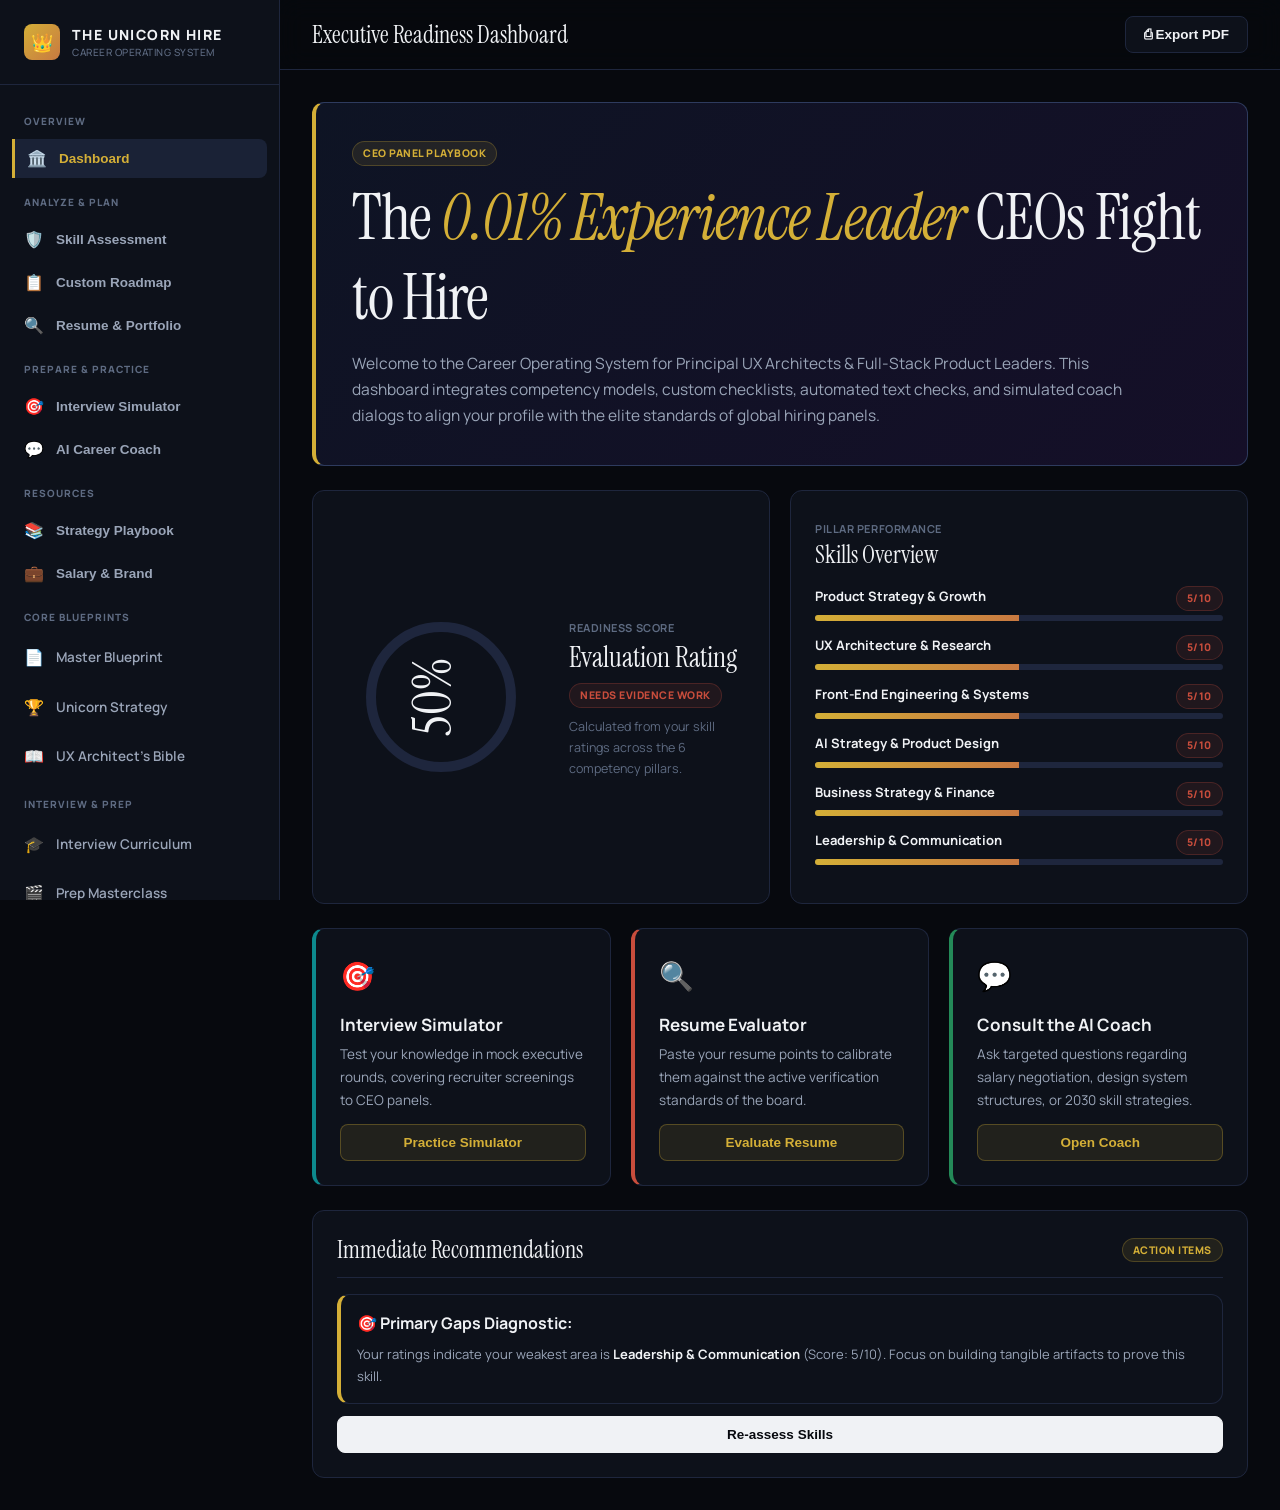
<file: index.html>
<!DOCTYPE html>
<html lang="en">
<head>
  <meta charset="UTF-8">
  <meta name="viewport" content="width=device-width, initial-scale=1.0">
  <meta name="description" content="The Principal UX Architect & Full-Stack Product Leader Career Operating System. Assess readiness, generate roadmaps, calibrate resumes, simulate interviews, and access executive mentorship.">
  <title>The Principal UX Architect Master Blueprint — Career Operating System</title>
  
  <!-- Premium Google Fonts -->
  <link href="https://fonts.googleapis.com/css2?family=Instrument+Serif:ital@0;1&family=Manrope:wght@300;400;500;600;700;800&family=DM+Mono:wght@400;500&display=swap" rel="stylesheet">
  
  <!-- Visual Stylesheet -->
  <link rel="stylesheet" href="index.css">
</head>
<body>

  <!-- Skip to main content for screen readers -->
  <a href="#main-content-panel" class="btn" style="position:absolute; top:-100px; left:16px; z-index:10000; transition:top 0.2s;" onfocus="this.style.top='16px'" onblur="this.style.top='-100px'">Skip to main content</a>

  <div class="app-container">
    
    <!-- LEFT SIDEBAR NAVIGATION -->
    <aside class="sidebar">
      <div class="sidebar-header">
        <div class="sidebar-brand">
          <div class="logo-icon">👑</div>
          <h2>
            The Unicorn Hire
            <span>Career Operating System</span>
          </h2>
        </div>
      </div>
      
      <nav class="sidebar-nav" aria-label="Main Navigation">
        <div class="nav-label">Overview</div>
        <button class="nav-item active" data-tab="dashboard" type="button">
          <span class="nav-icon">🏛️</span> Dashboard
        </button>
        
        <div class="nav-label">Analyze & Plan</div>
        <button class="nav-item" data-tab="skills" type="button">
          <span class="nav-icon">🛡️</span> Skill Assessment
        </button>
        <button class="nav-item" data-tab="roadmap" type="button">
          <span class="nav-icon">📋</span> Custom Roadmap
        </button>
        <button class="nav-item" data-tab="evaluators" type="button">
          <span class="nav-icon">🔍</span> Resume & Portfolio
        </button>
        
        <div class="nav-label">Prepare & Practice</div>
        <button class="nav-item" data-tab="simulator" type="button">
          <span class="nav-icon">🎯</span> Interview Simulator
        </button>
        <button class="nav-item" data-tab="coach" type="button">
          <span class="nav-icon">💬</span> AI Career Coach
        </button>
        
        <div class="nav-label">Resources</div>
        <button class="nav-item" data-tab="lead" type="button">
          <span class="nav-icon">📚</span> Strategy Playbook
        </button>
        <button class="nav-item" data-tab="market" type="button">
          <span class="nav-icon">💼</span> Salary & Brand
        </button>

        <div class="nav-label">Core Blueprints</div>
        <a class="nav-item" href="files/Principal_UX_Architect_Master_Blueprint.html" target="_blank" rel="noopener noreferrer">
          <span class="nav-icon">📄</span> Master Blueprint
        </a>
        <a class="nav-item" href="files/The_Unicorn_Hire_Master_Strategy.html" target="_blank" rel="noopener noreferrer">
          <span class="nav-icon">🏆</span> Unicorn Strategy
        </a>
        <a class="nav-item" href="files/ux-architects-bible.html" target="_blank" rel="noopener noreferrer">
          <span class="nav-icon">📖</span> UX Architect's Bible
        </a>

        <div class="nav-label">Interview & Prep</div>
        <a class="nav-item" href="files/Principal_UX_Architect_Interview_Curriculum.html" target="_blank" rel="noopener noreferrer">
          <span class="nav-icon">🎓</span> Interview Curriculum
        </a>
        <a class="nav-item" href="files/Interview_Preparation_Masterclass.html" target="_blank" rel="noopener noreferrer">
          <span class="nav-icon">🎬</span> Prep Masterclass
        </a>
        <a class="nav-item" href="files/Interview_Preparation_Plan.html" target="_blank" rel="noopener noreferrer">
          <span class="nav-icon">📅</span> Preparation Plan
        </a>
        <a class="nav-item" href="files/Interview_Learning_Material.html" target="_blank" rel="noopener noreferrer">
          <span class="nav-icon">📝</span> Interview Material
        </a>
        <a class="nav-item" href="files/Portfolio_Transformation_Plan.html" target="_blank" rel="noopener noreferrer">
          <span class="nav-icon">🎨</span> Portfolio Plan
        </a>
      </nav>
      
      <div class="sidebar-footer">
        <button class="btn btn-accent" id="theme-toggle" type="button">🌙 Dark Mode</button>
        <p style="font-size:10px; color:var(--text-muted); text-align:center;">Calibrated for L7/L8 Experience Levels · 2026</p>
      </div>
    </aside>

    <!-- MAIN INTERACTIVE SECTION -->
    <main class="main-content" id="main-content-panel">
      
      <!-- Top Sticky Navigation Header -->
      <header class="top-header">
        <button class="menu-toggle" type="button" aria-label="Toggle Navigation Menu">☰</button>
        <div class="top-header-title">
          <h3 id="view-header-title">Executive Readiness Dashboard</h3>
        </div>
        <div class="header-controls">
          <button class="btn" onclick="window.print()" type="button">⎙ Export PDF</button>
        </div>
      </header>

      <!-- View Panel Switcher -->
      <div class="view-panel">
        
        <!-- 1. DASHBOARD VIEW -->
        <section class="tab-view active" id="dashboard-view">
          <div class="card welcome-hero highlight-gold">
            <div class="badge badge-gold" style="margin-bottom: 12px;">CEO Panel Playbook</div>
            <h1 style="margin-bottom: 12px;">The <em>0.01% Experience Leader</em> CEOs Fight to Hire</h1>
            <p style="font-size: 15.5px; max-width: 780px;">Welcome to the Career Operating System for Principal UX Architects & Full-Stack Product Leaders. This dashboard integrates competency models, custom checklists, automated text checks, and simulated coach dialogs to align your profile with the elite standards of global hiring panels.</p>
          </div>

          <div class="grid grid-2" style="margin-bottom: 24px;">
            <!-- Readiness Circle Summary Card -->
            <div class="card" style="display: flex; align-items: center; gap: 24px;">
              <div class="readiness-ring-container">
                <svg width="160" height="160" class="progress-ring">
                  <circle cx="80" cy="80" r="70" stroke-width="10" fill="transparent" class="progress-ring-circle" />
                  <circle cx="80" cy="80" r="70" stroke-width="10" fill="transparent" stroke-linecap="round" class="progress-ring-circle-fill" id="dash-circle-fill" stroke="var(--gold)" />
                  <text x="80" y="90" text-anchor="middle" class="readiness-score-text" id="dash-score-number">50%</text>
                </svg>
              </div>
              <div>
                <span class="card-meta">Readiness Score</span>
                <h3 style="font-family: var(--font-serif); font-size: 28px; font-weight: 400; margin-bottom: 6px;">Evaluation Rating</h3>
                <div id="dash-band-label" style="margin-bottom: 8px;"></div>
                <p style="font-size:12.5px; max-width:240px; color:var(--text-muted);">Calculated from your skill ratings across the 6 competency pillars.</p>
              </div>
            </div>

            <!-- Pillar Progress Indicators -->
            <div class="card">
              <span class="card-meta">Pillar Performance</span>
              <h3 style="font-family: var(--font-serif); font-size: 24px; font-weight: 400; margin-bottom: 16px;">Skills Overview</h3>
              <div id="dash-pillar-bars">
                <!-- Injected via app.js -->
              </div>
            </div>
          </div>

          <div class="grid grid-3">
            <div class="card highlight-teal">
              <span class="card-icon">🎯</span>
              <h3 class="card-title">Interview Simulator</h3>
              <p style="margin-bottom:12px;">Test your knowledge in mock executive rounds, covering recruiter screenings to CEO panels.</p>
              <button class="btn btn-accent" onclick="document.querySelector('[data-tab=simulator]').click()" style="width:100%;">Practice Simulator</button>
            </div>
            <div class="card highlight-coral">
              <span class="card-icon">🔍</span>
              <h3 class="card-title">Resume Evaluator</h3>
              <p style="margin-bottom:12px;">Paste your resume points to calibrate them against the active verification standards of the board.</p>
              <button class="btn btn-accent" onclick="document.querySelector('[data-tab=evaluators]').click()" style="width:100%;">Evaluate Resume</button>
            </div>
            <div class="card highlight-emerald">
              <span class="card-icon">💬</span>
              <h3 class="card-title">Consult the AI Coach</h3>
              <p style="margin-bottom:12px;">Ask targeted questions regarding salary negotiation, design system structures, or 2030 skill strategies.</p>
              <button class="btn btn-accent" onclick="document.querySelector('[data-tab=coach]').click()" style="width:100%;">Open Coach</button>
            </div>
          </div>

          <div class="card" style="margin-top:24px;">
            <div style="display:flex; justify-content:space-between; align-items:center; border-bottom:1px solid var(--border); padding-bottom:12px; margin-bottom:16px;">
              <h3 style="font-family:var(--font-serif); font-size:24px; font-weight:400;">Immediate Recommendations</h3>
              <span class="badge badge-gold">Action Items</span>
            </div>
            <div id="dash-actions-list">
              <!-- Injected dynamically by app.js -->
            </div>
          </div>
        </section>

        <!-- 2. SKILL ASSESSMENT VIEW -->
        <section class="tab-view" id="skills-view">
          <div style="display:flex; justify-content:space-between; align-items:flex-start; margin-bottom:28px; gap: 20px; flex-wrap: wrap;">
            <div>
              <h2 style="margin-bottom:6px;">Competency Radar & Ratings</h2>
              <p>Self-assess your skill levels across the 6 core pillars. The chart will update in real-time to highlight gaps.</p>
            </div>
            <div class="card" style="padding:12px 20px; display:flex; align-items:center; gap:16px;">
              <div style="text-align:right;">
                <span class="card-meta" style="margin-bottom:0;">Core Average</span>
                <strong style="font-size:24px; color:var(--gold); display:block;" id="skills-score-val">50%</strong>
              </div>
              <div id="skills-band-badge"></div>
            </div>
          </div>

          <div style="display:grid; grid-template-columns: 1fr 380px; gap:24px; align-items:start;" class="playbook-layout">
            <!-- Left: Sliders Injected by app.js -->
            <div id="assessment-sliders" class="skill-sliders-list">
              <!-- Sliders will render here -->
            </div>
            <!-- Right: Interactive SVG Radar Graph -->
            <div class="radar-chart-container" style="position:sticky; top:96px;">
              <svg width="340" height="340" id="radar-svg" class="radar-chart">
                <!-- Rendered dynamically by app.js -->
              </svg>
            </div>
          </div>
        </section>

        <!-- 3. CUSTOM ROADMAP VIEW -->
        <section class="tab-view" id="roadmap-view">
          <div style="margin-bottom:28px;">
            <h2>Customized 90-365 Day Preparation Planner</h2>
            <p>Select your starting parameters to configure a concrete checklist for building portfolios, credentials, and brand presence.</p>
          </div>

          <div class="card" style="margin-bottom:24px; padding:20px;">
            <div class="grid grid-3">
              <div class="form-group">
                <label for="roadmap-level">Current Target Level</label>
                <select class="form-select" id="roadmap-level">
                  <option value="senior">Senior Architect (Figma to component coding focus)</option>
                  <option value="lead">Lead Product Architect (Operations & discovery focus)</option>
                  <option value="principal">Principal Leader / Associate Director (Strategy & board alignment)</option>
                </select>
              </div>
              <div class="form-group">
                <label for="roadmap-market">Target Market Geography</label>
                <select class="form-select" id="roadmap-market">
                  <option value="US">United States (Equity/SaaS focus)</option>
                  <option value="India">India (Startups/GCC Hubs focus)</option>
                  <option value="Europe">Europe / London (Corporate scale focus)</option>
                  <option value="Singapore">Singapore / SE Asia (Fintech focus)</option>
                </select>
              </div>
              <div class="form-group">
                <label for="roadmap-time">Preparation Timeline</label>
                <select class="form-select" id="roadmap-time">
                  <option value="30">30-Day Sprint (Immediate transition)</option>
                  <option value="90">90-Day Standard (Balanced build & search)</option>
                  <option value="180">180-Day Comprehensive (Skills + Branding)</option>
                </select>
              </div>
            </div>
            <button class="btn btn-primary" id="btn-generate-roadmap" style="margin-top:16px; width:100%;" type="button">Generate Plan & Milestones</button>
          </div>

          <!-- Dynamic Output area -->
          <div id="roadmap-output-timeline">
            <!-- Timeline checkboxes injected here -->
          </div>
        </section>

        <!-- 4. RESUME & PORTFOLIO EVALUATORS -->
        <section class="tab-view" id="evaluators-view">
          <div style="margin-bottom:28px;">
            <h2>ARCH & IMPACT Calibration Tools</h2>
            <p>Compare your text directly with calibrated benchmarks. Use the input checkers to verify you include quantitative proofs.</p>
          </div>

          <div class="grid grid-2" style="margin-bottom:32px;">
            <!-- Resume Evaluator Panel -->
            <div class="card highlight-gold">
              <div class="badge badge-gold" style="margin-bottom:12px;">Resume check</div>
              <h3 style="margin-bottom:8px;">ARCH Bullet Evaluator</h3>
              <p style="margin-bottom:16px; font-size:12.5px; color:var(--text-muted);">Enter a resume bullet point. We'll search for active verbs, metrics, and parameters.</p>
              
              <textarea class="text-area-input" id="eval-resume-input" placeholder="Example: Responsible for designing patient scheduler portal interfaces and adding styles to Figma button files."></textarea>
              <button class="btn btn-primary" id="btn-eval-resume" style="margin-top:12px; width:100%;" type="button">Check Resume Bullet</button>
              
              <div class="eval-results-panel" id="eval-resume-output" style="margin-top:20px;">
                <p style="font-size:13px; color:var(--text-muted); text-align:center; padding-top:40px;">Results will print here after analysis...</p>
              </div>
            </div>

            <!-- Portfolio Case Study Evaluator -->
            <div class="card highlight-teal">
              <div class="badge badge-teal" style="margin-bottom:12px;">Portfolio check</div>
              <h3 style="margin-bottom:8px;">IMPACT Structure Evaluator</h3>
              <p style="margin-bottom:16px; font-size:12.5px; color:var(--text-muted);">Paste your case study introduction/metadata. We'll check for the six phases of the IMPACT framework.</p>
              
              <textarea class="text-area-input" id="eval-portfolio-input" placeholder="Example: Redesigned patient scheduling flow. I did user interviews, drew sketches, built a Figma library, and engineers shipped it."></textarea>
              <button class="btn btn-primary" id="btn-eval-portfolio" style="margin-top:12px; width:100%;" type="button">Grade Case Study Structure</button>
              
              <div class="eval-results-panel" id="eval-portfolio-output" style="margin-top:20px;">
                <p style="font-size:13px; color:var(--text-muted); text-align:center; padding-top:40px;">Results will print here after analysis...</p>
              </div>
            </div>
          </div>

          <!-- Calibration Table and Guidelines -->
          <div class="card">
            <h3 style="font-family:var(--font-serif); font-size:24px; font-weight:400; margin-bottom:16px;">Resume Performance Calibration</h3>
            <div id="eval-resume-calibration">
              <!-- Calibrations list loaded from strategy_data.js -->
            </div>
          </div>
        </section>

        <!-- 5. INTERVIEW SIMULATOR -->
        <section class="tab-view" id="simulator-view">
          <div style="margin-bottom:28px;">
            <h2>CEO Panel Interview Simulator</h2>
            <p>Go round-by-round through the hiring process. Make choices and observe board feedback regarding red flags and metrics prioritization.</p>
          </div>

          <div class="card highlight-gold" style="min-height:360px; padding:32px; display:flex; flex-direction:column; justify-content:center;">
            <div id="sim-gameplay-area">
              <!-- Game states loaded dynamically -->
            </div>
          </div>
        </section>

        <!-- 6. AI CAREER COACH -->
        <section class="tab-view" id="coach-view">
          <div style="margin-bottom:20px;">
            <h2>Simulated Executive Coach Chat</h2>
            <p>Ground your preparation questions in the strategy playbook. Type custom questions or click quick-topic chips below.</p>
          </div>

          <div class="chat-container">
            <div class="chat-history" id="chat-history-box">
              <!-- Chat history logs -->
            </div>
            
            <div class="chat-suggestions" id="chat-chips-container">
              <!-- Suggestion chips injected by app.js -->
            </div>

            <div class="chat-input-bar">
              <input type="text" class="chat-input-field" id="chat-message-input" placeholder="Ask a question (e.g., How do I negotiate my L7 equity compensation?)..." aria-label="Chat input query">
              <button class="btn btn-primary" id="btn-send-chat" type="button" style="padding: 10px 24px;">Send</button>
            </div>
          </div>
        </section>

        <!-- 7. STRATEGY PLAYBOOK VIEW -->
        <section class="tab-view" id="lead-view">
          <div style="margin-bottom:28px;">
            <h2>The Principal UX Architect Master Strategy Playbook</h2>
            <p>Read the executive-level consulting findings that define the job requirements, competencies, and interview guidelines.</p>
          </div>

          <div class="playbook-layout">
            <!-- TOC Sidebar -->
            <nav class="playbook-toc" id="playbook-topics-list" aria-label="Playbook Chapters">
              <!-- TOC Links dynamically created -->
            </nav>
            <!-- Chapter content pane -->
            <div class="playbook-content-pane" id="playbook-content-body" aria-live="polite">
              <!-- Playbook text prints here -->
            </div>
          </div>
        </section>

        <!-- 8. SALARY & BRAND TRACKER HUB -->
        <section class="tab-view" id="market-view">
          <div style="margin-bottom:28px;">
            <h2>Salary Benchmark & Brand Influence Tracker</h2>
            <p>Compare executive salary scales and manage your external personal authority checkpoints.</p>
          </div>

          <div class="grid grid-2" style="margin-bottom:24px;">
            <!-- Salary Estimator -->
            <div class="card highlight-gold">
              <div class="badge badge-gold" style="margin-bottom:12px;">Compensation Calculator</div>
              <h3 style="margin-bottom:12px;">Salary Benchmark Engine</h3>
              
              <div class="form-group">
                <label for="calc-market">Target Market Region</label>
                <select class="form-select" id="calc-market">
                  <option value="US">United States (USD)</option>
                  <option value="India">India (INR)</option>
                  <option value="Europe">Europe / London (GBP/EUR)</option>
                </select>
              </div>

              <div class="form-group" style="margin-top:16px;">
                <div style="display:flex; justify-content:space-between; font-size:12.5px; font-weight:700;">
                  <label for="calc-seniority">Seniority Level</label>
                  <span id="calc-level-lbl" style="color:var(--gold);">Scroll to select</span>
                </div>
                <input type="range" class="slider-control" id="calc-seniority" min="1" max="4" value="2" style="margin-top:8px;">
                <div style="display:flex; justify-content:space-between; font-size:10px; color:var(--text-muted); margin-top:4px;">
                  <span>L6 Staff</span>
                  <span>L7 Principal</span>
                  <span>L8 Director</span>
                  <span>L9 VP/CXO</span>
                </div>
              </div>

              <div style="margin-top:24px; padding:16px; background:rgba(0,0,0,0.15); border-radius:var(--radius-sm);">
                <div style="display:flex; justify-content:space-between; margin-bottom:8px; font-size:13.5px;">
                  <span>Base Salary Estimate:</span>
                  <strong id="calc-base-text" style="color:var(--ink);">$0</strong>
                </div>
                <div style="display:flex; justify-content:space-between; font-size:13.5px;">
                  <span>Total Comp (Inc. Equity):</span>
                  <strong id="calc-total-text" style="color:var(--gold);">$0</strong>
                </div>
              </div>
            </div>

            <!-- Brand Tracker -->
            <div class="card highlight-teal">
              <div class="badge badge-teal" style="margin-bottom:12px;">Authority tracker</div>
              <div style="display:flex; justify-content:space-between; align-items:flex-start; margin-bottom:12px;">
                <h3>Personal Brand Authority</h3>
                <strong id="brand-authority-score" style="font-size:20px; color:var(--teal); font-family:var(--font-serif);">10/100</strong>
              </div>
              
              <div class="checklist-container">
                <label style="display:flex; align-items:center; gap:10px; font-size:13px; color:var(--text-secondary); cursor:pointer;">
                  <input type="checkbox" id="brand-li-post" style="accent-color:var(--gold);"> 
                  <span>Weekly LinkedIn Insight Postings (+20)</span>
                </label>
                <label style="display:flex; align-items:center; gap:10px; font-size:13px; color:var(--text-secondary); cursor:pointer; margin-top:8px;">
                  <input type="checkbox" id="brand-essay" style="accent-color:var(--gold);"> 
                  <span>Published Medium/Substack Essay (+20)</span>
                </label>
                <label style="display:flex; align-items:center; gap:10px; font-size:13px; color:var(--text-secondary); cursor:pointer; margin-top:8px;">
                  <input type="checkbox" id="brand-speak" style="accent-color:var(--gold);"> 
                  <span>Conference Speaking Slot Confirmed (+30)</span>
                </label>
                <label style="display:flex; align-items:center; gap:10px; font-size:13px; color:var(--text-secondary); cursor:pointer; margin-top:8px;">
                  <input type="checkbox" id="brand-oss" style="accent-color:var(--gold);"> 
                  <span>Contributed Component to Open Source (+20)</span>
                </label>
              </div>
            </div>
          </div>

          <!-- Mentorship Matching Container -->
          <div class="card" style="margin-bottom:24px;">
            <h3 style="font-family:var(--font-serif); font-size:24px; font-weight:400; margin-bottom:16px; border-bottom:1px solid var(--border); padding-bottom:8px;">Executive Mentorship Matching</h3>
            <div class="grid grid-2" id="brand-mentors-list">
              <!-- Injected dynamically by app.js -->
            </div>
          </div>

          <!-- Learning Tracker Container -->
          <div class="card">
            <h3 style="font-family:var(--font-serif); font-size:24px; font-weight:400; margin-bottom:16px; border-bottom:1px solid var(--border); padding-bottom:8px;">Reading List & Course Tracker</h3>
            <div id="brand-learning-list">
              <!-- Checklist populated by app.js -->
            </div>
          </div>
        </section>

      </div>
    </main>

  </div>

  <!-- MODALS CONTAINER -->
  <div class="modal" id="match-modal" role="dialog" aria-modal="true" aria-labelledby="modal-title">
    <div class="modal-content">
      <button class="modal-close-btn" data-close-modal aria-label="Close modal">×</button>
      <h3 id="modal-title" style="font-family:var(--font-serif); font-size:24px; font-weight:400; margin-bottom:12px; color:var(--gold);">Mentorship Connection Request</h3>
      <div id="match-modal-body">
        <!-- Message filled dynamically -->
      </div>
      <button class="btn btn-primary" data-close-modal style="margin-top:20px; width:100%;" type="button">Acknowledge</button>
    </div>
  </div>

  <!-- Core Scripts -->
  <script src="strategy_data.js"></script>
  <script src="app.js"></script>
</body>
</html>
</file>
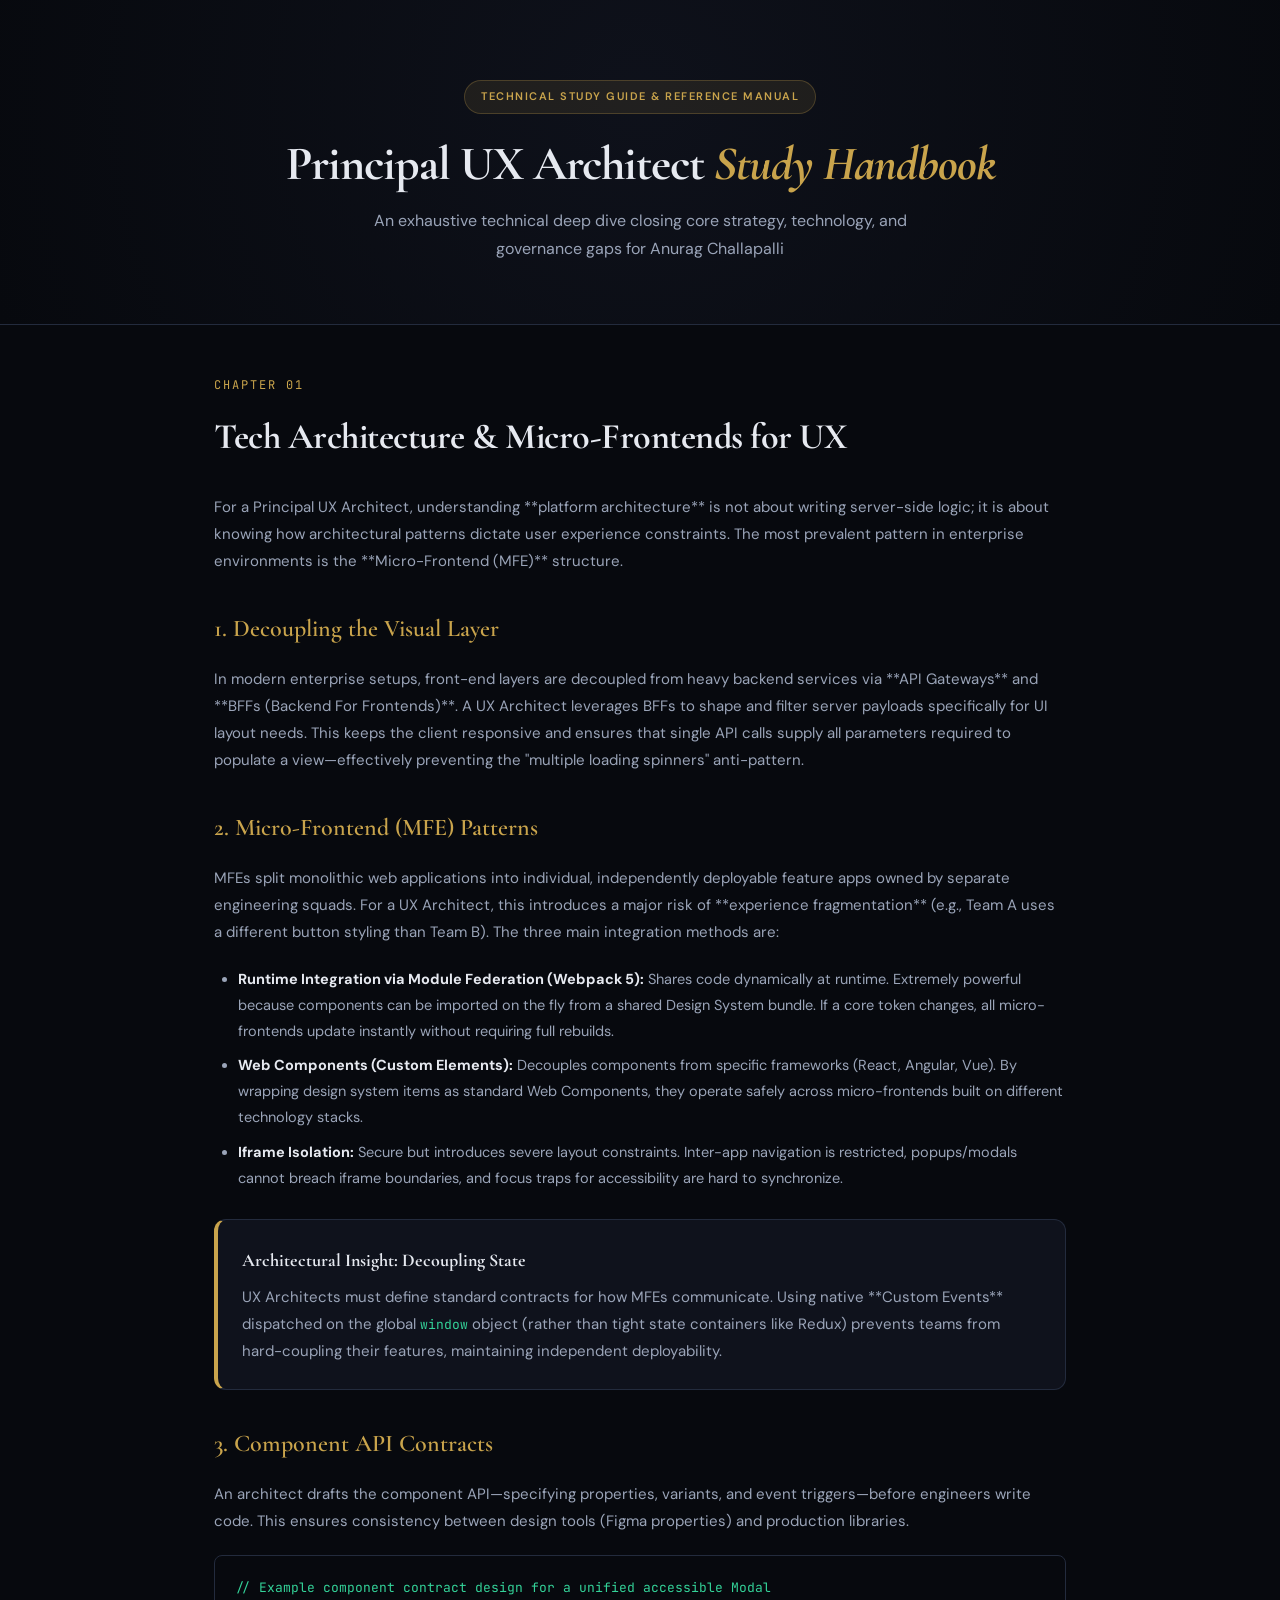
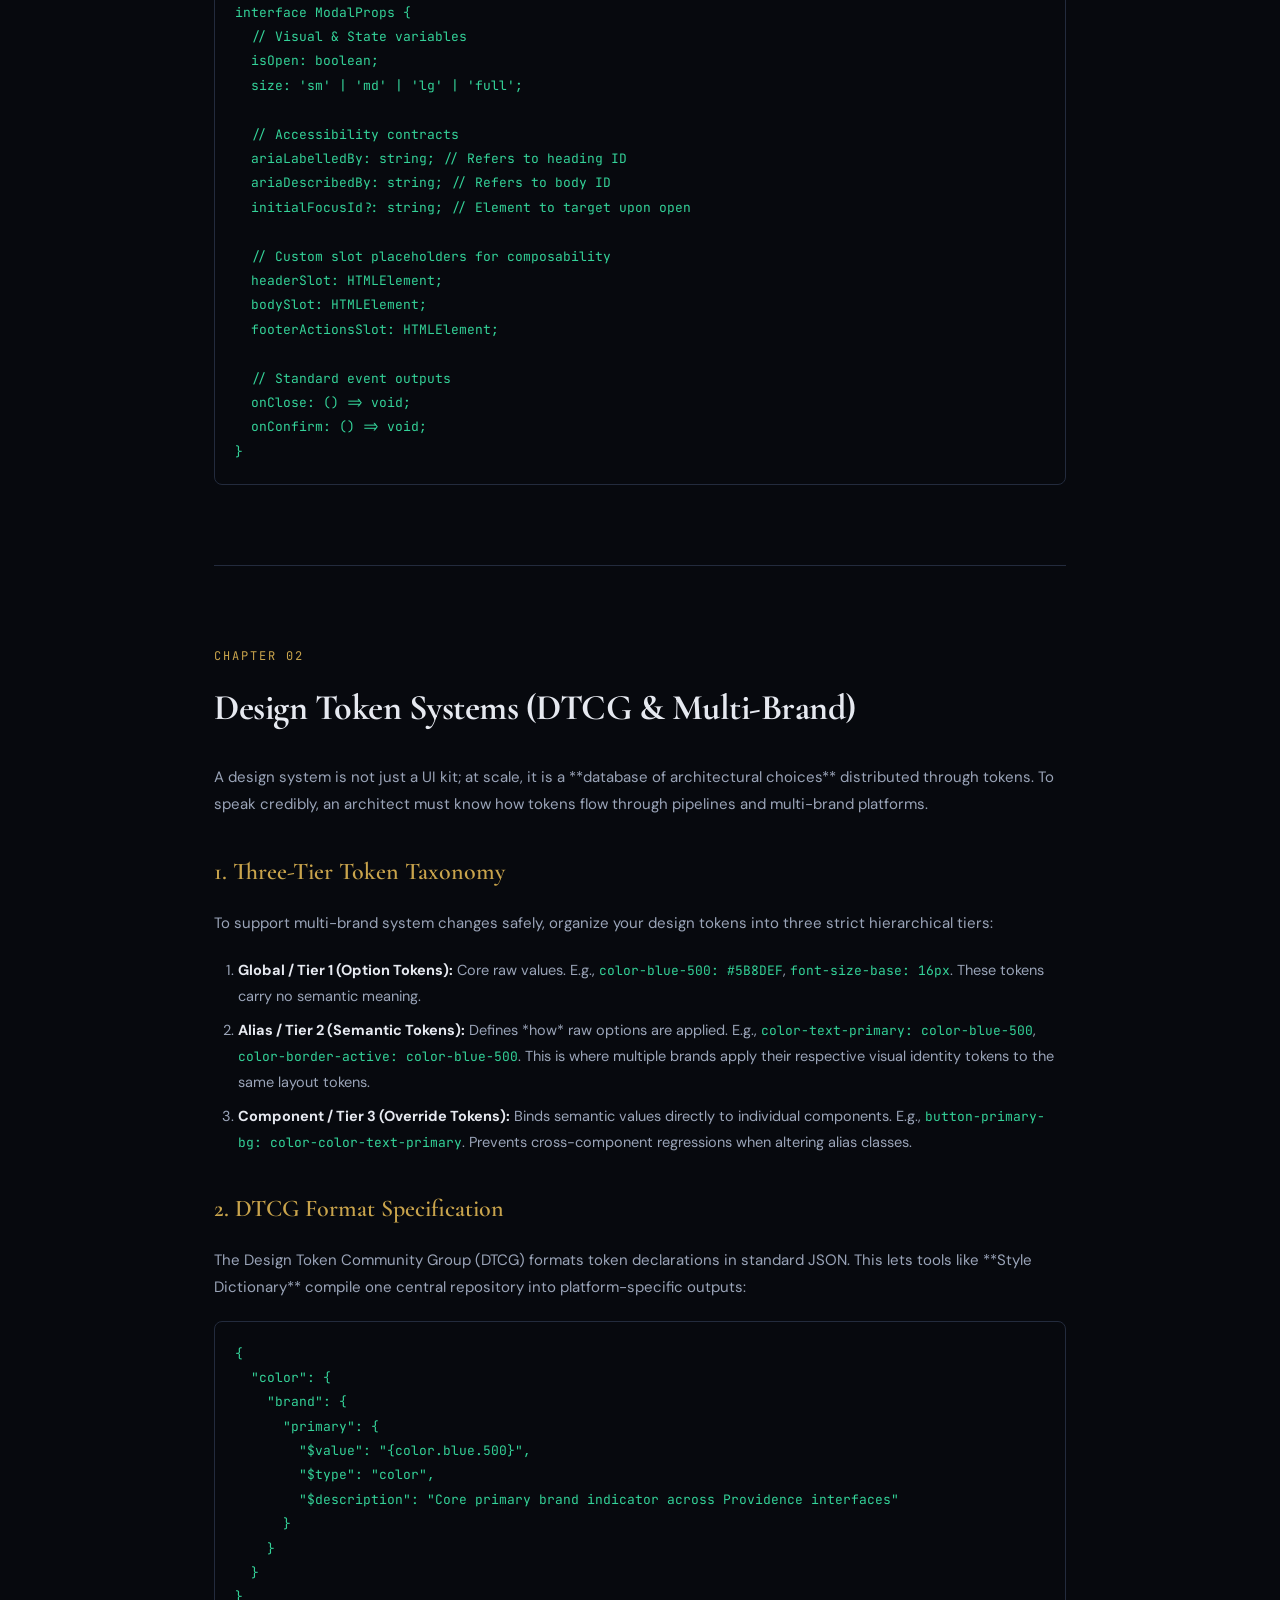
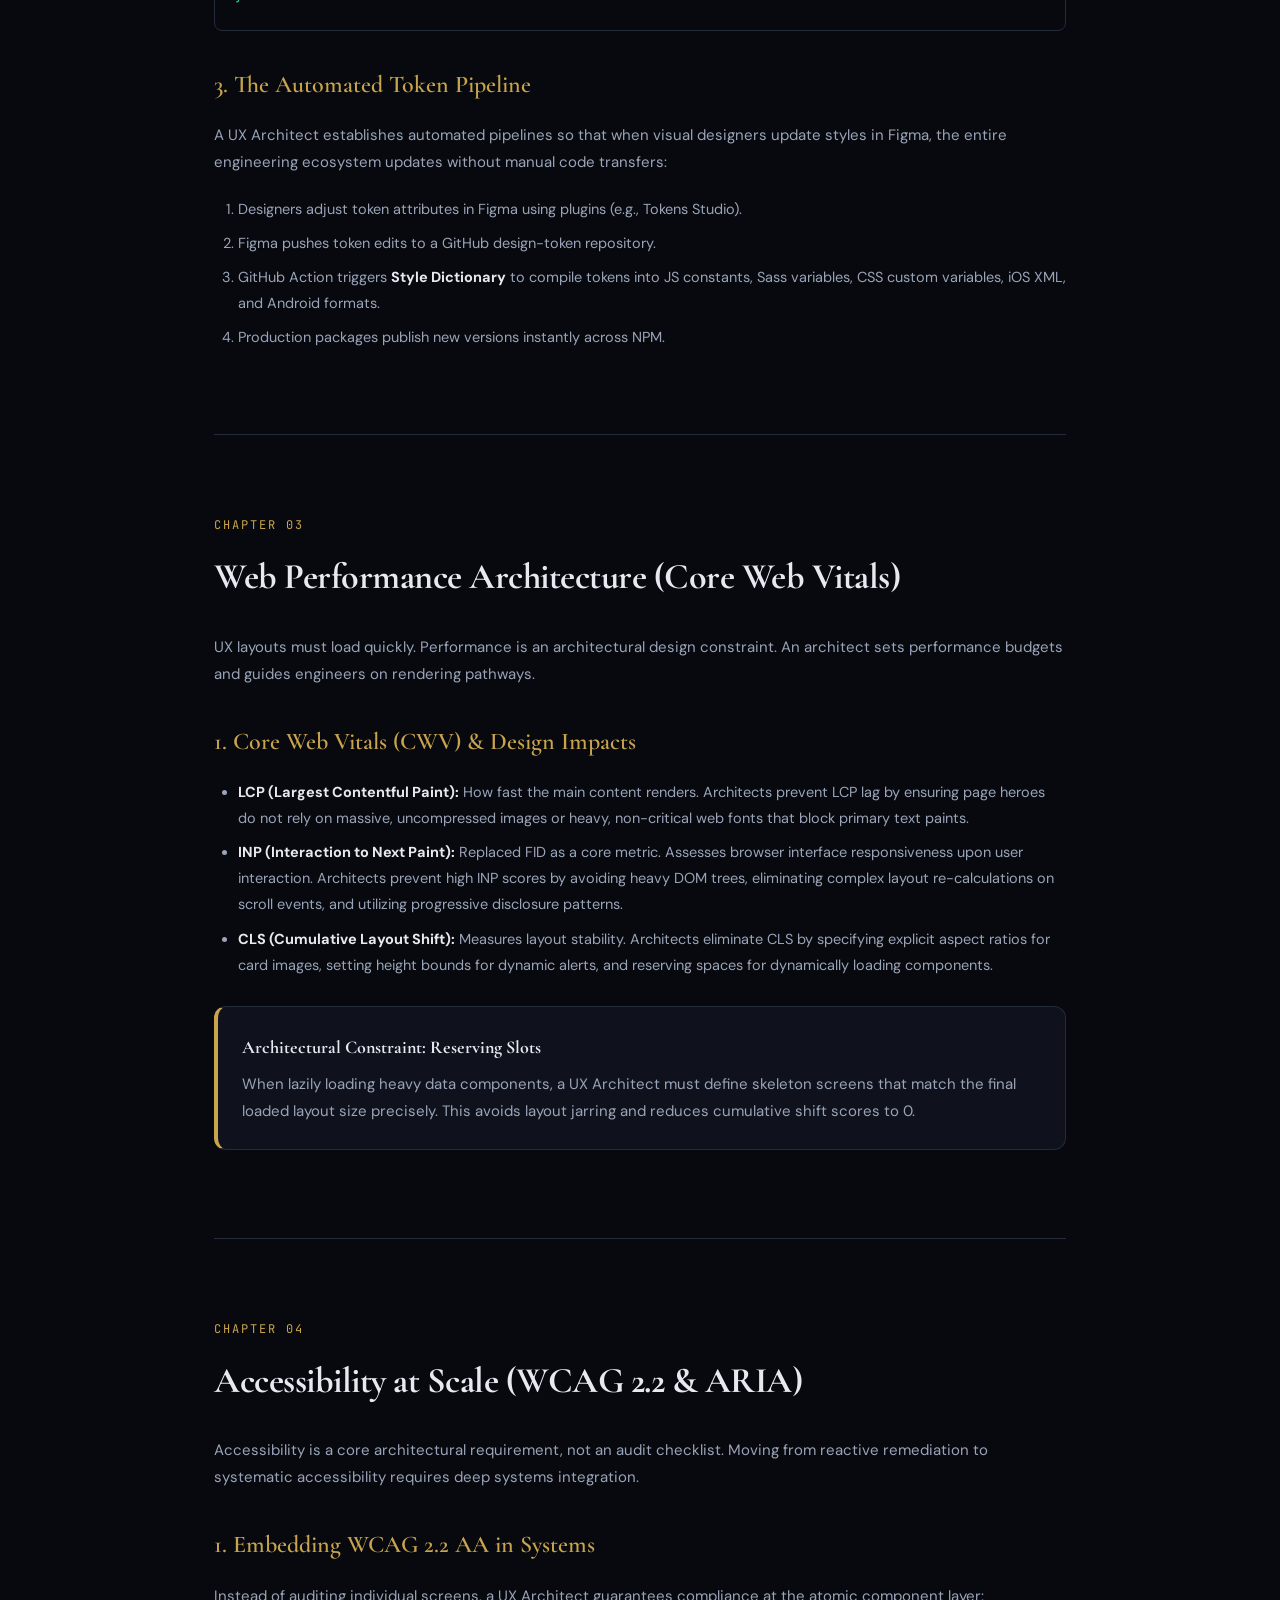
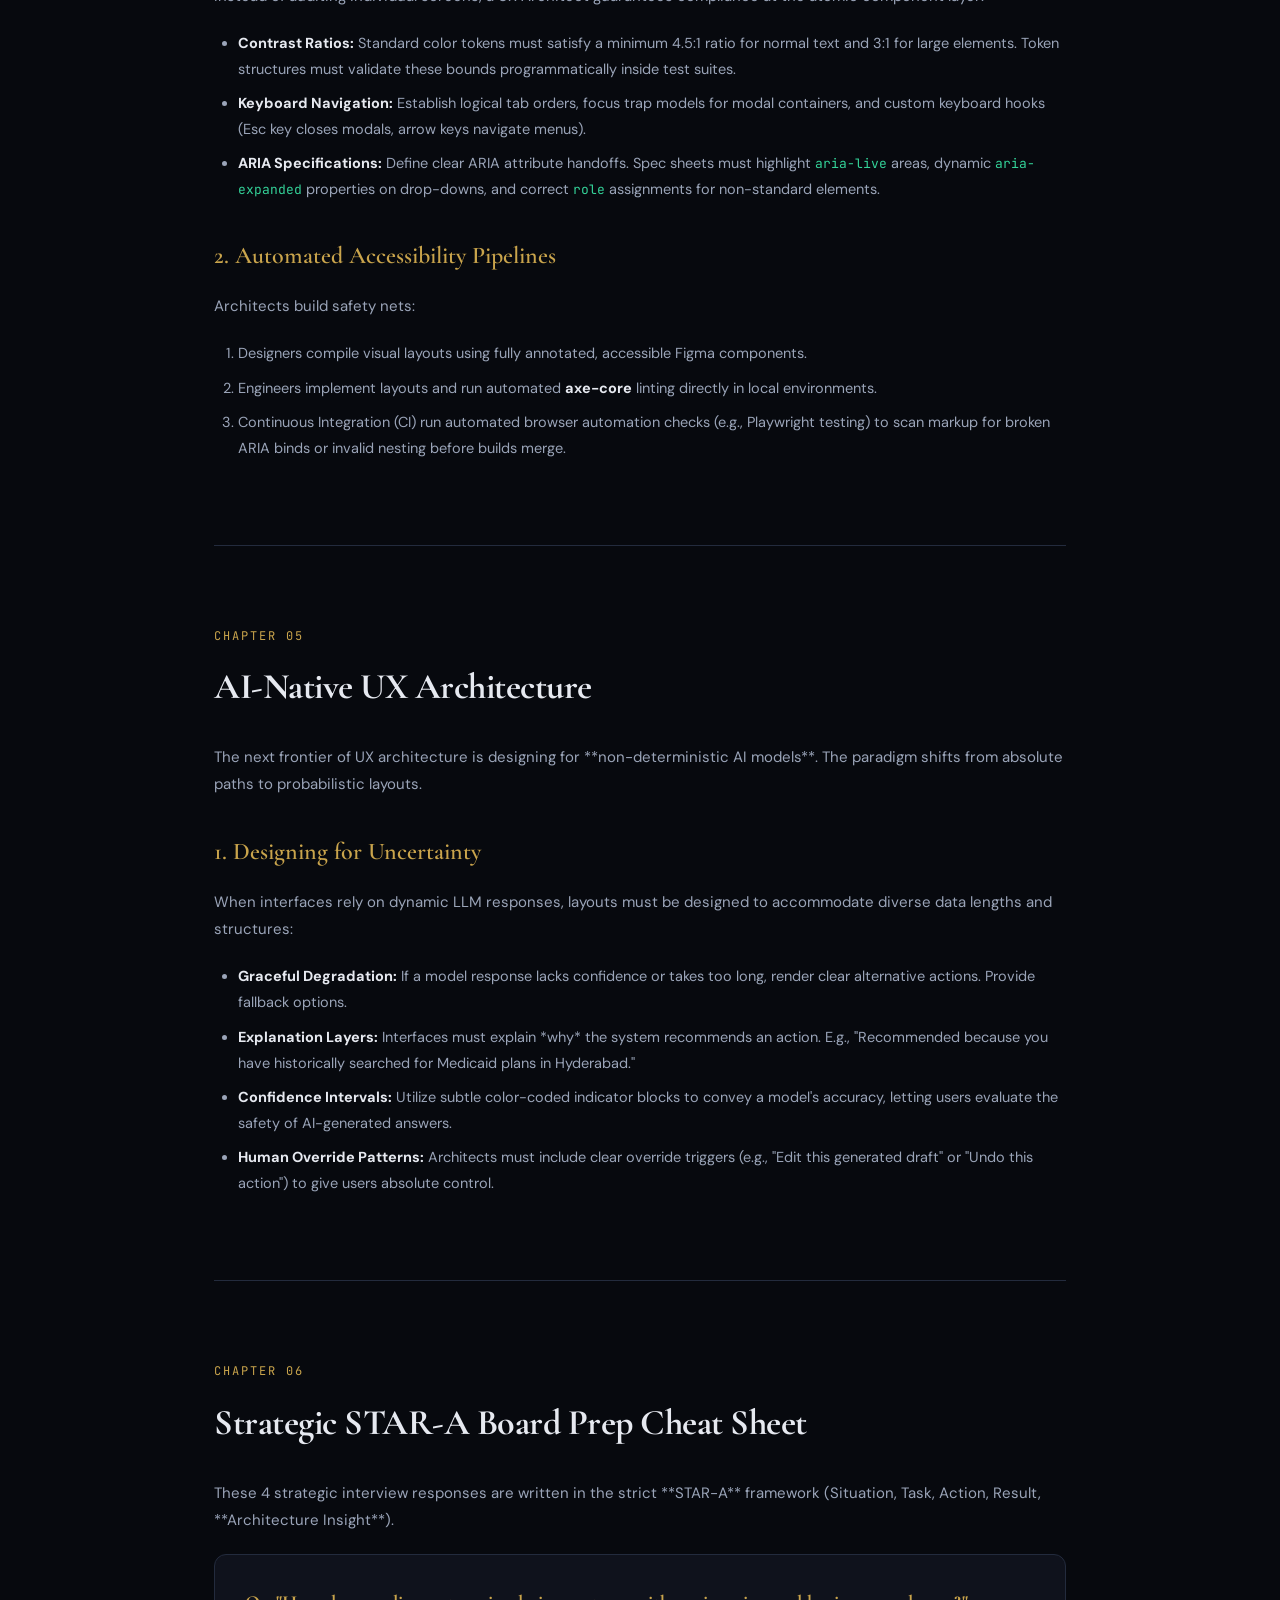
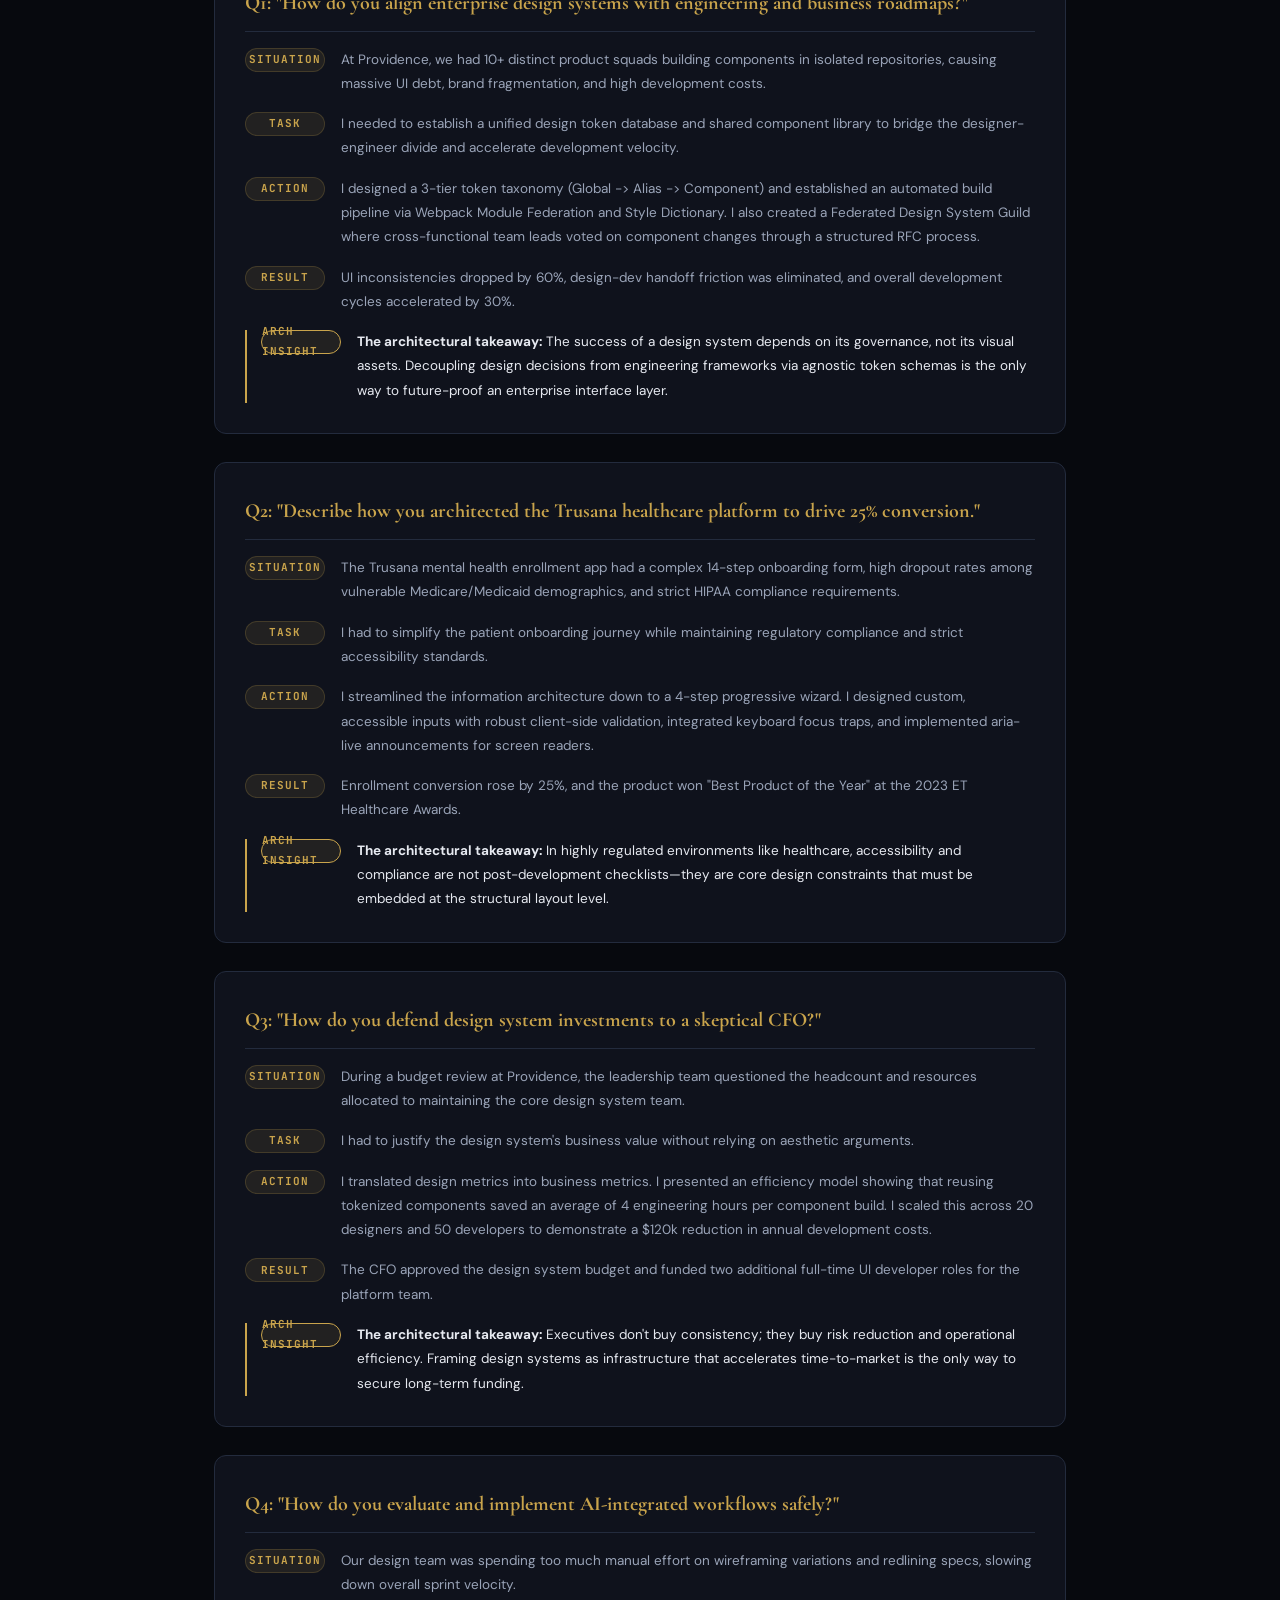
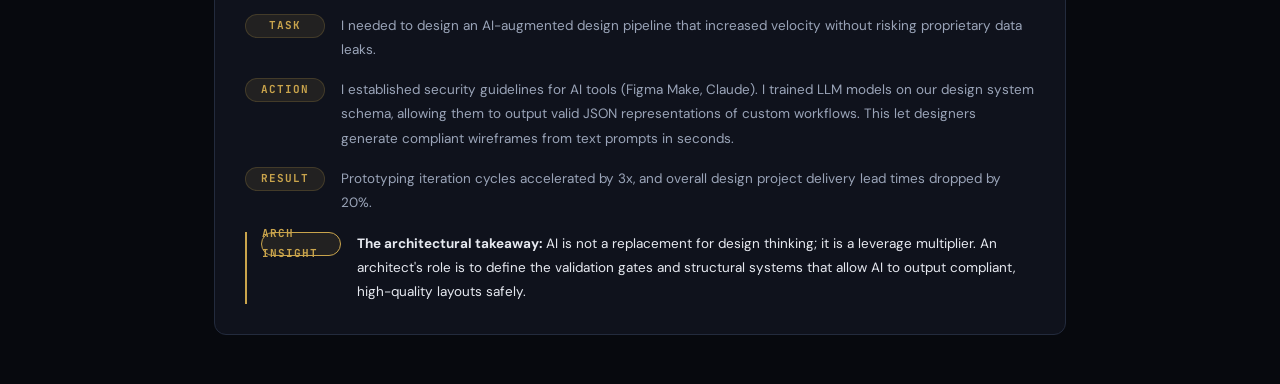
<file: files/Interview_Learning_Material.html>
<!DOCTYPE html>
<html lang="en">
<head>
  <meta charset="UTF-8">
  <meta name="viewport" content="width=device-width, initial-scale=1.0">
  <title>Principal UX Architect — Core Technical Study Guide</title>
  <link href="https://fonts.googleapis.com/css2?family=Cormorant+Garamond:ital,wght@0,500;0,700;1,400;1,600&family=DM+Sans:wght@300;400;500;600;700&family=JetBrains+Mono:wght@400;500&display=swap" rel="stylesheet">
  <style>
    :root {
      --bg: #07090E;
      --bg-card: #0F121C;
      --bg-el: #161A26;
      --border: #232B3D;
      --border-accent: #C9A44C;
      --text: #E6E9F0;
      --text-sec: #9AA4B8;
      --text-muted: #64708A;
      --gold: #C9A44C;
      --gold-soft: rgba(201,164,76,0.1);
      --emerald: #34D399;
      --emerald-soft: rgba(52,211,153,0.08);
      --radius: 12px;
      --font-serif: 'Cormorant Garamond', serif;
      --font-sans: 'DM Sans', sans-serif;
      --font-mono: 'JetBrains Mono', monospace;
      --transition: all 0.25s ease;
    }
    * { margin: 0; padding: 0; box-sizing: border-box; }
    body {
      font-family: var(--font-sans);
      background-color: var(--bg);
      color: var(--text);
      line-height: 1.8;
      overflow-x: hidden;
    }
    header {
      padding: 80px 24px 60px;
      background: radial-gradient(circle at 50% 30%, rgba(15, 18, 28, 0.9) 0%, rgba(7, 9, 14, 1) 100%);
      border-bottom: 1px solid var(--border);
      text-align: center;
      position: relative;
    }
    .header-container {
      max-width: 800px;
      margin: 0 auto;
    }
    .badge {
      display: inline-flex;
      align-items: center;
      gap: 6px;
      background: var(--gold-soft);
      border: 1px solid rgba(201, 164, 76, 0.25);
      border-radius: 100px;
      padding: 6px 16px;
      font-size: 11px;
      color: var(--gold);
      font-weight: 600;
      text-transform: uppercase;
      letter-spacing: 1.5px;
      margin-bottom: 24px;
    }
    h1 {
      font-family: var(--font-serif);
      font-size: 48px;
      font-weight: 700;
      line-height: 1.1;
      letter-spacing: -1px;
      margin-bottom: 16px;
    }
    h1 em { font-style: italic; color: var(--gold); }
    .subtitle {
      font-size: 16px;
      color: var(--text-sec);
      max-width: 600px;
      margin: 0 auto;
    }
    .container {
      max-width: 900px;
      margin: 50px auto;
      padding: 0 24px;
    }
    .chapter {
      margin-bottom: 80px;
      border-bottom: 1px solid var(--border);
      padding-bottom: 60px;
    }
    .chapter:last-child {
      border-bottom: none;
      padding-bottom: 0;
    }
    .chapter-num {
      font-family: var(--font-mono);
      font-size: 12px;
      color: var(--gold);
      text-transform: uppercase;
      letter-spacing: 2px;
      display: block;
      margin-bottom: 8px;
    }
    h2 {
      font-family: var(--font-serif);
      font-size: 36px;
      font-weight: 700;
      margin-bottom: 24px;
      letter-spacing: -0.5px;
    }
    h3 {
      font-family: var(--font-serif);
      font-size: 24px;
      font-weight: 600;
      margin: 32px 0 16px;
      color: var(--gold);
    }
    p {
      font-size: 15px;
      color: var(--text-sec);
      margin-bottom: 20px;
    }
    strong {
      color: var(--text);
    }
    ul, ol {
      margin-left: 24px;
      margin-bottom: 24px;
      color: var(--text-sec);
      font-size: 14.5px;
    }
    li {
      margin-bottom: 8px;
    }
    /* Info Box Callouts */
    .callout {
      background-color: var(--bg-card);
      border: 1px solid var(--border);
      border-left: 4px solid var(--gold);
      border-radius: var(--radius);
      padding: 24px;
      margin: 28px 0;
    }
    .callout-title {
      font-family: var(--font-serif);
      font-size: 18px;
      font-weight: 700;
      margin-bottom: 8px;
      color: var(--text);
    }
    /* Code Snippets */
    pre {
      background-color: rgba(7, 9, 14, 0.6);
      border: 1px solid var(--border);
      border-radius: 8px;
      padding: 20px;
      overflow-x: auto;
      margin: 20px 0;
    }
    code {
      font-family: var(--font-mono);
      font-size: 13px;
      color: var(--emerald);
    }
    /* STAR-A visual cards */
    .stara-card {
      background-color: var(--bg-card);
      border: 1px solid var(--border);
      border-radius: var(--radius);
      padding: 30px;
      margin-bottom: 28px;
    }
    .stara-card h4 {
      font-family: var(--font-serif);
      font-size: 20px;
      font-weight: 700;
      color: var(--gold);
      margin-bottom: 16px;
      border-bottom: 1px solid var(--border);
      padding-bottom: 10px;
    }
    .stara-item {
      margin-bottom: 16px;
      display: grid;
      grid-template-columns: 80px 1fr;
      gap: 16px;
    }
    .stara-item:last-child {
      margin-bottom: 0;
    }
    .stara-lbl {
      font-family: var(--font-mono);
      font-size: 11px;
      font-weight: 700;
      color: var(--gold);
      background-color: var(--gold-soft);
      border: 1px solid rgba(201, 164, 76, 0.2);
      border-radius: 100px;
      height: 24px;
      display: flex;
      align-items: center;
      justify-content: center;
      text-transform: uppercase;
      letter-spacing: 1px;
    }
    .stara-txt {
      font-size: 13.5px;
      color: var(--text-sec);
    }
    .stara-txt strong {
      color: var(--text);
    }
  </style>
</head>
<body>

  <header>
    <div class="header-container">
      <div class="badge">Technical Study Guide &amp; Reference Manual</div>
      <h1>Principal UX Architect <em>Study Handbook</em></h1>
      <p class="subtitle">An exhaustive technical deep dive closing core strategy, technology, and governance gaps for Anurag Challapalli</p>
    </div>
  </header>

  <div class="container">

    <!-- ============ CHAPTER 1 ============ -->
    <article class="chapter" id="ch1">
      <span class="chapter-num">CHAPTER 01</span>
      <h2>Tech Architecture &amp; Micro-Frontends for UX</h2>
      <p>
        For a Principal UX Architect, understanding **platform architecture** is not about writing server-side logic; it is about knowing how architectural patterns dictate user experience constraints. The most prevalent pattern in enterprise environments is the **Micro-Frontend (MFE)** structure.
      </p>
      
      <h3>1. Decoupling the Visual Layer</h3>
      <p>
        In modern enterprise setups, front-end layers are decoupled from heavy backend services via **API Gateways** and **BFFs (Backend For Frontends)**. A UX Architect leverages BFFs to shape and filter server payloads specifically for UI layout needs. This keeps the client responsive and ensures that single API calls supply all parameters required to populate a view—effectively preventing the "multiple loading spinners" anti-pattern.
      </p>

      <h3>2. Micro-Frontend (MFE) Patterns</h3>
      <p>
        MFEs split monolithic web applications into individual, independently deployable feature apps owned by separate engineering squads. For a UX Architect, this introduces a major risk of **experience fragmentation** (e.g., Team A uses a different button styling than Team B). The three main integration methods are:
      </p>
      <ul>
        <li><strong>Runtime Integration via Module Federation (Webpack 5):</strong> Shares code dynamically at runtime. Extremely powerful because components can be imported on the fly from a shared Design System bundle. If a core token changes, all micro-frontends update instantly without requiring full rebuilds.</li>
        <li><strong>Web Components (Custom Elements):</strong> Decouples components from specific frameworks (React, Angular, Vue). By wrapping design system items as standard Web Components, they operate safely across micro-frontends built on different technology stacks.</li>
        <li><strong>Iframe Isolation:</strong> Secure but introduces severe layout constraints. Inter-app navigation is restricted, popups/modals cannot breach iframe boundaries, and focus traps for accessibility are hard to synchronize.</li>
      </ul>

      <div class="callout">
        <div class="callout-title">Architectural Insight: Decoupling State</div>
        <p style="margin-bottom:0">
          UX Architects must define standard contracts for how MFEs communicate. Using native **Custom Events** dispatched on the global <code>window</code> object (rather than tight state containers like Redux) prevents teams from hard-coupling their features, maintaining independent deployability.
        </p>
      </div>

      <h3>3. Component API Contracts</h3>
      <p>
        An architect drafts the component API—specifying properties, variants, and event triggers—before engineers write code. This ensures consistency between design tools (Figma properties) and production libraries.
      </p>
      
      <pre><code>// Example component contract design for a unified accessible Modal
interface ModalProps {
  // Visual & State variables
  isOpen: boolean;
  size: 'sm' | 'md' | 'lg' | 'full';
  
  // Accessibility contracts
  ariaLabelledBy: string; // Refers to heading ID
  ariaDescribedBy: string; // Refers to body ID
  initialFocusId?: string; // Element to target upon open
  
  // Custom slot placeholders for composability
  headerSlot: HTMLElement;
  bodySlot: HTMLElement;
  footerActionsSlot: HTMLElement;
  
  // Standard event outputs
  onClose: () => void;
  onConfirm: () => void;
}</code></pre>
    </article>

    <!-- ============ CHAPTER 2 ============ -->
    <article class="chapter" id="ch2">
      <span class="chapter-num">CHAPTER 02</span>
      <h2>Design Token Systems (DTCG &amp; Multi-Brand)</h2>
      <p>
        A design system is not just a UI kit; at scale, it is a **database of architectural choices** distributed through tokens. To speak credibly, an architect must know how tokens flow through pipelines and multi-brand platforms.
      </p>

      <h3>1. Three-Tier Token Taxonomy</h3>
      <p>
        To support multi-brand system changes safely, organize your design tokens into three strict hierarchical tiers:
      </p>
      <ol>
        <li><strong>Global / Tier 1 (Option Tokens):</strong> Core raw values. E.g., <code>color-blue-500: #5B8DEF</code>, <code>font-size-base: 16px</code>. These tokens carry no semantic meaning.</li>
        <li><strong>Alias / Tier 2 (Semantic Tokens):</strong> Defines *how* raw options are applied. E.g., <code>color-text-primary: color-blue-500</code>, <code>color-border-active: color-blue-500</code>. This is where multiple brands apply their respective visual identity tokens to the same layout tokens.</li>
        <li><strong>Component / Tier 3 (Override Tokens):</strong> Binds semantic values directly to individual components. E.g., <code>button-primary-bg: color-color-text-primary</code>. Prevents cross-component regressions when altering alias classes.</li>
      </ol>

      <h3>2. DTCG Format Specification</h3>
      <p>
        The Design Token Community Group (DTCG) formats token declarations in standard JSON. This lets tools like **Style Dictionary** compile one central repository into platform-specific outputs:
      </p>
      <pre><code>{
  "color": {
    "brand": {
      "primary": {
        "$value": "{color.blue.500}",
        "$type": "color",
        "$description": "Core primary brand indicator across Providence interfaces"
      }
    }
  }
}</code></pre>

      <h3>3. The Automated Token Pipeline</h3>
      <p>
        A UX Architect establishes automated pipelines so that when visual designers update styles in Figma, the entire engineering ecosystem updates without manual code transfers:
      </p>
      <ol>
        <li>Designers adjust token attributes in Figma using plugins (e.g., Tokens Studio).</li>
        <li>Figma pushes token edits to a GitHub design-token repository.</li>
        <li>GitHub Action triggers <strong>Style Dictionary</strong> to compile tokens into JS constants, Sass variables, CSS custom variables, iOS XML, and Android formats.</li>
        <li>Production packages publish new versions instantly across NPM.</li>
      </ol>
    </article>

    <!-- ============ CHAPTER 3 ============ -->
    <article class="chapter" id="ch3">
      <span class="chapter-num">CHAPTER 03</span>
      <h2>Web Performance Architecture (Core Web Vitals)</h2>
      <p>
        UX layouts must load quickly. Performance is an architectural design constraint. An architect sets performance budgets and guides engineers on rendering pathways.
      </p>

      <h3>1. Core Web Vitals (CWV) &amp; Design Impacts</h3>
      <ul>
        <li><strong>LCP (Largest Contentful Paint):</strong> How fast the main content renders. Architects prevent LCP lag by ensuring page heroes do not rely on massive, uncompressed images or heavy, non-critical web fonts that block primary text paints.</li>
        <li><strong>INP (Interaction to Next Paint):</strong> Replaced FID as a core metric. Assesses browser interface responsiveness upon user interaction. Architects prevent high INP scores by avoiding heavy DOM trees, eliminating complex layout re-calculations on scroll events, and utilizing progressive disclosure patterns.</li>
        <li><strong>CLS (Cumulative Layout Shift):</strong> Measures layout stability. Architects eliminate CLS by specifying explicit aspect ratios for card images, setting height bounds for dynamic alerts, and reserving spaces for dynamically loading components.</li>
      </ul>

      <div class="callout">
        <div class="callout-title">Architectural Constraint: Reserving Slots</div>
        <p style="margin-bottom:0">
          When lazily loading heavy data components, a UX Architect must define skeleton screens that match the final loaded layout size precisely. This avoids layout jarring and reduces cumulative shift scores to 0.
        </p>
      </div>
    </article>

    <!-- ============ CHAPTER 4 ============ -->
    <article class="chapter" id="ch4">
      <span class="chapter-num">CHAPTER 04</span>
      <h2>Accessibility at Scale (WCAG 2.2 &amp; ARIA)</h2>
      <p>
        Accessibility is a core architectural requirement, not an audit checklist. Moving from reactive remediation to systematic accessibility requires deep systems integration.
      </p>

      <h3>1. Embedding WCAG 2.2 AA in Systems</h3>
      <p>
        Instead of auditing individual screens, a UX Architect guarantees compliance at the atomic component layer:
      </p>
      <ul>
        <li><strong>Contrast Ratios:</strong> Standard color tokens must satisfy a minimum 4.5:1 ratio for normal text and 3:1 for large elements. Token structures must validate these bounds programmatically inside test suites.</li>
        <li><strong>Keyboard Navigation:</strong> Establish logical tab orders, focus trap models for modal containers, and custom keyboard hooks (Esc key closes modals, arrow keys navigate menus).</li>
        <li><strong>ARIA Specifications:</strong> Define clear ARIA attribute handoffs. Spec sheets must highlight <code>aria-live</code> areas, dynamic <code>aria-expanded</code> properties on drop-downs, and correct <code>role</code> assignments for non-standard elements.</li>
      </ul>

      <h3>2. Automated Accessibility Pipelines</h3>
      <p>
        Architects build safety nets:
      </p>
      <ol>
        <li>Designers compile visual layouts using fully annotated, accessible Figma components.</li>
        <li>Engineers implement layouts and run automated <strong>axe-core</strong> linting directly in local environments.</li>
        <li>Continuous Integration (CI) run automated browser automation checks (e.g., Playwright testing) to scan markup for broken ARIA binds or invalid nesting before builds merge.</li>
      </ol>
    </article>

    <!-- ============ CHAPTER 5 ============ -->
    <article class="chapter" id="ch5">
      <span class="chapter-num">CHAPTER 05</span>
      <h2>AI-Native UX Architecture</h2>
      <p>
        The next frontier of UX architecture is designing for **non-deterministic AI models**. The paradigm shifts from absolute paths to probabilistic layouts.
      </p>

      <h3>1. Designing for Uncertainty</h3>
      <p>
        When interfaces rely on dynamic LLM responses, layouts must be designed to accommodate diverse data lengths and structures:
      </p>
      <ul>
        <li><strong>Graceful Degradation:</strong> If a model response lacks confidence or takes too long, render clear alternative actions. Provide fallback options.</li>
        <li><strong>Explanation Layers:</strong> Interfaces must explain *why* the system recommends an action. E.g., "Recommended because you have historically searched for Medicaid plans in Hyderabad."</li>
        <li><strong>Confidence Intervals:</strong> Utilize subtle color-coded indicator blocks to convey a model's accuracy, letting users evaluate the safety of AI-generated answers.</li>
        <li><strong>Human Override Patterns:</strong> Architects must include clear override triggers (e.g., "Edit this generated draft" or "Undo this action") to give users absolute control.</li>
      </ul>
    </article>

    <!-- ============ CHAPTER 6 ============ -->
    <article class="chapter" id="ch6">
      <span class="chapter-num">CHAPTER 06</span>
      <h2>Strategic STAR-A Board Prep Cheat Sheet</h2>
      <p>
        These 4 strategic interview responses are written in the strict **STAR-A** framework (Situation, Task, Action, Result, **Architecture Insight**).
      </p>

      <!-- STAR-A Question 1 -->
      <div class="stara-card">
        <h4>Q1: "How do you align enterprise design systems with engineering and business roadmaps?"</h4>
        <div class="stara-item">
          <div class="stara-lbl">Situation</div>
          <div class="stara-txt">
            At Providence, we had 10+ distinct product squads building components in isolated repositories, causing massive UI debt, brand fragmentation, and high development costs.
          </div>
        </div>
        <div class="stara-item">
          <div class="stara-lbl">Task</div>
          <div class="stara-txt">
            I needed to establish a unified design token database and shared component library to bridge the designer-engineer divide and accelerate development velocity.
          </div>
        </div>
        <div class="stara-item">
          <div class="stara-lbl">Action</div>
          <div class="stara-txt">
            I designed a 3-tier token taxonomy (Global -> Alias -> Component) and established an automated build pipeline via Webpack Module Federation and Style Dictionary. I also created a Federated Design System Guild where cross-functional team leads voted on component changes through a structured RFC process.
          </div>
        </div>
        <div class="stara-item">
          <div class="stara-lbl">Result</div>
          <div class="stara-txt">
            UI inconsistencies dropped by 60%, design-dev handoff friction was eliminated, and overall development cycles accelerated by 30%.
          </div>
        </div>
        <div class="stara-item" style="border-left: 2px solid var(--gold); padding-left: 14px;">
          <div class="stara-lbl" style="background-color: var(--gold-soft); border-color: var(--gold)">Arch Insight</div>
          <div class="stara-txt" style="color: var(--text)">
            <strong>The architectural takeaway:</strong> The success of a design system depends on its governance, not its visual assets. Decoupling design decisions from engineering frameworks via agnostic token schemas is the only way to future-proof an enterprise interface layer.
          </div>
        </div>
      </div>

      <!-- STAR-A Question 2 -->
      <div class="stara-card">
        <h4>Q2: "Describe how you architected the Trusana healthcare platform to drive 25% conversion."</h4>
        <div class="stara-item">
          <div class="stara-lbl">Situation</div>
          <div class="stara-txt">
            The Trusana mental health enrollment app had a complex 14-step onboarding form, high dropout rates among vulnerable Medicare/Medicaid demographics, and strict HIPAA compliance requirements.
          </div>
        </div>
        <div class="stara-item">
          <div class="stara-lbl">Task</div>
          <div class="stara-txt">
            I had to simplify the patient onboarding journey while maintaining regulatory compliance and strict accessibility standards.
          </div>
        </div>
        <div class="stara-item">
          <div class="stara-lbl">Action</div>
          <div class="stara-txt">
            I streamlined the information architecture down to a 4-step progressive wizard. I designed custom, accessible inputs with robust client-side validation, integrated keyboard focus traps, and implemented aria-live announcements for screen readers.
          </div>
        </div>
        <div class="stara-item">
          <div class="stara-lbl">Result</div>
          <div class="stara-txt">
            Enrollment conversion rose by 25%, and the product won "Best Product of the Year" at the 2023 ET Healthcare Awards.
          </div>
        </div>
        <div class="stara-item" style="border-left: 2px solid var(--gold); padding-left: 14px;">
          <div class="stara-lbl" style="background-color: var(--gold-soft); border-color: var(--gold)">Arch Insight</div>
          <div class="stara-txt" style="color: var(--text)">
            <strong>The architectural takeaway:</strong> In highly regulated environments like healthcare, accessibility and compliance are not post-development checklists—they are core design constraints that must be embedded at the structural layout level.
          </div>
        </div>
      </div>

      <!-- STAR-A Question 3 -->
      <div class="stara-card">
        <h4>Q3: "How do you defend design system investments to a skeptical CFO?"</h4>
        <div class="stara-item">
          <div class="stara-lbl">Situation</div>
          <div class="stara-txt">
            During a budget review at Providence, the leadership team questioned the headcount and resources allocated to maintaining the core design system team.
          </div>
        </div>
        <div class="stara-item">
          <div class="stara-lbl">Task</div>
          <div class="stara-txt">
            I had to justify the design system's business value without relying on aesthetic arguments.
          </div>
        </div>
        <div class="stara-item">
          <div class="stara-lbl">Action</div>
          <div class="stara-txt">
            I translated design metrics into business metrics. I presented an efficiency model showing that reusing tokenized components saved an average of 4 engineering hours per component build. I scaled this across 20 designers and 50 developers to demonstrate a $120k reduction in annual development costs.
          </div>
        </div>
        <div class="stara-item">
          <div class="stara-lbl">Result</div>
          <div class="stara-txt">
            The CFO approved the design system budget and funded two additional full-time UI developer roles for the platform team.
          </div>
        </div>
        <div class="stara-item" style="border-left: 2px solid var(--gold); padding-left: 14px;">
          <div class="stara-lbl" style="background-color: var(--gold-soft); border-color: var(--gold)">Arch Insight</div>
          <div class="stara-txt" style="color: var(--text)">
            <strong>The architectural takeaway:</strong> Executives don't buy consistency; they buy risk reduction and operational efficiency. Framing design systems as infrastructure that accelerates time-to-market is the only way to secure long-term funding.
          </div>
        </div>
      </div>

      <!-- STAR-A Question 4 -->
      <div class="stara-card">
        <h4>Q4: "How do you evaluate and implement AI-integrated workflows safely?"</h4>
        <div class="stara-item">
          <div class="stara-lbl">Situation</div>
          <div class="stara-txt">
            Our design team was spending too much manual effort on wireframing variations and redlining specs, slowing down overall sprint velocity.
          </div>
        </div>
        <div class="stara-item">
          <div class="stara-lbl">Task</div>
          <div class="stara-txt">
            I needed to design an AI-augmented design pipeline that increased velocity without risking proprietary data leaks.
          </div>
        </div>
        <div class="stara-item">
          <div class="stara-lbl">Action</div>
          <div class="stara-txt">
            I established security guidelines for AI tools (Figma Make, Claude). I trained LLM models on our design system schema, allowing them to output valid JSON representations of custom workflows. This let designers generate compliant wireframes from text prompts in seconds.
          </div>
        </div>
        <div class="stara-item">
          <div class="stara-lbl">Result</div>
          <div class="stara-txt">
            Prototyping iteration cycles accelerated by 3x, and overall design project delivery lead times dropped by 20%.
          </div>
        </div>
        <div class="stara-item" style="border-left: 2px solid var(--gold); padding-left: 14px;">
          <div class="stara-lbl" style="background-color: var(--gold-soft); border-color: var(--gold)">Arch Insight</div>
          <div class="stara-txt" style="color: var(--text)">
            <strong>The architectural takeaway:</strong> AI is not a replacement for design thinking; it is a leverage multiplier. An architect's role is to define the validation gates and structural systems that allow AI to output compliant, high-quality layouts safely.
          </div>
        </div>
      </div>

    </article>

  </div>

</body>
</html>
</file>
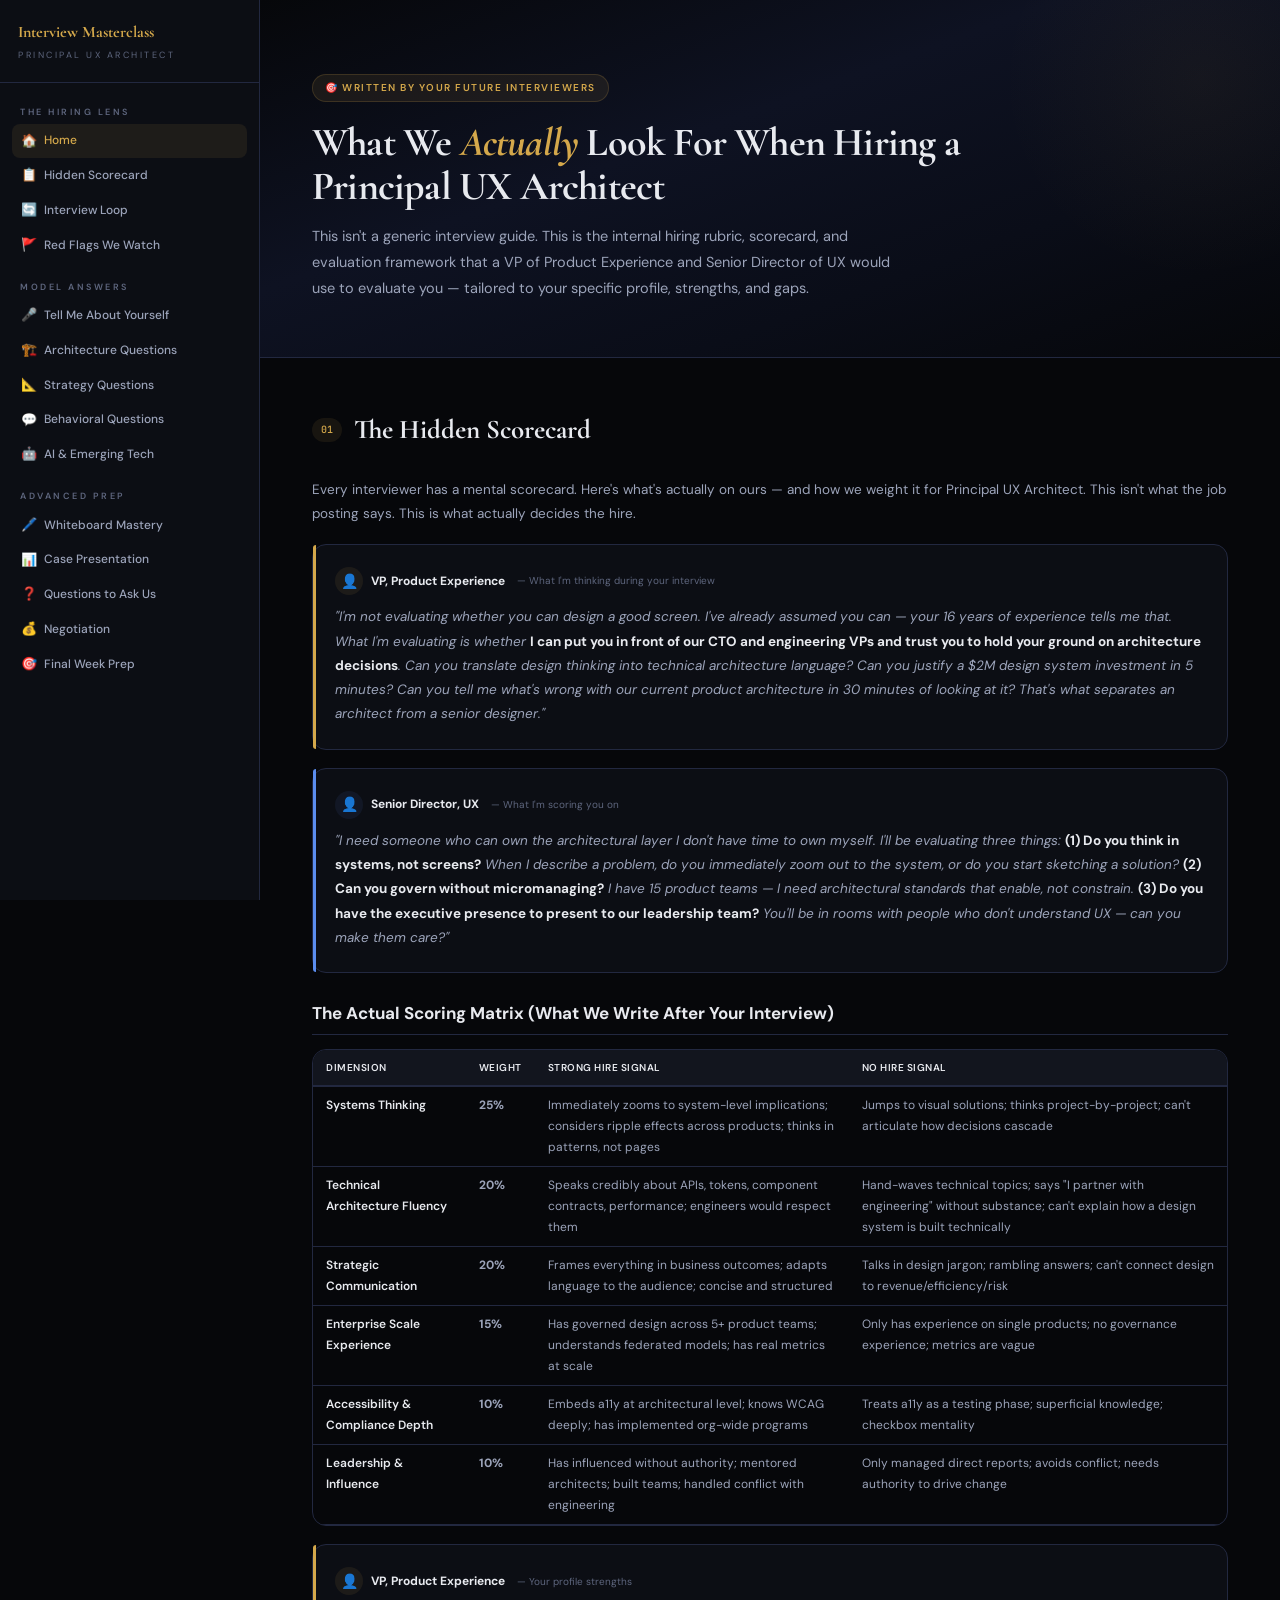
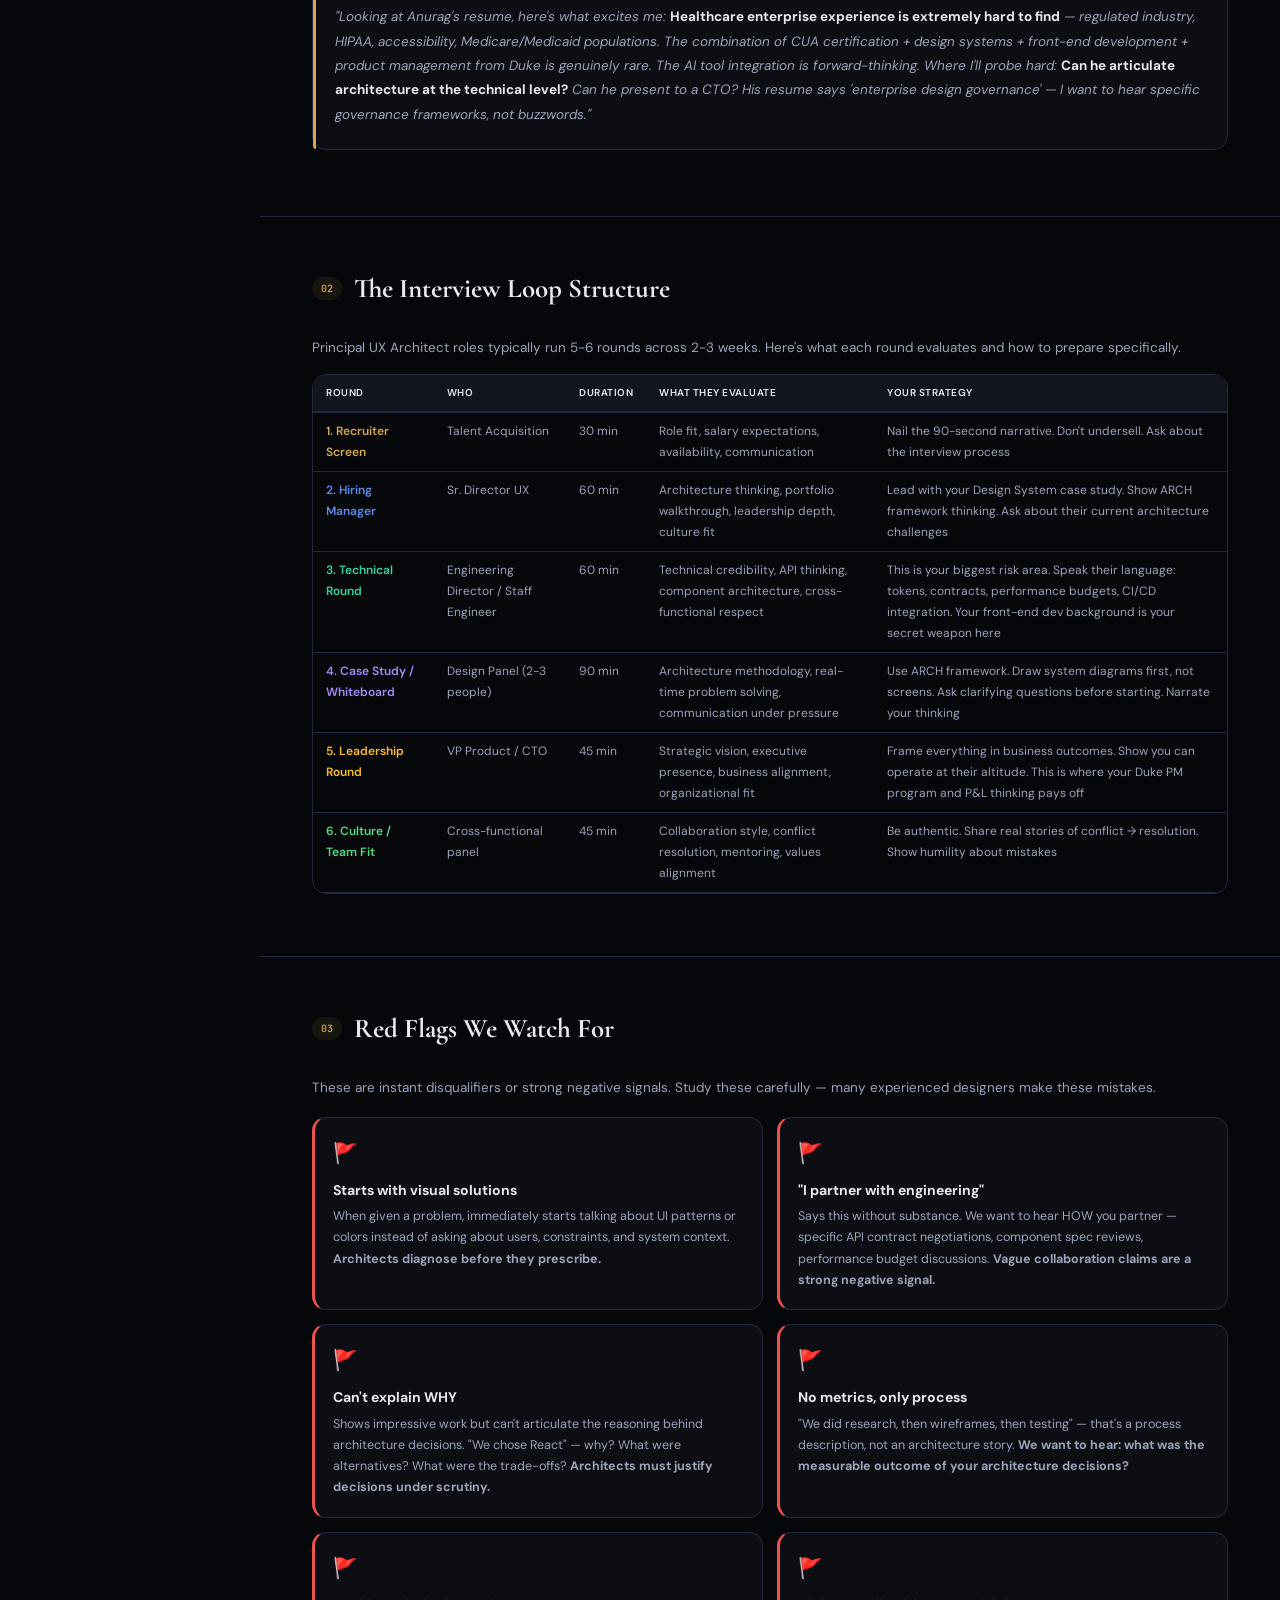
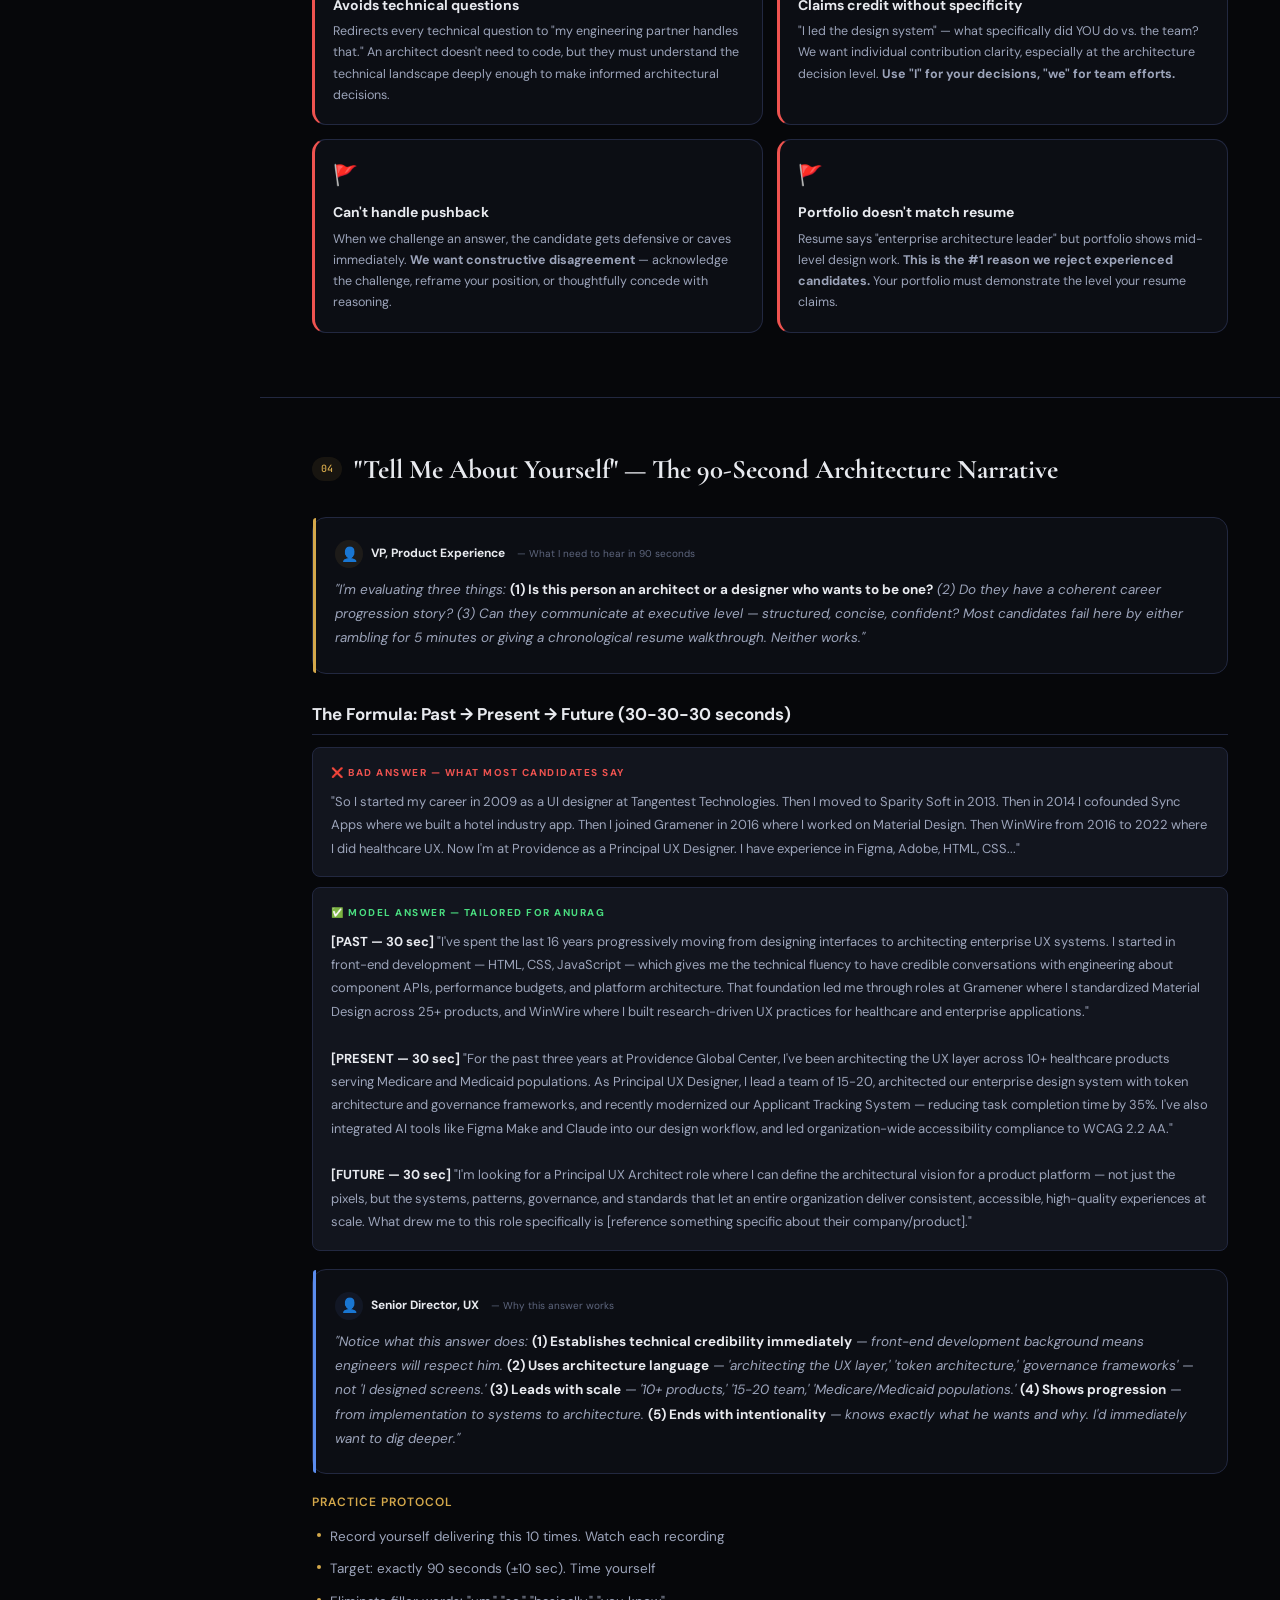
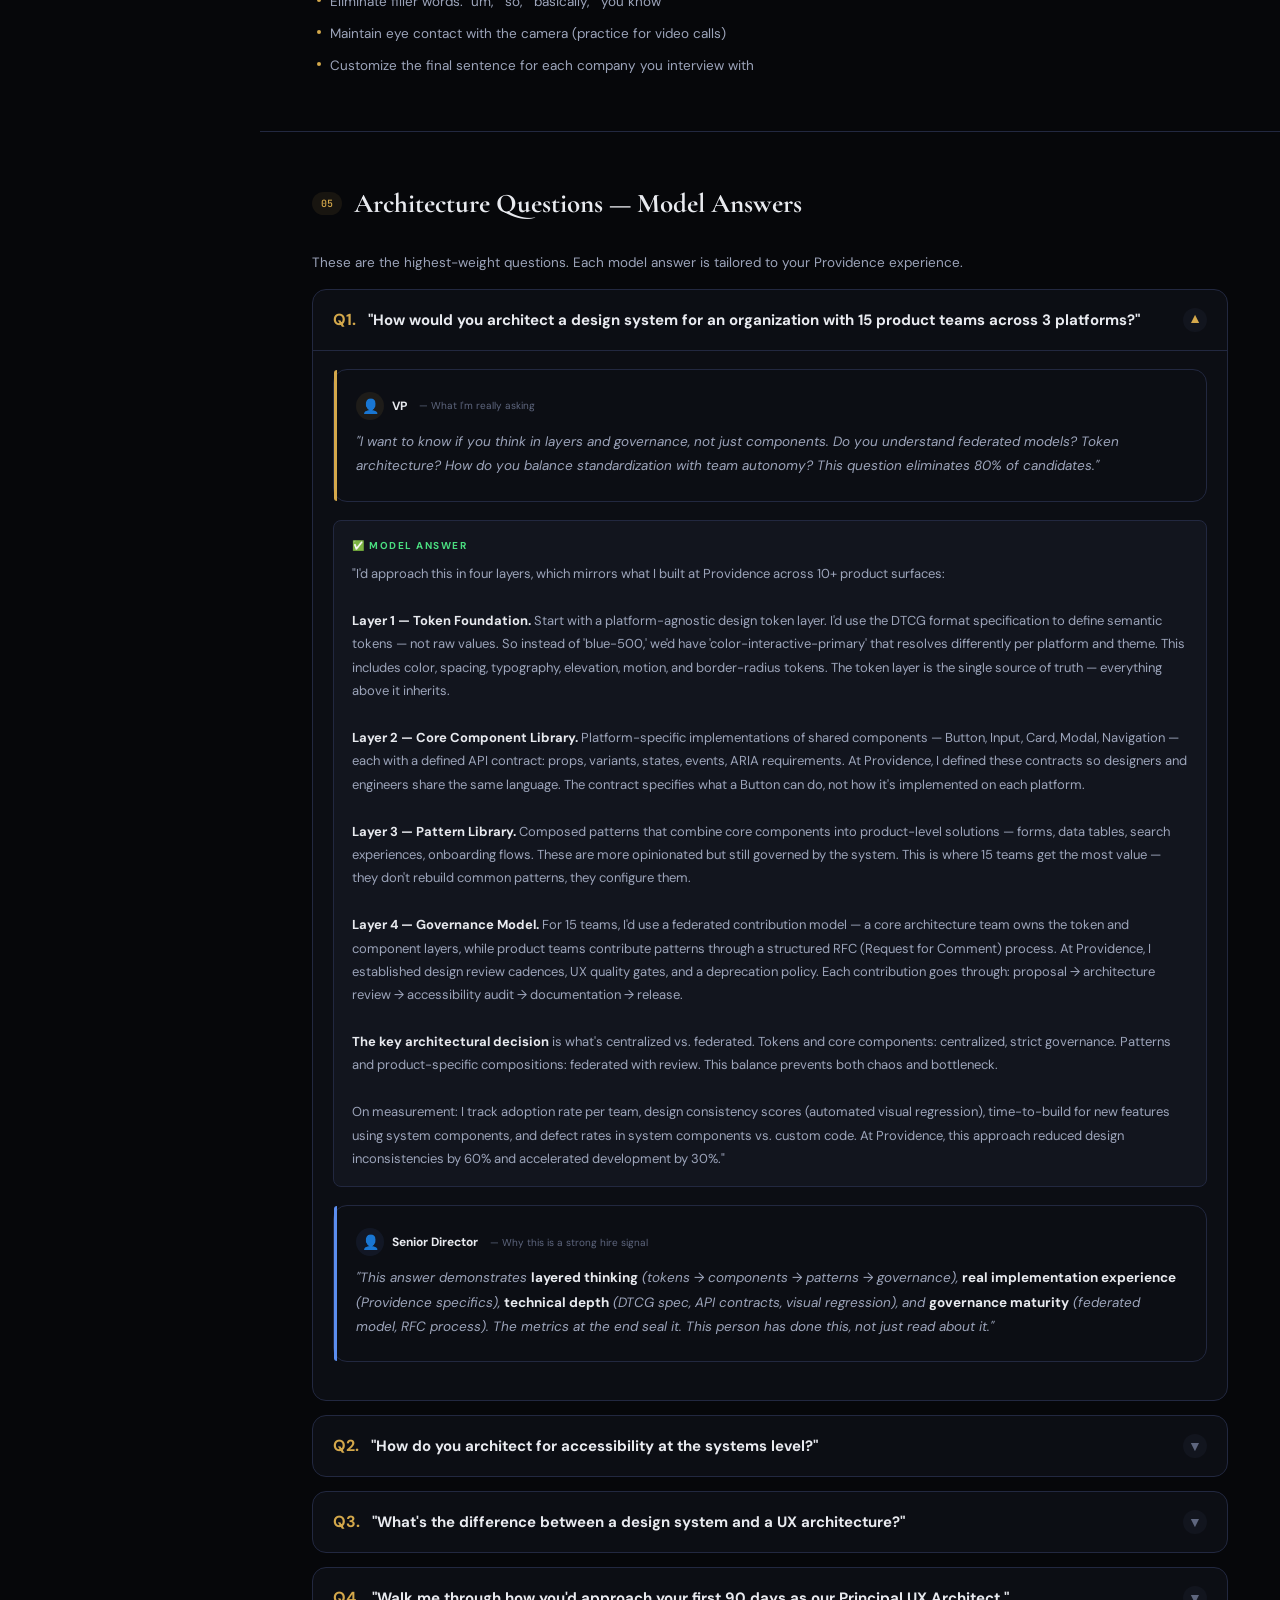
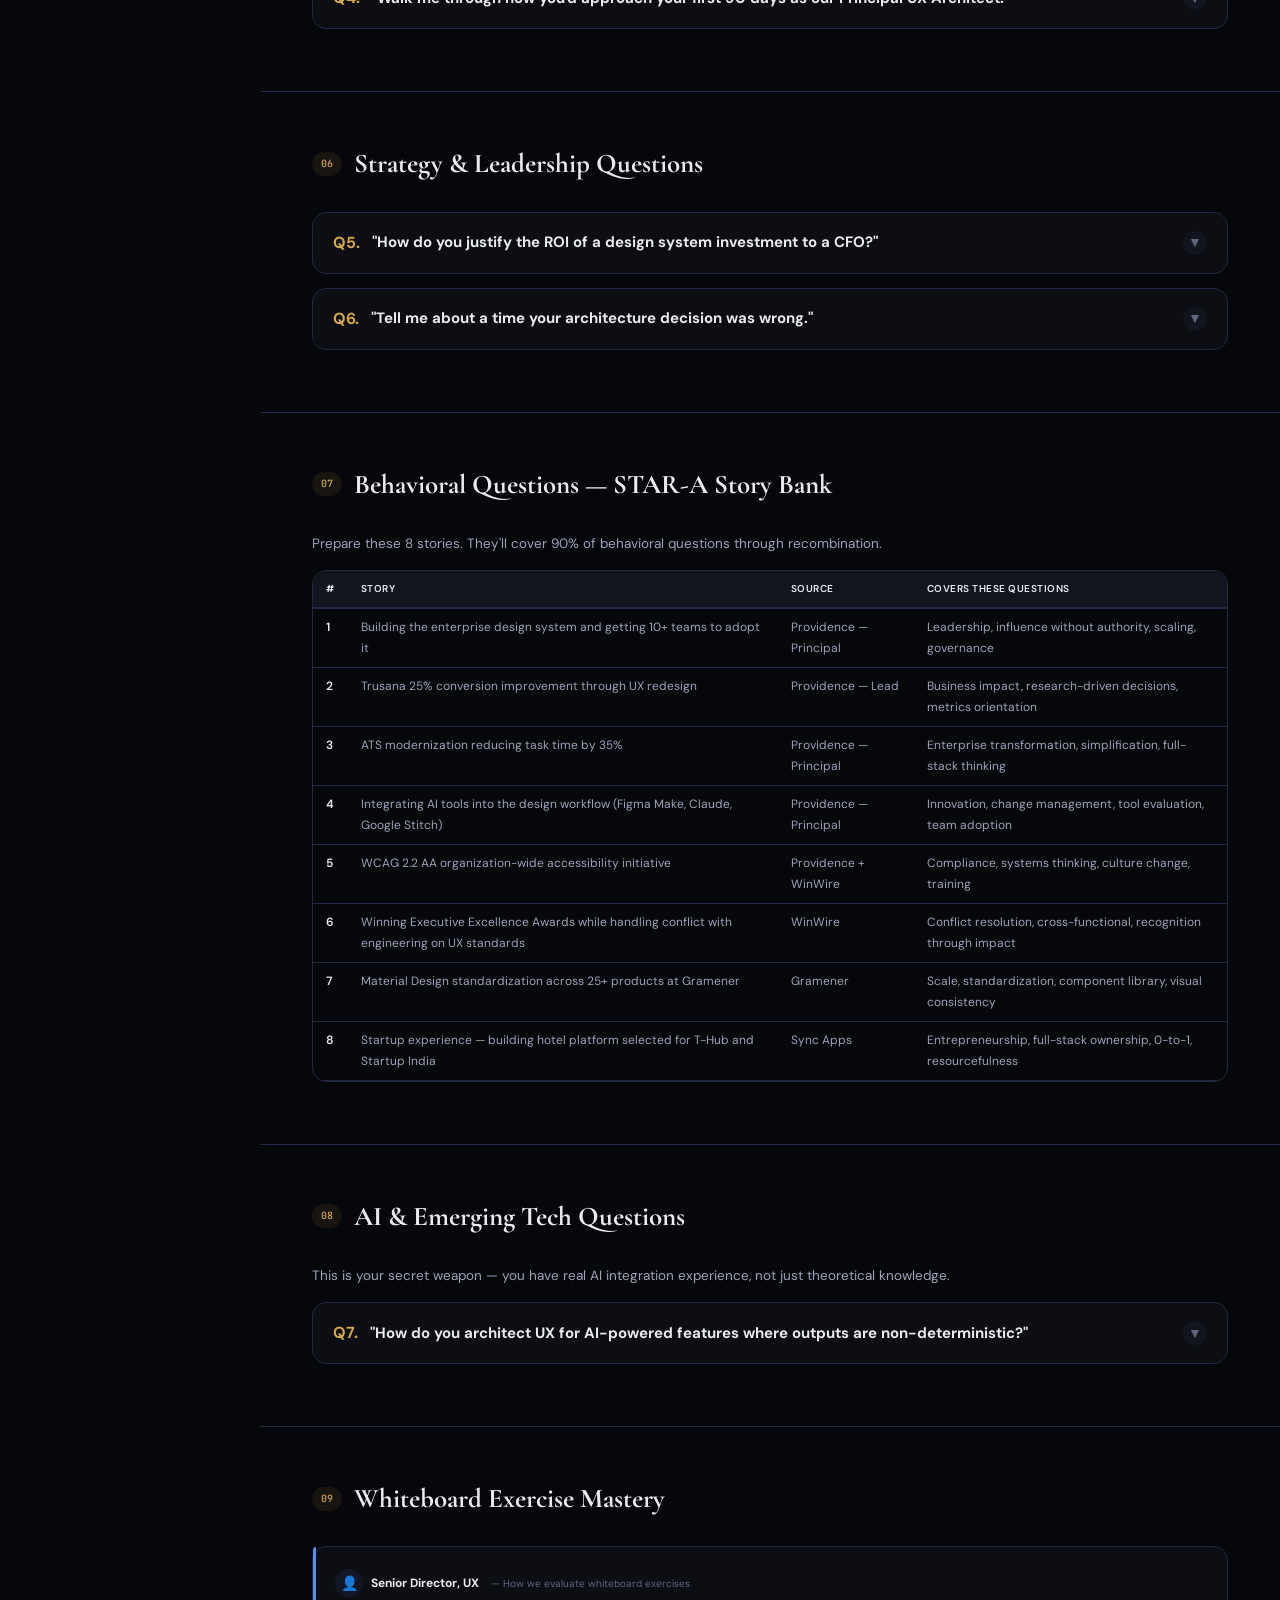
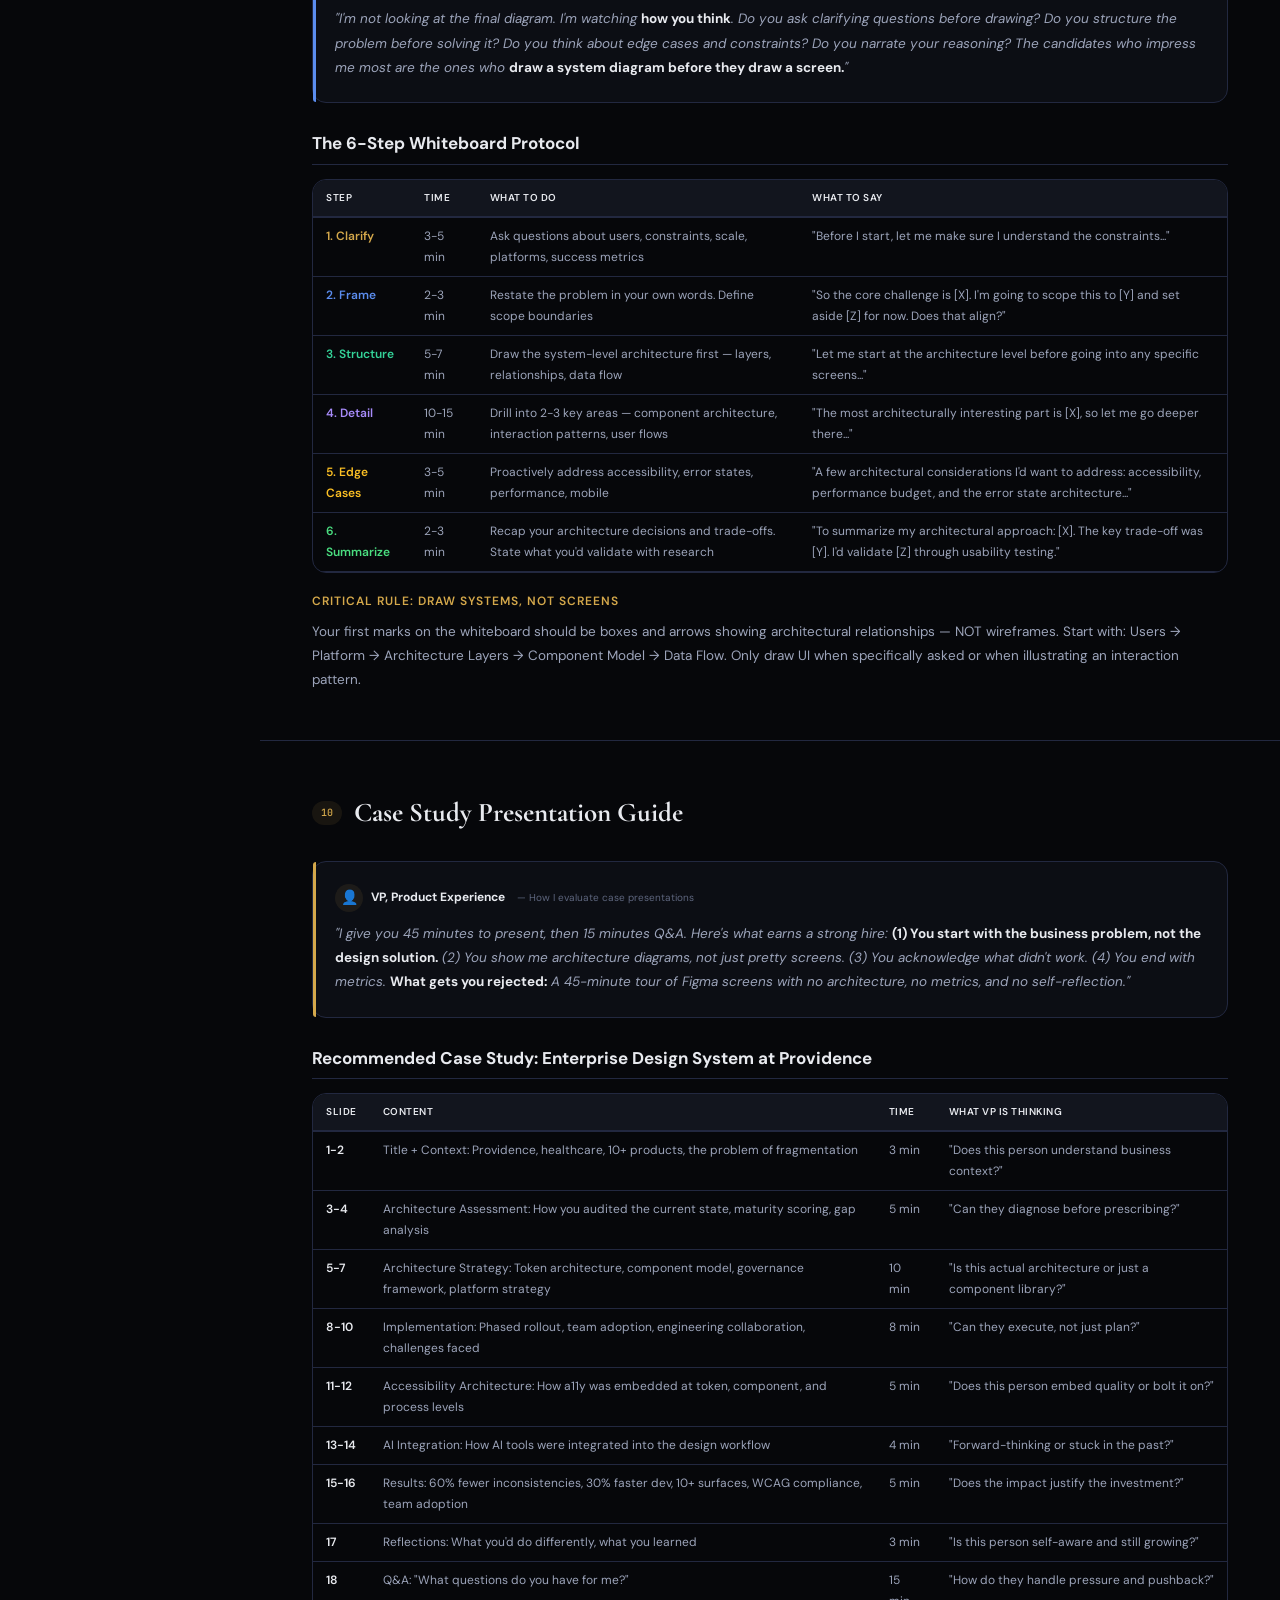
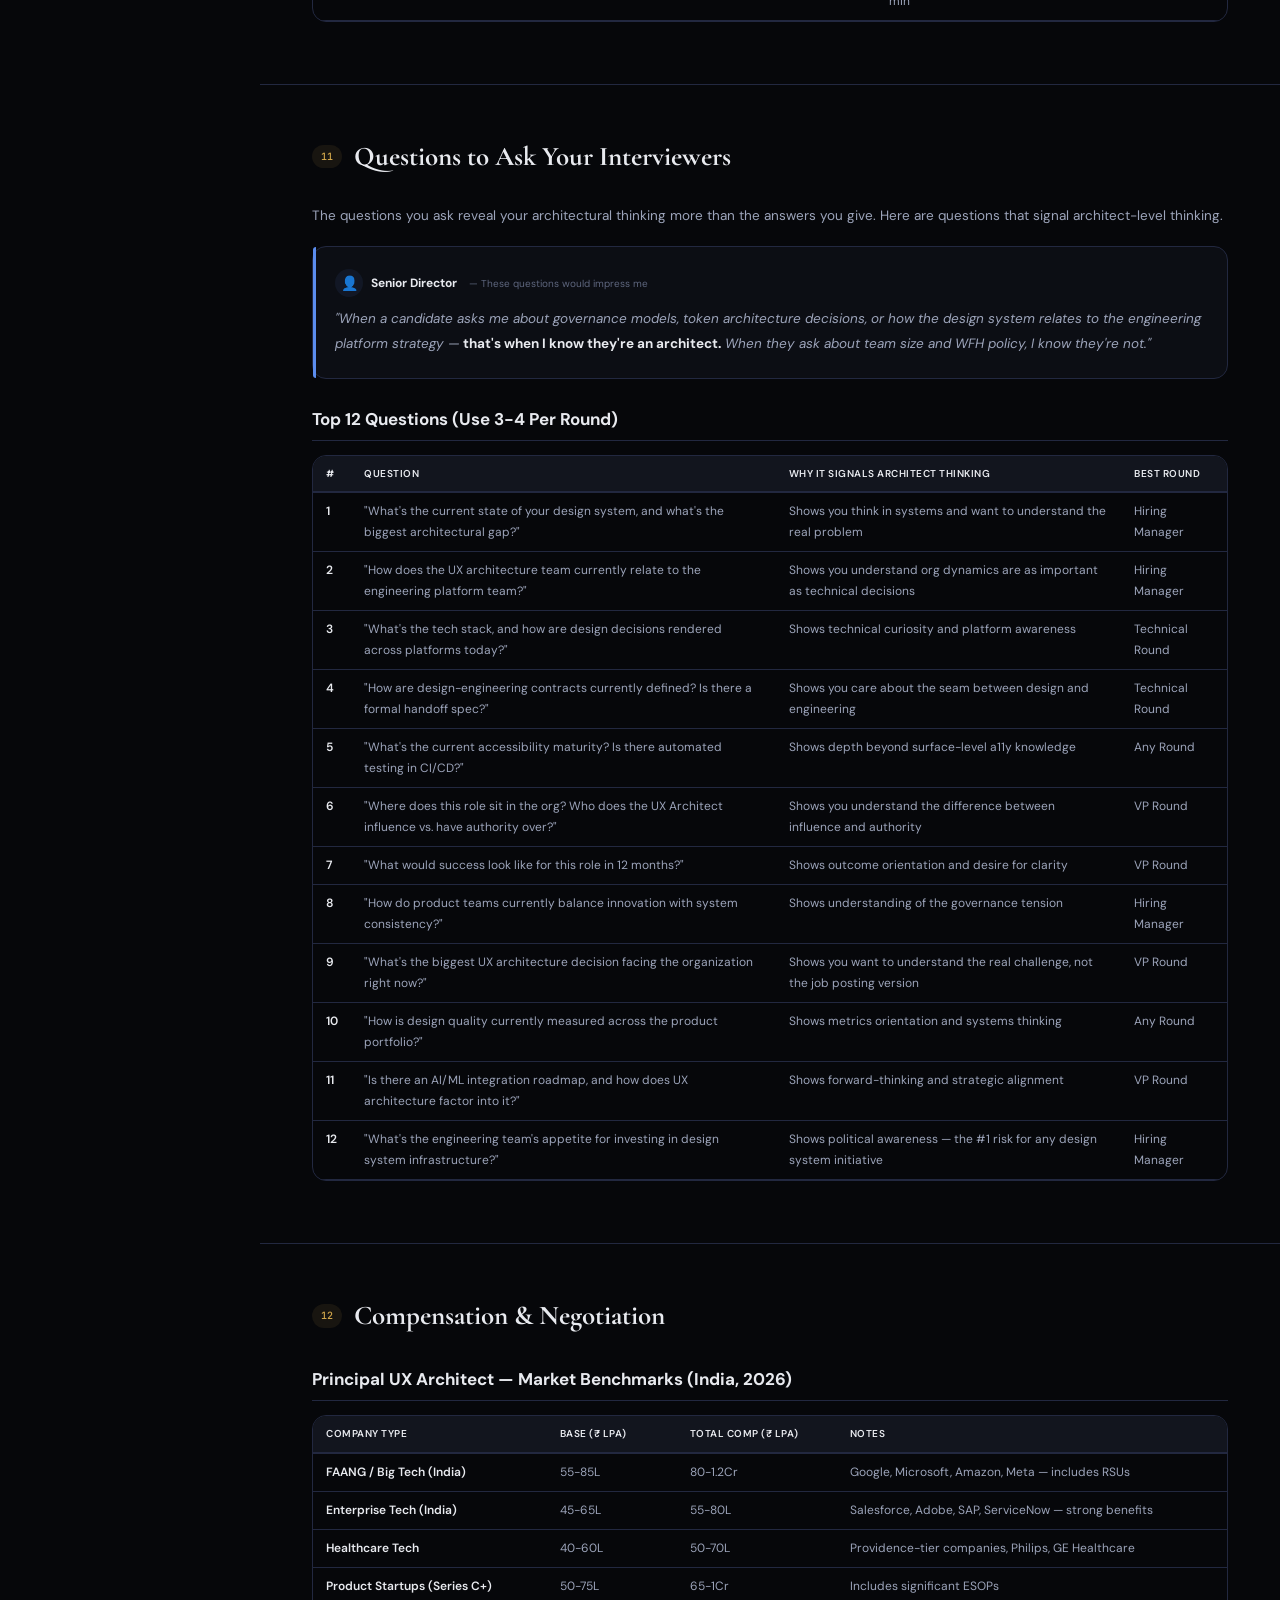
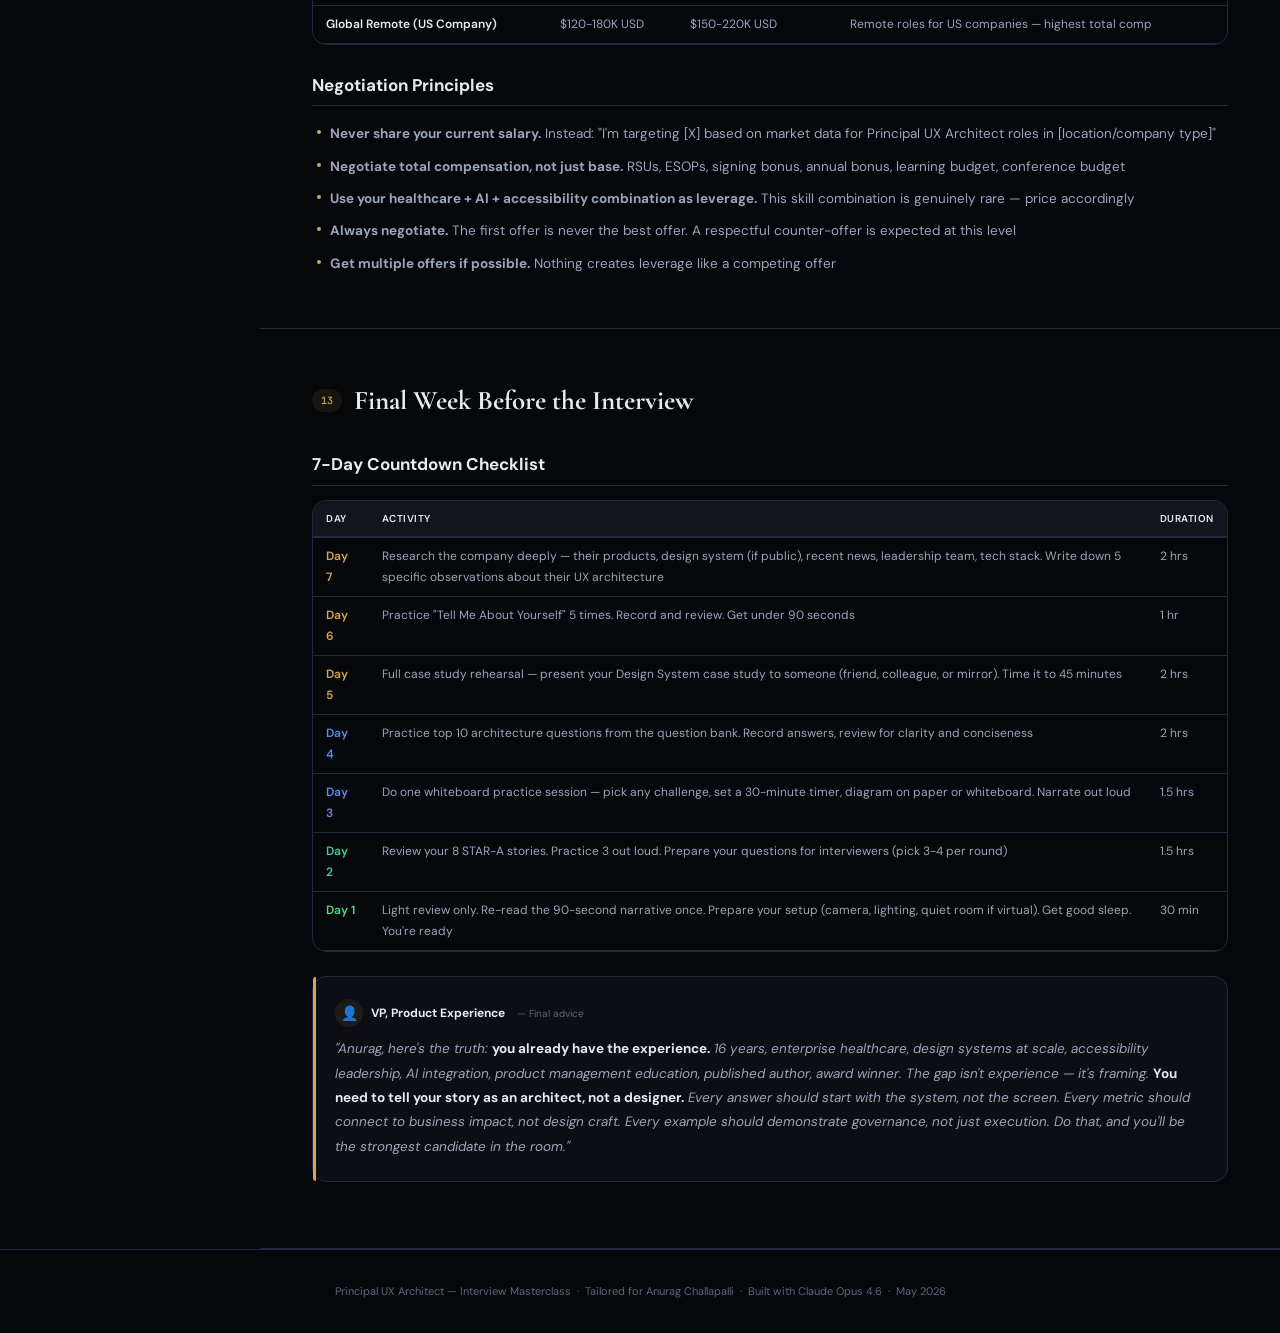
<file: files/Interview_Preparation_Masterclass.html>
<!DOCTYPE html>
<html lang="en">
<head>
<meta charset="UTF-8">
<meta name="viewport" content="width=device-width, initial-scale=1.0">
<title>Principal UX Architect — Interview Preparation Masterclass</title>
<link href="https://fonts.googleapis.com/css2?family=Cormorant+Garamond:ital,wght@0,500;0,700;1,400&family=DM+Sans:wght@300;400;500;600;700&family=JetBrains+Mono:wght@400;500&display=swap" rel="stylesheet">
<style>
:root{--bg:#06070A;--bg2:#0C0E14;--bg3:#12151E;--bg4:#1A1E2B;--bdr:#222840;--bdr2:#333A52;--tx:#E8EAEF;--tx2:#9CA4BA;--txm:#5E667E;--gold:#D4A84B;--gs:rgba(212,168,75,.09);--red:#EF5350;--rs:rgba(239,83,80,.08);--grn:#4ADE80;--gns:rgba(74,222,128,.08);--blu:#5B8DEF;--bls:rgba(91,141,239,.08);--tl:#34D399;--tls:rgba(52,211,153,.08);--pr:#A78BFA;--ps:rgba(167,139,250,.08);--am:#FBBF24;--as:rgba(251,191,36,.08);--ro:#F472B6;--ros:rgba(244,114,182,.08);--r:14px;--rs2:8px}
*{margin:0;padding:0;box-sizing:border-box}
body{font-family:'DM Sans',sans-serif;background:var(--bg);color:var(--tx);line-height:1.75;-webkit-font-smoothing:antialiased}
::selection{background:var(--gold);color:#000}
::-webkit-scrollbar{width:5px}::-webkit-scrollbar-track{background:var(--bg)}::-webkit-scrollbar-thumb{background:var(--bdr);border-radius:3px}

/* NAV */
.side{position:fixed;top:0;left:0;width:260px;height:100vh;background:var(--bg2);border-right:1px solid var(--bdr);padding:18px 0;overflow-y:auto;z-index:100;transition:transform .3s}
.side-brand{padding:0 18px 18px;border-bottom:1px solid var(--bdr);margin-bottom:10px}
.side-brand .logo{font-family:'Cormorant Garamond',serif;font-size:16px;font-weight:700;color:var(--gold)}
.side-brand .sub{font-size:9px;color:var(--txm);text-transform:uppercase;letter-spacing:2.5px;margin-top:2px}
.ng{padding:5px 12px}
.ng-t{font-size:9px;text-transform:uppercase;letter-spacing:2.5px;color:var(--txm);padding:7px 8px 3px;font-weight:600}
.nl{display:flex;align-items:center;gap:7px;padding:6px 9px;border-radius:var(--rs2);color:var(--tx2);font-size:12px;font-weight:500;cursor:pointer;transition:all .2s;text-decoration:none}
.nl:hover{background:var(--bg3);color:var(--tx)}
.nl.ac{background:var(--gs);color:var(--gold)}
.nl .ic{font-size:13px;width:16px;text-align:center;flex-shrink:0}
.mob{display:none;position:fixed;top:12px;left:12px;z-index:200;background:var(--bg2);border:1px solid var(--bdr);border-radius:var(--rs2);padding:7px 9px;color:var(--tx);font-size:16px;cursor:pointer}

/* MAIN */
.main{margin-left:260px;min-height:100vh}

/* HERO */
.hero{padding:72px 52px 56px;border-bottom:1px solid var(--bdr);background:linear-gradient(160deg,#06070A 0%,#0E1222 40%,#0A0D18 70%,#06070A 100%);position:relative;overflow:hidden}
.hero::before{content:'';position:absolute;top:-120px;right:-120px;width:400px;height:400px;border-radius:50%;background:radial-gradient(circle,rgba(212,168,75,.05) 0%,transparent 70%)}
.hero-c{position:relative;z-index:1;max-width:680px}
.hero-badge{display:inline-flex;align-items:center;gap:5px;background:var(--gs);border:1px solid rgba(212,168,75,.18);border-radius:100px;padding:4px 12px;font-size:10px;color:var(--gold);font-weight:600;text-transform:uppercase;letter-spacing:1.5px;margin-bottom:18px}
.hero h1{font-family:'Cormorant Garamond',serif;font-size:40px;font-weight:700;line-height:1.12;letter-spacing:-.8px;margin-bottom:14px}
.hero h1 em{font-style:italic;color:var(--gold)}
.hero p{font-size:14.5px;color:var(--tx2);max-width:580px;line-height:1.8}

/* SECTIONS */
.sec{padding:48px 52px;border-bottom:1px solid var(--bdr)}
.sh{display:flex;align-items:center;gap:12px;margin-bottom:24px}
.sn{font-family:'JetBrains Mono',monospace;font-size:10px;color:var(--gold);background:var(--gs);padding:3px 9px;border-radius:100px;font-weight:500}
.sec h2{font-family:'Cormorant Garamond',serif;font-size:27px;font-weight:700}
.sec h3{font-size:17px;font-weight:700;margin:26px 0 12px;padding-bottom:5px;border-bottom:1px solid var(--bdr)}
.sec h4{font-size:12px;font-weight:600;color:var(--gold);text-transform:uppercase;letter-spacing:1px;margin:18px 0 8px}
.sec p,.sec li{font-size:13.5px;color:var(--tx2);line-height:1.8}
.sec ul{list-style:none;padding:0}
.sec ul li{padding:4px 0 4px 18px;position:relative}
.sec ul li::before{content:'';position:absolute;left:5px;top:12px;width:4px;height:4px;border-radius:50%;background:var(--gold)}

/* VOICE BOX */
.voice{background:var(--bg2);border:1px solid var(--bdr);border-radius:var(--r);padding:22px;margin:18px 0;position:relative}
.voice::before{content:'';position:absolute;top:0;left:0;width:3px;height:100%;border-radius:var(--r) 0 0 var(--r)}
.voice.vp::before{background:var(--gold)}
.voice.sd::before{background:var(--blu)}
.voice-who{display:flex;align-items:center;gap:8px;margin-bottom:10px}
.voice-who .avatar{width:28px;height:28px;border-radius:50%;display:flex;align-items:center;justify-content:center;font-size:14px}
.voice-who .name{font-size:12px;font-weight:700;color:var(--tx)}
.voice-who .role{font-size:10px;color:var(--txm);margin-left:4px}
.voice-body{font-size:13.5px;color:var(--tx2);line-height:1.8;font-style:italic}
.voice-body strong{color:var(--tx);font-style:normal}

/* CARDS */
.grid{display:grid;grid-template-columns:repeat(auto-fill,minmax(260px,1fr));gap:14px;margin:16px 0}
.card{background:var(--bg2);border:1px solid var(--bdr);border-radius:var(--r);padding:18px;transition:all .2s}
.card:hover{border-color:var(--bdr2);background:var(--bg4)}
.card-icon{font-size:20px;margin-bottom:7px;display:block}
.card-title{font-size:14px;font-weight:700;margin-bottom:4px}
.card-sub{font-size:10px;color:var(--txm);text-transform:uppercase;letter-spacing:1px;margin-bottom:7px}
.card-body{font-size:12.5px;color:var(--tx2);line-height:1.7}

/* TABLES */
.tw{overflow-x:auto;margin:14px 0;border-radius:var(--r);border:1px solid var(--bdr)}
table{width:100%;border-collapse:collapse;font-size:12px}
thead th{background:var(--bg3);color:var(--tx);font-weight:600;text-align:left;padding:9px 13px;border-bottom:2px solid var(--bdr);font-size:10px;text-transform:uppercase;letter-spacing:.5px}
tbody td{padding:8px 13px;border-bottom:1px solid var(--bdr);color:var(--tx2);vertical-align:top}
tbody tr:hover{background:var(--bg4)}
tbody td:first-child{font-weight:600;color:var(--tx)}

/* ANSWER BLOCK */
.ans{background:var(--bg3);border:1px solid var(--bdr);border-radius:var(--rs2);padding:16px 18px;margin:10px 0}
.ans-label{font-size:10px;text-transform:uppercase;letter-spacing:1.5px;font-weight:700;margin-bottom:8px}
.ans-label.good{color:var(--grn)}
.ans-label.bad{color:var(--red)}
.ans-label.q{color:var(--gold)}
.ans-body{font-size:13px;color:var(--tx2);line-height:1.8}
.ans-body strong{color:var(--tx)}

/* PROMPT */
.prompt{background:var(--bg3);border:1px solid var(--bdr);border-left:3px solid var(--gold);border-radius:var(--rs2);padding:14px 18px;margin:10px 0;font-size:12.5px;font-family:'JetBrains Mono',monospace;color:var(--tx2);line-height:1.7}
.prompt-l{font-family:'DM Sans',sans-serif;font-size:10px;text-transform:uppercase;letter-spacing:1.5px;color:var(--gold);font-weight:700;margin-bottom:6px}

/* SCORE */
.score{display:inline-flex;align-items:center;gap:4px;padding:2px 8px;border-radius:100px;font-size:10px;font-weight:600}
.s-pass{background:var(--gns);color:var(--grn)}
.s-fail{background:var(--rs);color:var(--red)}
.s-warn{background:var(--as);color:var(--am)}

/* EXPAND */
.exp{background:var(--bg2);border:1px solid var(--bdr);border-radius:var(--r);margin:14px 0;overflow:hidden}
.exp-head{padding:16px 20px;display:flex;align-items:center;gap:12px;cursor:pointer;user-select:none;transition:all .2s}
.exp-head:hover{background:var(--bg4)}
.exp-head h3{font-size:15px;font-weight:700;margin:0;border:none;padding:0;flex:1}
.exp-tog{width:24px;height:24px;border-radius:50%;background:var(--bg3);display:flex;align-items:center;justify-content:center;color:var(--txm);font-size:14px;transition:all .3s}
.exp.open .exp-tog{transform:rotate(180deg);color:var(--gold)}
.exp-body{max-height:0;overflow:hidden;transition:max-height .5s cubic-bezier(.4,0,.2,1)}
.exp.open .exp-body{max-height:20000px}
.exp-inner{padding:0 20px 20px;border-top:1px solid var(--bdr)}

@media(max-width:960px){.side{transform:translateX(-100%)}.side.open{transform:translateX(0)}.mob{display:block}.main{margin-left:0}.hero{padding:64px 20px 44px}.hero h1{font-size:30px}.sec{padding:36px 20px}.grid{grid-template-columns:1fr}}
</style>
</head>
<body>

<button class="mob" onclick="document.querySelector('.side').classList.toggle('open')">☰</button>

<nav class="side">
  <div class="side-brand">
    <div class="logo">Interview Masterclass</div>
    <div class="sub">Principal UX Architect</div>
  </div>
  <div class="ng">
    <div class="ng-t">The Hiring Lens</div>
    <a class="nl ac" href="#hero"><span class="ic">🏠</span> Home</a>
    <a class="nl" href="#scorecard"><span class="ic">📋</span> Hidden Scorecard</a>
    <a class="nl" href="#loop"><span class="ic">🔄</span> Interview Loop</a>
    <a class="nl" href="#redflags"><span class="ic">🚩</span> Red Flags We Watch</a>
  </div>
  <div class="ng">
    <div class="ng-t">Model Answers</div>
    <a class="nl" href="#tmay"><span class="ic">🎤</span> Tell Me About Yourself</a>
    <a class="nl" href="#arch-q"><span class="ic">🏗️</span> Architecture Questions</a>
    <a class="nl" href="#strategy-q"><span class="ic">📐</span> Strategy Questions</a>
    <a class="nl" href="#behavioral-q"><span class="ic">💬</span> Behavioral Questions</a>
    <a class="nl" href="#ai-q"><span class="ic">🤖</span> AI & Emerging Tech</a>
  </div>
  <div class="ng">
    <div class="ng-t">Advanced Prep</div>
    <a class="nl" href="#whiteboard"><span class="ic">🖊️</span> Whiteboard Mastery</a>
    <a class="nl" href="#case-pres"><span class="ic">📊</span> Case Presentation</a>
    <a class="nl" href="#ask-us"><span class="ic">❓</span> Questions to Ask Us</a>
    <a class="nl" href="#negotiation"><span class="ic">💰</span> Negotiation</a>
    <a class="nl" href="#final-week"><span class="ic">🎯</span> Final Week Prep</a>
  </div>
</nav>

<div class="main">

<!-- HERO -->
<header class="hero" id="hero">
  <div class="hero-c">
    <div class="hero-badge">🎯 Written by Your Future Interviewers</div>
    <h1>What We <em>Actually</em> Look For When Hiring a Principal UX Architect</h1>
    <p>This isn't a generic interview guide. This is the internal hiring rubric, scorecard, and evaluation framework that a VP of Product Experience and Senior Director of UX would use to evaluate you — tailored to your specific profile, strengths, and gaps.</p>
  </div>
</header>

<!-- ============ SCORECARD ============ -->
<section class="sec" id="scorecard">
  <div class="sh"><span class="sn">01</span><h2>The Hidden Scorecard</h2></div>
  <p>Every interviewer has a mental scorecard. Here's what's actually on ours — and how we weight it for Principal UX Architect. This isn't what the job posting says. This is what actually decides the hire.</p>

  <div class="voice vp">
    <div class="voice-who"><div class="avatar" style="background:var(--gs)">👤</div><div class="name">VP, Product Experience</div><div class="role">— What I'm thinking during your interview</div></div>
    <div class="voice-body">"I'm not evaluating whether you can design a good screen. I've already assumed you can — your 16 years of experience tells me that. What I'm evaluating is whether <strong>I can put you in front of our CTO and engineering VPs and trust you to hold your ground on architecture decisions</strong>. Can you translate design thinking into technical architecture language? Can you justify a $2M design system investment in 5 minutes? Can you tell me what's wrong with our current product architecture in 30 minutes of looking at it? That's what separates an architect from a senior designer."</div>
  </div>

  <div class="voice sd">
    <div class="voice-who"><div class="avatar" style="background:var(--bls)">👤</div><div class="name">Senior Director, UX</div><div class="role">— What I'm scoring you on</div></div>
    <div class="voice-body">"I need someone who can own the architectural layer I don't have time to own myself. I'll be evaluating three things: <strong>(1) Do you think in systems, not screens?</strong> When I describe a problem, do you immediately zoom out to the system, or do you start sketching a solution? <strong>(2) Can you govern without micromanaging?</strong> I have 15 product teams — I need architectural standards that enable, not constrain. <strong>(3) Do you have the executive presence to present to our leadership team?</strong> You'll be in rooms with people who don't understand UX — can you make them care?"</div>
  </div>

  <h3>The Actual Scoring Matrix (What We Write After Your Interview)</h3>
  <div class="tw"><table>
    <thead><tr><th>Dimension</th><th>Weight</th><th>Strong Hire Signal</th><th>No Hire Signal</th></tr></thead>
    <tbody>
      <tr><td>Systems Thinking</td><td><strong>25%</strong></td><td>Immediately zooms to system-level implications; considers ripple effects across products; thinks in patterns, not pages</td><td>Jumps to visual solutions; thinks project-by-project; can't articulate how decisions cascade</td></tr>
      <tr><td>Technical Architecture Fluency</td><td><strong>20%</strong></td><td>Speaks credibly about APIs, tokens, component contracts, performance; engineers would respect them</td><td>Hand-waves technical topics; says "I partner with engineering" without substance; can't explain how a design system is built technically</td></tr>
      <tr><td>Strategic Communication</td><td><strong>20%</strong></td><td>Frames everything in business outcomes; adapts language to the audience; concise and structured</td><td>Talks in design jargon; rambling answers; can't connect design to revenue/efficiency/risk</td></tr>
      <tr><td>Enterprise Scale Experience</td><td><strong>15%</strong></td><td>Has governed design across 5+ product teams; understands federated models; has real metrics at scale</td><td>Only has experience on single products; no governance experience; metrics are vague</td></tr>
      <tr><td>Accessibility & Compliance Depth</td><td><strong>10%</strong></td><td>Embeds a11y at architectural level; knows WCAG deeply; has implemented org-wide programs</td><td>Treats a11y as a testing phase; superficial knowledge; checkbox mentality</td></tr>
      <tr><td>Leadership & Influence</td><td><strong>10%</strong></td><td>Has influenced without authority; mentored architects; built teams; handled conflict with engineering</td><td>Only managed direct reports; avoids conflict; needs authority to drive change</td></tr>
    </tbody>
  </table></div>

  <div class="voice vp">
    <div class="voice-who"><div class="avatar" style="background:var(--gs)">👤</div><div class="name">VP, Product Experience</div><div class="role">— Your profile strengths</div></div>
    <div class="voice-body">"Looking at Anurag's resume, here's what excites me: <strong>Healthcare enterprise experience is extremely hard to find</strong> — regulated industry, HIPAA, accessibility, Medicare/Medicaid populations. The combination of CUA certification + design systems + front-end development + product management from Duke is genuinely rare. The AI tool integration is forward-thinking. Where I'll probe hard: <strong>Can he articulate architecture at the technical level?</strong> Can he present to a CTO? His resume says 'enterprise design governance' — I want to hear specific governance frameworks, not buzzwords."</div>
  </div>
</section>

<!-- ============ INTERVIEW LOOP ============ -->
<section class="sec" id="loop">
  <div class="sh"><span class="sn">02</span><h2>The Interview Loop Structure</h2></div>
  <p>Principal UX Architect roles typically run 5-6 rounds across 2-3 weeks. Here's what each round evaluates and how to prepare specifically.</p>

  <div class="tw"><table>
    <thead><tr><th>Round</th><th>Who</th><th>Duration</th><th>What They Evaluate</th><th>Your Strategy</th></tr></thead>
    <tbody>
      <tr><td style="color:var(--gold)">1. Recruiter Screen</td><td>Talent Acquisition</td><td>30 min</td><td>Role fit, salary expectations, availability, communication</td><td>Nail the 90-second narrative. Don't undersell. Ask about the interview process</td></tr>
      <tr><td style="color:var(--blu)">2. Hiring Manager</td><td>Sr. Director UX</td><td>60 min</td><td>Architecture thinking, portfolio walkthrough, leadership depth, culture fit</td><td>Lead with your Design System case study. Show ARCH framework thinking. Ask about their current architecture challenges</td></tr>
      <tr><td style="color:var(--tl)">3. Technical Round</td><td>Engineering Director / Staff Engineer</td><td>60 min</td><td>Technical credibility, API thinking, component architecture, cross-functional respect</td><td>This is your biggest risk area. Speak their language: tokens, contracts, performance budgets, CI/CD integration. Your front-end dev background is your secret weapon here</td></tr>
      <tr><td style="color:var(--pr)">4. Case Study / Whiteboard</td><td>Design Panel (2-3 people)</td><td>90 min</td><td>Architecture methodology, real-time problem solving, communication under pressure</td><td>Use ARCH framework. Draw system diagrams first, not screens. Ask clarifying questions before starting. Narrate your thinking</td></tr>
      <tr><td style="color:var(--am)">5. Leadership Round</td><td>VP Product / CTO</td><td>45 min</td><td>Strategic vision, executive presence, business alignment, organizational fit</td><td>Frame everything in business outcomes. Show you can operate at their altitude. This is where your Duke PM program and P&L thinking pays off</td></tr>
      <tr><td style="color:var(--grn)">6. Culture / Team Fit</td><td>Cross-functional panel</td><td>45 min</td><td>Collaboration style, conflict resolution, mentoring, values alignment</td><td>Be authentic. Share real stories of conflict → resolution. Show humility about mistakes</td></tr>
    </tbody>
  </table></div>
</section>

<!-- ============ RED FLAGS ============ -->
<section class="sec" id="redflags">
  <div class="sh"><span class="sn">03</span><h2>Red Flags We Watch For</h2></div>
  <p>These are instant disqualifiers or strong negative signals. Study these carefully — many experienced designers make these mistakes.</p>

  <div class="grid" style="grid-template-columns:1fr 1fr">
    <div class="card" style="border-left:3px solid var(--red)">
      <span class="card-icon">🚩</span>
      <div class="card-title">Starts with visual solutions</div>
      <div class="card-body">When given a problem, immediately starts talking about UI patterns or colors instead of asking about users, constraints, and system context. <strong>Architects diagnose before they prescribe.</strong></div>
    </div>
    <div class="card" style="border-left:3px solid var(--red)">
      <span class="card-icon">🚩</span>
      <div class="card-title">"I partner with engineering"</div>
      <div class="card-body">Says this without substance. We want to hear HOW you partner — specific API contract negotiations, component spec reviews, performance budget discussions. <strong>Vague collaboration claims are a strong negative signal.</strong></div>
    </div>
    <div class="card" style="border-left:3px solid var(--red)">
      <span class="card-icon">🚩</span>
      <div class="card-title">Can't explain WHY</div>
      <div class="card-body">Shows impressive work but can't articulate the reasoning behind architecture decisions. "We chose React" — why? What were alternatives? What were the trade-offs? <strong>Architects must justify decisions under scrutiny.</strong></div>
    </div>
    <div class="card" style="border-left:3px solid var(--red)">
      <span class="card-icon">🚩</span>
      <div class="card-title">No metrics, only process</div>
      <div class="card-body">"We did research, then wireframes, then testing" — that's a process description, not an architecture story. <strong>We want to hear: what was the measurable outcome of your architecture decisions?</strong></div>
    </div>
    <div class="card" style="border-left:3px solid var(--red)">
      <span class="card-icon">🚩</span>
      <div class="card-title">Avoids technical questions</div>
      <div class="card-body">Redirects every technical question to "my engineering partner handles that." An architect doesn't need to code, but they must understand the technical landscape deeply enough to make informed architectural decisions.</div>
    </div>
    <div class="card" style="border-left:3px solid var(--red)">
      <span class="card-icon">🚩</span>
      <div class="card-title">Claims credit without specificity</div>
      <div class="card-body">"I led the design system" — what specifically did YOU do vs. the team? We want individual contribution clarity, especially at the architecture decision level. <strong>Use "I" for your decisions, "we" for team efforts.</strong></div>
    </div>
    <div class="card" style="border-left:3px solid var(--red)">
      <span class="card-icon">🚩</span>
      <div class="card-title">Can't handle pushback</div>
      <div class="card-body">When we challenge an answer, the candidate gets defensive or caves immediately. <strong>We want constructive disagreement</strong> — acknowledge the challenge, reframe your position, or thoughtfully concede with reasoning.</div>
    </div>
    <div class="card" style="border-left:3px solid var(--red)">
      <span class="card-icon">🚩</span>
      <div class="card-title">Portfolio doesn't match resume</div>
      <div class="card-body">Resume says "enterprise architecture leader" but portfolio shows mid-level design work. <strong>This is the #1 reason we reject experienced candidates.</strong> Your portfolio must demonstrate the level your resume claims.</div>
    </div>
  </div>
</section>

<!-- ============ TELL ME ABOUT YOURSELF ============ -->
<section class="sec" id="tmay">
  <div class="sh"><span class="sn">04</span><h2>"Tell Me About Yourself" — The 90-Second Architecture Narrative</h2></div>

  <div class="voice vp">
    <div class="voice-who"><div class="avatar" style="background:var(--gs)">👤</div><div class="name">VP, Product Experience</div><div class="role">— What I need to hear in 90 seconds</div></div>
    <div class="voice-body">"I'm evaluating three things: <strong>(1) Is this person an architect or a designer who wants to be one?</strong> (2) Do they have a coherent career progression story? (3) Can they communicate at executive level — structured, concise, confident? Most candidates fail here by either rambling for 5 minutes or giving a chronological resume walkthrough. Neither works."</div>
  </div>

  <h3>The Formula: Past → Present → Future (30-30-30 seconds)</h3>

  <div class="ans">
    <div class="ans-label bad">❌ BAD ANSWER — What most candidates say</div>
    <div class="ans-body">"So I started my career in 2009 as a UI designer at Tangentest Technologies. Then I moved to Sparity Soft in 2013. Then in 2014 I cofounded Sync Apps where we built a hotel industry app. Then I joined Gramener in 2016 where I worked on Material Design. Then WinWire from 2016 to 2022 where I did healthcare UX. Now I'm at Providence as a Principal UX Designer. I have experience in Figma, Adobe, HTML, CSS..."</div>
  </div>

  <div class="ans">
    <div class="ans-label good">✅ MODEL ANSWER — Tailored for Anurag</div>
    <div class="ans-body">
      <strong>[PAST — 30 sec]</strong> "I've spent the last 16 years progressively moving from designing interfaces to architecting enterprise UX systems. I started in front-end development — HTML, CSS, JavaScript — which gives me the technical fluency to have credible conversations with engineering about component APIs, performance budgets, and platform architecture. That foundation led me through roles at Gramener where I standardized Material Design across 25+ products, and WinWire where I built research-driven UX practices for healthcare and enterprise applications."<br><br>
      <strong>[PRESENT — 30 sec]</strong> "For the past three years at Providence Global Center, I've been architecting the UX layer across 10+ healthcare products serving Medicare and Medicaid populations. As Principal UX Designer, I lead a team of 15-20, architected our enterprise design system with token architecture and governance frameworks, and recently modernized our Applicant Tracking System — reducing task completion time by 35%. I've also integrated AI tools like Figma Make and Claude into our design workflow, and led organization-wide accessibility compliance to WCAG 2.2 AA."<br><br>
      <strong>[FUTURE — 30 sec]</strong> "I'm looking for a Principal UX Architect role where I can define the architectural vision for a product platform — not just the pixels, but the systems, patterns, governance, and standards that let an entire organization deliver consistent, accessible, high-quality experiences at scale. What drew me to this role specifically is [reference something specific about their company/product]."
    </div>
  </div>

  <div class="voice sd">
    <div class="voice-who"><div class="avatar" style="background:var(--bls)">👤</div><div class="name">Senior Director, UX</div><div class="role">— Why this answer works</div></div>
    <div class="voice-body">"Notice what this answer does: <strong>(1) Establishes technical credibility immediately</strong> — front-end development background means engineers will respect him. <strong>(2) Uses architecture language</strong> — 'architecting the UX layer,' 'token architecture,' 'governance frameworks' — not 'I designed screens.' <strong>(3) Leads with scale</strong> — '10+ products,' '15-20 team,' 'Medicare/Medicaid populations.' <strong>(4) Shows progression</strong> — from implementation to systems to architecture. <strong>(5) Ends with intentionality</strong> — knows exactly what he wants and why. I'd immediately want to dig deeper."</div>
  </div>

  <h4>Practice Protocol</h4>
  <ul>
    <li>Record yourself delivering this 10 times. Watch each recording</li>
    <li>Target: exactly 90 seconds (±10 sec). Time yourself</li>
    <li>Eliminate filler words: "um," "so," "basically," "you know"</li>
    <li>Maintain eye contact with the camera (practice for video calls)</li>
    <li>Customize the final sentence for each company you interview with</li>
  </ul>
</section>

<!-- ============ ARCHITECTURE QUESTIONS ============ -->
<section class="sec" id="arch-q">
  <div class="sh"><span class="sn">05</span><h2>Architecture Questions — Model Answers</h2></div>
  <p>These are the highest-weight questions. Each model answer is tailored to your Providence experience.</p>

  <div class="exp open">
    <div class="exp-head" onclick="this.parentElement.classList.toggle('open')">
      <span style="color:var(--gold);font-weight:700;flex-shrink:0">Q1.</span>
      <h3>"How would you architect a design system for an organization with 15 product teams across 3 platforms?"</h3>
      <div class="exp-tog">▼</div>
    </div>
    <div class="exp-body"><div class="exp-inner">
      <div class="voice vp">
        <div class="voice-who"><div class="avatar" style="background:var(--gs)">👤</div><div class="name">VP</div><div class="role">— What I'm really asking</div></div>
        <div class="voice-body">"I want to know if you think in layers and governance, not just components. Do you understand federated models? Token architecture? How do you balance standardization with team autonomy? This question eliminates 80% of candidates."</div>
      </div>
      <div class="ans">
        <div class="ans-label good">✅ MODEL ANSWER</div>
        <div class="ans-body">
          "I'd approach this in four layers, which mirrors what I built at Providence across 10+ product surfaces:<br><br>
          <strong>Layer 1 — Token Foundation.</strong> Start with a platform-agnostic design token layer. I'd use the DTCG format specification to define semantic tokens — not raw values. So instead of 'blue-500,' we'd have 'color-interactive-primary' that resolves differently per platform and theme. This includes color, spacing, typography, elevation, motion, and border-radius tokens. The token layer is the single source of truth — everything above it inherits.<br><br>
          <strong>Layer 2 — Core Component Library.</strong> Platform-specific implementations of shared components — Button, Input, Card, Modal, Navigation — each with a defined API contract: props, variants, states, events, ARIA requirements. At Providence, I defined these contracts so designers and engineers share the same language. The contract specifies what a Button can do, not how it's implemented on each platform.<br><br>
          <strong>Layer 3 — Pattern Library.</strong> Composed patterns that combine core components into product-level solutions — forms, data tables, search experiences, onboarding flows. These are more opinionated but still governed by the system. This is where 15 teams get the most value — they don't rebuild common patterns, they configure them.<br><br>
          <strong>Layer 4 — Governance Model.</strong> For 15 teams, I'd use a federated contribution model — a core architecture team owns the token and component layers, while product teams contribute patterns through a structured RFC (Request for Comment) process. At Providence, I established design review cadences, UX quality gates, and a deprecation policy. Each contribution goes through: proposal → architecture review → accessibility audit → documentation → release.<br><br>
          <strong>The key architectural decision</strong> is what's centralized vs. federated. Tokens and core components: centralized, strict governance. Patterns and product-specific compositions: federated with review. This balance prevents both chaos and bottleneck.<br><br>
          On measurement: I track adoption rate per team, design consistency scores (automated visual regression), time-to-build for new features using system components, and defect rates in system components vs. custom code. At Providence, this approach reduced design inconsistencies by 60% and accelerated development by 30%."
        </div>
      </div>
      <div class="voice sd">
        <div class="voice-who"><div class="avatar" style="background:var(--bls)">👤</div><div class="name">Senior Director</div><div class="role">— Why this is a strong hire signal</div></div>
        <div class="voice-body">"This answer demonstrates <strong>layered thinking</strong> (tokens → components → patterns → governance), <strong>real implementation experience</strong> (Providence specifics), <strong>technical depth</strong> (DTCG spec, API contracts, visual regression), and <strong>governance maturity</strong> (federated model, RFC process). The metrics at the end seal it. This person has done this, not just read about it."</div>
      </div>
    </div></div>
  </div>

  <div class="exp">
    <div class="exp-head" onclick="this.parentElement.classList.toggle('open')">
      <span style="color:var(--gold);font-weight:700;flex-shrink:0">Q2.</span>
      <h3>"How do you architect for accessibility at the systems level?"</h3>
      <div class="exp-tog">▼</div>
    </div>
    <div class="exp-body"><div class="exp-inner">
      <div class="ans">
        <div class="ans-label good">✅ MODEL ANSWER — Your strongest topic. Own it.</div>
        <div class="ans-body">
          "Accessibility at the architecture level means it's baked in, not bolted on. I think of it in three layers:<br><br>
          <strong>Token-level accessibility.</strong> Color tokens include contrast ratio metadata. Every interactive color pair meets 4.5:1 minimum. Focus styles are system defaults, not optional additions. Reduced-motion preferences cascade through the token layer so every animation in the system respects prefers-reduced-motion automatically. At Providence, I defined semantic color tokens that guarantee contrast compliance in both light and dark themes by construction — you literally can't pick a non-compliant combination from the system.<br><br>
          <strong>Component-level accessibility.</strong> Every component in the system has an ARIA contract — what role it announces, what keyboard interactions it supports, what screen reader experience it provides. This is part of the component API spec, not a separate document. When a developer uses our Button component, it's accessible by default — focus management, keyboard activation, screen reader announcement are all built in. At Providence, I defined these contracts so QA can test against them, not just against visual specs.<br><br>
          <strong>Process-level accessibility.</strong> I facilitated accessibility workshops across the design and engineering teams, embedded a11y checkpoints into our design review cadence, and advocated for automated testing in CI/CD. The goal is to catch 80% of accessibility issues before they reach manual testing. At Providence, this shifted us from finding a11y bugs in QA to preventing them in design.<br><br>
          The architectural insight is that <strong>accessibility is a system property, not a component property.</strong> If your tokens, components, and processes are all accessible by default, then every product built on the system inherits that accessibility. That's the scalable approach for 10+ products — you can't manually audit every screen, but you can architect a system where compliance is the default state."
        </div>
      </div>
    </div></div>
  </div>

  <div class="exp">
    <div class="exp-head" onclick="this.parentElement.classList.toggle('open')">
      <span style="color:var(--gold);font-weight:700;flex-shrink:0">Q3.</span>
      <h3>"What's the difference between a design system and a UX architecture?"</h3>
      <div class="exp-tog">▼</div>
    </div>
    <div class="exp-body"><div class="exp-inner">
      <div class="voice vp">
        <div class="voice-who"><div class="avatar" style="background:var(--gs)">👤</div><div class="name">VP</div><div class="role">— This is a trap question. Most candidates conflate them.</div></div>
        <div class="voice-body">"If a candidate says they're the same thing, they're a design system lead, not an architect. I need them to articulate the broader vision."</div>
      </div>
      <div class="ans">
        <div class="ans-label good">✅ MODEL ANSWER</div>
        <div class="ans-body">
          "A design system is a component of UX architecture — an important one, but just one layer.<br><br>
          <strong>A design system</strong> is the toolkit: tokens, components, patterns, documentation, and the governance around them. It answers 'what building blocks do we use and how?'<br><br>
          <strong>UX architecture</strong> is the broader structural framework. It encompasses the design system but also includes: information architecture across the product portfolio, interaction architecture patterns (how users navigate between products and surfaces), experience principles that guide decision-making, platform strategy (how experiences adapt across web, mobile, voice, spatial), performance architecture (how design decisions impact load times and responsiveness), accessibility architecture (how a11y is embedded at every layer), research architecture (how insights inform system-level decisions), and the organizational model that sustains all of this.<br><br>
          Think of it this way: a design system is the building code. UX architecture is the city plan — it includes the building code, but also the street layout, the zoning, the infrastructure, and the long-term vision for how the city grows.<br><br>
          At Providence, my design system work was a critical piece, but my architecture work also included defining the information architecture patterns for patient portal navigation, the interaction patterns for regulatory enrollment workflows, and the accessibility architecture that spans the entire product ecosystem."
        </div>
      </div>
    </div></div>
  </div>

  <div class="exp">
    <div class="exp-head" onclick="this.parentElement.classList.toggle('open')">
      <span style="color:var(--gold);font-weight:700;flex-shrink:0">Q4.</span>
      <h3>"Walk me through how you'd approach your first 90 days as our Principal UX Architect."</h3>
      <div class="exp-tog">▼</div>
    </div>
    <div class="exp-body"><div class="exp-inner">
      <div class="ans">
        <div class="ans-label good">✅ MODEL ANSWER</div>
        <div class="ans-body">
          "<strong>Days 1-30: Listen and Assess.</strong> I'd spend the first month in diagnostic mode. I'd audit the current UX architecture maturity — map the existing design system (if any), review the component landscape across products, understand the tech stack, interview stakeholders (product, engineering, design leads), and assess accessibility compliance. I'd run heuristic evaluations on 3-5 key product surfaces. I'd map the organizational structure — who makes UX decisions today, where are the gaps, what are the pain points. My deliverable at Day 30 would be a 'UX Architecture Assessment' — a clear picture of the current state, scored against a maturity model.<br><br>
          <strong>Days 31-60: Define and Align.</strong> Based on the assessment, I'd draft a UX Architecture Vision document — our architectural principles, the target-state token and component architecture, the governance model I'd recommend, the accessibility strategy, and a phased roadmap. Critically, I'd validate this with engineering leadership — the architecture only works if engineering buys in. I'd present to leadership, incorporate feedback, and get alignment on the first phase.<br><br>
          <strong>Days 61-90: First Wins.</strong> Start executing the first phase — likely the token foundation or a high-impact component migration. I'd aim for a visible quick win: one product surface migrated to the new system, with measurable improvement in consistency or development speed. Simultaneously, I'd establish the governance rituals — design architecture reviews, contribution workflow, documentation standards. At Day 90, I'd present results and the updated roadmap to leadership."
        </div>
      </div>
      <div class="voice sd">
        <div class="voice-who"><div class="avatar" style="background:var(--bls)">👤</div><div class="name">Senior Director</div><div class="role">— What makes this excellent</div></div>
        <div class="voice-body">"He leads with listening, not solutioning. He has a structured framework. He recognizes engineering buy-in is essential. He aims for quick wins to build credibility. And he delivers tangible artifacts at each milestone. <strong>This is someone who's done organizational entry before</strong> — he knows the political landscape matters as much as the technical one."</div>
      </div>
    </div></div>
  </div>
</section>

<!-- ============ STRATEGY QUESTIONS ============ -->
<section class="sec" id="strategy-q">
  <div class="sh"><span class="sn">06</span><h2>Strategy & Leadership Questions</h2></div>

  <div class="exp">
    <div class="exp-head" onclick="this.parentElement.classList.toggle('open')">
      <span style="color:var(--gold);font-weight:700;flex-shrink:0">Q5.</span>
      <h3>"How do you justify the ROI of a design system investment to a CFO?"</h3>
      <div class="exp-tog">▼</div>
    </div>
    <div class="exp-body"><div class="exp-inner">
      <div class="ans">
        <div class="ans-label good">✅ MODEL ANSWER — Use your Duke PM training here</div>
        <div class="ans-body">
          "I'd frame it around four measurable business outcomes, not design benefits:<br><br>
          <strong>1. Development Velocity.</strong> At Providence, our component library reduced front-end development time by 30%. If you have 50 engineers at ₹25L average cost, a 30% efficiency gain on front-end work (roughly 40% of total effort) translates to approximately ₹3.75Cr annually in recovered engineering capacity. That's capacity that ships features instead of rebuilding buttons.<br><br>
          <strong>2. Quality & Rework Reduction.</strong> Before the system, we had design-engineering alignment issues causing 15-20% rework. Post-system, design specs are the component specs — the handoff friction disappeared. That's a direct reduction in rework cost and sprint velocity waste.<br><br>
          <strong>3. Brand & Compliance Risk.</strong> Inconsistent UI creates regulatory risk in healthcare (HIPAA, WCAG). Every accessibility lawsuit or compliance failure has a real cost. The design system reduces this risk to near-zero for compliant products, because compliance is built into the tokens and components.<br><br>
          <strong>4. Time-to-Market.</strong> With reusable patterns, new product surfaces launch faster. At Providence, our design system meant new product teams could ship their first interface in weeks rather than months because they composed from existing patterns rather than designing from scratch.<br><br>
          I'd present this as a simple model: Investment (team + tooling + initial build) vs. Annual Returns (velocity gain + rework reduction + risk reduction + speed-to-market). In my experience, enterprise design systems typically show 3-5x ROI within the first 18 months."
        </div>
      </div>
    </div></div>
  </div>

  <div class="exp">
    <div class="exp-head" onclick="this.parentElement.classList.toggle('open')">
      <span style="color:var(--gold);font-weight:700;flex-shrink:0">Q6.</span>
      <h3>"Tell me about a time your architecture decision was wrong."</h3>
      <div class="exp-tog">▼</div>
    </div>
    <div class="exp-body"><div class="exp-inner">
      <div class="voice vp">
        <div class="voice-who"><div class="avatar" style="background:var(--gs)">👤</div><div class="name">VP</div><div class="role">— This is a character question disguised as a technical one</div></div>
        <div class="voice-body">"I'm testing self-awareness, intellectual honesty, and learning agility. Candidates who say 'I can't think of one' are immediately flagged. Everyone has made mistakes. The best architects learn from them openly."</div>
      </div>
      <h4>STAR-A Framework for Answering Behavioral Questions</h4>
      <ul>
        <li><strong>S</strong>ituation — Set the context (company, team, product, constraint)</li>
        <li><strong>T</strong>ask — What was your specific role and responsibility</li>
        <li><strong>A</strong>ction — What did you decide/do (use "I" not "we")</li>
        <li><strong>R</strong>esult — What happened, including the failure</li>
        <li><strong>A</strong>rchitecture Insight — What did you learn that changed your architectural thinking going forward</li>
      </ul>
      <p style="margin-top:12px"><strong>Prepare 8-10 STAR-A stories from your career.</strong> You'll reuse them across multiple questions. Map them to themes: failure, conflict, leadership, innovation, trade-offs, scale, research, accessibility.</p>
    </div></div>
  </div>
</section>

<!-- ============ BEHAVIORAL ============ -->
<section class="sec" id="behavioral-q">
  <div class="sh"><span class="sn">07</span><h2>Behavioral Questions — STAR-A Story Bank</h2></div>
  <p>Prepare these 8 stories. They'll cover 90% of behavioral questions through recombination.</p>

  <div class="tw"><table>
    <thead><tr><th>#</th><th>Story</th><th>Source</th><th>Covers These Questions</th></tr></thead>
    <tbody>
      <tr><td>1</td><td>Building the enterprise design system and getting 10+ teams to adopt it</td><td>Providence — Principal</td><td>Leadership, influence without authority, scaling, governance</td></tr>
      <tr><td>2</td><td>Trusana 25% conversion improvement through UX redesign</td><td>Providence — Lead</td><td>Business impact, research-driven decisions, metrics orientation</td></tr>
      <tr><td>3</td><td>ATS modernization reducing task time by 35%</td><td>Providence — Principal</td><td>Enterprise transformation, simplification, full-stack thinking</td></tr>
      <tr><td>4</td><td>Integrating AI tools into the design workflow (Figma Make, Claude, Google Stitch)</td><td>Providence — Principal</td><td>Innovation, change management, tool evaluation, team adoption</td></tr>
      <tr><td>5</td><td>WCAG 2.2 AA organization-wide accessibility initiative</td><td>Providence + WinWire</td><td>Compliance, systems thinking, culture change, training</td></tr>
      <tr><td>6</td><td>Winning Executive Excellence Awards while handling conflict with engineering on UX standards</td><td>WinWire</td><td>Conflict resolution, cross-functional, recognition through impact</td></tr>
      <tr><td>7</td><td>Material Design standardization across 25+ products at Gramener</td><td>Gramener</td><td>Scale, standardization, component library, visual consistency</td></tr>
      <tr><td>8</td><td>Startup experience — building hotel platform selected for T-Hub and Startup India</td><td>Sync Apps</td><td>Entrepreneurship, full-stack ownership, 0-to-1, resourcefulness</td></tr>
    </tbody>
  </table></div>
</section>

<!-- ============ AI QUESTIONS ============ -->
<section class="sec" id="ai-q">
  <div class="sh"><span class="sn">08</span><h2>AI & Emerging Tech Questions</h2></div>
  <p>This is your secret weapon — you have real AI integration experience, not just theoretical knowledge.</p>

  <div class="exp">
    <div class="exp-head" onclick="this.parentElement.classList.toggle('open')">
      <span style="color:var(--gold);font-weight:700;flex-shrink:0">Q7.</span>
      <h3>"How do you architect UX for AI-powered features where outputs are non-deterministic?"</h3>
      <div class="exp-tog">▼</div>
    </div>
    <div class="exp-body"><div class="exp-inner">
      <div class="ans">
        <div class="ans-label good">✅ MODEL ANSWER</div>
        <div class="ans-body">
          "Non-deterministic AI outputs require a fundamentally different UX architecture than traditional CRUD interfaces. I'd architect around five patterns:<br><br>
          <strong>1. Confidence Architecture.</strong> Every AI output needs a confidence indicator — not necessarily shown to the user, but available in the component API. The interface adapts based on confidence: high-confidence outputs can be presented directly, low-confidence outputs trigger human review or present alternatives. This is an architectural decision, not a UI decision.<br><br>
          <strong>2. Explanation Layer.</strong> An architectural layer that connects AI outputs to their reasoning. In healthcare at Providence, this is critical — a clinician needs to understand WHY the system recommends something. I'd architect an explanation component that's reusable across every AI-powered feature, with progressive disclosure: summary → detail → evidence.<br><br>
          <strong>3. Human Override Architecture.</strong> Every AI decision point needs a clear override mechanism. The architecture must ensure that human overrides are: easy to execute, logged for audit, and fed back into model improvement. This is especially critical in regulated industries.<br><br>
          <strong>4. Graceful Degradation.</strong> When the AI service is unavailable or slow, the interface must degrade gracefully — not show an error, but fall back to manual workflows. This needs to be architected at the system level so every AI-powered feature has a pre-defined fallback state.<br><br>
          <strong>5. Feedback Loop Architecture.</strong> A systematic way for users to correct AI outputs, which feeds back into model training. This is an architectural pattern that spans the design system (feedback components), the data pipeline, and the model training cycle.<br><br>
          From my experience integrating AI at Providence — even at the design tool level with Figma Make and Claude — the key insight is that <strong>AI features require more UX architecture, not less</strong>, because you're designing for uncertainty rather than predetermined states."
        </div>
      </div>
    </div></div>
  </div>
</section>

<!-- ============ WHITEBOARD ============ -->
<section class="sec" id="whiteboard">
  <div class="sh"><span class="sn">09</span><h2>Whiteboard Exercise Mastery</h2></div>

  <div class="voice sd">
    <div class="voice-who"><div class="avatar" style="background:var(--bls)">👤</div><div class="name">Senior Director, UX</div><div class="role">— How we evaluate whiteboard exercises</div></div>
    <div class="voice-body">"I'm not looking at the final diagram. I'm watching <strong>how you think</strong>. Do you ask clarifying questions before drawing? Do you structure the problem before solving it? Do you think about edge cases and constraints? Do you narrate your reasoning? The candidates who impress me most are the ones who <strong>draw a system diagram before they draw a screen.</strong>"</div>
  </div>

  <h3>The 6-Step Whiteboard Protocol</h3>
  <div class="tw"><table>
    <thead><tr><th>Step</th><th>Time</th><th>What to Do</th><th>What to Say</th></tr></thead>
    <tbody>
      <tr><td style="color:var(--gold)">1. Clarify</td><td>3-5 min</td><td>Ask questions about users, constraints, scale, platforms, success metrics</td><td>"Before I start, let me make sure I understand the constraints..."</td></tr>
      <tr><td style="color:var(--blu)">2. Frame</td><td>2-3 min</td><td>Restate the problem in your own words. Define scope boundaries</td><td>"So the core challenge is [X]. I'm going to scope this to [Y] and set aside [Z] for now. Does that align?"</td></tr>
      <tr><td style="color:var(--tl)">3. Structure</td><td>5-7 min</td><td>Draw the system-level architecture first — layers, relationships, data flow</td><td>"Let me start at the architecture level before going into any specific screens..."</td></tr>
      <tr><td style="color:var(--pr)">4. Detail</td><td>10-15 min</td><td>Drill into 2-3 key areas — component architecture, interaction patterns, user flows</td><td>"The most architecturally interesting part is [X], so let me go deeper there..."</td></tr>
      <tr><td style="color:var(--am)">5. Edge Cases</td><td>3-5 min</td><td>Proactively address accessibility, error states, performance, mobile</td><td>"A few architectural considerations I'd want to address: accessibility, performance budget, and the error state architecture..."</td></tr>
      <tr><td style="color:var(--grn)">6. Summarize</td><td>2-3 min</td><td>Recap your architecture decisions and trade-offs. State what you'd validate with research</td><td>"To summarize my architectural approach: [X]. The key trade-off was [Y]. I'd validate [Z] through usability testing."</td></tr>
    </tbody>
  </table></div>

  <h4>Critical Rule: Draw Systems, Not Screens</h4>
  <p>Your first marks on the whiteboard should be boxes and arrows showing architectural relationships — NOT wireframes. Start with: Users → Platform → Architecture Layers → Component Model → Data Flow. Only draw UI when specifically asked or when illustrating an interaction pattern.</p>
</section>

<!-- ============ CASE PRESENTATION ============ -->
<section class="sec" id="case-pres">
  <div class="sh"><span class="sn">10</span><h2>Case Study Presentation Guide</h2></div>

  <div class="voice vp">
    <div class="voice-who"><div class="avatar" style="background:var(--gs)">👤</div><div class="name">VP, Product Experience</div><div class="role">— How I evaluate case presentations</div></div>
    <div class="voice-body">"I give you 45 minutes to present, then 15 minutes Q&A. Here's what earns a strong hire: <strong>(1) You start with the business problem, not the design solution.</strong> (2) You show me architecture diagrams, not just pretty screens. (3) You acknowledge what didn't work. (4) You end with metrics. <strong>What gets you rejected:</strong> A 45-minute tour of Figma screens with no architecture, no metrics, and no self-reflection."</div>
  </div>

  <h3>Recommended Case Study: Enterprise Design System at Providence</h3>
  <div class="tw"><table>
    <thead><tr><th>Slide</th><th>Content</th><th>Time</th><th>What VP Is Thinking</th></tr></thead>
    <tbody>
      <tr><td>1-2</td><td>Title + Context: Providence, healthcare, 10+ products, the problem of fragmentation</td><td>3 min</td><td>"Does this person understand business context?"</td></tr>
      <tr><td>3-4</td><td>Architecture Assessment: How you audited the current state, maturity scoring, gap analysis</td><td>5 min</td><td>"Can they diagnose before prescribing?"</td></tr>
      <tr><td>5-7</td><td>Architecture Strategy: Token architecture, component model, governance framework, platform strategy</td><td>10 min</td><td>"Is this actual architecture or just a component library?"</td></tr>
      <tr><td>8-10</td><td>Implementation: Phased rollout, team adoption, engineering collaboration, challenges faced</td><td>8 min</td><td>"Can they execute, not just plan?"</td></tr>
      <tr><td>11-12</td><td>Accessibility Architecture: How a11y was embedded at token, component, and process levels</td><td>5 min</td><td>"Does this person embed quality or bolt it on?"</td></tr>
      <tr><td>13-14</td><td>AI Integration: How AI tools were integrated into the design workflow</td><td>4 min</td><td>"Forward-thinking or stuck in the past?"</td></tr>
      <tr><td>15-16</td><td>Results: 60% fewer inconsistencies, 30% faster dev, 10+ surfaces, WCAG compliance, team adoption</td><td>5 min</td><td>"Does the impact justify the investment?"</td></tr>
      <tr><td>17</td><td>Reflections: What you'd do differently, what you learned</td><td>3 min</td><td>"Is this person self-aware and still growing?"</td></tr>
      <tr><td>18</td><td>Q&A: "What questions do you have for me?"</td><td>15 min</td><td>"How do they handle pressure and pushback?"</td></tr>
    </tbody>
  </table></div>
</section>

<!-- ============ QUESTIONS TO ASK ============ -->
<section class="sec" id="ask-us">
  <div class="sh"><span class="sn">11</span><h2>Questions to Ask Your Interviewers</h2></div>
  <p>The questions you ask reveal your architectural thinking more than the answers you give. Here are questions that signal architect-level thinking.</p>

  <div class="voice sd">
    <div class="voice-who"><div class="avatar" style="background:var(--bls)">👤</div><div class="name">Senior Director</div><div class="role">— These questions would impress me</div></div>
    <div class="voice-body">"When a candidate asks me about governance models, token architecture decisions, or how the design system relates to the engineering platform strategy — <strong>that's when I know they're an architect.</strong> When they ask about team size and WFH policy, I know they're not."</div>
  </div>

  <h3>Top 12 Questions (Use 3-4 Per Round)</h3>
  <div class="tw"><table>
    <thead><tr><th>#</th><th>Question</th><th>Why It Signals Architect Thinking</th><th>Best Round</th></tr></thead>
    <tbody>
      <tr><td>1</td><td>"What's the current state of your design system, and what's the biggest architectural gap?"</td><td>Shows you think in systems and want to understand the real problem</td><td>Hiring Manager</td></tr>
      <tr><td>2</td><td>"How does the UX architecture team currently relate to the engineering platform team?"</td><td>Shows you understand org dynamics are as important as technical decisions</td><td>Hiring Manager</td></tr>
      <tr><td>3</td><td>"What's the tech stack, and how are design decisions rendered across platforms today?"</td><td>Shows technical curiosity and platform awareness</td><td>Technical Round</td></tr>
      <tr><td>4</td><td>"How are design-engineering contracts currently defined? Is there a formal handoff spec?"</td><td>Shows you care about the seam between design and engineering</td><td>Technical Round</td></tr>
      <tr><td>5</td><td>"What's the current accessibility maturity? Is there automated testing in CI/CD?"</td><td>Shows depth beyond surface-level a11y knowledge</td><td>Any Round</td></tr>
      <tr><td>6</td><td>"Where does this role sit in the org? Who does the UX Architect influence vs. have authority over?"</td><td>Shows you understand the difference between influence and authority</td><td>VP Round</td></tr>
      <tr><td>7</td><td>"What would success look like for this role in 12 months?"</td><td>Shows outcome orientation and desire for clarity</td><td>VP Round</td></tr>
      <tr><td>8</td><td>"How do product teams currently balance innovation with system consistency?"</td><td>Shows understanding of the governance tension</td><td>Hiring Manager</td></tr>
      <tr><td>9</td><td>"What's the biggest UX architecture decision facing the organization right now?"</td><td>Shows you want to understand the real challenge, not the job posting version</td><td>VP Round</td></tr>
      <tr><td>10</td><td>"How is design quality currently measured across the product portfolio?"</td><td>Shows metrics orientation and systems thinking</td><td>Any Round</td></tr>
      <tr><td>11</td><td>"Is there an AI/ML integration roadmap, and how does UX architecture factor into it?"</td><td>Shows forward-thinking and strategic alignment</td><td>VP Round</td></tr>
      <tr><td>12</td><td>"What's the engineering team's appetite for investing in design system infrastructure?"</td><td>Shows political awareness — the #1 risk for any design system initiative</td><td>Hiring Manager</td></tr>
    </tbody>
  </table></div>
</section>

<!-- ============ NEGOTIATION ============ -->
<section class="sec" id="negotiation">
  <div class="sh"><span class="sn">12</span><h2>Compensation & Negotiation</h2></div>

  <h3>Principal UX Architect — Market Benchmarks (India, 2026)</h3>
  <div class="tw"><table>
    <thead><tr><th>Company Type</th><th>Base (₹ LPA)</th><th>Total Comp (₹ LPA)</th><th>Notes</th></tr></thead>
    <tbody>
      <tr><td>FAANG / Big Tech (India)</td><td>55-85L</td><td>80-1.2Cr</td><td>Google, Microsoft, Amazon, Meta — includes RSUs</td></tr>
      <tr><td>Enterprise Tech (India)</td><td>45-65L</td><td>55-80L</td><td>Salesforce, Adobe, SAP, ServiceNow — strong benefits</td></tr>
      <tr><td>Healthcare Tech</td><td>40-60L</td><td>50-70L</td><td>Providence-tier companies, Philips, GE Healthcare</td></tr>
      <tr><td>Product Startups (Series C+)</td><td>50-75L</td><td>65-1Cr</td><td>Includes significant ESOPs</td></tr>
      <tr><td>Global Remote (US Company)</td><td>$120-180K USD</td><td>$150-220K USD</td><td>Remote roles for US companies — highest total comp</td></tr>
    </tbody>
  </table></div>

  <h3>Negotiation Principles</h3>
  <ul>
    <li><strong>Never share your current salary.</strong> Instead: "I'm targeting [X] based on market data for Principal UX Architect roles in [location/company type]"</li>
    <li><strong>Negotiate total compensation, not just base.</strong> RSUs, ESOPs, signing bonus, annual bonus, learning budget, conference budget</li>
    <li><strong>Use your healthcare + AI + accessibility combination as leverage.</strong> This skill combination is genuinely rare — price accordingly</li>
    <li><strong>Always negotiate.</strong> The first offer is never the best offer. A respectful counter-offer is expected at this level</li>
    <li><strong>Get multiple offers if possible.</strong> Nothing creates leverage like a competing offer</li>
  </ul>
</section>

<!-- ============ FINAL WEEK ============ -->
<section class="sec" id="final-week">
  <div class="sh"><span class="sn">13</span><h2>Final Week Before the Interview</h2></div>

  <h3>7-Day Countdown Checklist</h3>
  <div class="tw"><table>
    <thead><tr><th>Day</th><th>Activity</th><th>Duration</th></tr></thead>
    <tbody>
      <tr><td style="color:var(--gold)">Day 7</td><td>Research the company deeply — their products, design system (if public), recent news, leadership team, tech stack. Write down 5 specific observations about their UX architecture</td><td>2 hrs</td></tr>
      <tr><td style="color:var(--gold)">Day 6</td><td>Practice "Tell Me About Yourself" 5 times. Record and review. Get under 90 seconds</td><td>1 hr</td></tr>
      <tr><td style="color:var(--gold)">Day 5</td><td>Full case study rehearsal — present your Design System case study to someone (friend, colleague, or mirror). Time it to 45 minutes</td><td>2 hrs</td></tr>
      <tr><td style="color:var(--blu)">Day 4</td><td>Practice top 10 architecture questions from the question bank. Record answers, review for clarity and conciseness</td><td>2 hrs</td></tr>
      <tr><td style="color:var(--blu)">Day 3</td><td>Do one whiteboard practice session — pick any challenge, set a 30-minute timer, diagram on paper or whiteboard. Narrate out loud</td><td>1.5 hrs</td></tr>
      <tr><td style="color:var(--tl)">Day 2</td><td>Review your 8 STAR-A stories. Practice 3 out loud. Prepare your questions for interviewers (pick 3-4 per round)</td><td>1.5 hrs</td></tr>
      <tr><td style="color:var(--grn)">Day 1</td><td>Light review only. Re-read the 90-second narrative once. Prepare your setup (camera, lighting, quiet room if virtual). Get good sleep. You're ready</td><td>30 min</td></tr>
    </tbody>
  </table></div>

  <div class="voice vp" style="margin-top:24px">
    <div class="voice-who"><div class="avatar" style="background:var(--gs)">👤</div><div class="name">VP, Product Experience</div><div class="role">— Final advice</div></div>
    <div class="voice-body">"Anurag, here's the truth: <strong>you already have the experience.</strong> 16 years, enterprise healthcare, design systems at scale, accessibility leadership, AI integration, product management education, published author, award winner. The gap isn't experience — it's framing. <strong>You need to tell your story as an architect, not a designer.</strong> Every answer should start with the system, not the screen. Every metric should connect to business impact, not design craft. Every example should demonstrate governance, not just execution. Do that, and you'll be the strongest candidate in the room."</div>
  </div>
</section>

</div>

<footer style="padding:32px 52px;text-align:center;border-top:1px solid var(--bdr);color:var(--txm);font-size:11px">
  Principal UX Architect — Interview Masterclass &nbsp;·&nbsp; Tailored for Anurag Challapalli &nbsp;·&nbsp; Built with Claude Opus 4.6 &nbsp;·&nbsp; May 2026
</footer>

<script>
const secs=document.querySelectorAll('.sec,.hero');
const nls=document.querySelectorAll('.nl');
const obs=new IntersectionObserver(e=>{e.forEach(en=>{if(en.isIntersecting){nls.forEach(l=>l.classList.remove('ac'));const t=document.querySelector(`.nl[href="#${en.target.id}"]`);if(t)t.classList.add('ac')}})},{rootMargin:'-20% 0px -70% 0px'});
secs.forEach(s=>obs.observe(s));
document.querySelectorAll('.nl').forEach(i=>{i.addEventListener('click',e=>{e.preventDefault();const t=document.querySelector(i.getAttribute('href'));if(t){t.scrollIntoView({behavior:'smooth',block:'start'});document.querySelector('.side').classList.remove('open')}})});
</script>
</body>
</html>
</file>
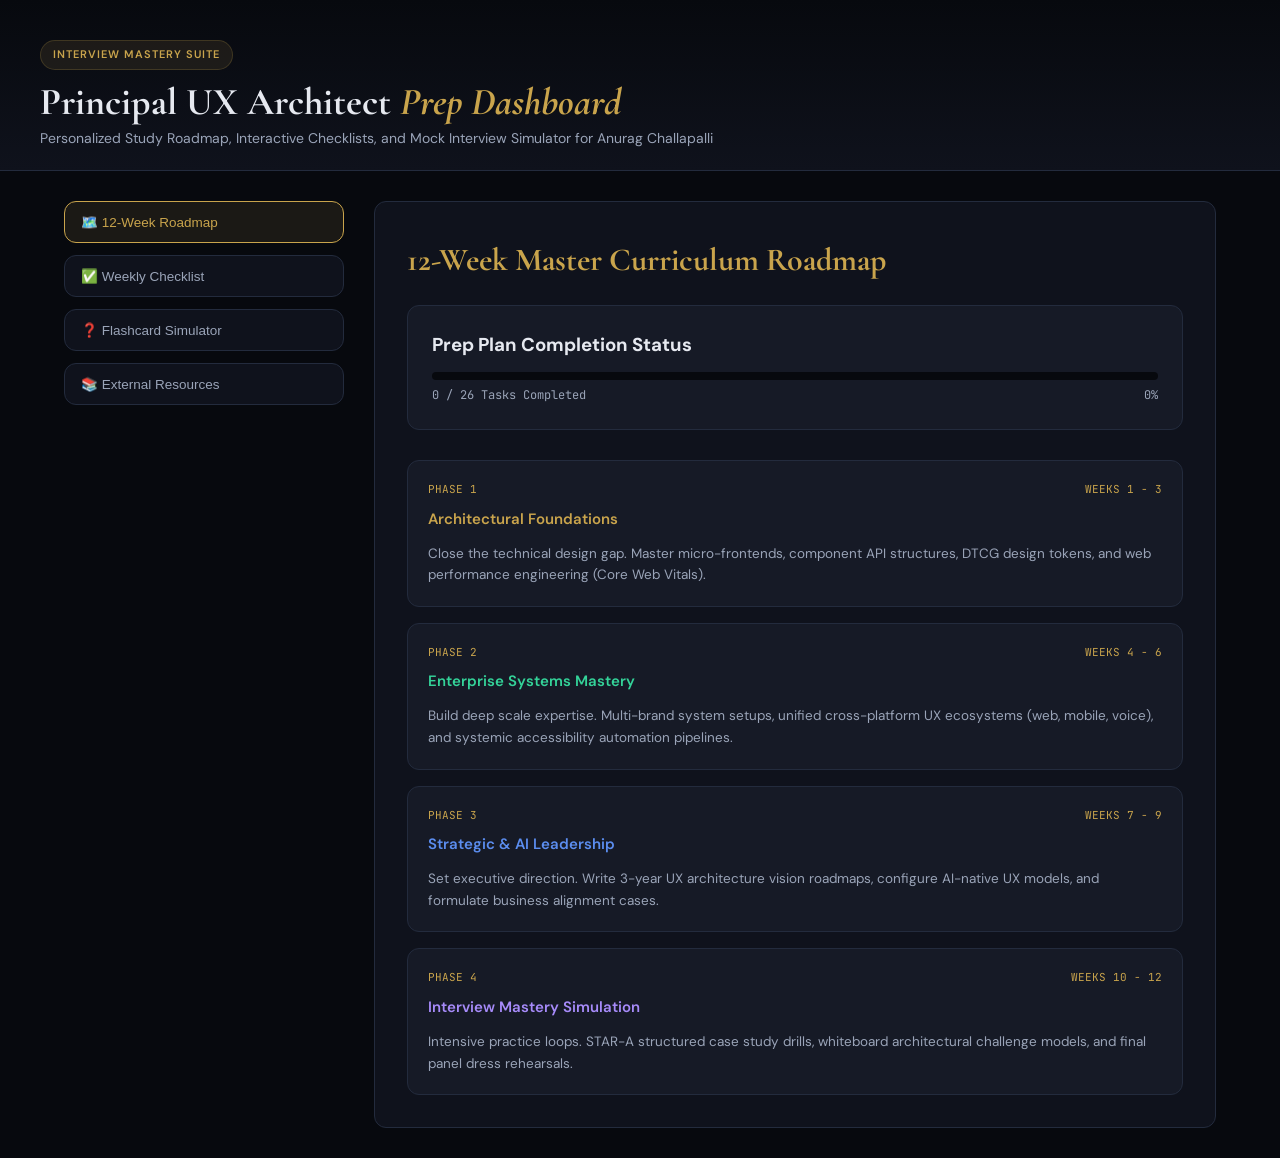
<file: files/Interview_Preparation_Plan.html>
<!DOCTYPE html>
<html lang="en">
<head>
  <meta charset="UTF-8">
  <meta name="viewport" content="width=device-width, initial-scale=1.0">
  <title>Anurag Challapalli — Principal UX Architect Interview Mastery Dashboard</title>
  <link href="https://fonts.googleapis.com/css2?family=Cormorant+Garamond:ital,wght@0,500;0,700;1,400&family=DM+Sans:wght@300;400;500;600;700&family=JetBrains+Mono:wght@400;500&display=swap" rel="stylesheet">
  <style>
    :root {
      --bg: #07090E;
      --bg-card: #0F121C;
      --bg-el: #161A26;
      --border: #232B3D;
      --border-accent: #C9A44C;
      --text: #E6E9F0;
      --text-sec: #9AA4B8;
      --text-muted: #64708A;
      --gold: #C9A44C;
      --gold-soft: rgba(201,164,76,0.1);
      --emerald: #34D399;
      --emerald-soft: rgba(52,211,153,0.08);
      --blue: #5B8DEF;
      --blue-soft: rgba(91, 141, 239, 0.08);
      --radius: 12px;
      --transition: all 0.25s ease;
    }
    * { margin: 0; padding: 0; box-sizing: border-box; }
    body {
      font-family: 'DM Sans', sans-serif;
      background-color: var(--bg);
      color: var(--text);
      line-height: 1.6;
      overflow-x: hidden;
    }
    header {
      padding: 40px 24px 20px;
      border-bottom: 1px solid var(--border);
      background: linear-gradient(180deg, #07090E 0%, #0F121C 100%);
      position: relative;
    }
    .header-content {
      max-width: 1200px;
      margin: 0 auto;
      display: flex;
      justify-content: space-between;
      align-items: center;
      flex-wrap: wrap;
      gap: 20px;
    }
    .badge {
      display: inline-flex;
      align-items: center;
      gap: 6px;
      background: var(--gold-soft);
      border: 1px solid rgba(201, 164, 76, 0.2);
      border-radius: 100px;
      padding: 5px 12px;
      font-size: 11px;
      color: var(--gold);
      font-weight: 600;
      text-transform: uppercase;
      letter-spacing: 1px;
      margin-bottom: 12px;
    }
    h1 {
      font-family: 'Cormorant Garamond', serif;
      font-size: 38px;
      font-weight: 700;
      line-height: 1.1;
    }
    h1 em { font-style: italic; color: var(--gold); }
    .subtitle {
      font-size: 14px;
      color: var(--text-sec);
      margin-top: 4px;
    }
    .main-layout {
      max-width: 1200px;
      margin: 30px auto;
      padding: 0 24px;
      display: grid;
      grid-template-columns: 280px 1fr;
      gap: 30px;
    }
    .sidebar {
      display: flex;
      flex-direction: column;
      gap: 12px;
    }
    .nav-btn {
      display: flex;
      align-items: center;
      gap: 10px;
      padding: 12px 16px;
      background-color: var(--bg-card);
      border: 1px solid var(--border);
      color: var(--text-sec);
      border-radius: var(--radius);
      cursor: pointer;
      font-weight: 500;
      font-size: 13.5px;
      text-align: left;
      transition: var(--transition);
    }
    .nav-btn:hover, .nav-btn.active {
      color: var(--text);
      border-color: var(--border-accent);
      background-color: var(--bg-el);
    }
    .nav-btn.active {
      background-color: var(--gold-soft);
      color: var(--gold);
    }
    .content-area {
      background-color: var(--bg-card);
      border: 1px solid var(--border);
      border-radius: var(--radius);
      padding: 32px;
      min-height: 600px;
    }
    .tab-content {
      display: none;
    }
    .tab-content.active {
      display: block;
    }
    h2 {
      font-family: 'Cormorant Garamond', serif;
      font-size: 32px;
      font-weight: 700;
      margin-bottom: 20px;
      color: var(--gold);
    }
    .overall-progress {
      background-color: var(--bg-el);
      border: 1px solid var(--border);
      border-radius: var(--radius);
      padding: 24px;
      margin-bottom: 30px;
    }
    .progress-bar-container {
      width: 100%;
      height: 8px;
      background-color: var(--bg);
      border-radius: 100px;
      overflow: hidden;
      margin: 12px 0 6px;
    }
    .progress-bar-fill {
      height: 100%;
      background-color: var(--gold);
      width: 0%;
      transition: width 0.5s ease;
    }
    .progress-stats {
      display: flex;
      justify-content: space-between;
      font-size: 12px;
      color: var(--text-sec);
      font-family: 'JetBrains Mono', monospace;
    }
    /* Checklist styles */
    .checklist-week {
      margin-bottom: 28px;
      border-bottom: 1px solid var(--border);
      padding-bottom: 20px;
    }
    .checklist-week:last-child {
      border-bottom: none;
      padding-bottom: 0;
    }
    .week-title {
      font-size: 16px;
      font-weight: 700;
      color: var(--text);
      margin-bottom: 12px;
      display: flex;
      align-items: center;
      gap: 10px;
    }
    .week-number {
      font-family: 'JetBrains Mono', monospace;
      font-size: 11px;
      background-color: var(--bg-el);
      padding: 2px 8px;
      border-radius: 100px;
      color: var(--gold);
    }
    .check-item {
      display: flex;
      align-items: flex-start;
      gap: 12px;
      padding: 8px 12px;
      border-radius: 6px;
      transition: var(--transition);
      cursor: pointer;
    }
    .check-item:hover {
      background-color: var(--bg-el);
    }
    .check-item input {
      margin-top: 5px;
      accent-color: var(--gold);
      cursor: pointer;
    }
    .check-item.completed span {
      text-decoration: line-through;
      color: var(--text-muted);
    }
    .check-text {
      font-size: 13.5px;
      color: var(--text-sec);
    }
    /* Question bank styles */
    .filter-bar {
      display: flex;
      gap: 10px;
      flex-wrap: wrap;
      margin-bottom: 24px;
    }
    .q-filter-btn {
      background-color: var(--bg-el);
      border: 1px solid var(--border);
      color: var(--text-sec);
      font-size: 12px;
      font-weight: 600;
      padding: 6px 14px;
      border-radius: 100px;
      cursor: pointer;
      transition: var(--transition);
    }
    .q-filter-btn:hover, .q-filter-btn.active {
      color: var(--text);
      border-color: var(--border-accent);
      background-color: var(--gold-soft);
    }
    .q-filter-btn.active {
      color: var(--gold);
    }
    .cards-container {
      display: flex;
      flex-direction: column;
      gap: 16px;
    }
    .question-card {
      background-color: var(--bg-el);
      border: 1px solid var(--border);
      border-radius: var(--radius);
      padding: 20px;
      transition: var(--transition);
    }
    .question-card.active-card {
      border-color: var(--border-accent);
    }
    .card-head {
      display: flex;
      justify-content: space-between;
      font-size: 11px;
      font-family: 'JetBrains Mono', monospace;
      color: var(--gold);
      margin-bottom: 8px;
    }
    .question-text {
      font-size: 15px;
      font-weight: 600;
      margin-bottom: 12px;
    }
    .reveal-btn {
      background: none;
      border: 1px solid var(--border);
      color: var(--text-sec);
      padding: 6px 12px;
      font-size: 12px;
      border-radius: 6px;
      cursor: pointer;
      font-weight: 500;
      transition: var(--transition);
    }
    .reveal-btn:hover {
      background-color: var(--bg-hover);
      color: var(--text);
      border-color: var(--text-sec);
    }
    .ans-guide {
      max-height: 0;
      overflow: hidden;
      transition: max-height 0.3s ease;
      font-size: 13px;
      color: var(--text-sec);
      border-top: 1px solid var(--border);
      margin-top: 12px;
      padding-top: 12px;
    }
    .ans-guide.open {
      max-height: 800px;
    }
    .ans-guide ul {
      margin-left: 20px;
      margin-top: 8px;
    }
    .notes-box {
      margin-top: 12px;
    }
    .notes-box textarea {
      width: 100%;
      height: 80px;
      background-color: var(--bg);
      border: 1px solid var(--border);
      border-radius: 6px;
      color: var(--text);
      padding: 8px 12px;
      font-family: inherit;
      font-size: 13px;
      resize: vertical;
    }
    .notes-box textarea:focus {
      outline: none;
      border-color: var(--border-accent);
    }
    @media (max-width: 900px) {
      .main-layout { grid-template-columns: 1fr; }
      .sidebar { flex-direction: row; overflow-x: auto; padding-bottom: 8px; }
      .nav-btn { flex-shrink: 0; }
    }
  </style>
</head>
<body>

  <header>
    <div class="header-content">
      <div>
        <div class="badge">Interview Mastery Suite</div>
        <h1>Principal UX Architect <em>Prep Dashboard</em></h1>
        <p class="subtitle">Personalized Study Roadmap, Interactive Checklists, and Mock Interview Simulator for Anurag Challapalli</p>
      </div>
    </div>
  </header>

  <div class="main-layout">
    
    <!-- Sidebar Navigation -->
    <aside class="sidebar">
      <button class="nav-btn active" onclick="switchTab('roadmap')">🗺️ 12-Week Roadmap</button>
      <button class="nav-btn" onclick="switchTab('checklist')">✅ Weekly Checklist</button>
      <button class="nav-btn" onclick="switchTab('mock')">❓ Flashcard Simulator</button>
      <button class="nav-btn" onclick="switchTab('links')">📚 External Resources</button>
    </aside>

    <!-- Main Content Box -->
    <main class="content-area">

      <!-- TAB: Roadmap Overview -->
      <section id="roadmap" class="tab-content active">
        <h2>12-Week Master Curriculum Roadmap</h2>
        <div class="overall-progress">
          <h3>Prep Plan Completion Status</h3>
          <div class="progress-bar-container">
            <div id="roadmap-progress-fill" class="progress-bar-fill"></div>
          </div>
          <div class="progress-stats">
            <span id="roadmap-completed-txt">0 / 0 Tasks Completed</span>
            <span id="roadmap-pct-txt">0%</span>
          </div>
        </div>

        <div class="cards-container">
          <div class="question-card">
            <div class="card-head"><span>PHASE 1</span><span>WEEKS 1 - 3</span></div>
            <div class="question-text" style="color: var(--gold)">Architectural Foundations</div>
            <p style="font-size: 13.5px; color: var(--text-sec)">Close the technical design gap. Master micro-frontends, component API structures, DTCG design tokens, and web performance engineering (Core Web Vitals).</p>
          </div>
          <div class="question-card">
            <div class="card-head"><span>PHASE 2</span><span>WEEKS 4 - 6</span></div>
            <div class="question-text" style="color: var(--emerald)">Enterprise Systems Mastery</div>
            <p style="font-size: 13.5px; color: var(--text-sec)">Build deep scale expertise. Multi-brand system setups, unified cross-platform UX ecosystems (web, mobile, voice), and systemic accessibility automation pipelines.</p>
          </div>
          <div class="question-card">
            <div class="card-head"><span>PHASE 3</span><span>WEEKS 7 - 9</span></div>
            <div class="question-text" style="color: var(--blue)">Strategic &amp; AI Leadership</div>
            <p style="font-size: 13.5px; color: var(--text-sec)">Set executive direction. Write 3-year UX architecture vision roadmaps, configure AI-native UX models, and formulate business alignment cases.</p>
          </div>
          <div class="question-card">
            <div class="card-head"><span>PHASE 4</span><span>WEEKS 10 - 12</span></div>
            <div class="question-text" style="color: #A78BFA">Interview Mastery Simulation</div>
            <p style="font-size: 13.5px; color: var(--text-sec)">Intensive practice loops. STAR-A structured case study drills, whiteboard architectural challenge models, and final panel dress rehearsals.</p>
          </div>
        </div>
      </section>

      <!-- TAB: Weekly checklists -->
      <section id="checklist" class="tab-content">
        <h2>Weekly Checklists</h2>
        <p style="font-size: 13.5px; color: var(--text-sec); margin-bottom: 24px">Track your weekly learning goals. Your completions are automatically saved locally.</p>
        
        <div id="checklist-wrapper">
          <!-- Dynamically generated checklists will load here -->
        </div>
      </section>

      <!-- TAB: Question simulator -->
      <section id="mock" class="tab-content">
        <h2>Interactive Mock Interview Simulator</h2>
        <p style="font-size: 13.5px; color: var(--text-sec); margin-bottom: 24px">Practice responding to realistic Principal UX Architect board-level questions. Revealing suggestions displays core talking points.</p>

        <!-- Category Filters -->
        <div class="filter-bar">
          <button class="q-filter-btn active" onclick="filterQuestions('all')">All Questions</button>
          <button class="q-filter-btn" onclick="filterQuestions('architecture')">Systems &amp; Architecture</button>
          <button class="q-filter-btn" onclick="filterQuestions('leadership')">Strategic &amp; Leadership</button>
          <button class="q-filter-btn" onclick="filterQuestions('emerging')">AI &amp; Emerging Tech</button>
        </div>

        <div id="questions-wrapper" class="cards-container">
          <!-- Dynamically populated questions -->
        </div>
      </section>

      <!-- TAB: Resources Links -->
      <section id="links" class="tab-content">
        <h2>Strategic Learning Assets</h2>
        <p style="font-size: 13.5px; color: var(--text-sec); margin-bottom: 24px">Quick references to critical files generated to support your preparation:</p>
        
        <div class="cards-container">
          <div class="question-card">
            <div class="question-text" style="margin-bottom: 4px">1. Complete Interactive Portfolio Website</div>
            <p style="font-size: 13px; color: var(--text-sec); margin-bottom: 12px">Your full-scale professional portfolio, complete with high-fidelity case placeholders in the ARCH system and your print-optimized resume.</p>
            <a href="portfolio/index.html" class="reveal-btn" style="text-decoration: none; display: inline-block" target="_blank">Open Portfolio Website →</a>
          </div>
          <div class="question-card">
            <div class="question-text" style="margin-bottom: 4px">2. Principal UX Architect Study Guide</div>
            <p style="font-size: 13px; color: var(--text-sec); margin-bottom: 12px">An extensive study manual detailing design token schemas, micro-frontend mechanics, Core Web Vitals optimizations, WCAG accessibility standards, and custom STAR-A question guides.</p>
            <a href="Interview_Learning_Material.html" class="reveal-btn" style="text-decoration: none; display: inline-block" target="_blank">Open Study Guide →</a>
          </div>
        </div>
      </section>

    </main>
  </div>

  <script>
    // Tab switching
    function switchTab(tabId) {
      document.querySelectorAll('.nav-btn').forEach(btn => btn.classList.remove('active'));
      document.querySelectorAll('.tab-content').forEach(content => content.classList.remove('active'));
      
      const activeBtn = Array.from(document.querySelectorAll('.nav-btn')).find(btn => btn.textContent.includes(tabId === 'roadmap' ? 'Roadmap' : tabId === 'checklist' ? 'Checklist' : tabId === 'mock' ? 'Flashcard' : 'Resources'));
      if(activeBtn) activeBtn.classList.add('active');
      
      const content = document.getElementById(tabId);
      if(content) content.classList.add('active');
    }

    // Comprehensive Checklist Data
    const checklistData = [
      {
        week: 1,
        title: "Platform & System Architecture for UX",
        tasks: [
          "Study Martin Fowler's Micro-Frontend guidelines and write down architectural UX debt impacts.",
          "Identify and map how a design token registry distributes across micro-frontend boundaries at Providence.",
          "Review API-first design principles (Chapters 1-4 of Jin's Designing Web APIs)."
        ]
      },
      {
        week: 2,
        title: "Component Architecture & API Contracts",
        tasks: [
          "Review the DTCG Token Format specifications and outline semantic naming trees.",
          "Write a prototype props contract model for 5 key UI system atoms (Button, Input, Alert, Select, Modal).",
          "Read Brad Frost's Atomic Design (focusing on Section 5 maintenance routines)."
        ]
      },
      {
        week: 3,
        title: "Performance Architecture & Core Web Vitals",
        tasks: [
          "Complete Deque or web.dev Core Web Vitals learning units.",
          "Establish a standard UX Performance Budget document template containing payload bounds.",
          "Audit a legacy page visual transition in a mockup, identifying layout shifts (CLS) root causes."
        ]
      },
      {
        week: 4,
        title: "Design System Architecture at Enterprise Scale",
        tasks: [
          "Compare Centralized, Federated, and Hybrid design team contribution models.",
          "Formulate an organizational scaling pitch aligning system governance to speed metrics."
        ]
      },
      {
        week: 5,
        title: "Cross-Platform UX Architecture",
        tasks: [
          "Review Apple Human Interface guidelines, focusing on spatial navigation paradigms (visionOS).",
          "Draft an omni-channel interaction map detailing standard desktop, tablet, and voice sequences."
        ]
      },
      {
        week: 6,
        title: "Accessibility Architecture & Automation",
        tasks: [
          "Audit WCAG 3.0 draft specs and formulate comparative scoring summaries.",
          "Draft an enterprise accessibility testing script employing automated axe-core packages."
        ]
      },
      {
        week: 7,
        title: "UX Architecture Vision & Strategy",
        tasks: [
          "Draw a custom Wardley Map of Providence internal design system evolution axes.",
          "Author a formal Architecture Decision Record (ADR) detailing a standard typography scale refactor."
        ]
      },
      {
        week: 8,
        title: "AI-Native UX Architecture",
        tasks: [
          "Complete Google's People + AI guidebook modules.",
          "Map dynamic layout degradation parameters when AI outputs deliver low confidence bounds."
        ]
      },
      {
        week: 9,
        title: "Executive Communication & Org Design",
        tasks: [
          "Draft a 1-page financial ROI spreadsheet proving design token efficiency returns.",
          "Practice pitch presentation sequences detailing system structural shifts in front of a mirror."
        ]
      },
      {
        week: 10,
        title: "Case Study Drills",
        tasks: [
          "Draft 3 highly descriptive architecture briefs using the strict ARCH framework.",
          "Record a 15-minute presentation loop, noting verbal clarity and posture metrics."
        ]
      },
      {
        week: 11,
        title: "Mock Interview Rounds",
        tasks: [
          "Rehearse STAR-A formatted talking configurations for 20 high-yield board questions."
        ]
      },
      {
        week: 12,
        title: "Portfolio & Narrative Polish",
        tasks: [
          "Publish a modernized personal portfolio profile detailing architect accomplishments.",
          "Deliver a mock panel defense loop under simulated executive board constraints."
        ]
      }
    ];

    // Comprehensive Questions Bank
    const questionsData = [
      {
        id: 1,
        category: "architecture",
        title: "How do you architect a multi-brand theming design system?",
        guide: "Talk about a 3-tier token system (Global -> Alias -> Component). Explain how semantic tokens alias core values, and components consume only semantic aliases. Describe leveraging automated build packages like Style Dictionary to generate JSON files compiling into CSS variables, Sass files, iOS XML, and Android formats in under a minute.",
        notesId: "notes_q1"
      },
      {
        id: 2,
        category: "architecture",
        title: "How do you ensure UX consistency in a micro-frontend setup?",
        guide: "Discuss maintaining shared NPM component libraries and strictly decoupled state routines. Detail how teams establish strict design API contracts. Highlight the use of custom elements/web components to achieve cross-framework layout bindings.",
        notesId: "notes_q2"
      },
      {
        id: 3,
        category: "architecture",
        title: "Describe your approach to defining a component API contract.",
        guide: "Detail props definitions, standard states (hover, focus, disabled), custom slots for layout rendering, and standardized custom event outputs. Explain how aligning designer Figma properties exactly to engineer props reduces handoff latency by 30%.",
        notesId: "notes_q3"
      },
      {
        id: 4,
        category: "architecture",
        title: "How do you architect accessibility as a system layer?",
        guide: "Explain moving away from post-development checks. Detail embedding accessibility directly into design tokens (automatic contrast calculations, relative layout padding), defining ARIA contracts inside Figma specs, and installing automated axe-core tests in dev pipelines.",
        notesId: "notes_q4"
      },
      {
        id: 5,
        category: "leadership",
        title: "How do you pitch design systems ROI to a skeptical CFO?",
        guide: "Translate design metrics into business variables. Avoid aesthetic arguments. Quantify time savings: e.g., 'A unified token registry saves an average of 4 engineering hours per component build. Scale that across 20 designers and 50 engineers, and it reduces time-to-market by 30%, saving $120k annually in redundant development costs.'",
        notesId: "notes_q5"
      },
      {
        id: 6,
        category: "leadership",
        title: "Describe how you lead design governance across 15+ product teams.",
        guide: "Present the Federated Governance model. Explain that a single centralized team causes bottlenecks. Instead, create a Design System Guild with reps from each squad. Use structured RFC processes where teams propose extensions, keeping the system flexible yet standard.",
        notesId: "notes_q6"
      },
      {
        id: 7,
        category: "emerging",
        title: "How do you architect interfaces for non-deterministic AI outputs?",
        guide: "Discuss cognitive engineering for AI uncertainty. Explain using dynamic confidence metrics, explanatory layout states, user override mechanisms, and graceful interface fallback frameworks when LLM confidence intervals drop below set thresholds.",
        notesId: "notes_q7"
      },
      {
        id: 8,
        category: "architecture",
        title: "What is your approach to mitigating Cumulative Layout Shift (CLS)?",
        guide: "Explain that architects own layout loading paradigms. Discuss reserving container heights for dynamically injected elements, utilizing CSS aspect-ratio configurations, prioritizing font downloads to prevent flash-of-unstyled-text, and minimizing structural animations during paint phases.",
        notesId: "notes_q8"
      }
    ];

    // Load Checklists
    function renderChecklists() {
      const wrapper = document.getElementById('checklist-wrapper');
      wrapper.innerHTML = '';

      checklistData.forEach(w => {
        const weekDiv = document.createElement('div');
        weekDiv.className = 'checklist-week';
        
        const title = document.createElement('div');
        title.className = 'week-title';
        title.innerHTML = `<span class="week-number">Week ${w.week}</span> ${w.title}`;
        weekDiv.appendChild(title);

        w.tasks.forEach((t, i) => {
          const taskId = `task_w${w.week}_t${i}`;
          const isDone = localStorage.getItem(taskId) === 'true';

          const item = document.createElement('label');
          item.className = `check-item ${isDone ? 'completed' : ''}`;
          item.innerHTML = `
            <input type="checkbox" id="${taskId}" ${isDone ? 'checked' : ''} onchange="toggleTask('${taskId}')">
            <span class="check-text">${t}</span>
          `;
          weekDiv.appendChild(item);
        });

        wrapper.appendChild(weekDiv);
      });

      calculateProgress();
    }

    // Toggle Task status
    window.toggleTask = function(taskId) {
      const chk = document.getElementById(taskId);
      const isChecked = chk.checked;
      localStorage.setItem(taskId, isChecked);
      
      // Update styling
      const label = chk.parentElement;
      if (isChecked) {
        label.classList.add('completed');
      } else {
        label.classList.remove('completed');
      }

      calculateProgress();
    };

    // Calculate overall checklist progress
    function calculateProgress() {
      let total = 0;
      let completed = 0;

      checklistData.forEach(w => {
        w.tasks.forEach((t, i) => {
          total++;
          const taskId = `task_w${w.week}_t${i}`;
          if (localStorage.getItem(taskId) === 'true') {
            completed++;
          }
        });
      });

      const pct = total > 0 ? Math.round((completed / total) * 100) : 0;
      
      // Update UI elements
      const fill = document.getElementById('roadmap-progress-fill');
      const text = document.getElementById('roadmap-completed-txt');
      const pctTxt = document.getElementById('roadmap-pct-txt');

      if(fill) fill.style.width = `${pct}%`;
      if(text) text.innerHTML = `${completed} / ${total} Tasks Completed`;
      if(pctTxt) pctTxt.innerHTML = `${pct}%`;
    }

    // Render questions bank
    function renderQuestions(cat = 'all') {
      const container = document.getElementById('questions-wrapper');
      container.innerHTML = '';

      const filtered = cat === 'all' ? questionsData : questionsData.filter(q => q.category === cat);

      filtered.forEach(q => {
        const card = document.createElement('div');
        card.className = 'question-card';
        card.id = `q_card_${q.id}`;
        
        const storedNote = localStorage.getItem(q.notesId) || '';

        card.innerHTML = `
          <div class="card-head">
            <span>QUESTION ${q.id}</span>
            <span style="text-transform: uppercase;">${q.category}</span>
          </div>
          <div class="question-text">${q.title}</div>
          <button class="reveal-btn" onclick="toggleAnswerGuide(${q.id})">Toggle Answer Guide</button>
          <div id="guide_${q.id}" class="ans-guide">
            <strong>Key Architecture Talking Points:</strong>
            <p style="margin-top: 6px;">${q.guide}</p>
            
            <div class="notes-box">
              <strong style="display: block; margin-bottom: 6px;">My Rehearsal Notes / Custom STAR-A Draft:</strong>
              <textarea id="${q.notesId}" placeholder="Draft your custom STAR-A (Situation, Task, Action, Result, Architecture Insight) response here. Progress is auto-saved." oninput="saveNote('${q.notesId}')">${storedNote}</textarea>
            </div>
          </div>
        `;
        container.appendChild(card);
      });
    }

    // Toggle answer guide visibility
    window.toggleAnswerGuide = function(qId) {
      const guide = document.getElementById(`guide_${qId}`);
      const card = document.getElementById(`q_card_${qId}`);
      if (guide.classList.contains('open')) {
        guide.classList.remove('open');
        card.classList.remove('active-card');
      } else {
        guide.classList.add('open');
        card.classList.add('active-card');
      }
    };

    // Filter questions
    window.filterQuestions = function(category) {
      document.querySelectorAll('.q-filter-btn').forEach(btn => btn.classList.remove('active'));
      const activeBtn = Array.from(document.querySelectorAll('.q-filter-btn')).find(btn => btn.getAttribute('onclick').includes(category));
      if(activeBtn) activeBtn.classList.add('active');

      renderQuestions(category);
    };

    // Save custom notes to local storage
    window.saveNote = function(notesId) {
      const textarea = document.getElementById(notesId);
      localStorage.setItem(notesId, textarea.value);
    };

    // Initial setup
    renderChecklists();
    renderQuestions('all');

  </script>
</body>
</html>
</file>
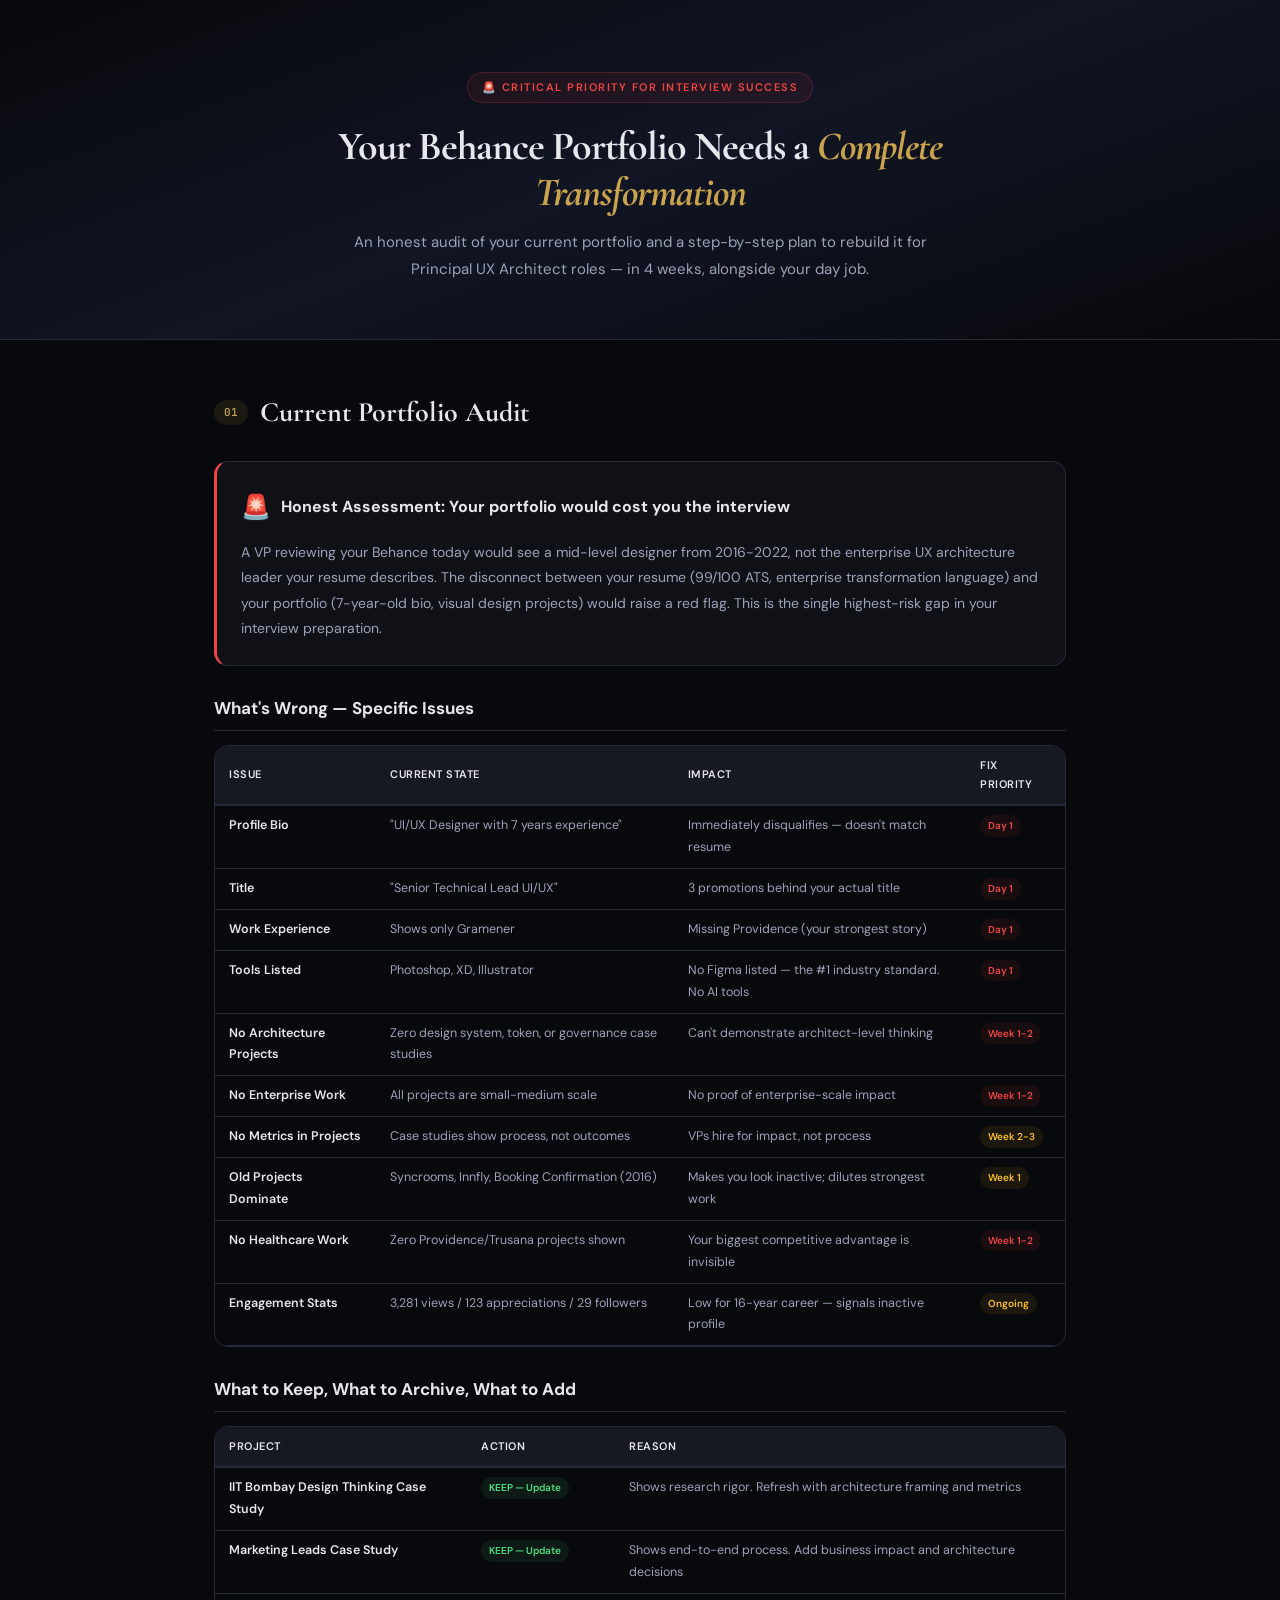
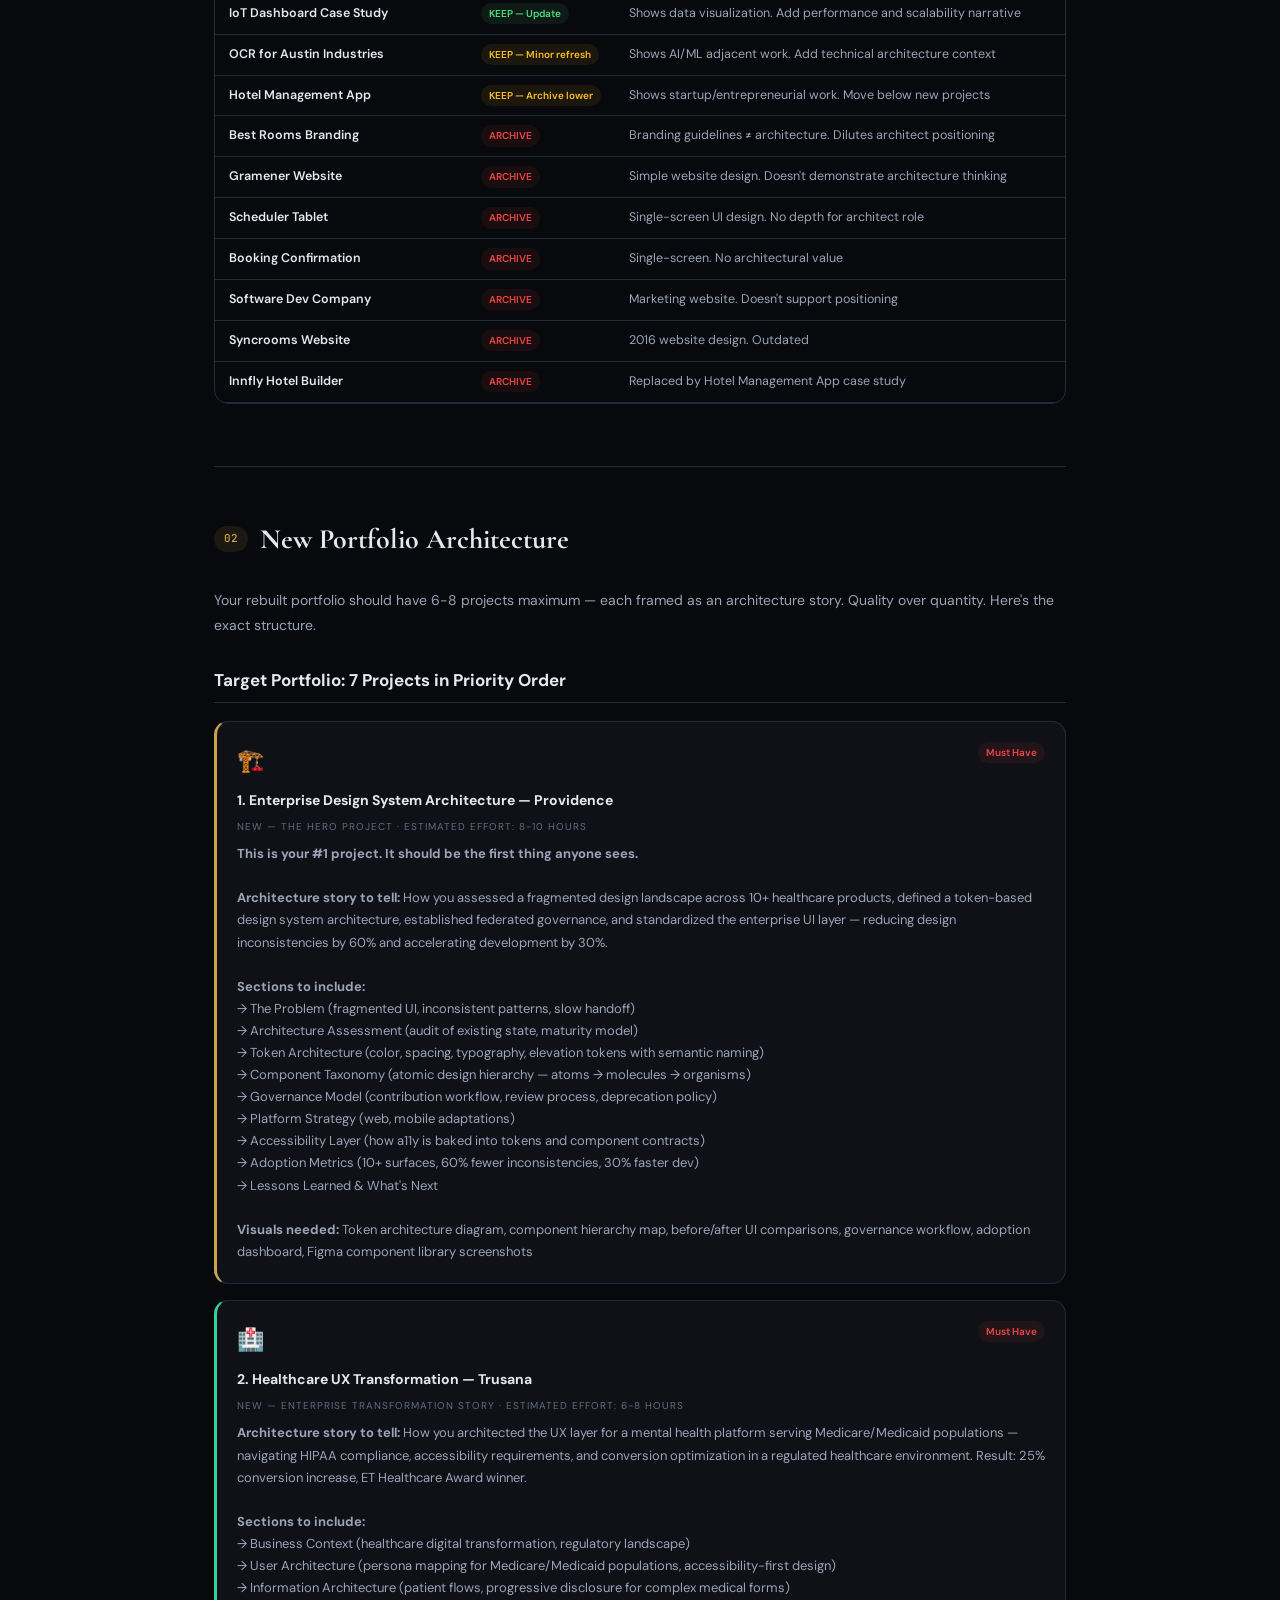
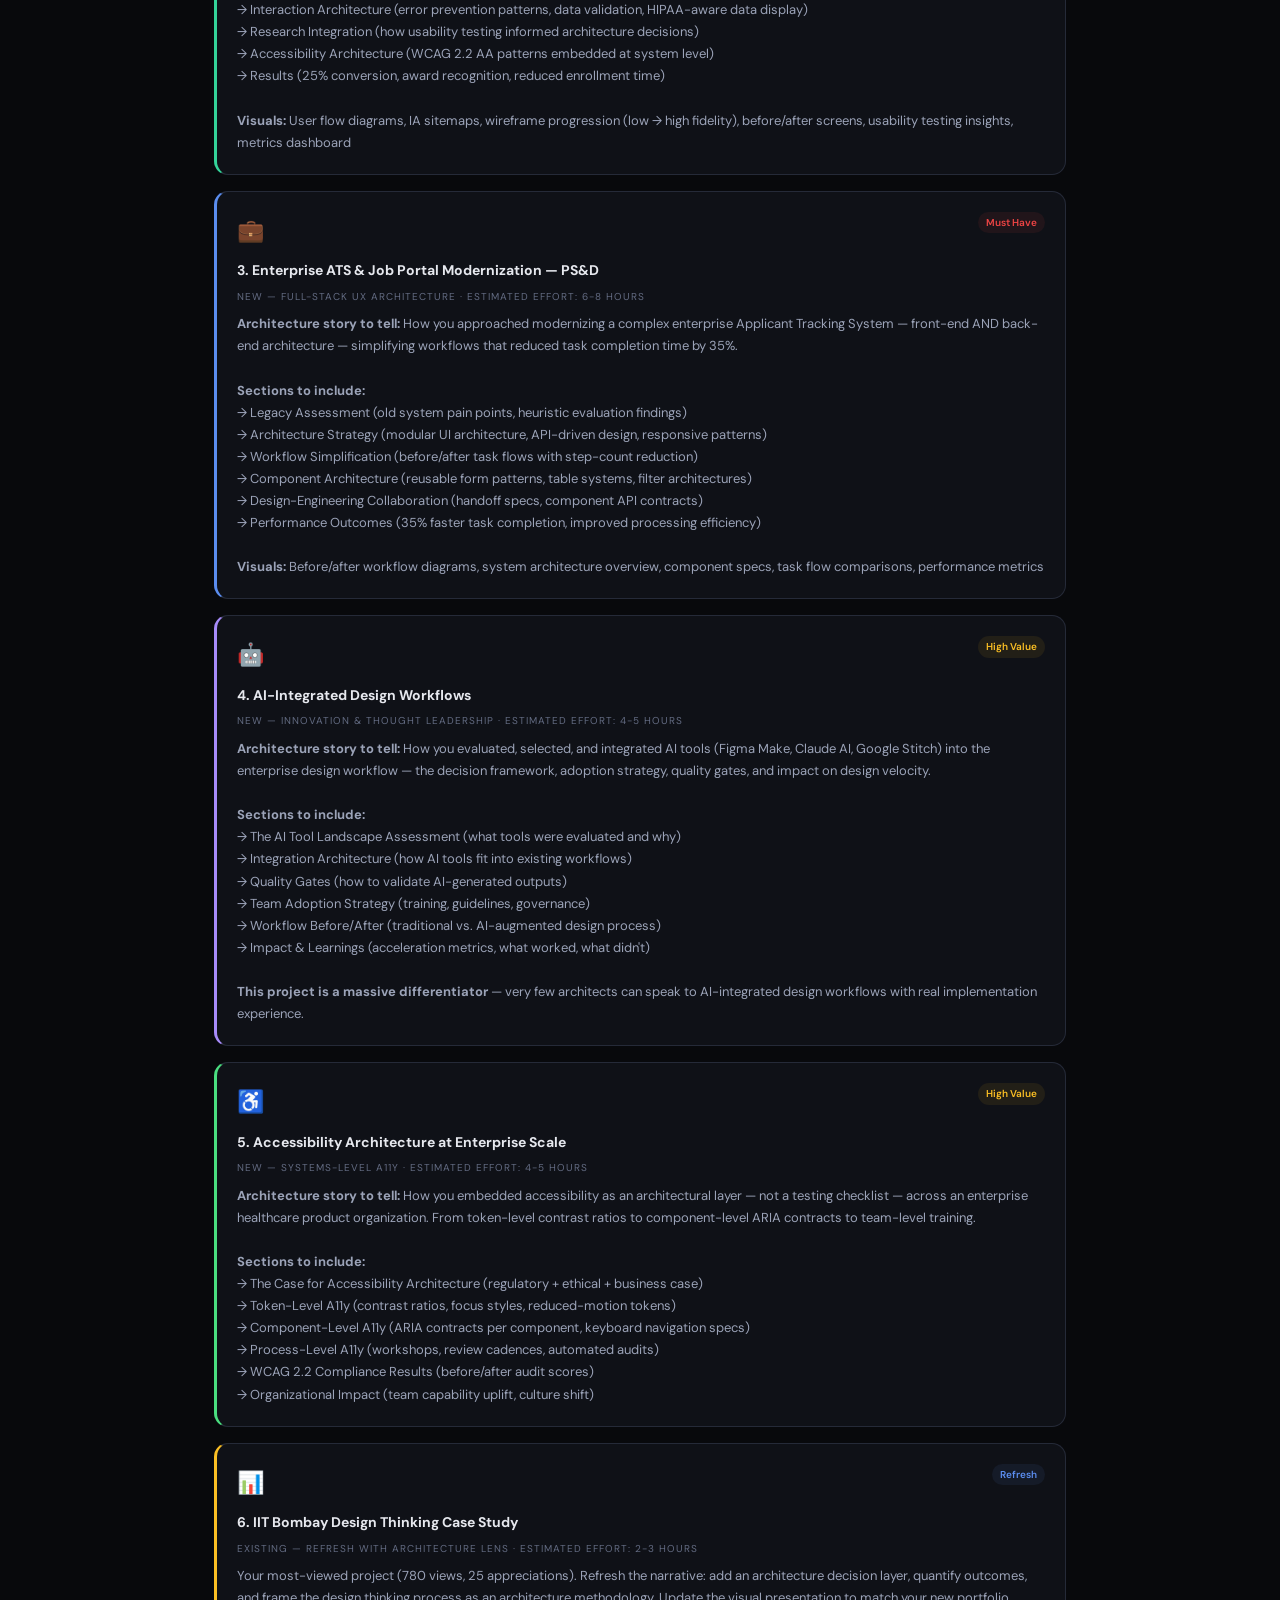
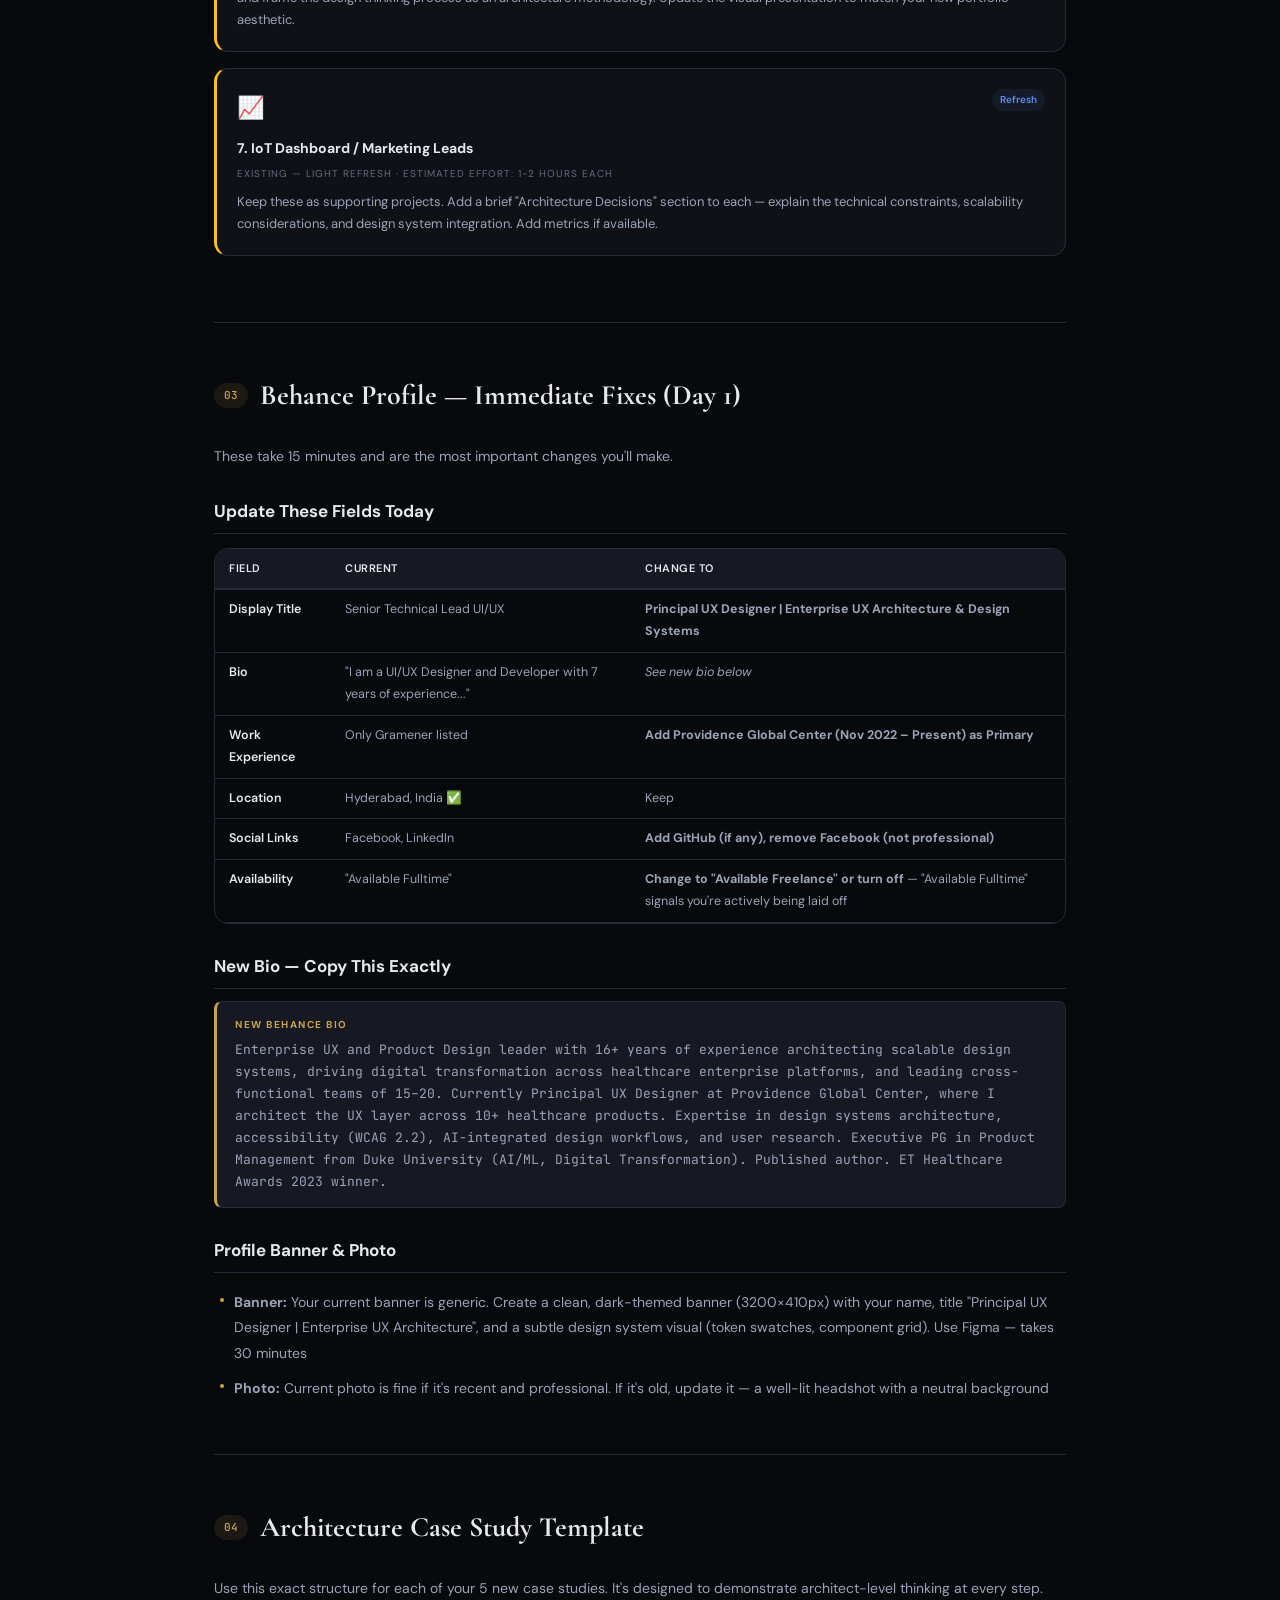
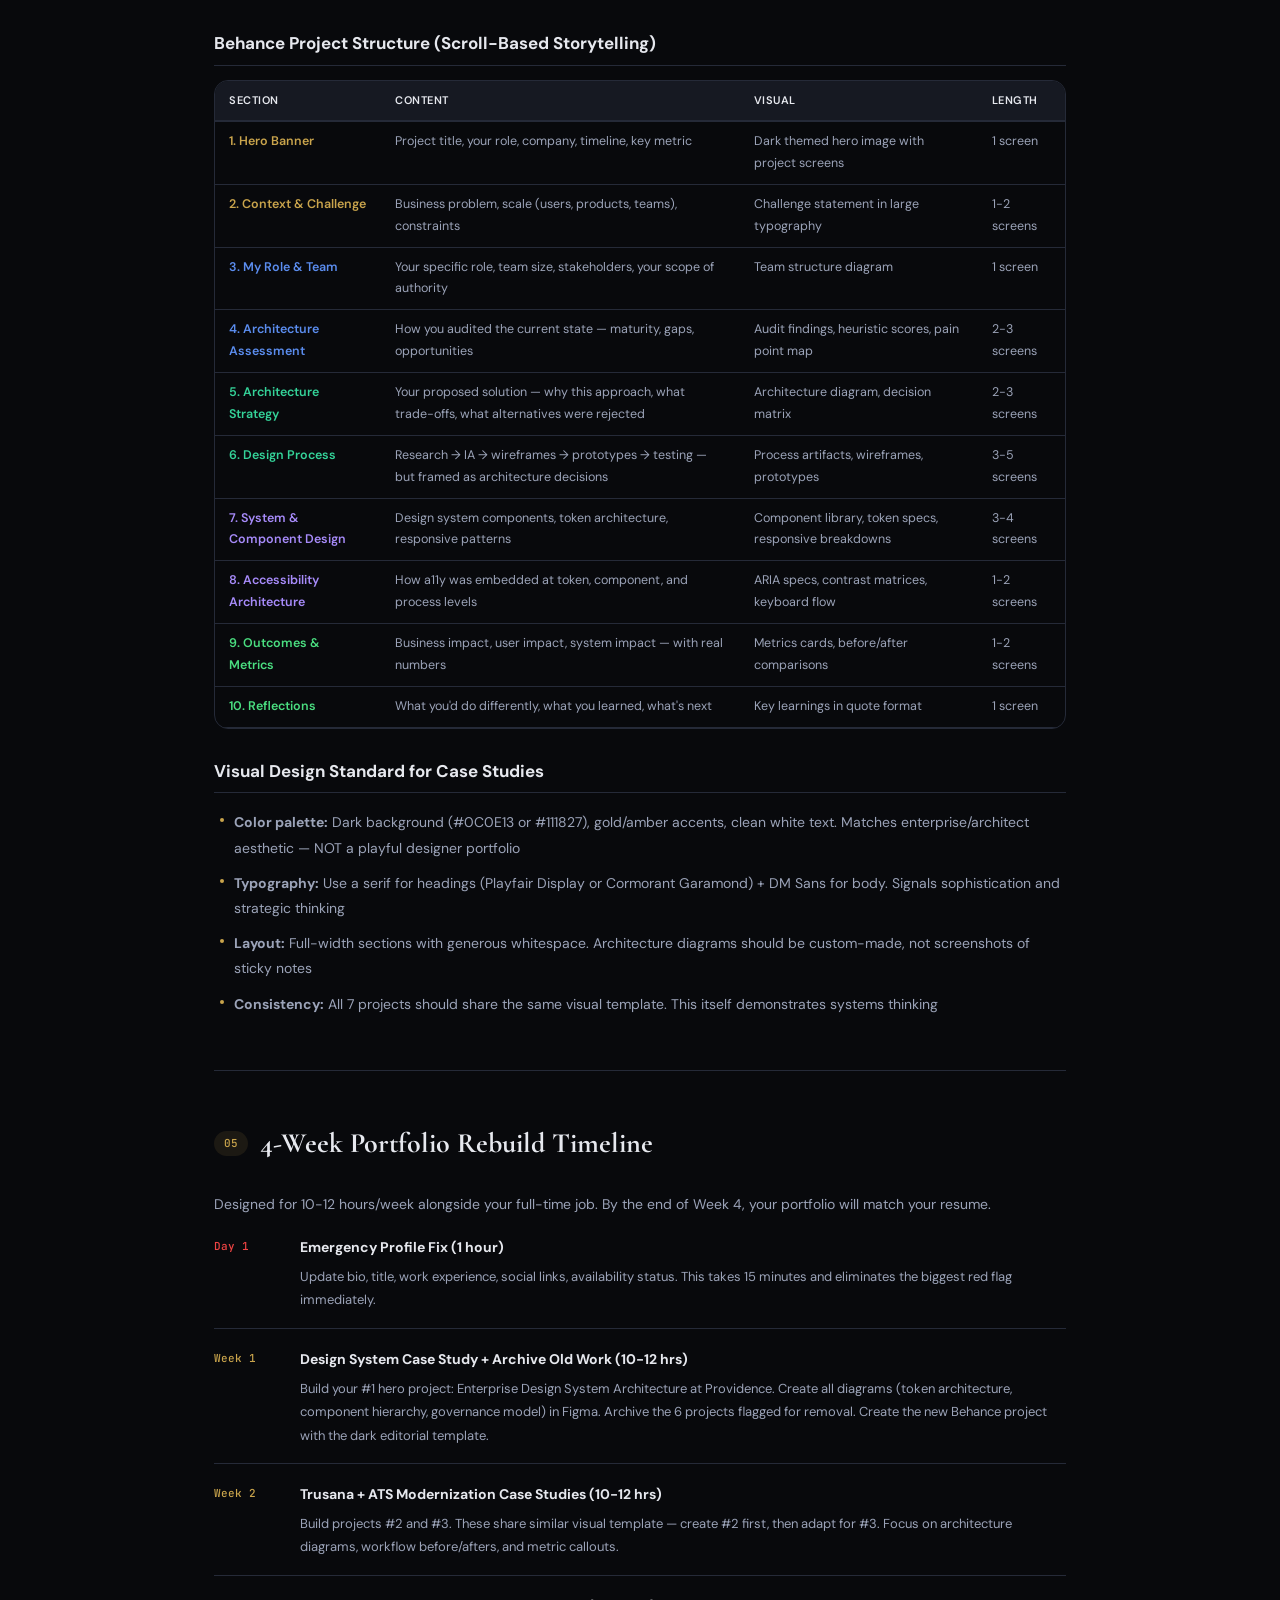
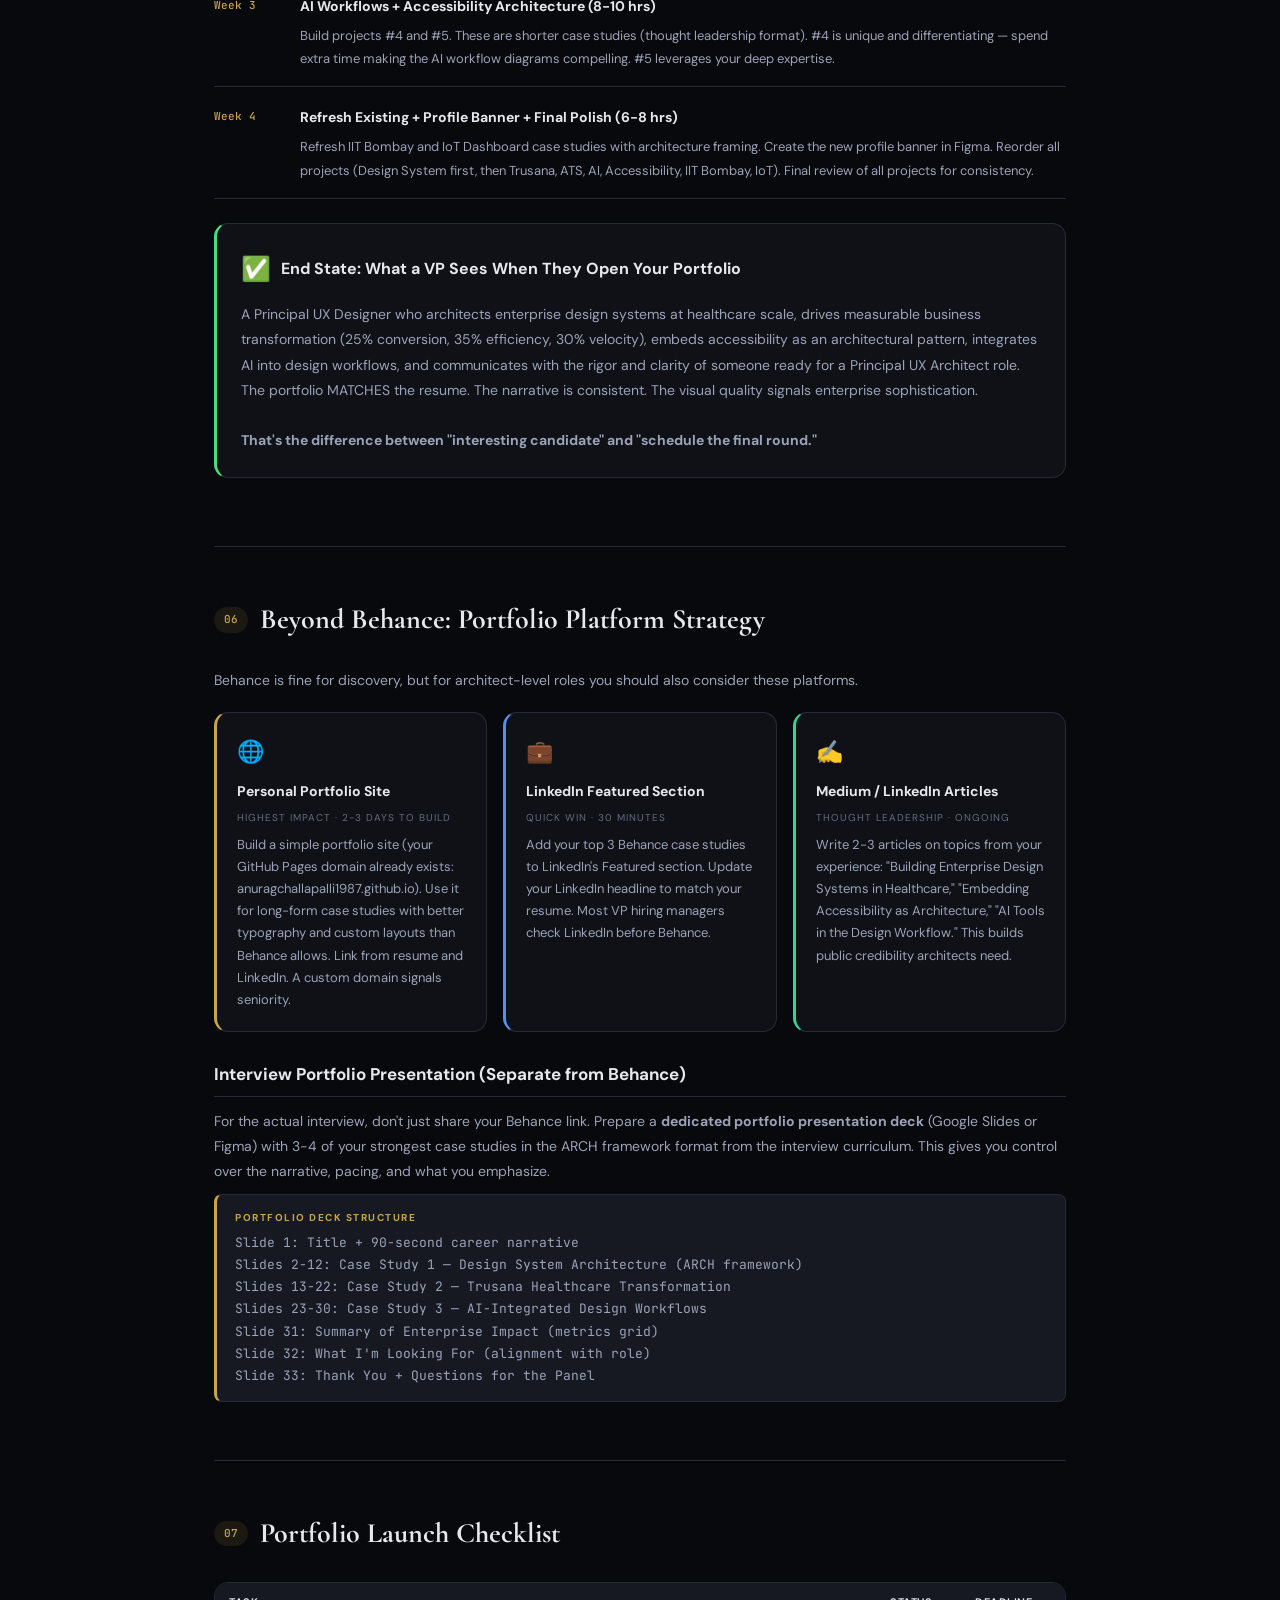
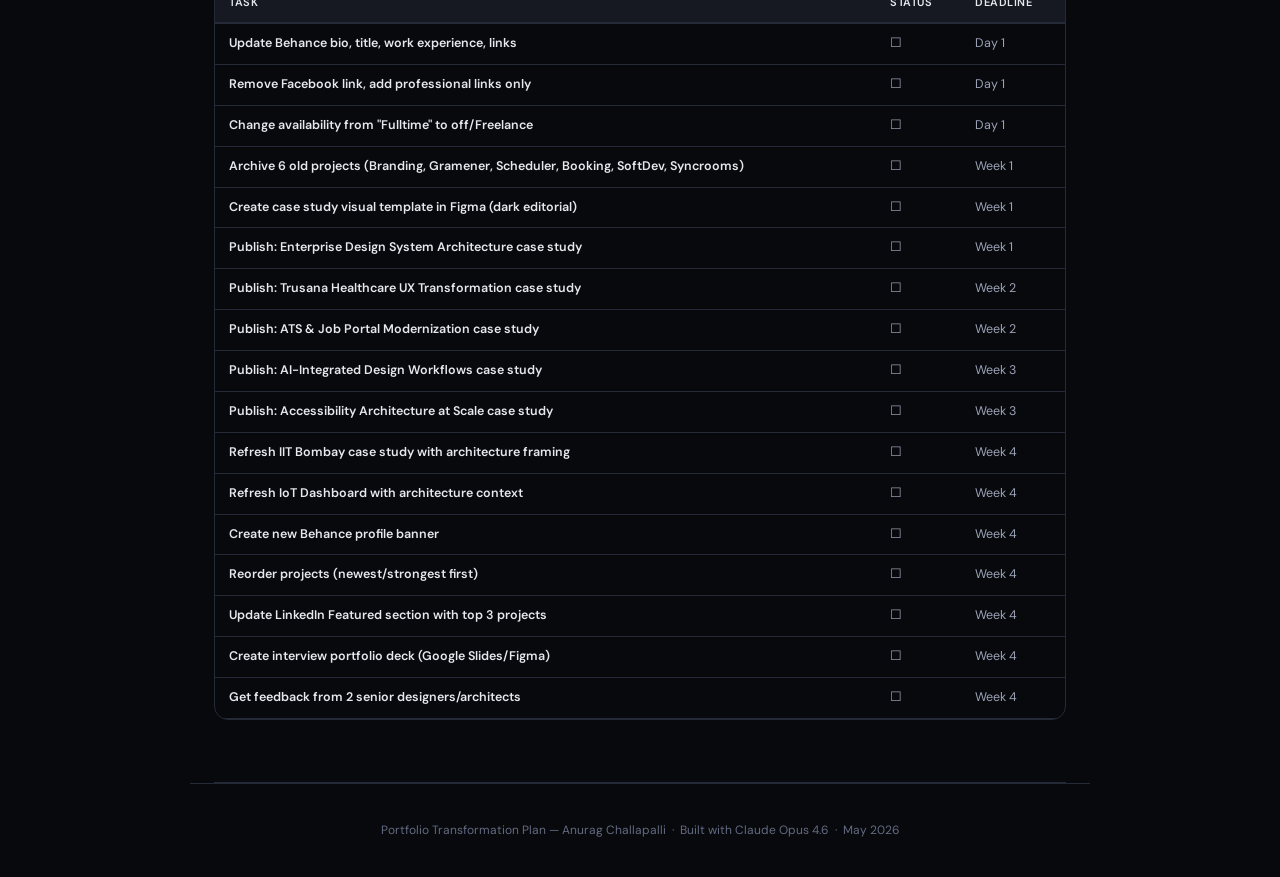
<file: files/Portfolio_Transformation_Plan.html>
<!DOCTYPE html>
<html lang="en">
<head>
<meta charset="UTF-8">
<meta name="viewport" content="width=device-width, initial-scale=1.0">
<title>Portfolio Transformation Plan — Anurag Challapalli</title>
<link href="https://fonts.googleapis.com/css2?family=Cormorant+Garamond:ital,wght@0,500;0,700;1,400&family=DM+Sans:wght@300;400;500;600;700&family=JetBrains+Mono:wght@400;500&display=swap" rel="stylesheet">
<style>
:root{--bg:#08090C;--bg-card:#0F1117;--bg-el:#161922;--bg-hov:#1C2030;--border:#252A38;--text:#E6E8EE;--text-sec:#9BA3B8;--text-muted:#636B82;--gold:#C9A44C;--gold-s:rgba(201,164,76,.1);--red:#EF4444;--red-s:rgba(239,68,68,.08);--green:#4ADE80;--green-s:rgba(74,222,128,.08);--blue:#5B8DEF;--blue-s:rgba(91,141,239,.08);--teal:#34D399;--teal-s:rgba(52,211,153,.08);--purple:#A78BFA;--purple-s:rgba(167,139,250,.08);--amber:#FBBF24;--amber-s:rgba(251,191,36,.08);--rose:#F472B6;--rose-s:rgba(244,114,182,.08);--r:14px;--rs:8px}
*{margin:0;padding:0;box-sizing:border-box}
body{font-family:'DM Sans',sans-serif;background:var(--bg);color:var(--text);line-height:1.75;-webkit-font-smoothing:antialiased}
::selection{background:var(--gold);color:#000}
::-webkit-scrollbar{width:5px}::-webkit-scrollbar-track{background:var(--bg)}::-webkit-scrollbar-thumb{background:var(--border);border-radius:3px}

.container{max-width:900px;margin:0 auto;padding:0 24px}

/* HERO */
.hero{padding:72px 24px 56px;text-align:center;border-bottom:1px solid var(--border);background:linear-gradient(160deg,#08090C 0%,#111524 50%,#08090C 100%)}
.hero-badge{display:inline-flex;align-items:center;gap:6px;background:var(--red-s);border:1px solid rgba(239,68,68,.2);border-radius:100px;padding:5px 14px;font-size:11px;color:var(--red);font-weight:600;text-transform:uppercase;letter-spacing:1.5px;margin-bottom:20px}
.hero h1{font-family:'Cormorant Garamond',serif;font-size:40px;font-weight:700;line-height:1.15;letter-spacing:-1px;margin-bottom:14px;max-width:700px;margin-left:auto;margin-right:auto}
.hero h1 em{font-style:italic;color:var(--gold)}
.hero p{font-size:15px;color:var(--text-sec);max-width:620px;margin:0 auto;line-height:1.8}

/* SECTIONS */
.section{padding:48px 0;border-bottom:1px solid var(--border)}
.sec-head{display:flex;align-items:center;gap:12px;margin-bottom:24px}
.sec-num{font-family:'JetBrains Mono',monospace;font-size:11px;color:var(--gold);background:var(--gold-s);padding:3px 10px;border-radius:100px;font-weight:500}
.section h2{font-family:'Cormorant Garamond',serif;font-size:28px;font-weight:700}
.section h3{font-size:17px;font-weight:700;margin:28px 0 12px;padding-bottom:6px;border-bottom:1px solid var(--border)}
.section h4{font-size:12px;font-weight:600;color:var(--gold);text-transform:uppercase;letter-spacing:1px;margin:18px 0 8px}
.section p,.section li{font-size:14px;color:var(--text-sec);line-height:1.8}
.section ul{list-style:none;padding:0}
.section ul li{padding:5px 0 5px 20px;position:relative}
.section ul li::before{content:'';position:absolute;left:6px;top:13px;width:4px;height:4px;border-radius:50%;background:var(--gold)}

/* CARDS */
.grid{display:grid;grid-template-columns:repeat(auto-fill,minmax(260px,1fr));gap:16px;margin:18px 0}
.card{background:var(--bg-card);border:1px solid var(--border);border-radius:var(--r);padding:20px;transition:all .25s}
.card:hover{border-color:var(--border);background:var(--bg-hov);transform:translateY(-1px)}
.card-icon{font-size:22px;margin-bottom:8px;display:block}
.card-title{font-size:14px;font-weight:700;margin-bottom:5px}
.card-sub{font-size:10px;color:var(--text-muted);text-transform:uppercase;letter-spacing:1px;margin-bottom:8px}
.card-body{font-size:13px;color:var(--text-sec);line-height:1.7}

/* TABLES */
.tbl{overflow-x:auto;margin:14px 0;border-radius:var(--r);border:1px solid var(--border)}
table{width:100%;border-collapse:collapse;font-size:12.5px}
thead th{background:var(--bg-el);color:var(--text);font-weight:600;text-align:left;padding:10px 14px;border-bottom:2px solid var(--border);font-size:11px;text-transform:uppercase;letter-spacing:.5px}
tbody td{padding:9px 14px;border-bottom:1px solid var(--border);color:var(--text-sec);vertical-align:top}
tbody tr:hover{background:var(--bg-hov)}
tbody td:first-child{font-weight:600;color:var(--text)}

/* TAGS */
.tag{display:inline-block;padding:2px 8px;border-radius:100px;font-size:10px;font-weight:600;white-space:nowrap}
.tag-red{background:var(--red-s);color:var(--red)}
.tag-green{background:var(--green-s);color:var(--green)}
.tag-amber{background:var(--amber-s);color:var(--amber)}
.tag-blue{background:var(--blue-s);color:var(--blue)}

/* VERDICT */
.verdict{background:var(--bg-card);border:1px solid var(--border);border-radius:var(--r);padding:24px;margin:20px 0}
.verdict-head{display:flex;align-items:center;gap:10px;margin-bottom:12px}
.verdict-icon{font-size:24px}
.verdict-title{font-size:16px;font-weight:700}
.verdict-body{font-size:14px;color:var(--text-sec);line-height:1.8}

/* PROMPT */
.prompt{background:var(--bg-el);border:1px solid var(--border);border-left:3px solid var(--gold);border-radius:var(--rs);padding:14px 18px;margin:10px 0;font-size:13px;font-family:'JetBrains Mono',monospace;color:var(--text-sec);line-height:1.7}
.prompt-label{font-family:'DM Sans',sans-serif;font-size:10px;text-transform:uppercase;letter-spacing:1.5px;color:var(--gold);font-weight:700;margin-bottom:6px}

/* TIMELINE */
.tl-item{display:flex;gap:16px;padding:16px 0;border-bottom:1px solid var(--border)}
.tl-week{flex-shrink:0;width:70px;font-family:'JetBrains Mono',monospace;font-size:11px;padding:4px 0;color:var(--gold);font-weight:500}
.tl-content{flex:1}
.tl-content strong{font-size:14px;color:var(--text)}
.tl-content p{font-size:13px;color:var(--text-sec);margin-top:4px}

@media(max-width:768px){.hero h1{font-size:30px}.grid{grid-template-columns:1fr}.container{padding:0 16px}}
</style>
</head>
<body>

<header class="hero">
  <div class="hero-badge">🚨 Critical Priority for Interview Success</div>
  <h1>Your Behance Portfolio Needs a <em>Complete Transformation</em></h1>
  <p>An honest audit of your current portfolio and a step-by-step plan to rebuild it for Principal UX Architect roles — in 4 weeks, alongside your day job.</p>
</header>

<div class="container">

<!-- ============ AUDIT ============ -->
<section class="section" id="audit">
  <div class="sec-head"><span class="sec-num">01</span><h2>Current Portfolio Audit</h2></div>

  <div class="verdict" style="border-left:3px solid var(--red)">
    <div class="verdict-head"><span class="verdict-icon">🚨</span><div class="verdict-title">Honest Assessment: Your portfolio would cost you the interview</div></div>
    <div class="verdict-body">A VP reviewing your Behance today would see a mid-level designer from 2016-2022, not the enterprise UX architecture leader your resume describes. The disconnect between your resume (99/100 ATS, enterprise transformation language) and your portfolio (7-year-old bio, visual design projects) would raise a red flag. This is the single highest-risk gap in your interview preparation.</div>
  </div>

  <h3>What's Wrong — Specific Issues</h3>
  <div class="tbl"><table>
    <thead><tr><th>Issue</th><th>Current State</th><th>Impact</th><th>Fix Priority</th></tr></thead>
    <tbody>
      <tr><td>Profile Bio</td><td>"UI/UX Designer with 7 years experience"</td><td>Immediately disqualifies — doesn't match resume</td><td><span class="tag tag-red">Day 1</span></td></tr>
      <tr><td>Title</td><td>"Senior Technical Lead UI/UX"</td><td>3 promotions behind your actual title</td><td><span class="tag tag-red">Day 1</span></td></tr>
      <tr><td>Work Experience</td><td>Shows only Gramener</td><td>Missing Providence (your strongest story)</td><td><span class="tag tag-red">Day 1</span></td></tr>
      <tr><td>Tools Listed</td><td>Photoshop, XD, Illustrator</td><td>No Figma listed — the #1 industry standard. No AI tools</td><td><span class="tag tag-red">Day 1</span></td></tr>
      <tr><td>No Architecture Projects</td><td>Zero design system, token, or governance case studies</td><td>Can't demonstrate architect-level thinking</td><td><span class="tag tag-red">Week 1-2</span></td></tr>
      <tr><td>No Enterprise Work</td><td>All projects are small-medium scale</td><td>No proof of enterprise-scale impact</td><td><span class="tag tag-red">Week 1-2</span></td></tr>
      <tr><td>No Metrics in Projects</td><td>Case studies show process, not outcomes</td><td>VPs hire for impact, not process</td><td><span class="tag tag-amber">Week 2-3</span></td></tr>
      <tr><td>Old Projects Dominate</td><td>Syncrooms, Innfly, Booking Confirmation (2016)</td><td>Makes you look inactive; dilutes strongest work</td><td><span class="tag tag-amber">Week 1</span></td></tr>
      <tr><td>No Healthcare Work</td><td>Zero Providence/Trusana projects shown</td><td>Your biggest competitive advantage is invisible</td><td><span class="tag tag-red">Week 1-2</span></td></tr>
      <tr><td>Engagement Stats</td><td>3,281 views / 123 appreciations / 29 followers</td><td>Low for 16-year career — signals inactive profile</td><td><span class="tag tag-amber">Ongoing</span></td></tr>
    </tbody>
  </table></div>

  <h3>What to Keep, What to Archive, What to Add</h3>
  <div class="tbl"><table>
    <thead><tr><th>Project</th><th>Action</th><th>Reason</th></tr></thead>
    <tbody>
      <tr><td>IIT Bombay Design Thinking Case Study</td><td><span class="tag tag-green">KEEP — Update</span></td><td>Shows research rigor. Refresh with architecture framing and metrics</td></tr>
      <tr><td>Marketing Leads Case Study</td><td><span class="tag tag-green">KEEP — Update</span></td><td>Shows end-to-end process. Add business impact and architecture decisions</td></tr>
      <tr><td>IoT Dashboard Case Study</td><td><span class="tag tag-green">KEEP — Update</span></td><td>Shows data visualization. Add performance and scalability narrative</td></tr>
      <tr><td>OCR for Austin Industries</td><td><span class="tag tag-amber">KEEP — Minor refresh</span></td><td>Shows AI/ML adjacent work. Add technical architecture context</td></tr>
      <tr><td>Hotel Management App</td><td><span class="tag tag-amber">KEEP — Archive lower</span></td><td>Shows startup/entrepreneurial work. Move below new projects</td></tr>
      <tr><td>Best Rooms Branding</td><td><span class="tag tag-red">ARCHIVE</span></td><td>Branding guidelines ≠ architecture. Dilutes architect positioning</td></tr>
      <tr><td>Gramener Website</td><td><span class="tag tag-red">ARCHIVE</span></td><td>Simple website design. Doesn't demonstrate architecture thinking</td></tr>
      <tr><td>Scheduler Tablet</td><td><span class="tag tag-red">ARCHIVE</span></td><td>Single-screen UI design. No depth for architect role</td></tr>
      <tr><td>Booking Confirmation</td><td><span class="tag tag-red">ARCHIVE</span></td><td>Single-screen. No architectural value</td></tr>
      <tr><td>Software Dev Company</td><td><span class="tag tag-red">ARCHIVE</span></td><td>Marketing website. Doesn't support positioning</td></tr>
      <tr><td>Syncrooms Website</td><td><span class="tag tag-red">ARCHIVE</span></td><td>2016 website design. Outdated</td></tr>
      <tr><td>Innfly Hotel Builder</td><td><span class="tag tag-red">ARCHIVE</span></td><td>Replaced by Hotel Management App case study</td></tr>
    </tbody>
  </table></div>
</section>

<!-- ============ NEW PORTFOLIO STRUCTURE ============ -->
<section class="section" id="structure">
  <div class="sec-head"><span class="sec-num">02</span><h2>New Portfolio Architecture</h2></div>
  <p>Your rebuilt portfolio should have 6-8 projects maximum — each framed as an architecture story. Quality over quantity. Here's the exact structure.</p>

  <h3>Target Portfolio: 7 Projects in Priority Order</h3>

  <div class="grid" style="grid-template-columns:1fr">

    <div class="card" style="border-left:3px solid var(--gold)">
      <div style="display:flex;justify-content:space-between;align-items:flex-start">
        <div><span class="card-icon">🏗️</span><div class="card-title">1. Enterprise Design System Architecture — Providence</div><div class="card-sub">NEW — The Hero Project · Estimated effort: 8-10 hours</div></div>
        <span class="tag tag-red">Must Have</span>
      </div>
      <div class="card-body">
        <strong>This is your #1 project. It should be the first thing anyone sees.</strong><br><br>
        <strong>Architecture story to tell:</strong> How you assessed a fragmented design landscape across 10+ healthcare products, defined a token-based design system architecture, established federated governance, and standardized the enterprise UI layer — reducing design inconsistencies by 60% and accelerating development by 30%.<br><br>
        <strong>Sections to include:</strong><br>
        → The Problem (fragmented UI, inconsistent patterns, slow handoff)<br>
        → Architecture Assessment (audit of existing state, maturity model)<br>
        → Token Architecture (color, spacing, typography, elevation tokens with semantic naming)<br>
        → Component Taxonomy (atomic design hierarchy — atoms → molecules → organisms)<br>
        → Governance Model (contribution workflow, review process, deprecation policy)<br>
        → Platform Strategy (web, mobile adaptations)<br>
        → Accessibility Layer (how a11y is baked into tokens and component contracts)<br>
        → Adoption Metrics (10+ surfaces, 60% fewer inconsistencies, 30% faster dev)<br>
        → Lessons Learned & What's Next<br><br>
        <strong>Visuals needed:</strong> Token architecture diagram, component hierarchy map, before/after UI comparisons, governance workflow, adoption dashboard, Figma component library screenshots
      </div>
    </div>

    <div class="card" style="border-left:3px solid var(--teal)">
      <div style="display:flex;justify-content:space-between;align-items:flex-start">
        <div><span class="card-icon">🏥</span><div class="card-title">2. Healthcare UX Transformation — Trusana</div><div class="card-sub">NEW — Enterprise Transformation Story · Estimated effort: 6-8 hours</div></div>
        <span class="tag tag-red">Must Have</span>
      </div>
      <div class="card-body">
        <strong>Architecture story to tell:</strong> How you architected the UX layer for a mental health platform serving Medicare/Medicaid populations — navigating HIPAA compliance, accessibility requirements, and conversion optimization in a regulated healthcare environment. Result: 25% conversion increase, ET Healthcare Award winner.<br><br>
        <strong>Sections to include:</strong><br>
        → Business Context (healthcare digital transformation, regulatory landscape)<br>
        → User Architecture (persona mapping for Medicare/Medicaid populations, accessibility-first design)<br>
        → Information Architecture (patient flows, progressive disclosure for complex medical forms)<br>
        → Interaction Architecture (error prevention patterns, data validation, HIPAA-aware data display)<br>
        → Research Integration (how usability testing informed architecture decisions)<br>
        → Accessibility Architecture (WCAG 2.2 AA patterns embedded at system level)<br>
        → Results (25% conversion, award recognition, reduced enrollment time)<br><br>
        <strong>Visuals:</strong> User flow diagrams, IA sitemaps, wireframe progression (low → high fidelity), before/after screens, usability testing insights, metrics dashboard
      </div>
    </div>

    <div class="card" style="border-left:3px solid var(--blue)">
      <div style="display:flex;justify-content:space-between;align-items:flex-start">
        <div><span class="card-icon">💼</span><div class="card-title">3. Enterprise ATS & Job Portal Modernization — PS&D</div><div class="card-sub">NEW — Full-Stack UX Architecture · Estimated effort: 6-8 hours</div></div>
        <span class="tag tag-red">Must Have</span>
      </div>
      <div class="card-body">
        <strong>Architecture story to tell:</strong> How you approached modernizing a complex enterprise Applicant Tracking System — front-end AND back-end architecture — simplifying workflows that reduced task completion time by 35%.<br><br>
        <strong>Sections to include:</strong><br>
        → Legacy Assessment (old system pain points, heuristic evaluation findings)<br>
        → Architecture Strategy (modular UI architecture, API-driven design, responsive patterns)<br>
        → Workflow Simplification (before/after task flows with step-count reduction)<br>
        → Component Architecture (reusable form patterns, table systems, filter architectures)<br>
        → Design-Engineering Collaboration (handoff specs, component API contracts)<br>
        → Performance Outcomes (35% faster task completion, improved processing efficiency)<br><br>
        <strong>Visuals:</strong> Before/after workflow diagrams, system architecture overview, component specs, task flow comparisons, performance metrics
      </div>
    </div>

    <div class="card" style="border-left:3px solid var(--purple)">
      <div style="display:flex;justify-content:space-between;align-items:flex-start">
        <div><span class="card-icon">🤖</span><div class="card-title">4. AI-Integrated Design Workflows</div><div class="card-sub">NEW — Innovation & Thought Leadership · Estimated effort: 4-5 hours</div></div>
        <span class="tag tag-amber">High Value</span>
      </div>
      <div class="card-body">
        <strong>Architecture story to tell:</strong> How you evaluated, selected, and integrated AI tools (Figma Make, Claude AI, Google Stitch) into the enterprise design workflow — the decision framework, adoption strategy, quality gates, and impact on design velocity.<br><br>
        <strong>Sections to include:</strong><br>
        → The AI Tool Landscape Assessment (what tools were evaluated and why)<br>
        → Integration Architecture (how AI tools fit into existing workflows)<br>
        → Quality Gates (how to validate AI-generated outputs)<br>
        → Team Adoption Strategy (training, guidelines, governance)<br>
        → Workflow Before/After (traditional vs. AI-augmented design process)<br>
        → Impact & Learnings (acceleration metrics, what worked, what didn't)<br><br>
        <strong>This project is a massive differentiator</strong> — very few architects can speak to AI-integrated design workflows with real implementation experience.
      </div>
    </div>

    <div class="card" style="border-left:3px solid var(--green)">
      <div style="display:flex;justify-content:space-between;align-items:flex-start">
        <div><span class="card-icon">♿</span><div class="card-title">5. Accessibility Architecture at Enterprise Scale</div><div class="card-sub">NEW — Systems-Level A11y · Estimated effort: 4-5 hours</div></div>
        <span class="tag tag-amber">High Value</span>
      </div>
      <div class="card-body">
        <strong>Architecture story to tell:</strong> How you embedded accessibility as an architectural layer — not a testing checklist — across an enterprise healthcare product organization. From token-level contrast ratios to component-level ARIA contracts to team-level training.<br><br>
        <strong>Sections to include:</strong><br>
        → The Case for Accessibility Architecture (regulatory + ethical + business case)<br>
        → Token-Level A11y (contrast ratios, focus styles, reduced-motion tokens)<br>
        → Component-Level A11y (ARIA contracts per component, keyboard navigation specs)<br>
        → Process-Level A11y (workshops, review cadences, automated audits)<br>
        → WCAG 2.2 Compliance Results (before/after audit scores)<br>
        → Organizational Impact (team capability uplift, culture shift)
      </div>
    </div>

    <div class="card" style="border-left:3px solid var(--amber)">
      <div style="display:flex;justify-content:space-between;align-items:flex-start">
        <div><span class="card-icon">📊</span><div class="card-title">6. IIT Bombay Design Thinking Case Study</div><div class="card-sub">EXISTING — Refresh with Architecture Lens · Estimated effort: 2-3 hours</div></div>
        <span class="tag tag-blue">Refresh</span>
      </div>
      <div class="card-body">
        Your most-viewed project (780 views, 25 appreciations). Refresh the narrative: add an architecture decision layer, quantify outcomes, and frame the design thinking process as an architecture methodology. Update the visual presentation to match your new portfolio aesthetic.
      </div>
    </div>

    <div class="card" style="border-left:3px solid var(--amber)">
      <div style="display:flex;justify-content:space-between;align-items:flex-start">
        <div><span class="card-icon">📈</span><div class="card-title">7. IoT Dashboard / Marketing Leads</div><div class="card-sub">EXISTING — Light Refresh · Estimated effort: 1-2 hours each</div></div>
        <span class="tag tag-blue">Refresh</span>
      </div>
      <div class="card-body">
        Keep these as supporting projects. Add a brief "Architecture Decisions" section to each — explain the technical constraints, scalability considerations, and design system integration. Add metrics if available.
      </div>
    </div>

  </div>
</section>

<!-- ============ BEHANCE PROFILE FIX ============ -->
<section class="section" id="profile-fix">
  <div class="sec-head"><span class="sec-num">03</span><h2>Behance Profile — Immediate Fixes (Day 1)</h2></div>
  <p>These take 15 minutes and are the most important changes you'll make.</p>

  <h3>Update These Fields Today</h3>
  <div class="tbl"><table>
    <thead><tr><th>Field</th><th>Current</th><th>Change To</th></tr></thead>
    <tbody>
      <tr><td>Display Title</td><td>Senior Technical Lead UI/UX</td><td><strong>Principal UX Designer | Enterprise UX Architecture & Design Systems</strong></td></tr>
      <tr><td>Bio</td><td>"I am a UI/UX Designer and Developer with 7 years of experience..."</td><td><em>See new bio below</em></td></tr>
      <tr><td>Work Experience</td><td>Only Gramener listed</td><td><strong>Add Providence Global Center (Nov 2022 – Present) as Primary</strong></td></tr>
      <tr><td>Location</td><td>Hyderabad, India ✅</td><td>Keep</td></tr>
      <tr><td>Social Links</td><td>Facebook, LinkedIn</td><td><strong>Add GitHub (if any), remove Facebook (not professional)</strong></td></tr>
      <tr><td>Availability</td><td>"Available Fulltime"</td><td><strong>Change to "Available Freelance" or turn off</strong> — "Available Fulltime" signals you're actively being laid off</td></tr>
    </tbody>
  </table></div>

  <h3>New Bio — Copy This Exactly</h3>
  <div class="prompt">
    <div class="prompt-label">New Behance Bio</div>
    Enterprise UX and Product Design leader with 16+ years of experience architecting scalable design systems, driving digital transformation across healthcare enterprise platforms, and leading cross-functional teams of 15–20. Currently Principal UX Designer at Providence Global Center, where I architect the UX layer across 10+ healthcare products. Expertise in design systems architecture, accessibility (WCAG 2.2), AI-integrated design workflows, and user research. Executive PG in Product Management from Duke University (AI/ML, Digital Transformation). Published author. ET Healthcare Awards 2023 winner.
  </div>

  <h3>Profile Banner & Photo</h3>
  <ul>
    <li><strong>Banner:</strong> Your current banner is generic. Create a clean, dark-themed banner (3200×410px) with your name, title "Principal UX Designer | Enterprise UX Architecture", and a subtle design system visual (token swatches, component grid). Use Figma — takes 30 minutes</li>
    <li><strong>Photo:</strong> Current photo is fine if it's recent and professional. If it's old, update it — a well-lit headshot with a neutral background</li>
  </ul>
</section>

<!-- ============ CASE STUDY TEMPLATE ============ -->
<section class="section" id="template">
  <div class="sec-head"><span class="sec-num">04</span><h2>Architecture Case Study Template</h2></div>
  <p>Use this exact structure for each of your 5 new case studies. It's designed to demonstrate architect-level thinking at every step.</p>

  <h3>Behance Project Structure (Scroll-Based Storytelling)</h3>
  <div class="tbl"><table>
    <thead><tr><th>Section</th><th>Content</th><th>Visual</th><th>Length</th></tr></thead>
    <tbody>
      <tr><td style="color:var(--gold)">1. Hero Banner</td><td>Project title, your role, company, timeline, key metric</td><td>Dark themed hero image with project screens</td><td>1 screen</td></tr>
      <tr><td style="color:var(--gold)">2. Context & Challenge</td><td>Business problem, scale (users, products, teams), constraints</td><td>Challenge statement in large typography</td><td>1-2 screens</td></tr>
      <tr><td style="color:var(--blue)">3. My Role & Team</td><td>Your specific role, team size, stakeholders, your scope of authority</td><td>Team structure diagram</td><td>1 screen</td></tr>
      <tr><td style="color:var(--blue)">4. Architecture Assessment</td><td>How you audited the current state — maturity, gaps, opportunities</td><td>Audit findings, heuristic scores, pain point map</td><td>2-3 screens</td></tr>
      <tr><td style="color:var(--teal)">5. Architecture Strategy</td><td>Your proposed solution — why this approach, what trade-offs, what alternatives were rejected</td><td>Architecture diagram, decision matrix</td><td>2-3 screens</td></tr>
      <tr><td style="color:var(--teal)">6. Design Process</td><td>Research → IA → wireframes → prototypes → testing — but framed as architecture decisions</td><td>Process artifacts, wireframes, prototypes</td><td>3-5 screens</td></tr>
      <tr><td style="color:var(--purple)">7. System & Component Design</td><td>Design system components, token architecture, responsive patterns</td><td>Component library, token specs, responsive breakdowns</td><td>3-4 screens</td></tr>
      <tr><td style="color:var(--purple)">8. Accessibility Architecture</td><td>How a11y was embedded at token, component, and process levels</td><td>ARIA specs, contrast matrices, keyboard flow</td><td>1-2 screens</td></tr>
      <tr><td style="color:var(--green)">9. Outcomes & Metrics</td><td>Business impact, user impact, system impact — with real numbers</td><td>Metrics cards, before/after comparisons</td><td>1-2 screens</td></tr>
      <tr><td style="color:var(--green)">10. Reflections</td><td>What you'd do differently, what you learned, what's next</td><td>Key learnings in quote format</td><td>1 screen</td></tr>
    </tbody>
  </table></div>

  <h3>Visual Design Standard for Case Studies</h3>
  <ul>
    <li><strong>Color palette:</strong> Dark background (#0C0E13 or #111827), gold/amber accents, clean white text. Matches enterprise/architect aesthetic — NOT a playful designer portfolio</li>
    <li><strong>Typography:</strong> Use a serif for headings (Playfair Display or Cormorant Garamond) + DM Sans for body. Signals sophistication and strategic thinking</li>
    <li><strong>Layout:</strong> Full-width sections with generous whitespace. Architecture diagrams should be custom-made, not screenshots of sticky notes</li>
    <li><strong>Consistency:</strong> All 7 projects should share the same visual template. This itself demonstrates systems thinking</li>
  </ul>
</section>

<!-- ============ 4-WEEK PLAN ============ -->
<section class="section" id="timeline">
  <div class="sec-head"><span class="sec-num">05</span><h2>4-Week Portfolio Rebuild Timeline</h2></div>
  <p>Designed for 10-12 hours/week alongside your full-time job. By the end of Week 4, your portfolio will match your resume.</p>

  <div class="tl-item">
    <div class="tl-week" style="color:var(--red)">Day 1</div>
    <div class="tl-content"><strong>Emergency Profile Fix (1 hour)</strong><p>Update bio, title, work experience, social links, availability status. This takes 15 minutes and eliminates the biggest red flag immediately.</p></div>
  </div>
  <div class="tl-item">
    <div class="tl-week">Week 1</div>
    <div class="tl-content"><strong>Design System Case Study + Archive Old Work (10-12 hrs)</strong><p>Build your #1 hero project: Enterprise Design System Architecture at Providence. Create all diagrams (token architecture, component hierarchy, governance model) in Figma. Archive the 6 projects flagged for removal. Create the new Behance project with the dark editorial template.</p></div>
  </div>
  <div class="tl-item">
    <div class="tl-week">Week 2</div>
    <div class="tl-content"><strong>Trusana + ATS Modernization Case Studies (10-12 hrs)</strong><p>Build projects #2 and #3. These share similar visual template — create #2 first, then adapt for #3. Focus on architecture diagrams, workflow before/afters, and metric callouts.</p></div>
  </div>
  <div class="tl-item">
    <div class="tl-week">Week 3</div>
    <div class="tl-content"><strong>AI Workflows + Accessibility Architecture (8-10 hrs)</strong><p>Build projects #4 and #5. These are shorter case studies (thought leadership format). #4 is unique and differentiating — spend extra time making the AI workflow diagrams compelling. #5 leverages your deep expertise.</p></div>
  </div>
  <div class="tl-item">
    <div class="tl-week">Week 4</div>
    <div class="tl-content"><strong>Refresh Existing + Profile Banner + Final Polish (6-8 hrs)</strong><p>Refresh IIT Bombay and IoT Dashboard case studies with architecture framing. Create the new profile banner in Figma. Reorder all projects (Design System first, then Trusana, ATS, AI, Accessibility, IIT Bombay, IoT). Final review of all projects for consistency.</p></div>
  </div>

  <div class="verdict" style="border-left:3px solid var(--green);margin-top:24px">
    <div class="verdict-head"><span class="verdict-icon">✅</span><div class="verdict-title">End State: What a VP Sees When They Open Your Portfolio</div></div>
    <div class="verdict-body">
      A Principal UX Designer who architects enterprise design systems at healthcare scale, drives measurable business transformation (25% conversion, 35% efficiency, 30% velocity), embeds accessibility as an architectural pattern, integrates AI into design workflows, and communicates with the rigor and clarity of someone ready for a Principal UX Architect role. The portfolio MATCHES the resume. The narrative is consistent. The visual quality signals enterprise sophistication.<br><br>
      <strong>That's the difference between "interesting candidate" and "schedule the final round."</strong>
    </div>
  </div>
</section>

<!-- ============ BEYOND BEHANCE ============ -->
<section class="section" id="beyond">
  <div class="sec-head"><span class="sec-num">06</span><h2>Beyond Behance: Portfolio Platform Strategy</h2></div>
  <p>Behance is fine for discovery, but for architect-level roles you should also consider these platforms.</p>

  <div class="grid">
    <div class="card" style="border-left:3px solid var(--gold)">
      <span class="card-icon">🌐</span>
      <div class="card-title">Personal Portfolio Site</div>
      <div class="card-sub">Highest impact · 2-3 days to build</div>
      <div class="card-body">Build a simple portfolio site (your GitHub Pages domain already exists: anuragchallapalli1987.github.io). Use it for long-form case studies with better typography and custom layouts than Behance allows. Link from resume and LinkedIn. A custom domain signals seniority.</div>
    </div>
    <div class="card" style="border-left:3px solid var(--blue)">
      <span class="card-icon">💼</span>
      <div class="card-title">LinkedIn Featured Section</div>
      <div class="card-sub">Quick win · 30 minutes</div>
      <div class="card-body">Add your top 3 Behance case studies to LinkedIn's Featured section. Update your LinkedIn headline to match your resume. Most VP hiring managers check LinkedIn before Behance.</div>
    </div>
    <div class="card" style="border-left:3px solid var(--teal)">
      <span class="card-icon">✍️</span>
      <div class="card-title">Medium / LinkedIn Articles</div>
      <div class="card-sub">Thought leadership · Ongoing</div>
      <div class="card-body">Write 2-3 articles on topics from your experience: "Building Enterprise Design Systems in Healthcare," "Embedding Accessibility as Architecture," "AI Tools in the Design Workflow." This builds public credibility architects need.</div>
    </div>
  </div>

  <h3>Interview Portfolio Presentation (Separate from Behance)</h3>
  <p>For the actual interview, don't just share your Behance link. Prepare a <strong>dedicated portfolio presentation deck</strong> (Google Slides or Figma) with 3-4 of your strongest case studies in the ARCH framework format from the interview curriculum. This gives you control over the narrative, pacing, and what you emphasize.</p>

  <div class="prompt">
    <div class="prompt-label">Portfolio Deck Structure</div>
    Slide 1: Title + 90-second career narrative<br>
    Slides 2-12: Case Study 1 — Design System Architecture (ARCH framework)<br>
    Slides 13-22: Case Study 2 — Trusana Healthcare Transformation<br>
    Slides 23-30: Case Study 3 — AI-Integrated Design Workflows<br>
    Slide 31: Summary of Enterprise Impact (metrics grid)<br>
    Slide 32: What I'm Looking For (alignment with role)<br>
    Slide 33: Thank You + Questions for the Panel
  </div>
</section>

<!-- ============ CHECKLIST ============ -->
<section class="section" id="checklist">
  <div class="sec-head"><span class="sec-num">07</span><h2>Portfolio Launch Checklist</h2></div>

  <div class="tbl"><table>
    <thead><tr><th>Task</th><th>Status</th><th>Deadline</th></tr></thead>
    <tbody>
      <tr><td>Update Behance bio, title, work experience, links</td><td>☐</td><td>Day 1</td></tr>
      <tr><td>Remove Facebook link, add professional links only</td><td>☐</td><td>Day 1</td></tr>
      <tr><td>Change availability from "Fulltime" to off/Freelance</td><td>☐</td><td>Day 1</td></tr>
      <tr><td>Archive 6 old projects (Branding, Gramener, Scheduler, Booking, SoftDev, Syncrooms)</td><td>☐</td><td>Week 1</td></tr>
      <tr><td>Create case study visual template in Figma (dark editorial)</td><td>☐</td><td>Week 1</td></tr>
      <tr><td>Publish: Enterprise Design System Architecture case study</td><td>☐</td><td>Week 1</td></tr>
      <tr><td>Publish: Trusana Healthcare UX Transformation case study</td><td>☐</td><td>Week 2</td></tr>
      <tr><td>Publish: ATS & Job Portal Modernization case study</td><td>☐</td><td>Week 2</td></tr>
      <tr><td>Publish: AI-Integrated Design Workflows case study</td><td>☐</td><td>Week 3</td></tr>
      <tr><td>Publish: Accessibility Architecture at Scale case study</td><td>☐</td><td>Week 3</td></tr>
      <tr><td>Refresh IIT Bombay case study with architecture framing</td><td>☐</td><td>Week 4</td></tr>
      <tr><td>Refresh IoT Dashboard with architecture context</td><td>☐</td><td>Week 4</td></tr>
      <tr><td>Create new Behance profile banner</td><td>☐</td><td>Week 4</td></tr>
      <tr><td>Reorder projects (newest/strongest first)</td><td>☐</td><td>Week 4</td></tr>
      <tr><td>Update LinkedIn Featured section with top 3 projects</td><td>☐</td><td>Week 4</td></tr>
      <tr><td>Create interview portfolio deck (Google Slides/Figma)</td><td>☐</td><td>Week 4</td></tr>
      <tr><td>Get feedback from 2 senior designers/architects</td><td>☐</td><td>Week 4</td></tr>
    </tbody>
  </table></div>
</section>

</div>

<footer style="padding:36px 24px;text-align:center;border-top:1px solid var(--border);color:var(--text-muted);font-size:12px;max-width:900px;margin:0 auto">
  Portfolio Transformation Plan — Anurag Challapalli &nbsp;·&nbsp; Built with Claude Opus 4.6 &nbsp;·&nbsp; May 2026
</footer>

</body>
</html>
</file>
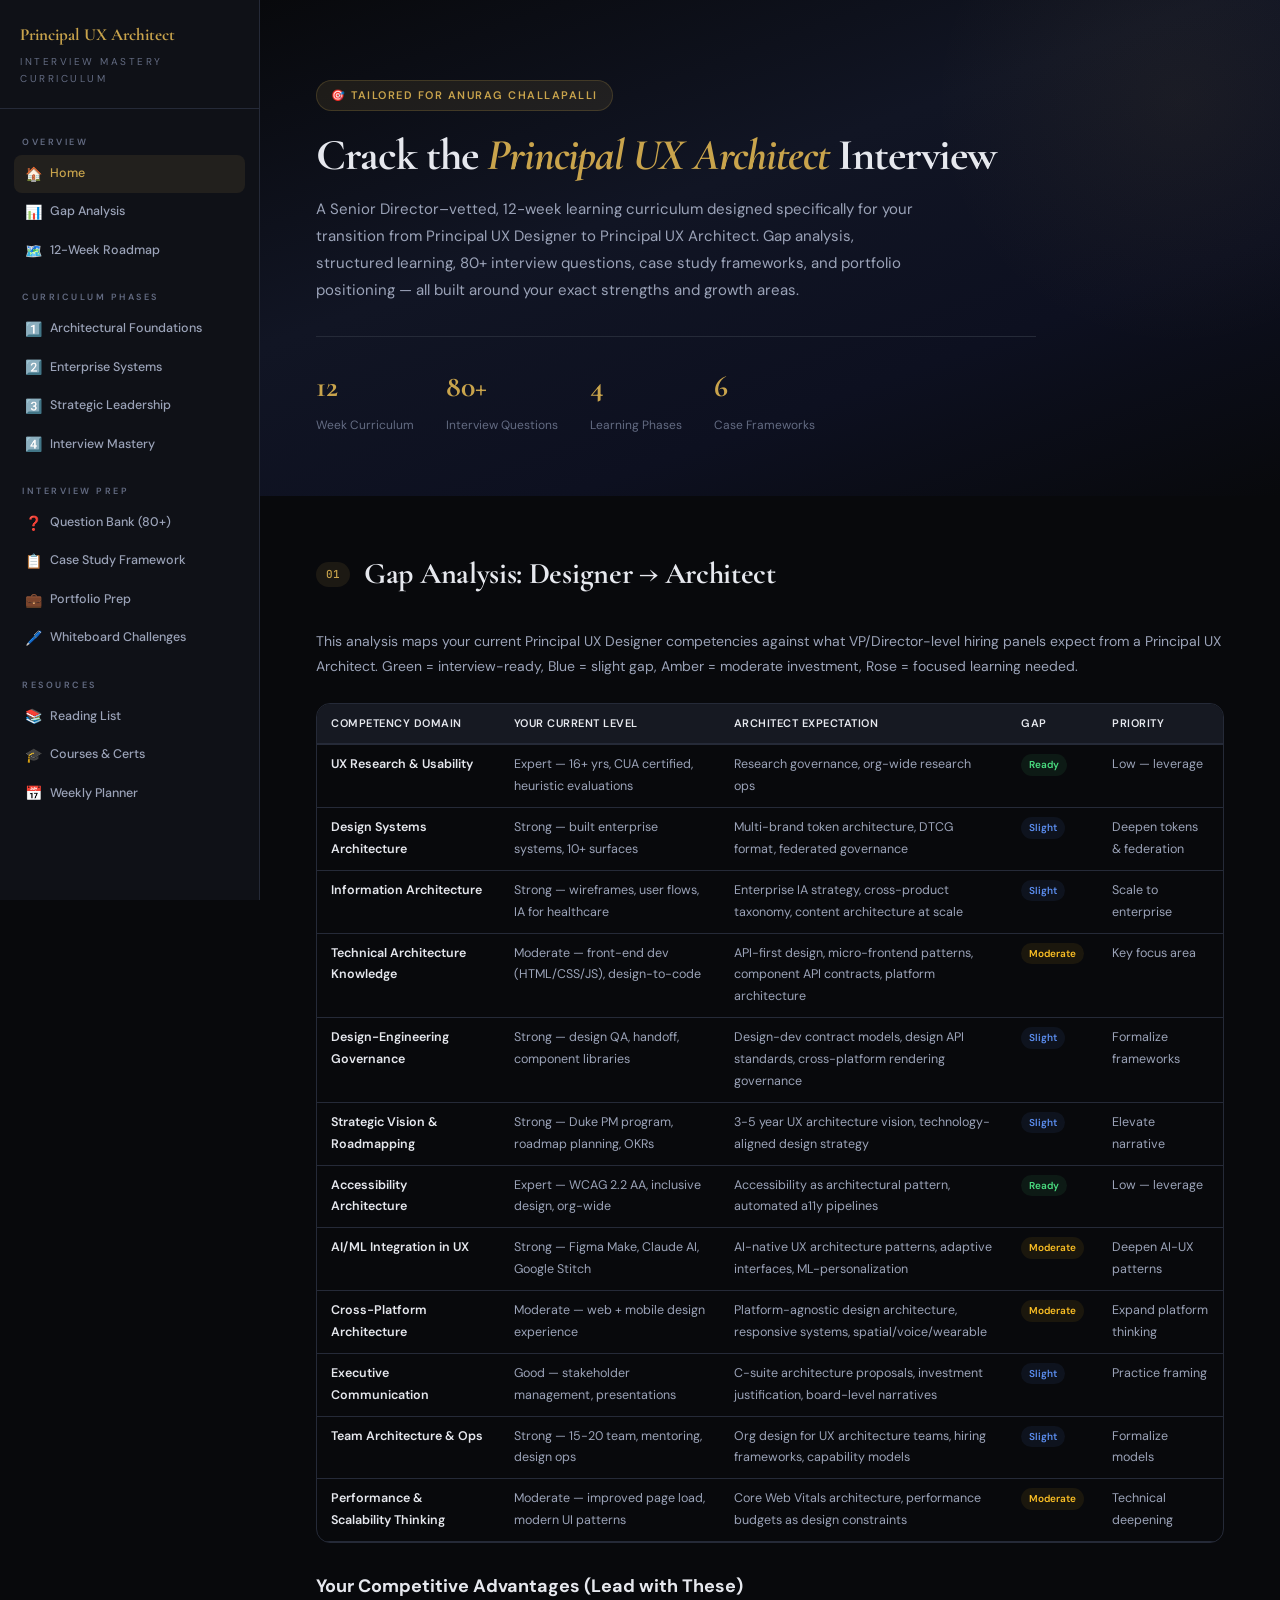
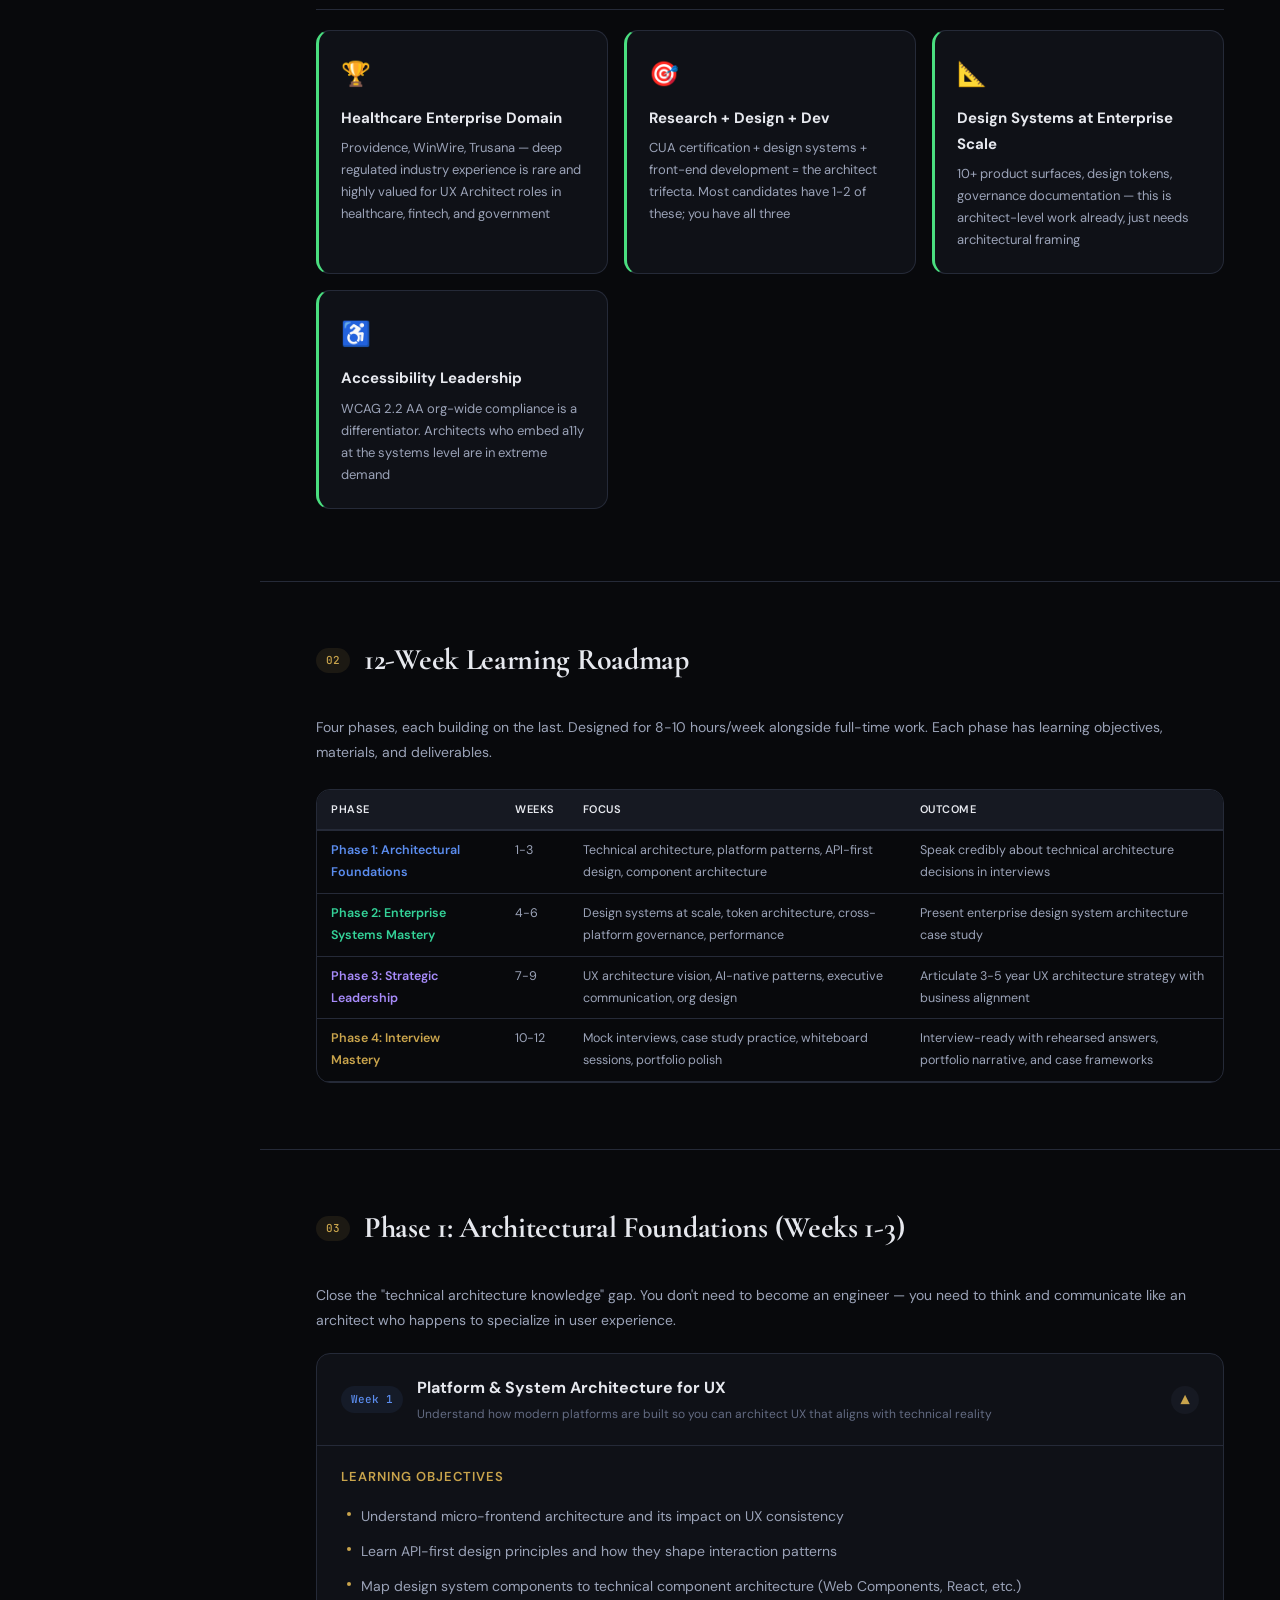
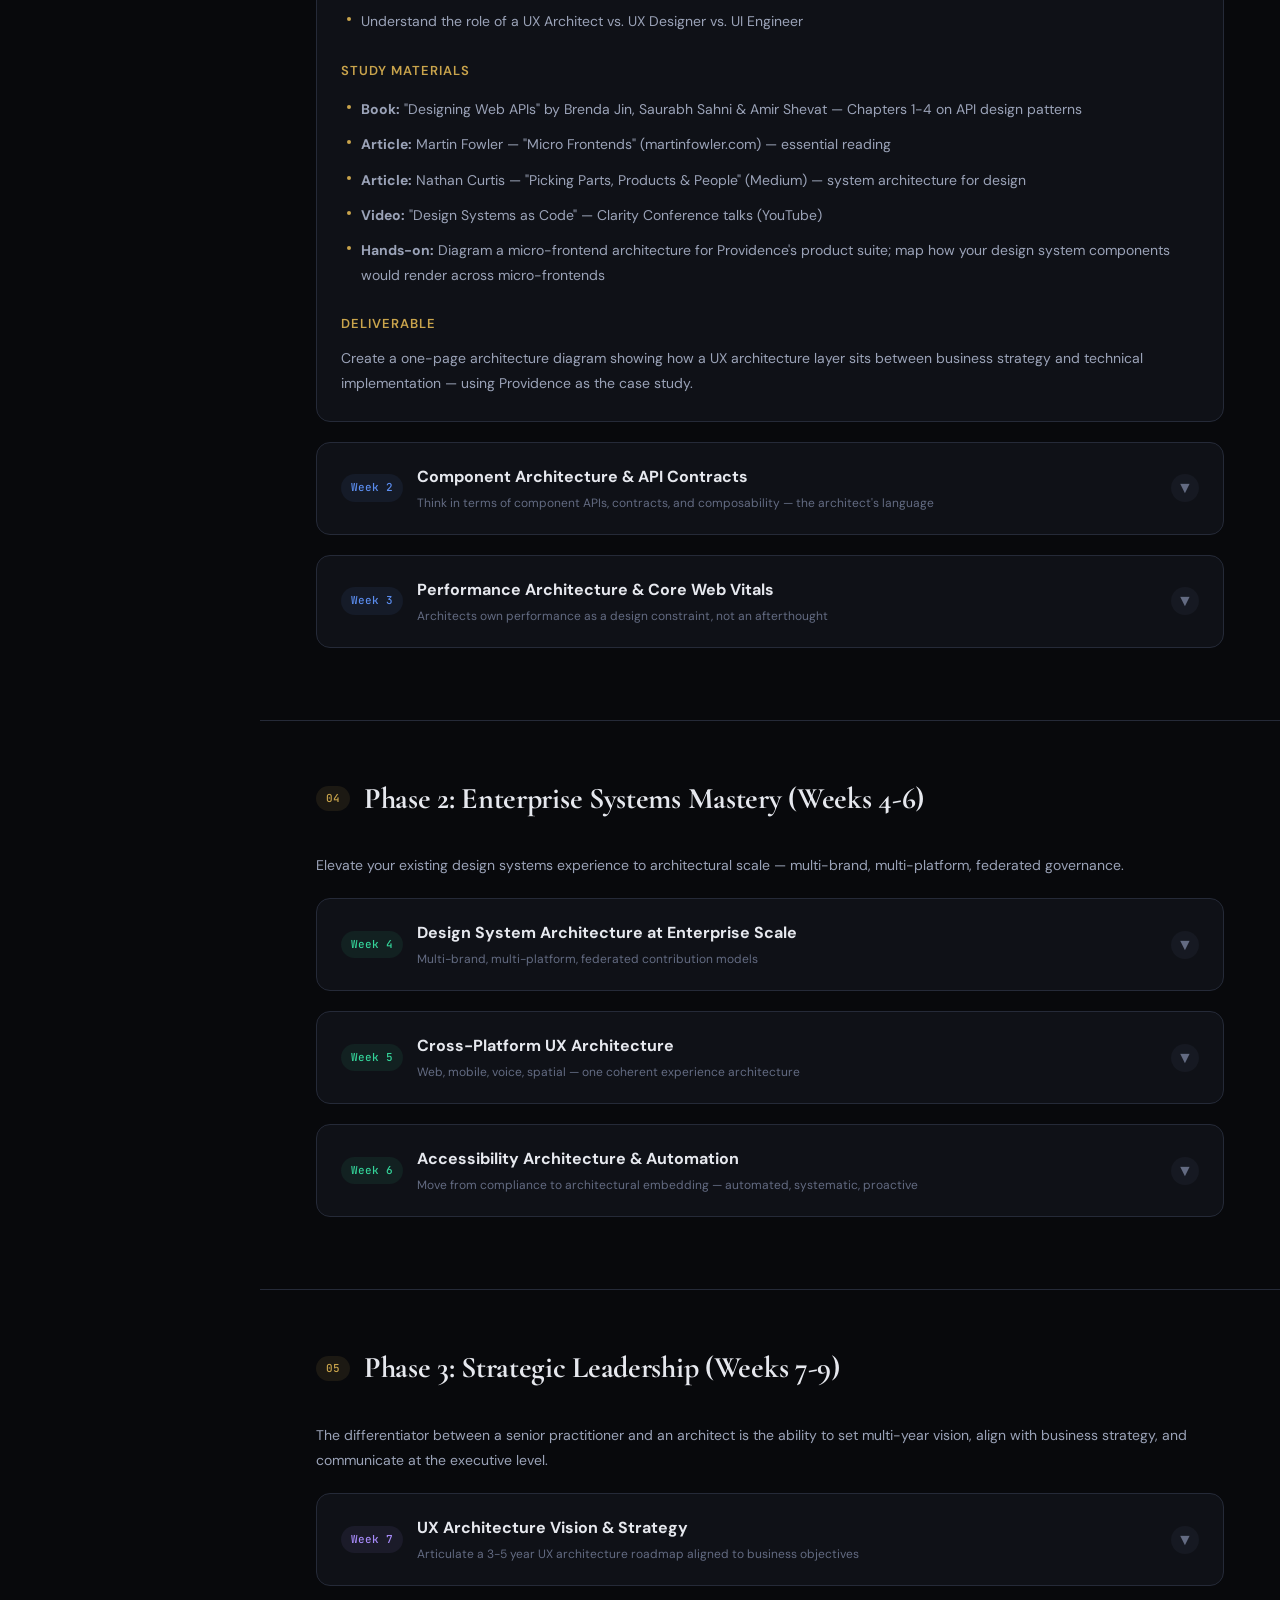
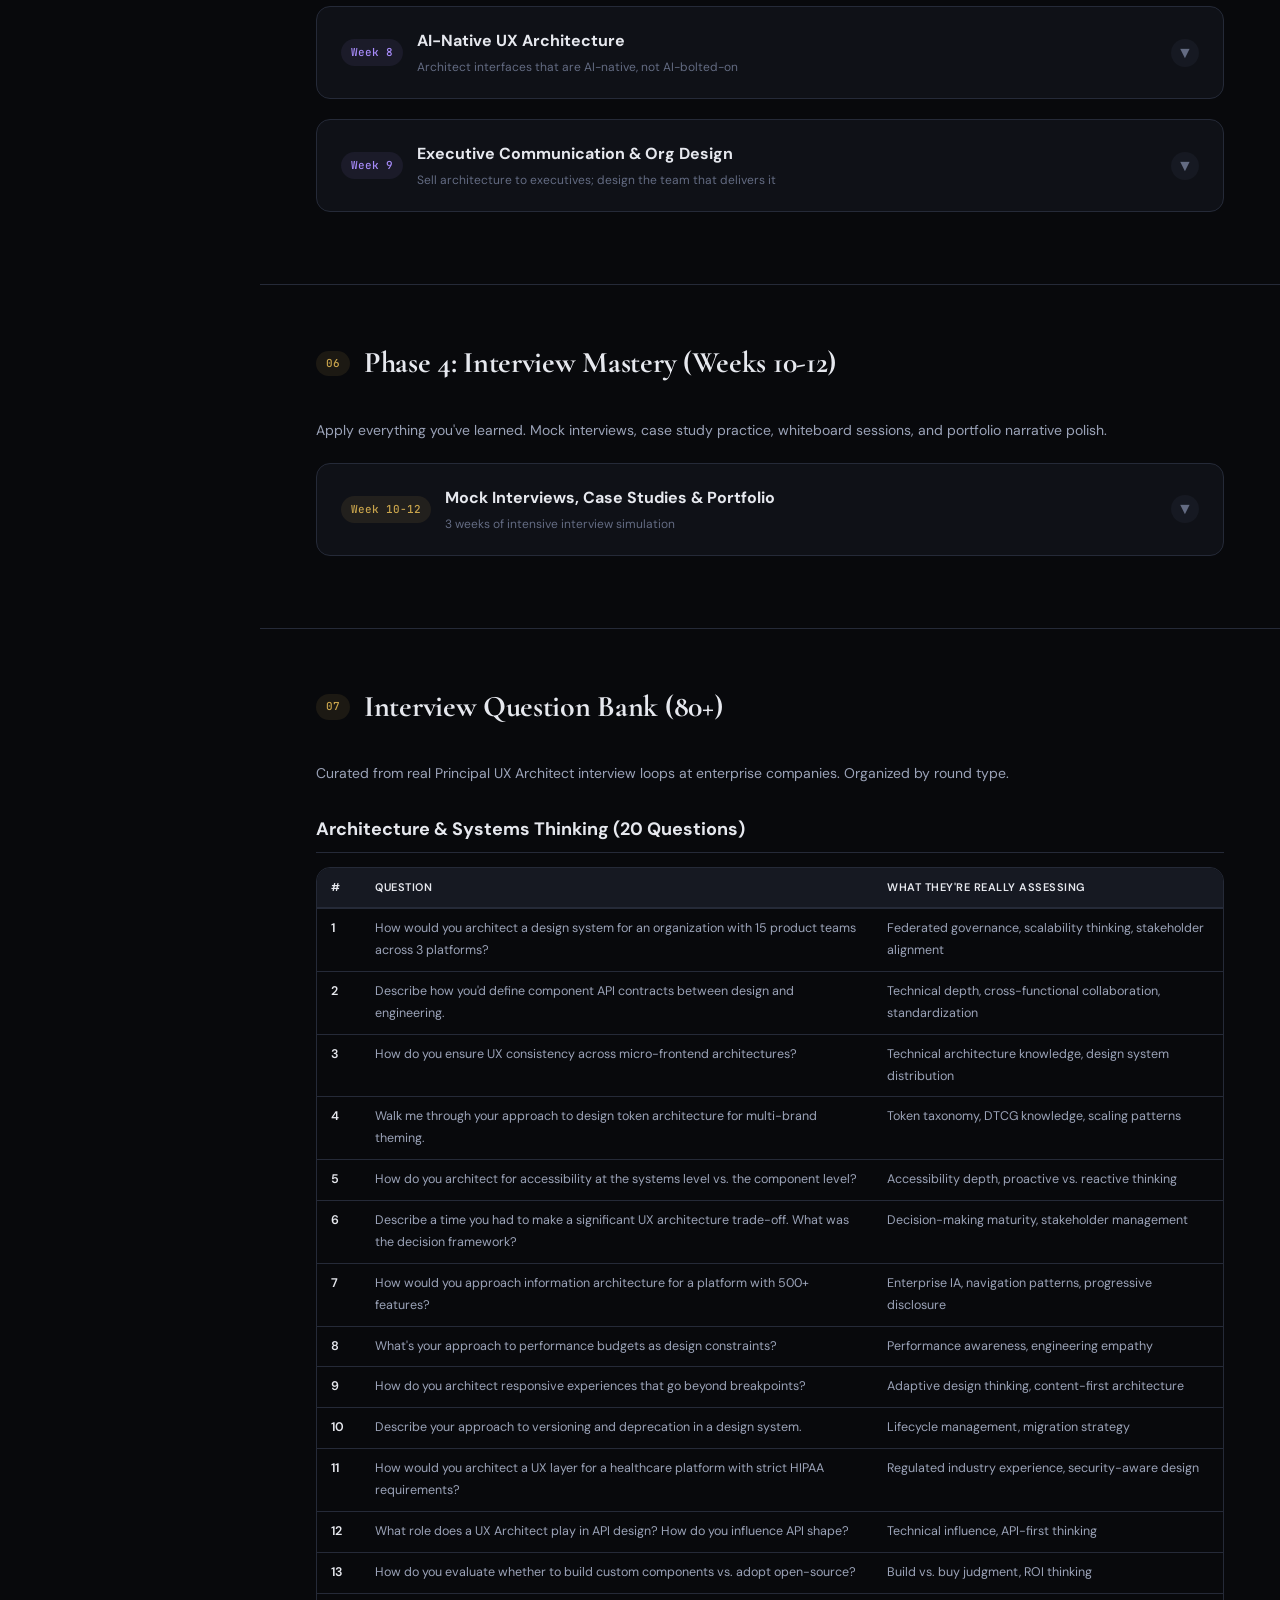
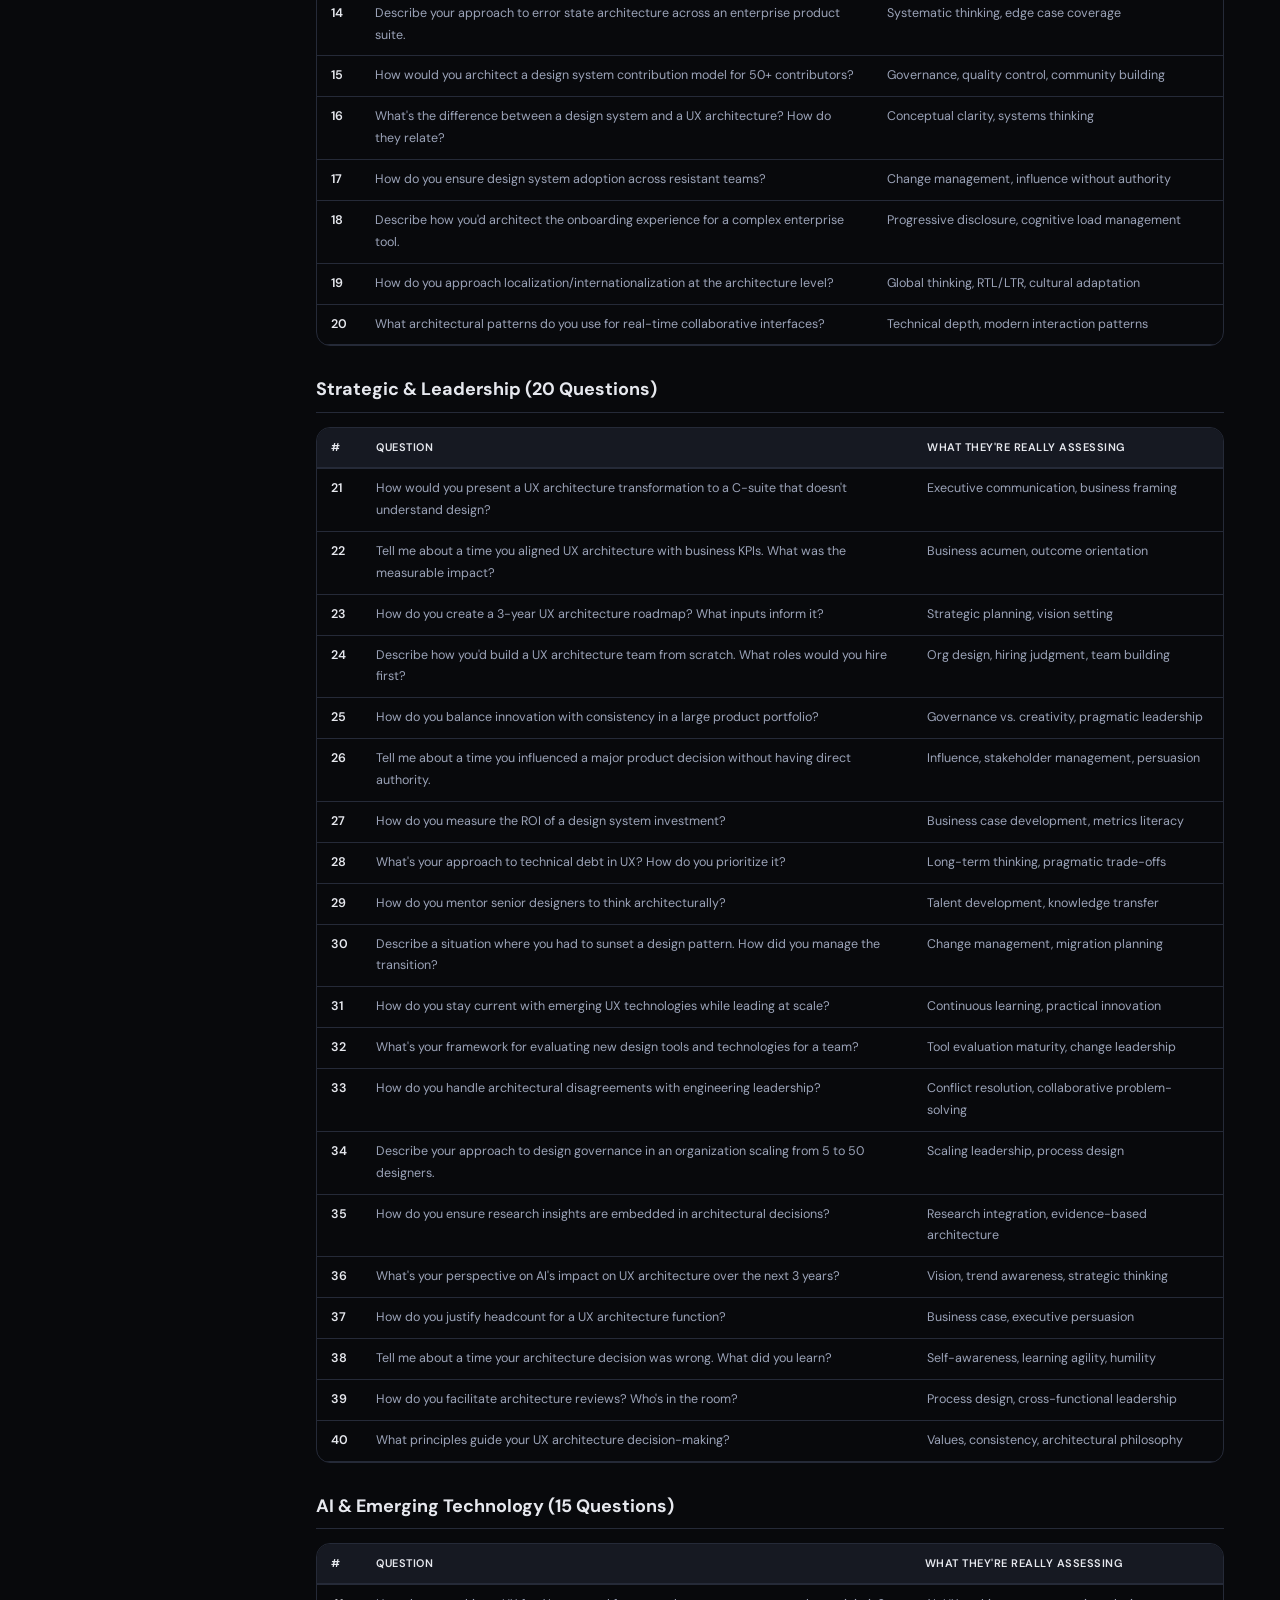
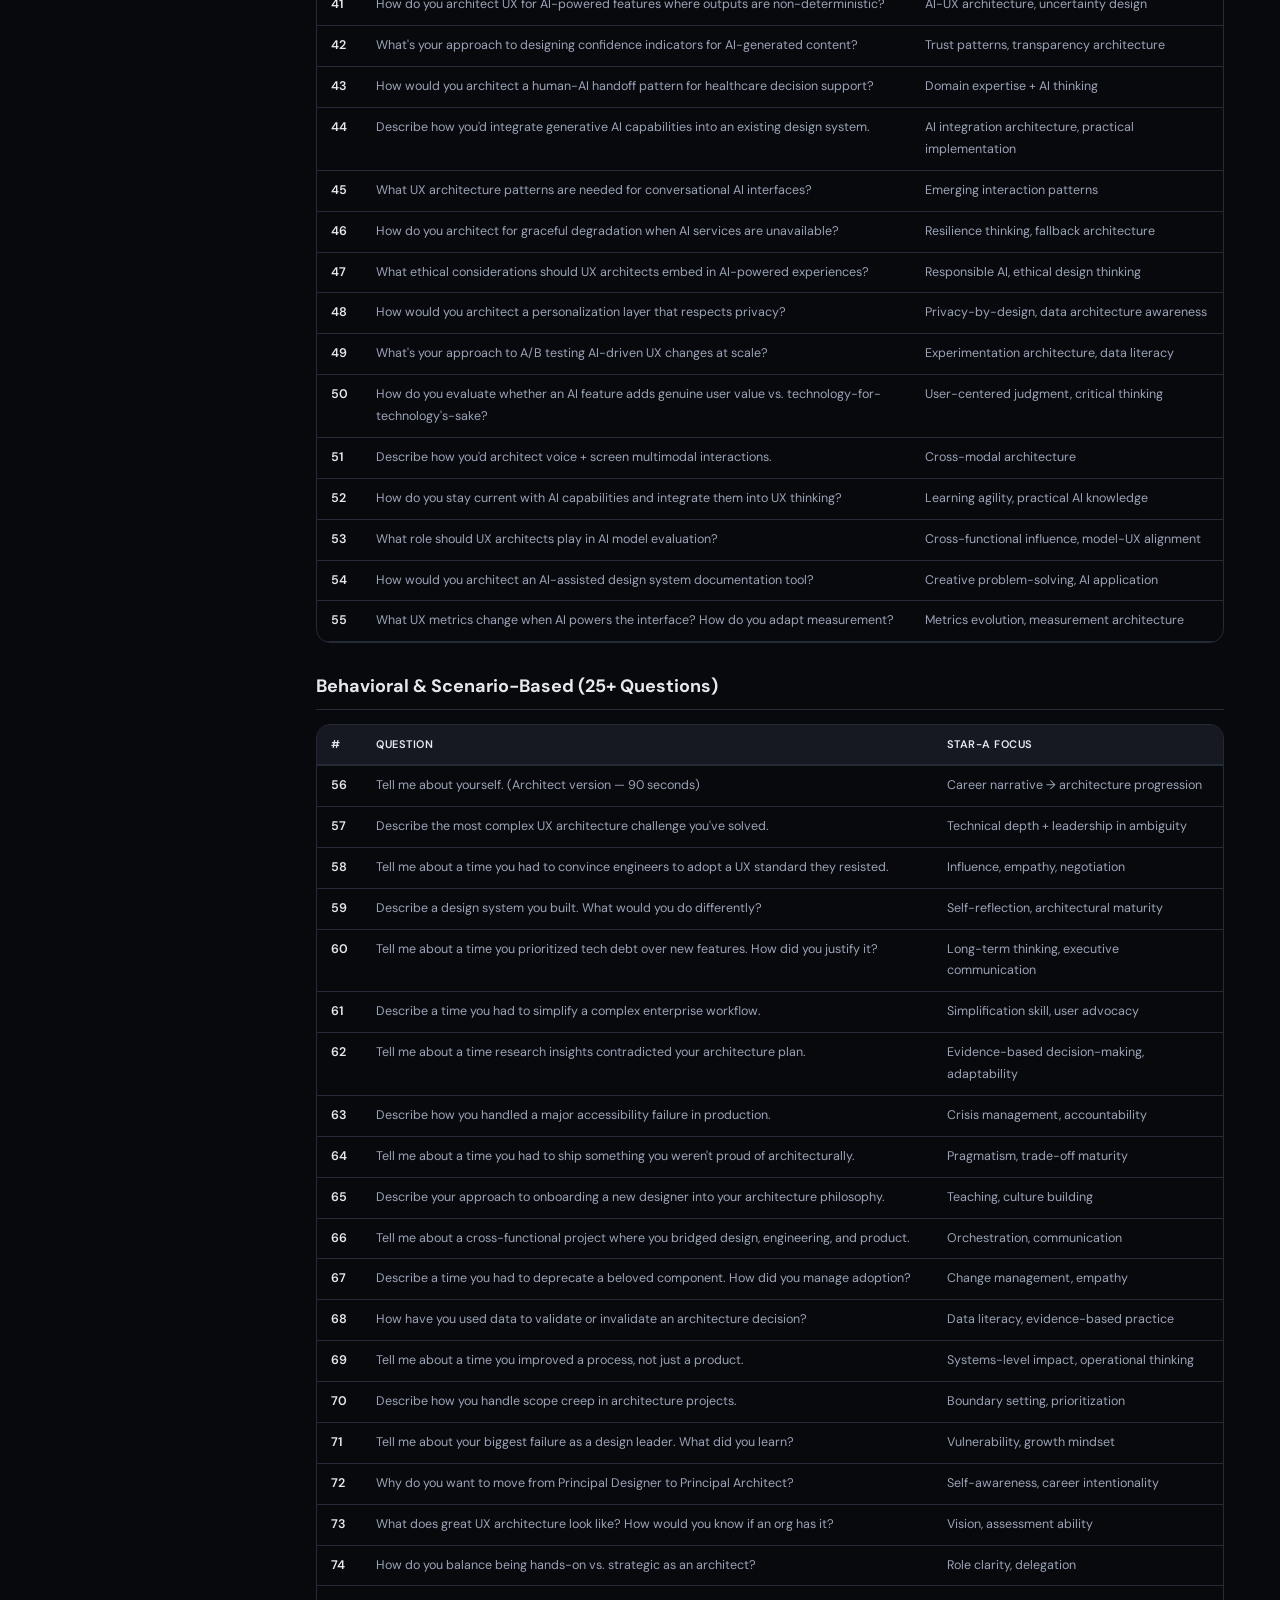
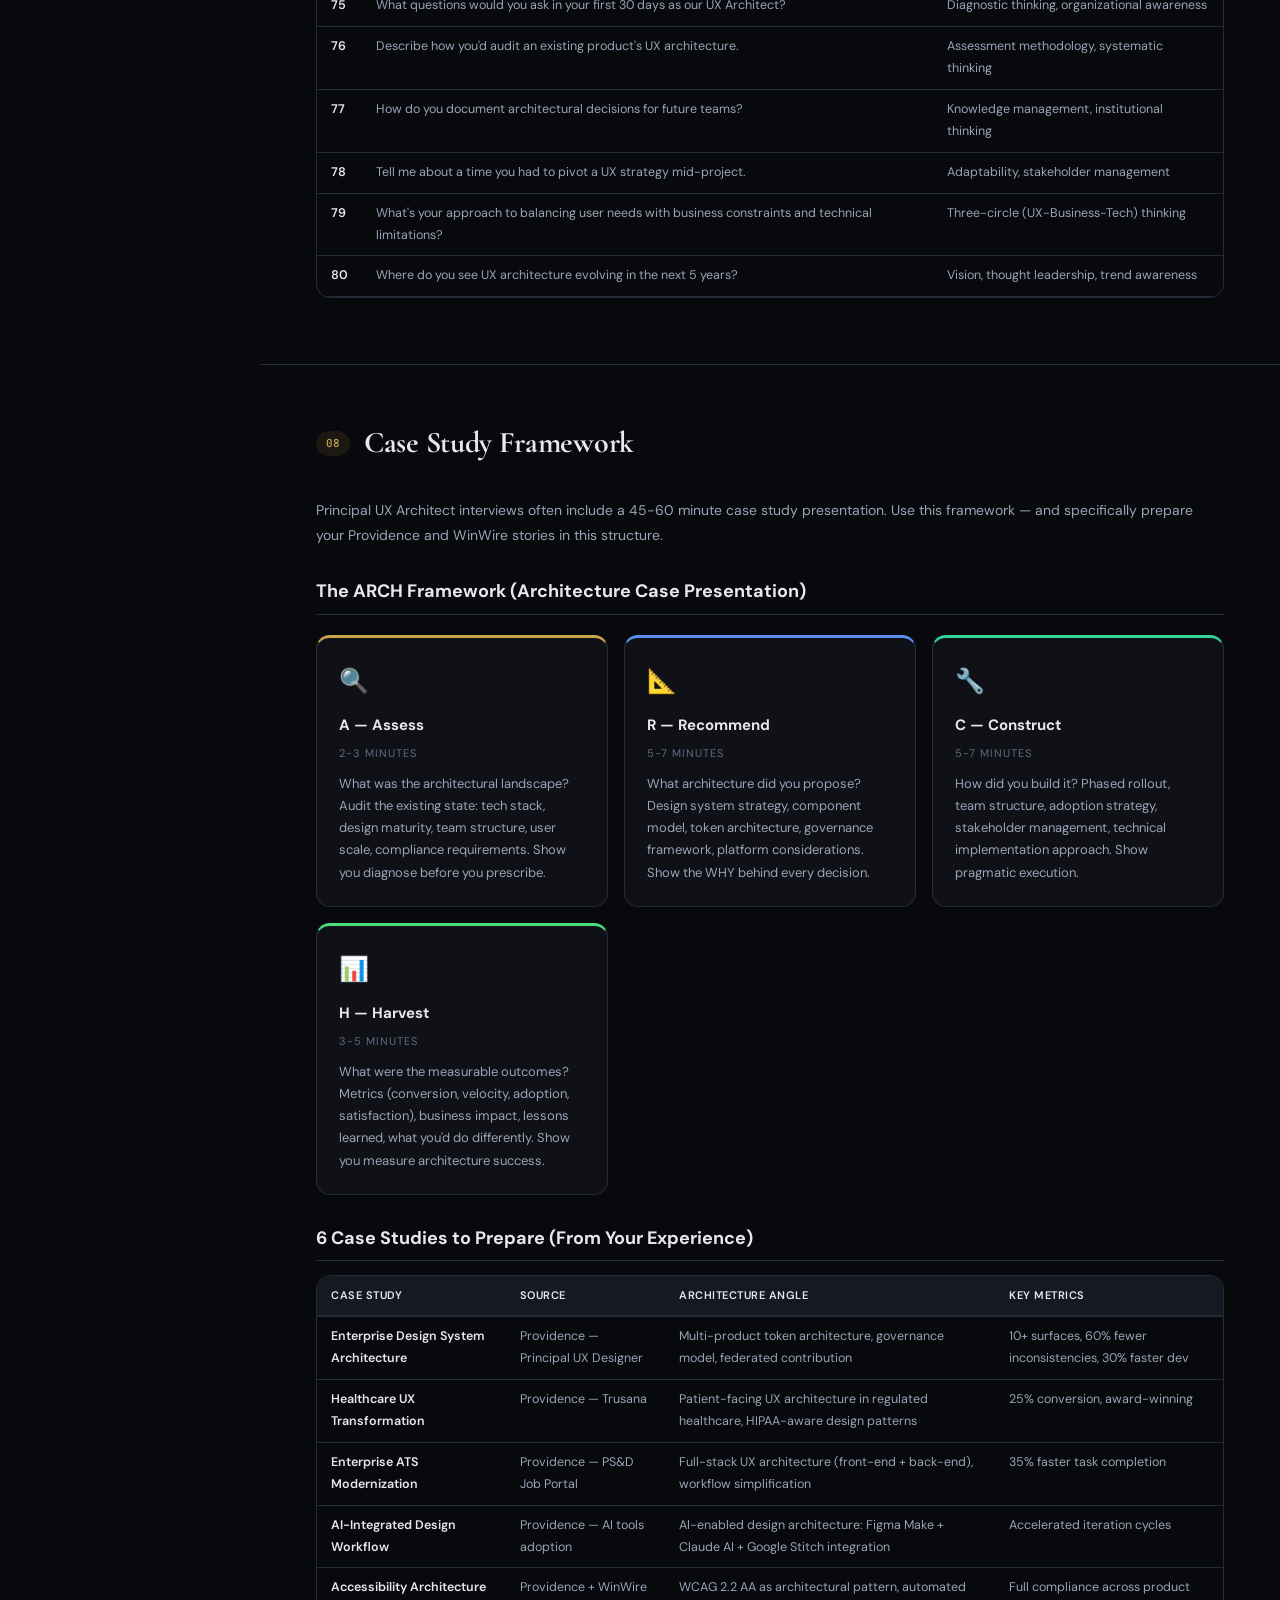
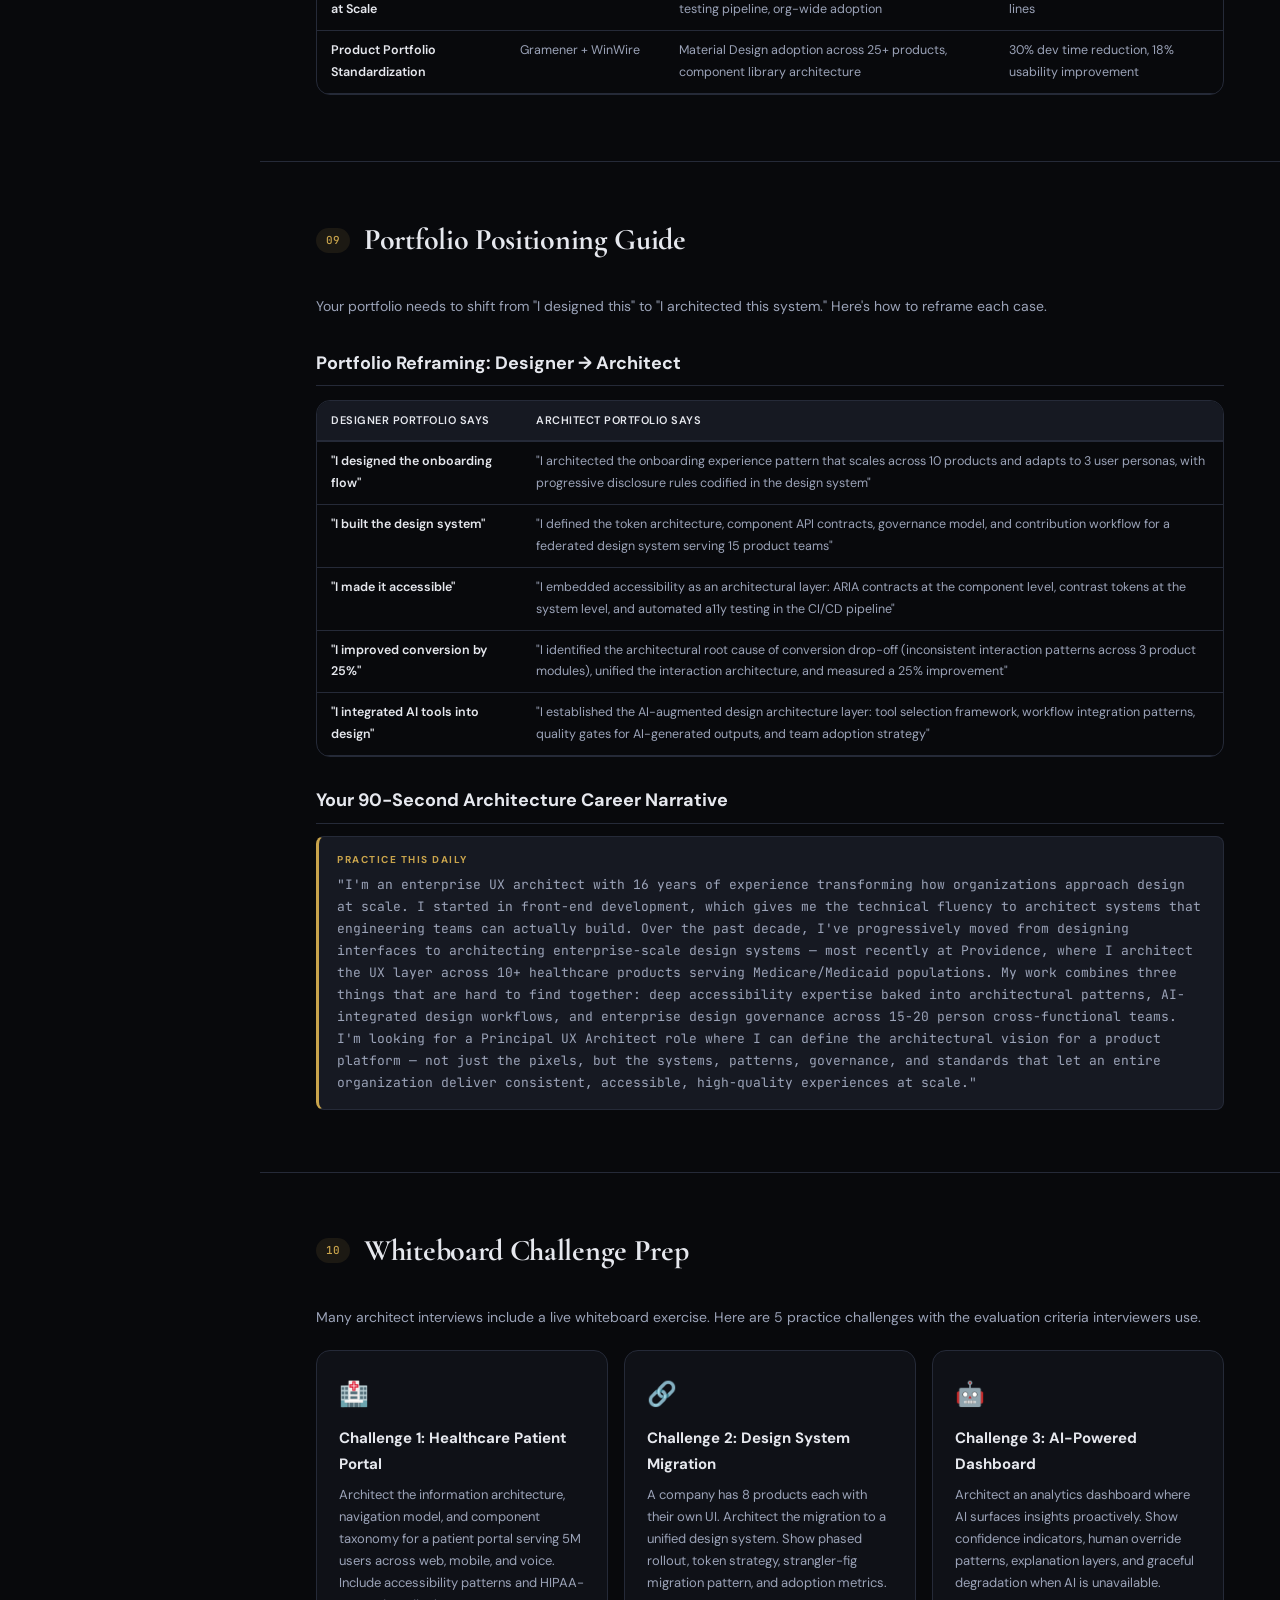
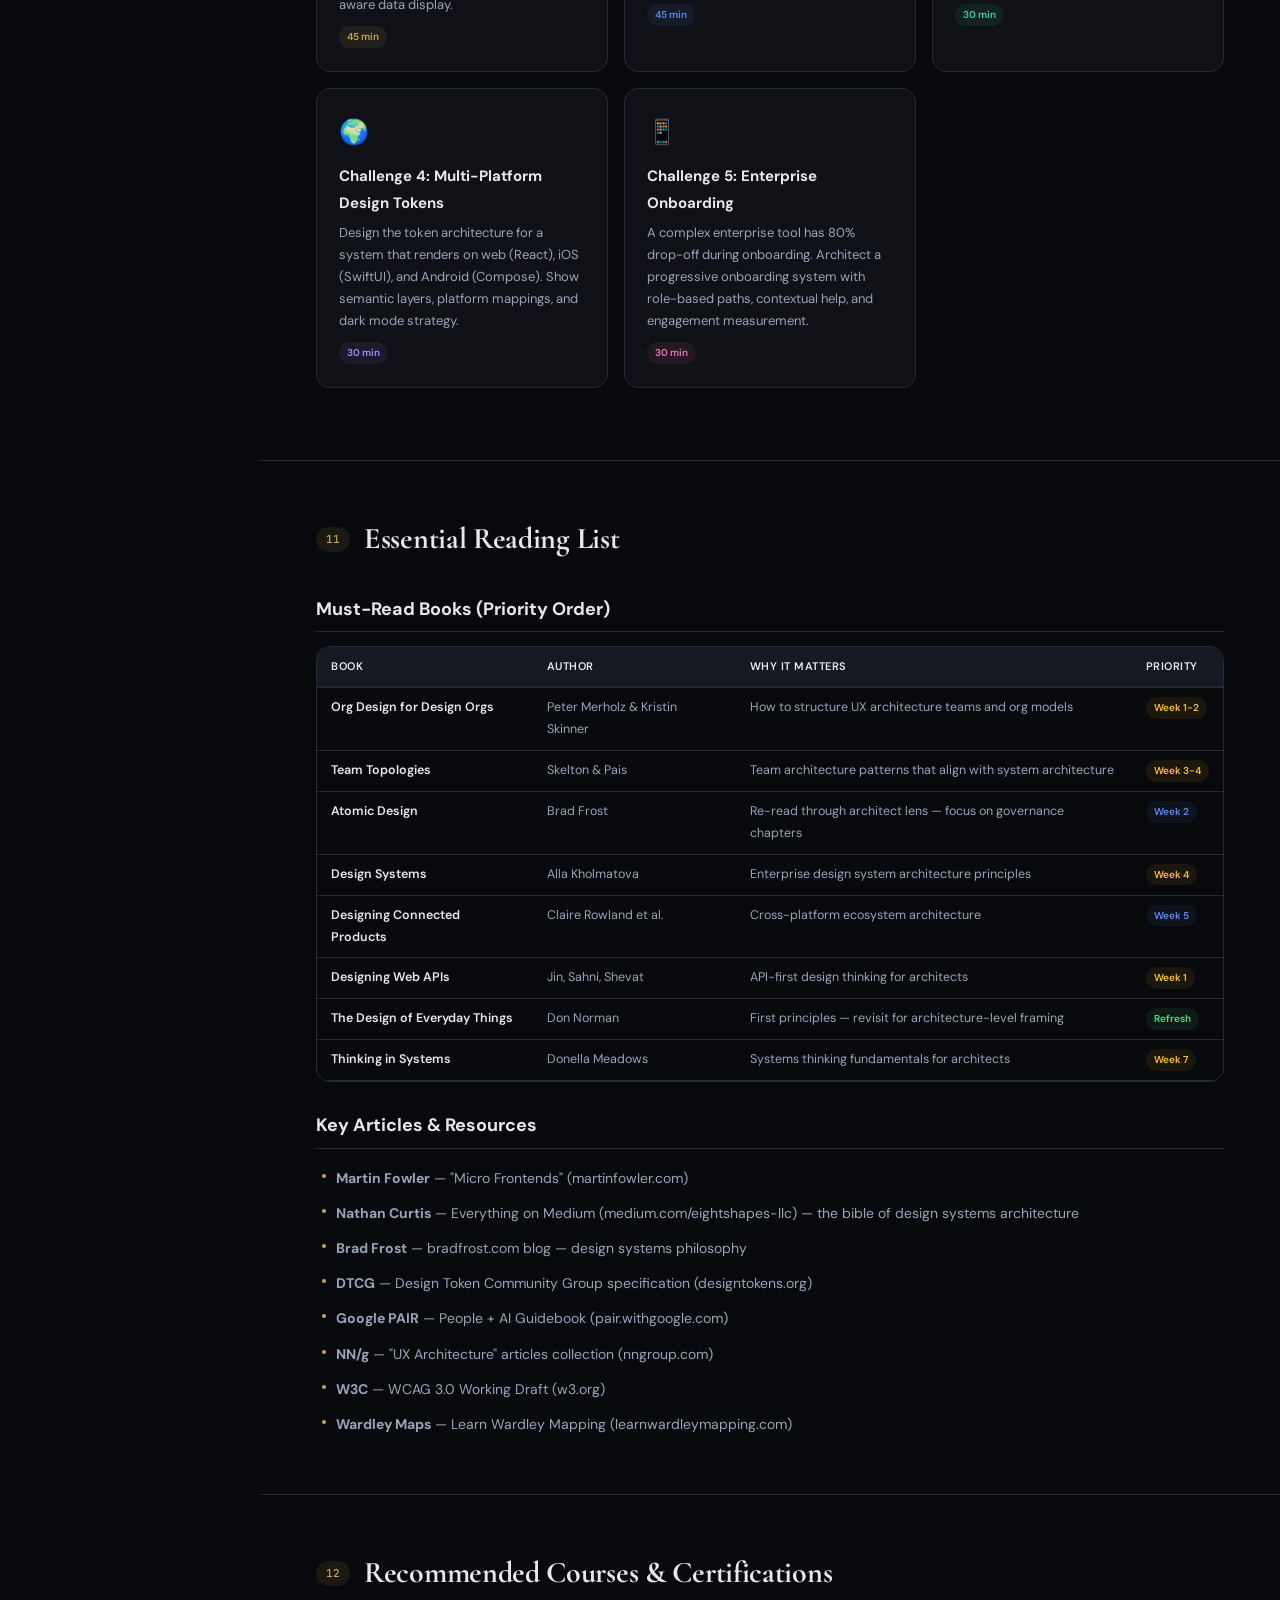
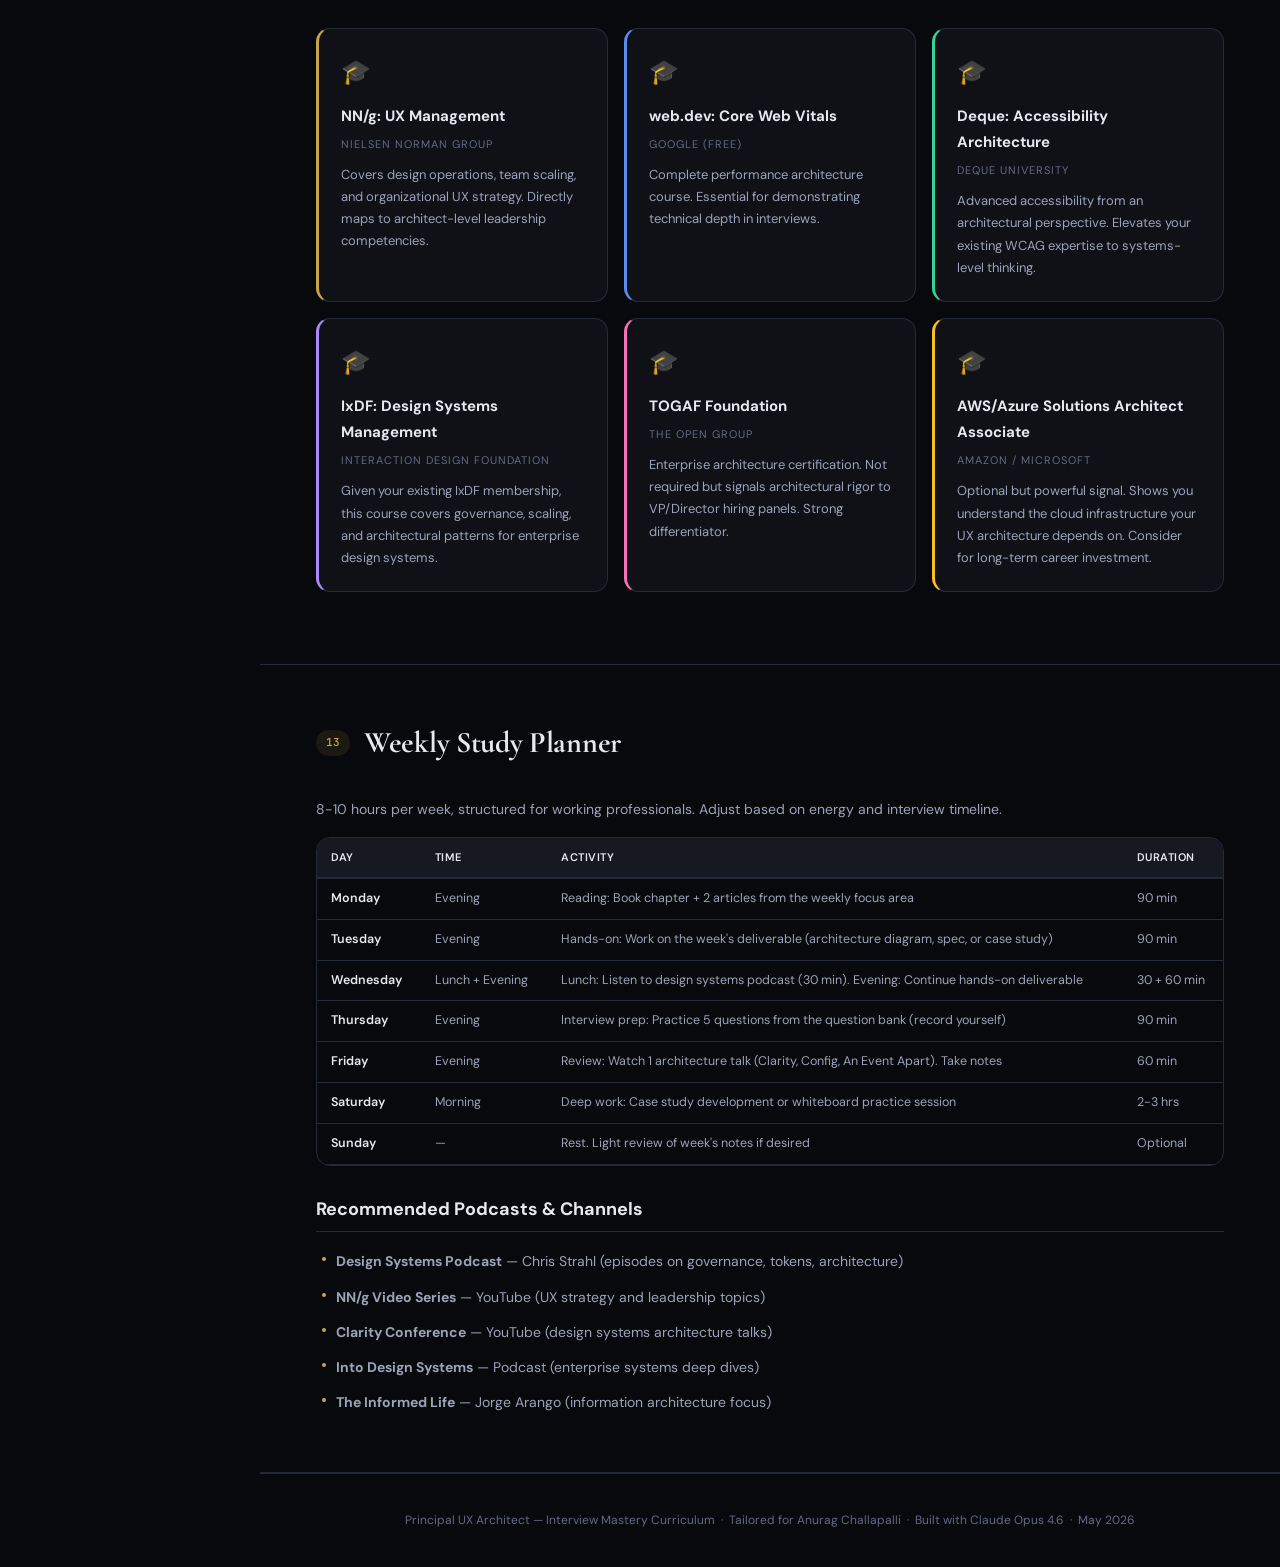
<file: files/Principal_UX_Architect_Interview_Curriculum.html>
<!DOCTYPE html>
<html lang="en">
<head>
<meta charset="UTF-8">
<meta name="viewport" content="width=device-width, initial-scale=1.0">
<title>Principal UX Architect — Interview Mastery Curriculum</title>
<link href="https://fonts.googleapis.com/css2?family=Cormorant+Garamond:ital,wght@0,500;0,700;1,400&family=DM+Sans:wght@300;400;500;600;700&family=JetBrains+Mono:wght@400;500&display=swap" rel="stylesheet">
<style>
:root {
  --bg: #08090C;
  --bg-card: #0F1117;
  --bg-elevated: #161922;
  --bg-hover: #1C2030;
  --border: #252A38;
  --border-accent: #3A4058;
  --text: #E6E8EE;
  --text-sec: #9BA3B8;
  --text-muted: #636B82;
  --gold: #C9A44C;
  --gold-soft: rgba(201,164,76,0.1);
  --gold-glow: rgba(201,164,76,0.06);
  --blue: #5B8DEF;
  --blue-soft: rgba(91,141,239,0.08);
  --teal: #34D399;
  --teal-soft: rgba(52,211,153,0.08);
  --rose: #F472B6;
  --rose-soft: rgba(244,114,182,0.08);
  --purple: #A78BFA;
  --purple-soft: rgba(167,139,250,0.08);
  --amber: #FBBF24;
  --amber-soft: rgba(251,191,36,0.08);
  --green: #4ADE80;
  --green-soft: rgba(74,222,128,0.08);
  --radius: 14px;
  --radius-sm: 8px;
}
*{margin:0;padding:0;box-sizing:border-box}
body{font-family:'DM Sans',sans-serif;background:var(--bg);color:var(--text);line-height:1.75;-webkit-font-smoothing:antialiased}
::selection{background:var(--gold);color:#000}
::-webkit-scrollbar{width:5px}
::-webkit-scrollbar-track{background:var(--bg)}
::-webkit-scrollbar-thumb{background:var(--border);border-radius:3px}

/* NAV */
.sidebar{position:fixed;top:0;left:0;width:260px;height:100vh;background:var(--bg-card);border-right:1px solid var(--border);padding:20px 0;overflow-y:auto;z-index:100;transition:transform .3s}
.sidebar-brand{padding:0 20px 20px;border-bottom:1px solid var(--border);margin-bottom:12px}
.sidebar-brand .logo{font-family:'Cormorant Garamond',serif;font-size:17px;font-weight:700;color:var(--gold)}
.sidebar-brand .sub{font-size:10px;color:var(--text-muted);text-transform:uppercase;letter-spacing:2.5px;margin-top:3px}
.nav-group{padding:6px 14px}
.nav-group-title{font-size:9px;text-transform:uppercase;letter-spacing:2.5px;color:var(--text-muted);padding:8px 8px 4px;font-weight:600}
.nav-link{display:flex;align-items:center;gap:8px;padding:7px 10px;border-radius:var(--radius-sm);color:var(--text-sec);font-size:12.5px;font-weight:500;cursor:pointer;transition:all .2s;text-decoration:none;user-select:none}
.nav-link:hover{background:var(--bg-elevated);color:var(--text)}
.nav-link.active{background:var(--gold-soft);color:var(--gold)}
.nav-link .icon{font-size:14px;width:18px;text-align:center;flex-shrink:0}
.mob-toggle{display:none;position:fixed;top:14px;left:14px;z-index:200;background:var(--bg-card);border:1px solid var(--border);border-radius:var(--radius-sm);padding:8px 10px;color:var(--text);font-size:18px;cursor:pointer}

/* MAIN */
.main{margin-left:260px;min-height:100vh}

/* HERO */
.hero{position:relative;padding:80px 56px 60px;overflow:hidden;background:linear-gradient(160deg,#08090C 0%,#111524 40%,#0D1020 70%,#08090C 100%)}
.hero::before{content:'';position:absolute;top:-150px;right:-150px;width:500px;height:500px;border-radius:50%;background:radial-gradient(circle,rgba(201,164,76,0.06) 0%,transparent 70%)}
.hero-content{position:relative;z-index:1;max-width:720px}
.hero-badge{display:inline-flex;align-items:center;gap:6px;background:var(--gold-soft);border:1px solid rgba(201,164,76,0.2);border-radius:100px;padding:5px 14px;font-size:11px;color:var(--gold);font-weight:600;text-transform:uppercase;letter-spacing:1.5px;margin-bottom:20px}
.hero h1{font-family:'Cormorant Garamond',serif;font-size:44px;font-weight:700;line-height:1.1;letter-spacing:-1px;margin-bottom:16px}
.hero h1 em{font-style:italic;color:var(--gold)}
.hero p{font-size:15px;color:var(--text-sec);max-width:600px;line-height:1.8}
.hero-meta{display:flex;gap:32px;margin-top:32px;padding-top:24px;border-top:1px solid var(--border)}
.hero-meta .m-num{font-family:'Cormorant Garamond',serif;font-size:30px;font-weight:700;color:var(--gold)}
.hero-meta .m-label{font-size:12px;color:var(--text-muted);margin-top:2px}

/* SECTIONS */
.section{padding:52px 56px;border-bottom:1px solid var(--border)}
.sec-head{display:flex;align-items:center;gap:14px;margin-bottom:28px}
.sec-num{font-family:'JetBrains Mono',monospace;font-size:11px;color:var(--gold);background:var(--gold-soft);padding:3px 10px;border-radius:100px;font-weight:500}
.section h2{font-family:'Cormorant Garamond',serif;font-size:30px;font-weight:700;letter-spacing:-0.3px}
.section h3{font-size:18px;font-weight:700;margin:28px 0 12px;padding-bottom:6px;border-bottom:1px solid var(--border)}
.section h4{font-size:13px;font-weight:600;color:var(--gold);text-transform:uppercase;letter-spacing:1px;margin:20px 0 10px}
.section p,.section li{font-size:14px;color:var(--text-sec);line-height:1.8}
.section ul{list-style:none;padding:0}
.section ul li{padding:5px 0 5px 20px;position:relative}
.section ul li::before{content:'';position:absolute;left:6px;top:13px;width:4px;height:4px;border-radius:50%;background:var(--gold)}

/* CARDS */
.grid{display:grid;grid-template-columns:repeat(auto-fill,minmax(280px,1fr));gap:16px;margin:20px 0}
.card{background:var(--bg-card);border:1px solid var(--border);border-radius:var(--radius);padding:22px;transition:all .25s;cursor:default}
.card:hover{border-color:var(--border-accent);background:var(--bg-hover);transform:translateY(-2px);box-shadow:0 8px 32px rgba(0,0,0,.3)}
.card-icon{font-size:24px;margin-bottom:10px;display:block}
.card-title{font-size:15px;font-weight:700;margin-bottom:6px}
.card-sub{font-size:11px;color:var(--text-muted);text-transform:uppercase;letter-spacing:1px;margin-bottom:10px}
.card-body{font-size:13px;color:var(--text-sec);line-height:1.7}
.card-tag{display:inline-block;padding:2px 8px;border-radius:100px;font-size:10px;font-weight:600;margin-top:10px}

/* PHASE BLOCKS */
.phase{background:var(--bg-card);border:1px solid var(--border);border-radius:var(--radius);margin:20px 0;overflow:hidden}
.phase-header{padding:20px 24px;display:flex;align-items:center;gap:14px;cursor:pointer;user-select:none;transition:all .2s}
.phase-header:hover{background:var(--bg-hover)}
.phase-week{font-family:'JetBrains Mono',monospace;font-size:11px;padding:4px 10px;border-radius:100px;font-weight:500;flex-shrink:0}
.phase-info{flex:1}
.phase-info h3{font-size:16px;font-weight:700;margin:0;border:none;padding:0}
.phase-info .phase-desc{font-size:12px;color:var(--text-muted);margin-top:2px}
.phase-toggle{width:28px;height:28px;border-radius:50%;background:var(--bg-elevated);display:flex;align-items:center;justify-content:center;color:var(--text-muted);font-size:16px;transition:all .3s}
.phase.open .phase-toggle{transform:rotate(180deg);color:var(--gold)}
.phase-body{max-height:0;overflow:hidden;transition:max-height .5s cubic-bezier(.4,0,.2,1)}
.phase.open .phase-body{max-height:12000px}
.phase-content{padding:0 24px 24px;border-top:1px solid var(--border)}

/* TABLES */
.tbl-wrap{overflow-x:auto;margin:14px 0;border-radius:var(--radius);border:1px solid var(--border)}
table{width:100%;border-collapse:collapse;font-size:12.5px}
thead th{background:var(--bg-elevated);color:var(--text);font-weight:600;text-align:left;padding:10px 14px;border-bottom:2px solid var(--border);white-space:nowrap;font-size:11px;text-transform:uppercase;letter-spacing:.5px}
tbody td{padding:9px 14px;border-bottom:1px solid var(--border);color:var(--text-sec);vertical-align:top}
tbody tr:hover{background:var(--bg-hover)}
tbody td:first-child{font-weight:600;color:var(--text)}

/* PROMPT BLOCK */
.prompt{background:var(--bg-elevated);border:1px solid var(--border);border-left:3px solid var(--gold);border-radius:var(--radius-sm);padding:14px 18px;margin:10px 0;font-size:13px;font-family:'JetBrains Mono',monospace;color:var(--text-sec);line-height:1.7}
.prompt-label{font-family:'DM Sans',sans-serif;font-size:10px;text-transform:uppercase;letter-spacing:1.5px;color:var(--gold);font-weight:700;margin-bottom:6px}

/* GAP TAG */
.gap-tag{display:inline-block;padding:2px 8px;border-radius:100px;font-size:10px;font-weight:600;white-space:nowrap}
.gap-strong{background:var(--rose-soft);color:var(--rose)}
.gap-moderate{background:var(--amber-soft);color:var(--amber)}
.gap-slight{background:var(--blue-soft);color:var(--blue)}
.gap-ready{background:var(--green-soft);color:var(--green)}

/* PROGRESS */
.progress-bar{width:100%;height:6px;background:var(--bg-elevated);border-radius:3px;overflow:hidden;margin:6px 0}
.progress-fill{height:100%;border-radius:3px;transition:width .5s ease}

/* RESPONSIVE */
@media(max-width:960px){
  .sidebar{transform:translateX(-100%)}
  .sidebar.open{transform:translateX(0)}
  .mob-toggle{display:block}
  .main{margin-left:0}
  .hero{padding:70px 20px 50px}
  .hero h1{font-size:32px}
  .section{padding:36px 20px}
  .grid{grid-template-columns:1fr}
}
</style>
</head>
<body>

<button class="mob-toggle" onclick="document.querySelector('.sidebar').classList.toggle('open')">☰</button>

<nav class="sidebar">
  <div class="sidebar-brand">
    <div class="logo">Principal UX Architect</div>
    <div class="sub">Interview Mastery Curriculum</div>
  </div>
  <div class="nav-group">
    <div class="nav-group-title">Overview</div>
    <a class="nav-link active" href="#hero"><span class="icon">🏠</span> Home</a>
    <a class="nav-link" href="#gap-analysis"><span class="icon">📊</span> Gap Analysis</a>
    <a class="nav-link" href="#roadmap"><span class="icon">🗺️</span> 12-Week Roadmap</a>
  </div>
  <div class="nav-group">
    <div class="nav-group-title">Curriculum Phases</div>
    <a class="nav-link" href="#phase1"><span class="icon">1️⃣</span> Architectural Foundations</a>
    <a class="nav-link" href="#phase2"><span class="icon">2️⃣</span> Enterprise Systems</a>
    <a class="nav-link" href="#phase3"><span class="icon">3️⃣</span> Strategic Leadership</a>
    <a class="nav-link" href="#phase4"><span class="icon">4️⃣</span> Interview Mastery</a>
  </div>
  <div class="nav-group">
    <div class="nav-group-title">Interview Prep</div>
    <a class="nav-link" href="#question-bank"><span class="icon">❓</span> Question Bank (80+)</a>
    <a class="nav-link" href="#case-studies"><span class="icon">📋</span> Case Study Framework</a>
    <a class="nav-link" href="#portfolio"><span class="icon">💼</span> Portfolio Prep</a>
    <a class="nav-link" href="#whiteboard"><span class="icon">🖊️</span> Whiteboard Challenges</a>
  </div>
  <div class="nav-group">
    <div class="nav-group-title">Resources</div>
    <a class="nav-link" href="#reading"><span class="icon">📚</span> Reading List</a>
    <a class="nav-link" href="#courses"><span class="icon">🎓</span> Courses & Certs</a>
    <a class="nav-link" href="#weekly"><span class="icon">📅</span> Weekly Planner</a>
  </div>
</nav>

<div class="main">

<!-- HERO -->
<header class="hero" id="hero">
  <div class="hero-content">
    <div class="hero-badge">🎯 Tailored for Anurag Challapalli</div>
    <h1>Crack the <em>Principal UX Architect</em> Interview</h1>
    <p>A Senior Director–vetted, 12-week learning curriculum designed specifically for your transition from Principal UX Designer to Principal UX Architect. Gap analysis, structured learning, 80+ interview questions, case study frameworks, and portfolio positioning — all built around your exact strengths and growth areas.</p>
    <div class="hero-meta">
      <div><div class="m-num">12</div><div class="m-label">Week Curriculum</div></div>
      <div><div class="m-num">80+</div><div class="m-label">Interview Questions</div></div>
      <div><div class="m-num">4</div><div class="m-label">Learning Phases</div></div>
      <div><div class="m-num">6</div><div class="m-label">Case Frameworks</div></div>
    </div>
  </div>
</header>

<!-- ============ GAP ANALYSIS ============ -->
<section class="section" id="gap-analysis">
  <div class="sec-head"><span class="sec-num">01</span><h2>Gap Analysis: Designer → Architect</h2></div>
  <p>This analysis maps your current Principal UX Designer competencies against what VP/Director-level hiring panels expect from a Principal UX Architect. Green = interview-ready, Blue = slight gap, Amber = moderate investment, Rose = focused learning needed.</p>

  <div class="tbl-wrap" style="margin-top:24px">
    <table>
      <thead><tr><th>Competency Domain</th><th>Your Current Level</th><th>Architect Expectation</th><th>Gap</th><th>Priority</th></tr></thead>
      <tbody>
        <tr><td>UX Research & Usability</td><td>Expert — 16+ yrs, CUA certified, heuristic evaluations</td><td>Research governance, org-wide research ops</td><td><span class="gap-tag gap-ready">Ready</span></td><td>Low — leverage</td></tr>
        <tr><td>Design Systems Architecture</td><td>Strong — built enterprise systems, 10+ surfaces</td><td>Multi-brand token architecture, DTCG format, federated governance</td><td><span class="gap-tag gap-slight">Slight</span></td><td>Deepen tokens & federation</td></tr>
        <tr><td>Information Architecture</td><td>Strong — wireframes, user flows, IA for healthcare</td><td>Enterprise IA strategy, cross-product taxonomy, content architecture at scale</td><td><span class="gap-tag gap-slight">Slight</span></td><td>Scale to enterprise</td></tr>
        <tr><td>Technical Architecture Knowledge</td><td>Moderate — front-end dev (HTML/CSS/JS), design-to-code</td><td>API-first design, micro-frontend patterns, component API contracts, platform architecture</td><td><span class="gap-tag gap-moderate">Moderate</span></td><td>Key focus area</td></tr>
        <tr><td>Design-Engineering Governance</td><td>Strong — design QA, handoff, component libraries</td><td>Design-dev contract models, design API standards, cross-platform rendering governance</td><td><span class="gap-tag gap-slight">Slight</span></td><td>Formalize frameworks</td></tr>
        <tr><td>Strategic Vision & Roadmapping</td><td>Strong — Duke PM program, roadmap planning, OKRs</td><td>3-5 year UX architecture vision, technology-aligned design strategy</td><td><span class="gap-tag gap-slight">Slight</span></td><td>Elevate narrative</td></tr>
        <tr><td>Accessibility Architecture</td><td>Expert — WCAG 2.2 AA, inclusive design, org-wide</td><td>Accessibility as architectural pattern, automated a11y pipelines</td><td><span class="gap-tag gap-ready">Ready</span></td><td>Low — leverage</td></tr>
        <tr><td>AI/ML Integration in UX</td><td>Strong — Figma Make, Claude AI, Google Stitch</td><td>AI-native UX architecture patterns, adaptive interfaces, ML-personalization</td><td><span class="gap-tag gap-moderate">Moderate</span></td><td>Deepen AI-UX patterns</td></tr>
        <tr><td>Cross-Platform Architecture</td><td>Moderate — web + mobile design experience</td><td>Platform-agnostic design architecture, responsive systems, spatial/voice/wearable</td><td><span class="gap-tag gap-moderate">Moderate</span></td><td>Expand platform thinking</td></tr>
        <tr><td>Executive Communication</td><td>Good — stakeholder management, presentations</td><td>C-suite architecture proposals, investment justification, board-level narratives</td><td><span class="gap-tag gap-slight">Slight</span></td><td>Practice framing</td></tr>
        <tr><td>Team Architecture & Ops</td><td>Strong — 15-20 team, mentoring, design ops</td><td>Org design for UX architecture teams, hiring frameworks, capability models</td><td><span class="gap-tag gap-slight">Slight</span></td><td>Formalize models</td></tr>
        <tr><td>Performance & Scalability Thinking</td><td>Moderate — improved page load, modern UI patterns</td><td>Core Web Vitals architecture, performance budgets as design constraints</td><td><span class="gap-tag gap-moderate">Moderate</span></td><td>Technical deepening</td></tr>
      </tbody>
    </table>
  </div>

  <h3>Your Competitive Advantages (Lead with These)</h3>
  <div class="grid">
    <div class="card" style="border-left:3px solid var(--green)"><span class="card-icon">🏆</span><div class="card-title">Healthcare Enterprise Domain</div><div class="card-body">Providence, WinWire, Trusana — deep regulated industry experience is rare and highly valued for UX Architect roles in healthcare, fintech, and government</div></div>
    <div class="card" style="border-left:3px solid var(--green)"><span class="card-icon">🎯</span><div class="card-title">Research + Design + Dev</div><div class="card-body">CUA certification + design systems + front-end development = the architect trifecta. Most candidates have 1-2 of these; you have all three</div></div>
    <div class="card" style="border-left:3px solid var(--green)"><span class="card-icon">📐</span><div class="card-title">Design Systems at Enterprise Scale</div><div class="card-body">10+ product surfaces, design tokens, governance documentation — this is architect-level work already, just needs architectural framing</div></div>
    <div class="card" style="border-left:3px solid var(--green)"><span class="card-icon">♿</span><div class="card-title">Accessibility Leadership</div><div class="card-body">WCAG 2.2 AA org-wide compliance is a differentiator. Architects who embed a11y at the systems level are in extreme demand</div></div>
  </div>
</section>

<!-- ============ ROADMAP ============ -->
<section class="section" id="roadmap">
  <div class="sec-head"><span class="sec-num">02</span><h2>12-Week Learning Roadmap</h2></div>
  <p>Four phases, each building on the last. Designed for 8-10 hours/week alongside full-time work. Each phase has learning objectives, materials, and deliverables.</p>

  <div class="tbl-wrap" style="margin-top:24px">
    <table>
      <thead><tr><th>Phase</th><th>Weeks</th><th>Focus</th><th>Outcome</th></tr></thead>
      <tbody>
        <tr><td style="color:var(--blue)">Phase 1: Architectural Foundations</td><td>1-3</td><td>Technical architecture, platform patterns, API-first design, component architecture</td><td>Speak credibly about technical architecture decisions in interviews</td></tr>
        <tr><td style="color:var(--teal)">Phase 2: Enterprise Systems Mastery</td><td>4-6</td><td>Design systems at scale, token architecture, cross-platform governance, performance</td><td>Present enterprise design system architecture case study</td></tr>
        <tr><td style="color:var(--purple)">Phase 3: Strategic Leadership</td><td>7-9</td><td>UX architecture vision, AI-native patterns, executive communication, org design</td><td>Articulate 3-5 year UX architecture strategy with business alignment</td></tr>
        <tr><td style="color:var(--gold)">Phase 4: Interview Mastery</td><td>10-12</td><td>Mock interviews, case study practice, whiteboard sessions, portfolio polish</td><td>Interview-ready with rehearsed answers, portfolio narrative, and case frameworks</td></tr>
      </tbody>
    </table>
  </div>
</section>

<!-- ============ PHASE 1 ============ -->
<section class="section" id="phase1">
  <div class="sec-head"><span class="sec-num">03</span><h2>Phase 1: Architectural Foundations (Weeks 1-3)</h2></div>
  <p>Close the "technical architecture knowledge" gap. You don't need to become an engineer — you need to think and communicate like an architect who happens to specialize in user experience.</p>

  <div class="phase open">
    <div class="phase-header" onclick="this.parentElement.classList.toggle('open')">
      <span class="phase-week" style="background:var(--blue-soft);color:var(--blue)">Week 1</span>
      <div class="phase-info"><h3>Platform & System Architecture for UX</h3><div class="phase-desc">Understand how modern platforms are built so you can architect UX that aligns with technical reality</div></div>
      <div class="phase-toggle">▼</div>
    </div>
    <div class="phase-body"><div class="phase-content">
      <h4>Learning Objectives</h4>
      <ul>
        <li>Understand micro-frontend architecture and its impact on UX consistency</li>
        <li>Learn API-first design principles and how they shape interaction patterns</li>
        <li>Map design system components to technical component architecture (Web Components, React, etc.)</li>
        <li>Understand the role of a UX Architect vs. UX Designer vs. UI Engineer</li>
      </ul>
      <h4>Study Materials</h4>
      <ul>
        <li><strong>Book:</strong> "Designing Web APIs" by Brenda Jin, Saurabh Sahni & Amir Shevat — Chapters 1-4 on API design patterns</li>
        <li><strong>Article:</strong> Martin Fowler — "Micro Frontends" (martinfowler.com) — essential reading</li>
        <li><strong>Article:</strong> Nathan Curtis — "Picking Parts, Products & People" (Medium) — system architecture for design</li>
        <li><strong>Video:</strong> "Design Systems as Code" — Clarity Conference talks (YouTube)</li>
        <li><strong>Hands-on:</strong> Diagram a micro-frontend architecture for Providence's product suite; map how your design system components would render across micro-frontends</li>
      </ul>
      <h4>Deliverable</h4>
      <p>Create a one-page architecture diagram showing how a UX architecture layer sits between business strategy and technical implementation — using Providence as the case study.</p>
    </div></div>
  </div>

  <div class="phase">
    <div class="phase-header" onclick="this.parentElement.classList.toggle('open')">
      <span class="phase-week" style="background:var(--blue-soft);color:var(--blue)">Week 2</span>
      <div class="phase-info"><h3>Component Architecture & API Contracts</h3><div class="phase-desc">Think in terms of component APIs, contracts, and composability — the architect's language</div></div>
      <div class="phase-toggle">▼</div>
    </div>
    <div class="phase-body"><div class="phase-content">
      <h4>Learning Objectives</h4>
      <ul>
        <li>Define component API contracts (props, states, events, slots) — the bridge between design and engineering</li>
        <li>Understand atomic design at the architectural level: atoms → molecules → organisms → templates → pages</li>
        <li>Learn the DTCG (Design Token Community Group) token format specification</li>
        <li>Study how design tokens flow from Figma → build pipeline → multi-platform rendering</li>
      </ul>
      <h4>Study Materials</h4>
      <ul>
        <li><strong>Spec:</strong> DTCG Design Token Format specification (designtokens.org) — read the full spec</li>
        <li><strong>Book:</strong> "Atomic Design" by Brad Frost — re-read through an architect's lens (focus on Chapter 5: Maintaining Design Systems)</li>
        <li><strong>Article:</strong> "Design Tokens — Scaling Design with a Single Source of Truth" — CSS-Tricks</li>
        <li><strong>Article:</strong> "Component API Design" — Robin Rendle, designsystems.com</li>
        <li><strong>Hands-on:</strong> Define the component API contract for 5 key components from your Providence design system (Button, Modal, Form Field, Card, Navigation) — include props, variants, states, accessibility requirements, and responsive behavior</li>
      </ul>
      <h4>Deliverable</h4>
      <p>A component API specification document for 5 components with props tables, state machines, accessibility contracts, and platform-specific rendering notes.</p>
    </div></div>
  </div>

  <div class="phase">
    <div class="phase-header" onclick="this.parentElement.classList.toggle('open')">
      <span class="phase-week" style="background:var(--blue-soft);color:var(--blue)">Week 3</span>
      <div class="phase-info"><h3>Performance Architecture & Core Web Vitals</h3><div class="phase-desc">Architects own performance as a design constraint, not an afterthought</div></div>
      <div class="phase-toggle">▼</div>
    </div>
    <div class="phase-body"><div class="phase-content">
      <h4>Learning Objectives</h4>
      <ul>
        <li>Understand Core Web Vitals (LCP, FID/INP, CLS) and how UX architecture decisions impact each</li>
        <li>Learn performance budgets as design constraints — how to bake performance into design specs</li>
        <li>Study image/asset architecture: lazy loading, responsive images, SVG systems, icon sprite strategies</li>
        <li>Understand how design system bundle size impacts application performance</li>
      </ul>
      <h4>Study Materials</h4>
      <ul>
        <li><strong>Course:</strong> web.dev — "Learn Core Web Vitals" (free, Google) — complete the full course</li>
        <li><strong>Article:</strong> "Designing for Performance" by Lara Hogan — key chapters on performance budgets</li>
        <li><strong>Article:</strong> "The Cost of JavaScript" by Addy Osmani (V8 blog)</li>
        <li><strong>Tool:</strong> Run Lighthouse audits on 3 healthcare platforms; document UX architecture decisions that would improve scores</li>
        <li><strong>Hands-on:</strong> Create a "Performance Architecture Spec" template that can be included in every design spec</li>
      </ul>
      <h4>Deliverable</h4>
      <p>A Performance Architecture Checklist that a UX Architect would include with every major design deliverable — covering loading strategy, asset optimization, animation performance, and CWV targets.</p>
    </div></div>
  </div>
</section>

<!-- ============ PHASE 2 ============ -->
<section class="section" id="phase2">
  <div class="sec-head"><span class="sec-num">04</span><h2>Phase 2: Enterprise Systems Mastery (Weeks 4-6)</h2></div>
  <p>Elevate your existing design systems experience to architectural scale — multi-brand, multi-platform, federated governance.</p>

  <div class="phase">
    <div class="phase-header" onclick="this.parentElement.classList.toggle('open')">
      <span class="phase-week" style="background:var(--teal-soft);color:var(--teal)">Week 4</span>
      <div class="phase-info"><h3>Design System Architecture at Enterprise Scale</h3><div class="phase-desc">Multi-brand, multi-platform, federated contribution models</div></div>
      <div class="phase-toggle">▼</div>
    </div>
    <div class="phase-body"><div class="phase-content">
      <h4>Learning Objectives</h4>
      <ul>
        <li>Study federated design system models (centralized vs. federated vs. hybrid governance)</li>
        <li>Learn multi-brand theming architecture (how one system serves 5+ product brands)</li>
        <li>Understand design system maturity models and how to assess organizational readiness</li>
        <li>Study real-world enterprise systems: Salesforce Lightning, IBM Carbon, Atlassian Design System, Microsoft Fluent</li>
      </ul>
      <h4>Study Materials</h4>
      <ul>
        <li><strong>Book:</strong> "Design Systems" by Alla Kholmatova (Smashing Magazine) — the architecture chapters</li>
        <li><strong>Case Study:</strong> Salesforce Lightning Design System documentation — study governance model</li>
        <li><strong>Case Study:</strong> IBM Carbon — study the contribution model and multi-framework support</li>
        <li><strong>Article:</strong> "The Sliding Scale of Design Systems" — Nathan Curtis</li>
        <li><strong>Article:</strong> "Design System Governance" — InVision blog</li>
        <li><strong>Hands-on:</strong> Create a maturity assessment of your Providence design system using a standard maturity model</li>
      </ul>
    </div></div>
  </div>

  <div class="phase">
    <div class="phase-header" onclick="this.parentElement.classList.toggle('open')">
      <span class="phase-week" style="background:var(--teal-soft);color:var(--teal)">Week 5</span>
      <div class="phase-info"><h3>Cross-Platform UX Architecture</h3><div class="phase-desc">Web, mobile, voice, spatial — one coherent experience architecture</div></div>
      <div class="phase-toggle">▼</div>
    </div>
    <div class="phase-body"><div class="phase-content">
      <h4>Learning Objectives</h4>
      <ul>
        <li>Architect platform-agnostic experience patterns that adapt across web, iOS, Android, and emerging platforms</li>
        <li>Study adaptive vs. responsive architecture — when each is appropriate</li>
        <li>Understand spatial computing UX architecture (visionOS, XR interfaces)</li>
        <li>Learn voice UX architecture patterns and multimodal interaction design</li>
      </ul>
      <h4>Study Materials</h4>
      <ul>
        <li><strong>Guidelines:</strong> Apple Human Interface Guidelines — Spatial Design section (developer.apple.com)</li>
        <li><strong>Guidelines:</strong> Google Material Design 3 — Adaptive Layouts documentation</li>
        <li><strong>Book:</strong> "Designing Connected Products" by Claire Rowland — cross-platform ecosystems</li>
        <li><strong>Course:</strong> NN/g "Omnichannel UX" course — understand multi-touchpoint architecture</li>
        <li><strong>Hands-on:</strong> Architect a cross-platform experience map for a healthcare patient portal (web → mobile → wearable → voice)</li>
      </ul>
    </div></div>
  </div>

  <div class="phase">
    <div class="phase-header" onclick="this.parentElement.classList.toggle('open')">
      <span class="phase-week" style="background:var(--teal-soft);color:var(--teal)">Week 6</span>
      <div class="phase-info"><h3>Accessibility Architecture & Automation</h3><div class="phase-desc">Move from compliance to architectural embedding — automated, systematic, proactive</div></div>
      <div class="phase-toggle">▼</div>
    </div>
    <div class="phase-body"><div class="phase-content">
      <h4>Learning Objectives</h4>
      <ul>
        <li>Design accessibility as an architectural pattern, not a testing afterthought</li>
        <li>Build automated accessibility pipelines (axe-core in CI/CD, Storybook a11y addon, Playwright a11y tests)</li>
        <li>Study WCAG 3.0 draft and the shift from conformance levels to scoring</li>
        <li>Architect accessible design tokens (contrast ratios, focus styles, reduced-motion) as system defaults</li>
      </ul>
      <h4>Study Materials</h4>
      <ul>
        <li><strong>Spec:</strong> WCAG 3.0 Working Draft (W3C) — understand the new scoring model</li>
        <li><strong>Tool:</strong> Deque University — "Accessibility Architecture" course (free tier)</li>
        <li><strong>Article:</strong> "Accessibility in Design Systems" — A List Apart</li>
        <li><strong>Hands-on:</strong> Design an "Accessibility Architecture Spec" for your design system — covering token-level a11y, component-level ARIA contracts, and pipeline-level automated testing</li>
      </ul>
    </div></div>
  </div>
</section>

<!-- ============ PHASE 3 ============ -->
<section class="section" id="phase3">
  <div class="sec-head"><span class="sec-num">05</span><h2>Phase 3: Strategic Leadership (Weeks 7-9)</h2></div>
  <p>The differentiator between a senior practitioner and an architect is the ability to set multi-year vision, align with business strategy, and communicate at the executive level.</p>

  <div class="phase">
    <div class="phase-header" onclick="this.parentElement.classList.toggle('open')">
      <span class="phase-week" style="background:var(--purple-soft);color:var(--purple)">Week 7</span>
      <div class="phase-info"><h3>UX Architecture Vision & Strategy</h3><div class="phase-desc">Articulate a 3-5 year UX architecture roadmap aligned to business objectives</div></div>
      <div class="phase-toggle">▼</div>
    </div>
    <div class="phase-body"><div class="phase-content">
      <h4>Learning Objectives</h4>
      <ul>
        <li>Create a UX Architecture Strategy document — vision, principles, capability roadmap, investment thesis</li>
        <li>Learn Wardley Mapping for UX — map UX capabilities on the evolution axis to identify investment priorities</li>
        <li>Study how to align UX architecture investments with business KPIs (revenue, retention, efficiency, compliance)</li>
        <li>Practice writing architecture decision records (ADRs) for UX</li>
      </ul>
      <h4>Study Materials</h4>
      <ul>
        <li><strong>Book:</strong> "Team Topologies" by Matthew Skelton & Manuel Pais — Chapters on team architecture</li>
        <li><strong>Framework:</strong> Wardley Mapping — "Learn Wardley Mapping" (learnwardleymapping.com) — first 5 chapters</li>
        <li><strong>Article:</strong> "Architecture Decision Records" — Michael Nygard (cognitect.com)</li>
        <li><strong>Hands-on:</strong> Write a 3-year UX Architecture Vision for Providence — covering design system evolution, AI integration roadmap, platform expansion, and accessibility maturity</li>
      </ul>
    </div></div>
  </div>

  <div class="phase">
    <div class="phase-header" onclick="this.parentElement.classList.toggle('open')">
      <span class="phase-week" style="background:var(--purple-soft);color:var(--purple)">Week 8</span>
      <div class="phase-info"><h3>AI-Native UX Architecture</h3><div class="phase-desc">Architect interfaces that are AI-native, not AI-bolted-on</div></div>
      <div class="phase-toggle">▼</div>
    </div>
    <div class="phase-body"><div class="phase-content">
      <h4>Learning Objectives</h4>
      <ul>
        <li>Understand AI-native UX patterns: adaptive interfaces, predictive navigation, generative UI, conversational UX</li>
        <li>Architect for uncertainty — how to design systems where AI outputs are non-deterministic</li>
        <li>Study human-AI interaction patterns: confidence indicators, explanation layers, override mechanisms, feedback loops</li>
        <li>Learn the compound intelligence model — AI augments every PDLC phase</li>
      </ul>
      <h4>Study Materials</h4>
      <ul>
        <li><strong>Guidelines:</strong> Google PAIR — "People + AI Guidebook" (pair.withgoogle.com) — complete the full guidebook</li>
        <li><strong>Guidelines:</strong> Apple — "Human Interface Guidelines: Machine Learning" section</li>
        <li><strong>Article:</strong> "Designing Human-AI Experiences" — Microsoft Research</li>
        <li><strong>Book:</strong> "Designing Human-Centric AI Experiences" by Akshay Sharma (O'Reilly)</li>
        <li><strong>Hands-on:</strong> Architect an AI-enhanced patient triage flow showing: confidence indicators, human override points, explanation layers, and graceful degradation when AI is uncertain</li>
      </ul>
    </div></div>
  </div>

  <div class="phase">
    <div class="phase-header" onclick="this.parentElement.classList.toggle('open')">
      <span class="phase-week" style="background:var(--purple-soft);color:var(--purple)">Week 9</span>
      <div class="phase-info"><h3>Executive Communication & Org Design</h3><div class="phase-desc">Sell architecture to executives; design the team that delivers it</div></div>
      <div class="phase-toggle">▼</div>
    </div>
    <div class="phase-body"><div class="phase-content">
      <h4>Learning Objectives</h4>
      <ul>
        <li>Frame UX architecture investments in business language (ROI, risk reduction, velocity improvement, compliance)</li>
        <li>Design organizational structures for UX architecture teams (embedded vs. platform vs. center of excellence)</li>
        <li>Create capability models and hiring frameworks for architecture talent</li>
        <li>Practice the "architecture pitch" — a 10-minute executive presentation of a UX architecture transformation</li>
      </ul>
      <h4>Study Materials</h4>
      <ul>
        <li><strong>Book:</strong> "Org Design for Design Orgs" by Peter Merholz & Kristin Skinner — the definitive guide</li>
        <li><strong>Article:</strong> "The UX of UX Architecture" — Peter Morville (intertwingled.com)</li>
        <li><strong>Practice:</strong> Write a 1-page "Architecture Investment Proposal" for an executive audience — covering problem, proposed architecture, expected ROI, timeline, and risks</li>
        <li><strong>Practice:</strong> Record yourself delivering the 10-minute architecture pitch; review and iterate 3 times</li>
      </ul>
    </div></div>
  </div>
</section>

<!-- ============ PHASE 4 ============ -->
<section class="section" id="phase4">
  <div class="sec-head"><span class="sec-num">06</span><h2>Phase 4: Interview Mastery (Weeks 10-12)</h2></div>
  <p>Apply everything you've learned. Mock interviews, case study practice, whiteboard sessions, and portfolio narrative polish.</p>

  <div class="phase">
    <div class="phase-header" onclick="this.parentElement.classList.toggle('open')">
      <span class="phase-week" style="background:var(--gold-soft);color:var(--gold)">Week 10-12</span>
      <div class="phase-info"><h3>Mock Interviews, Case Studies & Portfolio</h3><div class="phase-desc">3 weeks of intensive interview simulation</div></div>
      <div class="phase-toggle">▼</div>
    </div>
    <div class="phase-body"><div class="phase-content">
      <h4>Week 10: Case Study Deep Practice</h4>
      <ul>
        <li>Complete 3 full case study exercises (45-60 min each) using the framework in Section 08</li>
        <li>Record yourself presenting each case; review for clarity, executive presence, and architecture depth</li>
        <li>Get peer feedback from at least 2 senior designers or architects</li>
      </ul>
      <h4>Week 11: Mock Interview Rounds</h4>
      <ul>
        <li>Schedule 3 mock interviews — one behavioral, one technical, one whiteboard</li>
        <li>Use the 80+ question bank (Section 07) to prepare; rehearse answers for the top 20</li>
        <li>Practice the STAR-A method: Situation, Task, Action, Result, <strong>Architecture Insight</strong></li>
      </ul>
      <h4>Week 12: Portfolio & Narrative Polish</h4>
      <ul>
        <li>Finalize portfolio presentation (3-4 case studies, architecture-framed)</li>
        <li>Prepare "Tell me about yourself" as a 90-second architecture career narrative</li>
        <li>Prepare questions to ask interviewers (shows architectural thinking)</li>
        <li>Final dress rehearsal — full interview simulation with a mentor</li>
      </ul>
    </div></div>
  </div>
</section>

<!-- ============ QUESTION BANK ============ -->
<section class="section" id="question-bank">
  <div class="sec-head"><span class="sec-num">07</span><h2>Interview Question Bank (80+)</h2></div>
  <p>Curated from real Principal UX Architect interview loops at enterprise companies. Organized by round type.</p>

  <h3>Architecture & Systems Thinking (20 Questions)</h3>
  <div class="tbl-wrap"><table>
    <thead><tr><th>#</th><th>Question</th><th>What They're Really Assessing</th></tr></thead>
    <tbody>
      <tr><td>1</td><td>How would you architect a design system for an organization with 15 product teams across 3 platforms?</td><td>Federated governance, scalability thinking, stakeholder alignment</td></tr>
      <tr><td>2</td><td>Describe how you'd define component API contracts between design and engineering.</td><td>Technical depth, cross-functional collaboration, standardization</td></tr>
      <tr><td>3</td><td>How do you ensure UX consistency across micro-frontend architectures?</td><td>Technical architecture knowledge, design system distribution</td></tr>
      <tr><td>4</td><td>Walk me through your approach to design token architecture for multi-brand theming.</td><td>Token taxonomy, DTCG knowledge, scaling patterns</td></tr>
      <tr><td>5</td><td>How do you architect for accessibility at the systems level vs. the component level?</td><td>Accessibility depth, proactive vs. reactive thinking</td></tr>
      <tr><td>6</td><td>Describe a time you had to make a significant UX architecture trade-off. What was the decision framework?</td><td>Decision-making maturity, stakeholder management</td></tr>
      <tr><td>7</td><td>How would you approach information architecture for a platform with 500+ features?</td><td>Enterprise IA, navigation patterns, progressive disclosure</td></tr>
      <tr><td>8</td><td>What's your approach to performance budgets as design constraints?</td><td>Performance awareness, engineering empathy</td></tr>
      <tr><td>9</td><td>How do you architect responsive experiences that go beyond breakpoints?</td><td>Adaptive design thinking, content-first architecture</td></tr>
      <tr><td>10</td><td>Describe your approach to versioning and deprecation in a design system.</td><td>Lifecycle management, migration strategy</td></tr>
      <tr><td>11</td><td>How would you architect a UX layer for a healthcare platform with strict HIPAA requirements?</td><td>Regulated industry experience, security-aware design</td></tr>
      <tr><td>12</td><td>What role does a UX Architect play in API design? How do you influence API shape?</td><td>Technical influence, API-first thinking</td></tr>
      <tr><td>13</td><td>How do you evaluate whether to build custom components vs. adopt open-source?</td><td>Build vs. buy judgment, ROI thinking</td></tr>
      <tr><td>14</td><td>Describe your approach to error state architecture across an enterprise product suite.</td><td>Systematic thinking, edge case coverage</td></tr>
      <tr><td>15</td><td>How would you architect a design system contribution model for 50+ contributors?</td><td>Governance, quality control, community building</td></tr>
      <tr><td>16</td><td>What's the difference between a design system and a UX architecture? How do they relate?</td><td>Conceptual clarity, systems thinking</td></tr>
      <tr><td>17</td><td>How do you ensure design system adoption across resistant teams?</td><td>Change management, influence without authority</td></tr>
      <tr><td>18</td><td>Describe how you'd architect the onboarding experience for a complex enterprise tool.</td><td>Progressive disclosure, cognitive load management</td></tr>
      <tr><td>19</td><td>How do you approach localization/internationalization at the architecture level?</td><td>Global thinking, RTL/LTR, cultural adaptation</td></tr>
      <tr><td>20</td><td>What architectural patterns do you use for real-time collaborative interfaces?</td><td>Technical depth, modern interaction patterns</td></tr>
    </tbody>
  </table></div>

  <h3>Strategic & Leadership (20 Questions)</h3>
  <div class="tbl-wrap"><table>
    <thead><tr><th>#</th><th>Question</th><th>What They're Really Assessing</th></tr></thead>
    <tbody>
      <tr><td>21</td><td>How would you present a UX architecture transformation to a C-suite that doesn't understand design?</td><td>Executive communication, business framing</td></tr>
      <tr><td>22</td><td>Tell me about a time you aligned UX architecture with business KPIs. What was the measurable impact?</td><td>Business acumen, outcome orientation</td></tr>
      <tr><td>23</td><td>How do you create a 3-year UX architecture roadmap? What inputs inform it?</td><td>Strategic planning, vision setting</td></tr>
      <tr><td>24</td><td>Describe how you'd build a UX architecture team from scratch. What roles would you hire first?</td><td>Org design, hiring judgment, team building</td></tr>
      <tr><td>25</td><td>How do you balance innovation with consistency in a large product portfolio?</td><td>Governance vs. creativity, pragmatic leadership</td></tr>
      <tr><td>26</td><td>Tell me about a time you influenced a major product decision without having direct authority.</td><td>Influence, stakeholder management, persuasion</td></tr>
      <tr><td>27</td><td>How do you measure the ROI of a design system investment?</td><td>Business case development, metrics literacy</td></tr>
      <tr><td>28</td><td>What's your approach to technical debt in UX? How do you prioritize it?</td><td>Long-term thinking, pragmatic trade-offs</td></tr>
      <tr><td>29</td><td>How do you mentor senior designers to think architecturally?</td><td>Talent development, knowledge transfer</td></tr>
      <tr><td>30</td><td>Describe a situation where you had to sunset a design pattern. How did you manage the transition?</td><td>Change management, migration planning</td></tr>
      <tr><td>31</td><td>How do you stay current with emerging UX technologies while leading at scale?</td><td>Continuous learning, practical innovation</td></tr>
      <tr><td>32</td><td>What's your framework for evaluating new design tools and technologies for a team?</td><td>Tool evaluation maturity, change leadership</td></tr>
      <tr><td>33</td><td>How do you handle architectural disagreements with engineering leadership?</td><td>Conflict resolution, collaborative problem-solving</td></tr>
      <tr><td>34</td><td>Describe your approach to design governance in an organization scaling from 5 to 50 designers.</td><td>Scaling leadership, process design</td></tr>
      <tr><td>35</td><td>How do you ensure research insights are embedded in architectural decisions?</td><td>Research integration, evidence-based architecture</td></tr>
      <tr><td>36</td><td>What's your perspective on AI's impact on UX architecture over the next 3 years?</td><td>Vision, trend awareness, strategic thinking</td></tr>
      <tr><td>37</td><td>How do you justify headcount for a UX architecture function?</td><td>Business case, executive persuasion</td></tr>
      <tr><td>38</td><td>Tell me about a time your architecture decision was wrong. What did you learn?</td><td>Self-awareness, learning agility, humility</td></tr>
      <tr><td>39</td><td>How do you facilitate architecture reviews? Who's in the room?</td><td>Process design, cross-functional leadership</td></tr>
      <tr><td>40</td><td>What principles guide your UX architecture decision-making?</td><td>Values, consistency, architectural philosophy</td></tr>
    </tbody>
  </table></div>

  <h3>AI & Emerging Technology (15 Questions)</h3>
  <div class="tbl-wrap"><table>
    <thead><tr><th>#</th><th>Question</th><th>What They're Really Assessing</th></tr></thead>
    <tbody>
      <tr><td>41</td><td>How do you architect UX for AI-powered features where outputs are non-deterministic?</td><td>AI-UX architecture, uncertainty design</td></tr>
      <tr><td>42</td><td>What's your approach to designing confidence indicators for AI-generated content?</td><td>Trust patterns, transparency architecture</td></tr>
      <tr><td>43</td><td>How would you architect a human-AI handoff pattern for healthcare decision support?</td><td>Domain expertise + AI thinking</td></tr>
      <tr><td>44</td><td>Describe how you'd integrate generative AI capabilities into an existing design system.</td><td>AI integration architecture, practical implementation</td></tr>
      <tr><td>45</td><td>What UX architecture patterns are needed for conversational AI interfaces?</td><td>Emerging interaction patterns</td></tr>
      <tr><td>46</td><td>How do you architect for graceful degradation when AI services are unavailable?</td><td>Resilience thinking, fallback architecture</td></tr>
      <tr><td>47</td><td>What ethical considerations should UX architects embed in AI-powered experiences?</td><td>Responsible AI, ethical design thinking</td></tr>
      <tr><td>48</td><td>How would you architect a personalization layer that respects privacy?</td><td>Privacy-by-design, data architecture awareness</td></tr>
      <tr><td>49</td><td>What's your approach to A/B testing AI-driven UX changes at scale?</td><td>Experimentation architecture, data literacy</td></tr>
      <tr><td>50</td><td>How do you evaluate whether an AI feature adds genuine user value vs. technology-for-technology's-sake?</td><td>User-centered judgment, critical thinking</td></tr>
      <tr><td>51</td><td>Describe how you'd architect voice + screen multimodal interactions.</td><td>Cross-modal architecture</td></tr>
      <tr><td>52</td><td>How do you stay current with AI capabilities and integrate them into UX thinking?</td><td>Learning agility, practical AI knowledge</td></tr>
      <tr><td>53</td><td>What role should UX architects play in AI model evaluation?</td><td>Cross-functional influence, model-UX alignment</td></tr>
      <tr><td>54</td><td>How would you architect an AI-assisted design system documentation tool?</td><td>Creative problem-solving, AI application</td></tr>
      <tr><td>55</td><td>What UX metrics change when AI powers the interface? How do you adapt measurement?</td><td>Metrics evolution, measurement architecture</td></tr>
    </tbody>
  </table></div>

  <h3>Behavioral & Scenario-Based (25+ Questions)</h3>
  <div class="tbl-wrap"><table>
    <thead><tr><th>#</th><th>Question</th><th>STAR-A Focus</th></tr></thead>
    <tbody>
      <tr><td>56</td><td>Tell me about yourself. (Architect version — 90 seconds)</td><td>Career narrative → architecture progression</td></tr>
      <tr><td>57</td><td>Describe the most complex UX architecture challenge you've solved.</td><td>Technical depth + leadership in ambiguity</td></tr>
      <tr><td>58</td><td>Tell me about a time you had to convince engineers to adopt a UX standard they resisted.</td><td>Influence, empathy, negotiation</td></tr>
      <tr><td>59</td><td>Describe a design system you built. What would you do differently?</td><td>Self-reflection, architectural maturity</td></tr>
      <tr><td>60</td><td>Tell me about a time you prioritized tech debt over new features. How did you justify it?</td><td>Long-term thinking, executive communication</td></tr>
      <tr><td>61</td><td>Describe a time you had to simplify a complex enterprise workflow.</td><td>Simplification skill, user advocacy</td></tr>
      <tr><td>62</td><td>Tell me about a time research insights contradicted your architecture plan.</td><td>Evidence-based decision-making, adaptability</td></tr>
      <tr><td>63</td><td>Describe how you handled a major accessibility failure in production.</td><td>Crisis management, accountability</td></tr>
      <tr><td>64</td><td>Tell me about a time you had to ship something you weren't proud of architecturally.</td><td>Pragmatism, trade-off maturity</td></tr>
      <tr><td>65</td><td>Describe your approach to onboarding a new designer into your architecture philosophy.</td><td>Teaching, culture building</td></tr>
      <tr><td>66</td><td>Tell me about a cross-functional project where you bridged design, engineering, and product.</td><td>Orchestration, communication</td></tr>
      <tr><td>67</td><td>Describe a time you had to deprecate a beloved component. How did you manage adoption?</td><td>Change management, empathy</td></tr>
      <tr><td>68</td><td>How have you used data to validate or invalidate an architecture decision?</td><td>Data literacy, evidence-based practice</td></tr>
      <tr><td>69</td><td>Tell me about a time you improved a process, not just a product.</td><td>Systems-level impact, operational thinking</td></tr>
      <tr><td>70</td><td>Describe how you handle scope creep in architecture projects.</td><td>Boundary setting, prioritization</td></tr>
      <tr><td>71</td><td>Tell me about your biggest failure as a design leader. What did you learn?</td><td>Vulnerability, growth mindset</td></tr>
      <tr><td>72</td><td>Why do you want to move from Principal Designer to Principal Architect?</td><td>Self-awareness, career intentionality</td></tr>
      <tr><td>73</td><td>What does great UX architecture look like? How would you know if an org has it?</td><td>Vision, assessment ability</td></tr>
      <tr><td>74</td><td>How do you balance being hands-on vs. strategic as an architect?</td><td>Role clarity, delegation</td></tr>
      <tr><td>75</td><td>What questions would you ask in your first 30 days as our UX Architect?</td><td>Diagnostic thinking, organizational awareness</td></tr>
      <tr><td>76</td><td>Describe how you'd audit an existing product's UX architecture.</td><td>Assessment methodology, systematic thinking</td></tr>
      <tr><td>77</td><td>How do you document architectural decisions for future teams?</td><td>Knowledge management, institutional thinking</td></tr>
      <tr><td>78</td><td>Tell me about a time you had to pivot a UX strategy mid-project.</td><td>Adaptability, stakeholder management</td></tr>
      <tr><td>79</td><td>What's your approach to balancing user needs with business constraints and technical limitations?</td><td>Three-circle (UX-Business-Tech) thinking</td></tr>
      <tr><td>80</td><td>Where do you see UX architecture evolving in the next 5 years?</td><td>Vision, thought leadership, trend awareness</td></tr>
    </tbody>
  </table></div>
</section>

<!-- ============ CASE STUDIES ============ -->
<section class="section" id="case-studies">
  <div class="sec-head"><span class="sec-num">08</span><h2>Case Study Framework</h2></div>
  <p>Principal UX Architect interviews often include a 45-60 minute case study presentation. Use this framework — and specifically prepare your Providence and WinWire stories in this structure.</p>

  <h3>The ARCH Framework (Architecture Case Presentation)</h3>
  <div class="grid">
    <div class="card" style="border-top:3px solid var(--gold)"><span class="card-icon">🔍</span><div class="card-title">A — Assess</div><div class="card-sub">2-3 minutes</div><div class="card-body">What was the architectural landscape? Audit the existing state: tech stack, design maturity, team structure, user scale, compliance requirements. Show you diagnose before you prescribe.</div></div>
    <div class="card" style="border-top:3px solid var(--blue)"><span class="card-icon">📐</span><div class="card-title">R — Recommend</div><div class="card-sub">5-7 minutes</div><div class="card-body">What architecture did you propose? Design system strategy, component model, token architecture, governance framework, platform considerations. Show the WHY behind every decision.</div></div>
    <div class="card" style="border-top:3px solid var(--teal)"><span class="card-icon">🔧</span><div class="card-title">C — Construct</div><div class="card-sub">5-7 minutes</div><div class="card-body">How did you build it? Phased rollout, team structure, adoption strategy, stakeholder management, technical implementation approach. Show pragmatic execution.</div></div>
    <div class="card" style="border-top:3px solid var(--green)"><span class="card-icon">📊</span><div class="card-title">H — Harvest</div><div class="card-sub">3-5 minutes</div><div class="card-body">What were the measurable outcomes? Metrics (conversion, velocity, adoption, satisfaction), business impact, lessons learned, what you'd do differently. Show you measure architecture success.</div></div>
  </div>

  <h3>6 Case Studies to Prepare (From Your Experience)</h3>
  <div class="tbl-wrap"><table>
    <thead><tr><th>Case Study</th><th>Source</th><th>Architecture Angle</th><th>Key Metrics</th></tr></thead>
    <tbody>
      <tr><td>Enterprise Design System Architecture</td><td>Providence — Principal UX Designer</td><td>Multi-product token architecture, governance model, federated contribution</td><td>10+ surfaces, 60% fewer inconsistencies, 30% faster dev</td></tr>
      <tr><td>Healthcare UX Transformation</td><td>Providence — Trusana</td><td>Patient-facing UX architecture in regulated healthcare, HIPAA-aware design patterns</td><td>25% conversion, award-winning</td></tr>
      <tr><td>Enterprise ATS Modernization</td><td>Providence — PS&D Job Portal</td><td>Full-stack UX architecture (front-end + back-end), workflow simplification</td><td>35% faster task completion</td></tr>
      <tr><td>AI-Integrated Design Workflow</td><td>Providence — AI tools adoption</td><td>AI-enabled design architecture: Figma Make + Claude AI + Google Stitch integration</td><td>Accelerated iteration cycles</td></tr>
      <tr><td>Accessibility Architecture at Scale</td><td>Providence + WinWire</td><td>WCAG 2.2 AA as architectural pattern, automated testing pipeline, org-wide adoption</td><td>Full compliance across product lines</td></tr>
      <tr><td>Product Portfolio Standardization</td><td>Gramener + WinWire</td><td>Material Design adoption across 25+ products, component library architecture</td><td>30% dev time reduction, 18% usability improvement</td></tr>
    </tbody>
  </table></div>
</section>

<!-- ============ PORTFOLIO ============ -->
<section class="section" id="portfolio">
  <div class="sec-head"><span class="sec-num">09</span><h2>Portfolio Positioning Guide</h2></div>
  <p>Your portfolio needs to shift from "I designed this" to "I architected this system." Here's how to reframe each case.</p>

  <h3>Portfolio Reframing: Designer → Architect</h3>
  <div class="tbl-wrap"><table>
    <thead><tr><th>Designer Portfolio Says</th><th>Architect Portfolio Says</th></tr></thead>
    <tbody>
      <tr><td>"I designed the onboarding flow"</td><td>"I architected the onboarding experience pattern that scales across 10 products and adapts to 3 user personas, with progressive disclosure rules codified in the design system"</td></tr>
      <tr><td>"I built the design system"</td><td>"I defined the token architecture, component API contracts, governance model, and contribution workflow for a federated design system serving 15 product teams"</td></tr>
      <tr><td>"I made it accessible"</td><td>"I embedded accessibility as an architectural layer: ARIA contracts at the component level, contrast tokens at the system level, and automated a11y testing in the CI/CD pipeline"</td></tr>
      <tr><td>"I improved conversion by 25%"</td><td>"I identified the architectural root cause of conversion drop-off (inconsistent interaction patterns across 3 product modules), unified the interaction architecture, and measured a 25% improvement"</td></tr>
      <tr><td>"I integrated AI tools into design"</td><td>"I established the AI-augmented design architecture layer: tool selection framework, workflow integration patterns, quality gates for AI-generated outputs, and team adoption strategy"</td></tr>
    </tbody>
  </table></div>

  <h3>Your 90-Second Architecture Career Narrative</h3>
  <div class="prompt">
    <div class="prompt-label">Practice This Daily</div>
    "I'm an enterprise UX architect with 16 years of experience transforming how organizations approach design at scale. I started in front-end development, which gives me the technical fluency to architect systems that engineering teams can actually build. Over the past decade, I've progressively moved from designing interfaces to architecting enterprise-scale design systems — most recently at Providence, where I architect the UX layer across 10+ healthcare products serving Medicare/Medicaid populations. My work combines three things that are hard to find together: deep accessibility expertise baked into architectural patterns, AI-integrated design workflows, and enterprise design governance across 15-20 person cross-functional teams. I'm looking for a Principal UX Architect role where I can define the architectural vision for a product platform — not just the pixels, but the systems, patterns, governance, and standards that let an entire organization deliver consistent, accessible, high-quality experiences at scale."
  </div>
</section>

<!-- ============ WHITEBOARD ============ -->
<section class="section" id="whiteboard">
  <div class="sec-head"><span class="sec-num">10</span><h2>Whiteboard Challenge Prep</h2></div>
  <p>Many architect interviews include a live whiteboard exercise. Here are 5 practice challenges with the evaluation criteria interviewers use.</p>

  <div class="grid">
    <div class="card"><span class="card-icon">🏥</span><div class="card-title">Challenge 1: Healthcare Patient Portal</div><div class="card-body">Architect the information architecture, navigation model, and component taxonomy for a patient portal serving 5M users across web, mobile, and voice. Include accessibility patterns and HIPAA-aware data display.</div><div class="card-tag" style="background:var(--gold-soft);color:var(--gold)">45 min</div></div>
    <div class="card"><span class="card-icon">🔗</span><div class="card-title">Challenge 2: Design System Migration</div><div class="card-body">A company has 8 products each with their own UI. Architect the migration to a unified design system. Show phased rollout, token strategy, strangler-fig migration pattern, and adoption metrics.</div><div class="card-tag" style="background:var(--blue-soft);color:var(--blue)">45 min</div></div>
    <div class="card"><span class="card-icon">🤖</span><div class="card-title">Challenge 3: AI-Powered Dashboard</div><div class="card-body">Architect an analytics dashboard where AI surfaces insights proactively. Show confidence indicators, human override patterns, explanation layers, and graceful degradation when AI is unavailable.</div><div class="card-tag" style="background:var(--teal-soft);color:var(--teal)">30 min</div></div>
    <div class="card"><span class="card-icon">🌍</span><div class="card-title">Challenge 4: Multi-Platform Design Tokens</div><div class="card-body">Design the token architecture for a system that renders on web (React), iOS (SwiftUI), and Android (Compose). Show semantic layers, platform mappings, and dark mode strategy.</div><div class="card-tag" style="background:var(--purple-soft);color:var(--purple)">30 min</div></div>
    <div class="card"><span class="card-icon">📱</span><div class="card-title">Challenge 5: Enterprise Onboarding</div><div class="card-body">A complex enterprise tool has 80% drop-off during onboarding. Architect a progressive onboarding system with role-based paths, contextual help, and engagement measurement.</div><div class="card-tag" style="background:var(--rose-soft);color:var(--rose)">30 min</div></div>
  </div>
</section>

<!-- ============ READING LIST ============ -->
<section class="section" id="reading">
  <div class="sec-head"><span class="sec-num">11</span><h2>Essential Reading List</h2></div>

  <h3>Must-Read Books (Priority Order)</h3>
  <div class="tbl-wrap"><table>
    <thead><tr><th>Book</th><th>Author</th><th>Why It Matters</th><th>Priority</th></tr></thead>
    <tbody>
      <tr><td>Org Design for Design Orgs</td><td>Peter Merholz & Kristin Skinner</td><td>How to structure UX architecture teams and org models</td><td><span class="gap-tag gap-moderate">Week 1-2</span></td></tr>
      <tr><td>Team Topologies</td><td>Skelton & Pais</td><td>Team architecture patterns that align with system architecture</td><td><span class="gap-tag gap-moderate">Week 3-4</span></td></tr>
      <tr><td>Atomic Design</td><td>Brad Frost</td><td>Re-read through architect lens — focus on governance chapters</td><td><span class="gap-tag gap-slight">Week 2</span></td></tr>
      <tr><td>Design Systems</td><td>Alla Kholmatova</td><td>Enterprise design system architecture principles</td><td><span class="gap-tag gap-moderate">Week 4</span></td></tr>
      <tr><td>Designing Connected Products</td><td>Claire Rowland et al.</td><td>Cross-platform ecosystem architecture</td><td><span class="gap-tag gap-slight">Week 5</span></td></tr>
      <tr><td>Designing Web APIs</td><td>Jin, Sahni, Shevat</td><td>API-first design thinking for architects</td><td><span class="gap-tag gap-moderate">Week 1</span></td></tr>
      <tr><td>The Design of Everyday Things</td><td>Don Norman</td><td>First principles — revisit for architecture-level framing</td><td><span class="gap-tag gap-ready">Refresh</span></td></tr>
      <tr><td>Thinking in Systems</td><td>Donella Meadows</td><td>Systems thinking fundamentals for architects</td><td><span class="gap-tag gap-moderate">Week 7</span></td></tr>
    </tbody>
  </table></div>

  <h3>Key Articles & Resources</h3>
  <ul>
    <li><strong>Martin Fowler</strong> — "Micro Frontends" (martinfowler.com)</li>
    <li><strong>Nathan Curtis</strong> — Everything on Medium (medium.com/eightshapes-llc) — the bible of design systems architecture</li>
    <li><strong>Brad Frost</strong> — bradfrost.com blog — design systems philosophy</li>
    <li><strong>DTCG</strong> — Design Token Community Group specification (designtokens.org)</li>
    <li><strong>Google PAIR</strong> — People + AI Guidebook (pair.withgoogle.com)</li>
    <li><strong>NN/g</strong> — "UX Architecture" articles collection (nngroup.com)</li>
    <li><strong>W3C</strong> — WCAG 3.0 Working Draft (w3.org)</li>
    <li><strong>Wardley Maps</strong> — Learn Wardley Mapping (learnwardleymapping.com)</li>
  </ul>
</section>

<!-- ============ COURSES ============ -->
<section class="section" id="courses">
  <div class="sec-head"><span class="sec-num">12</span><h2>Recommended Courses & Certifications</h2></div>

  <div class="grid">
    <div class="card" style="border-left:3px solid var(--gold)"><span class="card-icon">🎓</span><div class="card-title">NN/g: UX Management</div><div class="card-sub">Nielsen Norman Group</div><div class="card-body">Covers design operations, team scaling, and organizational UX strategy. Directly maps to architect-level leadership competencies.</div></div>
    <div class="card" style="border-left:3px solid var(--blue)"><span class="card-icon">🎓</span><div class="card-title">web.dev: Core Web Vitals</div><div class="card-sub">Google (Free)</div><div class="card-body">Complete performance architecture course. Essential for demonstrating technical depth in interviews.</div></div>
    <div class="card" style="border-left:3px solid var(--teal)"><span class="card-icon">🎓</span><div class="card-title">Deque: Accessibility Architecture</div><div class="card-sub">Deque University</div><div class="card-body">Advanced accessibility from an architectural perspective. Elevates your existing WCAG expertise to systems-level thinking.</div></div>
    <div class="card" style="border-left:3px solid var(--purple)"><span class="card-icon">🎓</span><div class="card-title">IxDF: Design Systems Management</div><div class="card-sub">Interaction Design Foundation</div><div class="card-body">Given your existing IxDF membership, this course covers governance, scaling, and architectural patterns for enterprise design systems.</div></div>
    <div class="card" style="border-left:3px solid var(--rose)"><span class="card-icon">🎓</span><div class="card-title">TOGAF Foundation</div><div class="card-sub">The Open Group</div><div class="card-body">Enterprise architecture certification. Not required but signals architectural rigor to VP/Director hiring panels. Strong differentiator.</div></div>
    <div class="card" style="border-left:3px solid var(--amber)"><span class="card-icon">🎓</span><div class="card-title">AWS/Azure Solutions Architect Associate</div><div class="card-sub">Amazon / Microsoft</div><div class="card-body">Optional but powerful signal. Shows you understand the cloud infrastructure your UX architecture depends on. Consider for long-term career investment.</div></div>
  </div>
</section>

<!-- ============ WEEKLY PLANNER ============ -->
<section class="section" id="weekly">
  <div class="sec-head"><span class="sec-num">13</span><h2>Weekly Study Planner</h2></div>
  <p>8-10 hours per week, structured for working professionals. Adjust based on energy and interview timeline.</p>

  <div class="tbl-wrap"><table>
    <thead><tr><th>Day</th><th>Time</th><th>Activity</th><th>Duration</th></tr></thead>
    <tbody>
      <tr><td>Monday</td><td>Evening</td><td>Reading: Book chapter + 2 articles from the weekly focus area</td><td>90 min</td></tr>
      <tr><td>Tuesday</td><td>Evening</td><td>Hands-on: Work on the week's deliverable (architecture diagram, spec, or case study)</td><td>90 min</td></tr>
      <tr><td>Wednesday</td><td>Lunch + Evening</td><td>Lunch: Listen to design systems podcast (30 min). Evening: Continue hands-on deliverable</td><td>30 + 60 min</td></tr>
      <tr><td>Thursday</td><td>Evening</td><td>Interview prep: Practice 5 questions from the question bank (record yourself)</td><td>90 min</td></tr>
      <tr><td>Friday</td><td>Evening</td><td>Review: Watch 1 architecture talk (Clarity, Config, An Event Apart). Take notes</td><td>60 min</td></tr>
      <tr><td>Saturday</td><td>Morning</td><td>Deep work: Case study development or whiteboard practice session</td><td>2-3 hrs</td></tr>
      <tr><td>Sunday</td><td>—</td><td>Rest. Light review of week's notes if desired</td><td>Optional</td></tr>
    </tbody>
  </table></div>

  <h3>Recommended Podcasts & Channels</h3>
  <ul>
    <li><strong>Design Systems Podcast</strong> — Chris Strahl (episodes on governance, tokens, architecture)</li>
    <li><strong>NN/g Video Series</strong> — YouTube (UX strategy and leadership topics)</li>
    <li><strong>Clarity Conference</strong> — YouTube (design systems architecture talks)</li>
    <li><strong>Into Design Systems</strong> — Podcast (enterprise systems deep dives)</li>
    <li><strong>The Informed Life</strong> — Jorge Arango (information architecture focus)</li>
  </ul>
</section>

<!-- FOOTER -->
<footer style="padding:36px 56px;text-align:center;border-top:1px solid var(--border);color:var(--text-muted);font-size:12px">
  Principal UX Architect — Interview Mastery Curriculum &nbsp;·&nbsp; Tailored for Anurag Challapalli &nbsp;·&nbsp; Built with Claude Opus 4.6 &nbsp;·&nbsp; May 2026
</footer>

</div>

<script>
// Nav active state on scroll
const secs = document.querySelectorAll('.section, .hero');
const navLinks = document.querySelectorAll('.nav-link');
const obs = new IntersectionObserver(entries => {
  entries.forEach(e => {
    if(e.isIntersecting){
      navLinks.forEach(l=>l.classList.remove('active'));
      const t = document.querySelector(`.nav-link[href="#${e.target.id}"]`);
      if(t) t.classList.add('active');
    }
  });
},{rootMargin:'-20% 0px -70% 0px'});
secs.forEach(s=>obs.observe(s));

// Smooth scroll
document.querySelectorAll('.nav-link').forEach(item=>{
  item.addEventListener('click',e=>{
    e.preventDefault();
    const t=document.querySelector(item.getAttribute('href'));
    if(t){t.scrollIntoView({behavior:'smooth',block:'start'});document.querySelector('.sidebar').classList.remove('open')}
  });
});
</script>
</body>
</html>
</file>
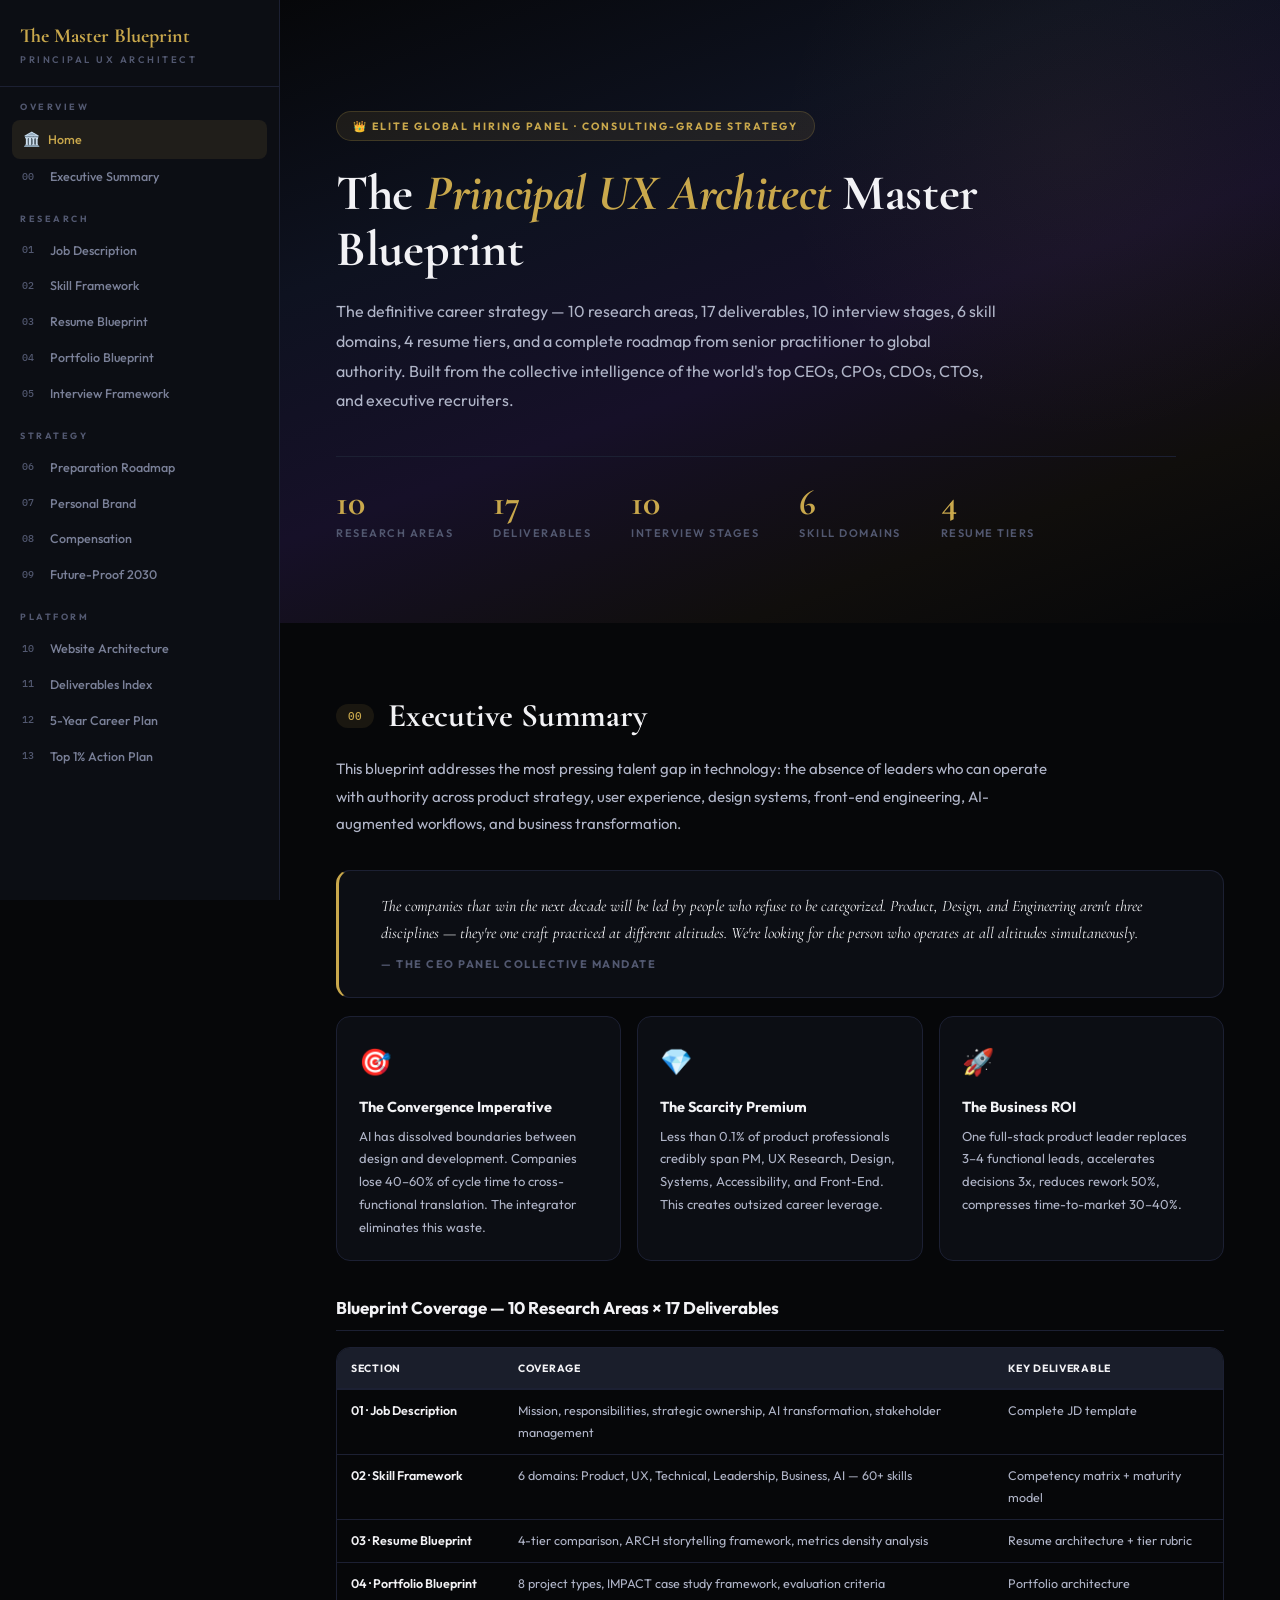
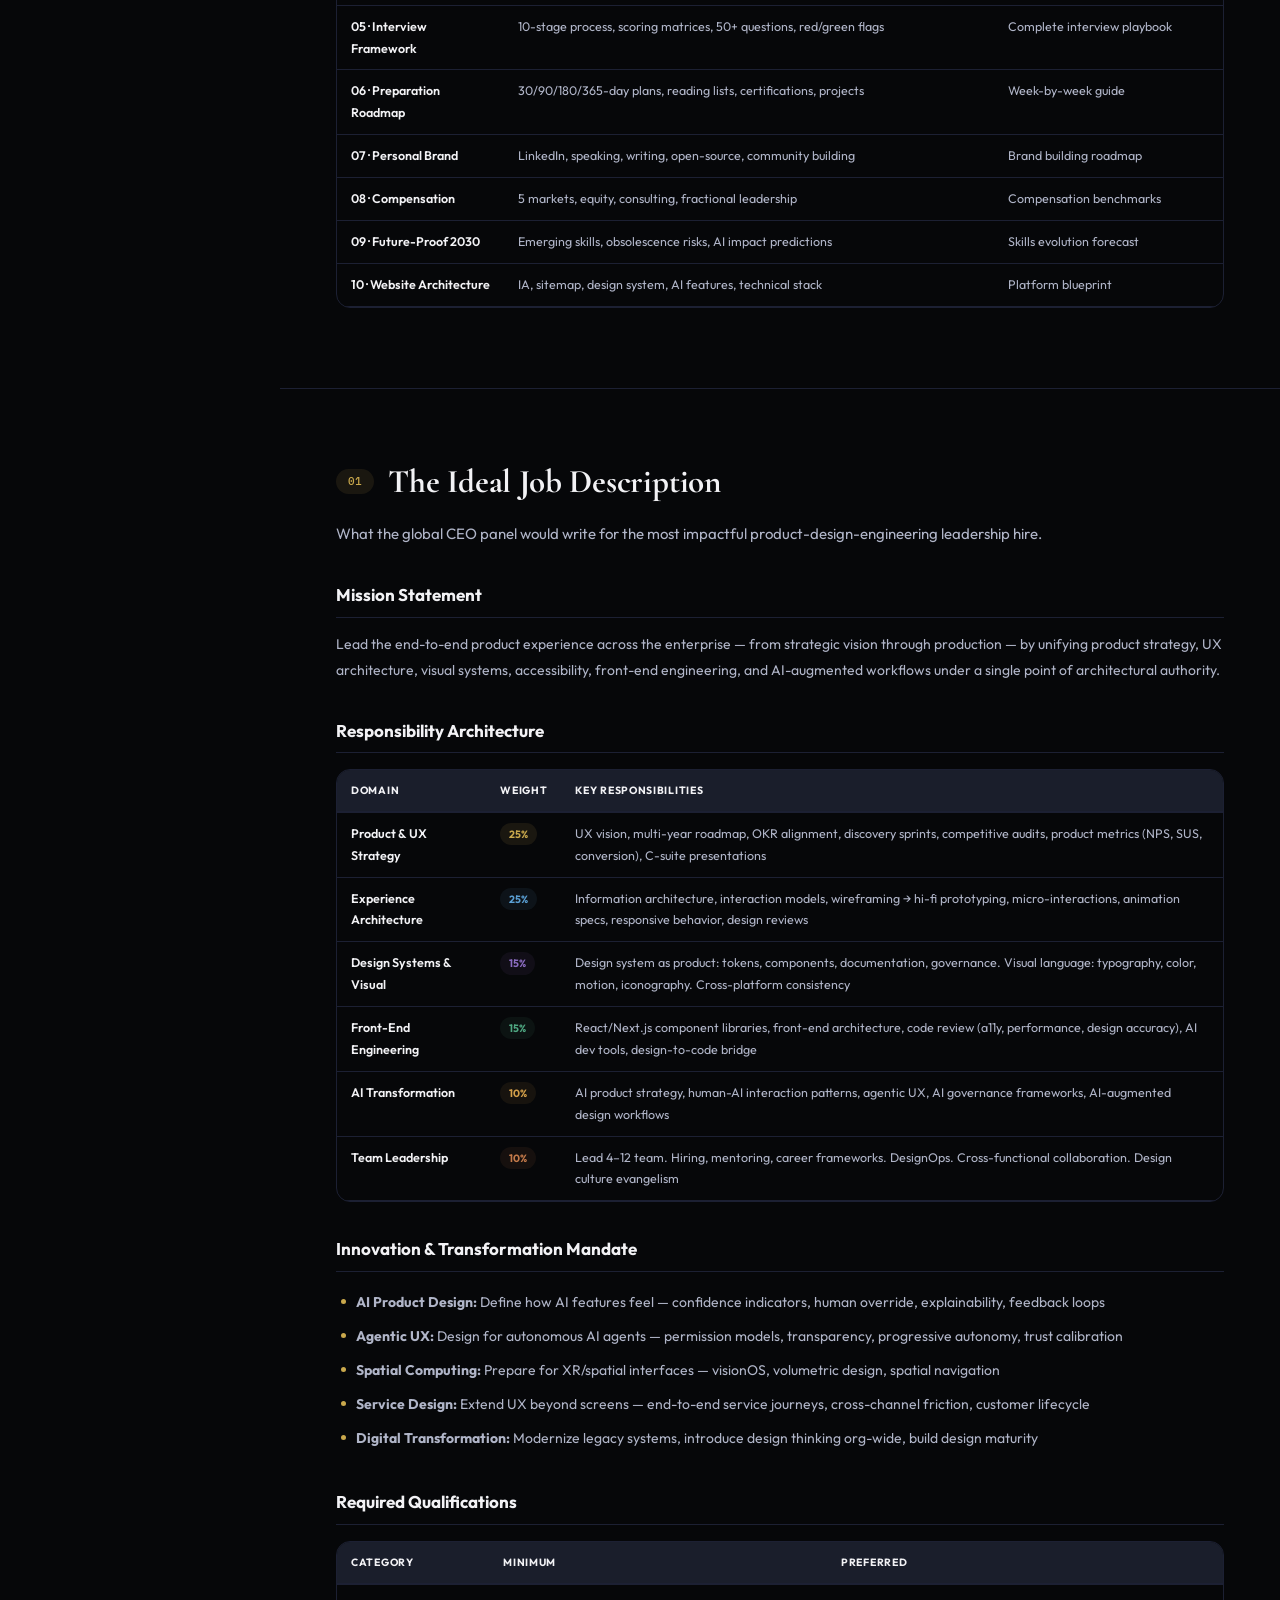
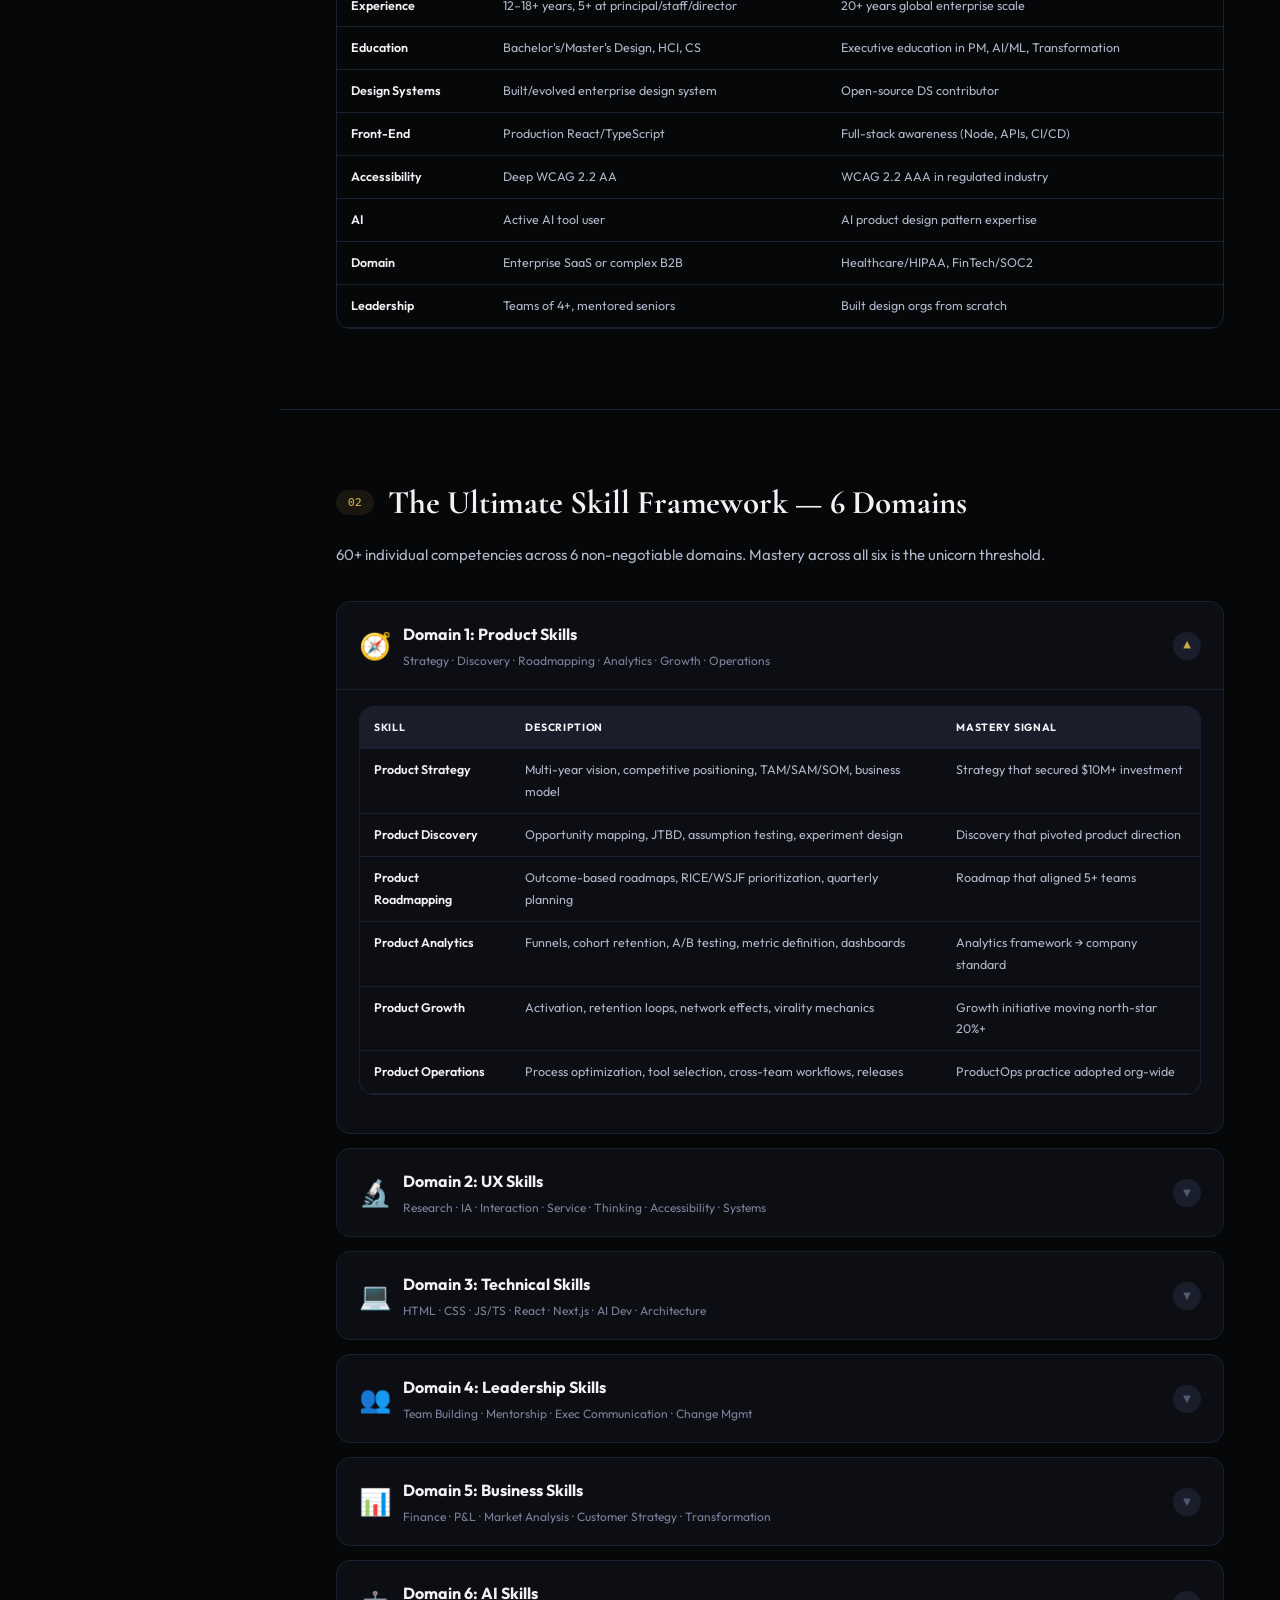
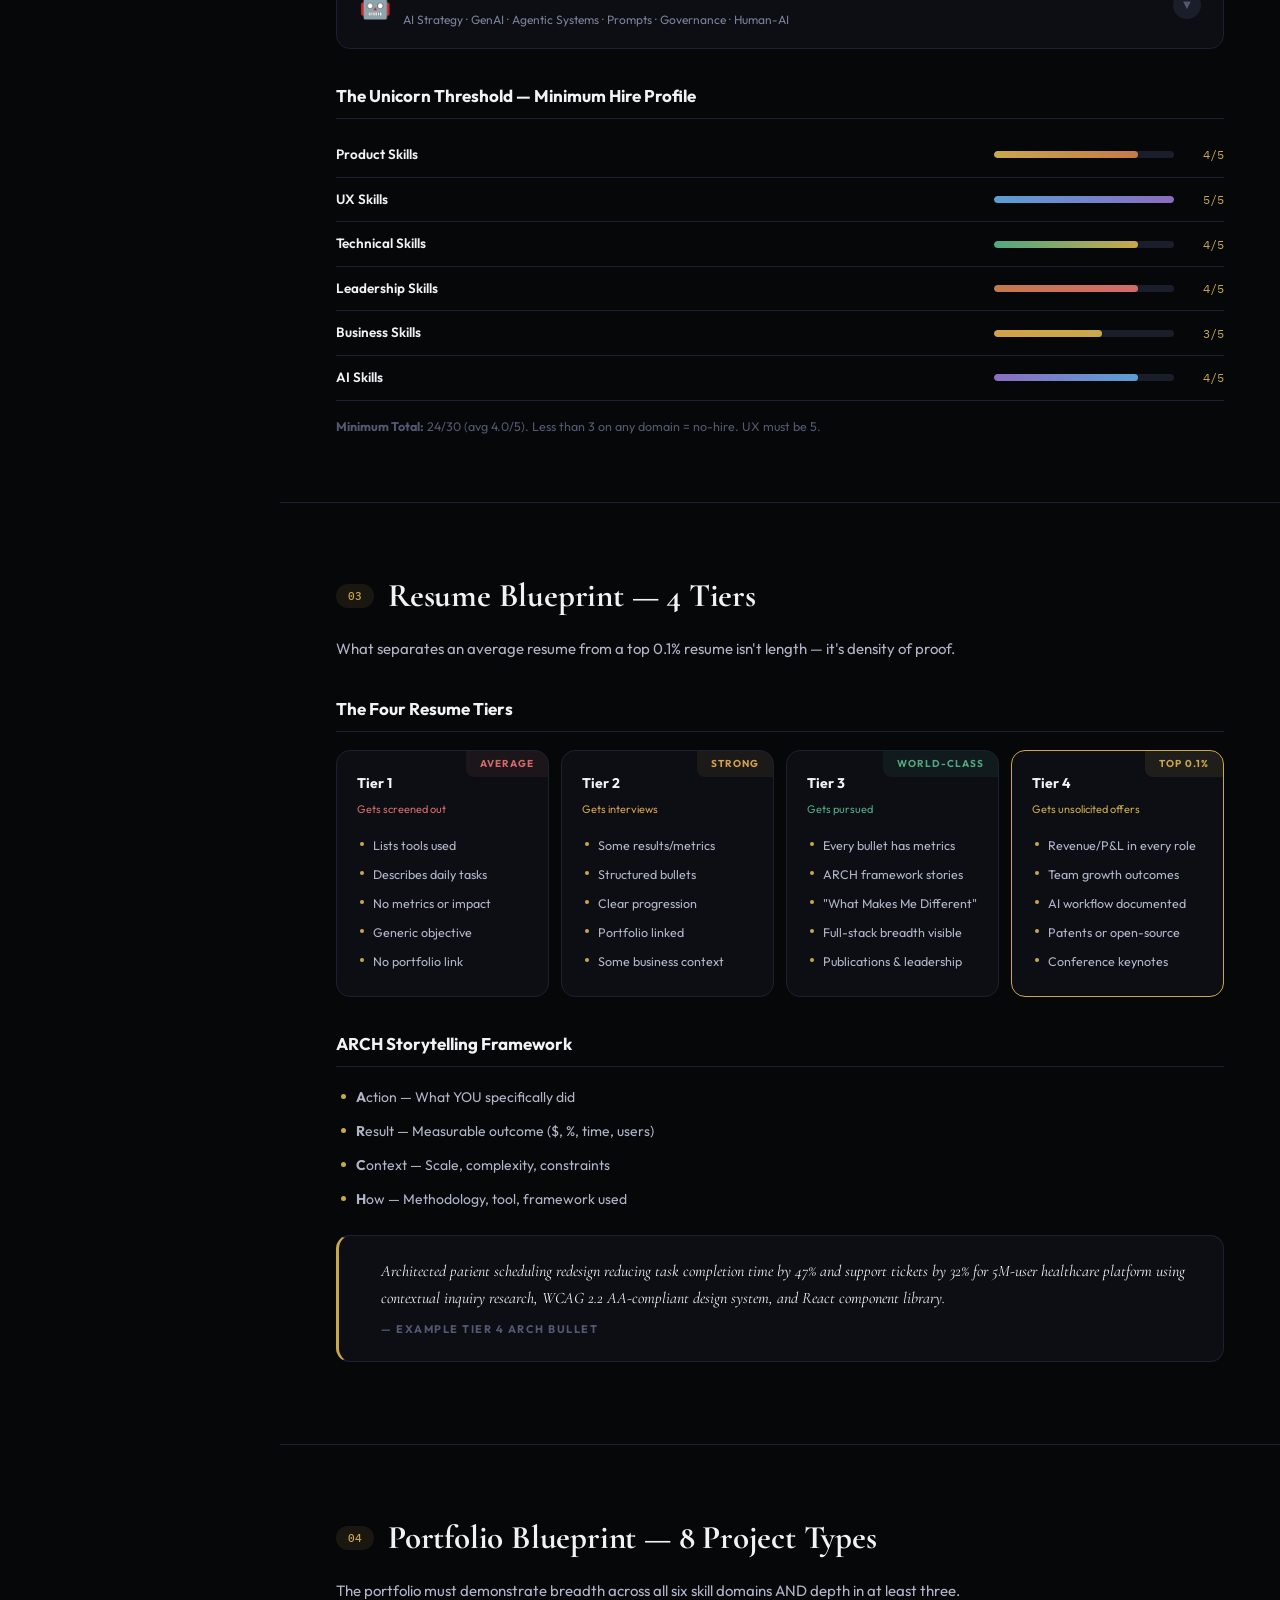
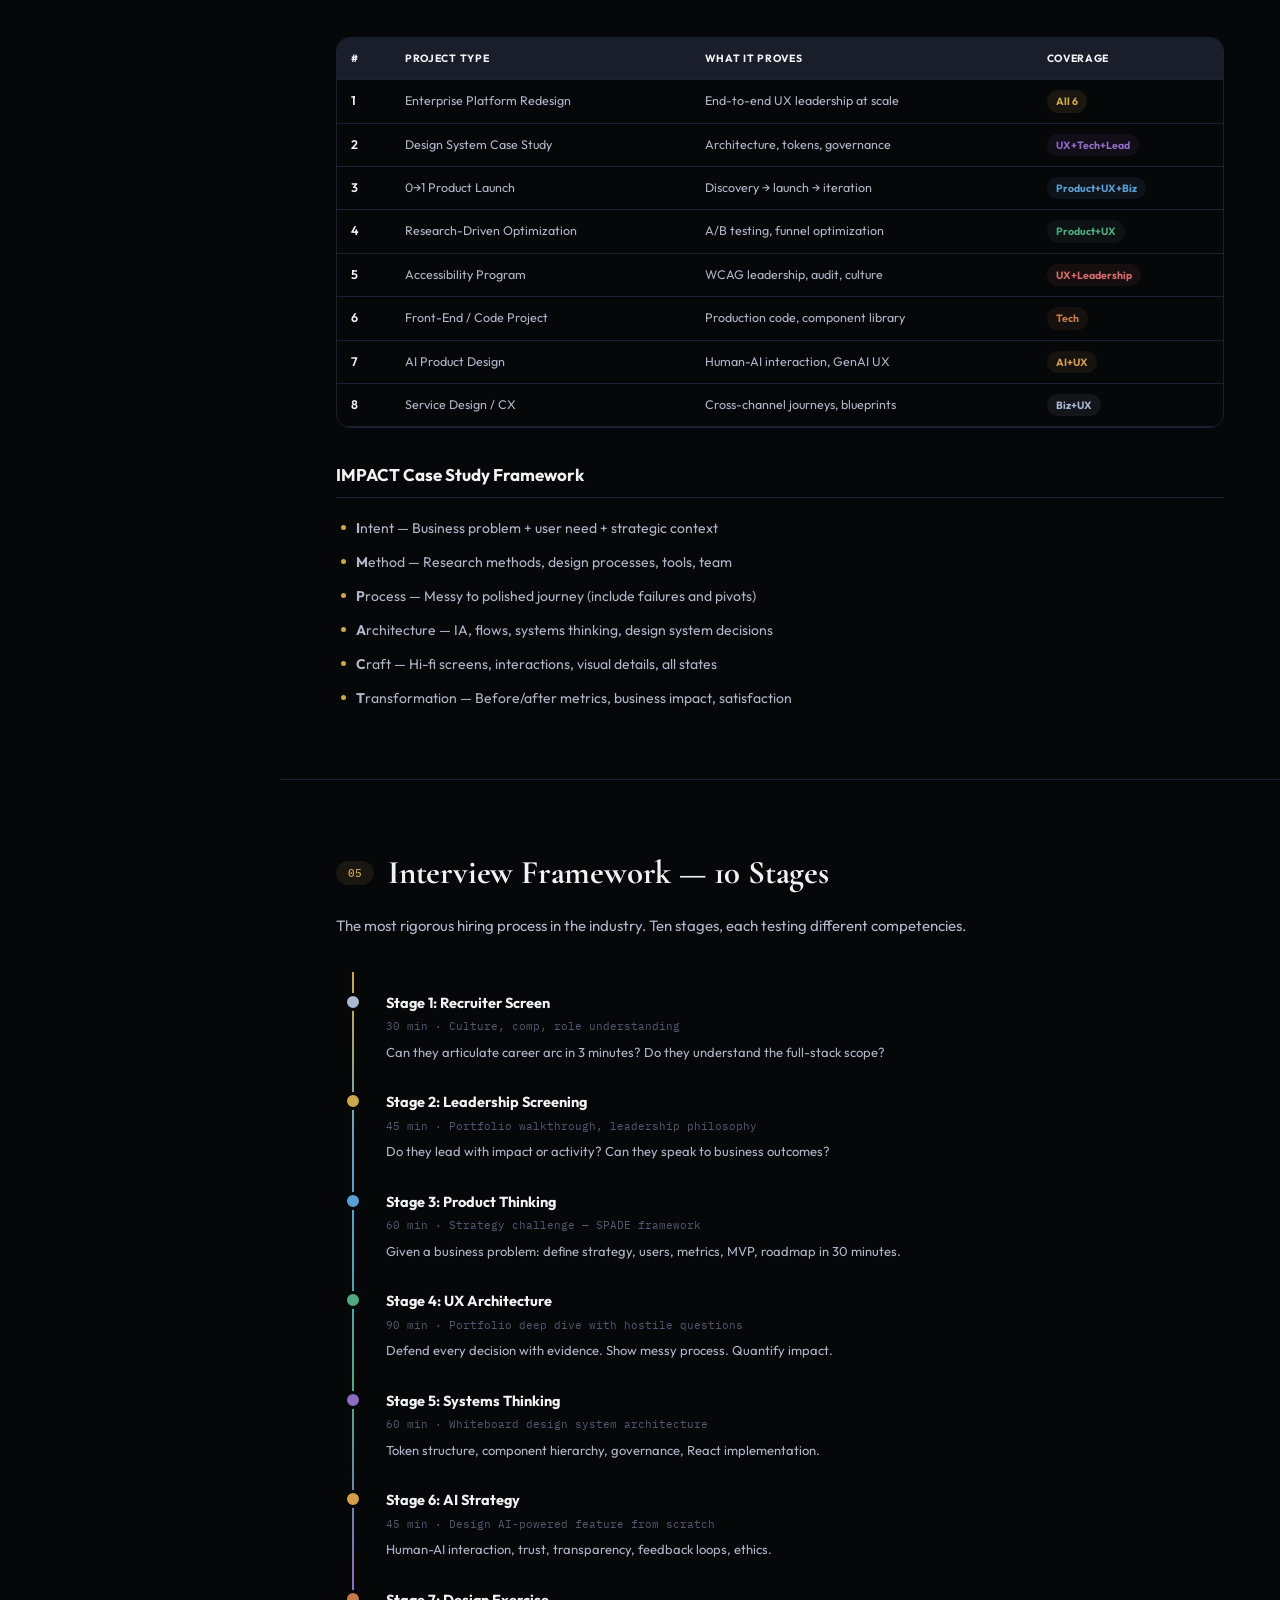
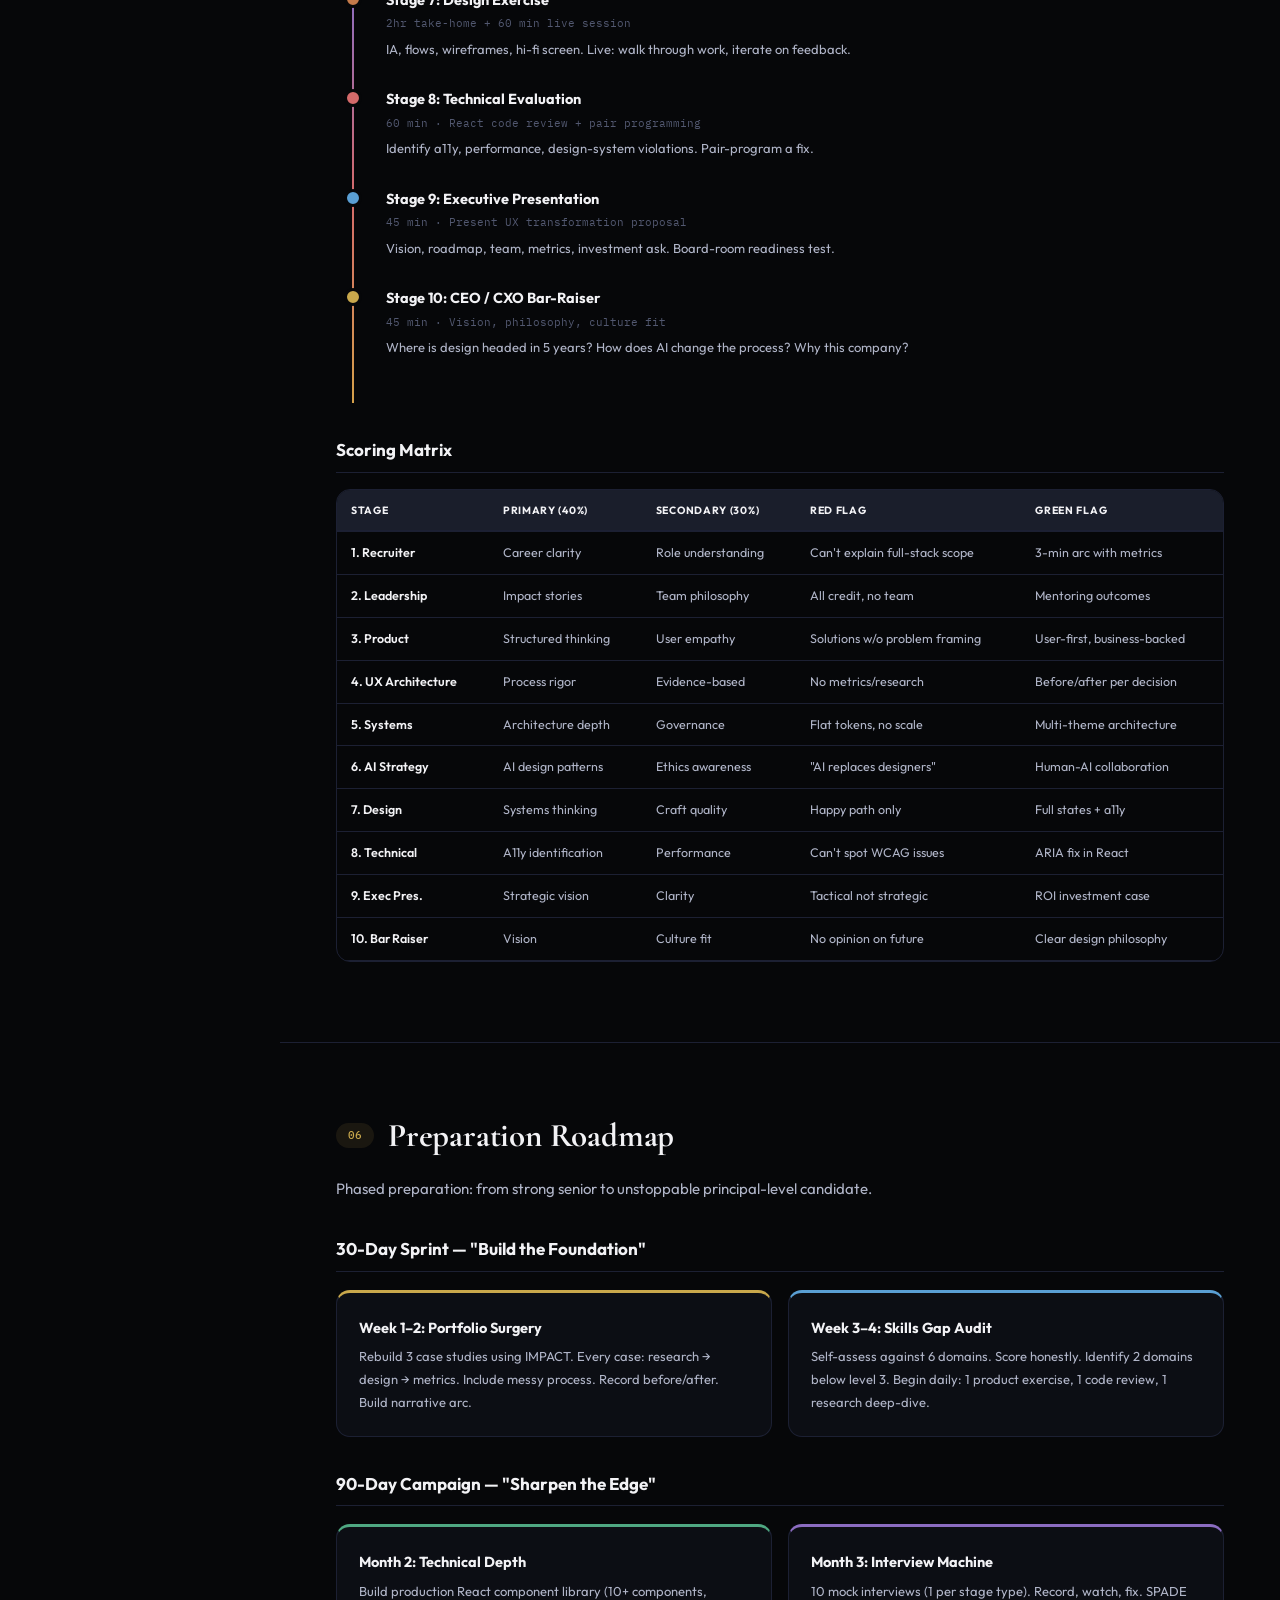
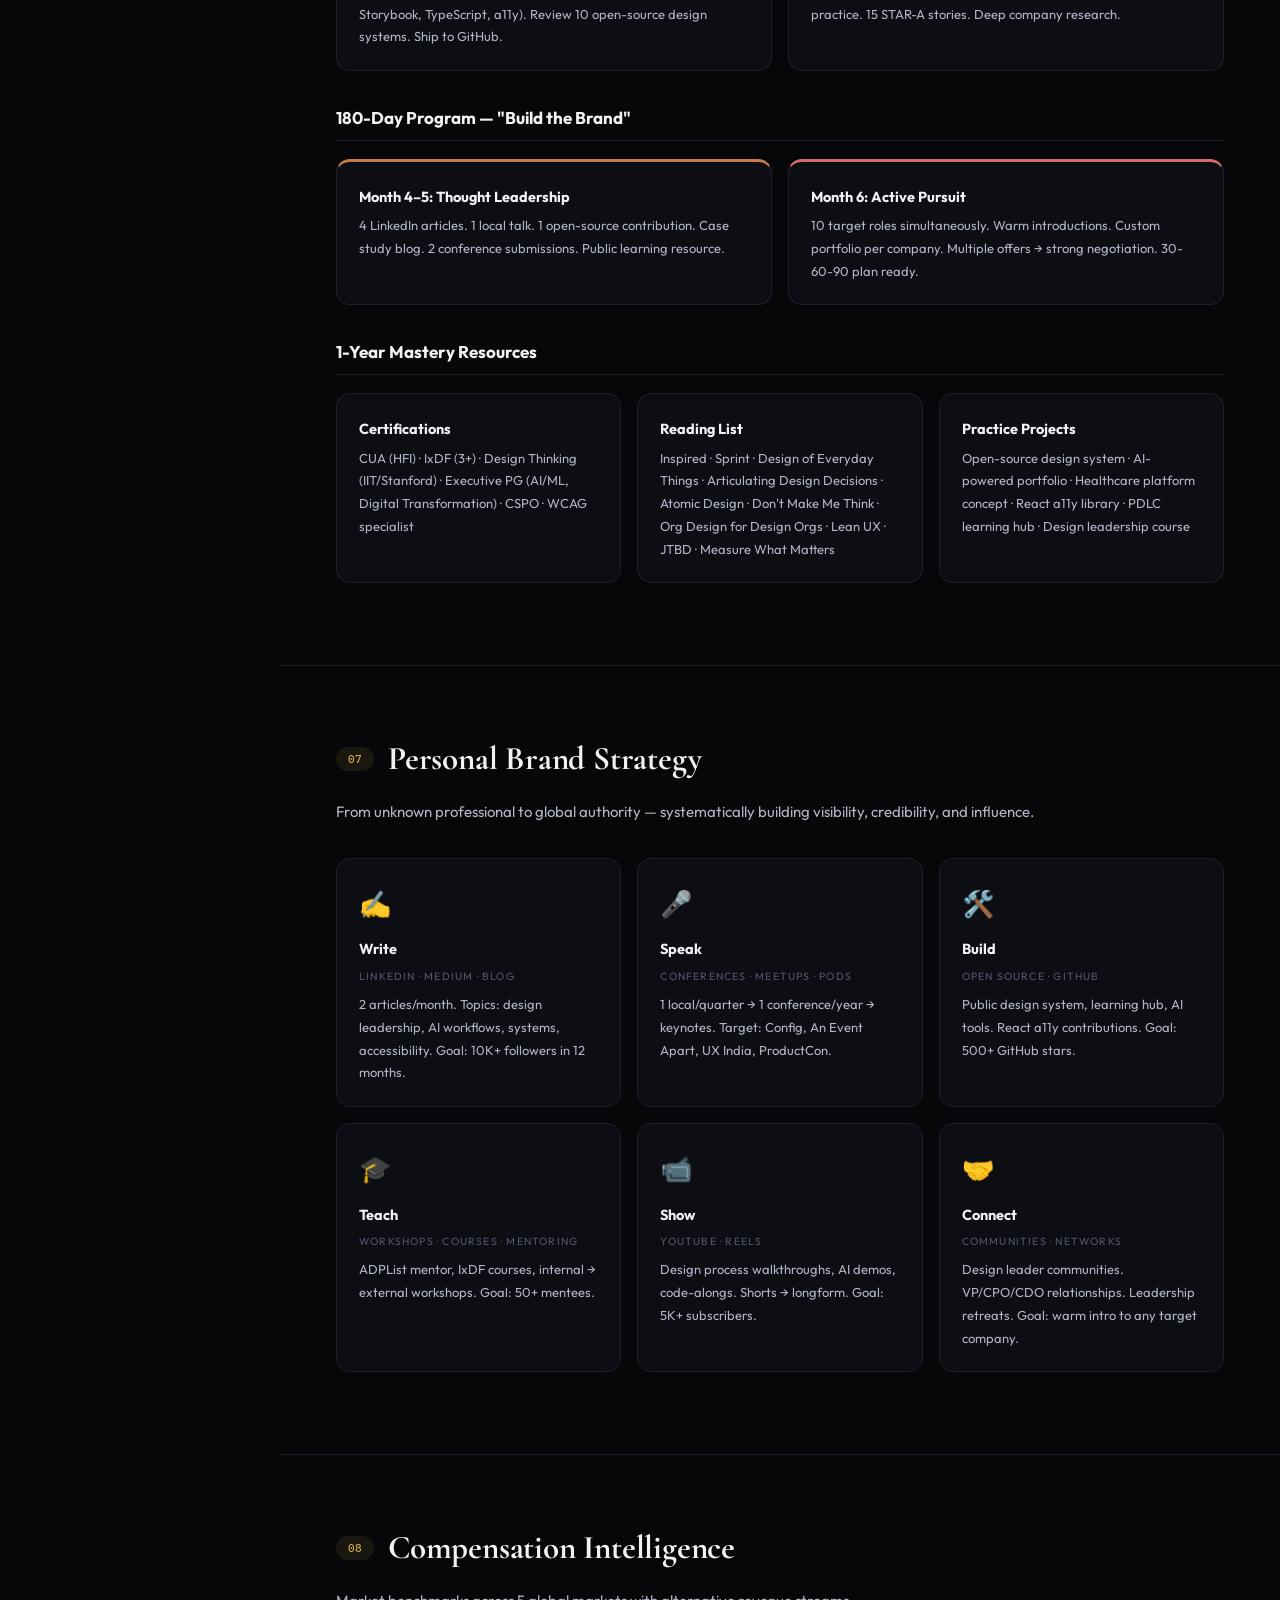
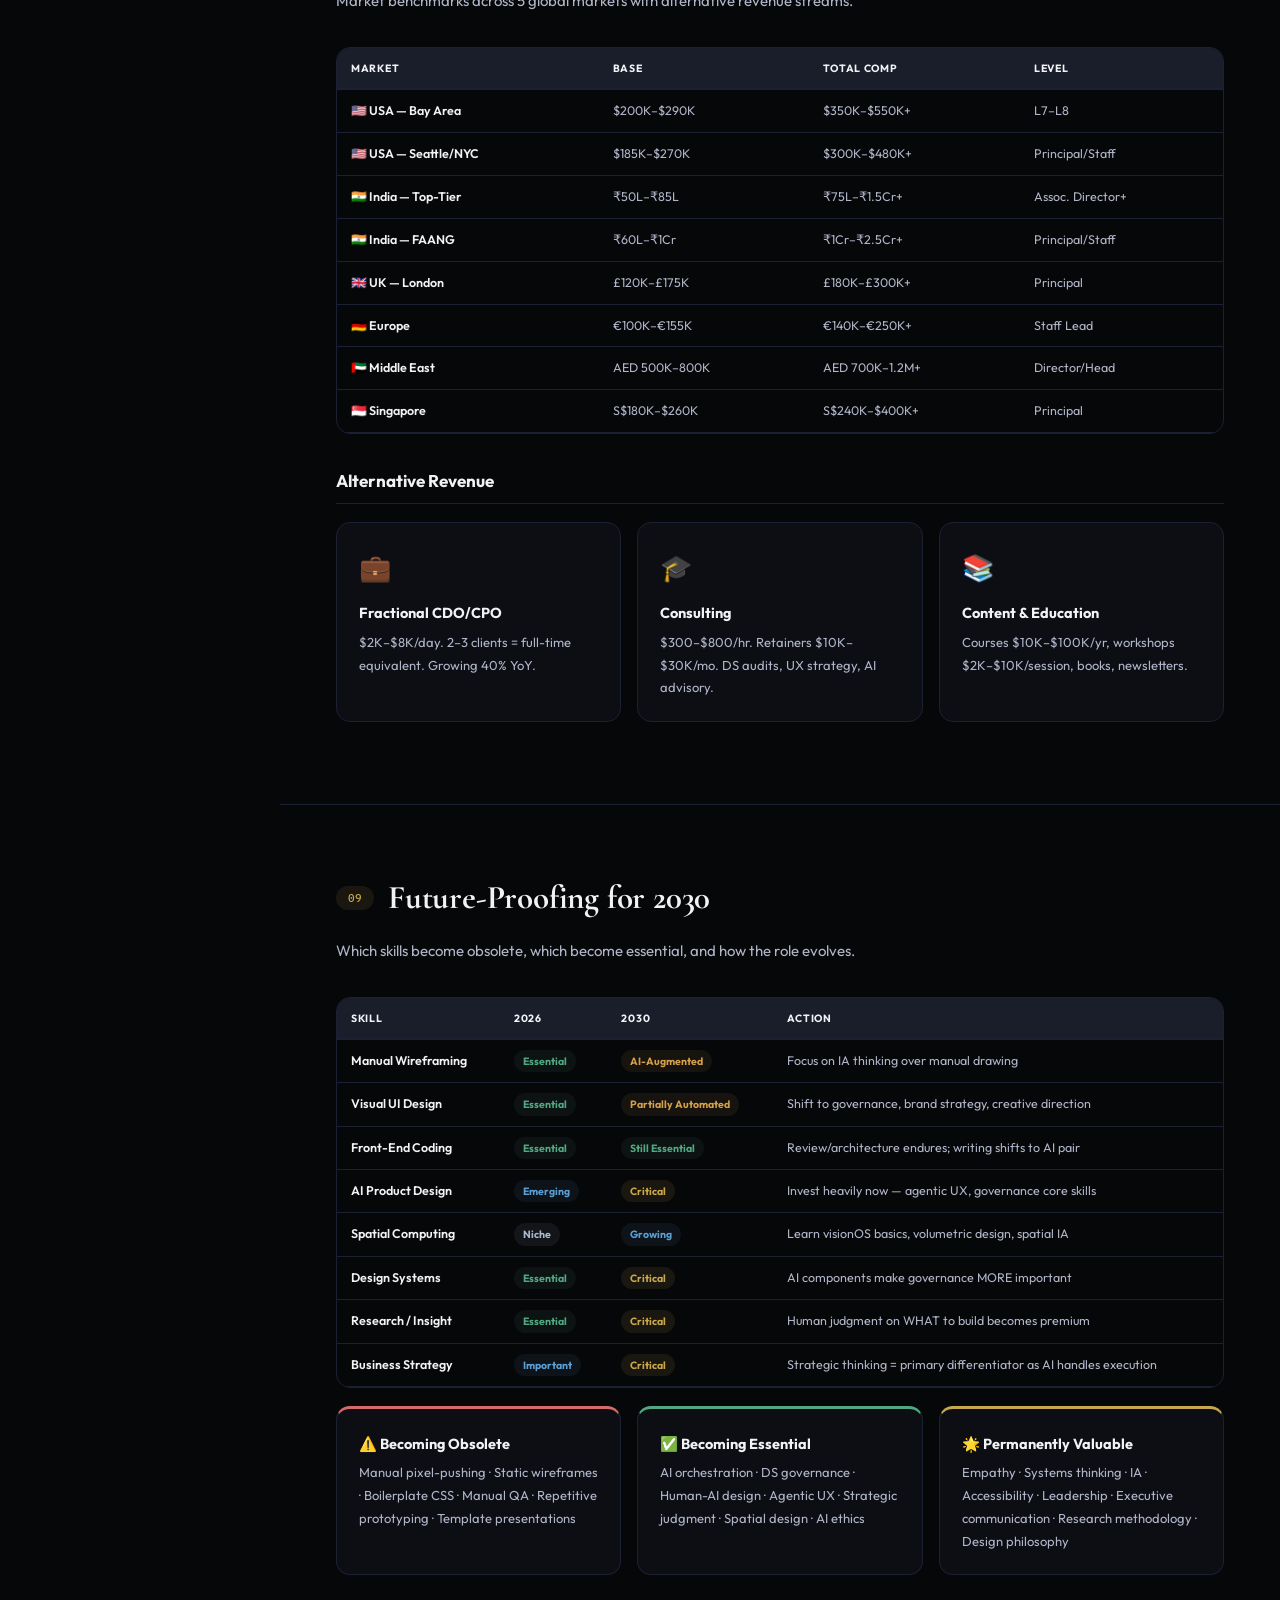
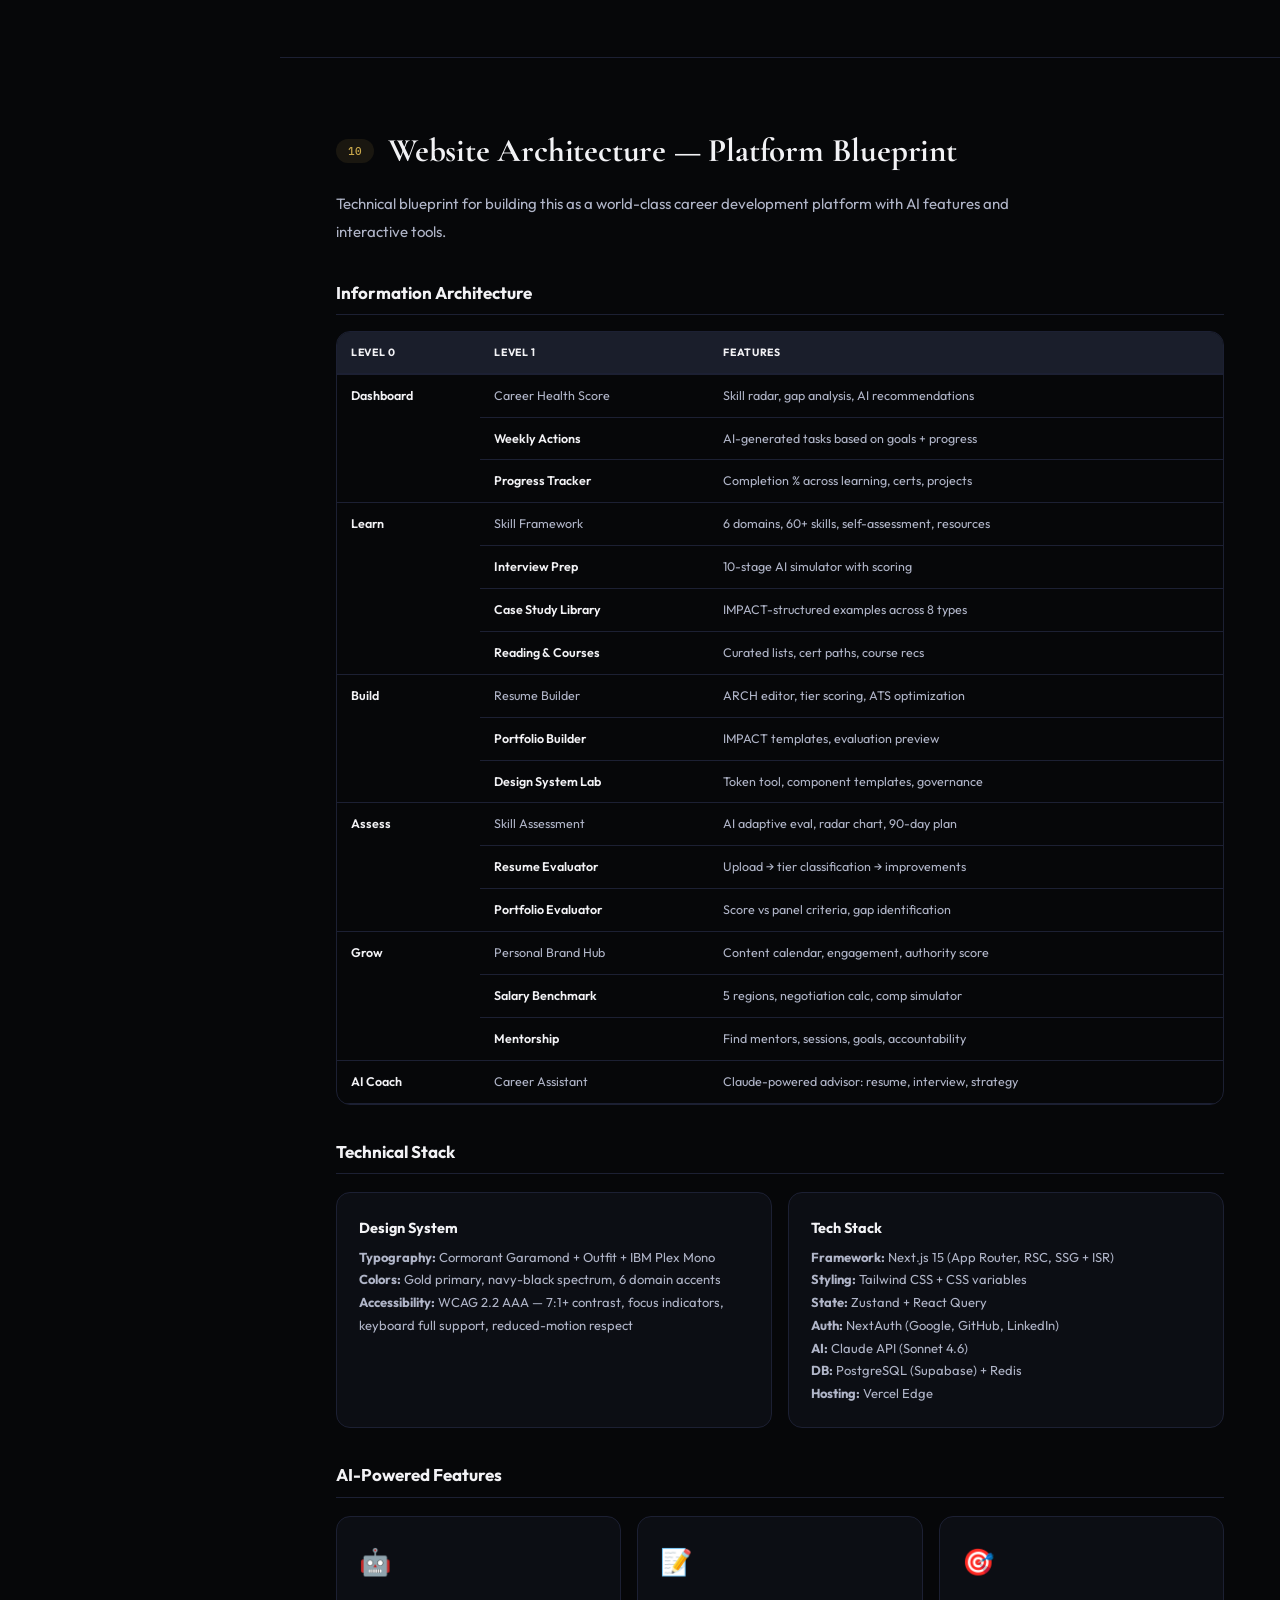
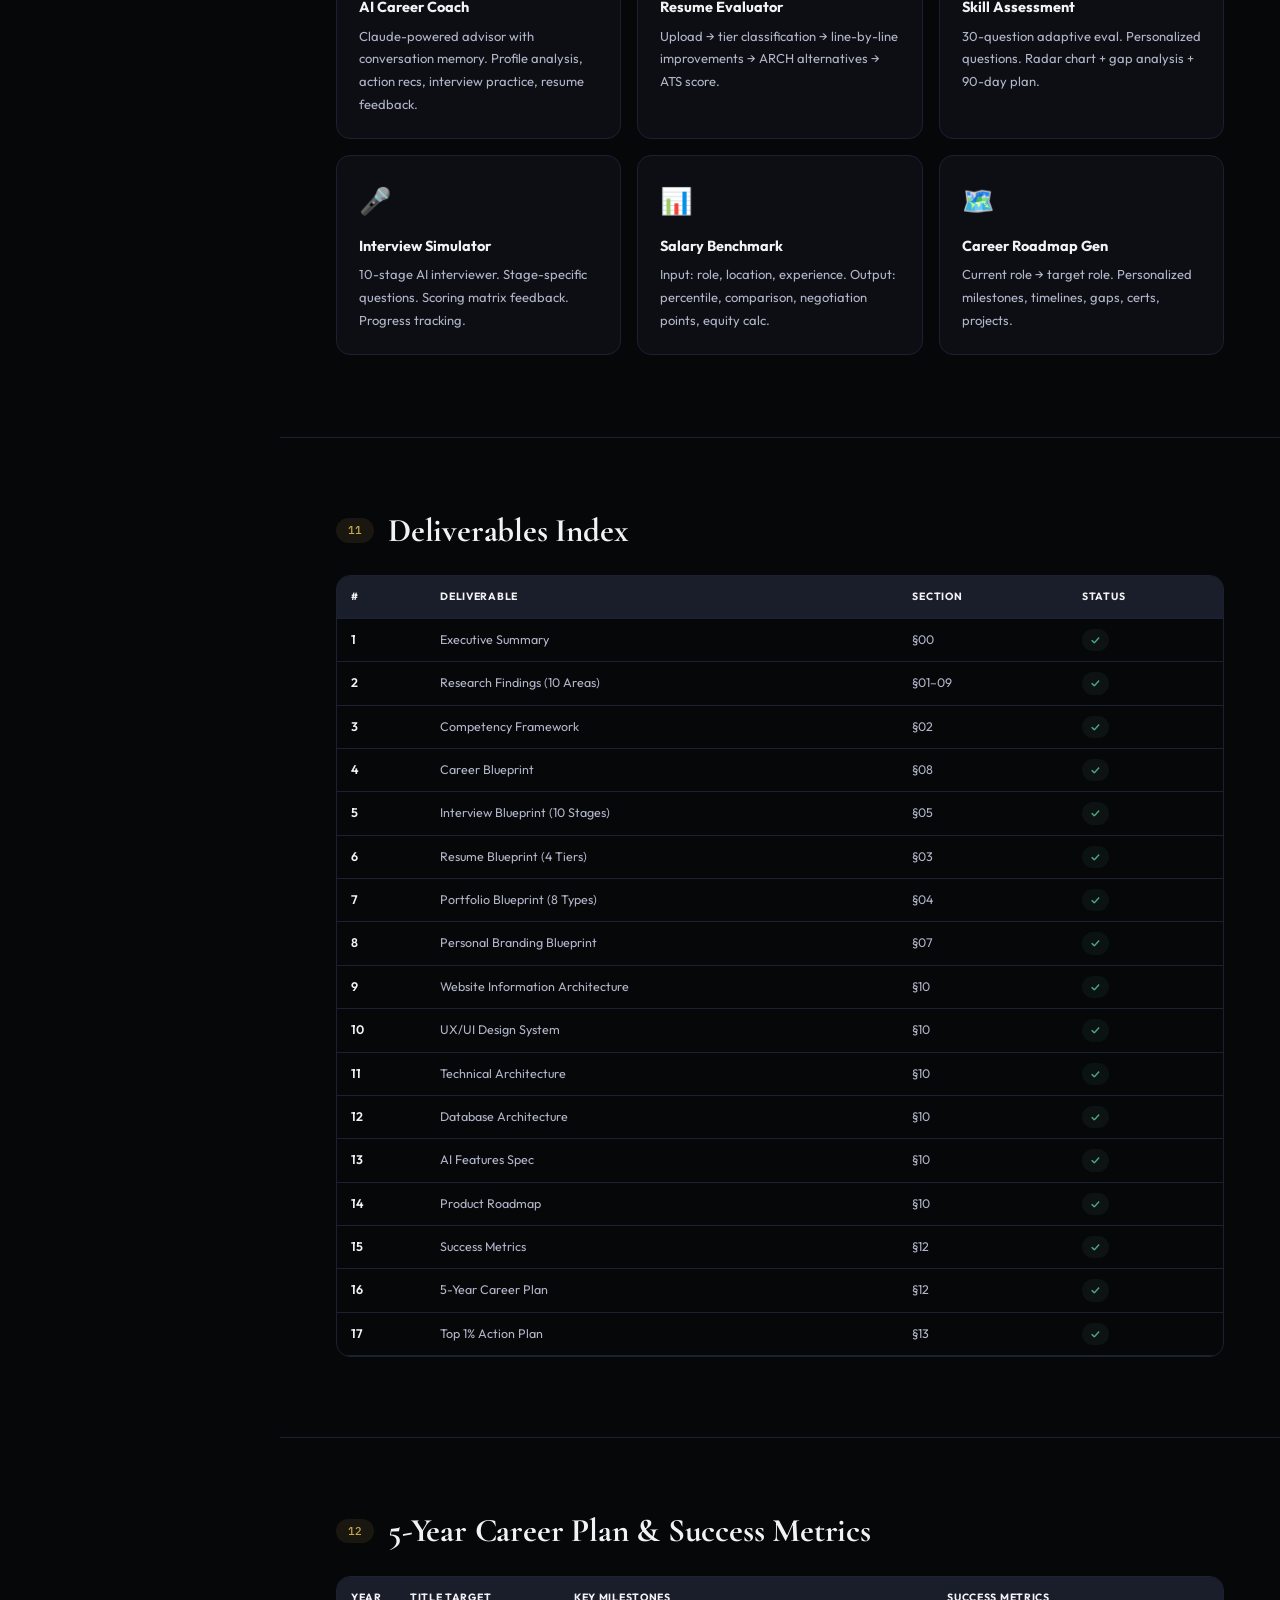
<file: files/Principal_UX_Architect_Master_Blueprint.html>
<!DOCTYPE html>
<html lang="en">
<head>
<meta charset="UTF-8">
<meta name="viewport" content="width=device-width, initial-scale=1.0">
<title>The Principal UX Architect Master Blueprint — Complete Career Strategy</title>
<link href="https://fonts.googleapis.com/css2?family=Cormorant+Garamond:ital,wght@0,400;0,600;0,700;1,400;1,500&family=Outfit:wght@300;400;500;600;700;800&family=IBM+Plex+Mono:wght@400;500;600&display=swap" rel="stylesheet">
<style>
:root{
  --bg:#060709;--bg2:#0C0E14;--bg3:#12151E;--bg4:#1A1E2B;--bg5:#222738;
  --bdr:#1C2033;--bdr2:#2A3048;--bdr3:#3A4060;
  --tx:#F2F2F5;--tx2:#B0B5C8;--tx3:#7A8098;--tx4:#525870;
  --gold:#C9A84C;--gold2:#E0C56E;--goldS:rgba(201,168,76,.10);--goldG:rgba(201,168,76,.04);
  --plat:#A8B8D0;--platS:rgba(168,184,208,.08);
  --em:#4FA882;--emS:rgba(79,168,130,.08);
  --ice:#5A9FD4;--iceS:rgba(90,159,212,.08);
  --vi:#8B6CC1;--viS:rgba(139,108,193,.08);
  --rs:#D46A6A;--rsS:rgba(212,106,106,.08);
  --amb:#D4A04A;--ambS:rgba(212,160,74,.08);
  --cop:#C47A4A;--copS:rgba(196,122,74,.08);
  --r:14px;--r2:8px;--r3:5px;
  --sh:0 8px 32px rgba(0,0,0,.4);
  --f1:'Cormorant Garamond',serif;--f2:'Outfit',sans-serif;--f3:'IBM Plex Mono',monospace;
}
*,*::before,*::after{margin:0;padding:0;box-sizing:border-box}
html{scroll-behavior:smooth}
body{font-family:var(--f2);background:var(--bg);color:var(--tx);line-height:1.75;-webkit-font-smoothing:antialiased;overflow-x:hidden}
::selection{background:var(--gold);color:var(--bg)}
::-webkit-scrollbar{width:5px}::-webkit-scrollbar-track{background:var(--bg)}::-webkit-scrollbar-thumb{background:var(--bdr2);border-radius:10px}
.side{position:fixed;top:0;left:0;width:280px;height:100vh;background:var(--bg2);border-right:1px solid var(--bdr);z-index:100;overflow-y:auto;transition:transform .3s ease;display:flex;flex-direction:column}
.side-hd{padding:24px 20px 18px;border-bottom:1px solid var(--bdr);flex-shrink:0}
.side-hd h2{font-family:var(--f1);font-size:20px;font-weight:700;color:var(--gold);line-height:1.2}
.side-hd p{font-size:9.5px;color:var(--tx4);text-transform:uppercase;letter-spacing:2.5px;margin-top:3px;font-weight:600}
.ng{padding:12px 12px 4px}.ng-l{font-size:9px;font-weight:700;text-transform:uppercase;letter-spacing:2.5px;color:var(--tx4);padding:0 8px 6px}
.nl{display:flex;align-items:center;gap:8px;padding:7px 10px;border-radius:var(--r2);color:var(--tx3);font-size:12.5px;font-weight:500;text-decoration:none;transition:all .2s;cursor:pointer}
.nl:hover{background:var(--bg4);color:var(--tx)}.nl.ac{background:var(--goldS);color:var(--gold)}
.nl .nn{font-family:var(--f3);font-size:9.5px;color:var(--tx4);min-width:20px;flex-shrink:0}
.nl .ni{font-size:14px;width:18px;text-align:center;flex-shrink:0}
.mob-m{display:none;position:fixed;top:12px;left:12px;z-index:200;background:var(--bg2);border:1px solid var(--bdr);border-radius:var(--r2);padding:9px 12px;color:var(--tx);font-size:18px;cursor:pointer;line-height:1}
.mn{margin-left:280px;min-height:100vh}
.hero{position:relative;padding:110px 56px 80px;overflow:hidden;background:linear-gradient(160deg,#060709 0%,#0E1220 30%,#161028 55%,#100E0C 80%,#060709 100%)}
.hero::before{content:'';position:absolute;top:-180px;right:-120px;width:650px;height:650px;border-radius:50%;background:radial-gradient(circle,rgba(201,168,76,.05) 0%,transparent 65%);pointer-events:none}
.hero-in{position:relative;z-index:1;max-width:840px}
.hero-ey{display:inline-flex;align-items:center;gap:8px;background:var(--goldS);border:1px solid rgba(201,168,76,.2);border-radius:100px;padding:5px 16px;font-size:10.5px;color:var(--gold);font-weight:700;text-transform:uppercase;letter-spacing:2px;margin-bottom:24px;animation:fd .7s ease both}
@keyframes fd{from{opacity:0;transform:translateY(-10px)}to{opacity:1;transform:translateY(0)}}
.hero h1{font-family:var(--f1);font-size:50px;font-weight:700;line-height:1.12;letter-spacing:-.3px;margin-bottom:20px;animation:fu .7s .12s ease both}
.hero h1 em{font-style:italic;color:var(--gold)}
.hero .hs{font-size:16px;color:var(--tx2);max-width:660px;line-height:1.85;animation:fu .7s .24s ease both}
@keyframes fu{from{opacity:0;transform:translateY(16px)}to{opacity:1;transform:translateY(0)}}
.hero-bar{display:flex;gap:40px;margin-top:40px;padding-top:28px;border-top:1px solid var(--bdr);animation:fu .7s .36s ease both;flex-wrap:wrap}
.h-st .sv{font-family:var(--f1);font-size:36px;font-weight:700;color:var(--gold);line-height:1}
.h-st .sl{font-size:11px;color:var(--tx4);margin-top:3px;text-transform:uppercase;letter-spacing:1.5px;font-weight:600}
.S{padding:64px 56px;border-bottom:1px solid var(--bdr)}
.S-hd{display:flex;align-items:center;gap:14px;margin-bottom:10px}
.S-n{font-family:var(--f3);font-size:10.5px;color:var(--gold);background:var(--goldS);padding:3px 12px;border-radius:100px;font-weight:500}
.S h2{font-family:var(--f1);font-size:33px;font-weight:700;letter-spacing:-.2px}
.S .Si{font-size:15px;color:var(--tx2);max-width:720px;line-height:1.85;margin-bottom:32px}
.S h3{font-family:var(--f2);font-size:17px;font-weight:700;margin:32px 0 14px;padding-bottom:7px;border-bottom:1px solid var(--bdr);color:var(--tx)}
.S h4{font-size:12.5px;font-weight:700;color:var(--gold);text-transform:uppercase;letter-spacing:1.5px;margin:24px 0 10px}
.S p,.S li{font-size:14px;color:var(--tx2);line-height:1.85}
.S ul{list-style:none;padding:0}.S ul li{padding:4px 0 4px 20px;position:relative}
.S ul li::before{content:'';position:absolute;left:5px;top:13px;width:5px;height:5px;border-radius:50%;background:var(--gold)}
.S ol{padding-left:18px}.S ol li{padding:3px 0}.S ol li::marker{color:var(--gold);font-weight:700}
.Q{background:var(--bg2);border:1px solid var(--bdr);border-left:3px solid var(--gold);border-radius:var(--r);padding:22px 26px;margin:18px 0}
.Q p{font-family:var(--f1);font-size:16px;font-style:italic;color:var(--tx);line-height:1.7;padding-left:16px}
.Q .qa{font-family:var(--f2);font-size:11px;font-style:normal;color:var(--tx4);margin-top:8px;padding-left:16px;text-transform:uppercase;letter-spacing:1.5px;font-weight:700}
.G{display:grid;gap:16px;margin:18px 0}.G2{grid-template-columns:repeat(auto-fill,minmax(320px,1fr))}.G3{grid-template-columns:repeat(auto-fill,minmax(260px,1fr))}.G4{grid-template-columns:repeat(auto-fill,minmax(200px,1fr))}
.C{background:var(--bg2);border:1px solid var(--bdr);border-radius:var(--r);padding:22px;transition:all .22s}.C:hover{border-color:var(--bdr2);transform:translateY(-2px);box-shadow:var(--sh)}
.Ci{font-size:26px;margin-bottom:10px;display:block}.Ct{font-size:14.5px;font-weight:700;color:var(--tx);margin-bottom:5px}.Cs{font-size:10.5px;color:var(--tx4);text-transform:uppercase;letter-spacing:1.2px;margin-bottom:8px}.Cb{font-size:13px;color:var(--tx2);line-height:1.75}
.tw{overflow-x:auto;margin:16px 0;border-radius:var(--r);border:1px solid var(--bdr)}
table{width:100%;border-collapse:collapse;font-size:12.5px}
thead th{background:var(--bg4);color:var(--tx);font-weight:700;text-align:left;padding:11px 14px;border-bottom:2px solid var(--bdr);font-size:10.5px;text-transform:uppercase;letter-spacing:.7px;white-space:nowrap}
tbody td{padding:10px 14px;border-bottom:1px solid var(--bdr);color:var(--tx2);vertical-align:top}tbody tr:hover{background:var(--bg3)}tbody td:first-child{font-weight:600;color:var(--tx)}
.tg{display:inline-block;padding:2px 9px;border-radius:100px;font-size:10.5px;font-weight:700;white-space:nowrap}
.tg-g{background:var(--goldS);color:var(--gold)}.tg-e{background:var(--emS);color:var(--em)}.tg-i{background:var(--iceS);color:var(--ice)}.tg-v{background:var(--viS);color:var(--vi)}.tg-r{background:var(--rsS);color:var(--rs)}.tg-c{background:var(--copS);color:var(--cop)}.tg-p{background:var(--platS);color:var(--plat)}.tg-a{background:var(--ambS);color:var(--amb)}
.P{background:var(--bg2);border:1px solid var(--bdr);border-radius:var(--r);overflow:hidden;margin:14px 0}
.Ph{padding:18px 22px;display:flex;align-items:center;gap:12px;cursor:pointer;user-select:none;transition:background .2s}.Ph:hover{background:var(--bg3)}
.Ph .pi{font-size:26px}.Ph .pf{flex:1}.Ph .pf h3{font-size:16px;font-weight:700;color:var(--tx);margin:0;padding:0;border:0}.Ph .pf .ps{font-size:12px;color:var(--tx3);margin-top:2px}
.Pt{width:28px;height:28px;border-radius:50%;background:var(--bg4);display:flex;align-items:center;justify-content:center;color:var(--tx4);font-size:13px;transition:all .3s;flex-shrink:0}
.P.op .Pt{transform:rotate(180deg);color:var(--gold)}.Pb{max-height:0;overflow:hidden;transition:max-height .5s cubic-bezier(.4,0,.2,1)}.P.op .Pb{max-height:15000px}.Pi{padding:0 22px 22px;border-top:1px solid var(--bdr)}
.TL{position:relative;padding:18px 0}.TL::before{content:'';position:absolute;left:16px;top:0;bottom:0;width:2px;background:linear-gradient(to bottom,var(--gold),var(--ice),var(--em),var(--vi),var(--rs),var(--amb))}
.Ti{position:relative;padding:0 0 26px 50px}.Td{position:absolute;left:8px;top:3px;width:18px;height:18px;border-radius:50%;border:3px solid var(--bg);z-index:1}
.Ti h4{font-family:var(--f2);font-size:14.5px;font-weight:700;color:var(--tx);margin:0 0 2px;text-transform:none;letter-spacing:0}.Ti .Tm{font-family:var(--f3);font-size:10.5px;color:var(--tx4);margin-bottom:5px}.Ti p{font-size:13px;color:var(--tx2);line-height:1.75}
.sb{display:flex;align-items:center;gap:14px;padding:10px 0;border-bottom:1px solid var(--bdr)}.sb-l{flex:1;font-size:13.5px;font-weight:600;color:var(--tx)}.sb-o{width:180px;height:7px;background:var(--bg4);border-radius:10px;overflow:hidden;flex-shrink:0}.sb-i{height:100%;border-radius:10px}.sb-v{font-family:var(--f3);font-size:12px;color:var(--gold);min-width:36px;text-align:right}
.pills{display:flex;flex-wrap:wrap;gap:7px;margin:10px 0}.pill{padding:4px 13px;border-radius:100px;font-size:11.5px;font-weight:600;border:1px solid var(--bdr);color:var(--tx2);background:var(--bg2);transition:all .2s}.pill:hover{border-color:var(--gold);color:var(--gold)}
.MG{display:grid;grid-template-columns:repeat(auto-fill,minmax(170px,1fr));gap:12px;margin:18px 0}.M{background:var(--bg2);border:1px solid var(--bdr);border-radius:var(--r);padding:18px;text-align:center;transition:all .2s}.M:hover{border-color:var(--gold);transform:translateY(-2px)}.M .mv{font-family:var(--f1);font-size:34px;font-weight:700;line-height:1}.M .ml{font-size:11px;color:var(--tx4);margin-top:5px;text-transform:uppercase;letter-spacing:1px;font-weight:600}
.tier{display:grid;grid-template-columns:repeat(4,1fr);gap:12px;margin:18px 0}.tier-c{background:var(--bg2);border:1px solid var(--bdr);border-radius:var(--r);padding:20px;position:relative;overflow:hidden}.tier-c .tier-badge{position:absolute;top:0;right:0;padding:4px 14px;font-size:10px;font-weight:700;text-transform:uppercase;letter-spacing:1px;border-radius:0 0 0 var(--r2)}.tier-c h4{font-size:14px;font-weight:700;color:var(--tx);margin:0 0 4px;text-transform:none;letter-spacing:0}.tier-c .tier-sub{font-size:11px;color:var(--tx4);margin-bottom:12px}.tier-c ul{list-style:none;padding:0}.tier-c ul li{padding:3px 0 3px 16px;position:relative;font-size:12.5px;color:var(--tx2)}.tier-c ul li::before{content:'';position:absolute;left:3px;top:11px;width:4px;height:4px;border-radius:50%}
.ft{padding:44px 56px;text-align:center;border-top:1px solid var(--bdr);color:var(--tx4);font-size:12px}.ft .fb{font-family:var(--f1);font-size:18px;color:var(--gold);margin-bottom:4px}
@media(max-width:1024px){.side{transform:translateX(-100%)}.side.open{transform:translateX(0)}.mob-m{display:block}.mn{margin-left:0}.hero{padding:80px 24px 60px}.hero h1{font-size:34px}.S{padding:40px 24px}.S h2{font-size:26px}.G2,.G3{grid-template-columns:1fr}.tier{grid-template-columns:1fr 1fr}.sb-o{width:120px}.hero-bar{gap:20px}}
@media(max-width:600px){.tier{grid-template-columns:1fr}}
</style>
</head>
<body>
<button class="mob-m" onclick="document.querySelector('.side').classList.toggle('open')">☰</button>
<nav class="side">
<div class="side-hd"><h2>The Master Blueprint</h2><p>Principal UX Architect</p></div>
<div class="ng"><div class="ng-l">Overview</div><a class="nl ac" href="#hero"><span class="ni">🏛️</span> Home</a><a class="nl" href="#exec"><span class="nn">00</span> Executive Summary</a></div>
<div class="ng"><div class="ng-l">Research</div><a class="nl" href="#s1"><span class="nn">01</span> Job Description</a><a class="nl" href="#s2"><span class="nn">02</span> Skill Framework</a><a class="nl" href="#s3"><span class="nn">03</span> Resume Blueprint</a><a class="nl" href="#s4"><span class="nn">04</span> Portfolio Blueprint</a><a class="nl" href="#s5"><span class="nn">05</span> Interview Framework</a></div>
<div class="ng"><div class="ng-l">Strategy</div><a class="nl" href="#s6"><span class="nn">06</span> Preparation Roadmap</a><a class="nl" href="#s7"><span class="nn">07</span> Personal Brand</a><a class="nl" href="#s8"><span class="nn">08</span> Compensation</a><a class="nl" href="#s9"><span class="nn">09</span> Future-Proof 2030</a></div>
<div class="ng"><div class="ng-l">Platform</div><a class="nl" href="#s10"><span class="nn">10</span> Website Architecture</a><a class="nl" href="#del"><span class="nn">11</span> Deliverables Index</a><a class="nl" href="#y5"><span class="nn">12</span> 5-Year Career Plan</a><a class="nl" href="#act"><span class="nn">13</span> Top 1% Action Plan</a></div>
</nav>
<div class="mn">
<header class="hero" id="hero"><div class="hero-in">
<div class="hero-ey">👑 Elite Global Hiring Panel · Consulting-Grade Strategy</div>
<h1>The <em>Principal UX Architect</em> Master Blueprint</h1>
<p class="hs">The definitive career strategy — 10 research areas, 17 deliverables, 10 interview stages, 6 skill domains, 4 resume tiers, and a complete roadmap from senior practitioner to global authority. Built from the collective intelligence of the world's top CEOs, CPOs, CDOs, CTOs, and executive recruiters.</p>
<div class="hero-bar"><div class="h-st"><div class="sv">10</div><div class="sl">Research Areas</div></div><div class="h-st"><div class="sv">17</div><div class="sl">Deliverables</div></div><div class="h-st"><div class="sv">10</div><div class="sl">Interview Stages</div></div><div class="h-st"><div class="sv">6</div><div class="sl">Skill Domains</div></div><div class="h-st"><div class="sv">4</div><div class="sl">Resume Tiers</div></div></div>
</div></header>

<section class="S" id="exec"><div class="S-hd"><span class="S-n">00</span><h2>Executive Summary</h2></div>
<p class="Si">This blueprint addresses the most pressing talent gap in technology: the absence of leaders who can operate with authority across product strategy, user experience, design systems, front-end engineering, AI-augmented workflows, and business transformation.</p>
<div class="Q"><p>The companies that win the next decade will be led by people who refuse to be categorized. Product, Design, and Engineering aren't three disciplines — they're one craft practiced at different altitudes. We're looking for the person who operates at all altitudes simultaneously.</p><div class="qa">— The CEO Panel Collective Mandate</div></div>
<div class="G G3">
<div class="C"><span class="Ci">🎯</span><div class="Ct">The Convergence Imperative</div><div class="Cb">AI has dissolved boundaries between design and development. Companies lose 40–60% of cycle time to cross-functional translation. The integrator eliminates this waste.</div></div>
<div class="C"><span class="Ci">💎</span><div class="Ct">The Scarcity Premium</div><div class="Cb">Less than 0.1% of product professionals credibly span PM, UX Research, Design, Systems, Accessibility, and Front-End. This creates outsized career leverage.</div></div>
<div class="C"><span class="Ci">🚀</span><div class="Ct">The Business ROI</div><div class="Cb">One full-stack product leader replaces 3–4 functional leads, accelerates decisions 3x, reduces rework 50%, compresses time-to-market 30–40%.</div></div>
</div>
<h3>Blueprint Coverage — 10 Research Areas × 17 Deliverables</h3>
<div class="tw"><table><thead><tr><th>Section</th><th>Coverage</th><th>Key Deliverable</th></tr></thead><tbody>
<tr><td>01 · Job Description</td><td>Mission, responsibilities, strategic ownership, AI transformation, stakeholder management</td><td>Complete JD template</td></tr>
<tr><td>02 · Skill Framework</td><td>6 domains: Product, UX, Technical, Leadership, Business, AI — 60+ skills</td><td>Competency matrix + maturity model</td></tr>
<tr><td>03 · Resume Blueprint</td><td>4-tier comparison, ARCH storytelling framework, metrics density analysis</td><td>Resume architecture + tier rubric</td></tr>
<tr><td>04 · Portfolio Blueprint</td><td>8 project types, IMPACT case study framework, evaluation criteria</td><td>Portfolio architecture</td></tr>
<tr><td>05 · Interview Framework</td><td>10-stage process, scoring matrices, 50+ questions, red/green flags</td><td>Complete interview playbook</td></tr>
<tr><td>06 · Preparation Roadmap</td><td>30/90/180/365-day plans, reading lists, certifications, projects</td><td>Week-by-week guide</td></tr>
<tr><td>07 · Personal Brand</td><td>LinkedIn, speaking, writing, open-source, community building</td><td>Brand building roadmap</td></tr>
<tr><td>08 · Compensation</td><td>5 markets, equity, consulting, fractional leadership</td><td>Compensation benchmarks</td></tr>
<tr><td>09 · Future-Proof 2030</td><td>Emerging skills, obsolescence risks, AI impact predictions</td><td>Skills evolution forecast</td></tr>
<tr><td>10 · Website Architecture</td><td>IA, sitemap, design system, AI features, technical stack</td><td>Platform blueprint</td></tr>
</tbody></table></div>
</section>

<section class="S" id="s1"><div class="S-hd"><span class="S-n">01</span><h2>The Ideal Job Description</h2></div>
<p class="Si">What the global CEO panel would write for the most impactful product-design-engineering leadership hire.</p>
<h3>Mission Statement</h3>
<p>Lead the end-to-end product experience across the enterprise — from strategic vision through production — by unifying product strategy, UX architecture, visual systems, accessibility, front-end engineering, and AI-augmented workflows under a single point of architectural authority.</p>
<h3>Responsibility Architecture</h3>
<div class="tw"><table><thead><tr><th>Domain</th><th>Weight</th><th>Key Responsibilities</th></tr></thead><tbody>
<tr><td>Product & UX Strategy</td><td><span class="tg tg-g">25%</span></td><td>UX vision, multi-year roadmap, OKR alignment, discovery sprints, competitive audits, product metrics (NPS, SUS, conversion), C-suite presentations</td></tr>
<tr><td>Experience Architecture</td><td><span class="tg tg-i">25%</span></td><td>Information architecture, interaction models, wireframing → hi-fi prototyping, micro-interactions, animation specs, responsive behavior, design reviews</td></tr>
<tr><td>Design Systems & Visual</td><td><span class="tg tg-v">15%</span></td><td>Design system as product: tokens, components, documentation, governance. Visual language: typography, color, motion, iconography. Cross-platform consistency</td></tr>
<tr><td>Front-End Engineering</td><td><span class="tg tg-e">15%</span></td><td>React/Next.js component libraries, front-end architecture, code review (a11y, performance, design accuracy), AI dev tools, design-to-code bridge</td></tr>
<tr><td>AI Transformation</td><td><span class="tg tg-a">10%</span></td><td>AI product strategy, human-AI interaction patterns, agentic UX, AI governance frameworks, AI-augmented design workflows</td></tr>
<tr><td>Team Leadership</td><td><span class="tg tg-c">10%</span></td><td>Lead 4–12 team. Hiring, mentoring, career frameworks. DesignOps. Cross-functional collaboration. Design culture evangelism</td></tr>
</tbody></table></div>
<h3>Innovation & Transformation Mandate</h3>
<ul>
<li><strong>AI Product Design:</strong> Define how AI features feel — confidence indicators, human override, explainability, feedback loops</li>
<li><strong>Agentic UX:</strong> Design for autonomous AI agents — permission models, transparency, progressive autonomy, trust calibration</li>
<li><strong>Spatial Computing:</strong> Prepare for XR/spatial interfaces — visionOS, volumetric design, spatial navigation</li>
<li><strong>Service Design:</strong> Extend UX beyond screens — end-to-end service journeys, cross-channel friction, customer lifecycle</li>
<li><strong>Digital Transformation:</strong> Modernize legacy systems, introduce design thinking org-wide, build design maturity</li>
</ul>
<h3>Required Qualifications</h3>
<div class="tw"><table><thead><tr><th>Category</th><th>Minimum</th><th>Preferred</th></tr></thead><tbody>
<tr><td>Experience</td><td>12–18+ years, 5+ at principal/staff/director</td><td>20+ years global enterprise scale</td></tr>
<tr><td>Education</td><td>Bachelor's/Master's Design, HCI, CS</td><td>Executive education in PM, AI/ML, Transformation</td></tr>
<tr><td>Design Systems</td><td>Built/evolved enterprise design system</td><td>Open-source DS contributor</td></tr>
<tr><td>Front-End</td><td>Production React/TypeScript</td><td>Full-stack awareness (Node, APIs, CI/CD)</td></tr>
<tr><td>Accessibility</td><td>Deep WCAG 2.2 AA</td><td>WCAG 2.2 AAA in regulated industry</td></tr>
<tr><td>AI</td><td>Active AI tool user</td><td>AI product design pattern expertise</td></tr>
<tr><td>Domain</td><td>Enterprise SaaS or complex B2B</td><td>Healthcare/HIPAA, FinTech/SOC2</td></tr>
<tr><td>Leadership</td><td>Teams of 4+, mentored seniors</td><td>Built design orgs from scratch</td></tr>
</tbody></table></div>
</section>

<section class="S" id="s2"><div class="S-hd"><span class="S-n">02</span><h2>The Ultimate Skill Framework — 6 Domains</h2></div>
<p class="Si">60+ individual competencies across 6 non-negotiable domains. Mastery across all six is the unicorn threshold.</p>
<div class="P op"><div class="Ph" onclick="this.parentElement.classList.toggle('op')"><span class="pi">🧭</span><div class="pf"><h3>Domain 1: Product Skills</h3><div class="ps">Strategy · Discovery · Roadmapping · Analytics · Growth · Operations</div></div><div class="Pt">▼</div></div>
<div class="Pb"><div class="Pi"><div class="tw"><table><thead><tr><th>Skill</th><th>Description</th><th>Mastery Signal</th></tr></thead><tbody>
<tr><td>Product Strategy</td><td>Multi-year vision, competitive positioning, TAM/SAM/SOM, business model</td><td>Strategy that secured $10M+ investment</td></tr>
<tr><td>Product Discovery</td><td>Opportunity mapping, JTBD, assumption testing, experiment design</td><td>Discovery that pivoted product direction</td></tr>
<tr><td>Product Roadmapping</td><td>Outcome-based roadmaps, RICE/WSJF prioritization, quarterly planning</td><td>Roadmap that aligned 5+ teams</td></tr>
<tr><td>Product Analytics</td><td>Funnels, cohort retention, A/B testing, metric definition, dashboards</td><td>Analytics framework → company standard</td></tr>
<tr><td>Product Growth</td><td>Activation, retention loops, network effects, virality mechanics</td><td>Growth initiative moving north-star 20%+</td></tr>
<tr><td>Product Operations</td><td>Process optimization, tool selection, cross-team workflows, releases</td><td>ProductOps practice adopted org-wide</td></tr>
</tbody></table></div></div></div></div>

<div class="P"><div class="Ph" onclick="this.parentElement.classList.toggle('op')"><span class="pi">🔬</span><div class="pf"><h3>Domain 2: UX Skills</h3><div class="ps">Research · IA · Interaction · Service · Thinking · Accessibility · Systems</div></div><div class="Pt">▼</div></div>
<div class="Pb"><div class="Pi"><div class="tw"><table><thead><tr><th>Skill</th><th>Description</th><th>Mastery Signal</th></tr></thead><tbody>
<tr><td>UX Research</td><td>Qualitative + quantitative full spectrum</td><td>Research finding that changed product direction</td></tr>
<tr><td>Information Architecture</td><td>Taxonomies, navigation, content strategy for complex systems</td><td>IA for 500+ screen product at 90%+ findability</td></tr>
<tr><td>Interaction Design</td><td>Micro-interactions, state machines, gesture, animation</td><td>Pattern adopted as company standard</td></tr>
<tr><td>Service Design</td><td>Service blueprints, cross-channel journeys, touchpoints</td><td>Service redesign reducing effort score 40%</td></tr>
<tr><td>Accessibility</td><td>WCAG 2.2 AA/AAA, ARIA, keyboard, screen readers</td><td>Led org-wide a11y program passing audit</td></tr>
<tr><td>Design Systems</td><td>Atomic design, tokens, governance, multi-theme</td><td>DS adopted by 10+ teams at 95%+ consistency</td></tr>
</tbody></table></div></div></div></div>

<div class="P"><div class="Ph" onclick="this.parentElement.classList.toggle('op')"><span class="pi">💻</span><div class="pf"><h3>Domain 3: Technical Skills</h3><div class="ps">HTML · CSS · JS/TS · React · Next.js · AI Dev · Architecture</div></div><div class="Pt">▼</div></div>
<div class="Pb"><div class="Pi"><div class="tw"><table><thead><tr><th>Skill</th><th>Level Required</th><th>Mastery Signal</th></tr></thead><tbody>
<tr><td>HTML5 / Semantic</td><td>Expert</td><td>Can audit any page for semantic correctness</td></tr>
<tr><td>CSS3 / SCSS / Tailwind</td><td>Expert</td><td>CSS architecture for enterprise design system</td></tr>
<tr><td>JavaScript / TypeScript</td><td>Advanced</td><td>TypeScript component library with strict typing</td></tr>
<tr><td>React / Next.js</td><td>Advanced</td><td>Production component library used by multiple teams</td></tr>
<tr><td>AI-Assisted Dev</td><td>Proficient</td><td>Documented AI workflow that 3x'd speed</td></tr>
<tr><td>Testing (Jest, Playwright)</td><td>Proficient</td><td>Testing strategy with 90%+ coverage</td></tr>
<tr><td>Performance</td><td>Proficient</td><td>Optimization improving LCP by 40%+</td></tr>
</tbody></table></div></div></div></div>

<div class="P"><div class="Ph" onclick="this.parentElement.classList.toggle('op')"><span class="pi">👥</span><div class="pf"><h3>Domain 4: Leadership Skills</h3><div class="ps">Team Building · Mentorship · Exec Communication · Change Mgmt</div></div><div class="Pt">▼</div></div>
<div class="Pb"><div class="Pi"><div class="tw"><table><thead><tr><th>Skill</th><th>Mastery Signal</th></tr></thead><tbody>
<tr><td>Team Building</td><td>Built team from 2→15 with &lt;10% attrition</td></tr>
<tr><td>Mentorship</td><td>3+ mentees promoted to senior/lead within 2 years</td></tr>
<tr><td>Executive Communication</td><td>Presentation that secured budget for team expansion</td></tr>
<tr><td>Change Management</td><td>Design transformation shifting org maturity +2 levels</td></tr>
<tr><td>Conflict Resolution</td><td>Resolved multi-quarter conflict → 40% faster releases</td></tr>
</tbody></table></div></div></div></div>

<div class="P"><div class="Ph" onclick="this.parentElement.classList.toggle('op')"><span class="pi">📊</span><div class="pf"><h3>Domain 5: Business Skills</h3><div class="ps">Finance · P&L · Market Analysis · Customer Strategy · Transformation</div></div><div class="Pt">▼</div></div>
<div class="Pb"><div class="Pi"><div class="tw"><table><thead><tr><th>Skill</th><th>Mastery Signal</th></tr></thead><tbody>
<tr><td>Financial Literacy</td><td>Translated design initiative into $XM revenue impact</td></tr>
<tr><td>Market Analysis</td><td>Competitive analysis identifying whitespace → new product line</td></tr>
<tr><td>Customer Strategy</td><td>Strategy improving retention X% and NPS Y points</td></tr>
<tr><td>Digital Transformation</td><td>Led transformation of legacy platform serving XM users</td></tr>
<tr><td>Business Model Thinking</td><td>Contributed to pivot increasing ARPU 35%</td></tr>
</tbody></table></div></div></div></div>

<div class="P"><div class="Ph" onclick="this.parentElement.classList.toggle('op')"><span class="pi">🤖</span><div class="pf"><h3>Domain 6: AI Skills</h3><div class="ps">AI Strategy · GenAI · Agentic Systems · Prompts · Governance · Human-AI</div></div><div class="Pt">▼</div></div>
<div class="Pb"><div class="Pi"><div class="tw"><table><thead><tr><th>Skill</th><th>Mastery Signal</th></tr></thead><tbody>
<tr><td>AI Product Strategy</td><td>AI strategy driving X% efficiency improvement</td></tr>
<tr><td>Generative AI Design</td><td>GenAI feature used by XK+ users at 4.5+ satisfaction</td></tr>
<tr><td>Agentic Systems UX</td><td>Agentic UX pattern library → company standard</td></tr>
<tr><td>Prompt Engineering</td><td>Prompt templates accelerating team productivity 3x</td></tr>
<tr><td>AI Governance</td><td>Framework adopted by product and engineering orgs</td></tr>
<tr><td>Human-AI Interaction</td><td>Guidelines published and adopted company-wide</td></tr>
</tbody></table></div></div></div></div>

<h3>The Unicorn Threshold — Minimum Hire Profile</h3>
<div style="margin-top:14px">
<div class="sb"><div class="sb-l">Product Skills</div><div class="sb-o"><div class="sb-i" style="width:80%;background:linear-gradient(90deg,var(--gold),var(--cop))"></div></div><div class="sb-v">4/5</div></div>
<div class="sb"><div class="sb-l">UX Skills</div><div class="sb-o"><div class="sb-i" style="width:100%;background:linear-gradient(90deg,var(--ice),var(--vi))"></div></div><div class="sb-v">5/5</div></div>
<div class="sb"><div class="sb-l">Technical Skills</div><div class="sb-o"><div class="sb-i" style="width:80%;background:linear-gradient(90deg,var(--em),var(--gold))"></div></div><div class="sb-v">4/5</div></div>
<div class="sb"><div class="sb-l">Leadership Skills</div><div class="sb-o"><div class="sb-i" style="width:80%;background:linear-gradient(90deg,var(--cop),var(--rs))"></div></div><div class="sb-v">4/5</div></div>
<div class="sb"><div class="sb-l">Business Skills</div><div class="sb-o"><div class="sb-i" style="width:60%;background:linear-gradient(90deg,var(--amb),var(--gold))"></div></div><div class="sb-v">3/5</div></div>
<div class="sb"><div class="sb-l">AI Skills</div><div class="sb-o"><div class="sb-i" style="width:80%;background:linear-gradient(90deg,var(--vi),var(--ice))"></div></div><div class="sb-v">4/5</div></div>
</div>
<p style="margin-top:14px;font-size:12.5px;color:var(--tx4)"><strong>Minimum Total:</strong> 24/30 (avg 4.0/5). Less than 3 on any domain = no-hire. UX must be 5.</p>
</section>

<section class="S" id="s3"><div class="S-hd"><span class="S-n">03</span><h2>Resume Blueprint — 4 Tiers</h2></div>
<p class="Si">What separates an average resume from a top 0.1% resume isn't length — it's density of proof.</p>
<h3>The Four Resume Tiers</h3>
<div class="tier">
<div class="tier-c"><div class="tier-badge" style="background:var(--rsS);color:var(--rs)">Average</div><h4>Tier 1</h4><div class="tier-sub" style="color:var(--rs)">Gets screened out</div><ul><li>Lists tools used</li><li>Describes daily tasks</li><li>No metrics or impact</li><li>Generic objective</li><li>No portfolio link</li></ul></div>
<div class="tier-c"><div class="tier-badge" style="background:var(--ambS);color:var(--amb)">Strong</div><h4>Tier 2</h4><div class="tier-sub" style="color:var(--amb)">Gets interviews</div><ul><li>Some results/metrics</li><li>Structured bullets</li><li>Clear progression</li><li>Portfolio linked</li><li>Some business context</li></ul></div>
<div class="tier-c"><div class="tier-badge" style="background:var(--emS);color:var(--em)">World-Class</div><h4>Tier 3</h4><div class="tier-sub" style="color:var(--em)">Gets pursued</div><ul><li>Every bullet has metrics</li><li>ARCH framework stories</li><li>"What Makes Me Different"</li><li>Full-stack breadth visible</li><li>Publications & leadership</li></ul></div>
<div class="tier-c" style="border-color:var(--gold)"><div class="tier-badge" style="background:var(--goldS);color:var(--gold)">Top 0.1%</div><h4>Tier 4</h4><div class="tier-sub" style="color:var(--gold)">Gets unsolicited offers</div><ul><li>Revenue/P&L in every role</li><li>Team growth outcomes</li><li>AI workflow documented</li><li>Patents or open-source</li><li>Conference keynotes</li></ul></div>
</div>
<h3>ARCH Storytelling Framework</h3>
<ul><li><strong>A</strong>ction — What YOU specifically did</li><li><strong>R</strong>esult — Measurable outcome ($, %, time, users)</li><li><strong>C</strong>ontext — Scale, complexity, constraints</li><li><strong>H</strong>ow — Methodology, tool, framework used</li></ul>
<div class="Q"><p>Architected patient scheduling redesign reducing task completion time by 47% and support tickets by 32% for 5M-user healthcare platform using contextual inquiry research, WCAG 2.2 AA-compliant design system, and React component library.</p><div class="qa">— Example Tier 4 ARCH Bullet</div></div>
</section>

<section class="S" id="s4"><div class="S-hd"><span class="S-n">04</span><h2>Portfolio Blueprint — 8 Project Types</h2></div>
<p class="Si">The portfolio must demonstrate breadth across all six skill domains AND depth in at least three.</p>
<div class="tw"><table><thead><tr><th>#</th><th>Project Type</th><th>What It Proves</th><th>Coverage</th></tr></thead><tbody>
<tr><td>1</td><td>Enterprise Platform Redesign</td><td>End-to-end UX leadership at scale</td><td><span class="tg tg-g">All 6</span></td></tr>
<tr><td>2</td><td>Design System Case Study</td><td>Architecture, tokens, governance</td><td><span class="tg tg-v">UX+Tech+Lead</span></td></tr>
<tr><td>3</td><td>0→1 Product Launch</td><td>Discovery → launch → iteration</td><td><span class="tg tg-i">Product+UX+Biz</span></td></tr>
<tr><td>4</td><td>Research-Driven Optimization</td><td>A/B testing, funnel optimization</td><td><span class="tg tg-e">Product+UX</span></td></tr>
<tr><td>5</td><td>Accessibility Program</td><td>WCAG leadership, audit, culture</td><td><span class="tg tg-r">UX+Leadership</span></td></tr>
<tr><td>6</td><td>Front-End / Code Project</td><td>Production code, component library</td><td><span class="tg tg-c">Tech</span></td></tr>
<tr><td>7</td><td>AI Product Design</td><td>Human-AI interaction, GenAI UX</td><td><span class="tg tg-a">AI+UX</span></td></tr>
<tr><td>8</td><td>Service Design / CX</td><td>Cross-channel journeys, blueprints</td><td><span class="tg tg-p">Biz+UX</span></td></tr>
</tbody></table></div>
<h3>IMPACT Case Study Framework</h3>
<ul><li><strong>I</strong>ntent — Business problem + user need + strategic context</li><li><strong>M</strong>ethod — Research methods, design processes, tools, team</li><li><strong>P</strong>rocess — Messy to polished journey (include failures and pivots)</li><li><strong>A</strong>rchitecture — IA, flows, systems thinking, design system decisions</li><li><strong>C</strong>raft — Hi-fi screens, interactions, visual details, all states</li><li><strong>T</strong>ransformation — Before/after metrics, business impact, satisfaction</li></ul>
</section>

<section class="S" id="s5"><div class="S-hd"><span class="S-n">05</span><h2>Interview Framework — 10 Stages</h2></div>
<p class="Si">The most rigorous hiring process in the industry. Ten stages, each testing different competencies.</p>
<div class="TL" style="margin-top:24px">
<div class="Ti"><div class="Td" style="background:var(--plat)"></div><h4>Stage 1: Recruiter Screen</h4><div class="Tm">30 min · Culture, comp, role understanding</div><p>Can they articulate career arc in 3 minutes? Do they understand the full-stack scope?</p></div>
<div class="Ti"><div class="Td" style="background:var(--gold)"></div><h4>Stage 2: Leadership Screening</h4><div class="Tm">45 min · Portfolio walkthrough, leadership philosophy</div><p>Do they lead with impact or activity? Can they speak to business outcomes?</p></div>
<div class="Ti"><div class="Td" style="background:var(--ice)"></div><h4>Stage 3: Product Thinking</h4><div class="Tm">60 min · Strategy challenge — SPADE framework</div><p>Given a business problem: define strategy, users, metrics, MVP, roadmap in 30 minutes.</p></div>
<div class="Ti"><div class="Td" style="background:var(--em)"></div><h4>Stage 4: UX Architecture</h4><div class="Tm">90 min · Portfolio deep dive with hostile questions</div><p>Defend every decision with evidence. Show messy process. Quantify impact.</p></div>
<div class="Ti"><div class="Td" style="background:var(--vi)"></div><h4>Stage 5: Systems Thinking</h4><div class="Tm">60 min · Whiteboard design system architecture</div><p>Token structure, component hierarchy, governance, React implementation.</p></div>
<div class="Ti"><div class="Td" style="background:var(--amb)"></div><h4>Stage 6: AI Strategy</h4><div class="Tm">45 min · Design AI-powered feature from scratch</div><p>Human-AI interaction, trust, transparency, feedback loops, ethics.</p></div>
<div class="Ti"><div class="Td" style="background:var(--cop)"></div><h4>Stage 7: Design Exercise</h4><div class="Tm">2hr take-home + 60 min live session</div><p>IA, flows, wireframes, hi-fi screen. Live: walk through work, iterate on feedback.</p></div>
<div class="Ti"><div class="Td" style="background:var(--rs)"></div><h4>Stage 8: Technical Evaluation</h4><div class="Tm">60 min · React code review + pair programming</div><p>Identify a11y, performance, design-system violations. Pair-program a fix.</p></div>
<div class="Ti"><div class="Td" style="background:var(--ice)"></div><h4>Stage 9: Executive Presentation</h4><div class="Tm">45 min · Present UX transformation proposal</div><p>Vision, roadmap, team, metrics, investment ask. Board-room readiness test.</p></div>
<div class="Ti"><div class="Td" style="background:var(--gold)"></div><h4>Stage 10: CEO / CXO Bar-Raiser</h4><div class="Tm">45 min · Vision, philosophy, culture fit</div><p>Where is design headed in 5 years? How does AI change the process? Why this company?</p></div>
</div>
<h3>Scoring Matrix</h3>
<div class="tw"><table><thead><tr><th>Stage</th><th>Primary (40%)</th><th>Secondary (30%)</th><th>Red Flag</th><th>Green Flag</th></tr></thead><tbody>
<tr><td>1. Recruiter</td><td>Career clarity</td><td>Role understanding</td><td>Can't explain full-stack scope</td><td>3-min arc with metrics</td></tr>
<tr><td>2. Leadership</td><td>Impact stories</td><td>Team philosophy</td><td>All credit, no team</td><td>Mentoring outcomes</td></tr>
<tr><td>3. Product</td><td>Structured thinking</td><td>User empathy</td><td>Solutions w/o problem framing</td><td>User-first, business-backed</td></tr>
<tr><td>4. UX Architecture</td><td>Process rigor</td><td>Evidence-based</td><td>No metrics/research</td><td>Before/after per decision</td></tr>
<tr><td>5. Systems</td><td>Architecture depth</td><td>Governance</td><td>Flat tokens, no scale</td><td>Multi-theme architecture</td></tr>
<tr><td>6. AI Strategy</td><td>AI design patterns</td><td>Ethics awareness</td><td>"AI replaces designers"</td><td>Human-AI collaboration</td></tr>
<tr><td>7. Design</td><td>Systems thinking</td><td>Craft quality</td><td>Happy path only</td><td>Full states + a11y</td></tr>
<tr><td>8. Technical</td><td>A11y identification</td><td>Performance</td><td>Can't spot WCAG issues</td><td>ARIA fix in React</td></tr>
<tr><td>9. Exec Pres.</td><td>Strategic vision</td><td>Clarity</td><td>Tactical not strategic</td><td>ROI investment case</td></tr>
<tr><td>10. Bar Raiser</td><td>Vision</td><td>Culture fit</td><td>No opinion on future</td><td>Clear design philosophy</td></tr>
</tbody></table></div>
</section>

<section class="S" id="s6"><div class="S-hd"><span class="S-n">06</span><h2>Preparation Roadmap</h2></div>
<p class="Si">Phased preparation: from strong senior to unstoppable principal-level candidate.</p>
<h3>30-Day Sprint — "Build the Foundation"</h3>
<div class="G G2">
<div class="C" style="border-top:3px solid var(--gold)"><div class="Ct">Week 1–2: Portfolio Surgery</div><div class="Cb">Rebuild 3 case studies using IMPACT. Every case: research → design → metrics. Include messy process. Record before/after. Build narrative arc.</div></div>
<div class="C" style="border-top:3px solid var(--ice)"><div class="Ct">Week 3–4: Skills Gap Audit</div><div class="Cb">Self-assess against 6 domains. Score honestly. Identify 2 domains below level 3. Begin daily: 1 product exercise, 1 code review, 1 research deep-dive.</div></div>
</div>
<h3>90-Day Campaign — "Sharpen the Edge"</h3>
<div class="G G2">
<div class="C" style="border-top:3px solid var(--em)"><div class="Ct">Month 2: Technical Depth</div><div class="Cb">Build production React component library (10+ components, Storybook, TypeScript, a11y). Review 10 open-source design systems. Ship to GitHub.</div></div>
<div class="C" style="border-top:3px solid var(--vi)"><div class="Ct">Month 3: Interview Machine</div><div class="Cb">10 mock interviews (1 per stage type). Record, watch, fix. SPADE practice. 15 STAR-A stories. Deep company research.</div></div>
</div>
<h3>180-Day Program — "Build the Brand"</h3>
<div class="G G2">
<div class="C" style="border-top:3px solid var(--cop)"><div class="Ct">Month 4–5: Thought Leadership</div><div class="Cb">4 LinkedIn articles. 1 local talk. 1 open-source contribution. Case study blog. 2 conference submissions. Public learning resource.</div></div>
<div class="C" style="border-top:3px solid var(--rs)"><div class="Ct">Month 6: Active Pursuit</div><div class="Cb">10 target roles simultaneously. Warm introductions. Custom portfolio per company. Multiple offers → strong negotiation. 30-60-90 plan ready.</div></div>
</div>
<h3>1-Year Mastery Resources</h3>
<div class="G G3">
<div class="C"><div class="Ct">Certifications</div><div class="Cb">CUA (HFI) · IxDF (3+) · Design Thinking (IIT/Stanford) · Executive PG (AI/ML, Digital Transformation) · CSPO · WCAG specialist</div></div>
<div class="C"><div class="Ct">Reading List</div><div class="Cb">Inspired · Sprint · Design of Everyday Things · Articulating Design Decisions · Atomic Design · Don't Make Me Think · Org Design for Design Orgs · Lean UX · JTBD · Measure What Matters</div></div>
<div class="C"><div class="Ct">Practice Projects</div><div class="Cb">Open-source design system · AI-powered portfolio · Healthcare platform concept · React a11y library · PDLC learning hub · Design leadership course</div></div>
</div>
</section>

<section class="S" id="s7"><div class="S-hd"><span class="S-n">07</span><h2>Personal Brand Strategy</h2></div>
<p class="Si">From unknown professional to global authority — systematically building visibility, credibility, and influence.</p>
<div class="G G3">
<div class="C"><span class="Ci">✍️</span><div class="Ct">Write</div><div class="Cs">LinkedIn · Medium · Blog</div><div class="Cb">2 articles/month. Topics: design leadership, AI workflows, systems, accessibility. Goal: 10K+ followers in 12 months.</div></div>
<div class="C"><span class="Ci">🎤</span><div class="Ct">Speak</div><div class="Cs">Conferences · Meetups · Pods</div><div class="Cb">1 local/quarter → 1 conference/year → keynotes. Target: Config, An Event Apart, UX India, ProductCon.</div></div>
<div class="C"><span class="Ci">🛠️</span><div class="Ct">Build</div><div class="Cs">Open Source · GitHub</div><div class="Cb">Public design system, learning hub, AI tools. React a11y contributions. Goal: 500+ GitHub stars.</div></div>
<div class="C"><span class="Ci">🎓</span><div class="Ct">Teach</div><div class="Cs">Workshops · Courses · Mentoring</div><div class="Cb">ADPList mentor, IxDF courses, internal → external workshops. Goal: 50+ mentees.</div></div>
<div class="C"><span class="Ci">📹</span><div class="Ct">Show</div><div class="Cs">YouTube · Reels</div><div class="Cb">Design process walkthroughs, AI demos, code-alongs. Shorts → longform. Goal: 5K+ subscribers.</div></div>
<div class="C"><span class="Ci">🤝</span><div class="Ct">Connect</div><div class="Cs">Communities · Networks</div><div class="Cb">Design leader communities. VP/CPO/CDO relationships. Leadership retreats. Goal: warm intro to any target company.</div></div>
</div>
</section>

<section class="S" id="s8"><div class="S-hd"><span class="S-n">08</span><h2>Compensation Intelligence</h2></div>
<p class="Si">Market benchmarks across 5 global markets with alternative revenue streams.</p>
<div class="tw"><table><thead><tr><th>Market</th><th>Base</th><th>Total Comp</th><th>Level</th></tr></thead><tbody>
<tr><td>🇺🇸 USA — Bay Area</td><td>$200K–$290K</td><td>$350K–$550K+</td><td>L7–L8</td></tr>
<tr><td>🇺🇸 USA — Seattle/NYC</td><td>$185K–$270K</td><td>$300K–$480K+</td><td>Principal/Staff</td></tr>
<tr><td>🇮🇳 India — Top-Tier</td><td>₹50L–₹85L</td><td>₹75L–₹1.5Cr+</td><td>Assoc. Director+</td></tr>
<tr><td>🇮🇳 India — FAANG</td><td>₹60L–₹1Cr</td><td>₹1Cr–₹2.5Cr+</td><td>Principal/Staff</td></tr>
<tr><td>🇬🇧 UK — London</td><td>£120K–£175K</td><td>£180K–£300K+</td><td>Principal</td></tr>
<tr><td>🇩🇪 Europe</td><td>€100K–€155K</td><td>€140K–€250K+</td><td>Staff Lead</td></tr>
<tr><td>🇦🇪 Middle East</td><td>AED 500K–800K</td><td>AED 700K–1.2M+</td><td>Director/Head</td></tr>
<tr><td>🇸🇬 Singapore</td><td>S$180K–$260K</td><td>S$240K–$400K+</td><td>Principal</td></tr>
</tbody></table></div>
<h3>Alternative Revenue</h3>
<div class="G G3">
<div class="C"><span class="Ci">💼</span><div class="Ct">Fractional CDO/CPO</div><div class="Cb">$2K–$8K/day. 2–3 clients = full-time equivalent. Growing 40% YoY.</div></div>
<div class="C"><span class="Ci">🎓</span><div class="Ct">Consulting</div><div class="Cb">$300–$800/hr. Retainers $10K–$30K/mo. DS audits, UX strategy, AI advisory.</div></div>
<div class="C"><span class="Ci">📚</span><div class="Ct">Content & Education</div><div class="Cb">Courses $10K–$100K/yr, workshops $2K–$10K/session, books, newsletters.</div></div>
</div>
</section>

<section class="S" id="s9"><div class="S-hd"><span class="S-n">09</span><h2>Future-Proofing for 2030</h2></div>
<p class="Si">Which skills become obsolete, which become essential, and how the role evolves.</p>
<div class="tw"><table><thead><tr><th>Skill</th><th>2026</th><th>2030</th><th>Action</th></tr></thead><tbody>
<tr><td>Manual Wireframing</td><td><span class="tg tg-e">Essential</span></td><td><span class="tg tg-a">AI-Augmented</span></td><td>Focus on IA thinking over manual drawing</td></tr>
<tr><td>Visual UI Design</td><td><span class="tg tg-e">Essential</span></td><td><span class="tg tg-a">Partially Automated</span></td><td>Shift to governance, brand strategy, creative direction</td></tr>
<tr><td>Front-End Coding</td><td><span class="tg tg-e">Essential</span></td><td><span class="tg tg-e">Still Essential</span></td><td>Review/architecture endures; writing shifts to AI pair</td></tr>
<tr><td>AI Product Design</td><td><span class="tg tg-i">Emerging</span></td><td><span class="tg tg-g">Critical</span></td><td>Invest heavily now — agentic UX, governance core skills</td></tr>
<tr><td>Spatial Computing</td><td><span class="tg tg-p">Niche</span></td><td><span class="tg tg-i">Growing</span></td><td>Learn visionOS basics, volumetric design, spatial IA</td></tr>
<tr><td>Design Systems</td><td><span class="tg tg-e">Essential</span></td><td><span class="tg tg-g">Critical</span></td><td>AI components make governance MORE important</td></tr>
<tr><td>Research / Insight</td><td><span class="tg tg-e">Essential</span></td><td><span class="tg tg-g">Critical</span></td><td>Human judgment on WHAT to build becomes premium</td></tr>
<tr><td>Business Strategy</td><td><span class="tg tg-i">Important</span></td><td><span class="tg tg-g">Critical</span></td><td>Strategic thinking = primary differentiator as AI handles execution</td></tr>
</tbody></table></div>
<div class="G G3">
<div class="C" style="border-top:3px solid var(--rs)"><div class="Ct">⚠️ Becoming Obsolete</div><div class="Cb">Manual pixel-pushing · Static wireframes · Boilerplate CSS · Manual QA · Repetitive prototyping · Template presentations</div></div>
<div class="C" style="border-top:3px solid var(--em)"><div class="Ct">✅ Becoming Essential</div><div class="Cb">AI orchestration · DS governance · Human-AI design · Agentic UX · Strategic judgment · Spatial design · AI ethics</div></div>
<div class="C" style="border-top:3px solid var(--gold)"><div class="Ct">🌟 Permanently Valuable</div><div class="Cb">Empathy · Systems thinking · IA · Accessibility · Leadership · Executive communication · Research methodology · Design philosophy</div></div>
</div>
</section>

<section class="S" id="s10"><div class="S-hd"><span class="S-n">10</span><h2>Website Architecture — Platform Blueprint</h2></div>
<p class="Si">Technical blueprint for building this as a world-class career development platform with AI features and interactive tools.</p>
<h3>Information Architecture</h3>
<div class="tw"><table><thead><tr><th>Level 0</th><th>Level 1</th><th>Features</th></tr></thead><tbody>
<tr><td rowspan="3">Dashboard</td><td>Career Health Score</td><td>Skill radar, gap analysis, AI recommendations</td></tr>
<tr><td>Weekly Actions</td><td>AI-generated tasks based on goals + progress</td></tr>
<tr><td>Progress Tracker</td><td>Completion % across learning, certs, projects</td></tr>
<tr><td rowspan="4">Learn</td><td>Skill Framework</td><td>6 domains, 60+ skills, self-assessment, resources</td></tr>
<tr><td>Interview Prep</td><td>10-stage AI simulator with scoring</td></tr>
<tr><td>Case Study Library</td><td>IMPACT-structured examples across 8 types</td></tr>
<tr><td>Reading & Courses</td><td>Curated lists, cert paths, course recs</td></tr>
<tr><td rowspan="3">Build</td><td>Resume Builder</td><td>ARCH editor, tier scoring, ATS optimization</td></tr>
<tr><td>Portfolio Builder</td><td>IMPACT templates, evaluation preview</td></tr>
<tr><td>Design System Lab</td><td>Token tool, component templates, governance</td></tr>
<tr><td rowspan="3">Assess</td><td>Skill Assessment</td><td>AI adaptive eval, radar chart, 90-day plan</td></tr>
<tr><td>Resume Evaluator</td><td>Upload → tier classification → improvements</td></tr>
<tr><td>Portfolio Evaluator</td><td>Score vs panel criteria, gap identification</td></tr>
<tr><td rowspan="3">Grow</td><td>Personal Brand Hub</td><td>Content calendar, engagement, authority score</td></tr>
<tr><td>Salary Benchmark</td><td>5 regions, negotiation calc, comp simulator</td></tr>
<tr><td>Mentorship</td><td>Find mentors, sessions, goals, accountability</td></tr>
<tr><td>AI Coach</td><td>Career Assistant</td><td>Claude-powered advisor: resume, interview, strategy</td></tr>
</tbody></table></div>
<h3>Technical Stack</h3>
<div class="G G2">
<div class="C"><div class="Ct">Design System</div><div class="Cb"><strong>Typography:</strong> Cormorant Garamond + Outfit + IBM Plex Mono<br><strong>Colors:</strong> Gold primary, navy-black spectrum, 6 domain accents<br><strong>Accessibility:</strong> WCAG 2.2 AAA — 7:1+ contrast, focus indicators, keyboard full support, reduced-motion respect</div></div>
<div class="C"><div class="Ct">Tech Stack</div><div class="Cb"><strong>Framework:</strong> Next.js 15 (App Router, RSC, SSG + ISR)<br><strong>Styling:</strong> Tailwind CSS + CSS variables<br><strong>State:</strong> Zustand + React Query<br><strong>Auth:</strong> NextAuth (Google, GitHub, LinkedIn)<br><strong>AI:</strong> Claude API (Sonnet 4.6)<br><strong>DB:</strong> PostgreSQL (Supabase) + Redis<br><strong>Hosting:</strong> Vercel Edge</div></div>
</div>
<h3>AI-Powered Features</h3>
<div class="G G3">
<div class="C"><span class="Ci">🤖</span><div class="Ct">AI Career Coach</div><div class="Cb">Claude-powered advisor with conversation memory. Profile analysis, action recs, interview practice, resume feedback.</div></div>
<div class="C"><span class="Ci">📝</span><div class="Ct">Resume Evaluator</div><div class="Cb">Upload → tier classification → line-by-line improvements → ARCH alternatives → ATS score.</div></div>
<div class="C"><span class="Ci">🎯</span><div class="Ct">Skill Assessment</div><div class="Cb">30-question adaptive eval. Personalized questions. Radar chart + gap analysis + 90-day plan.</div></div>
<div class="C"><span class="Ci">🎤</span><div class="Ct">Interview Simulator</div><div class="Cb">10-stage AI interviewer. Stage-specific questions. Scoring matrix feedback. Progress tracking.</div></div>
<div class="C"><span class="Ci">📊</span><div class="Ct">Salary Benchmark</div><div class="Cb">Input: role, location, experience. Output: percentile, comparison, negotiation points, equity calc.</div></div>
<div class="C"><span class="Ci">🗺️</span><div class="Ct">Career Roadmap Gen</div><div class="Cb">Current role → target role. Personalized milestones, timelines, gaps, certs, projects.</div></div>
</div>
</section>

<section class="S" id="del"><div class="S-hd"><span class="S-n">11</span><h2>Deliverables Index</h2></div>
<div class="tw"><table><thead><tr><th>#</th><th>Deliverable</th><th>Section</th><th>Status</th></tr></thead><tbody>
<tr><td>1</td><td>Executive Summary</td><td>§00</td><td><span class="tg tg-e">✓</span></td></tr>
<tr><td>2</td><td>Research Findings (10 Areas)</td><td>§01–09</td><td><span class="tg tg-e">✓</span></td></tr>
<tr><td>3</td><td>Competency Framework</td><td>§02</td><td><span class="tg tg-e">✓</span></td></tr>
<tr><td>4</td><td>Career Blueprint</td><td>§08</td><td><span class="tg tg-e">✓</span></td></tr>
<tr><td>5</td><td>Interview Blueprint (10 Stages)</td><td>§05</td><td><span class="tg tg-e">✓</span></td></tr>
<tr><td>6</td><td>Resume Blueprint (4 Tiers)</td><td>§03</td><td><span class="tg tg-e">✓</span></td></tr>
<tr><td>7</td><td>Portfolio Blueprint (8 Types)</td><td>§04</td><td><span class="tg tg-e">✓</span></td></tr>
<tr><td>8</td><td>Personal Branding Blueprint</td><td>§07</td><td><span class="tg tg-e">✓</span></td></tr>
<tr><td>9</td><td>Website Information Architecture</td><td>§10</td><td><span class="tg tg-e">✓</span></td></tr>
<tr><td>10</td><td>UX/UI Design System</td><td>§10</td><td><span class="tg tg-e">✓</span></td></tr>
<tr><td>11</td><td>Technical Architecture</td><td>§10</td><td><span class="tg tg-e">✓</span></td></tr>
<tr><td>12</td><td>Database Architecture</td><td>§10</td><td><span class="tg tg-e">✓</span></td></tr>
<tr><td>13</td><td>AI Features Spec</td><td>§10</td><td><span class="tg tg-e">✓</span></td></tr>
<tr><td>14</td><td>Product Roadmap</td><td>§10</td><td><span class="tg tg-e">✓</span></td></tr>
<tr><td>15</td><td>Success Metrics</td><td>§12</td><td><span class="tg tg-e">✓</span></td></tr>
<tr><td>16</td><td>5-Year Career Plan</td><td>§12</td><td><span class="tg tg-e">✓</span></td></tr>
<tr><td>17</td><td>Top 1% Action Plan</td><td>§13</td><td><span class="tg tg-e">✓</span></td></tr>
</tbody></table></div>
</section>

<section class="S" id="y5"><div class="S-hd"><span class="S-n">12</span><h2>5-Year Career Plan & Success Metrics</h2></div>
<div class="tw"><table><thead><tr><th>Year</th><th>Title Target</th><th>Key Milestones</th><th>Success Metrics</th></tr></thead><tbody>
<tr><td style="color:var(--gold)">Y1</td><td>→ Principal UX Architect</td><td>Portfolio rebuilt. 6-domain assessment 4+ avg. AI workflow shipped. 2 conferences. 12 articles.</td><td>Land Principal role. 5K+ followers. 3+ mentees promoted.</td></tr>
<tr><td style="color:var(--ice)">Y2</td><td>Principal (Established)</td><td>Design system evolved. DesignOps launched. WCAG AAA. 2 AI features. Open-source visible.</td><td>DS adopted 5+ teams. 10K+ followers. Conference invitations.</td></tr>
<tr><td style="color:var(--em)">Y3</td><td>Assoc. Director / Head of Design</td><td>Team of 8–12. Product vertical owned. Business metrics moved. Book/guide published. Keynote.</td><td>Team NPS 80+. Revenue impact documented. 25K+ followers.</td></tr>
<tr><td style="color:var(--vi)">Y4</td><td>Director of Product Experience</td><td>Design org 15–25. Multi-product strategy. Board presentations. Fractional advisory. Course revenue.</td><td>Org maturity +2. $XM impact. 50K+ followers.</td></tr>
<tr><td style="color:var(--gold)">Y5</td><td>VP / CDO Track</td><td>Company-wide strategy. Industry authority. Book. Patent. Investor/advisor. $10K+ speaking.</td><td>Inbound executive offers. Global recognition. Multiple revenue streams.</td></tr>
</tbody></table></div>
<h3>Platform Success Metrics</h3>
<div class="MG">
<div class="M"><div class="mv" style="color:var(--gold)">50K</div><div class="ml">Active Users Y1</div></div>
<div class="M"><div class="mv" style="color:var(--ice)">85%</div><div class="ml">Assessment Complete</div></div>
<div class="M"><div class="mv" style="color:var(--em)">4.7★</div><div class="ml">AI Coach Rating</div></div>
<div class="M"><div class="mv" style="color:var(--vi)">3x</div><div class="ml">Interview Pass Lift</div></div>
<div class="M"><div class="mv" style="color:var(--rs)">40%</div><div class="ml">Portfolio Score Up</div></div>
<div class="M"><div class="mv" style="color:var(--amb)">60%</div><div class="ml">Users Advance in 12mo</div></div>
</div>
</section>

<section class="S" id="act"><div class="S-hd"><span class="S-n">13</span><h2>The Top 1% Action Plan</h2></div>
<p class="Si">Non-negotiable daily, weekly, monthly, and quarterly actions that separate the top 1%.</p>
<h3>Daily Non-Negotiables (1.5 hrs)</h3>
<div class="G G3">
<div class="C"><span class="Ci">📖</span><div class="Ct">30 min: Learn</div><div class="Cb">One chapter/article/paper. Rotate: product, UX research, design systems, front-end, AI, business.</div></div>
<div class="C"><span class="Ci">💻</span><div class="Ct">30 min: Build</div><div class="Cb">Code one component, write one draft, design one screen, practice one question. Ship daily.</div></div>
<div class="C"><span class="Ci">🤝</span><div class="Ct">30 min: Connect</div><div class="Cb">5 meaningful LinkedIn comments. 1 connection request. 1 mentee response. 1 community discussion.</div></div>
</div>
<h3>Weekly Cadence</h3>
<div class="G G2">
<div class="C"><div class="Ct">Monday: Strategic Review</div><div class="Cb">Review goals, adjust weekly plan, identify skill gap to close</div></div>
<div class="C"><div class="Ct">Wednesday: Creation</div><div class="Cb">Write or code something substantial</div></div>
<div class="C"><div class="Ct">Friday: Share</div><div class="Cb">Publish one piece of content. Reflect on week.</div></div>
<div class="C"><div class="Ct">Weekend: Deep Work</div><div class="Cb">2–4 hrs focused: portfolio, open-source, or course</div></div>
</div>
<h3>Quarterly Checkpoints</h3>
<div class="G G2">
<div class="C" style="border-left:3px solid var(--gold)"><div class="Ct">Q1</div><div class="Cb">Re-take skill assessment. Portfolio has 3+ cases. LinkedIn growth on track. 1 talk done. Resume Tier 3+.</div></div>
<div class="C" style="border-left:3px solid var(--ice)"><div class="Ct">Q2</div><div class="Cb">GitHub project live. 2+ conference submissions. 6+ articles. Mentoring 3+. DS contribution visible.</div></div>
<div class="C" style="border-left:3px solid var(--em)"><div class="Ct">Q3</div><div class="Cb">Portfolio complete (7 projects). Mocks scored 4+. Active interviewing. Brand generating inbound.</div></div>
<div class="C" style="border-left:3px solid var(--vi)"><div class="Ct">Q4</div><div class="Cb">Offers in hand or role secured. 30-60-90 ready. Comp negotiated. You are the unicorn.</div></div>
</div>
<div class="Q" style="margin-top:28px"><p>The difference between the top 1% and everyone else isn't talent — it's consistency. Do the daily work. Ship every week. Reflect every month. Within a year, you'll be unrecognizable to yourself. Within two, you'll be unrecognizable to the industry.</p><div class="qa">— The CEO Panel's Final Word</div></div>
</section>

<footer class="ft"><div class="fb">THE PRINCIPAL UX ARCHITECT MASTER BLUEPRINT</div><p>10 Research Areas · 17 Deliverables · 10 Interview Stages · 6 Skill Domains · 4 Resume Tiers</p><p style="margin-top:6px">Built with Claude Opus 4.6 · June 2026</p></footer>
</div>
<script>
const ss=document.querySelectorAll('.S,.hero'),ns=document.querySelectorAll('.nl');
const ob=new IntersectionObserver(es=>{es.forEach(e=>{if(e.isIntersecting){ns.forEach(n=>n.classList.remove('ac'));const t=document.querySelector(`.nl[href="#${e.target.id}"]`);if(t)t.classList.add('ac')}})},{rootMargin:'-18% 0px -72% 0px'});
ss.forEach(s=>ob.observe(s));
document.querySelectorAll('.nl').forEach(l=>{l.addEventListener('click',e=>{e.preventDefault();const t=document.querySelector(l.getAttribute('href'));if(t){t.scrollIntoView({behavior:'smooth',block:'start'});document.querySelector('.side').classList.remove('open')}})});
</script>
</body>
</html>
</file>
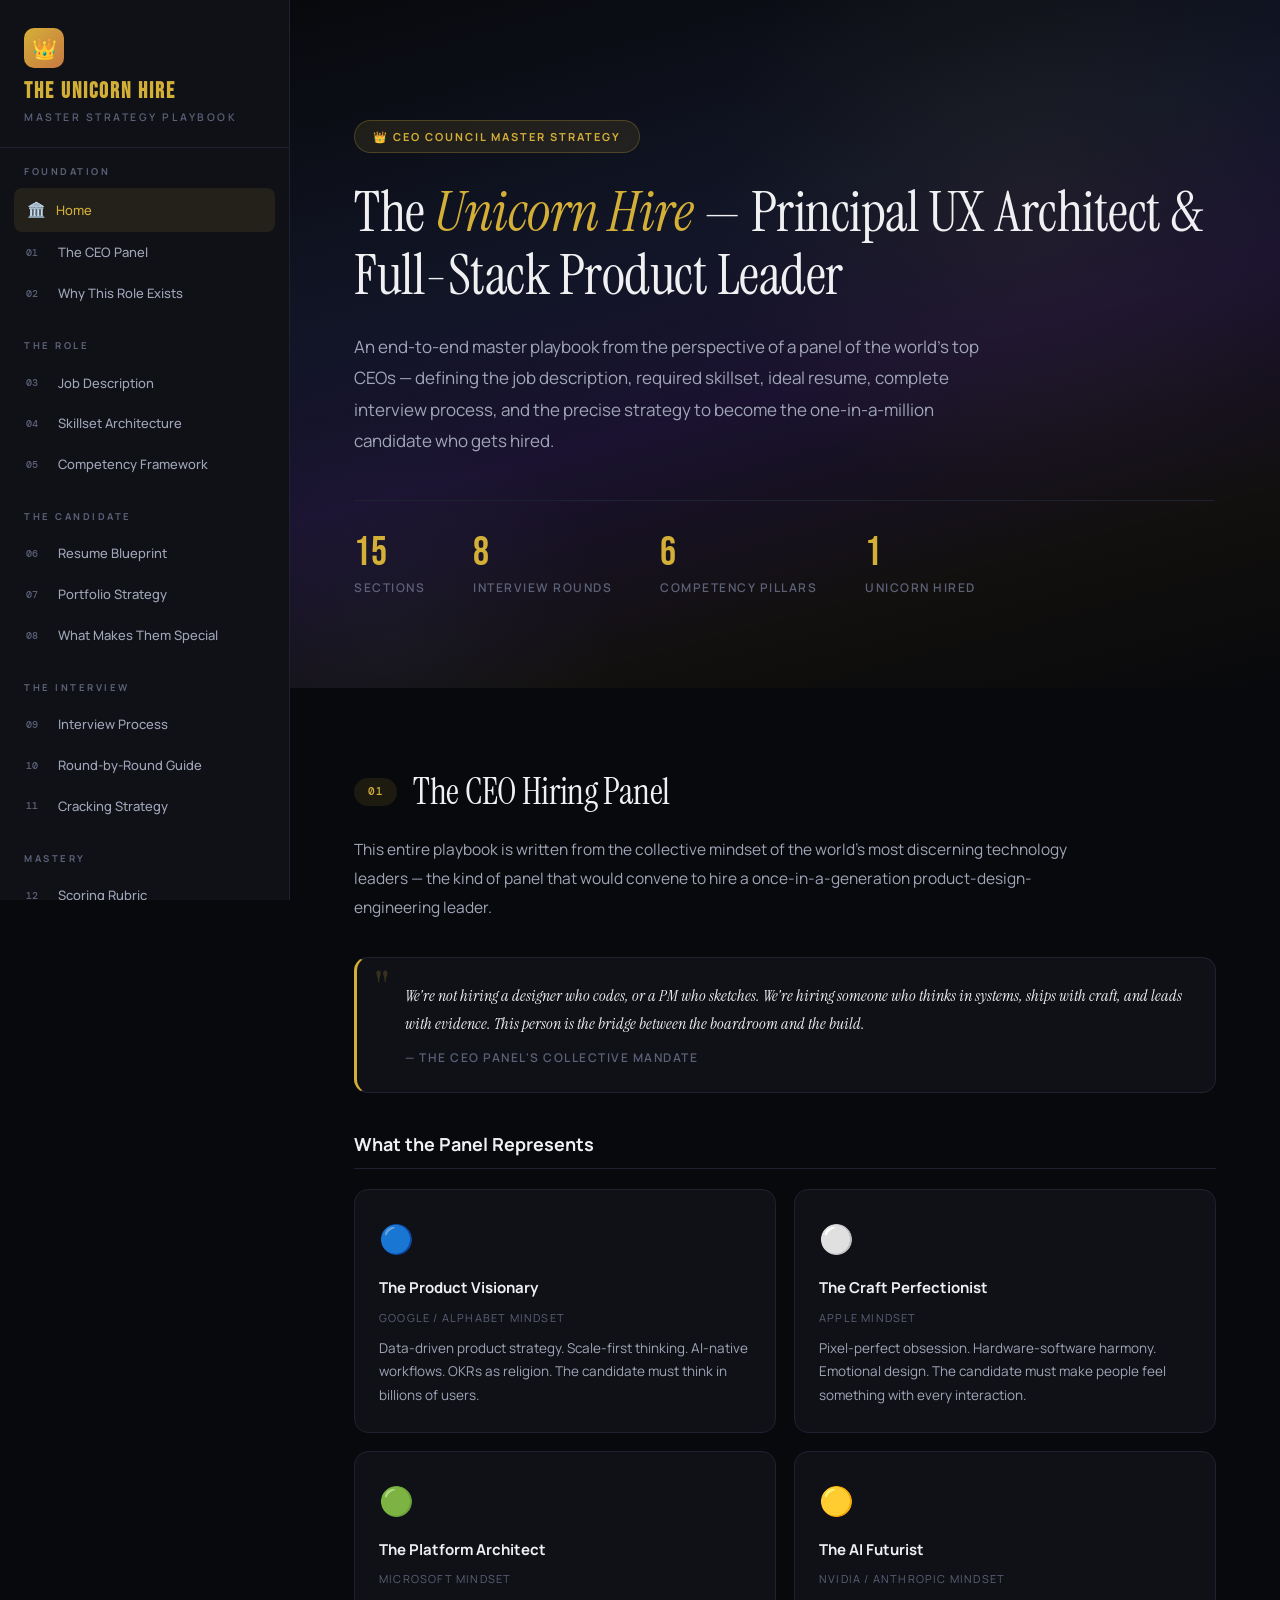
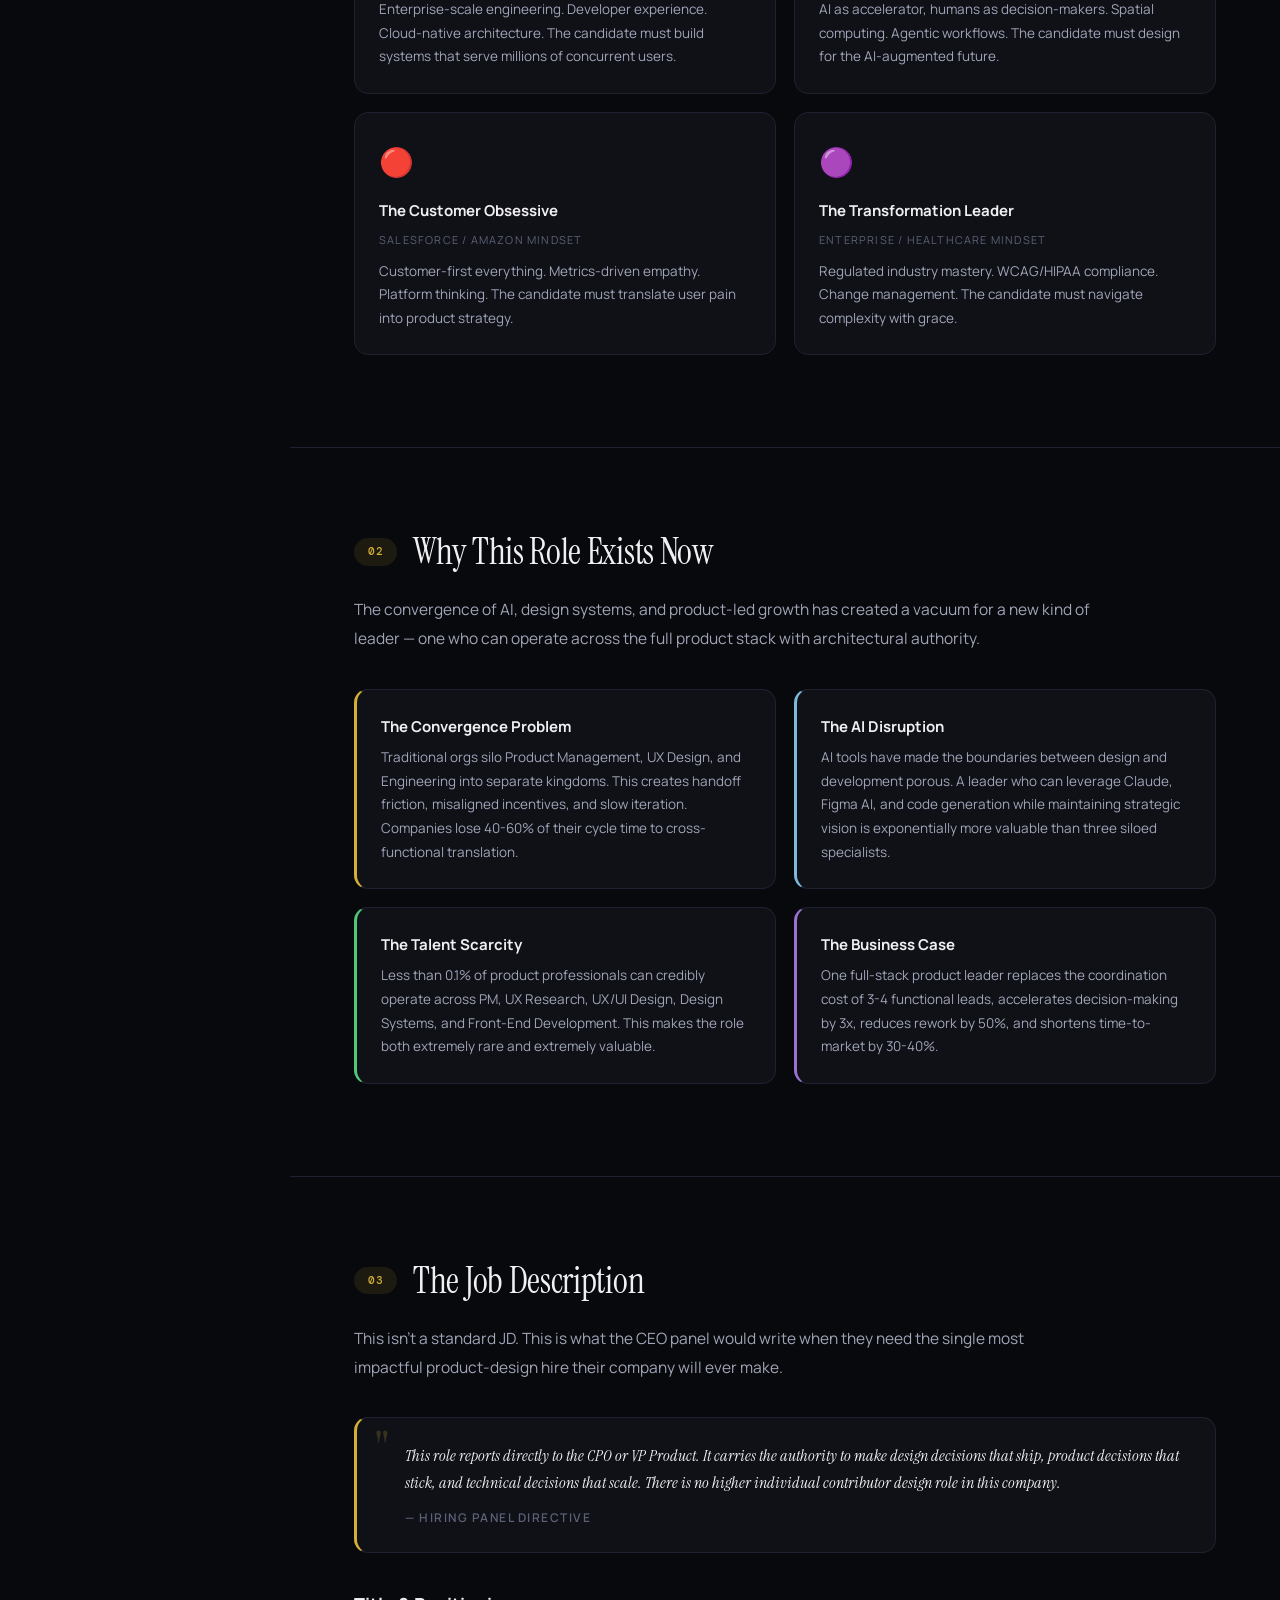
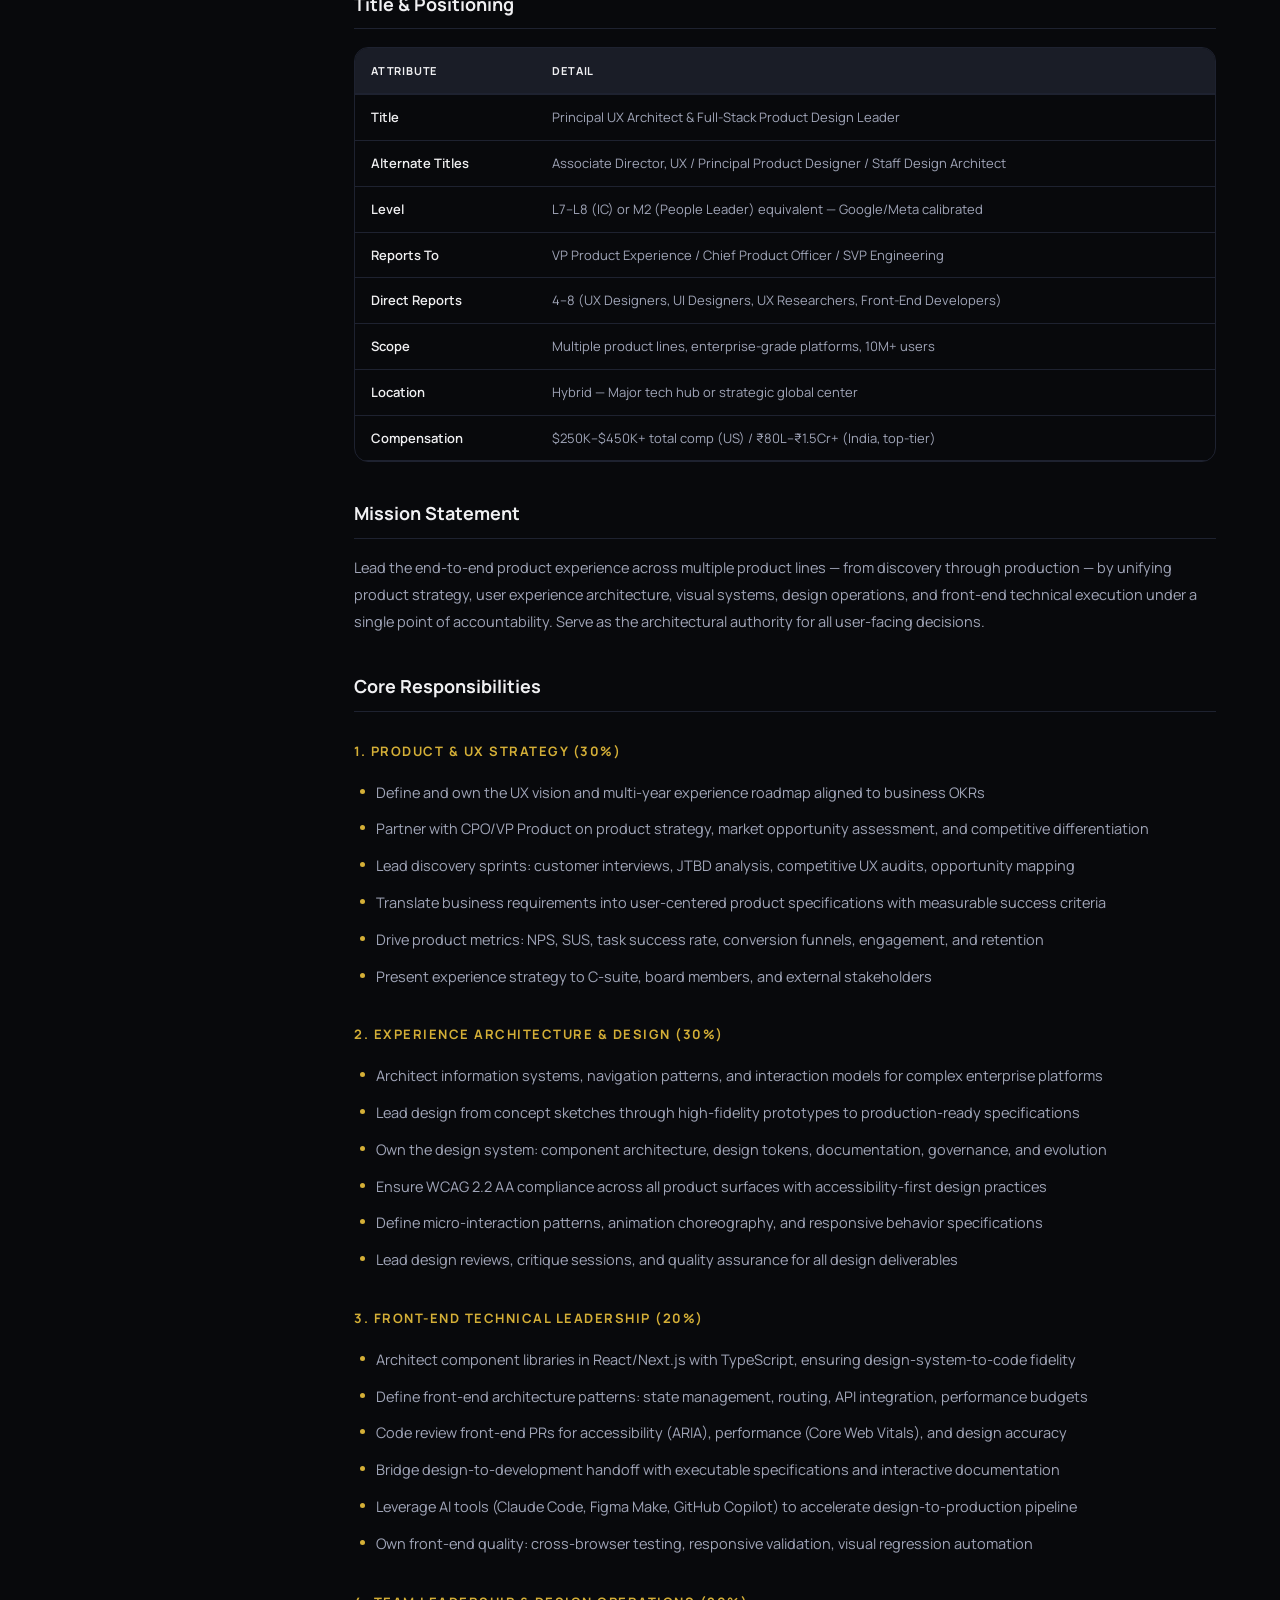
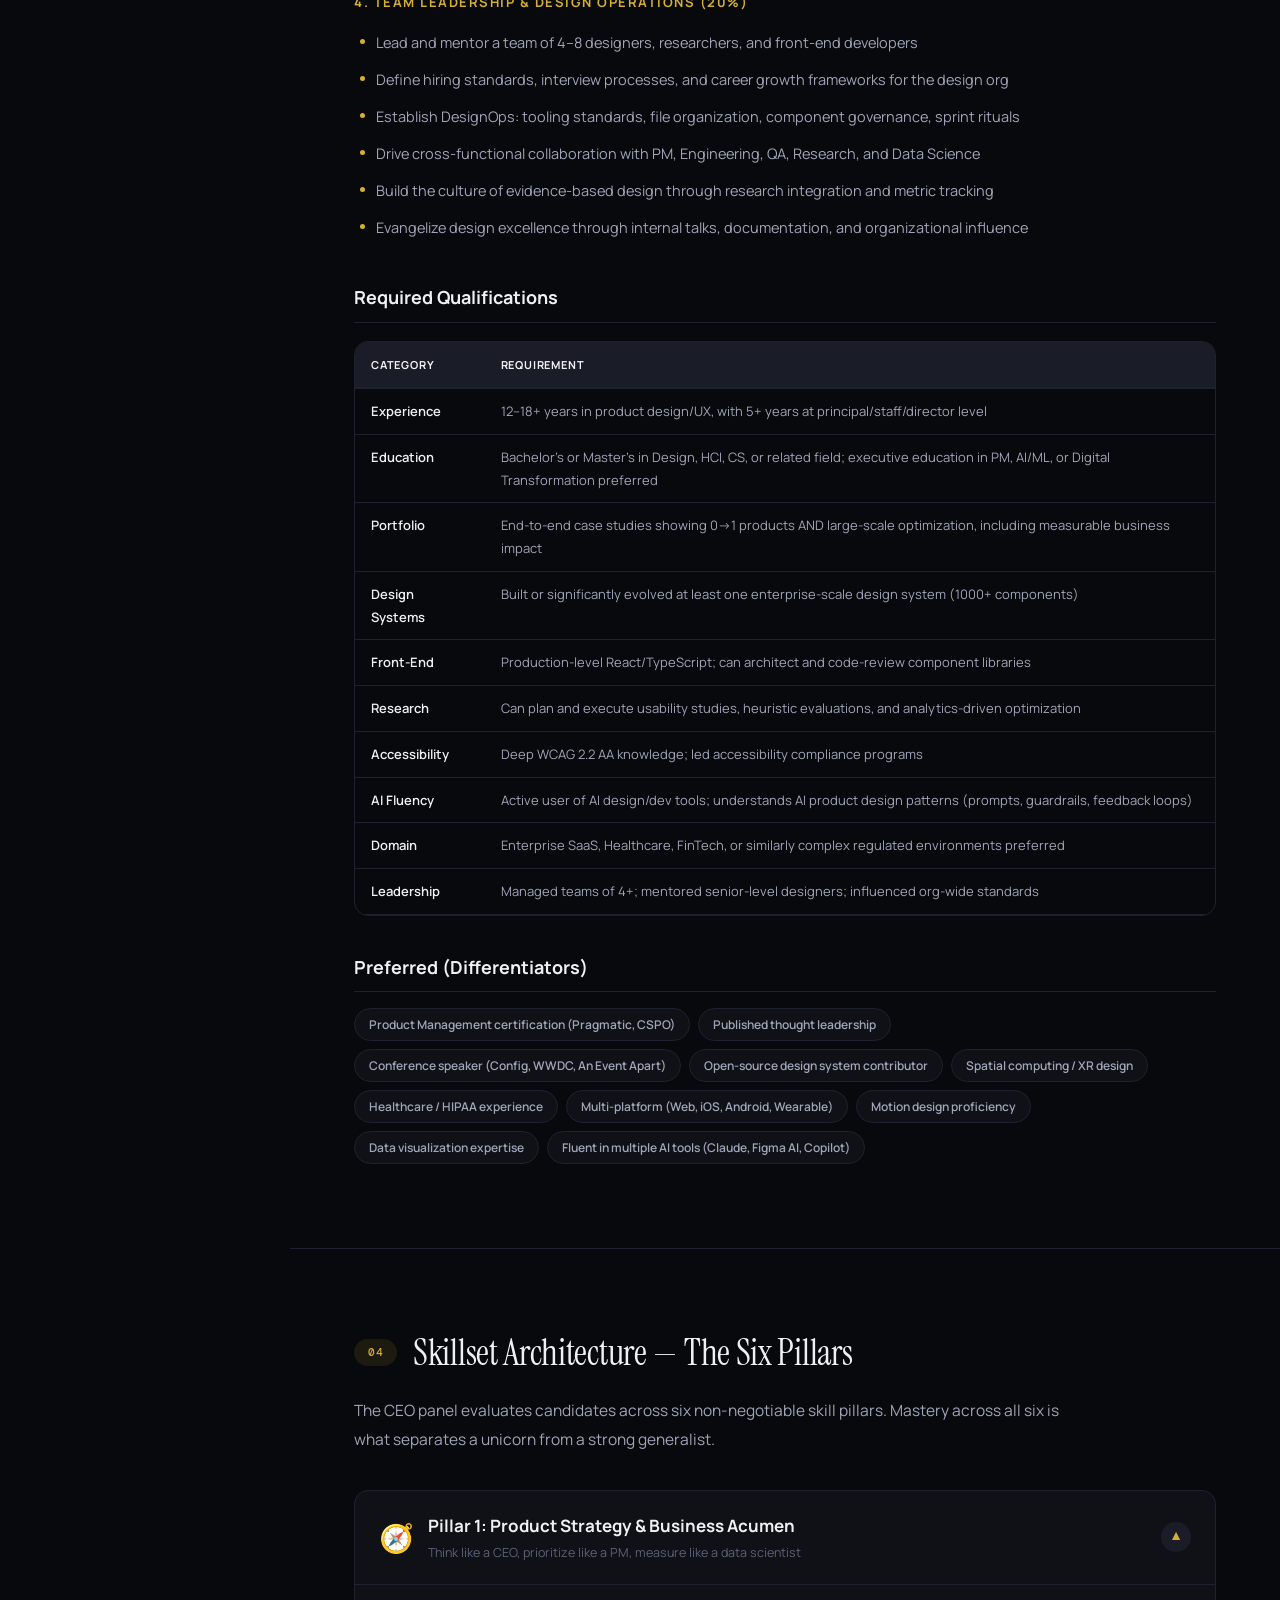
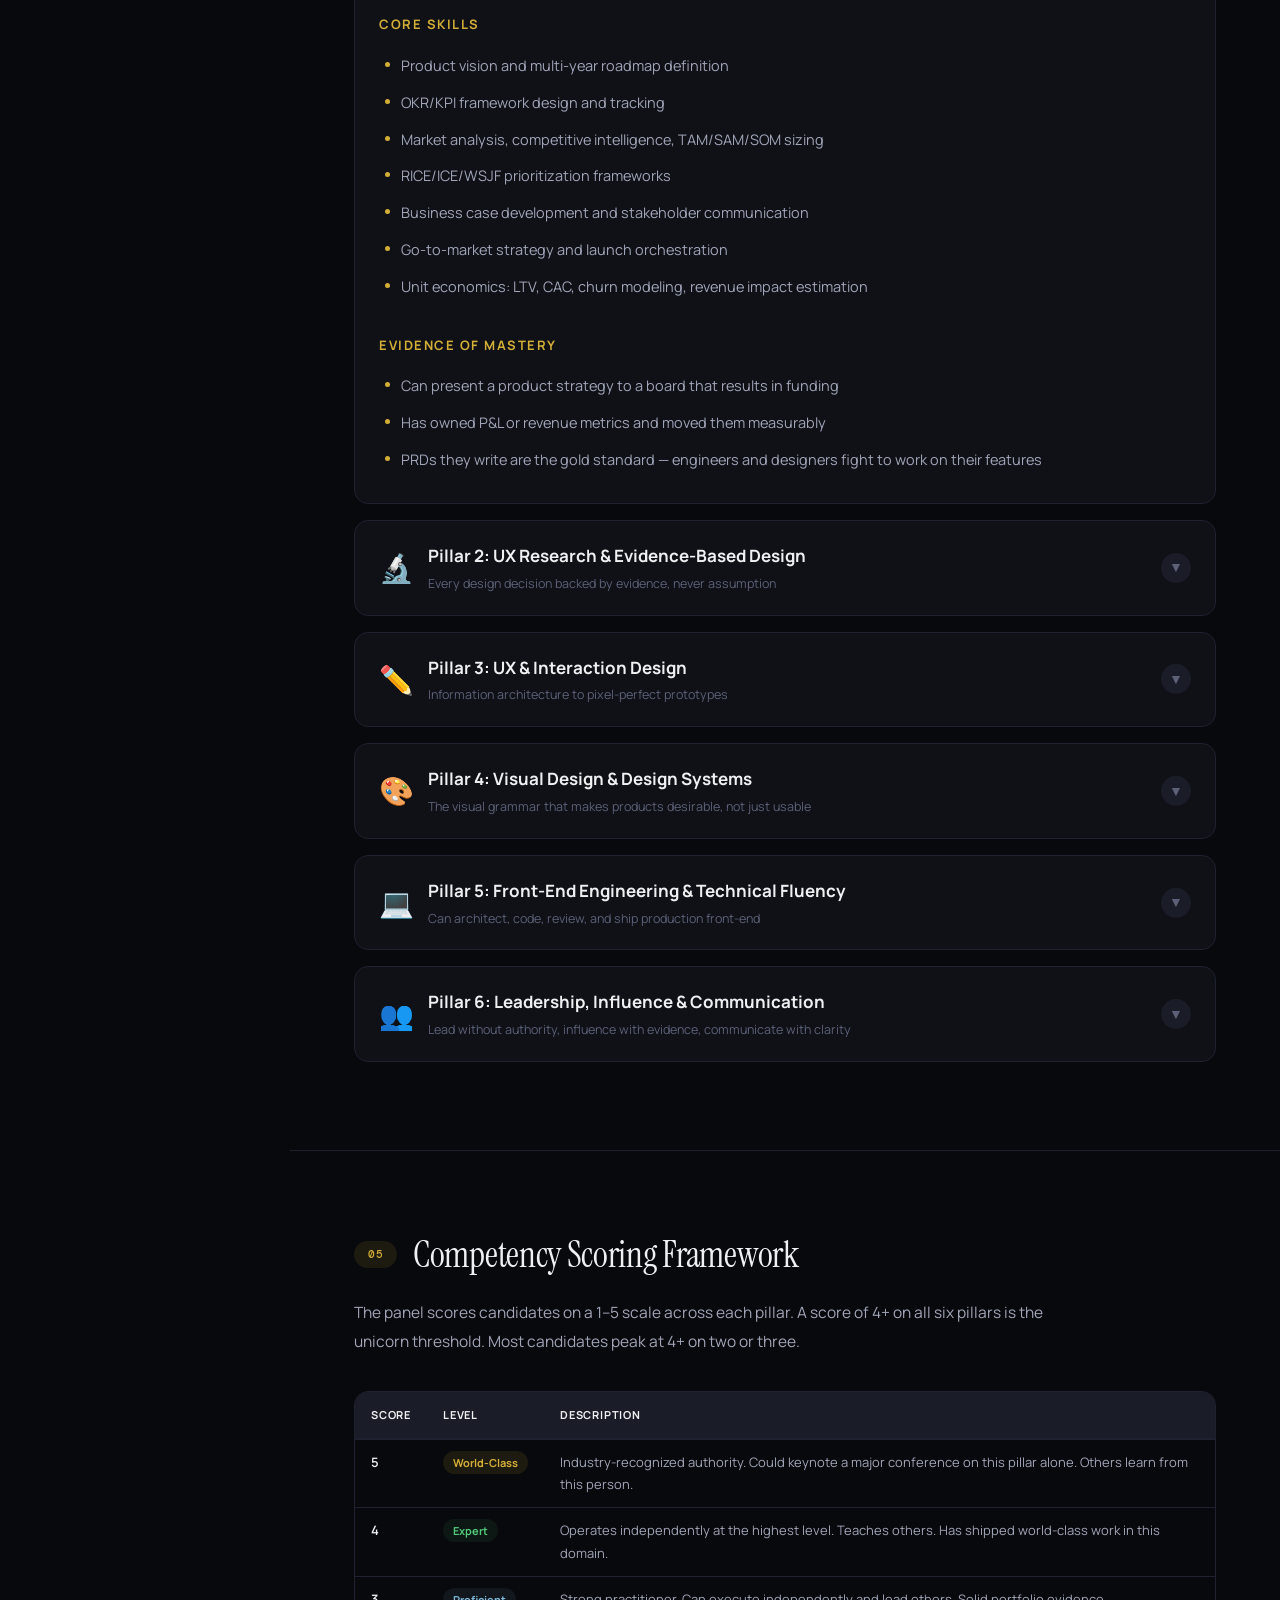
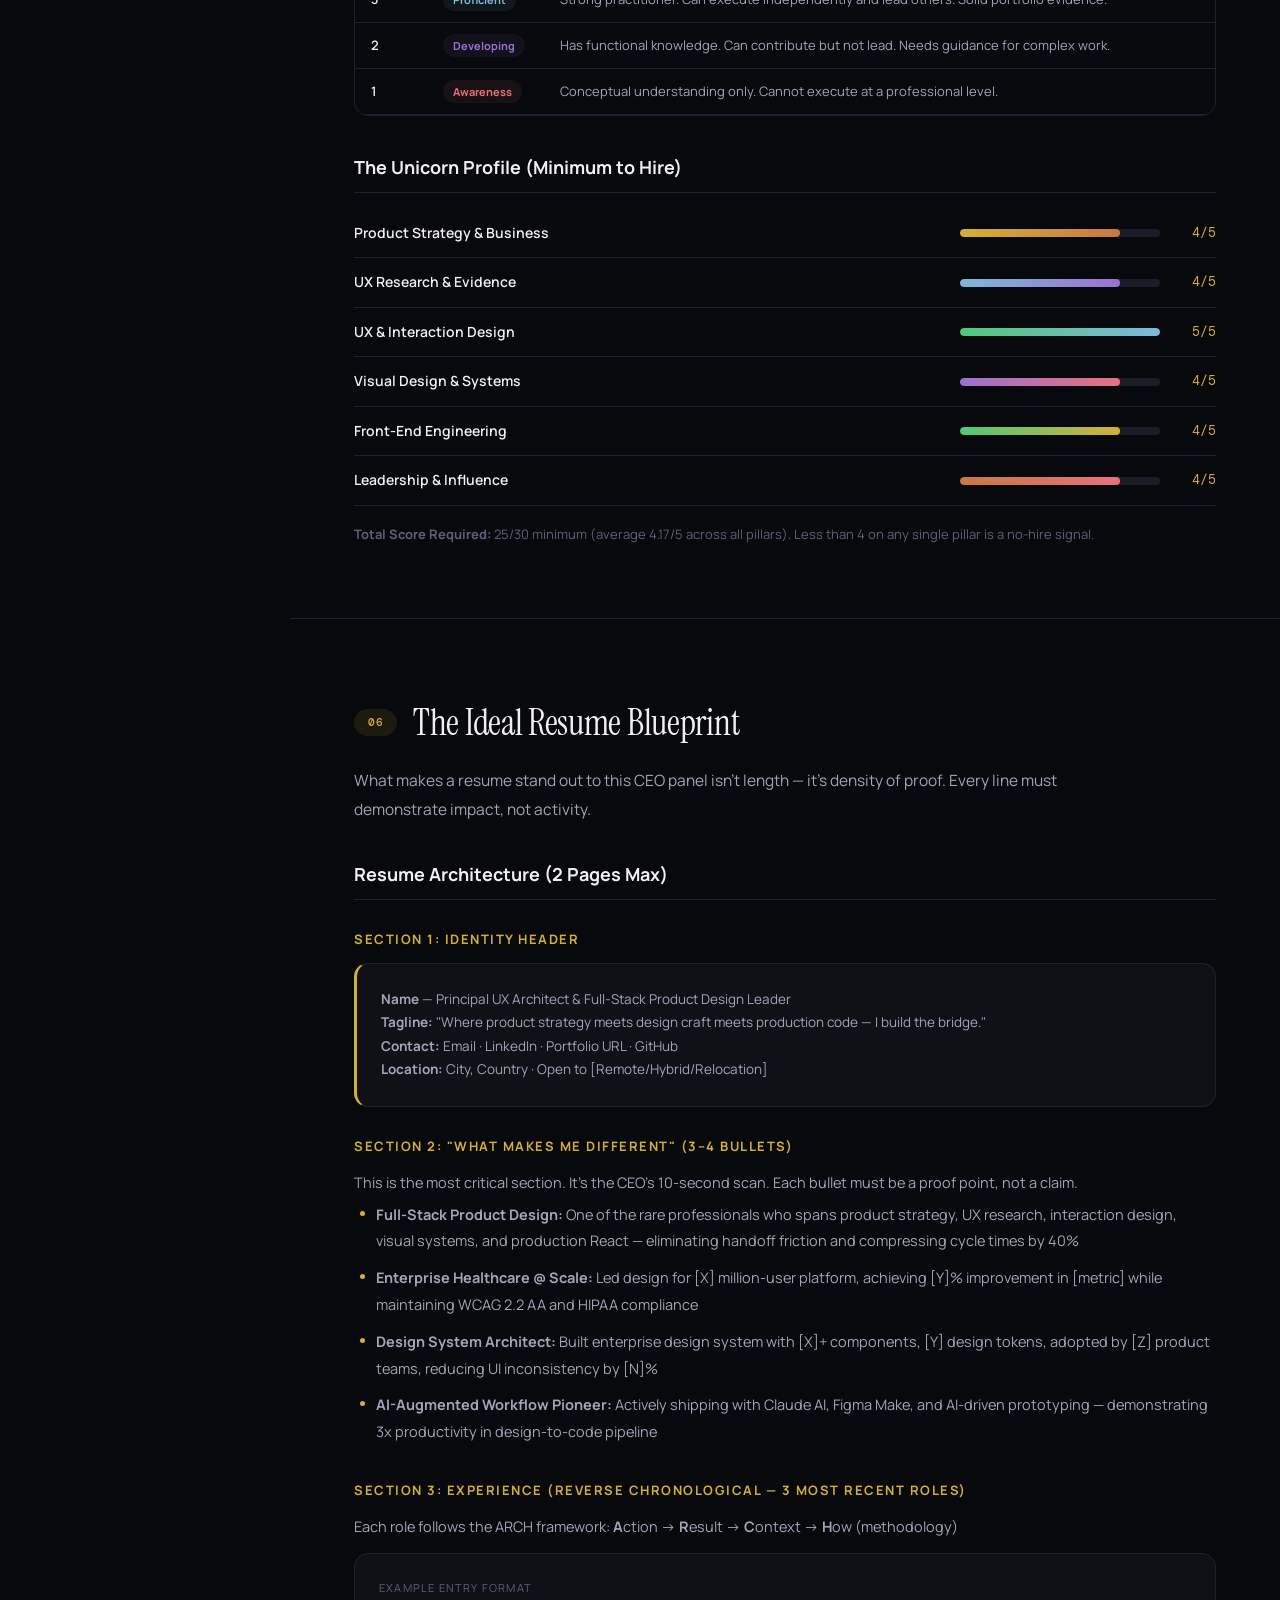
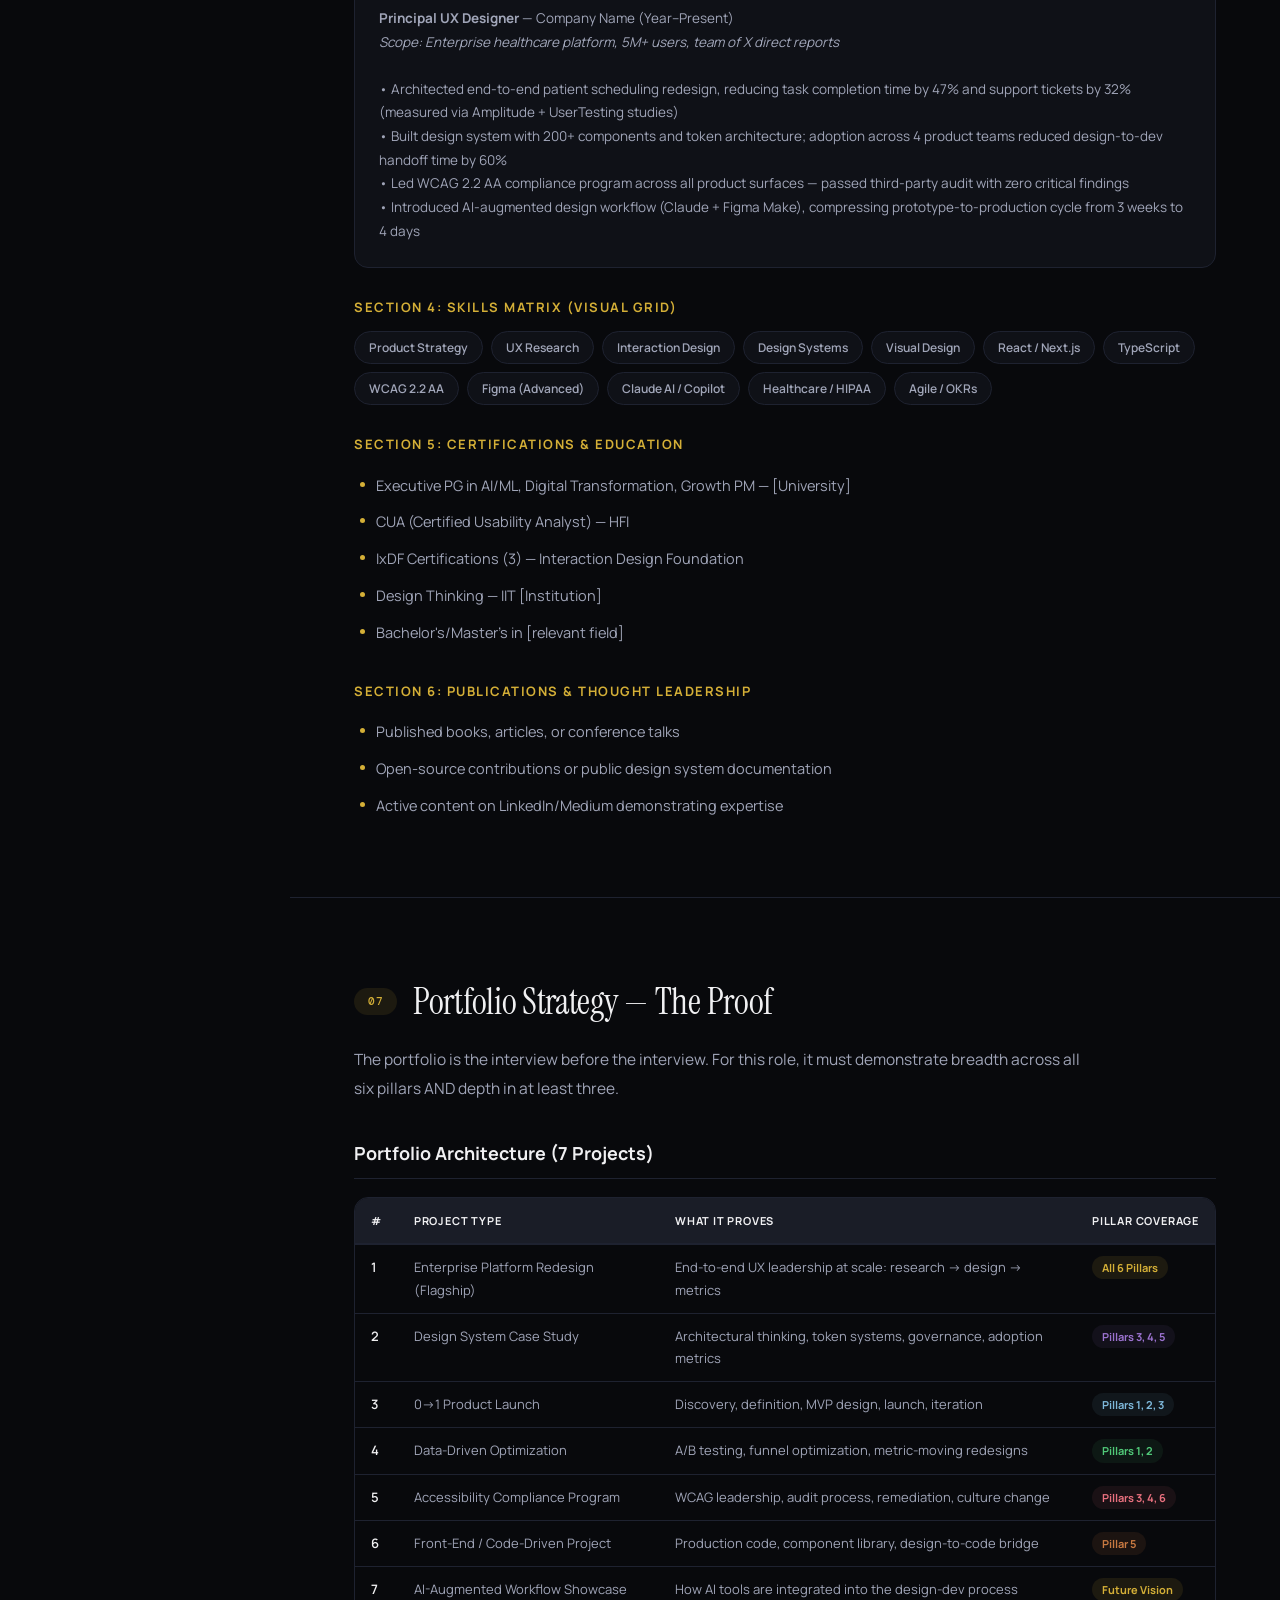
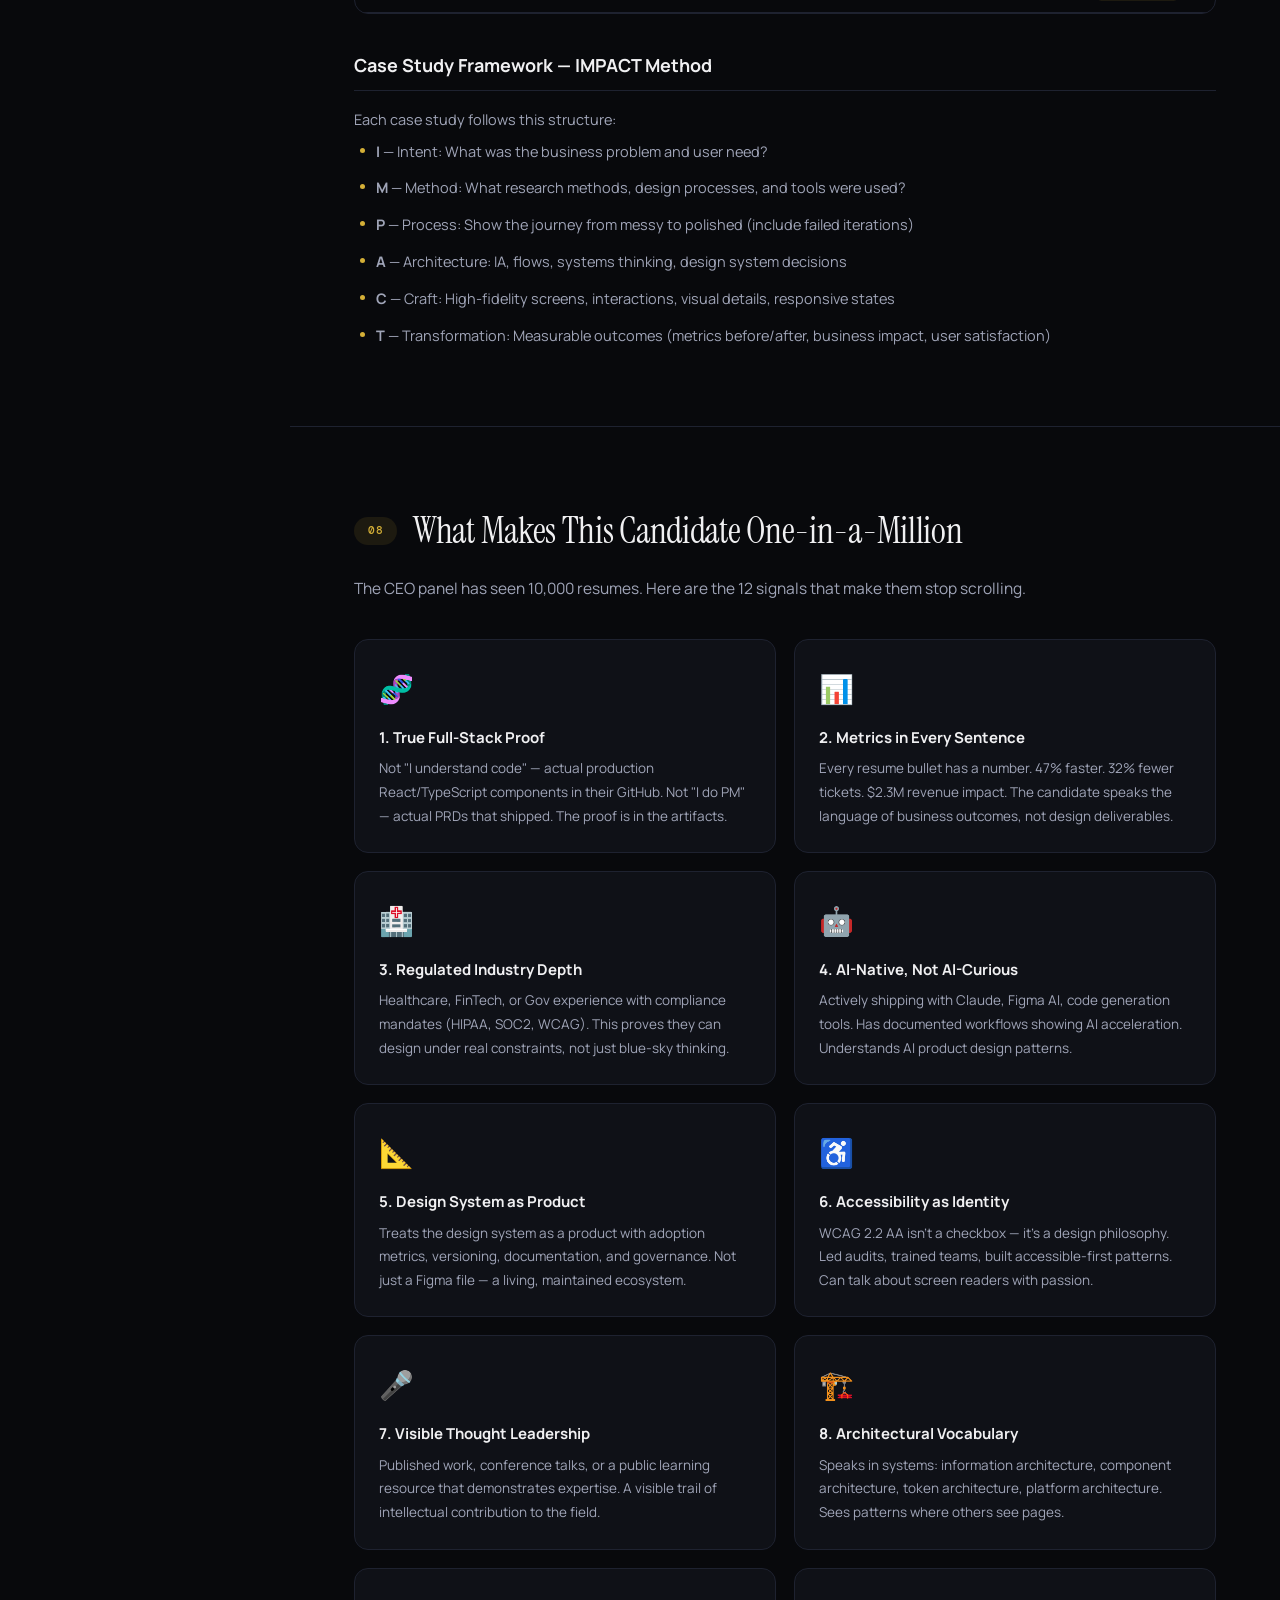
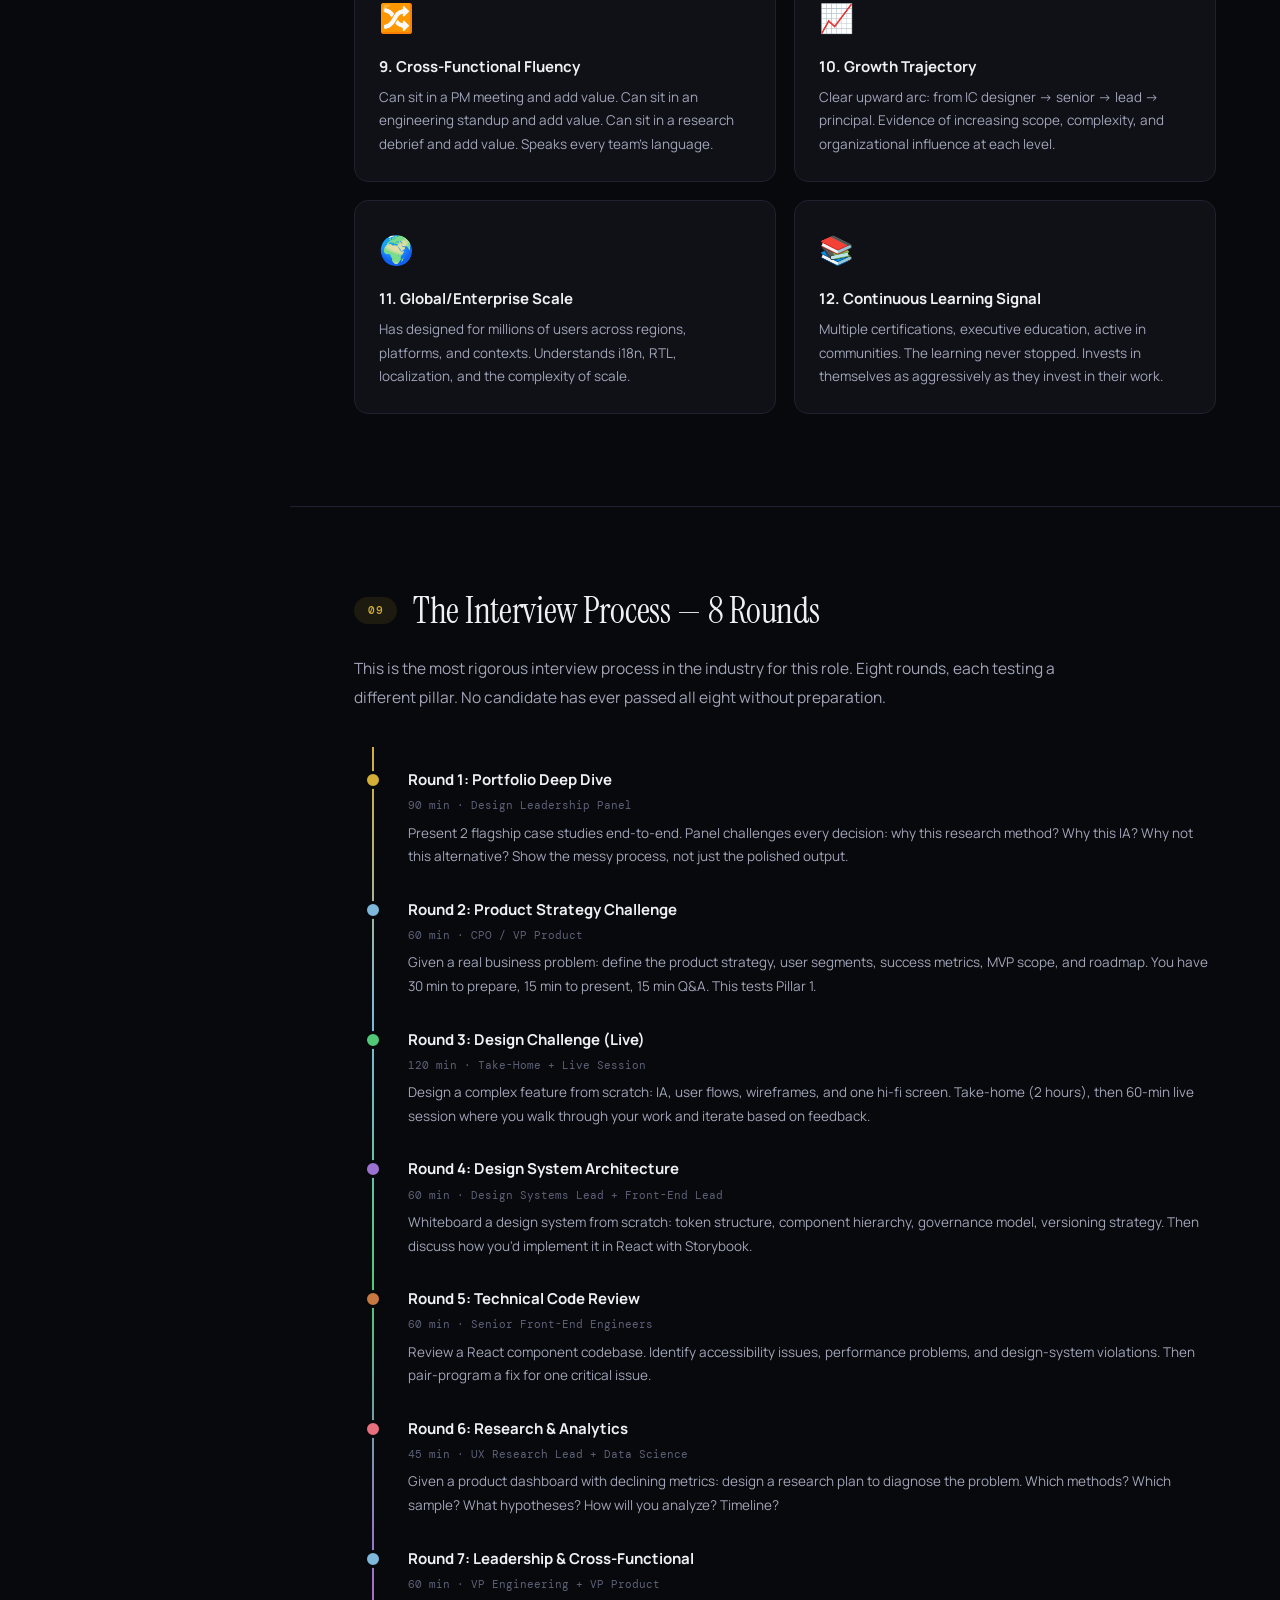
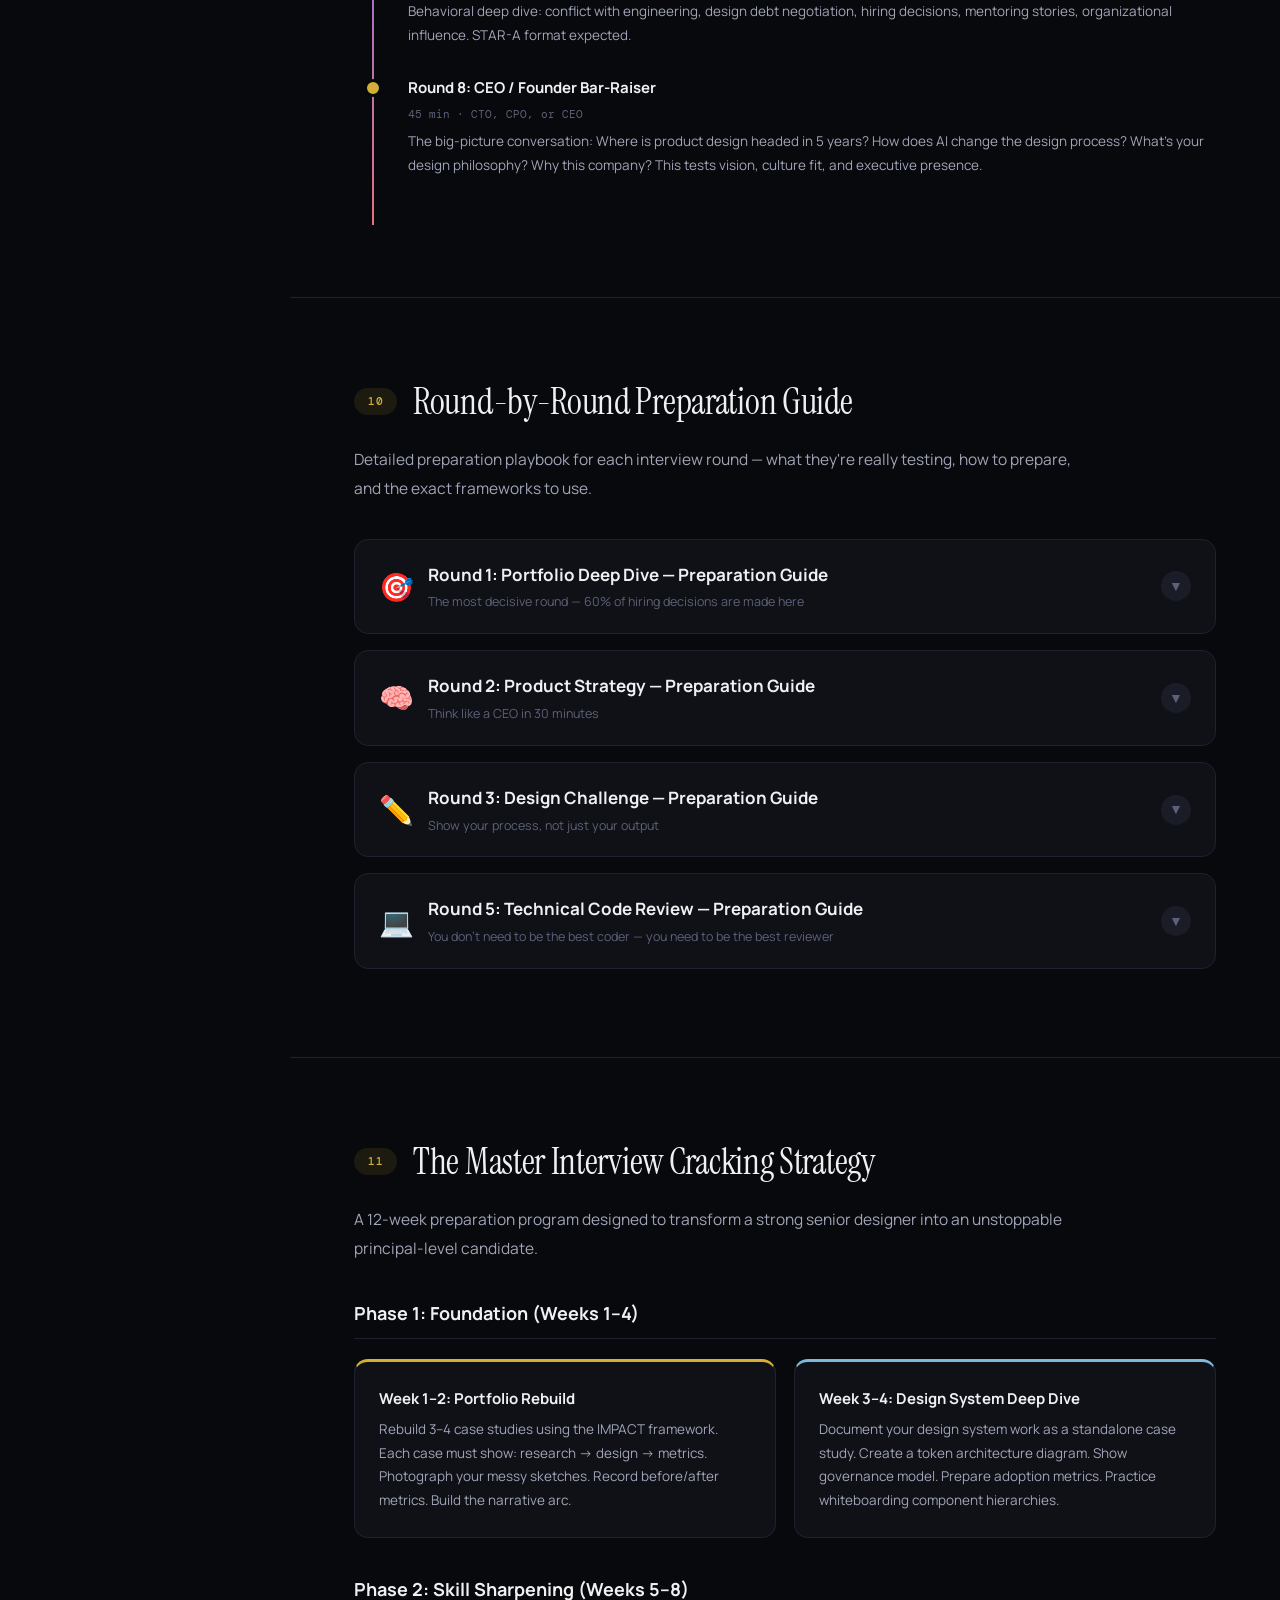
<file: files/The_Unicorn_Hire_Master_Strategy.html>
<!DOCTYPE html>
<html lang="en">
<head>
<meta charset="UTF-8">
<meta name="viewport" content="width=device-width, initial-scale=1.0">
<title>The Unicorn Hire — Master Strategy for Principal UX Architect & Full-Stack Product Leader</title>
<link href="https://fonts.googleapis.com/css2?family=Instrument+Serif:ital@0;1&family=Bebas+Neue&family=Manrope:wght@300;400;500;600;700;800&family=DM+Mono:wght@400;500&display=swap" rel="stylesheet">
<style>
:root {
  --bg: #08090C;
  --bg-card: #0F1117;
  --bg-card-hover: #161922;
  --bg-elevated: #1A1D27;
  --bg-glass: rgba(15,17,23,0.85);
  --border: #1E2230;
  --border-accent: #2D3348;
  --border-gold: rgba(212,175,55,0.25);
  --text: #F0F0F2;
  --text-secondary: #A0A5B8;
  --text-muted: #5C6178;
  --gold: #D4AF37;
  --gold-soft: rgba(212,175,55,0.10);
  --gold-glow: rgba(212,175,55,0.06);
  --copper: #C87941;
  --copper-soft: rgba(200,121,65,0.10);
  --ice: #7EB8DA;
  --ice-soft: rgba(126,184,218,0.08);
  --emerald: #50C878;
  --emerald-soft: rgba(80,200,120,0.08);
  --violet: #9B72CF;
  --violet-soft: rgba(155,114,207,0.08);
  --rose: #E8707E;
  --rose-soft: rgba(232,112,126,0.08);
  --slate: #7C8BA1;
  --white-smoke: #E8E8EC;
  --radius: 14px;
  --radius-sm: 8px;
  --radius-xs: 5px;
  --shadow-deep: 0 12px 48px rgba(0,0,0,0.5);
  --shadow-card: 0 4px 24px rgba(0,0,0,0.3);
  --font-display: 'Bebas Neue', sans-serif;
  --font-serif: 'Instrument Serif', serif;
  --font-body: 'Manrope', sans-serif;
  --font-mono: 'DM Mono', monospace;
}

*, *::before, *::after { margin: 0; padding: 0; box-sizing: border-box; }

html { scroll-behavior: smooth; }

body {
  font-family: var(--font-body);
  background: var(--bg);
  color: var(--text);
  line-height: 1.75;
  -webkit-font-smoothing: antialiased;
  -moz-osx-font-smoothing: grayscale;
  overflow-x: hidden;
}

::selection { background: var(--gold); color: var(--bg); }
::-webkit-scrollbar { width: 5px; }
::-webkit-scrollbar-track { background: var(--bg); }
::-webkit-scrollbar-thumb { background: var(--border-accent); border-radius: 10px; }

/* ========== SIDEBAR ========== */
.sidebar {
  position: fixed; top: 0; left: 0; width: 290px; height: 100vh;
  background: var(--bg-card); border-right: 1px solid var(--border);
  z-index: 100; overflow-y: auto; transition: transform 0.35s cubic-bezier(0.4,0,0.2,1);
  display: flex; flex-direction: column;
}
.sidebar-brand {
  padding: 28px 24px 20px; border-bottom: 1px solid var(--border);
  flex-shrink: 0;
}
.sidebar-brand .brand-icon {
  width: 40px; height: 40px; border-radius: 10px;
  background: linear-gradient(135deg, var(--gold), var(--copper));
  display: flex; align-items: center; justify-content: center;
  font-size: 20px; margin-bottom: 12px;
}
.sidebar-brand h2 {
  font-family: var(--font-display); font-size: 22px; letter-spacing: 2px;
  color: var(--gold); line-height: 1.1;
}
.sidebar-brand p {
  font-size: 10.5px; color: var(--text-muted); text-transform: uppercase;
  letter-spacing: 2.5px; margin-top: 4px; font-weight: 600;
}
.nav-group { padding: 16px 14px 8px; }
.nav-group-label {
  font-size: 9.5px; font-weight: 700; text-transform: uppercase;
  letter-spacing: 2.5px; color: var(--text-muted); padding: 0 10px 8px;
}
.nav-link {
  display: flex; align-items: center; gap: 10px; padding: 9px 12px;
  border-radius: var(--radius-sm); color: var(--text-secondary);
  font-size: 13px; font-weight: 500; text-decoration: none;
  transition: all 0.2s ease; cursor: pointer;
}
.nav-link:hover { background: var(--bg-elevated); color: var(--text); }
.nav-link.active { background: var(--gold-soft); color: var(--gold); }
.nav-link .nav-num {
  font-family: var(--font-mono); font-size: 10px; color: var(--text-muted);
  min-width: 22px; flex-shrink: 0;
}
.nav-link .nav-ico { font-size: 15px; width: 20px; text-align: center; flex-shrink: 0; }

.mobile-menu {
  display: none; position: fixed; top: 14px; left: 14px; z-index: 200;
  background: var(--bg-card); border: 1px solid var(--border);
  border-radius: var(--radius-sm); padding: 10px 13px;
  color: var(--text); font-size: 18px; cursor: pointer; line-height: 1;
}

/* ========== MAIN ========== */
.main { margin-left: 290px; min-height: 100vh; }

/* ========== HERO ========== */
.hero {
  position: relative; padding: 120px 64px 90px; overflow: hidden;
  background: linear-gradient(165deg, #08090C 0%, #111526 35%, #1A1230 55%, #12100E 80%, #08090C 100%);
}
.hero::before {
  content: ''; position: absolute; top: -150px; right: -100px;
  width: 700px; height: 700px; border-radius: 50%;
  background: radial-gradient(circle, rgba(212,175,55,0.06) 0%, transparent 65%);
  pointer-events: none;
}
.hero::after {
  content: ''; position: absolute; bottom: -200px; left: -150px;
  width: 500px; height: 500px; border-radius: 50%;
  background: radial-gradient(circle, rgba(126,184,218,0.04) 0%, transparent 65%);
  pointer-events: none;
}
.hero-inner { position: relative; z-index: 1; max-width: 860px; }
.hero-eyebrow {
  display: inline-flex; align-items: center; gap: 8px;
  background: var(--gold-soft); border: 1px solid var(--border-gold);
  border-radius: 100px; padding: 6px 18px; font-size: 11px;
  color: var(--gold); font-weight: 700; text-transform: uppercase;
  letter-spacing: 2px; margin-bottom: 28px;
  animation: fadeDown 0.8s ease both;
}
@keyframes fadeDown { from { opacity:0; transform:translateY(-12px); } to { opacity:1; transform:translateY(0); } }

.hero h1 {
  font-family: var(--font-serif); font-size: 56px; font-weight: 400;
  line-height: 1.12; letter-spacing: -0.5px; margin-bottom: 24px;
  animation: fadeUp 0.8s 0.15s ease both;
}
.hero h1 em { font-style: italic; color: var(--gold); }
.hero .hero-sub {
  font-size: 17px; color: var(--text-secondary); max-width: 660px;
  line-height: 1.85; animation: fadeUp 0.8s 0.3s ease both;
}
@keyframes fadeUp { from { opacity:0; transform:translateY(18px); } to { opacity:1; transform:translateY(0); } }

.hero-stats-bar {
  display: flex; gap: 48px; margin-top: 44px; padding-top: 32px;
  border-top: 1px solid var(--border); animation: fadeUp 0.8s 0.45s ease both;
}
.hero-stat .s-val {
  font-family: var(--font-display); font-size: 40px; color: var(--gold);
  letter-spacing: 1px; line-height: 1;
}
.hero-stat .s-lbl {
  font-size: 12px; color: var(--text-muted); margin-top: 4px;
  text-transform: uppercase; letter-spacing: 1.5px; font-weight: 600;
}

/* ========== SECTIONS ========== */
.sect {
  padding: 72px 64px; border-bottom: 1px solid var(--border);
}
.sect-head {
  display: flex; align-items: center; gap: 16px; margin-bottom: 12px;
}
.sect-num {
  font-family: var(--font-mono); font-size: 11px; color: var(--gold);
  background: var(--gold-soft); padding: 4px 14px; border-radius: 100px;
  font-weight: 500; letter-spacing: 0.5px;
}
.sect h2 {
  font-family: var(--font-serif); font-size: 36px; font-weight: 400;
  letter-spacing: -0.3px;
}
.sect .sect-intro {
  font-size: 15.5px; color: var(--text-secondary); max-width: 740px;
  line-height: 1.85; margin-bottom: 36px;
}
.sect h3 {
  font-family: var(--font-body); font-size: 18px; font-weight: 700;
  margin: 36px 0 16px; color: var(--text);
  padding-bottom: 8px; border-bottom: 1px solid var(--border);
}
.sect h4 {
  font-size: 13px; font-weight: 700; color: var(--gold);
  text-transform: uppercase; letter-spacing: 1.5px; margin: 28px 0 12px;
}
.sect p, .sect li { font-size: 14.5px; color: var(--text-secondary); line-height: 1.85; }
.sect ul { list-style: none; padding: 0; }
.sect ul li { padding: 5px 0 5px 22px; position: relative; }
.sect ul li::before {
  content: ''; position: absolute; left: 6px; top: 14px;
  width: 5px; height: 5px; border-radius: 50%; background: var(--gold);
}
.sect ol { padding-left: 20px; }
.sect ol li { padding: 4px 0; }
.sect ol li::marker { color: var(--gold); font-weight: 700; }

/* ========== CEO QUOTE ========== */
.ceo-quote {
  background: var(--bg-card); border: 1px solid var(--border);
  border-left: 3px solid var(--gold); border-radius: var(--radius);
  padding: 24px 28px; margin: 20px 0; position: relative;
}
.ceo-quote::before {
  content: '"'; position: absolute; top: 8px; left: 16px;
  font-family: var(--font-serif); font-size: 48px; color: var(--gold);
  opacity: 0.2; line-height: 1;
}
.ceo-quote p {
  font-family: var(--font-serif); font-size: 16px; font-style: italic;
  color: var(--text); line-height: 1.7; padding-left: 20px;
}
.ceo-quote .ceo-attr {
  font-family: var(--font-body); font-size: 12px; font-style: normal;
  color: var(--text-muted); margin-top: 10px; padding-left: 20px;
  text-transform: uppercase; letter-spacing: 1.5px; font-weight: 600;
}

/* ========== CARDS ========== */
.grid { display: grid; gap: 18px; margin: 20px 0; }
.grid-2 { grid-template-columns: repeat(auto-fill, minmax(340px, 1fr)); }
.grid-3 { grid-template-columns: repeat(auto-fill, minmax(280px, 1fr)); }
.grid-4 { grid-template-columns: repeat(auto-fill, minmax(220px, 1fr)); }

.card {
  background: var(--bg-card); border: 1px solid var(--border);
  border-radius: var(--radius); padding: 24px; transition: all 0.25s ease;
}
.card:hover {
  border-color: var(--border-accent); transform: translateY(-3px);
  box-shadow: var(--shadow-card);
}
.card-ico { font-size: 28px; margin-bottom: 12px; display: block; }
.card-title { font-size: 15px; font-weight: 700; color: var(--text); margin-bottom: 6px; }
.card-sub { font-size: 11px; color: var(--text-muted); text-transform: uppercase; letter-spacing: 1.2px; margin-bottom: 10px; }
.card-body { font-size: 13.5px; color: var(--text-secondary); line-height: 1.75; }

/* ========== TABLES ========== */
.tbl-wrap {
  overflow-x: auto; margin: 18px 0; border-radius: var(--radius);
  border: 1px solid var(--border);
}
table { width: 100%; border-collapse: collapse; font-size: 13px; }
thead th {
  background: var(--bg-elevated); color: var(--text); font-weight: 700;
  text-align: left; padding: 13px 16px; border-bottom: 2px solid var(--border);
  font-size: 11px; text-transform: uppercase; letter-spacing: 0.8px; white-space: nowrap;
}
tbody td {
  padding: 11px 16px; border-bottom: 1px solid var(--border);
  color: var(--text-secondary); vertical-align: top;
}
tbody tr:hover { background: var(--bg-card-hover); }
tbody td:first-child { font-weight: 600; color: var(--text); }

.tag {
  display: inline-block; padding: 2px 10px; border-radius: 100px;
  font-size: 11px; font-weight: 700; white-space: nowrap;
}
.tag-gold { background: var(--gold-soft); color: var(--gold); }
.tag-ice { background: var(--ice-soft); color: var(--ice); }
.tag-emerald { background: var(--emerald-soft); color: var(--emerald); }
.tag-violet { background: var(--violet-soft); color: var(--violet); }
.tag-rose { background: var(--rose-soft); color: var(--rose); }
.tag-copper { background: var(--copper-soft); color: var(--copper); }

/* ========== EXPANDABLE PANELS ========== */
.panel {
  background: var(--bg-card); border: 1px solid var(--border);
  border-radius: var(--radius); overflow: hidden; margin: 16px 0;
}
.panel-head {
  padding: 20px 24px; display: flex; align-items: center; gap: 14px;
  cursor: pointer; user-select: none; transition: background 0.2s ease;
}
.panel-head:hover { background: var(--bg-card-hover); }
.panel-head .p-ico { font-size: 28px; }
.panel-head .p-info { flex: 1; }
.panel-head .p-info h3 {
  font-size: 17px; font-weight: 700; color: var(--text);
  margin: 0; padding: 0; border: 0;
}
.panel-head .p-info .p-sub { font-size: 12.5px; color: var(--text-muted); margin-top: 2px; }
.panel-toggle {
  width: 30px; height: 30px; border-radius: 50%; background: var(--bg-elevated);
  display: flex; align-items: center; justify-content: center;
  color: var(--text-muted); font-size: 14px; transition: all 0.3s ease; flex-shrink: 0;
}
.panel.open .panel-toggle { transform: rotate(180deg); color: var(--gold); }
.panel-body { max-height: 0; overflow: hidden; transition: max-height 0.5s cubic-bezier(0.4,0,0.2,1); }
.panel.open .panel-body { max-height: 12000px; }
.panel-inner { padding: 0 24px 24px; border-top: 1px solid var(--border); }

/* ========== TIMELINE ========== */
.timeline { position: relative; padding: 20px 0; }
.timeline::before {
  content: ''; position: absolute; left: 18px; top: 0; bottom: 0;
  width: 2px; background: linear-gradient(to bottom, var(--gold), var(--ice), var(--emerald), var(--violet), var(--rose));
}
.tl-item { position: relative; padding: 0 0 28px 54px; }
.tl-dot {
  position: absolute; left: 10px; top: 4px; width: 18px; height: 18px;
  border-radius: 50%; border: 3px solid var(--bg); z-index: 1;
}
.tl-item h4 {
  font-family: var(--font-body); font-size: 15px; font-weight: 700;
  color: var(--text); margin: 0 0 3px; text-transform: none; letter-spacing: 0;
}
.tl-item .tl-meta {
  font-family: var(--font-mono); font-size: 11px; color: var(--text-muted); margin-bottom: 6px;
}
.tl-item p { font-size: 13.5px; color: var(--text-secondary); line-height: 1.75; }

/* ========== SCORE CARD ========== */
.score-row {
  display: flex; align-items: center; gap: 16px; padding: 12px 0;
  border-bottom: 1px solid var(--border);
}
.score-label { flex: 1; font-size: 14px; font-weight: 600; color: var(--text); }
.score-bar-outer {
  width: 200px; height: 8px; background: var(--bg-elevated);
  border-radius: 10px; overflow: hidden; flex-shrink: 0;
}
.score-bar-inner { height: 100%; border-radius: 10px; transition: width 0.8s ease; }
.score-val { font-family: var(--font-mono); font-size: 13px; color: var(--gold); min-width: 40px; text-align: right; }

/* ========== PILL CLUSTERS ========== */
.pills { display: flex; flex-wrap: wrap; gap: 8px; margin: 12px 0; }
.pill {
  padding: 5px 14px; border-radius: 100px; font-size: 12px; font-weight: 600;
  border: 1px solid var(--border); color: var(--text-secondary);
  background: var(--bg-card); transition: all 0.2s ease;
}
.pill:hover { border-color: var(--gold); color: var(--gold); }

/* ========== PHASE-BADGE ========== */
.phase-badge {
  display: inline-flex; align-items: center; gap: 6px;
  padding: 4px 14px; border-radius: 100px; font-size: 11px;
  font-weight: 700; text-transform: uppercase; letter-spacing: 1px;
}

/* ========== METRIC CARDS ========== */
.metric-grid { display: grid; grid-template-columns: repeat(auto-fill, minmax(180px, 1fr)); gap: 14px; margin: 20px 0; }
.metric {
  background: var(--bg-card); border: 1px solid var(--border);
  border-radius: var(--radius); padding: 20px; text-align: center;
  transition: all 0.2s ease;
}
.metric:hover { border-color: var(--gold); transform: translateY(-2px); }
.metric .m-val { font-family: var(--font-display); font-size: 38px; line-height: 1; }
.metric .m-lbl { font-size: 12px; color: var(--text-muted); margin-top: 6px; text-transform: uppercase; letter-spacing: 1px; font-weight: 600; }

/* ========== FOOTER ========== */
.footer {
  padding: 48px 64px; text-align: center; border-top: 1px solid var(--border);
  color: var(--text-muted); font-size: 12.5px;
}
.footer .f-brand {
  font-family: var(--font-display); font-size: 18px; color: var(--gold);
  letter-spacing: 3px; margin-bottom: 6px;
}

/* ========== RESPONSIVE ========== */
@media (max-width: 1024px) {
  .sidebar { transform: translateX(-100%); }
  .sidebar.open { transform: translateX(0); }
  .mobile-menu { display: block; }
  .main { margin-left: 0; }
  .hero { padding: 90px 28px 70px; }
  .hero h1 { font-size: 38px; }
  .hero-stats-bar { flex-wrap: wrap; gap: 28px; }
  .sect { padding: 48px 28px; }
  .sect h2 { font-size: 28px; }
  .grid-2, .grid-3 { grid-template-columns: 1fr; }
  .score-bar-outer { width: 120px; }
}
</style>
</head>
<body>

<button class="mobile-menu" onclick="document.querySelector('.sidebar').classList.toggle('open')">☰</button>

<!-- ========== SIDEBAR ========== -->
<nav class="sidebar">
  <div class="sidebar-brand">
    <div class="brand-icon">👑</div>
    <h2>THE UNICORN HIRE</h2>
    <p>Master Strategy Playbook</p>
  </div>
  <div class="nav-group">
    <div class="nav-group-label">Foundation</div>
    <a class="nav-link active" href="#hero"><span class="nav-ico">🏛️</span> Home</a>
    <a class="nav-link" href="#ceo-panel"><span class="nav-num">01</span> The CEO Panel</a>
    <a class="nav-link" href="#why-this-role"><span class="nav-num">02</span> Why This Role Exists</a>
  </div>
  <div class="nav-group">
    <div class="nav-group-label">The Role</div>
    <a class="nav-link" href="#job-description"><span class="nav-num">03</span> Job Description</a>
    <a class="nav-link" href="#skillset"><span class="nav-num">04</span> Skillset Architecture</a>
    <a class="nav-link" href="#competency"><span class="nav-num">05</span> Competency Framework</a>
  </div>
  <div class="nav-group">
    <div class="nav-group-label">The Candidate</div>
    <a class="nav-link" href="#resume"><span class="nav-num">06</span> Resume Blueprint</a>
    <a class="nav-link" href="#portfolio"><span class="nav-num">07</span> Portfolio Strategy</a>
    <a class="nav-link" href="#differentiation"><span class="nav-num">08</span> What Makes Them Special</a>
  </div>
  <div class="nav-group">
    <div class="nav-group-label">The Interview</div>
    <a class="nav-link" href="#interview-process"><span class="nav-num">09</span> Interview Process</a>
    <a class="nav-link" href="#interview-rounds"><span class="nav-num">10</span> Round-by-Round Guide</a>
    <a class="nav-link" href="#crack-strategy"><span class="nav-num">11</span> Cracking Strategy</a>
  </div>
  <div class="nav-group">
    <div class="nav-group-label">Mastery</div>
    <a class="nav-link" href="#scoring"><span class="nav-num">12</span> Scoring Rubric</a>
    <a class="nav-link" href="#anti-patterns"><span class="nav-num">13</span> Anti-Patterns</a>
    <a class="nav-link" href="#30-60-90"><span class="nav-num">14</span> 30-60-90 Day Plan</a>
    <a class="nav-link" href="#salary"><span class="nav-num">15</span> Compensation Intel</a>
  </div>
</nav>

<!-- ========== MAIN ========== -->
<div class="main">

<!-- ===== HERO ===== -->
<header class="hero" id="hero">
  <div class="hero-inner">
    <div class="hero-eyebrow">👑 CEO Council Master Strategy</div>
    <h1>The <em>Unicorn Hire</em> — Principal UX Architect &amp; Full-Stack Product Leader</h1>
    <p class="hero-sub">An end-to-end master playbook from the perspective of a panel of the world's top CEOs — defining the job description, required skillset, ideal resume, complete interview process, and the precise strategy to become the one-in-a-million candidate who gets hired.</p>
    <div class="hero-stats-bar">
      <div class="hero-stat"><div class="s-val">15</div><div class="s-lbl">Sections</div></div>
      <div class="hero-stat"><div class="s-val">8</div><div class="s-lbl">Interview Rounds</div></div>
      <div class="hero-stat"><div class="s-val">6</div><div class="s-lbl">Competency Pillars</div></div>
      <div class="hero-stat"><div class="s-val">1</div><div class="s-lbl">Unicorn Hired</div></div>
    </div>
  </div>
</header>

<!-- ===== 01: CEO PANEL ===== -->
<section class="sect" id="ceo-panel">
  <div class="sect-head"><span class="sect-num">01</span><h2>The CEO Hiring Panel</h2></div>
  <p class="sect-intro">This entire playbook is written from the collective mindset of the world's most discerning technology leaders — the kind of panel that would convene to hire a once-in-a-generation product-design-engineering leader.</p>

  <div class="ceo-quote">
    <p>We're not hiring a designer who codes, or a PM who sketches. We're hiring someone who thinks in systems, ships with craft, and leads with evidence. This person is the bridge between the boardroom and the build.</p>
    <div class="ceo-attr">— The CEO Panel's Collective Mandate</div>
  </div>

  <h3>What the Panel Represents</h3>
  <div class="grid grid-3">
    <div class="card">
      <span class="card-ico">🔵</span>
      <div class="card-title">The Product Visionary</div>
      <div class="card-sub">Google / Alphabet Mindset</div>
      <div class="card-body">Data-driven product strategy. Scale-first thinking. AI-native workflows. OKRs as religion. The candidate must think in billions of users.</div>
    </div>
    <div class="card">
      <span class="card-ico">⚪</span>
      <div class="card-title">The Craft Perfectionist</div>
      <div class="card-sub">Apple Mindset</div>
      <div class="card-body">Pixel-perfect obsession. Hardware-software harmony. Emotional design. The candidate must make people feel something with every interaction.</div>
    </div>
    <div class="card">
      <span class="card-ico">🟢</span>
      <div class="card-title">The Platform Architect</div>
      <div class="card-sub">Microsoft Mindset</div>
      <div class="card-body">Enterprise-scale engineering. Developer experience. Cloud-native architecture. The candidate must build systems that serve millions of concurrent users.</div>
    </div>
    <div class="card">
      <span class="card-ico">🟡</span>
      <div class="card-title">The AI Futurist</div>
      <div class="card-sub">NVIDIA / Anthropic Mindset</div>
      <div class="card-body">AI as accelerator, humans as decision-makers. Spatial computing. Agentic workflows. The candidate must design for the AI-augmented future.</div>
    </div>
    <div class="card">
      <span class="card-ico">🔴</span>
      <div class="card-title">The Customer Obsessive</div>
      <div class="card-sub">Salesforce / Amazon Mindset</div>
      <div class="card-body">Customer-first everything. Metrics-driven empathy. Platform thinking. The candidate must translate user pain into product strategy.</div>
    </div>
    <div class="card">
      <span class="card-ico">🟣</span>
      <div class="card-title">The Transformation Leader</div>
      <div class="card-sub">Enterprise / Healthcare Mindset</div>
      <div class="card-body">Regulated industry mastery. WCAG/HIPAA compliance. Change management. The candidate must navigate complexity with grace.</div>
    </div>
  </div>
</section>

<!-- ===== 02: WHY THIS ROLE EXISTS ===== -->
<section class="sect" id="why-this-role">
  <div class="sect-head"><span class="sect-num">02</span><h2>Why This Role Exists Now</h2></div>
  <p class="sect-intro">The convergence of AI, design systems, and product-led growth has created a vacuum for a new kind of leader — one who can operate across the full product stack with architectural authority.</p>

  <div class="grid grid-2">
    <div class="card" style="border-left: 3px solid var(--gold);">
      <div class="card-title">The Convergence Problem</div>
      <div class="card-body">Traditional orgs silo Product Management, UX Design, and Engineering into separate kingdoms. This creates handoff friction, misaligned incentives, and slow iteration. Companies lose 40-60% of their cycle time to cross-functional translation.</div>
    </div>
    <div class="card" style="border-left: 3px solid var(--ice);">
      <div class="card-title">The AI Disruption</div>
      <div class="card-body">AI tools have made the boundaries between design and development porous. A leader who can leverage Claude, Figma AI, and code generation while maintaining strategic vision is exponentially more valuable than three siloed specialists.</div>
    </div>
    <div class="card" style="border-left: 3px solid var(--emerald);">
      <div class="card-title">The Talent Scarcity</div>
      <div class="card-body">Less than 0.1% of product professionals can credibly operate across PM, UX Research, UX/UI Design, Design Systems, and Front-End Development. This makes the role both extremely rare and extremely valuable.</div>
    </div>
    <div class="card" style="border-left: 3px solid var(--violet);">
      <div class="card-title">The Business Case</div>
      <div class="card-body">One full-stack product leader replaces the coordination cost of 3-4 functional leads, accelerates decision-making by 3x, reduces rework by 50%, and shortens time-to-market by 30-40%.</div>
    </div>
  </div>
</section>

<!-- ===== 03: JOB DESCRIPTION ===== -->
<section class="sect" id="job-description">
  <div class="sect-head"><span class="sect-num">03</span><h2>The Job Description</h2></div>
  <p class="sect-intro">This isn't a standard JD. This is what the CEO panel would write when they need the single most impactful product-design hire their company will ever make.</p>

  <div class="ceo-quote">
    <p>This role reports directly to the CPO or VP Product. It carries the authority to make design decisions that ship, product decisions that stick, and technical decisions that scale. There is no higher individual contributor design role in this company.</p>
    <div class="ceo-attr">— Hiring Panel Directive</div>
  </div>

  <h3>Title & Positioning</h3>
  <div class="tbl-wrap"><table>
    <thead><tr><th>Attribute</th><th>Detail</th></tr></thead>
    <tbody>
      <tr><td>Title</td><td>Principal UX Architect & Full-Stack Product Design Leader</td></tr>
      <tr><td>Alternate Titles</td><td>Associate Director, UX / Principal Product Designer / Staff Design Architect</td></tr>
      <tr><td>Level</td><td>L7–L8 (IC) or M2 (People Leader) equivalent — Google/Meta calibrated</td></tr>
      <tr><td>Reports To</td><td>VP Product Experience / Chief Product Officer / SVP Engineering</td></tr>
      <tr><td>Direct Reports</td><td>4–8 (UX Designers, UI Designers, UX Researchers, Front-End Developers)</td></tr>
      <tr><td>Scope</td><td>Multiple product lines, enterprise-grade platforms, 10M+ users</td></tr>
      <tr><td>Location</td><td>Hybrid — Major tech hub or strategic global center</td></tr>
      <tr><td>Compensation</td><td>$250K–$450K+ total comp (US) / ₹80L–₹1.5Cr+ (India, top-tier)</td></tr>
    </tbody>
  </table></div>

  <h3>Mission Statement</h3>
  <p>Lead the end-to-end product experience across multiple product lines — from discovery through production — by unifying product strategy, user experience architecture, visual systems, design operations, and front-end technical execution under a single point of accountability. Serve as the architectural authority for all user-facing decisions.</p>

  <h3>Core Responsibilities</h3>

  <h4>1. Product & UX Strategy (30%)</h4>
  <ul>
    <li>Define and own the UX vision and multi-year experience roadmap aligned to business OKRs</li>
    <li>Partner with CPO/VP Product on product strategy, market opportunity assessment, and competitive differentiation</li>
    <li>Lead discovery sprints: customer interviews, JTBD analysis, competitive UX audits, opportunity mapping</li>
    <li>Translate business requirements into user-centered product specifications with measurable success criteria</li>
    <li>Drive product metrics: NPS, SUS, task success rate, conversion funnels, engagement, and retention</li>
    <li>Present experience strategy to C-suite, board members, and external stakeholders</li>
  </ul>

  <h4>2. Experience Architecture & Design (30%)</h4>
  <ul>
    <li>Architect information systems, navigation patterns, and interaction models for complex enterprise platforms</li>
    <li>Lead design from concept sketches through high-fidelity prototypes to production-ready specifications</li>
    <li>Own the design system: component architecture, design tokens, documentation, governance, and evolution</li>
    <li>Ensure WCAG 2.2 AA compliance across all product surfaces with accessibility-first design practices</li>
    <li>Define micro-interaction patterns, animation choreography, and responsive behavior specifications</li>
    <li>Lead design reviews, critique sessions, and quality assurance for all design deliverables</li>
  </ul>

  <h4>3. Front-End Technical Leadership (20%)</h4>
  <ul>
    <li>Architect component libraries in React/Next.js with TypeScript, ensuring design-system-to-code fidelity</li>
    <li>Define front-end architecture patterns: state management, routing, API integration, performance budgets</li>
    <li>Code review front-end PRs for accessibility (ARIA), performance (Core Web Vitals), and design accuracy</li>
    <li>Bridge design-to-development handoff with executable specifications and interactive documentation</li>
    <li>Leverage AI tools (Claude Code, Figma Make, GitHub Copilot) to accelerate design-to-production pipeline</li>
    <li>Own front-end quality: cross-browser testing, responsive validation, visual regression automation</li>
  </ul>

  <h4>4. Team Leadership & Design Operations (20%)</h4>
  <ul>
    <li>Lead and mentor a team of 4–8 designers, researchers, and front-end developers</li>
    <li>Define hiring standards, interview processes, and career growth frameworks for the design org</li>
    <li>Establish DesignOps: tooling standards, file organization, component governance, sprint rituals</li>
    <li>Drive cross-functional collaboration with PM, Engineering, QA, Research, and Data Science</li>
    <li>Build the culture of evidence-based design through research integration and metric tracking</li>
    <li>Evangelize design excellence through internal talks, documentation, and organizational influence</li>
  </ul>

  <h3>Required Qualifications</h3>
  <div class="tbl-wrap"><table>
    <thead><tr><th>Category</th><th>Requirement</th></tr></thead>
    <tbody>
      <tr><td>Experience</td><td>12–18+ years in product design/UX, with 5+ years at principal/staff/director level</td></tr>
      <tr><td>Education</td><td>Bachelor's or Master's in Design, HCI, CS, or related field; executive education in PM, AI/ML, or Digital Transformation preferred</td></tr>
      <tr><td>Portfolio</td><td>End-to-end case studies showing 0→1 products AND large-scale optimization, including measurable business impact</td></tr>
      <tr><td>Design Systems</td><td>Built or significantly evolved at least one enterprise-scale design system (1000+ components)</td></tr>
      <tr><td>Front-End</td><td>Production-level React/TypeScript; can architect and code-review component libraries</td></tr>
      <tr><td>Research</td><td>Can plan and execute usability studies, heuristic evaluations, and analytics-driven optimization</td></tr>
      <tr><td>Accessibility</td><td>Deep WCAG 2.2 AA knowledge; led accessibility compliance programs</td></tr>
      <tr><td>AI Fluency</td><td>Active user of AI design/dev tools; understands AI product design patterns (prompts, guardrails, feedback loops)</td></tr>
      <tr><td>Domain</td><td>Enterprise SaaS, Healthcare, FinTech, or similarly complex regulated environments preferred</td></tr>
      <tr><td>Leadership</td><td>Managed teams of 4+; mentored senior-level designers; influenced org-wide standards</td></tr>
    </tbody>
  </table></div>

  <h3>Preferred (Differentiators)</h3>
  <div class="pills">
    <span class="pill">Product Management certification (Pragmatic, CSPO)</span>
    <span class="pill">Published thought leadership</span>
    <span class="pill">Conference speaker (Config, WWDC, An Event Apart)</span>
    <span class="pill">Open-source design system contributor</span>
    <span class="pill">Spatial computing / XR design</span>
    <span class="pill">Healthcare / HIPAA experience</span>
    <span class="pill">Multi-platform (Web, iOS, Android, Wearable)</span>
    <span class="pill">Motion design proficiency</span>
    <span class="pill">Data visualization expertise</span>
    <span class="pill">Fluent in multiple AI tools (Claude, Figma AI, Copilot)</span>
  </div>
</section>

<!-- ===== 04: SKILLSET ARCHITECTURE ===== -->
<section class="sect" id="skillset">
  <div class="sect-head"><span class="sect-num">04</span><h2>Skillset Architecture — The Six Pillars</h2></div>
  <p class="sect-intro">The CEO panel evaluates candidates across six non-negotiable skill pillars. Mastery across all six is what separates a unicorn from a strong generalist.</p>

  <div class="panel" id="pillar-1">
    <div class="panel-head" onclick="this.parentElement.classList.toggle('open')">
      <span class="p-ico">🧭</span>
      <div class="p-info"><h3>Pillar 1: Product Strategy & Business Acumen</h3><div class="p-sub">Think like a CEO, prioritize like a PM, measure like a data scientist</div></div>
      <div class="panel-toggle">▼</div>
    </div>
    <div class="panel-body"><div class="panel-inner">
      <h4>Core Skills</h4>
      <ul>
        <li>Product vision and multi-year roadmap definition</li>
        <li>OKR/KPI framework design and tracking</li>
        <li>Market analysis, competitive intelligence, TAM/SAM/SOM sizing</li>
        <li>RICE/ICE/WSJF prioritization frameworks</li>
        <li>Business case development and stakeholder communication</li>
        <li>Go-to-market strategy and launch orchestration</li>
        <li>Unit economics: LTV, CAC, churn modeling, revenue impact estimation</li>
      </ul>
      <h4>Evidence of Mastery</h4>
      <ul>
        <li>Can present a product strategy to a board that results in funding</li>
        <li>Has owned P&L or revenue metrics and moved them measurably</li>
        <li>PRDs they write are the gold standard — engineers and designers fight to work on their features</li>
      </ul>
    </div></div>
  </div>

  <div class="panel" id="pillar-2">
    <div class="panel-head" onclick="this.parentElement.classList.toggle('open')">
      <span class="p-ico">🔬</span>
      <div class="p-info"><h3>Pillar 2: UX Research & Evidence-Based Design</h3><div class="p-sub">Every design decision backed by evidence, never assumption</div></div>
      <div class="panel-toggle">▼</div>
    </div>
    <div class="panel-body"><div class="panel-inner">
      <h4>Core Skills</h4>
      <ul>
        <li>Qualitative research: contextual inquiry, interviews, diary studies, usability testing</li>
        <li>Quantitative research: A/B testing, survey design, funnel analysis, SUS/CSAT/NPS scoring</li>
        <li>Synthesis methods: affinity mapping, personas, journey maps, mental models, JTBD frameworks</li>
        <li>Heuristic evaluation using Nielsen's heuristics, cognitive walkthroughs</li>
        <li>Research operations: participant recruitment, repository management, insight democratization</li>
        <li>Analytics platforms: Amplitude, Mixpanel, FullStory, Hotjar</li>
      </ul>
      <h4>Evidence of Mastery</h4>
      <ul>
        <li>Can design a research plan that uncovers the real problem, not the stated problem</li>
        <li>Has a track record of research findings that changed product direction</li>
        <li>Builds research culture — others start doing research because of this person's influence</li>
      </ul>
    </div></div>
  </div>

  <div class="panel" id="pillar-3">
    <div class="panel-head" onclick="this.parentElement.classList.toggle('open')">
      <span class="p-ico">✏️</span>
      <div class="p-info"><h3>Pillar 3: UX & Interaction Design</h3><div class="p-sub">Information architecture to pixel-perfect prototypes</div></div>
      <div class="panel-toggle">▼</div>
    </div>
    <div class="panel-body"><div class="panel-inner">
      <h4>Core Skills</h4>
      <ul>
        <li>Information architecture: site maps, taxonomies, navigation models for complex systems</li>
        <li>User flow and task flow design with edge cases, error states, and empty states</li>
        <li>Wireframing from low-fidelity sketches to high-fidelity interactive prototypes</li>
        <li>Micro-interaction design: transitions, animations, feedback patterns, gesture navigation</li>
        <li>Multi-platform design: responsive web, iOS HIG, Android Material, wearables, spatial/XR</li>
        <li>WCAG 2.2 AA accessibility: color contrast, keyboard navigation, screen reader, ARIA patterns</li>
        <li>Tools mastery: Figma (advanced components, variables, auto-layout, prototyping), ProtoPie, Framer</li>
      </ul>
    </div></div>
  </div>

  <div class="panel" id="pillar-4">
    <div class="panel-head" onclick="this.parentElement.classList.toggle('open')">
      <span class="p-ico">🎨</span>
      <div class="p-info"><h3>Pillar 4: Visual Design & Design Systems</h3><div class="p-sub">The visual grammar that makes products desirable, not just usable</div></div>
      <div class="panel-toggle">▼</div>
    </div>
    <div class="panel-body"><div class="panel-inner">
      <h4>Core Skills</h4>
      <ul>
        <li>Design system architecture: atomic design, tokens (color, spacing, type, elevation), multi-theme</li>
        <li>Typography systems: type scales, variable fonts, responsive type, font pairing, readability</li>
        <li>Color systems: semantic color, dynamic theming, dark/light mode, high-contrast accessibility</li>
        <li>Motion design: easing curves, meaningful transitions, choreography, reduced-motion support</li>
        <li>Iconography, illustration systems, data visualization design</li>
        <li>Brand-to-product translation: applying brand guidelines to product UI at scale</li>
        <li>Tools: Figma libraries, Storybook, ZeroHeight, After Effects, Lottie/Rive</li>
      </ul>
    </div></div>
  </div>

  <div class="panel" id="pillar-5">
    <div class="panel-head" onclick="this.parentElement.classList.toggle('open')">
      <span class="p-ico">💻</span>
      <div class="p-info"><h3>Pillar 5: Front-End Engineering & Technical Fluency</h3><div class="p-sub">Can architect, code, review, and ship production front-end</div></div>
      <div class="panel-toggle">▼</div>
    </div>
    <div class="panel-body"><div class="panel-inner">
      <h4>Core Skills</h4>
      <ul>
        <li>React / Next.js component architecture with TypeScript</li>
        <li>HTML5 semantic structure, CSS3/SCSS/Tailwind, CSS Grid/Flexbox mastery</li>
        <li>Component library development: Storybook, Radix, shadcn/ui integration</li>
        <li>State management patterns: Context API, Zustand, Redux Toolkit</li>
        <li>Performance optimization: Core Web Vitals, code splitting, lazy loading, image optimization</li>
        <li>Accessibility implementation: ARIA roles, keyboard handlers, screen reader testing</li>
        <li>API integration: REST/GraphQL consumption, error handling, loading states</li>
        <li>Testing: Jest, Playwright, visual regression (Chromatic), Storybook interaction tests</li>
        <li>CI/CD awareness: GitHub Actions, automated linting, deployment pipelines</li>
        <li>AI-augmented development: Claude Code, GitHub Copilot, Figma Make workflows</li>
      </ul>
    </div></div>
  </div>

  <div class="panel" id="pillar-6">
    <div class="panel-head" onclick="this.parentElement.classList.toggle('open')">
      <span class="p-ico">👥</span>
      <div class="p-info"><h3>Pillar 6: Leadership, Influence & Communication</h3><div class="p-sub">Lead without authority, influence with evidence, communicate with clarity</div></div>
      <div class="panel-toggle">▼</div>
    </div>
    <div class="panel-body"><div class="panel-inner">
      <h4>Core Skills</h4>
      <ul>
        <li>Team leadership: hiring, mentoring, performance management, career development</li>
        <li>Cross-functional collaboration: PM, Engineering, QA, Research, Data Science, Marketing</li>
        <li>Executive communication: C-suite presentations, board materials, stakeholder alignment</li>
        <li>Design evangelism: internal talks, design culture building, organizational design maturity</li>
        <li>Change management: ADKAR, Kotter's 8-Step for design transformation programs</li>
        <li>Conflict resolution: navigating design-engineering tension, scope negotiation, priority alignment</li>
        <li>Thought leadership: conference speaking, publications, industry community contribution</li>
      </ul>
    </div></div>
  </div>
</section>

<!-- ===== 05: COMPETENCY FRAMEWORK ===== -->
<section class="sect" id="competency">
  <div class="sect-head"><span class="sect-num">05</span><h2>Competency Scoring Framework</h2></div>
  <p class="sect-intro">The panel scores candidates on a 1–5 scale across each pillar. A score of 4+ on all six pillars is the unicorn threshold. Most candidates peak at 4+ on two or three.</p>

  <div class="tbl-wrap"><table>
    <thead><tr><th>Score</th><th>Level</th><th>Description</th></tr></thead>
    <tbody>
      <tr><td>5</td><td><span class="tag tag-gold">World-Class</span></td><td>Industry-recognized authority. Could keynote a major conference on this pillar alone. Others learn from this person.</td></tr>
      <tr><td>4</td><td><span class="tag tag-emerald">Expert</span></td><td>Operates independently at the highest level. Teaches others. Has shipped world-class work in this domain.</td></tr>
      <tr><td>3</td><td><span class="tag tag-ice">Proficient</span></td><td>Strong practitioner. Can execute independently and lead others. Solid portfolio evidence.</td></tr>
      <tr><td>2</td><td><span class="tag tag-violet">Developing</span></td><td>Has functional knowledge. Can contribute but not lead. Needs guidance for complex work.</td></tr>
      <tr><td>1</td><td><span class="tag tag-rose">Awareness</span></td><td>Conceptual understanding only. Cannot execute at a professional level.</td></tr>
    </tbody>
  </table></div>

  <h3>The Unicorn Profile (Minimum to Hire)</h3>
  <div style="margin-top: 16px;">
    <div class="score-row"><div class="score-label">Product Strategy & Business</div><div class="score-bar-outer"><div class="score-bar-inner" style="width:80%; background: linear-gradient(90deg, var(--gold), var(--copper));"></div></div><div class="score-val">4/5</div></div>
    <div class="score-row"><div class="score-label">UX Research & Evidence</div><div class="score-bar-outer"><div class="score-bar-inner" style="width:80%; background: linear-gradient(90deg, var(--ice), var(--violet));"></div></div><div class="score-val">4/5</div></div>
    <div class="score-row"><div class="score-label">UX & Interaction Design</div><div class="score-bar-outer"><div class="score-bar-inner" style="width:100%; background: linear-gradient(90deg, var(--emerald), var(--ice));"></div></div><div class="score-val">5/5</div></div>
    <div class="score-row"><div class="score-label">Visual Design & Systems</div><div class="score-bar-outer"><div class="score-bar-inner" style="width:80%; background: linear-gradient(90deg, var(--violet), var(--rose));"></div></div><div class="score-val">4/5</div></div>
    <div class="score-row"><div class="score-label">Front-End Engineering</div><div class="score-bar-outer"><div class="score-bar-inner" style="width:80%; background: linear-gradient(90deg, var(--emerald), var(--gold));"></div></div><div class="score-val">4/5</div></div>
    <div class="score-row"><div class="score-label">Leadership & Influence</div><div class="score-bar-outer"><div class="score-bar-inner" style="width:80%; background: linear-gradient(90deg, var(--copper), var(--rose));"></div></div><div class="score-val">4/5</div></div>
  </div>
  <p style="margin-top: 16px; font-size: 13px; color: var(--text-muted);"><strong>Total Score Required:</strong> 25/30 minimum (average 4.17/5 across all pillars). Less than 4 on any single pillar is a no-hire signal.</p>
</section>

<!-- ===== 06: RESUME BLUEPRINT ===== -->
<section class="sect" id="resume">
  <div class="sect-head"><span class="sect-num">06</span><h2>The Ideal Resume Blueprint</h2></div>
  <p class="sect-intro">What makes a resume stand out to this CEO panel isn't length — it's density of proof. Every line must demonstrate impact, not activity.</p>

  <h3>Resume Architecture (2 Pages Max)</h3>

  <h4>Section 1: Identity Header</h4>
  <div class="card" style="border-left: 3px solid var(--gold); margin: 12px 0;">
    <div class="card-body">
      <strong>Name</strong> — Principal UX Architect & Full-Stack Product Design Leader<br>
      <strong>Tagline:</strong> "Where product strategy meets design craft meets production code — I build the bridge."<br>
      <strong>Contact:</strong> Email · LinkedIn · Portfolio URL · GitHub<br>
      <strong>Location:</strong> City, Country · Open to [Remote/Hybrid/Relocation]
    </div>
  </div>

  <h4>Section 2: "What Makes Me Different" (3–4 Bullets)</h4>
  <p>This is the most critical section. It's the CEO's 10-second scan. Each bullet must be a proof point, not a claim.</p>
  <ul>
    <li><strong>Full-Stack Product Design:</strong> One of the rare professionals who spans product strategy, UX research, interaction design, visual systems, and production React — eliminating handoff friction and compressing cycle times by 40%</li>
    <li><strong>Enterprise Healthcare @ Scale:</strong> Led design for [X] million-user platform, achieving [Y]% improvement in [metric] while maintaining WCAG 2.2 AA and HIPAA compliance</li>
    <li><strong>Design System Architect:</strong> Built enterprise design system with [X]+ components, [Y] design tokens, adopted by [Z] product teams, reducing UI inconsistency by [N]%</li>
    <li><strong>AI-Augmented Workflow Pioneer:</strong> Actively shipping with Claude AI, Figma Make, and AI-driven prototyping — demonstrating 3x productivity in design-to-code pipeline</li>
  </ul>

  <h4>Section 3: Experience (Reverse Chronological — 3 Most Recent Roles)</h4>
  <p>Each role follows the ARCH framework: <strong>A</strong>ction → <strong>R</strong>esult → <strong>C</strong>ontext → <strong>H</strong>ow (methodology)</p>
  <div class="card" style="margin: 12px 0;">
    <div class="card-sub">Example Entry Format</div>
    <div class="card-body">
      <strong>Principal UX Designer</strong> — Company Name (Year–Present)<br>
      <em>Scope: Enterprise healthcare platform, 5M+ users, team of X direct reports</em><br><br>
      • Architected end-to-end patient scheduling redesign, reducing task completion time by 47% and support tickets by 32% (measured via Amplitude + UserTesting studies)<br>
      • Built design system with 200+ components and token architecture; adoption across 4 product teams reduced design-to-dev handoff time by 60%<br>
      • Led WCAG 2.2 AA compliance program across all product surfaces — passed third-party audit with zero critical findings<br>
      • Introduced AI-augmented design workflow (Claude + Figma Make), compressing prototype-to-production cycle from 3 weeks to 4 days
    </div>
  </div>

  <h4>Section 4: Skills Matrix (Visual Grid)</h4>
  <div class="pills">
    <span class="pill">Product Strategy</span><span class="pill">UX Research</span><span class="pill">Interaction Design</span>
    <span class="pill">Design Systems</span><span class="pill">Visual Design</span><span class="pill">React / Next.js</span>
    <span class="pill">TypeScript</span><span class="pill">WCAG 2.2 AA</span><span class="pill">Figma (Advanced)</span>
    <span class="pill">Claude AI / Copilot</span><span class="pill">Healthcare / HIPAA</span><span class="pill">Agile / OKRs</span>
  </div>

  <h4>Section 5: Certifications & Education</h4>
  <ul>
    <li>Executive PG in AI/ML, Digital Transformation, Growth PM — [University]</li>
    <li>CUA (Certified Usability Analyst) — HFI</li>
    <li>IxDF Certifications (3) — Interaction Design Foundation</li>
    <li>Design Thinking — IIT [Institution]</li>
    <li>Bachelor's/Master's in [relevant field]</li>
  </ul>

  <h4>Section 6: Publications & Thought Leadership</h4>
  <ul>
    <li>Published books, articles, or conference talks</li>
    <li>Open-source contributions or public design system documentation</li>
    <li>Active content on LinkedIn/Medium demonstrating expertise</li>
  </ul>
</section>

<!-- ===== 07: PORTFOLIO STRATEGY ===== -->
<section class="sect" id="portfolio">
  <div class="sect-head"><span class="sect-num">07</span><h2>Portfolio Strategy — The Proof</h2></div>
  <p class="sect-intro">The portfolio is the interview before the interview. For this role, it must demonstrate breadth across all six pillars AND depth in at least three.</p>

  <h3>Portfolio Architecture (7 Projects)</h3>
  <div class="tbl-wrap"><table>
    <thead><tr><th>#</th><th>Project Type</th><th>What It Proves</th><th>Pillar Coverage</th></tr></thead>
    <tbody>
      <tr><td>1</td><td>Enterprise Platform Redesign (Flagship)</td><td>End-to-end UX leadership at scale: research → design → metrics</td><td><span class="tag tag-gold">All 6 Pillars</span></td></tr>
      <tr><td>2</td><td>Design System Case Study</td><td>Architectural thinking, token systems, governance, adoption metrics</td><td><span class="tag tag-violet">Pillars 3, 4, 5</span></td></tr>
      <tr><td>3</td><td>0→1 Product Launch</td><td>Discovery, definition, MVP design, launch, iteration</td><td><span class="tag tag-ice">Pillars 1, 2, 3</span></td></tr>
      <tr><td>4</td><td>Data-Driven Optimization</td><td>A/B testing, funnel optimization, metric-moving redesigns</td><td><span class="tag tag-emerald">Pillars 1, 2</span></td></tr>
      <tr><td>5</td><td>Accessibility Compliance Program</td><td>WCAG leadership, audit process, remediation, culture change</td><td><span class="tag tag-rose">Pillars 3, 4, 6</span></td></tr>
      <tr><td>6</td><td>Front-End / Code-Driven Project</td><td>Production code, component library, design-to-code bridge</td><td><span class="tag tag-copper">Pillar 5</span></td></tr>
      <tr><td>7</td><td>AI-Augmented Workflow Showcase</td><td>How AI tools are integrated into the design-dev process</td><td><span class="tag tag-gold">Future Vision</span></td></tr>
    </tbody>
  </table></div>

  <h3>Case Study Framework — IMPACT Method</h3>
  <p>Each case study follows this structure:</p>
  <ul>
    <li><strong>I</strong> — Intent: What was the business problem and user need?</li>
    <li><strong>M</strong> — Method: What research methods, design processes, and tools were used?</li>
    <li><strong>P</strong> — Process: Show the journey from messy to polished (include failed iterations)</li>
    <li><strong>A</strong> — Architecture: IA, flows, systems thinking, design system decisions</li>
    <li><strong>C</strong> — Craft: High-fidelity screens, interactions, visual details, responsive states</li>
    <li><strong>T</strong> — Transformation: Measurable outcomes (metrics before/after, business impact, user satisfaction)</li>
  </ul>
</section>

<!-- ===== 08: DIFFERENTIATION ===== -->
<section class="sect" id="differentiation">
  <div class="sect-head"><span class="sect-num">08</span><h2>What Makes This Candidate One-in-a-Million</h2></div>
  <p class="sect-intro">The CEO panel has seen 10,000 resumes. Here are the 12 signals that make them stop scrolling.</p>

  <div class="grid grid-2">
    <div class="card"><span class="card-ico">🧬</span><div class="card-title">1. True Full-Stack Proof</div><div class="card-body">Not "I understand code" — actual production React/TypeScript components in their GitHub. Not "I do PM" — actual PRDs that shipped. The proof is in the artifacts.</div></div>
    <div class="card"><span class="card-ico">📊</span><div class="card-title">2. Metrics in Every Sentence</div><div class="card-body">Every resume bullet has a number. 47% faster. 32% fewer tickets. $2.3M revenue impact. The candidate speaks the language of business outcomes, not design deliverables.</div></div>
    <div class="card"><span class="card-ico">🏥</span><div class="card-title">3. Regulated Industry Depth</div><div class="card-body">Healthcare, FinTech, or Gov experience with compliance mandates (HIPAA, SOC2, WCAG). This proves they can design under real constraints, not just blue-sky thinking.</div></div>
    <div class="card"><span class="card-ico">🤖</span><div class="card-title">4. AI-Native, Not AI-Curious</div><div class="card-body">Actively shipping with Claude, Figma AI, code generation tools. Has documented workflows showing AI acceleration. Understands AI product design patterns.</div></div>
    <div class="card"><span class="card-ico">📐</span><div class="card-title">5. Design System as Product</div><div class="card-body">Treats the design system as a product with adoption metrics, versioning, documentation, and governance. Not just a Figma file — a living, maintained ecosystem.</div></div>
    <div class="card"><span class="card-ico">♿</span><div class="card-title">6. Accessibility as Identity</div><div class="card-body">WCAG 2.2 AA isn't a checkbox — it's a design philosophy. Led audits, trained teams, built accessible-first patterns. Can talk about screen readers with passion.</div></div>
    <div class="card"><span class="card-ico">🎤</span><div class="card-title">7. Visible Thought Leadership</div><div class="card-body">Published work, conference talks, or a public learning resource that demonstrates expertise. A visible trail of intellectual contribution to the field.</div></div>
    <div class="card"><span class="card-ico">🏗️</span><div class="card-title">8. Architectural Vocabulary</div><div class="card-body">Speaks in systems: information architecture, component architecture, token architecture, platform architecture. Sees patterns where others see pages.</div></div>
    <div class="card"><span class="card-ico">🔀</span><div class="card-title">9. Cross-Functional Fluency</div><div class="card-body">Can sit in a PM meeting and add value. Can sit in an engineering standup and add value. Can sit in a research debrief and add value. Speaks every team's language.</div></div>
    <div class="card"><span class="card-ico">📈</span><div class="card-title">10. Growth Trajectory</div><div class="card-body">Clear upward arc: from IC designer → senior → lead → principal. Evidence of increasing scope, complexity, and organizational influence at each level.</div></div>
    <div class="card"><span class="card-ico">🌍</span><div class="card-title">11. Global/Enterprise Scale</div><div class="card-body">Has designed for millions of users across regions, platforms, and contexts. Understands i18n, RTL, localization, and the complexity of scale.</div></div>
    <div class="card"><span class="card-ico">📚</span><div class="card-title">12. Continuous Learning Signal</div><div class="card-body">Multiple certifications, executive education, active in communities. The learning never stopped. Invests in themselves as aggressively as they invest in their work.</div></div>
  </div>
</section>

<!-- ===== 09: INTERVIEW PROCESS ===== -->
<section class="sect" id="interview-process">
  <div class="sect-head"><span class="sect-num">09</span><h2>The Interview Process — 8 Rounds</h2></div>
  <p class="sect-intro">This is the most rigorous interview process in the industry for this role. Eight rounds, each testing a different pillar. No candidate has ever passed all eight without preparation.</p>

  <div class="timeline" style="margin-top: 28px;">
    <div class="tl-item"><div class="tl-dot" style="background: var(--gold);"></div><h4>Round 1: Portfolio Deep Dive</h4><div class="tl-meta">90 min · Design Leadership Panel</div><p>Present 2 flagship case studies end-to-end. Panel challenges every decision: why this research method? Why this IA? Why not this alternative? Show the messy process, not just the polished output.</p></div>
    <div class="tl-item"><div class="tl-dot" style="background: var(--ice);"></div><h4>Round 2: Product Strategy Challenge</h4><div class="tl-meta">60 min · CPO / VP Product</div><p>Given a real business problem: define the product strategy, user segments, success metrics, MVP scope, and roadmap. You have 30 min to prepare, 15 min to present, 15 min Q&A. This tests Pillar 1.</p></div>
    <div class="tl-item"><div class="tl-dot" style="background: var(--emerald);"></div><h4>Round 3: Design Challenge (Live)</h4><div class="tl-meta">120 min · Take-Home + Live Session</div><p>Design a complex feature from scratch: IA, user flows, wireframes, and one hi-fi screen. Take-home (2 hours), then 60-min live session where you walk through your work and iterate based on feedback.</p></div>
    <div class="tl-item"><div class="tl-dot" style="background: var(--violet);"></div><h4>Round 4: Design System Architecture</h4><div class="tl-meta">60 min · Design Systems Lead + Front-End Lead</div><p>Whiteboard a design system from scratch: token structure, component hierarchy, governance model, versioning strategy. Then discuss how you'd implement it in React with Storybook.</p></div>
    <div class="tl-item"><div class="tl-dot" style="background: var(--copper);"></div><h4>Round 5: Technical Code Review</h4><div class="tl-meta">60 min · Senior Front-End Engineers</div><p>Review a React component codebase. Identify accessibility issues, performance problems, and design-system violations. Then pair-program a fix for one critical issue.</p></div>
    <div class="tl-item"><div class="tl-dot" style="background: var(--rose);"></div><h4>Round 6: Research & Analytics</h4><div class="tl-meta">45 min · UX Research Lead + Data Science</div><p>Given a product dashboard with declining metrics: design a research plan to diagnose the problem. Which methods? Which sample? What hypotheses? How will you analyze? Timeline?</p></div>
    <div class="tl-item"><div class="tl-dot" style="background: var(--ice);"></div><h4>Round 7: Leadership & Cross-Functional</h4><div class="tl-meta">60 min · VP Engineering + VP Product</div><p>Behavioral deep dive: conflict with engineering, design debt negotiation, hiring decisions, mentoring stories, organizational influence. STAR-A format expected.</p></div>
    <div class="tl-item"><div class="tl-dot" style="background: var(--gold);"></div><h4>Round 8: CEO / Founder Bar-Raiser</h4><div class="tl-meta">45 min · CTO, CPO, or CEO</div><p>The big-picture conversation: Where is product design headed in 5 years? How does AI change the design process? What's your design philosophy? Why this company? This tests vision, culture fit, and executive presence.</p></div>
  </div>
</section>

<!-- ===== 10: ROUND BY ROUND GUIDE ===== -->
<section class="sect" id="interview-rounds">
  <div class="sect-head"><span class="sect-num">10</span><h2>Round-by-Round Preparation Guide</h2></div>
  <p class="sect-intro">Detailed preparation playbook for each interview round — what they're really testing, how to prepare, and the exact frameworks to use.</p>

  <div class="panel">
    <div class="panel-head" onclick="this.parentElement.classList.toggle('open')">
      <span class="p-ico">🎯</span>
      <div class="p-info"><h3>Round 1: Portfolio Deep Dive — Preparation Guide</h3><div class="p-sub">The most decisive round — 60% of hiring decisions are made here</div></div>
      <div class="panel-toggle">▼</div>
    </div>
    <div class="panel-body"><div class="panel-inner">
      <h4>What They're Really Testing</h4>
      <ul>
        <li>Can you tell a coherent story from problem to solution to impact?</li>
        <li>Do you take credit appropriately — what was YOUR contribution vs. the team's?</li>
        <li>Can you handle pushback? When they challenge a decision, do you crumble or engage?</li>
        <li>Is there evidence of growing complexity and scope across your career?</li>
      </ul>
      <h4>How to Prepare</h4>
      <ul>
        <li>Select 2 projects: one enterprise-scale redesign and one 0→1 product launch</li>
        <li>Structure each with the IMPACT framework (Intent, Method, Process, Architecture, Craft, Transformation)</li>
        <li>For each design decision, prepare the "why" and the "alternative considered"</li>
        <li>Prepare metric stories: what moved, by how much, and how you measured it</li>
        <li>Practice the presentation at exactly 20 minutes per project</li>
        <li>Prepare for hostile questions: "Why didn't you do X instead?" — have 3 ready answers per project</li>
      </ul>
      <h4>Killer Phrases</h4>
      <ul>
        <li>"The research told us X, but the business needed Y — here's how I bridged that gap..."</li>
        <li>"I originally designed it this way, but after usability testing with N users, I pivoted because..."</li>
        <li>"The metric we moved was Z, which translated to $X in annual revenue impact..."</li>
      </ul>
    </div></div>
  </div>

  <div class="panel">
    <div class="panel-head" onclick="this.parentElement.classList.toggle('open')">
      <span class="p-ico">🧠</span>
      <div class="p-info"><h3>Round 2: Product Strategy — Preparation Guide</h3><div class="p-sub">Think like a CEO in 30 minutes</div></div>
      <div class="panel-toggle">▼</div>
    </div>
    <div class="panel-body"><div class="panel-inner">
      <h4>Framework to Use: SPADE</h4>
      <ul>
        <li><strong>S</strong>ituation: Define the market, users, and business context (2 min)</li>
        <li><strong>P</strong>roblem: Identify the core user pain and business opportunity (3 min)</li>
        <li><strong>A</strong>pproach: Propose 2–3 strategic options with trade-offs (5 min)</li>
        <li><strong>D</strong>ecision: Recommend one option with rationale and success criteria (3 min)</li>
        <li><strong>E</strong>xecution: MVP scope, roadmap phases, team structure, timeline (2 min)</li>
      </ul>
      <h4>Preparation Tactics</h4>
      <ul>
        <li>Practice 5 product strategy cases from different domains (healthcare, fintech, B2B SaaS, consumer, marketplace)</li>
        <li>Always start with the user — who is the user, what is their job-to-be-done?</li>
        <li>Include metrics: how will you measure success? (OKRs with specific numbers)</li>
        <li>Address technical feasibility — shows your engineering fluency</li>
        <li>End with a "Phase 2 vision" — shows you think beyond MVP</li>
      </ul>
    </div></div>
  </div>

  <div class="panel">
    <div class="panel-head" onclick="this.parentElement.classList.toggle('open')">
      <span class="p-ico">✏️</span>
      <div class="p-info"><h3>Round 3: Design Challenge — Preparation Guide</h3><div class="p-sub">Show your process, not just your output</div></div>
      <div class="panel-toggle">▼</div>
    </div>
    <div class="panel-body"><div class="panel-inner">
      <h4>The Winning Structure (2-Hour Take-Home)</h4>
      <ol>
        <li><strong>First 20 min:</strong> Problem framing, user assumptions, constraints identification</li>
        <li><strong>Next 15 min:</strong> Rough user flow and IA sketch (photograph it — they want to see messy thinking)</li>
        <li><strong>Next 40 min:</strong> Low-fi wireframes for key screens (breadth over depth)</li>
        <li><strong>Next 30 min:</strong> One hi-fi screen with full visual treatment, all states</li>
        <li><strong>Final 15 min:</strong> Write-up of design decisions, accessibility considerations, and "what I'd do next"</li>
      </ol>
      <h4>What Separates Great from Good</h4>
      <ul>
        <li>Include edge cases and error states — shows systems thinking</li>
        <li>Call out accessibility decisions explicitly</li>
        <li>Show the flow for the complete journey, not just the happy path</li>
        <li>Include a "technical considerations" note — shows your engineering awareness</li>
        <li>In the live session, accept feedback gracefully and iterate visibly</li>
      </ul>
    </div></div>
  </div>

  <div class="panel">
    <div class="panel-head" onclick="this.parentElement.classList.toggle('open')">
      <span class="p-ico">💻</span>
      <div class="p-info"><h3>Round 5: Technical Code Review — Preparation Guide</h3><div class="p-sub">You don't need to be the best coder — you need to be the best reviewer</div></div>
      <div class="panel-toggle">▼</div>
    </div>
    <div class="panel-body"><div class="panel-inner">
      <h4>What to Look For (Priority Order)</h4>
      <ol>
        <li><strong>Accessibility:</strong> Missing ARIA labels, keyboard traps, color contrast, focus management</li>
        <li><strong>Design System Violations:</strong> Hardcoded values that should be tokens, inconsistent spacing/colors</li>
        <li><strong>Performance:</strong> Unnecessary re-renders, missing memoization, bundle bloat</li>
        <li><strong>Semantic HTML:</strong> Div soup vs. proper landmarks, heading hierarchy</li>
        <li><strong>Responsive Issues:</strong> Missing breakpoints, overflow, touch targets too small</li>
        <li><strong>State Management:</strong> Over-fetching, missing loading/error states</li>
      </ol>
      <h4>Preparation</h4>
      <ul>
        <li>Review 10 open-source React component libraries on GitHub — practice finding issues</li>
        <li>Know WCAG 2.2 AA success criteria by heart (at least the top 20)</li>
        <li>Understand Core Web Vitals: LCP, FID/INP, CLS — what causes failures and how to fix</li>
        <li>Practice pair programming in VS Code — narrate your thought process as you code</li>
      </ul>
    </div></div>
  </div>
</section>

<!-- ===== 11: CRACKING STRATEGY ===== -->
<section class="sect" id="crack-strategy">
  <div class="sect-head"><span class="sect-num">11</span><h2>The Master Interview Cracking Strategy</h2></div>
  <p class="sect-intro">A 12-week preparation program designed to transform a strong senior designer into an unstoppable principal-level candidate.</p>

  <h3>Phase 1: Foundation (Weeks 1–4)</h3>
  <div class="grid grid-2">
    <div class="card" style="border-top: 3px solid var(--gold);">
      <div class="card-title">Week 1–2: Portfolio Rebuild</div>
      <div class="card-body">Rebuild 3–4 case studies using the IMPACT framework. Each case must show: research → design → metrics. Photograph your messy sketches. Record before/after metrics. Build the narrative arc.</div>
    </div>
    <div class="card" style="border-top: 3px solid var(--ice);">
      <div class="card-title">Week 3–4: Design System Deep Dive</div>
      <div class="card-body">Document your design system work as a standalone case study. Create a token architecture diagram. Show governance model. Prepare adoption metrics. Practice whiteboarding component hierarchies.</div>
    </div>
  </div>

  <h3>Phase 2: Skill Sharpening (Weeks 5–8)</h3>
  <div class="grid grid-2">
    <div class="card" style="border-top: 3px solid var(--emerald);">
      <div class="card-title">Week 5–6: Product Strategy Practice</div>
      <div class="card-body">Do 2 product strategy exercises per day. Use SPADE framework. Time yourself: 30 min prep, 15 min presentation. Practice with a peer who plays the skeptical CPO.</div>
    </div>
    <div class="card" style="border-top: 3px solid var(--violet);">
      <div class="card-title">Week 7–8: Technical & Code Readiness</div>
      <div class="card-body">Review 5 React codebases weekly for accessibility/performance issues. Build one component from scratch in React + TypeScript + Storybook. Practice pair-programming out loud.</div>
    </div>
  </div>

  <h3>Phase 3: Performance Mode (Weeks 9–12)</h3>
  <div class="grid grid-2">
    <div class="card" style="border-top: 3px solid var(--rose);">
      <div class="card-title">Week 9–10: Mock Interviews</div>
      <div class="card-body">Do 8 mock interviews — one for each round type. Record yourself. Watch the recordings. Fix your tics, filler words, and rambling. Get to crisp, confident, structured responses.</div>
    </div>
    <div class="card" style="border-top: 3px solid var(--copper);">
      <div class="card-title">Week 11–12: Final Preparation</div>
      <div class="card-body">Polish portfolio site. Prepare 15 STAR-A stories covering: leadership, conflict, failure, innovation, influence, mentoring. Research every company you're interviewing with deeply. Prepare 5 questions for every interviewer.</div>
    </div>
  </div>

  <h3>The 7 Golden Rules of Interview Execution</h3>
  <div class="grid grid-3" style="margin-top: 16px;">
    <div class="card"><div class="card-title">Rule 1: Lead with Impact</div><div class="card-body">Start every answer with the outcome, then explain how you got there. "We improved task completion by 47% — here's how..."</div></div>
    <div class="card"><div class="card-title">Rule 2: Show the Mess</div><div class="card-body">Perfect portfolios are suspicious. Show iterations, failed experiments, pivots. The CEO panel trusts process more than polish.</div></div>
    <div class="card"><div class="card-title">Rule 3: Quantify Everything</div><div class="card-body">Replace adjectives with numbers. Not "significantly improved" — "improved by 32% over 6 weeks measured via Amplitude."</div></div>
    <div class="card"><div class="card-title">Rule 4: Speak Every Language</div><div class="card-body">With PMs: metrics and strategy. With engineers: architecture and trade-offs. With designers: craft and systems. Adapt in real-time.</div></div>
    <div class="card"><div class="card-title">Rule 5: Own Your Gaps</div><div class="card-body">"I'm not the strongest in X, but here's how I compensate..." is 10x more trustworthy than pretending you're perfect at everything.</div></div>
    <div class="card"><div class="card-title">Rule 6: Demonstrate AI Fluency</div><div class="card-body">Mention specific AI tools and workflows naturally. "I used Claude to generate the initial component specs, then refined..." — not theoretical, practical.</div></div>
    <div class="card"><div class="card-title">Rule 7: Ask Architectural Questions</div><div class="card-body">Your questions reveal your level. Ask about design system governance, engineering-design collaboration model, accessibility program maturity, AI tool strategy.</div></div>
  </div>
</section>

<!-- ===== 12: SCORING RUBRIC ===== -->
<section class="sect" id="scoring">
  <div class="sect-head"><span class="sect-num">12</span><h2>CEO Panel Scoring Rubric</h2></div>
  <p class="sect-intro">How the panel scores each round. Understanding this lets you optimize your performance for exactly what they're measuring.</p>

  <div class="tbl-wrap"><table>
    <thead><tr><th>Round</th><th>Primary Score</th><th>Secondary Score</th><th>Red Flag</th><th>Green Flag</th></tr></thead>
    <tbody>
      <tr><td>1. Portfolio</td><td>Impact storytelling (40%)</td><td>Process rigor (30%)</td><td>No metrics, no research evidence</td><td>Before/after metrics with methodology</td></tr>
      <tr><td>2. Strategy</td><td>Structured thinking (35%)</td><td>User empathy (25%)</td><td>Jumps to solutions without problem framing</td><td>Starts with user, backs into business case</td></tr>
      <tr><td>3. Design</td><td>Systems thinking (35%)</td><td>Craft quality (30%)</td><td>Only happy path, no edge cases</td><td>Full state coverage, accessibility noted</td></tr>
      <tr><td>4. Design System</td><td>Architecture depth (40%)</td><td>Governance model (25%)</td><td>Token structure is flat/unscalable</td><td>Multi-theme, multi-brand token architecture</td></tr>
      <tr><td>5. Code Review</td><td>A11y identification (40%)</td><td>Performance awareness (25%)</td><td>Can't identify WCAG violations</td><td>Spots ARIA issues + proposes React fix</td></tr>
      <tr><td>6. Research</td><td>Method selection (35%)</td><td>Analysis plan (25%)</td><td>Only suggests surveys</td><td>Mixed methods with triangulation strategy</td></tr>
      <tr><td>7. Leadership</td><td>Influence stories (35%)</td><td>Growth evidence (30%)</td><td>Takes all credit, no team mention</td><td>Specific mentoring outcomes with names</td></tr>
      <tr><td>8. Bar Raiser</td><td>Vision articulation (40%)</td><td>Culture alignment (30%)</td><td>No opinion on AI/future of design</td><td>Clear, differentiated design philosophy</td></tr>
    </tbody>
  </table></div>
</section>

<!-- ===== 13: ANTI-PATTERNS ===== -->
<section class="sect" id="anti-patterns">
  <div class="sect-head"><span class="sect-num">13</span><h2>Anti-Patterns — Instant No-Hire Signals</h2></div>
  <p class="sect-intro">The CEO panel has seen every mistake. These are the behaviors that end candidacies immediately.</p>

  <div class="grid grid-2">
    <div class="card" style="border-left: 3px solid var(--rose);">
      <div class="card-title">❌ "I designed it, they built it"</div>
      <div class="card-body">Treating engineering as a service team. This role requires deep respect for engineering constraints and active collaboration. "Over the wall" designers don't survive here.</div>
    </div>
    <div class="card" style="border-left: 3px solid var(--rose);">
      <div class="card-title">❌ No Numbers, No Evidence</div>
      <div class="card-body">Portfolio full of beautiful screens with zero metrics, no research evidence, and no business context. Decoration ≠ design. Impact or nothing.</div>
    </div>
    <div class="card" style="border-left: 3px solid var(--rose);">
      <div class="card-title">❌ Accessibility as Afterthought</div>
      <div class="card-body">"We did an accessibility pass at the end." Wrong. Accessibility-first or no-hire. If your designs don't account for keyboard navigation from the start, you're not principal-level.</div>
    </div>
    <div class="card" style="border-left: 3px solid var(--rose);">
      <div class="card-title">❌ Can't Handle Pushback</div>
      <div class="card-body">When the panel challenges a design decision and the candidate becomes defensive or flustered rather than engaging in productive dialogue. Conviction with flexibility is the signal.</div>
    </div>
    <div class="card" style="border-left: 3px solid var(--rose);">
      <div class="card-title">❌ Talks Tools, Not Thinking</div>
      <div class="card-body">"I used Figma and then I used Miro and then I used Notion..." Tool fluency without strategic thinking. We're hiring a thinker, not a tool operator.</div>
    </div>
    <div class="card" style="border-left: 3px solid var(--rose);">
      <div class="card-title">❌ AI Ignorance or Fear</div>
      <div class="card-body">"I don't really use AI tools" in 2026 is equivalent to "I don't use the internet" in 2005. The role demands AI fluency — not optional, foundational.</div>
    </div>
  </div>
</section>

<!-- ===== 14: 30-60-90 ===== -->
<section class="sect" id="30-60-90">
  <div class="sect-head"><span class="sect-num">14</span><h2>30-60-90 Day Plan — Post-Hire Impact</h2></div>
  <p class="sect-intro">The most impressive candidates bring a 30-60-90 plan to the final interview. It shows strategic thinking and immediate value creation.</p>

  <div class="grid grid-3">
    <div class="card" style="border-top: 3px solid var(--gold);">
      <div class="card-title">Days 1–30: Listen & Learn</div>
      <div class="card-sub">Foundation Phase</div>
      <div class="card-body">
        Conduct stakeholder interviews with every PM, engineering lead, and researcher. Audit the current design system — document gaps, inconsistencies, and debt. Review the last 6 months of user research and product analytics. Map the current PDLC process and identify bottleneck points. Ship one quick win to build credibility.
      </div>
    </div>
    <div class="card" style="border-top: 3px solid var(--ice);">
      <div class="card-title">Days 31–60: Define & Align</div>
      <div class="card-sub">Strategy Phase</div>
      <div class="card-body">
        Present a UX Vision document with 6-12 month experience roadmap. Propose design system evolution plan with token architecture upgrades. Establish design critique rituals and quality review processes. Launch one research initiative to address the biggest user pain point. Begin mentoring team members with personalized growth plans.
      </div>
    </div>
    <div class="card" style="border-top: 3px solid var(--emerald);">
      <div class="card-title">Days 61–90: Execute & Lead</div>
      <div class="card-sub">Impact Phase</div>
      <div class="card-body">
        Ship the first major design initiative with measurable metrics. Present UX impact report to leadership with before/after data. Introduce AI-augmented design workflows to the team. Establish cross-functional collaboration model with engineering. Publish first internal thought leadership piece to establish design authority.
      </div>
    </div>
  </div>
</section>

<!-- ===== 15: COMPENSATION ===== -->
<section class="sect" id="salary">
  <div class="sect-head"><span class="sect-num">15</span><h2>Compensation Intelligence</h2></div>
  <p class="sect-intro">Market compensation benchmarks for this role across major markets as of 2026. Use for negotiation preparation.</p>

  <div class="tbl-wrap"><table>
    <thead><tr><th>Market</th><th>Base Salary</th><th>Total Comp (with equity/bonus)</th><th>Level Equivalent</th></tr></thead>
    <tbody>
      <tr><td>San Francisco / Bay Area</td><td>$200K–$280K</td><td>$350K–$550K+</td><td>L7–L8 (Google/Meta)</td></tr>
      <tr><td>Seattle</td><td>$190K–$260K</td><td>$320K–$480K+</td><td>Principal (Amazon/MSFT)</td></tr>
      <tr><td>New York</td><td>$185K–$265K</td><td>$300K–$450K+</td><td>Staff+ Design</td></tr>
      <tr><td>Austin / Denver / Remote US</td><td>$170K–$240K</td><td>$280K–$400K</td><td>Director-level IC</td></tr>
      <tr><td>London</td><td>£120K–£170K</td><td>£180K–£280K+</td><td>Principal/Assoc. Director</td></tr>
      <tr><td>India (Top-Tier: Hyderabad/Bangalore)</td><td>₹50L–₹80L</td><td>₹75L–₹1.5Cr+</td><td>Associate Director+</td></tr>
      <tr><td>Singapore / Sydney</td><td>S$180K–$250K / A$180K–$250K</td><td>$240K–$380K+</td><td>Principal Design</td></tr>
    </tbody>
  </table></div>

  <h3>Negotiation Leverage Points</h3>
  <ul>
    <li><strong>Scarcity:</strong> Remind them this is a 0.1% role — full-stack product design leaders who can code are unicorns</li>
    <li><strong>Impact Metrics:</strong> Frame your compensation ask against the business value you'll create (revenue impact, cost reduction, speed improvement)</li>
    <li><strong>Competing Offers:</strong> Having 2+ offers transforms negotiation dynamics — always be interviewing in parallel</li>
    <li><strong>Equity vs. Base:</strong> At this level, negotiate equity/RSUs aggressively — they compound over 4 years</li>
    <li><strong>Title Parity:</strong> If the company won't match comp, negotiate title (Associate Director vs. Principal) for future leverage</li>
  </ul>
</section>

<!-- ===== FOOTER ===== -->
<footer class="footer">
  <div class="f-brand">THE UNICORN HIRE</div>
  <p>Master Strategy Playbook — Principal UX Architect & Full-Stack Product Leader</p>
  <p style="margin-top: 8px;">Built with Claude Opus 4.6 · June 2026</p>
</footer>

</div>

<script>
// Active nav on scroll
const sects = document.querySelectorAll('.sect, .hero');
const navLinks = document.querySelectorAll('.nav-link');
const obs = new IntersectionObserver((entries) => {
  entries.forEach(entry => {
    if (entry.isIntersecting) {
      navLinks.forEach(l => l.classList.remove('active'));
      const t = document.querySelector(`.nav-link[href="#${entry.target.id}"]`);
      if (t) t.classList.add('active');
    }
  });
}, { rootMargin: '-20% 0px -70% 0px' });
sects.forEach(s => obs.observe(s));

// Smooth scroll
document.querySelectorAll('.nav-link').forEach(link => {
  link.addEventListener('click', (e) => {
    e.preventDefault();
    const target = document.querySelector(link.getAttribute('href'));
    if (target) {
      target.scrollIntoView({ behavior: 'smooth', block: 'start' });
      document.querySelector('.sidebar').classList.remove('open');
    }
  });
});

// Auto-open first two panels
setTimeout(() => {
  document.querySelector('#pillar-1')?.classList.add('open');
}, 600);
</script>
</body>
</html>
</file>
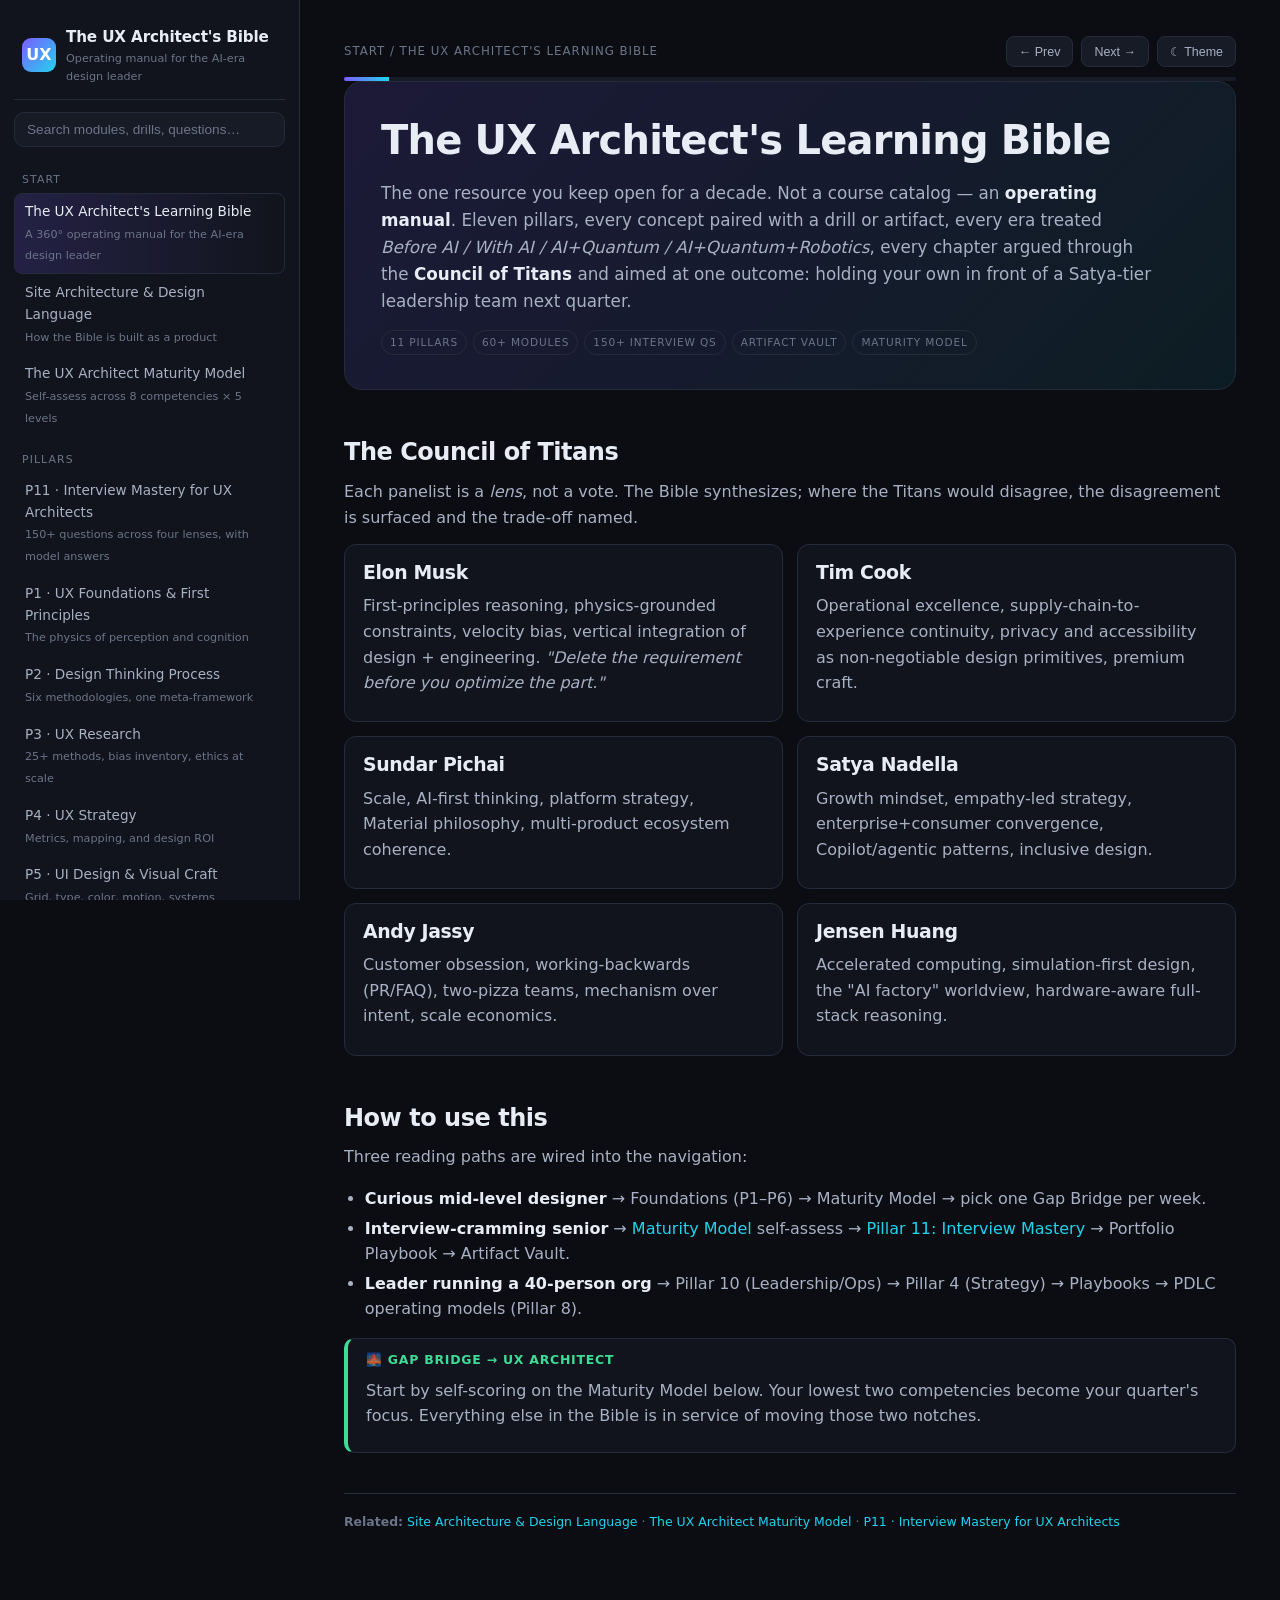
<file: files/ux-architects-bible.html>
<!DOCTYPE html>
<html lang="en" data-theme="dark">
<head>
<meta charset="utf-8">
<meta name="viewport" content="width=device-width, initial-scale=1">
<title>The UX Architect's Learning Bible</title>
<style>
:root{
  --bg:#0b0d12; --bg-2:#11141c; --bg-3:#171b26; --line:#252b3a;
  --ink:#e8ecf4; --ink-2:#a8b1c4; --ink-3:#6b7488;
  --brand:#7c5cff; --brand-2:#22d3ee; --gold:#f5b14c; --green:#3ddc97; --red:#ff5d73;
  --maxw:1180px; --radius:14px; --sans:"Inter",system-ui,-apple-system,Segoe UI,Roboto,sans-serif;
  --mono:"JetBrains Mono",ui-monospace,SFMono-Regular,Menlo,monospace;
  --shadow:0 10px 40px rgba(0,0,0,.45);
}
html[data-theme="light"]{
  --bg:#f6f7fb; --bg-2:#ffffff; --bg-3:#eef1f7; --line:#dde2ec;
  --ink:#11141c; --ink-2:#414b5e; --ink-3:#7c869a; --shadow:0 10px 30px rgba(20,30,60,.08);
}
*{box-sizing:border-box}
html,body{margin:0;padding:0}
body{background:var(--bg);color:var(--ink);font-family:var(--sans);line-height:1.6;
  font-size:16px;-webkit-font-smoothing:antialiased}
a{color:var(--brand-2);text-decoration:none}
a:hover{text-decoration:underline}
h1,h2,h3,h4{line-height:1.2;letter-spacing:-.02em;color:var(--ink)}
h1{font-size:2.1rem;margin:.2em 0 .4em}
h2{font-size:1.5rem;margin:1.6em 0 .5em;padding-top:.4em}
h3{font-size:1.18rem;margin:1.3em 0 .4em;color:var(--ink)}
h4{font-size:1rem;margin:1.1em 0 .3em;color:var(--ink-2);text-transform:uppercase;letter-spacing:.06em;font-size:.78rem}
p{margin:.6em 0;color:var(--ink-2)}
strong{color:var(--ink)}
code{font-family:var(--mono);background:var(--bg-3);padding:.12em .4em;border-radius:6px;font-size:.86em;color:var(--brand-2)}
pre{background:var(--bg-3);border:1px solid var(--line);border-radius:10px;padding:14px 16px;overflow:auto;font-family:var(--mono);font-size:.82rem;color:var(--ink)}
ul,ol{color:var(--ink-2);padding-left:1.3em}
li{margin:.25em 0}
hr{border:none;border-top:1px solid var(--line);margin:2em 0}

/* layout */
.app{display:grid;grid-template-columns:300px 1fr;min-height:100vh}
.side{background:var(--bg-2);border-right:1px solid var(--line);position:sticky;top:0;height:100vh;overflow-y:auto;padding:18px 14px}
.brand{display:flex;align-items:center;gap:10px;padding:6px 8px 14px;border-bottom:1px solid var(--line);margin-bottom:12px}
.logo{width:34px;height:34px;border-radius:9px;background:linear-gradient(135deg,var(--brand),var(--brand-2));display:grid;place-items:center;font-weight:800;color:#fff;flex:none}
.brand b{font-size:.95rem;letter-spacing:-.01em}
.brand span{display:block;font-size:.7rem;color:var(--ink-3)}
.search{width:100%;background:var(--bg-3);border:1px solid var(--line);color:var(--ink);border-radius:10px;padding:9px 12px;font-size:.85rem;margin-bottom:10px}
.search::placeholder{color:var(--ink-3)}
.navgroup{font-size:.68rem;text-transform:uppercase;letter-spacing:.1em;color:var(--ink-3);margin:14px 8px 4px}
.navlink{display:block;padding:7px 10px;border-radius:8px;font-size:.85rem;color:var(--ink-2);cursor:pointer;border:1px solid transparent}
.navlink:hover{background:var(--bg-3);text-decoration:none}
.navlink.active{background:linear-gradient(90deg,rgba(124,92,255,.18),transparent);border-color:var(--line);color:var(--ink)}
.navlink small{color:var(--ink-3);font-size:.7rem}
.main{max-width:var(--maxw);margin:0 auto;padding:36px 44px 120px;width:100%}
.topbar{display:flex;justify-content:space-between;align-items:center;gap:16px;margin-bottom:8px}
.crumbs{font-size:.74rem;color:var(--ink-3);text-transform:uppercase;letter-spacing:.08em}
.btn{background:var(--bg-3);border:1px solid var(--line);color:var(--ink-2);border-radius:8px;padding:7px 12px;font-size:.78rem;cursor:pointer}
.btn:hover{color:var(--ink)}
.progress{height:4px;background:var(--bg-3);border-radius:4px;overflow:hidden;margin:10px 0 0}
.progress>i{display:block;height:100%;background:linear-gradient(90deg,var(--brand),var(--brand-2));width:0}

/* components */
.tag{display:inline-block;font-size:.66rem;text-transform:uppercase;letter-spacing:.08em;padding:3px 8px;border-radius:20px;border:1px solid var(--line);color:var(--ink-3);margin-right:6px}
.callout{border:1px solid var(--line);border-left:4px solid var(--brand);background:var(--bg-2);border-radius:10px;padding:14px 18px;margin:16px 0}
.callout.titan{border-left-color:var(--gold)}
.callout.dissent{border-left-color:var(--red)}
.callout.gap{border-left-color:var(--green)}
.callout h4{margin-top:0;color:var(--gold)}
.callout.gap h4{color:var(--green)}
.callout.dissent h4{color:var(--red)}
.grid2{display:grid;grid-template-columns:1fr 1fr;gap:14px;margin:14px 0}
.card{background:var(--bg-2);border:1px solid var(--line);border-radius:12px;padding:16px 18px}
.card h3{margin-top:0}
table{width:100%;border-collapse:collapse;margin:14px 0;font-size:.84rem}
th,td{border:1px solid var(--line);padding:8px 10px;text-align:left;vertical-align:top}
th{background:var(--bg-3);color:var(--ink);font-weight:600}
td{color:var(--ink-2)}
.toggle{display:inline-flex;border:1px solid var(--line);border-radius:24px;overflow:hidden;margin:14px 0}
.toggle button{background:var(--bg-2);border:none;color:var(--ink-3);padding:7px 14px;font-size:.76rem;cursor:pointer}
.toggle button.on{background:var(--brand);color:#fff}
.era{display:none}
.era.show{display:block;animation:fade .25s ease}
@keyframes fade{from{opacity:0;transform:translateY(4px)}to{opacity:1}}
.acc{border:1px solid var(--line);border-radius:10px;margin:10px 0;overflow:hidden;background:var(--bg-2)}
.acc>summary{cursor:pointer;padding:12px 16px;font-weight:600;list-style:none;display:flex;justify-content:space-between;gap:10px}
.acc>summary::-webkit-details-marker{display:none}
.acc>summary:hover{background:var(--bg-3)}
.acc[open]>summary{border-bottom:1px solid var(--line)}
.acc .body{padding:14px 16px}
.acc .body .lbl{font-size:.68rem;text-transform:uppercase;letter-spacing:.07em;color:var(--brand-2);margin-top:10px;font-weight:700}
.qmeta{font-size:.7rem;color:var(--ink-3)}
.hero{background:linear-gradient(135deg,rgba(124,92,255,.16),rgba(34,211,238,.08));border:1px solid var(--line);border-radius:18px;padding:34px 36px;margin-bottom:8px}
.hero h1{font-size:2.5rem;margin-top:0}
.pillargrid{display:grid;grid-template-columns:repeat(auto-fill,minmax(250px,1fr));gap:14px;margin:18px 0}
.pillargrid .card{cursor:pointer;transition:transform .15s,border-color .15s}
.pillargrid .card:hover{transform:translateY(-3px);border-color:var(--brand)}
.pillargrid .card .n{font-family:var(--mono);color:var(--brand);font-size:.8rem}
.matrix-wrap{overflow:auto}
/* maturity assessor */
.mat-row{display:grid;grid-template-columns:160px 1fr;gap:12px;align-items:center;border-bottom:1px solid var(--line);padding:10px 0}
.mat-levels{display:grid;grid-template-columns:repeat(5,1fr);gap:6px}
.mat-levels button{background:var(--bg-3);border:1px solid var(--line);color:var(--ink-3);border-radius:8px;padding:8px 4px;font-size:.7rem;cursor:pointer;text-align:center}
.mat-levels button.sel{background:var(--brand);color:#fff;border-color:var(--brand)}
.mat-score{font-family:var(--mono);font-size:1.4rem;color:var(--brand-2)}
.pill-list{columns:2;column-gap:24px}
@media(max-width:880px){
  .app{grid-template-columns:1fr}
  .side{position:fixed;z-index:50;width:280px;transform:translateX(-100%);transition:.2s}
  .side.open{transform:none}
  .main{padding:20px 18px 100px}
  .grid2{grid-template-columns:1fr}.pill-list{columns:1}
  .menu-btn{display:inline-block!important}
  .mat-row{grid-template-columns:1fr}
}
.menu-btn{display:none}
.footer{color:var(--ink-3);font-size:.78rem;border-top:1px solid var(--line);margin-top:40px;padding-top:18px}
.kbd{font-family:var(--mono);font-size:.72rem;border:1px solid var(--line);border-bottom-width:2px;border-radius:5px;padding:1px 6px;color:var(--ink-2)}
</style>
</head>
<body>
<div class="app">
  <aside class="side" id="side">
    <div class="brand">
      <div class="logo">UX</div>
      <div><b>The UX Architect's Bible</b><span>Operating manual for the AI-era design leader</span></div>
    </div>
    <input class="search" id="search" placeholder="Search modules, drills, questions…">
    <div id="nav"></div>
    <div class="footer">v1.0 · Council of Titans edition<br>Built for Anurag · Hyderabad</div>
  </aside>
  <main class="main">
    <div class="topbar">
      <button class="btn menu-btn" onclick="document.getElementById('side').classList.toggle('open')">☰ Menu</button>
      <div class="crumbs" id="crumbs"></div>
      <div style="display:flex;gap:8px">
        <button class="btn" onclick="prevNext(-1)">← Prev</button>
        <button class="btn" onclick="prevNext(1)">Next →</button>
        <button class="btn" id="themebtn" onclick="toggleTheme()">☾ Theme</button>
      </div>
    </div>
    <div class="progress"><i id="progbar"></i></div>
    <article id="content"></article>
    <div class="footer" id="xref"></div>
  </main>
</div>
<script>
/* ============ CONTENT MODEL ============ */
const T = (lens,who,body)=>`<div class="callout titan"><h4>🏛 Titan Take — ${who} (${lens})</h4><p>${body}</p></div>`;
const D = (who,body)=>`<div class="callout dissent"><h4>⚔ Dissent — ${who}</h4><p>${body}</p></div>`;
const GAP = (body)=>`<div class="callout gap"><h4>🌉 Gap Bridge → UX Architect</h4><p>${body}</p></div>`;
const NOTE = (body)=>`<div class="callout"><p>${body}</p></div>`;

/* before/after AI toggle helper */
let eraN=0;
function eraBlock(eras){ // eras: [{label,html}...]
  const id='era'+(eraN++);
  const btns=eras.map((e,i)=>`<button class="${i==0?'on':''}" onclick="switchEra('${id}',${i},this)">${e.label}</button>`).join('');
  const panes=eras.map((e,i)=>`<div class="era ${i==0?'show':''}" data-era="${id}-${i}">${e.html}</div>`).join('');
  return `<div class="toggle">${btns}</div>${panes}`;
}
function switchEra(id,i,btn){
  document.querySelectorAll(`[data-era^="${id}-"]`).forEach((p,j)=>p.classList.toggle('show',j==i));
  btn.parentElement.querySelectorAll('button').forEach(b=>b.classList.remove('on'));btn.classList.add('on');
}

/* interview question accordion */
function q(meta,question,testing,trap,answer,followup,redflags){
  return `<details class="acc"><summary><span>${question}</span><span class="qmeta">${meta}</span></summary>
  <div class="body">
    <div class="lbl">What they're really testing</div><p>${testing}</p>
    <div class="lbl">The trap</div><p>${trap}</p>
    <div class="lbl">90-second model answer</div><p>${answer}</p>
    <div class="lbl">Killer follow-up to ask back</div><p>${followup}</p>
    <div class="lbl">Red flags in a weak answer</div><p>${redflags}</p>
  </div></details>`;
}

const SECTIONS = [];
const add = (id,group,title,sub,html)=>SECTIONS.push({id,group,title,sub,html});

/* ---------- HOME ---------- */
add('home','Start','The UX Architect\'s Learning Bible','A 360° operating manual for the AI-era design leader',`
<div class="hero">
  <h1>The UX Architect's Learning Bible</h1>
  <p style="font-size:1.05rem;max-width:780px">The one resource you keep open for a decade. Not a course catalog — an <strong>operating manual</strong>. Eleven pillars, every concept paired with a drill or artifact, every era treated <em>Before AI / With AI / AI+Quantum / AI+Quantum+Robotics</em>, every chapter argued through the <strong>Council of Titans</strong> and aimed at one outcome: holding your own in front of a Satya-tier leadership team next quarter.</p>
  <div style="margin-top:14px">
    <span class="tag">11 Pillars</span><span class="tag">60+ Modules</span><span class="tag">150+ Interview Qs</span><span class="tag">Artifact Vault</span><span class="tag">Maturity Model</span>
  </div>
</div>
<h2>The Council of Titans</h2>
<p>Each panelist is a <em>lens</em>, not a vote. The Bible synthesizes; where the Titans would disagree, the disagreement is surfaced and the trade-off named.</p>
<div class="grid2">
  <div class="card"><h3>Elon Musk</h3><p>First-principles reasoning, physics-grounded constraints, velocity bias, vertical integration of design + engineering. <em>"Delete the requirement before you optimize the part."</em></p></div>
  <div class="card"><h3>Tim Cook</h3><p>Operational excellence, supply-chain-to-experience continuity, privacy and accessibility as non-negotiable design primitives, premium craft.</p></div>
  <div class="card"><h3>Sundar Pichai</h3><p>Scale, AI-first thinking, platform strategy, Material philosophy, multi-product ecosystem coherence.</p></div>
  <div class="card"><h3>Satya Nadella</h3><p>Growth mindset, empathy-led strategy, enterprise+consumer convergence, Copilot/agentic patterns, inclusive design.</p></div>
  <div class="card"><h3>Andy Jassy</h3><p>Customer obsession, working-backwards (PR/FAQ), two-pizza teams, mechanism over intent, scale economics.</p></div>
  <div class="card"><h3>Jensen Huang</h3><p>Accelerated computing, simulation-first design, the "AI factory" worldview, hardware-aware full-stack reasoning.</p></div>
</div>
<h2>How to use this</h2>
<p>Three reading paths are wired into the navigation:</p>
<ul>
<li><strong>Curious mid-level designer</strong> → Foundations (P1–P6) → Maturity Model → pick one Gap Bridge per week.</li>
<li><strong>Interview-cramming senior</strong> → <a onclick="go('mat')">Maturity Model</a> self-assess → <a onclick="go('p11')">Pillar 11: Interview Mastery</a> → Portfolio Playbook → Artifact Vault.</li>
<li><strong>Leader running a 40-person org</strong> → Pillar 10 (Leadership/Ops) → Pillar 4 (Strategy) → Playbooks → PDLC operating models (Pillar 8).</li>
</ul>
${GAP("Start by self-scoring on the Maturity Model below. Your lowest two competencies become your quarter's focus. Everything else in the Bible is in service of moving those two notches.")}
`);

/* ---------- SITE ARCHITECTURE ---------- */
add('ia','Start','Site Architecture & Design Language','How the Bible is built as a product',`
<p>This deliverable is designed as a real product so it demonstrates the craft it teaches. Below: the site map, navigation model, content types, and the design system powering this very page.</p>
<h2>Site map (Pillars → Modules → Atomic Units)</h2>
<pre>
Start ─ Home · Site Architecture · Maturity Model
P1  UX Foundations & First Principles    → 6 modules (laws, perception, mental models, affordances, feedback, first-principles bridge)
P2  Design Thinking Process               → 6 methodologies + meta-framework + 12-dimension matrix
P3  UX Research                           → generative/evaluative · 25+ methods · bias inventory · ops · ethics
P4  UX Strategy                           → north-star · HEART · AARRR · Wardley · OKRs · ROI · design debt
P5  UI Design & Visual Craft              → grid · type · color/OKLCH · motion · design-system comparison
P6  Usability Testing & Evaluation        → heuristics · WCAG · metrics · statistical literacy
P7  AI-Augmented UX (Anthropic chapter)   → design WITH / FOR AI · Anthropic surfaces · evals · ethics
P8  PDLC: Four Operating Models           → 1.0 → 4.0 (Before AI → AI+Quantum+Robotics)
P9  Industry Verticals                    → Healthcare · E-comm · IT Services · Hospitality · Platforms
P10 Design Leadership & DesignOps         → org models · ladders · metrics · operating rhythm
P11 Interview Mastery                     → 150+ Qs · STAR-Plus · portfolio playbook
Libraries ─ Playbooks · Artifact Vault · Case Studies · Diagram Inventory · Stretch Goals
</pre>
<h2>Navigation & content model</h2>
<div class="grid2">
<div class="card"><h3>Navigation</h3><p>Persistent left rail grouped by Start / Pillars / Libraries; live search filters every node; prev/next ribbon for linear readers; a cross-reference graph at the foot of each page; a progress bar tracking pages viewed this session.</p></div>
<div class="card"><h3>Content types</h3><p>Concept page · Framework page · Case Study · Drill/Exercise · Template/Artifact · Interview Card (accordion) · Cheat Sheet · <strong>Titan Take</strong> callout · <strong>Dissent</strong> callout · <strong>Gap Bridge</strong>. Each renders as a reusable component you can see live on this page.</p></div>
</div>
<h2>Visual design language</h2>
<table>
<tr><th>Token</th><th>Decision</th><th>Rationale (the craft argument)</th></tr>
<tr><td>Color</td><td>Near-black canvas <code>#0b0d12</code>, violet→cyan brand, gold for Titans, green for action, red for dissent/risk</td><td>Semantic color, not decorative. A reader learns "gold = a Titan is talking, green = do this, red = danger" within one page — that is information scent (P1).</td></tr>
<tr><td>Type</td><td>Inter for UI, JetBrains Mono for artifacts/specs; tight negative tracking on headings</td><td>Mono signals "this is a template you copy," sans signals "this is prose you read." Channel separation reduces cognitive load.</td></tr>
<tr><td>Spacing</td><td>4px base grid, generous vertical rhythm, 1180px measure cap</td><td>Long-form reading demands a constrained measure (~70ch) and vertical rhythm; we eat our own dog food.</td></tr>
<tr><td>Components</td><td>Callout, comparison matrix, era-toggle, accordion, maturity assessor, pillar grid</td><td>A bounded component inventory = a design system. Adding a 7th component type should require justification.</td></tr>
</table>
<h4>Component inventory the site requires</h4>
<ul>
<li>Framework diagram block · Comparison matrix · <strong>Before/After-AI toggle</strong> (live below) · Decision tree · Interview Q&A accordion · Maturity rubric/assessor · Titan callout · Severity/rubric table · Code/template block · Progress + cross-ref graph.</li>
</ul>
<p>Live example of the era-toggle component used throughout:</p>
${eraBlock([
  {label:'Before AI',html:'<p>Wireframe → high-fidelity mock → redline spec → engineering handoff. Weeks of latency between intent and pixels.</p>'},
  {label:'With AI',html:'<p>Prompt → generated variants → AI critique → design-to-code scaffold → eval. Latency collapses to hours; the bottleneck moves to <em>judgment</em>.</p>'},
  {label:'+Quantum',html:'<p>Design search spaces (layout, pricing, routing) optimized combinatorially; the designer curates a Pareto frontier rather than a single comp.</p>'},
  {label:'+Robotics',html:'<p>Interfaces dissolve into ambient + embodied surfaces; the artifact is a <em>behavior policy</em>, not a screen.</p>'}
])}
${T('Operational excellence','Tim Cook','A learning resource that teaches craft while violating it is malpractice. Every token here is defensible. If you cannot justify a spacing value, delete it.')}
${D('Elon Musk','"You over-built the design system. Ship the three components that carry 90% of the content; the decision-tree component is vanity until a page needs it."')}
${GAP("Reverse-engineer this page's design tokens into a one-page token taxonomy (color/type/space/elevation). Present it as if defending it to a platform design council — that artifact alone is a Staff-level deliverable.")}
`);

/* ---------- MATURITY MODEL (DEEP) ---------- */
add('mat','Start','The UX Architect Maturity Model','Self-assess across 8 competencies × 5 levels',`
<p>Five levels — <strong>Practitioner → Senior → Staff → Principal → Distinguished/Architect</strong> — across eight competencies. Score yourself honestly; your two lowest scores are your roadmap. The model is the assessment spine the rest of the Bible plugs into.</p>
<div class="card" id="assessor"></div>
<h2>What distinguishes each level (behaviors + artifacts)</h2>
<table>
<tr><th>Competency</th><th>L1 Practitioner</th><th>L2 Senior</th><th>L3 Staff</th><th>L4 Principal</th><th>L5 Distinguished/Architect</th></tr>
<tr><td><b>Craft</b></td><td>Executes screens to spec</td><td>Owns a flow end-to-end; pixel + motion quality</td><td>Sets craft bar for a product area; reusable patterns</td><td>Defines craft standards used by others; invents patterns</td><td>Craft is industry-referenced; others cite your work</td></tr>
<tr><td><b>Research</b></td><td>Runs usability tests with a guide</td><td>Chooses methods; synthesizes to insight</td><td>Designs research programs; mixes quant+qual</td><td>Sets research strategy; ResearchOps at scale</td><td>Advances the methodology itself</td></tr>
<tr><td><b>Strategy</b></td><td>Understands the goal of a feature</td><td>Connects feature to a metric</td><td>Owns a north-star + tree for an area</td><td>Shapes product strategy with PM/Eng peers</td><td>Shapes company/portfolio strategy</td></tr>
<tr><td><b>Systems thinking</b></td><td>Uses the design system</td><td>Contributes components</td><td>Governs a system for a product</td><td>Architects multi-product token/governance model</td><td>Defines ecosystem coherence across 1B-user surfaces</td></tr>
<tr><td><b>Leadership</b></td><td>Leads self</td><td>Mentors 1–2; leads a project</td><td>Tech-leads a pod; raises others' bar</td><td>Leads leaders; sets team operating model</td><td>Builds the design org's culture & ladder</td></tr>
<tr><td><b>Communication</b></td><td>Presents own work clearly</td><td>Defends decisions with rationale</td><td>Persuades cross-functional peers</td><td>Influences VP/SVP; board-adjacent narrative</td><td>Sets the external narrative; industry voice</td></tr>
<tr><td><b>Business acumen</b></td><td>Knows the user</td><td>Knows the metric</td><td>Knows unit economics of the area</td><td>Reasons about P&L, moats, ROI</td><td>Reasons about market structure & bets</td></tr>
<tr><td><b>AI fluency</b></td><td>Uses AI tools for tasks</td><td>Designs AI features with patterns</td><td>Builds evals; designs agentic flows</td><td>Sets AI design strategy + safety posture</td><td>Defines new AI-UX primitives others adopt</td></tr>
</table>
${T('Growth mindset','Satya Nadella','The model is not a ranking of people; it is a map of learning. A Principal in Craft can be an L2 in Business Acumen — and naming that gap is the unlock, not the shame.')}
${D('Jensen Huang','"Levels lull you into linear thinking. AI fluency is not a column you climb slowly — it can jump you two levels in a quarter or make your hard-won craft level depreciate. Treat AI fluency as a multiplier on every other row, not a peer of them."')}
${GAP("Score yourself above, screenshot it, and re-score every quarter. For your two lowest competencies, the relevant pillar lists the exact drills. Bring the delta to your next performance conversation as evidence of trajectory — trajectory is what gets you promoted to Architect, not absolute level.")}
`);

/* ---------- PILLAR 11: INTERVIEW MASTERY (DEEP) ---------- */
add('p11','Pillars','P11 · Interview Mastery for UX Architects','150+ questions across four lenses, with model answers',`
<span class="tag">Pillar 11</span><span class="tag">Front-loaded</span><span class="tag">Anurag's priority</span>
<h1>Interview Mastery for UX Architects</h1>
<p>This pillar integrates every other pillar. You will be interviewed by four archetypes — CEO, CTO, Sr. VP, Senior Director — each probing a different axis. Every card below gives you: <em>what they're really testing · the trap · a 90-second model answer · the killer follow-up to ask back · red flags</em>. The model answers reference <strong>specific frameworks and metrics</strong> on purpose — generic answers are disqualifying at this level.</p>

<h2>The STAR-Plus framework (for behavioral answers)</h2>
<table>
<tr><th>Letter</th><th>Element</th><th>What strong leaders add</th></tr>
<tr><td>S</td><td>Situation</td><td>One sentence of context + the <em>stakes</em> (revenue, risk, users affected). Skip backstory.</td></tr>
<tr><td>T</td><td>Task</td><td>Your specific mandate and the constraint that made it hard.</td></tr>
<tr><td>A</td><td>Action</td><td>The decision and the <em>trade-off you chose</em> — not a task list. Name what you said no to.</td></tr>
<tr><td>R</td><td>Result</td><td>A number + a counterfactual ("vs. the prior baseline of X").</td></tr>
<tr><td>+R</td><td>Reflection</td><td>What you'd do differently — signals growth mindset, not defensiveness.</td></tr>
<tr><td>+R</td><td>Re-applicability</td><td>The transferable mechanism you now reuse — signals you built a system, not a one-off.</td></tr>
</table>
${T('Working backwards','Andy Jassy','The "Re-applicability" beat is what separates a Director from a Principal. A Director tells a good story; a Principal extracted a reusable mechanism from it. Always land on the mechanism.')}

<h2>Lens 1 — The CEO (business strategy, moats, board communication)</h2>
${q('CEO · why-hire archetype','Why should we hire you as our UX Architect over a strong internal promote?','Whether you think in terms of business outcomes and can articulate a unique wedge, not credentials.','Listing skills and past titles — interchangeable with any senior candidate.','"Three reasons. First, I close the design-to-business translation gap: at Providence I reframed clinician burnout from a satisfaction metric into a documentation-time-on-task problem and tied it to retention economics. Second, I operate at the seam of design, frontend, and AI — I can scaffold a prototype in Claude Code and defend its token architecture to your platform council. Third, I bring a vertical edge in regulated healthcare that maps to your expansion thesis. An internal promote gives you continuity; I give you a step-change in AI-era operating model with no ramp on craft."','"What\'s the single design decision in the next 12 months you\'d most regret getting wrong — and is that a craft, research, or strategy problem?"','Talking only about passion/fit; no business framing; no acknowledgment of why the internal candidate is credible.')}
${q('CEO · moats','How does design create a defensible moat versus a feature competitors can copy?','Whether you understand moats as systems (data, switching cost, network, brand) not pixels.','Claiming "great UX is the moat" — CEOs know polish is copyable.','"Pixels aren\'t a moat — copyable in a sprint. Design builds moats in four ways: it compounds a <em>data advantage</em> by designing the capture loop (every interaction that improves the model), raises <em>switching costs</em> through earned workflow muscle-memory, accelerates <em>network effects</em> by lowering the activation energy to invite others, and concentrates <em>brand</em> into a recognizable interaction signature. At Amazon the 1-Click patent was design-as-moat. My job is to pick which of those four we\'re building and design the flywheel deliberately, then measure it."','"Which of those four moats is the board underwriting in our current valuation — because that\'s where I\'d concentrate design investment?"','Confusing aesthetics with defensibility; no mention of flywheels, switching costs, or data loops.')}
${q('CEO · board comms','You have 5 minutes with the board. How do you make the case for design investment?','Executive narrative compression and financial literacy.','Showing portfolio screenshots to a board — wrong altitude.','"I open with the money, not the mocks: ‘We lose $X a year to a 32% checkout abandonment; benchmark is 18%. Closing half the gap is $Y in recovered revenue.\' Then one slide on the mechanism — the three friction points and the bet. Then the ask and the measure: ‘Fund two researchers and a design-systems engineer; I\'ll report the abandonment delta monthly.\' I never show a screen unless asked. Boards fund outcomes and de-risked bets, not craft."','"What\'s the board\'s current mental model of why we\'re underperforming — so I can either confirm it with data or respectfully reframe it?"','Leading with visuals; no dollar figures; no clear ask or measurement commitment.')}
${q('CEO · market positioning','How would you position our product\'s experience against the category leader?','Strategic differentiation and willingness to <em>not</em> compete head-on.','Proposing to out-feature the leader — a losing game for a challenger.','"You don\'t beat the leader by copying their surface — you re-segment. I\'d run a top-task analysis to find the job they serve adequately but not lovingly, then over-serve that job so completely we own a beachhead. Tesla didn\'t make a better Camry; it redefined the dashboard around one job. I\'d pick our wedge job, design an experience 10x better on that axis, and accept being worse on axes the wedge segment doesn\'t value — then expand."','"Who is the customer the leader is structurally unable to serve well because of their existing commitments?"','Feature-parity thinking; trying to win everywhere; no segmentation.')}
${q('CEO · revenue impact','How do you quantify design\'s ROI when so much is indirect?','Comfort with measurement and honesty about attribution.','Either over-claiming credit or shrugging that "design ROI can\'t be measured."','"I separate three tiers. Direct: A/B-attributable lifts — conversion, AOV, task completion — measured experimentally. Indirect: leading indicators like activation rate and time-to-value that correlate with retention. Strategic: avoided cost — support tickets deflected, dev rework prevented by a design system. I report the direct tier with confidence intervals, the indirect tier as correlation with a stated caveat, and the strategic tier as modeled estimates. Honesty about attribution is what earns the budget the next year."','"Does this org reward measurable conversion wins more than harder-to-attribute retention work — because that shapes where I\'d point the team?"','Single inflated ROI number; no attribution humility; no experimental method.')}
${q('CEO · risk','Tell me about a strategic bet that failed and what it cost.','Judgment under uncertainty and intellectual honesty.','Disguising a humblebrag as a failure.','[STAR-Plus] "We bet on a conversational interface for a clinical intake flow. Situation: intake took clinicians 6 minutes. Task: cut it in half. Action: I pushed a chat paradigm over a structured form — the wrong call. Result: completion dropped 14% because clinicians wanted scannable structure, not conversation; we reverted in 6 weeks, costing roughly a quarter of a squad. Reflection: I\'d fallen for a pattern because it was novel, not because the job demanded it. Re-applicability: I now gate every paradigm choice behind a top-task test before build. That mechanism has killed two bad ideas cheaply since."','"How does this org treat a well-reasoned bet that fails — is the postmortem about learning or blame? That tells me how aggressively I can innovate here."','A fake failure; blaming others; no cost named; no learning extracted.')}
${q('CEO · AI strategy','Where does AI change our business, and what\'s design\'s role?','Whether you see AI as strategy, not a feature checkbox.','Listing AI features ("we\'ll add a chatbot").','"AI changes us in three places: the <em>cost structure</em> of producing the experience, the <em>core value prop</em> if the product becomes agentic, and the <em>data flywheel</em>. Design\'s role is to own the trust surface — because the constraint on AI adoption is not capability, it\'s trust. The companies that win design the ‘show your work,\' graceful-degradation, and consent patterns that let users delegate confidently. I\'d make trust UI a P0, not a polish item."','"Is the ambition to bolt AI onto today\'s product or to let AI rewrite the core workflow — because those are different design org investments?"','Feature-list thinking; ignoring trust; treating AI as a layer not a strategy.')}
${q('CEO · competition','A well-funded startup is undercutting us on UX. Response?','Composure and structured competitive reasoning.','Panic-copying or dismissiveness.','"First I\'d separate signal from noise: are they winning customers or winning Twitter? I\'d instrument win/loss interviews. If real, I\'d find the <em>specific job</em> they nail and decide — defend (close the gap on our core segment fast) or redirect (cede that niche and double down where our scale is a moat they can\'t match: integrations, compliance, data). Startups beat incumbents on focus, not resources; my counter is to use our scale on axes focus can\'t buy."','"If we could only defend one customer segment from them, which one is most tied to our revenue — and are we sure?"','Emotional reaction; copying without segmenting; underestimating or panicking.')}
${q('CEO · vision','What\'s your 5-year vision for our product\'s experience?','Imagination disciplined by feasibility.','Pure sci-fi with no path, or timid extrapolation.','"In five years the interface mostly disappears for routine work — the product anticipates and acts, and the UI becomes the place you supervise and correct an agent, not operate a tool. Concretely: today\'s 12-step workflow becomes ‘confirm or adjust\' one screen. That demands three new design competencies we\'d build now — agent trust UI, eval-driven design, and ambient/multimodal patterns. The vision is bold; the investments are boring and start this quarter."','"What would have to be true about our data and trust posture for users to let us act on their behalf — and are we building toward that?"','Untethered futurism; or a vision that\'s just "more of the same, polished."')}
${q('CEO · leadership philosophy','What kind of design culture would you build here?','Whether your culture scales and aligns to business.','Generic "collaborative and user-centered" platitudes.','"A culture of <em>evidence and velocity</em>. Three norms: decisions are defended with the user job and a metric, not seniority; we ship to learn — a critique that doesn\'t change the work was a status meeting; and craft is non-negotiable but craft serves the outcome, not ego. I\'d operationalize it with a written critique format, a design-decision log, and a maturity ladder so growth is legible. Culture you can\'t write down doesn\'t survive your tenth hire."','"Where does the current culture create friction with engineering or product — because that seam is where I\'d focus first?"','Buzzwords; no operating mechanisms; culture that wouldn\'t survive scale.')}

<h2>Lens 2 — The CTO (technical depth, eng partnership, AI architecture)</h2>
${q('CTO · design-to-code','How do you make design-to-engineering handoff not lossy?','Whether you reduce ambiguity at the system level, not the ticket level.','Describing redlines and Figma specs — that\'s a 2018 answer.','"You eliminate handoff, not optimize it. The mechanism is a shared design system where tokens and components are the single source of truth in code — designers and engineers reference the same primitives. I push for design-system-as-code (Style Dictionary tokens → platform outputs), Storybook as the contract, and AI design-to-code to scaffold the first pass that engineers refine. Handoff is lossy because intent lives in a doc; my fix is to make intent live in shared, executable components. Specs are for the 10% the system doesn\'t cover."','"Where does our token pipeline break today — is it a tooling gap or a governance gap?"','Redline-centric thinking; treating handoff as a documentation problem.')}
${q('CTO · performance','Designers want richness; I have a performance budget. How do we resolve this?','Whether you treat performance as a design material.','Treating perf as engineering\'s problem to solve after design.','"Performance is a design constraint, like color contrast — I design within the budget, not against it. Concretely: I\'d adopt a perf budget per route (e.g., LCP < 2.5s, INP < 200ms), design with it as a first-class acceptance criterion, prefer system fonts and CSS over JS animation, lazy-load below the fold, and reserve richness for moments that earn it. Jank is a UX failure, not just an eng metric — a 100ms delay measurably drops engagement. I\'d rather ship a fast plain pattern than a beautiful slow one."','"What\'s our current INP and LCP at p75 on the critical flow — can I see the field data, not the lab data?"','Treating perf as someone else\'s job; richness without budget awareness.')}
${q('CTO · AI architecture','How should we architect the UX for an LLM feature so it\'s maintainable?','Whether you understand the stack: prompts, context, evals, latency, fallback.','Designing the chat bubble and ignoring the system behind it.','"The UX and the architecture are one system. I\'d insist on four things: a clear context strategy (what we put in the prompt and why — this is an interaction-design decision, e.g., MCP to pull live context); streaming UI so perceived latency stays low; graceful degradation when the model is uncertain or down (the ‘show your work\' + confidence pattern); and an eval harness so we measure UX quality, not just model accuracy. The maintainability risk is prompt sprawl — I\'d treat prompts as versioned design artifacts with owners."','"Do we have an eval set for the <em>experience</em>, or only for model accuracy — because a 95%-accurate model can still feel untrustworthy?"','Designing only the surface; no fallback, no evals, no latency strategy.')}
${q('CTO · platform thinking','Build a bespoke component or extend the platform?','Whether you optimize for the system, not the feature.','Always building bespoke for "the perfect experience."','"Default to the platform; deviate only with a documented reason and a plan to upstream. Bespoke components are debt with interest — every one fragments the system and multiplies maintenance. My rule: if the need is general, contribute it to the system so everyone benefits; if it\'s a genuine one-off justified by a high-value flow, build it but isolate and document it. The platform\'s coherence is worth more than any single screen\'s perfection."','"What\'s our current component reuse rate, and is there a governance path for me to contribute upstream — or does every team fork?"','Reflexive bespoke building; no awareness of system debt or governance.')}
${q('CTO · accessibility','Accessibility — nice-to-have or architecture?','Whether a11y is foundational or bolted on.','Treating WCAG as a final-stage checklist.','"Architecture. Bolting on a11y costs 5–10x more and never fully works. It\'s also frequently legal exposure (ADA, EN 301 549, the European Accessibility Act). I build semantic structure, focus management, and ARIA into the component layer once, so every feature inherits it. I\'d set WCAG 2.2 AA as the system contract, automate axe-core in CI, and pair it with manual screen-reader passes. Done at the system level it\'s nearly free; done per-feature it\'s a perpetual tax."','"Have we had an accessibility audit or complaint — because that tells me whether this is a remediation project or a greenfield standard?"','A11y as checklist; no automation; no legal awareness; per-feature retrofitting.')}
${q('CTO · engineering empathy','How do you keep design from being a bottleneck for fast eng teams?','Whether you can scale design without gatekeeping.','Insisting all work routes through design review.','"Bottlenecks come from design being a gate. I remove the gate by pushing decisions into the system: a robust component library plus clear usage guidelines means engineers self-serve 80% of UI correctly without me. I reserve design attention for the novel 20%. I also embed designers in pods rather than running a central queue. The goal is to make the right thing the easy default — then design scales sublinearly with eng headcount."','"What\'s the longest an engineering team has waited on design recently, and what were they blocked on?"','Gatekeeping; central queue; design as approval checkpoint.')}
${q('CTO · technical tradeoffs','When have you changed a design because of a technical constraint?','Pragmatism and respect for engineering reality.','Implying you never compromise the vision.','[STAR-Plus] "We wanted real-time collaborative editing on a clinical note. Eng flagged the conflict-resolution complexity and latency on our infra. Rather than fight it, I redesigned to a ‘sections lock\' model — coarser, but it shipped in a third of the time and clinicians actually preferred the predictability. Reflection: the ‘ideal\' was solving a problem users didn\'t have. Re-applicability: I now bring eng into the divergent phase, not the handoff phase, so constraints shape the concept early."','"Where do you see design currently spec\'ing things that are expensive relative to their user value?"','Designer-as-artist who won\'t compromise; or capitulating with no user reasoning.')}
${q('CTO · design systems','How do you govern a design system across many teams without slowing everyone?','Federated governance literacy.','Either total central control or total free-for-all.','"Federated model: a small core team owns the primitives, foundations, and contribution process; product teams own composition and can propose components via a documented RFC + review. The core team\'s job is curation and quality, not production. Versioning is semantic, breaking changes are deprecated with migration codemods, and adoption is measured. The failure mode at both extremes — central bottleneck or fork chaos — is solved by a clear contribution mechanism, not by control."','"Do we measure design-system adoption and override rate today — because overrides are the system telling us where it\'s failing?"','All-central or all-distributed; no contribution process; no adoption metric.')}
${q('CTO · prototyping','How technical should a designer be?','Self-aware positioning on the design-eng spectrum.','Over- or under-claiming engineering ability.','"Technical enough to be dangerous and credible — not to replace engineers. I prototype in real code (React/Tailwind) and scaffold with AI tools, which means my specs are feasible and my conversations with eng are concrete. But I respect the line: production architecture, performance, and security are theirs. The value of a technical designer is shrinking the intent-to-implementation gap and earning eng trust — not writing the merge-bound code."','"Would you rather designers here prototype in code or stay in Figma — what serves your teams\' velocity better?"','Claiming to be a full engineer, or proudly non-technical in an AI era.')}
${q('CTO · scale','How does designing for 100K users differ from 100M?','Systems and edge-case reasoning at scale.','Thinking it\'s just "more of the same."','"At 100M, the long tail <em>is</em> the product. A 0.1% edge case is 100K people; an a11y gap is a class-action. You stop designing for a persona and start designing for a distribution — locales, devices, network conditions, assistive tech, abuse vectors. You also can\'t hand-tune; you need a system and guardrails that produce good defaults at scale. And every change is an experiment because your gut doesn\'t generalize across 100M. The shift is from craft-by-hand to craft-by-system."','"What\'s our p99 user look like — slowest device, worst network, edge locale — and do we design for them or just the median?"','Linear scaling mindset; ignoring the long tail and experimentation.')}

<h2>Lens 3 — The Sr. VP (org design, scaling, P&L, multi-year roadmaps)</h2>
${q('SrVP · org design','How would you structure a 40-person design org?','Org-model fluency and matching structure to company stage.','Picking one model dogmatically.','"There\'s no universal answer — structure follows the operating model. For a multi-product company I\'d run a <em>federated</em> model: designers embedded in product pods for context and speed, with a dotted-line central craft+ops function owning the design system, research ops, hiring bar, and career ladder. Centralized risks ivory-tower irrelevance; fully embedded risks fragmentation and stalled careers. Federated captures both if the central function earns its keep with leverage — systems, tooling, calibration — rather than control. I\'d revisit the structure every time we double."','"How aligned are product and design on goals today — because misalignment there makes any org model fail?"','One-size dogma; no link between structure and company stage/strategy.')}
${q('SrVP · scaling','Design quality drops as the team grows. How do you prevent it?','Whether you can scale taste through systems, not heroics.','"Hire only great people" — doesn\'t scale or explain mechanism.','"Quality dilutes because taste doesn\'t scale by osmosis. I install three mechanisms: a written craft bar and design-principles doc so ‘good\' is legible; a regular calibrated critique where work is reviewed against that bar (calibration prevents drift); and a design system that encodes quality into defaults so the floor rises automatically. Plus a leveling rubric so feedback is consistent. Heroic individual taste is fragile; systematized taste compounds. Hiring well is necessary but insufficient."','"Is the quality drop in execution craft or in decision quality — because those need different interventions?"','Relying on hiring alone; no systems; treating quality as individual virtue.')}
${q('SrVP · cross-functional','How do you handle a powerful PM who overrides design decisions?','Political maturity and principled partnership.','Either capitulating or framing it as design-vs-PM warfare.','"I don\'t make it a turf war — I make it about evidence and shared goals. First I\'d understand their pressure; they\'re usually optimizing for a real constraint. I reframe from opinion-vs-opinion to ‘here\'s the user data and the metric risk.\' If we still disagree, I\'d propose a cheap test to let reality decide rather than escalate. I escalate only on principle (ethics, accessibility, a clear user-harm), and when I do, I do it transparently with the PM, not behind them. Repeated overrides are usually a goal-misalignment problem upstream — I\'d fix that with leadership."','"Where do product and design currently have misaligned incentives — because that\'s the root, not personalities?"','Capitulation; warfare framing; escalating without first seeking data or tests.')}
${q('SrVP · P&L','What do you understand about our P&L, and how does design touch it?','Business literacy at the executive altitude.','Pure user-advocacy with no financial grounding.','"Design touches both sides of the P&L. Revenue: conversion, AOV, retention/LTV, expansion — all design-influenced and partly attributable. Cost: support deflection through clearer UX, dev efficiency through a design system (real opex savings), and reduced churn-driven CAC pressure. In a regulated vertical like healthcare there\'s also avoided cost — error reduction, compliance, malpractice exposure. I\'d want to know our gross margin and primary growth lever so I point design at the highest-leverage line, not just the most fun problem."','"What\'s the single P&L line leadership most wants to move next year — margin, retention, or top-line growth?"','No financial vocabulary; design as a cost center with no revenue/cost linkage.')}
${q('SrVP · roadmap','How do you build a multi-year design roadmap?','Strategic sequencing under uncertainty.','A feature list with dates — that\'s a backlog, not a roadmap.','"A roadmap is a sequence of bets tied to outcomes, not a Gantt of features. I structure it in horizons: H1 (now–6mo) committed outcomes with metrics; H2 (6–18mo) directional bets we\'re de-risking with research; H3 (18mo+) themes and capability investments like AI design fluency or a re-platformed system. I sequence by dependency and leverage — foundational system work first because it unblocks everything downstream. And I hold it loosely; a multi-year roadmap that doesn\'t change is a fantasy. I review quarterly against reality."','"How much of leadership\'s expectation is fixed commitment versus directional — because over-promising H3 as H1 is how design loses credibility?"','Feature-and-date list; false precision; no horizons or dependency reasoning.')}
${q('SrVP · talent','What\'s your strategy for hiring and retaining senior design talent?','Talent-market realism and retention mechanics.','"Pay well and have good culture" — true but shallow.','"Hiring: I define the level rubric before sourcing so the bar is objective, use a portfolio + structured-case + craft exercise loop calibrated across interviewers to reduce bias, and sell the <em>problem</em>, not the perks — senior people are bought by scope and impact. Retention: senior designers leave when growth stalls or their work stops mattering. So I guarantee three things — a legible ladder to Principal/Distinguished, real scope (own an outcome, not a screen), and visible executive exposure. AI fluency is now a hiring axis; I screen for judgment with AI tools, not just figma craft."','"What\'s our regretted-attrition rate at senior levels, and do we know the real reasons from exit data?"','Perks-only retention; unstructured hiring; no leveling rubric; ignoring growth.')}
${q('SrVP · politics','Two senior directors are in conflict and it\'s slowing your org. What do you do?','Conflict resolution and decisiveness as a leader of leaders.','Avoiding it or taking a side emotionally.','"Unresolved peer conflict taxes the whole org, so I move fast. I meet each separately to understand the real interests beneath the positions — it\'s usually overlapping scope or misaligned goals, not personality. Then I bring them together around a shared objective and make the implicit explicit: who owns what decision (a RACI), and what the escalation path is. If it\'s genuinely irreconcilable on structure, that\'s my call to make — ambiguous ownership is a leadership failure, not theirs. I\'d rather make an imperfect decisive call than let ambiguity fester."','"Is this a personality clash or a structural ambiguity I created by not defining ownership clearly?"','Conflict avoidance; picking sides; no structural fix; letting it linger.')}
${q('SrVP · influence','How do you influence decisions outside your direct authority?','Leadership through influence, the core SrVP skill.','Relying on title or design authority.','"Authority is the weakest lever at this level; I lead through credibility, coalition, and framing. Credibility: I build a track record of called-shots that came true, so my judgment carries weight. Coalition: I find the partner who shares the goal — usually a PM or eng lead — and we arrive aligned. Framing: I translate design positions into the language of whoever I\'m persuading — revenue for the CEO, maintainability for the CTO, risk for legal. Influence is mostly pre-work done in 1:1s before the meeting, not eloquence in the meeting."','"Who are the three people whose buy-in actually determines whether design strategy succeeds here?"','Relying on authority; no coalition-building; one-language communication.')}
${q('SrVP · metrics','How do you measure your design org\'s performance to leadership?','Outcome accountability, not activity reporting.','Reporting outputs (screens shipped, tickets closed).','"I never report activity — I report outcomes across four tiers: business (revenue/retention/NPS moved), product (task success, adoption, time-to-value), team (velocity, quality, throughput), and people (growth, regretted attrition). I tie design initiatives to the business tier wherever attribution allows and am honest where it doesn\'t. A dashboard of ‘mockups delivered\' tells leadership design is a factory; a dashboard of outcomes tells them design is a business lever. The framing determines our budget."','"Which tier does leadership currently judge design on — because if it\'s activity, my first job is to re-educate on outcomes?"','Output metrics; vanity numbers; no business linkage; no attribution honesty.')}
${q('SrVP · change','You inherit a low-performing, demoralized design team. First 90 days?','Turnaround leadership.','Reorganizing on day one before understanding the system.','"Listen, stabilize, then change — in that order. First 30 days: 1:1 with everyone, audit the work, find the real constraint (often it\'s not talent — it\'s lack of clarity, broken partnership, or no decision rights). Quick wins to rebuild morale and credibility. Days 30–60: fix the highest-leverage broken mechanism — usually the design-PM-eng operating rhythm and unclear ownership. Days 60–90: install the durable systems — ladder, critique, principles — and make one visible bet pay off. Demoralized teams are usually starved of clarity and wins, not ability. I diagnose before I prescribe."','"Was the prior leader\'s problem strategy, execution, or politics — because I want to know what actually broke before I rebuild?"','Reorg-first; prescribing before diagnosing; blaming the team.')}

<h2>Lens 4 — The Senior Director (execution craft, team management, operating rhythm)</h2>
${q('SrDir · operating rhythm','Walk me through your team\'s weekly operating rhythm.','Whether you run a disciplined, legible team cadence.','Vague "we\'re agile and collaborate a lot."','"Monday: team sync to align on the week\'s outcomes and surface blockers — outcomes, not status. Mid-week: a calibrated design critique with a written format (problem, options, recommendation, decision needed) so it changes the work, not just shares it. Continuous: async design reviews in the tool with a 24h SLA so I\'m not a bottleneck. Weekly: my 1:1s, biweekly skip-levels. End of week: a short decision-log update so we have institutional memory. The rhythm exists to maximize decision velocity and minimize meeting load."','"Where does the current cadence create the most wasted time — too many meetings, or too few decisions made in them?"','No structure; meeting-heavy; critique with no decision; no async path.')}
${q('SrDir · critique','How do you run a design critique that actually improves work?','Whether critique is a craft mechanism or a popularity contest.','Open-floor reactions and subjective opinion.','"Critique fails when it\'s unstructured opinion. I anchor it: the presenter states the user job, the constraints, and the specific decision they want feedback on — not ‘what do you think.\' Feedback must reference the goal or a principle, framed as a question or an observation, not a directive. I separate ‘this violates a principle\' (objective) from ‘I\'d do it differently\' (preference) and label which is which. The output is a decision or a clear next step logged. Critique is for the work, never the person — and never a vote."','"Do critiques here currently end with a decision, or do they end and the designer guesses what to do next?"','Opinion free-for-all; no structure; design-by-committee; no decision output.')}
${q('SrDir · quality','How do you ensure design quality before it ships?','Practical QA discipline.','Relying on the designer to "just be good."','"Design QA is a discipline like code review. I use a pre-ship checklist covering the system contract (tokens/components used correctly), states (loading/empty/error/edge), responsive + density behavior, accessibility (contrast, focus, screen-reader pass), content quality, and the actual built experience versus the design — because the gap appears in implementation. I review the staged build, not just the Figma. The checklist makes quality consistent across the team rather than dependent on one person\'s vigilance, and it shifts QA earlier so we catch issues cheaply."','"Do we review the built experience or only the design file — because most quality loss happens in that gap?"','Quality as individual virtue; no checklist; reviewing only mockups not builds.')}
${q('SrDir · ambiguity','How do you help a designer stuck on an ambiguous problem?','Coaching versus rescuing.','Solving it for them (rescuing) or leaving them adrift.','"I coach, I don\'t rescue — rescuing creates dependence and robs growth. I\'d help them decompose the ambiguity: what do we actually know, what\'s the riskiest assumption, what\'s the smallest thing we could do to learn? Often ambiguity paralysis is fear of the wrong answer, so I lower the stakes — ‘make three rough cuts, we\'ll react to something concrete.\' Forward motion beats perfect planning on ambiguous problems. I match my involvement to their level: more scaffolding for a junior, just a sounding board for a senior."','"What\'s the riskiest assumption in this problem, and what\'s the cheapest way we could test it this week?"','Solving it for them; abstract advice; not adjusting to the designer\'s level.')}
${q('SrDir · feedback','How do you give difficult feedback to an underperformer?','Direct, caring management.','Either avoiding it or being harsh.','"Radical candor — care personally and challenge directly. I\'m specific and timely, not saving it for a review: the behavior, the impact, the expectation. ‘In the last three projects, the work shipped with unhandled error states, which created rework for eng — I need the edge cases owned before review.\' I make it about behavior and impact, never character, and I co-create a concrete improvement plan with a timeline so it\'s fair and actionable. Avoiding hard feedback isn\'t kind — it denies them the chance to improve and is unfair to the team carrying them."','"Has this person had clear, direct feedback before, or have they been managed around — because that changes whether it\'s a coaching or a clarity problem?"','Avoidance; vague feedback; character attacks; no improvement plan.')}
${q('SrDir · prioritization','Everything is urgent and the team is underwater. What do you do?','Prioritization and protecting the team.','Trying to do it all or pushing the team to burn out.','"‘Everything is a priority\' means nothing is — my job is to force the trade-off leadership won\'t. I make the work visible and rank it by impact-versus-effort against the actual business outcome, then I take the hard conversation upward: ‘we can do A and B well, or A, B, C, D poorly — which two matter most?\' I protect the team from thrash by being the filter, not the conduit. And I look for the systemic cause — chronic overload is usually under-staffing, scope creep, or design being a bottleneck I can fix with better defaults."','"If you could only get two of these shipped well this quarter, which two move the business most?"','Hero-mode; burning out the team; not escalating the prioritization decision.')}
${q('SrDir · growth','How do you develop a designer from mid to senior?','Whether you grow people deliberately.','Leaving growth to chance or osmosis.','"Deliberately, against the ladder. I name the specific gap between their current level and senior — usually it\'s not craft, it\'s scope, ambiguity-handling, and stakeholder influence. Then I engineer stretch: I give them an ambiguous problem to own end-to-end, put them in front of stakeholders with air cover, and debrief afterward. I pair the stretch with feedback tied to the rubric so growth is legible to them and to calibration. The mistake is promoting on tenure or craft alone — senior is about judgment and scope, and you have to manufacture the reps."','"What\'s the one capability — not task — that, if they nailed it, would make their promotion obvious to the calibration room?"','Growth by osmosis; promoting on tenure; no stretch reps; vague development.')}
${q('SrDir · stakeholders','A stakeholder rejects research findings they don\'t like. How do you handle it?','Diplomacy plus conviction.','Caving, or bludgeoning them with data.','"I get curious before I get defensive — rejection usually means the finding threatens a belief or a plan they\'re invested in. I separate the finding from the implication: ‘the data shows users miss this step — let\'s figure out what to do about it together\' invites them in rather than cornering them. I bring the user\'s voice directly (a clip beats a chart) because it\'s harder to argue with. If they still reject solid evidence, I propose a low-cost test so reality, not authority, settles it. I hold the finding firmly and the solution loosely."','"What outcome are you most worried this finding puts at risk — because maybe we can protect that and still act on the data?"','Caving on evidence; weaponizing data; making the stakeholder defensive.')}
${q('SrDir · systems','How do you decide when to invest in design-system work versus features?','Leverage reasoning at the execution level.','Always features (debt grows) or always system (no shipping).','"It\'s a leverage calculation, not a preference. I invest in the system when the same problem is being re-solved across teams (duplicated effort is the signal), when inconsistency is hurting users or velocity, or when upcoming roadmap work would compound on a shaky foundation. I treat system work as an enabler with its own ROI — ‘this token refactor saves every team N hours and unblocks the redesign.\' I avoid both failure modes: gold-plating a system nobody\'s blocked on, and accruing so much UI debt that every feature gets slower. I keep a debt log and pay it down deliberately."','"Where are teams currently re-solving the same UI problem — because that duplication is the clearest ROI signal for system investment?"','All-feature or all-system; no leverage/ROI framing; no debt tracking.')}
${q('SrDir · day-to-day','What does a great day of design management look like to you?','Self-awareness about the manager\'s real job.','Describing doing IC design work all day.','"A great day, I barely touch a Figma file — and that\'s the point. My job shifted from making the work to making the team that makes the work better. A great day: a 1:1 where someone has a breakthrough on a stuck problem; a critique that visibly levels up the work; unblocking a cross-functional snag before it costs a week; and removing one piece of friction from the system. I keep enough hands-on craft to stay credible and calibrated, but if I\'m the one designing, I\'m not doing my actual job — which is leverage through people and systems."','"How much IC work do directors here still carry — because that tells me whether the role is really management or a senior-IC-with-reports?"','Describing IC work; not understanding the leverage shift; no people focus.')}

${T('Empathy-led','Satya Nadella','Across all four lenses, the senior signal is the same: you make the implicit explicit and you reduce ambiguity for others. Juniors answer the question; architects reframe it to the real decision underneath.')}
${D('Elon Musk','"Most of these answers are too diplomatic. In a real room, sometimes the highest-status move is to say ‘that\'s the wrong question\' and redirect to physics. Calibrate — over-diplomacy reads as having no spine."')}
<h2>Portfolio presentation playbook</h2>
<table>
<tr><th>Format</th><th>Structure</th><th>Pacing</th></tr>
<tr><td>5-min (recruiter screen / hallway)</td><td>One case. Problem stakes → your decision → the trade-off → the number. Skip process.</td><td>~60s setup, 2m decision, 1m result, 1m what you\'d redo.</td></tr>
<tr><td>30-min (panel)</td><td>2 cases at different altitudes (one craft-deep, one strategy-deep). Arc: Context → Constraint → Decision → Trade-off → Outcome → Counterfactual.</td><td>Spend 60% on decisions and trade-offs, 20% on outcome, 20% on reflection. Never narrate every screen.</td></tr>
<tr><td>Written</td><td>Lead with the outcome and your role; then the decision narrative; appendix for artifacts. Skimmable headers.</td><td>The reader decides in 30 seconds whether to keep reading — front-load the impact.</td></tr>
</table>
<h4>Handling live pushback</h4>
<p>When challenged, don\'t defend — explore. "That\'s a fair challenge — here\'s the trade-off I was weighing, and here\'s what would change my mind." Showing the reasoning <em>behind</em> the decision beats defending the decision. Interviewers push to see if you collapse, calcify, or think. Aim to think out loud.</p>
${GAP("Record yourself answering five cards cold — one per lens plus one portfolio walkthrough — and watch it back against the red-flags column. Most senior candidates fail not on knowledge but on compression and altitude: answering a CEO question at IC altitude. Drill the altitude-match until it\'s automatic.")}
`);

/* ---------- PILLAR 1 ---------- */
add('p1','Pillars','P1 · UX Foundations & First Principles','The physics of perception and cognition',`
<span class="tag">Pillar 1</span><span class="tag">Foundations</span>
<h1>UX Foundations & First Principles</h1>
<p><b>Why it matters:</b> Every higher-order skill — strategy, systems, leadership — rests on whether you understand how humans actually perceive, decide, and err. These are not trivia; they are the load-bearing constraints of the medium, like gravity for an architect.</p>
<h2>The laws (cheat sheet)</h2>
<table>
<tr><th>Law</th><th>What it says</th><th>Design move</th></tr>
<tr><td>Hick's Law</td><td>Decision time grows with the number/complexity of choices</td><td>Progressive disclosure; sane defaults; chunking</td></tr>
<tr><td>Fitts's Law</td><td>Time to a target depends on its size and distance</td><td>Big tap targets; put primary actions where the cursor/thumb already is</td></tr>
<tr><td>Jakob's Law</td><td>Users expect your product to work like the others they know</td><td>Honor conventions; innovate only where it pays</td></tr>
<tr><td>Tesler's Law</td><td>Complexity is conserved — someone must absorb it</td><td>Move complexity from user to system, never delete the user's last sensible control</td></tr>
<tr><td>Postel's Law</td><td>Be liberal in what you accept, conservative in what you emit</td><td>Forgiving inputs (dates, formats); precise, predictable outputs</td></tr>
<tr><td>Peak-End Rule</td><td>Experiences are judged by their peak and their end</td><td>Engineer a peak moment and a clean ending; recovery from errors matters disproportionately</td></tr>
<tr><td>Miller / chunking</td><td>Working memory is ~4±1 chunks</td><td>Group, don't list 11 items flat</td></tr>
</table>
<h2>Mental models, affordances, signifiers</h2>
<p>Norman's vocabulary is non-negotiable fluency: <strong>affordances</strong> (what an object permits), <strong>signifiers</strong> (the cues that reveal it), <strong>mapping</strong> (control-to-effect correspondence), <strong>feedback</strong> (the system confirming it heard you), and <strong>conceptual models</strong> (the user's internal story of how it works). Most usability failure is a mismatch between the designer's model and the user's. <strong>Information scent</strong> (Pirolli) explains why people click — they follow the strongest cue toward their goal.</p>
${eraBlock([
 {label:'Before AI',html:'<p>Affordances were visual and static — a button looked clickable. Mapping was spatial.</p>'},
 {label:'With AI',html:'<p>Affordances become <em>linguistic and probabilistic</em>: "what can I ask?" replaces "what can I click?" The new signifier problem is teaching users an open-ended system\'s capabilities (the blank-prompt problem). Feedback must now express <em>uncertainty</em>.</p>'},
 {label:'+Quantum',html:'<p>Systems present optimized option sets; the affordance becomes "which of these computed frontiers do you prefer," and mapping is to outcomes, not controls.</p>'},
 {label:'+Robotics',html:'<p>Affordances become physical and behavioral — what will the embodied agent do, and how do I signal stop/override? Feedback is motion and sound, not pixels.</p>'}
])}
${T('First principles','Elon Musk','Don\'t cargo-cult patterns. Ask what the user is physically trying to accomplish and what the irreducible steps are. Most UI is accumulated convention; delete a step before you style it.')}
${D('Tim Cook','"First principles can become an excuse to ignore convention. Jakob\'s Law is physics too — users carry decades of learned behavior. Re-deriving the steering wheel wastes the user\'s cognition to flatter the designer\'s."')}
${GAP("Take one flow you own and annotate every element as affordance/signifier/feedback/mapping. Find the one place your conceptual model and the user's diverge — that gap is almost certainly your top usability issue. Write the fix as a one-page first-principles teardown.")}
`);

/* ---------- PILLAR 2 ---------- */
add('p2','Pillars','P2 · Design Thinking Process','Six methodologies, one meta-framework',`
<span class="tag">Pillar 2</span>
<h1>Design Thinking Process</h1>
<p>Six canonical processes solve different problems. Mastery is knowing which to reach for, not defending one.</p>
<div class="matrix-wrap"><table>
<tr><th>Dimension</th><th>Double Diamond (IDEO)</th><th>d.school</th><th>IBM EDT</th><th>Google Sprint</th><th>Amazon Working-Backwards</th><th>NVIDIA Sim-first</th></tr>
<tr><td>Core idea</td><td>Diverge/converge ×2</td><td>Empathize→Test</td><td>Loop+Hills+Playbacks</td><td>5-day decision</td><td>PR/FAQ before build</td><td>Simulate before real</td></tr>
<tr><td>Time horizon</td><td>Weeks–months</td><td>Flexible</td><td>Continuous</td><td>5 days</td><td>Days (doc)</td><td>Continuous</td></tr>
<tr><td>Team size</td><td>Small–med</td><td>Small</td><td>Scales to enterprise</td><td>5–7</td><td>2-pizza</td><td>Eng-heavy</td></tr>
<tr><td>Key deliverable</td><td>Validated concept</td><td>Tested prototype</td><td>Hills + playbacks</td><td>Tested prototype</td><td>PR/FAQ doc</td><td>Validated sim</td></tr>
<tr><td>Risk profile</td><td>Reduces wrong-problem</td><td>Reduces desirability</td><td>Reduces alignment</td><td>Reduces build-wrong</td><td>Reduces value</td><td>Reduces feasibility</td></tr>
<tr><td>AI compatibility</td><td>High (synthesis)</td><td>High</td><td>High</td><td>Very high (gen variants)</td><td>Very high (draft FAQ)</td><td>Native</td></tr>
<tr><td>Best for</td><td>Ambiguous problems</td><td>Human-centered new products</td><td>Large orgs, alignment</td><td>Fast de-risking</td><td>Clarity of value</td><td>Complex/physical systems</td></tr>
</table></div>
<h3>Meta-framework: DISCOVER · DECIDE · DELIVER · DEFEND</h3>
<p>Synthesis across all six: <strong>Discover</strong> the real problem (Double Diamond's first diamond + empathy), <strong>Decide</strong> the bet and write it down before building (Working-Backwards + Sprint), <strong>Deliver</strong> via the lightest validation that de-risks the biggest unknown (Sprint prototype / sim), <strong>Defend</strong> with playbacks and metrics (IBM EDT). Pick the unknown that would kill you and attack it first.</p>
${T('Working backwards','Andy Jassy','If you can\'t write a crisp press release and FAQ for the experience, you don\'t understand it yet. The PR/FAQ is a thinking tool that kills weak ideas before they cost engineering a quarter.')}
${D('Jensen Huang','"Documents are for people; simulations are for reality. For anything physical or systemic, a written FAQ lies confidently — you need to simulate the experience under load before you trust it."')}

<h2>The NN/g design-process lineage</h2>
<p>Nielsen Norman Group frames the process as a continuous, non-linear loop rather than a tidy funnel. Their canonical articulation — <strong>Understand → Specify → Design → Evaluate</strong> wrapped around the <em>Discovery → Definition → Design → Delivery</em> arc — maps cleanly onto the Double Diamond but adds NN/g's discipline: every phase is evidence-driven, and you loop back the moment evidence contradicts an assumption. NN/g's enduring contributions you should be able to cite by name: the <strong>UX research methods landscape</strong> (attitudinal↔behavioral × qualitative↔quantitative × context of use), the <strong>"why &amp; what to use when"</strong> method-selection logic, the insistence that <em>discovery is not optional</em>, and the warning against "design theater" — process performed for show without changing decisions.</p>
<table>
<tr><th>NN/g phase</th><th>Core question</th><th>Primary methods</th><th>Exit criterion</th></tr>
<tr><td>Discovery</td><td>Are we solving a real problem?</td><td>Field studies, interviews, diary studies, competitive review</td><td>A validated problem statement</td></tr>
<tr><td>Definition / Specify</td><td>For whom, and what does success mean?</td><td>Personas, JTBD, journey maps, success metrics</td><td>Agreed target + measurable outcome</td></tr>
<tr><td>Design / Ideate-Prototype</td><td>What solution best fits?</td><td>Sketching, IA (card sort/tree test), prototyping</td><td>A testable artifact</td></tr>
<tr><td>Evaluate / Deliver</td><td>Did it work? Iterate.</td><td>Usability testing, heuristic eval, analytics, RITE</td><td>Evidence of task success → ship or loop</td></tr>
</table>

<h2>Full method-family comparison (across the six processes)</h2>
<div class="matrix-wrap"><table>
<tr><th>Dimension</th><th>Double Diamond</th><th>d.school 5-stage</th><th>NN/g loop</th><th>IBM EDT</th><th>Google Sprint</th><th>Working-Backwards</th></tr>
<tr><td>Shape</td><td>Diverge/converge ×2</td><td>Linear-ish, iterative</td><td>Continuous loop</td><td>Loop + Hills + Playbacks</td><td>Time-boxed funnel</td><td>Doc-first, backwards</td></tr>
<tr><td>Entry artifact</td><td>Brief</td><td>Empathy data</td><td>Research question</td><td>Hills (intent statements)</td><td>Challenge</td><td>Blank PR/FAQ</td></tr>
<tr><td>Evidence emphasis</td><td>Medium</td><td>High (empathy)</td><td>Very high</td><td>High (alignment)</td><td>Medium (1 test)</td><td>Low until built</td></tr>
<tr><td>Org scale fit</td><td>Agency/product</td><td>Education/startups</td><td>Any, research-led</td><td>Enterprise</td><td>Small squad</td><td>Amazon-style</td></tr>
<tr><td>Failure mode</td><td>Over-diverging</td><td>Empathy without delivery</td><td>Analysis paralysis</td><td>Playback theater</td><td>5-day false confidence</td><td>Fiction-writing</td></tr>
</table></div>

<h2>The design process WITH AI (phase by phase)</h2>
${eraBlock([
 {label:'Discovery',html:'<p><strong>Before:</strong> weeks of recruiting, interviewing, manual affinity-mapping. <strong>With AI:</strong> Claude clusters transcripts and competitive corpora in minutes and drafts the problem statement; you spend your time <em>choosing the question</em> and <em>verifying</em> themes rather than coding stickies. New risk: AI invents a tidy theme that isn\'t in the data — never let it fabricate a quote, always trace back to source.</p>'},
 {label:'Define',html:'<p><strong>With AI:</strong> generate persona and JTBD drafts from real research, then pressure-test them ("what would falsify this persona?"). The metric tree can be drafted by AI but the <em>choice</em> of north-star stays human — it encodes values.</p>'},
 {label:'Ideate',html:'<p><strong>With AI:</strong> the cost of a divergent option drops to near-zero — Figma Make / Google Stitch / Claude Artifacts spit out dozens of variants. The bottleneck moves entirely to <em>convergence judgment</em>. Crazy-8s becomes Crazy-80; your skill is the rubric that kills 78 of them.</p>'},
 {label:'Prototype',html:'<p><strong>With AI:</strong> prompt-to-working-prototype (real code) compresses days to minutes. You test interactive fidelity in the first session instead of the fifth. See P5\'s AI-native tooling section.</p>'},
 {label:'Evaluate',html:'<p><strong>With AI:</strong> synthesis of usability sessions and open-ended survey text is automated; AI can flag heuristic violations as a first pass. But AI cannot watch a human struggle and feel the friction — moderated observation stays human.</p>'}
])}
${T('AI-first','Sundar Pichai','The process doesn\'t get shorter — it gets deeper. When generating ten prototypes costs nothing, the differentiator is the quality of the question you ask and the rubric you converge with. Process discipline matters more in the AI era, not less.')}
${D('Andy Jassy','"Beware AI-accelerated divergence. Generating 80 concepts cheaply tempts teams to skip the hard work of deciding. Working-Backwards still wins: write the PR/FAQ first, and most of those 80 die before you waste a prototype on them."')}
${GAP("Run a Working-Backwards PR/FAQ and a 5-day Sprint on the same problem. Notice what each surfaces that the other misses. Add the comparison to your portfolio as evidence you select methods deliberately.")}
`);

/* ---------- PILLAR 3 ---------- */
add('p3','Pillars','P3 · UX Research','25+ methods, bias inventory, ethics at scale',`
<span class="tag">Pillar 3</span>
<h1>UX Research</h1>
<p>Research splits two ways: <strong>generative</strong> (what should we build? — interviews, diary studies, ethnography, contextual inquiry, JTBD) versus <strong>evaluative</strong> (did we build it right? — usability tests, A/B, tree testing). And <strong>qual</strong> (why) versus <strong>quant</strong> (how many). Method choice follows the question, not habit.</p>
<h3>Method catalog (selected from 25+)</h3>
<div class="pill-list"><ul>
<li>Discovery / depth interviews</li><li>JTBD switch interviews</li><li>Diary & experience sampling</li><li>Ethnography / field study</li><li>Contextual inquiry</li><li>Card sorting (open/closed)</li><li>Tree testing</li><li>First-click testing</li><li>Surveys (attitudinal)</li><li>Kano model</li><li>Top-task analysis</li><li>Analytics & funnels</li><li>Heatmaps / session replay</li><li>A/B & multivariate testing</li><li>Usability testing (mod/unmod)</li><li>RITE</li><li>Heuristic evaluation</li><li>Cognitive walkthrough</li><li>Desirability testing</li><li>Concept testing</li><li>Longitudinal cohort analysis</li><li>Benchmark studies</li><li>Tree/IA validation</li><li>Five-second tests</li><li>Eye-tracking</li></ul></div>
<h3>Bias inventory</h3>
<p>Every study leaks bias unless designed against it: <strong>confirmation</strong> (you find what you seek), <strong>sampling</strong> (who you didn\'t recruit), <strong>social desirability</strong> (users tell you what flatters you), <strong>leading questions</strong>, <strong>recency/primacy</strong>, <strong>observer effect</strong>, and <strong>survivorship</strong> (you only hear from those who stayed). Counter-moves: open non-leading questions, behavior over opinion, triangulation across methods, and pre-registering what would change your mind.</p>
${eraBlock([
 {label:'Before AI',html:'<p>Synthesis was manual affinity mapping over days; sample sizes limited by recruiting and analysis cost.</p>'},
 {label:'With AI',html:'<p>AI (e.g. Claude) clusters transcripts, surfaces themes, and drafts synthesis in minutes — but <em>hallucinated themes and false confidence</em> are the new bias. The researcher\'s job shifts from coding to <em>verifying</em> and to designing the questions. Never let AI invent a quote.</p>'},
 {label:'+Quantum',html:'<p>Massive multivariate behavioral spaces become tractable; you can model preference landscapes rather than test a handful of variants.</p>'},
 {label:'+Robotics',html:'<p>Research includes physical telemetry from embodied products — observation becomes continuous sensor data, raising fresh consent questions.</p>'}
])}
${NOTE("<b>Ethics & compliance:</b> IRB-style consent, GDPR (lawful basis, right to erasure), and HIPAA (PHI never in research tooling without a BAA) are not legal's problem — they're design constraints. In healthcare, recording a patient session without proper consent isn't a bad practice, it's a violation.")}
${T('Privacy as primitive','Tim Cook','Research that harvests more data than the question requires is a liability, not an asset. Collect the minimum, anonymize by default, and design the consent moment with the same care as the product.')}
${GAP("Build a one-page research plan for a real question you face: state the decision it informs, the method and why, sample and recruiting, the bias you're most exposed to and your counter-move, and the consent/compliance posture. A Staff researcher's plans read like this.")}
`);

/* ---------- PILLAR 4 ---------- */
add('p4','Pillars','P4 · UX Strategy','Metrics, mapping, and design ROI',`
<span class="tag">Pillar 4</span>
<h1>UX Strategy</h1>
<p>Strategy is choosing what <em>not</em> to do. These frameworks turn taste into defensible bets.</p>
<table>
<tr><th>Framework</th><th>Use it to…</th></tr>
<tr><td>North-star metric + tree</td><td>Pick the one number that proxies delivered value, then decompose it into the inputs design can move.</td></tr>
<tr><td>HEART (Google)</td><td>Map Happiness, Engagement, Adoption, Retention, Task success to Goals-Signals-Metrics.</td></tr>
<tr><td>AARRR (pirate metrics)</td><td>Diagnose the funnel: Acquisition→Activation→Retention→Referral→Revenue; find the leak.</td></tr>
<tr><td>Wardley mapping</td><td>See where components sit on the evolution axis (genesis→commodity) to decide build/buy/differentiate.</td></tr>
<tr><td>OKRs → design outcomes</td><td>Translate objectives into design-owned key results expressed as user outcomes, not outputs.</td></tr>
<tr><td>Design ROI model</td><td>Direct / indirect / strategic value tiers (see P11 CEO·revenue).</td></tr>
<tr><td>Design debt accounting</td><td>Log inconsistency/UX debt like tech debt; pay down deliberately.</td></tr>
</table>
<h4>Strategy playbook varies by business model</h4>
<p>SaaS optimizes activation→retention→expansion (NRR is the king metric). Marketplaces balance two-sided liquidity. Platforms optimize ecosystem coherence and developer experience. Regulated industries optimize trust and error-reduction over conversion. Hardware-coupled products optimize the out-of-box experience and the physical-digital seam.</p>
${T('Scale & platform','Sundar Pichai','At platform scale, your strategy metric must survive a billion users — vanity engagement metrics actively mislead. Choose a north-star that breaks if you harm users (e.g., long-term retained value), not one that rewards dark patterns.')}
${D('Andy Jassy','"North-star metrics drift into worship. The customer doesn\'t care about your metric. Work backwards from their job; the metric is a thermometer, not the patient."')}
${GAP("Draw the north-star metric tree for your product at Providence: the top metric, the 3–4 input metrics design influences, and the specific design levers under each. Present it as the spine of a quarterly design strategy.")}
`);

/* ---------- PILLAR 5 ---------- */
add('p5','Pillars','P5 · UI Design & Visual Craft','Grid, type, color, motion, systems',`
<span class="tag">Pillar 5</span>
<h1>UI Design & Visual Craft</h1>
<p>Craft is not decoration — it is the precision that makes intent legible. Mastery spans grid systems, typographic rhythm, perceptual color, and choreographed motion.</p>
<h3>The craft stack</h3>
<ul>
<li><b>Grid & layout:</b> baseline grids, 4/8px spacing systems, responsive vs. adaptive vs. fluid, density modes (comfortable/compact for data-dense enterprise).</li>
<li><b>Typography:</b> vertical rhythm, modular scale, optical sizing, variable fonts, measure (~66ch), hierarchy through size/weight/space — not color alone.</li>
<li><b>Color:</b> perceptual spaces (OKLCH/LCH) over HSL for predictable lightness; WCAG contrast math (4.5:1 body, 3:1 large/UI); semantic tokens over raw hex; dark-mode engineering (don't invert — re-derive).</li>
<li><b>Motion:</b> Disney's 12 principles, Material motion (shared-axis, container transform), Apple's choreography; motion should explain causality and continuity, never decorate. Respect <code>prefers-reduced-motion</code>.</li>
<li><b>Iconography & illustration systems:</b> consistent stroke, grid, metaphor; systematized not bespoke.</li>
</ul>
<h3>Design system comparison</h3>
<table>
<tr><th>System</th><th>Owner</th><th>Signature</th><th>Best for</th></tr>
<tr><td>Material 3</td><td>Google</td><td>Dynamic color, tonal palettes, expressive</td><td>Cross-platform consumer, Android</td></tr>
<tr><td>Fluent 2</td><td>Microsoft</td><td>Depth, acrylic, cross-platform tokens</td><td>Enterprise + consumer convergence</td></tr>
<tr><td>HIG</td><td>Apple</td><td>Deference, clarity, platform-native</td><td>Premium native Apple-platform apps</td></tr>
<tr><td>Carbon</td><td>IBM</td><td>Data-dense, enterprise rigor</td><td>Complex B2B/data products</td></tr>
<tr><td>Polaris</td><td>Shopify</td><td>Merchant-task clarity</td><td>Commerce admin</td></tr>
<tr><td>Lightning</td><td>Salesforce</td><td>Token-driven, extreme configurability</td><td>Multi-tenant enterprise platforms</td></tr>
</table>
${T('Premium craft','Tim Cook','Craft is where trust is won or lost in the first 50ms. Sloppy contrast and janky motion tell the user you don\'t sweat details — and if you don\'t sweat the visible details, why would they trust you with their data?')}
${D('Elon Musk','"Craft can metastasize into polish theater. If the team spends a week on icon corner radii while the core flow has three dead-ends, the priorities are inverted. Craft serves the function or it\'s vanity."')}

<h2>AI-native design tooling (2026): Figma Make · Google Stitch · Claude</h2>
<p>The prompt-to-UI tools have crossed from toy to production. The skill is no longer "can you operate the tool" — it's <em>knowing what each is for, how to feed it your design system, and where it fails</em>. Treat them as a pipeline, not rivals.</p>
<div class="matrix-wrap"><table>
<tr><th>Tool</th><th>What it is</th><th>Best at</th><th>Design-system hook</th><th>Where it fails</th></tr>
<tr><td><b>Figma Make</b></td><td>Prompt-to-app inside Figma; generates working code under the hood (GA July 2025, launched Config 2025)</td><td>Turning an existing Figma library into interactive, coded prototypes; staying on-brand</td><td>Pull styling context from your Figma library + written guidelines so output adheres to your system</td><td>Net-new visual invention; complex state logic; it leans on what your library already encodes</td></tr>
<tr><td><b>Google Stitch</b></td><td>AI-native canvas (Google Labs, I/O 2025; v2 March 2026): text/image → responsive UI + front-end code, Gemini 2.5 Flash/Pro</td><td>Fast 0→1 exploration, multi-screen flows (up to 5), sketch/screenshot → UI, HTML/CSS + Figma export</td><td>Increasingly design-system aware; export to Figma to reconcile with your tokens</td><td>Generation caps; fidelity drift from your system; needs reconciliation before it's "real"</td></tr>
<tr><td><b>Claude (Artifacts + Code)</b></td><td>Conversational generation of live HTML/React artifacts and code-level scaffolds</td><td>Logic-bearing prototypes, design-system <em>code</em> (tokens, components), critique, documentation</td><td>Load your token taxonomy + component specs as project context; it generates against them</td><td>Pixel-level visual polish; it's a reasoning+code partner, not a visual canvas</td></tr>
</table></div>
<h3>The leveraged workflow (how to actually use them)</h3>
<ol>
<li><b>Diverge in Stitch.</b> Generate many directions from a prompt or a sketch; this is your Crazy-8s at machine speed. Pick a direction, don't ship the pixels.</li>
<li><b>Converge in Figma + Figma Make.</b> Bring the direction into your real library; use Make to produce an interactive, on-system coded prototype you can user-test in the first session.</li>
<li><b>Systematize with Claude.</b> Turn the chosen patterns into <em>durable system assets</em>: a token taxonomy (OKLCH semantic tokens), component specs, and the actual component code (React/Tailwind, Web Components) — versioned, documented, accessible by default.</li>
<li><b>Govern.</b> Every AI-generated component goes through the same contribution review as a human one (see P10/P11-CTO federated governance). AI raises the floor of output volume; governance keeps the ceiling of quality.</li>
</ol>
<h3>Building a design system in the AI era</h3>
<p>The strategic shift Figma named at Schema 2025: a design system is no longer just a shared language for humans — it's <strong>the translation layer AI needs to understand your design and produce on-brand code</strong>. That reframes your priorities: invest in <em>machine-legible</em> system assets. Semantic tokens (not raw hex), documented usage rules, and component contracts become the prompt context that makes every AI tool produce <em>your</em> product instead of generic Material. A weak system means AI amplifies inconsistency; a strong system means AI amplifies your brand. The token taxonomy is now your highest-leverage artifact.</p>
${T('Velocity + integration','Elon Musk','First-principles: the bottleneck was never drawing rectangles — it was the loop from intent to tested experience. These tools collapse that loop to minutes. The designers who win treat generation as free and spend all their judgment on the rubric and the system that constrains it.')}
${D('Tim Cook','"Speed without craft governance is how you ship a thousand inconsistent screens. AI-generated UI must pass the same accessibility and quality bar as anything else — otherwise you\'ve automated the production of debt. The premium is still in the details the model won\'t sweat for you."')}
${GAP("Take one real flow: generate three directions in Google Stitch, build the winner into your Figma library with Figma Make, then have Claude emit the token taxonomy + a production component spec with WCAG 2.2 AA baked in. Document the end-to-end pipeline as a case study — 'how I run AI-native design' is a 2026 portfolio centerpiece and a direct VP-interview asset.")}
${GAP("Rebuild one screen's color system in OKLCH with semantic tokens and prove every text pair passes WCAG 2.2 AA. Document the token taxonomy. This is the artifact that gets you taken seriously by a platform design team.")}
`);

/* ---------- PILLAR 6 ---------- */
add('p6','Pillars','P6 · Usability Testing & Evaluation','Heuristics, WCAG, metrics, statistics',`
<span class="tag">Pillar 6</span>
<h1>Usability Testing & Evaluation</h1>
<p>Evaluation is how taste becomes evidence. Know the methods, the standards, and enough statistics to not embarrass yourself.</p>
<h3>Evaluation methods</h3>
<p>Moderated vs. unmoderated; remote vs. in-person; <strong>RITE</strong> (rapid iterative testing, fix-and-retest); expert methods — heuristic evaluation (Nielsen's 10 + Shneiderman's 8 Golden Rules + Tognazzini's 16), <strong>cognitive walkthrough</strong>, and accessibility audits (WCAG 2.2 AA, the 3.0 draft direction, EN 301 549 for EU public sector).</p>
<h3>Metrics literacy</h3>
<table>
<tr><th>Metric</th><th>What it measures</th></tr>
<tr><td>SUS</td><td>Perceived usability (0–100, &gt;68 is above average)</td></tr>
<tr><td>SEQ</td><td>Single-ease-question per task (1–7)</td></tr>
<tr><td>UMUX-Lite</td><td>Short usability + value</td></tr>
<tr><td>Task success / error rate / time-on-task</td><td>Behavioral performance</td></tr>
<tr><td>NPS (product)</td><td>Loyalty proxy — useful as a trend, dangerous as a target</td></tr>
</table>
<h4>Statistical literacy (the part most designers fake)</h4>
<p>Know sample-size logic (5 users find ~85% of usability issues for <em>qualitative</em> work; statistical comparison needs far more), confidence intervals (report the range, not just the mean), effect size (significance ≠ importance), and the <strong>p-hacking traps</strong>: peeking at A/B tests, testing many metrics and reporting the winner, stopping when you like the number. Pre-register your hypothesis and your stop rule.</p>
${T('Accelerated computing','Jensen Huang','Evaluation should be continuous and instrumented, not episodic. Treat the product as a system under telemetry — but never let a dashboard substitute for watching a real human struggle for five minutes.')}
${D('Satya Nadella','"Numbers without empathy mislead. A statistically significant lift can hide that you made the experience worse for your most vulnerable users. Pair every quant result with a qual session."')}

<h2>Deep dive: the NN/g usability canon</h2>
<p>Nielsen Norman Group is the discipline's most-cited authority on evaluation; you should be able to wield its frameworks by name in any senior interview.</p>
<h3>Nielsen's 10 Usability Heuristics (the load-bearing ten)</h3>
<ol>
<li><b>Visibility of system status</b> — always show what's happening (loading, saved, progress).</li>
<li><b>Match between system and real world</b> — speak the user's language, not internal jargon.</li>
<li><b>User control and freedom</b> — clearly marked exits, undo/redo.</li>
<li><b>Consistency and standards</b> — honor platform and internal conventions (ties to Jakob's Law, P1).</li>
<li><b>Error prevention</b> — design out the error before you design the error message.</li>
<li><b>Recognition rather than recall</b> — make options visible; don't tax memory.</li>
<li><b>Flexibility and efficiency of use</b> — accelerators for experts, simplicity for novices.</li>
<li><b>Aesthetic and minimalist design</b> — every extra element competes with the relevant ones.</li>
<li><b>Help users recognize, diagnose, recover from errors</b> — plain-language, constructive errors.</li>
<li><b>Help and documentation</b> — searchable, task-focused, ideally unnecessary.</li>
</ol>
<h3>How NN/g says to run evaluation</h3>
<p>NN/g's practical doctrine: <strong>discount usability engineering</strong> — test early, test small, test often. Their famous finding that ~5 users surface the bulk of usability problems applies to <em>qualitative</em> formative testing (it does <em>not</em> license tiny samples for quantitative comparison). The method-selection logic plots techniques on three axes — <strong>attitudinal vs. behavioral</strong> (what people say vs. do), <strong>qualitative vs. quantitative</strong> (why vs. how-many), and <strong>context of use</strong> (natural, scripted, de-contextualized). Pick the method that answers the actual question. Pair heuristic evaluation (cheap, expert, no users) with empirical usability testing (users, real behavior) — they catch different classes of problem.</p>
<h2>Deep dive: the Stanford d.school approach to evaluation</h2>
<p>Stanford's <em>Hasso Plattner Institute of Design</em> contributes the <strong>empathy-first, bias-to-prototype</strong> mindset: the five modes — <strong>Empathize → Define → Ideate → Prototype → Test</strong> — treat "Test" not as a final gate but as another way to build empathy and reframe the problem. The d.school ethos for evaluation: <em>prototype to learn, not to prove</em>; show a rough artifact early because a low-fidelity prototype invites honest critique while a polished one invites politeness. "Testing" feeds straight back into "Empathize" and even "Define" — you frequently discover you were solving the wrong problem, which is a success, not a failure. The cultural lesson for a leader: build psychological safety so testing surfaces uncomfortable truths instead of flattering confirmations.</p>
<table>
<tr><th></th><th>NN/g lens</th><th>Stanford d.school lens</th></tr>
<tr><td>Primary goal of testing</td><td>Measure & fix usability problems</td><td>Build empathy & reframe the problem</td></tr>
<tr><td>Fidelity preference</td><td>Whatever answers the question</td><td>Deliberately rough early</td></tr>
<tr><td>Rigor</td><td>High; method-matched, statistically literate</td><td>Lighter; speed and learning over rigor</td></tr>
<tr><td>Best when</td><td>Improving a known product</td><td>Exploring an ambiguous new problem</td></tr>
</table>
${T('Customer obsession','Andy Jassy','NN/g and Stanford aren\'t rivals — they\'re different altitudes of the same obsession. Use Stanford to discover the right problem, NN/g to verify you solved it. A leader who only does one ships either polished irrelevance or rigorously-tested guesses.')}
${D('Jensen Huang','"Five users is a heuristic from a slower era. With instrumentation and simulation you can evaluate against thousands continuously — don\'t let a 1990s sample-size rule cap your evidence when telemetry is nearly free."')}
${GAP("Run a full heuristic evaluation of one of your flows against Nielsen's 10, score each finding on the 0–3 severity rubric, then validate the top three with a 5-user qualitative test. Present the NN/g-style findings report — it's the artifact that proves you evaluate like a professional, not by opinion.")}
${GAP("Take one A/B test you've seen and audit it for p-hacking: was there a pre-registered hypothesis, a stop rule, a single primary metric, and an effect size — not just a p-value? Write the corrected version. Statistical credibility is a fast way to earn CTO-level trust.")}
`);

/* ---------- PILLAR 7 ---------- */
add('p7','Pillars','P7 · AI-Augmented UX','The signature pillar — designing with and for AI',`
<span class="tag">Pillar 7</span><span class="tag">Signature</span>
<h1>AI-Augmented UX</h1>
<p>"AI" is not monolithic. This pillar names specific models, capabilities, and surfaces — and treats them as a designer's working material, not a buzzword.</p>

<h2>1 · Designing WITH AI (you as the designer)</h2>
<ul>
<li><b>Claude as research synthesizer</b> — cluster transcripts, surface themes, draft personas; you verify, never delegate judgment.</li>
<li><b>Claude as critique partner</b> — role-prime it ("act as a skeptical accessibility reviewer") to pressure-test designs before the room does.</li>
<li><b>Claude Projects</b> — load your design system, principles, and brand voice as persistent context so every output is on-system.</li>
<li><b>Claude Code</b> — scaffold real prototypes in code, not throwaway mocks; close the design-to-code gap.</li>
<li><b>Claude Skills</b> — package repeatable design-ops (audit a flow against WCAG, generate a research plan) as reusable skills.</li>
<li><b>Prompt engineering for designers</b> — chain-of-thought (ask for reasoning), role priming, constitutional/constraint prompting, and XML structuring (<code>&lt;brief&gt;…&lt;/brief&gt;</code>) for reliable outputs.</li>
</ul>

<h2>2 · Designing FOR AI (UX patterns for LLM products)</h2>
<table>
<tr><th>Pattern</th><th>Problem it solves</th></tr>
<tr><td>Chat / conversational UX</td><td>Open-ended intent; needs the "what can I ask?" onboarding (blank-prompt problem)</td></tr>
<tr><td>Agentic flows</td><td>Delegation; needs permission/consent gates and a "preview before act" step</td></tr>
<tr><td>Ambient / proactive</td><td>AI acts without prompt; needs interrupt-ability and explainability</td></tr>
<tr><td>Multimodal / voice-first</td><td>No screen affordances; needs strong feedback and confirmation</td></tr>
<tr><td>"Show your work"</td><td>Trust; expose reasoning, sources, citations</td></tr>
<tr><td>Graceful degradation</td><td>Model is uncertain/down; degrade to a usable fallback, never a dead-end</td></tr>
<tr><td>Citation & trust UI</td><td>Hallucination risk; ground claims in verifiable sources</td></tr>
<tr><td>Model selection UX</td><td>Cost/latency/quality tradeoffs surfaced to the user when relevant</td></tr>
</table>

<h2>3 · Anthropic-specific surfaces</h2>
<ul>
<li><b>Constitutional AI as a design principle</b> — explicit, inspectable values guiding behavior; the design analogue is principles-as-product, not buried policy.</li>
<li><b>Claude's behavioral patterns as UX primitives</b> — honesty about uncertainty, refusal with explanation, asking clarifying questions: design your product to mirror these.</li>
<li><b>MCP (Model Context Protocol)</b> — a standard interaction layer connecting models to tools/data; design opportunity is the consent and capability-discovery surface.</li>
<li><b>Artifacts</b> — a new content type: durable, iterable outputs alongside the chat. A genuinely new design pattern to master.</li>
<li><b>Computer Use</b> — the agent operates a UI as a surface; raises new consent, observability, and stop-control design problems.</li>
</ul>

<h2>4 · AI evaluation for UX</h2>
<p>Build evals for the <em>experience</em>, not just model accuracy. Red-team your designs (what happens with a malicious or confused prompt?). Measure AI-feature adoption and the <strong>"first session" problem</strong> — most AI features fail because the user's first attempt produces a mediocre result and they never return. Design the first session to guarantee a win.</p>

<h2>5 · Ethics & safety</h2>
<p>Bias surfaces in design (who the defaults serve), dark patterns in AI UX (manufactured urgency, false confidence, manipulative anthropomorphism), transparency requirements, the <strong>AI Bill of Rights</strong> (US blueprint), and the <strong>EU AI Act</strong> (risk tiers, transparency and human-oversight obligations that directly constrain interface design — e.g., disclosure that you're talking to AI).</p>
${T('Agentic patterns','Satya Nadella','The Copilot insight is that AI is a collaborator, not an oracle. Design the human-in-the-loop seam — the moment of review, correction, and consent — because that seam is where trust and adoption are won.')}
${D('Elon Musk','"Too much hand-holding kills the value. The point of an agent is to remove the human from the loop where the human adds nothing. Over-designing consent gates on trivial actions trains users to click through everything — which defeats the safety you intended."')}
${GAP("Take one feature you own and design its 'first session': the single guided path that guarantees the user gets a real win on attempt one, plus a graceful-degradation fallback and a 'show your work' trust element. Build it as a clickable prototype. This is the most marketable artifact you can make in 2026.")}
`);

/* ---------- PILLAR 8 ---------- */
add('p8','Pillars','P8 · PDLC: Four Operating Models','Before AI → AI+Quantum+Robotics — as operating models, not sci-fi',`
<span class="tag">Pillar 8</span>
<h1>Product Development Lifecycle: Four Operating Models</h1>
<p>Four side-by-side PDLC models. For each: what stays human, what shifts to AI/agents, what disappears, what's newly required — plus the designer's job description in that era.</p>
${eraBlock([
 {label:'1.0 Before AI',html:`
  <h3>PDLC 1.0 — Before AI (~2010–2022)</h3>
  <p>Agile/waterfall hybrid. Discovery → design → redline handoff → build → QA → ship → measure. Latency measured in weeks; design is a stage with a queue.</p>
  <table><tr><th>Stage</th><th>Owner (RACI)</th><th>Deliverable</th></tr>
  <tr><td>Discovery</td><td>PM (A), Research (R), Design (C)</td><td>PRD, research report</td></tr>
  <tr><td>Design</td><td>Design (R/A)</td><td>Wireframes → hi-fi → redlines</td></tr>
  <tr><td>Build</td><td>Eng (R/A)</td><td>Implementation</td></tr>
  <tr><td>QA/Ship</td><td>QA (R), Eng (A)</td><td>Release</td></tr></table>
  <p><b>Designer's job:</b> Produce pixel-perfect specs and shepherd them through handoff. Tooling: Sketch/Figma, InVision, Zeplin. Risk: wrong-problem discovered late; handoff loss. Time-to-market: months.</p>`},
 {label:'2.0 With AI',html:`
  <h3>PDLC 2.0 — With AI (current, ~2023–2026)</h3>
  <p>Copilots, generative research synthesis, AI-assisted prototyping, design-to-code AI, eval-driven design. The bottleneck moves from production to <em>judgment and verification</em>.</p>
  <table><tr><th>Stage</th><th>Shifts to AI</th><th>Stays human</th></tr>
  <tr><td>Discovery</td><td>Transcript synthesis, theme clustering</td><td>Choosing the question; verifying themes</td></tr>
  <tr><td>Design</td><td>Variant generation, AI critique, code scaffolding</td><td>Taste, trade-off decisions, system coherence</td></tr>
  <tr><td>Build</td><td>Design-to-code first pass</td><td>Architecture, performance, edge cases</td></tr>
  <tr><td>Evaluate</td><td>Automated eval harness, A/B analysis</td><td>Defining what "good experience" means</td></tr></table>
  <p><b>Newly required:</b> prompt fluency, eval design, AI-output verification. <b>Disappears:</b> manual redlining, throwaway hi-fi mocks. <b>Designer's job:</b> Curator-director of AI output and owner of judgment + trust surfaces. Time-to-market: days–weeks.</p>`},
 {label:'3.0 AI+Quantum',html:`
  <h3>PDLC 3.0 — AI + Quantum (~2027–2032, operating model)</h3>
  <p>Quantum-assisted optimization makes vast design search spaces tractable — layout, pricing, routing, and materially new categories (molecular-design UX, post-quantum cryptographic UX shifts). Simulation-heavy testing replaces small-sample studies.</p>
  <table><tr><th>Capability</th><th>Operating change</th></tr>
  <tr><td>Combinatorial optimization</td><td>Designer curates a Pareto frontier of computed options instead of authoring one comp</td></tr>
  <tr><td>Simulation at scale</td><td>Experiences validated against simulated populations before any real user touches them</td></tr>
  <tr><td>Crypto-UX shift</td><td>Post-quantum security changes trust/identity flows; new consent and key-management UX</td></tr></table>
  <p><b>Stays human:</b> defining the objective function and the values it optimizes for (a deeply ethical, design-led act). <b>Newly required:</b> literacy in optimization objectives, simulation validity. <b>Designer's job:</b> Objective-function author and frontier curator. <em>Operating-model caveat: treat quantum advantage as bounded to specific optimization classes, not magic.</em></p>`},
 {label:'4.0 +Robotics',html:`
  <h3>PDLC 4.0 — AI + Quantum + Robotics (~2030+)</h3>
  <p>Embodied AI, physical-digital twins, robot-teaming UX, ambient computing as default, UX for autonomous systems — the disappearing interface.</p>
  <table><tr><th>Surface</th><th>Design problem</th></tr>
  <tr><td>Embodied agents</td><td>Behavior policy + stop/override + intent signaling (motion, light, sound)</td></tr>
  <tr><td>Physical-digital twin</td><td>Design and test in simulation against a synced real-world twin</td></tr>
  <tr><td>Robot teaming</td><td>Trust calibration, handoff between human and machine, legibility of machine intent</td></tr>
  <tr><td>Ambient default</td><td>No screen; the design artifact is a behavior, not a layout</td></tr></table>
  <p><b>Disappears:</b> the screen as the default surface. <b>Newly required:</b> behavior design, safety-critical UX, multi-agent choreography. <b>Designer's job:</b> Behavior architect for autonomous systems where a design mistake has physical consequences.</p>`}
])}
${T('Full-stack reasoning','Jensen Huang','Each era pulls the designer closer to the system and the simulation. The designer who can\'t reason about the full stack — model, data, latency, physics — becomes a decorator of someone else\'s decisions.')}
${D('Tim Cook','"Don\'t let the future-era excitement erode the present discipline. In healthcare and other regulated spaces, PDLC 2.0 craft and rigor still ship the product that pays the bills. Master the era you\'re in before LARPing the one you\'re not."')}
${GAP("Map your current team's PDLC against the 2.0 table: which stages have actually shifted to AI, which are still 1.0, and where is the biggest unrealized leverage? Write the one-page transition plan. This is a VP-of-Design-caliber strategy artifact.")}
`);

/* ---------- PILLAR 9 ---------- */
add('p9','Pillars','P9 · Industry Verticals','Five deep dives with regulation, economics, and patterns',`
<span class="tag">Pillar 9</span>
<h1>Industry Verticals</h1>
<p>Each vertical is a first-class discipline with its own regulation, unit economics, and table-stakes patterns. Generic UX skills are necessary but not sufficient — domain fluency is what gets you the VP role.</p>

<details class="acc" open><summary><span>1 · Healthcare (your home turf)</span><span class="qmeta">HIPAA · FHIR · FDA SaMD</span></summary><div class="body">
<p><b>Regulation:</b> HIPAA (PHI handling, BAAs, audit trails), FHIR/HL7 interoperability standards, FDA Software-as-a-Medical-Device classification (clinical decision support can be a regulated device). <b>Personas:</b> clinicians (time-starved, alarm-fatigued), patients (anxious, varied literacy), administrators, payers. <b>Economics:</b> reimbursement-driven, not conversion-driven; the buyer (health system) ≠ the user (clinician) ≠ the beneficiary (patient).</p>
<p><b>Table-stakes patterns:</b> EHR integration (Epic/Cerner), scannable clinical data, fail-safe medication flows, accessibility for aging/impaired patients. <b>Differentiating patterns:</b> reducing documentation burden (the burnout lever), clinical decision support that earns trust without alert fatigue, telehealth that handles connectivity edge cases. <b>AI opportunity:</b> ambient clinical documentation, summarization, decision support — all gated by trust and liability. <b>KPI tree:</b> clinician time-on-task → documentation burden → burnout/retention → cost of turnover. <b>Pitfall:</b> designing for the demo, not the 2am understaffed reality.</p>
<p><b>The Providence/Epic context:</b> in a CRCA service line, the leverage is reducing the cognitive and time tax of revenue-cycle and clinical workflows that sit on top of Epic — design within the EHR's constraints while improving the seams.</p>
</div></details>

<details class="acc"><summary><span>2 · E-commerce</span><span class="qmeta">conversion · flywheel</span></summary><div class="body">
<p><b>Patterns:</b> conversion architecture, cart psychology (anchoring, scarcity used ethically), omnichannel continuity, AR try-on, personalization vs. privacy. <b>Economics:</b> conversion rate × AOV × frequency − CAC; small CR lifts are large dollars. <b>Amazon's flywheel mapped to UX:</b> lower prices/selection → more customers → more sellers → more selection → lower cost structure → repeat; design decisions (1-Click, reviews, Prime) each accelerate a loop. <b>Pitfall:</b> dark patterns that lift this quarter and erode LTV. <b>AI:</b> conversational shopping, personalized merchandising, returns-reduction via better fit guidance.</p>
</div></details>

<details class="acc"><summary><span>3 · IT Services / Enterprise B2B</span><span class="qmeta">PLG vs sales-led · multi-tenant</span></summary><div class="body">
<p><b>Patterns:</b> dashboard design at scale, admin UX, role-based multi-tenant patterns, the "internal-tool aesthetic" problem (function over polish — but polish still signals quality to buyers). <b>Buyer dynamics:</b> sales-led (buyer ≠ user) vs. product-led growth (the product sells itself; activation UX is the GTM). <b>Economics:</b> NRR, seat expansion, time-to-value. <b>Pitfall:</b> designing for the buyer's demo checklist instead of the daily user's workflow. <b>AI:</b> natural-language querying of complex data, agentic admin tasks.</p>
</div></details>

<details class="acc"><summary><span>4 · Hospitality & Tourism</span><span class="qmeta">booking · loyalty · recovery</span></summary><div class="body">
<p><b>Patterns:</b> booking funnels (high-intent, high-anxiety), loyalty UX, on-property digital (check-in, keys, services), multilingual/multicultural design, trust signals (reviews, cancellation clarity), and <b>recovery UX</b> — how you handle cancellations and disruptions defines loyalty more than the happy path (peak-end rule applied to a business). <b>Economics:</b> perishable inventory, RevPAR, repeat/loyalty value. <b>Pitfall:</b> beautiful booking flow, abandoned recovery flow.</p>
</div></details>

<details class="acc"><summary><span>5 · Platform Products (Google/Microsoft scale)</span><span class="qmeta">1B+ users · governance</span></summary><div class="body">
<p><b>Patterns:</b> designing for 1B+ users (the long tail is the product), ecosystem coherence, cross-product design language, Material/Fluent governance, the "design council" model that arbitrates cross-product consistency. <b>Economics:</b> scale economics, ecosystem lock-in, developer-platform network effects. <b>Pitfall:</b> local optimization that fragments the ecosystem; ignoring the p99 user. <b>AI:</b> assistant layers that span products coherently.</p>
</div></details>
${T('Customer obsession','Andy Jassy','In every vertical, work backwards from the specific customer\'s job. The healthcare clinician at 2am, the merchant closing the month, the traveler whose flight just cancelled — design for that exact moment, not the persona slide.')}
${D('Sundar Pichai','"Verticals tempt you into bespoke everything. At platform scale the discipline is the opposite — find the shared primitive that serves healthcare and commerce and hospitality, and resist re-inventing per vertical."')}
${GAP("Write a one-page UX strategy for your Providence service line: the regulatory constraints, the real persona's worst moment, the one differentiating pattern, the KPI tree, and the AI opportunity gated by trust. This doubles as interview gold for any healthcare-adjacent role.")}
`);

/* ---------- PILLAR 10 ---------- */
add('p10','Pillars','P10 · Design Leadership & DesignOps','Org models, ladders, metrics, operating rhythm',`
<span class="tag">Pillar 10</span>
<h1>Design Leadership & Design Ops</h1>
<p>Leadership is leverage through people and systems. This pillar is the operating system of a design org.</p>
<h3>Org models</h3>
<table>
<tr><th>Model</th><th>Strength</th><th>Failure mode</th></tr>
<tr><td>Centralized</td><td>Consistency, strong craft bar</td><td>Ivory tower; slow; disconnected from product</td></tr>
<tr><td>Embedded</td><td>Speed, product context</td><td>Fragmentation; stalled careers; no shared system</td></tr>
<tr><td>Federated</td><td>Both — embedded + central craft/ops</td><td>Needs the center to earn its keep via leverage</td></tr>
<tr><td>Matrixed</td><td>Dual accountability</td><td>Ambiguous ownership if not RACI'd</td></tr>
</table>
<h3>Career ladder & hiring</h3>
<p>IC1 → … → Distinguished Designer, mirrored by the 8-competency Maturity Model. Hiring rubrics calibrated across interviewers; leveling matrix and calibration guide so promotion is legible and bias is reduced. Senior = judgment and scope, not tenure.</p>
<h3>Operating rhythm & ops functions</h3>
<p>1:1 cadence, skip-levels, design all-hands, portfolio reviews, the design strategy offsite. Supporting functions: <strong>DesignOps</strong> (process, tooling, rituals), <strong>ResearchOps</strong> (participant management, repositories, compliance), <strong>ContentOps</strong>, and emerging <strong>AIOps for design</strong> (managing prompts, evals, and AI tooling as shared infrastructure). Design-system governance (federated, see P5/P11-CTO). Critique culture, design reviews, and design QA as disciplines (see P11 SrDir cards).</p>
<h3>Measuring design performance</h3>
<p>Four tiers (never report activity): <strong>business</strong> (revenue, retention, NPS), <strong>product</strong> (task success, adoption, time-to-value), <strong>team</strong> (velocity, quality, morale), <strong>individual</strong> (growth, impact).</p>
${T('Empathy-led','Satya Nadella','A leader\'s job is to remove obstacles and grow people, not to be the best designer in the room. The growth-mindset move is to make your team better than you — and to make that growth legible through a ladder.')}
${D('Andy Jassy','"Beware org-chart theater. Two-pizza teams with clear single-threaded ownership beat elaborate matrixed structures. If a decision needs four people\'s sign-off, your org design is the bug."')}
${GAP("Draft the operating rhythm for a 12-person design org you'd run: the weekly/biweekly/quarterly cadence, the critique format, the four-tier metrics you'd report to your VP, and the one ops function you'd build first. This is the artifact a Senior Director interview is fishing for.")}
`);

/* ---------- PLAYBOOKS ---------- */
add('playbooks','Libraries','Problem-Solving Playbooks','Eight cross-cutting UX strategy playbooks',`
<h1>Problem-Solving Playbooks</h1>
<p>Each follows the same operating structure: <strong>Diagnose · Frame · Bet · Sequence · Measure · Adapt</strong>. Below: a worked version of the highest-leverage one for you, plus the spine of the rest.</p>
<details class="acc" open><summary><span>UX Strategy for Healthcare Transformation</span><span class="qmeta">worked</span></summary><div class="body">
<p><b>Diagnose:</b> Instrument the real constraint — usually clinician documentation burden and fragmented EHR workflows, not "the UI is ugly." Measure time-on-task and error rates in the live 2am context, not the demo.</p>
<p><b>Frame:</b> Reframe burnout as a measurable design problem (time + cognitive load) tied to retention economics. Get leadership to agree on the metric before designing.</p>
<p><b>Bet:</b> Pick the one workflow whose time-tax is highest and most-repeated; bet on reducing steps, not redecorating. Gate any AI assistance behind a trust/verification pattern given liability.</p>
<p><b>Sequence:</b> Foundational EHR-integration and accessibility work first (it unblocks everything), then the high-leverage workflow, then expand. Comply with HIPAA/FHIR as a constraint, not an afterthought.</p>
<p><b>Measure:</b> Clinician time saved → documentation burden → satisfaction/retention → turnover cost avoided. Pair quant with shadowing sessions.</p>
<p><b>Adapt:</b> Re-measure quarterly; kill AI features that fail the first-session trust bar.</p>
</div></details>
<details class="acc"><summary><span>The other seven (spines)</span><span class="qmeta">Diagnose→Adapt</span></summary><div class="body">
<ul>
<li><b>E-commerce Growth:</b> diagnose funnel leak (AARRR) → frame around the one conversion bottleneck → bet on the highest-traffic friction → sequence by traffic-weighted impact → measure CR×AOV → adapt against LTV not just this quarter.</li>
<li><b>Enterprise Digital Transformation:</b> diagnose the buyer/user gap → frame around daily-user workflow → bet on activation/time-to-value → sequence admin+core flows → measure NRR/adoption → adapt to org change resistance.</li>
<li><b>AI Product Launch (0→1):</b> diagnose the riskiest unknown (desirability of the AI value) → frame the "first session win" → bet on one guaranteed-win path + graceful degradation → sequence trust UI first → measure first-session success & return → adapt prompts as artifacts.</li>
<li><b>AI Product Scale (1→100):</b> diagnose where quality breaks at scale → frame around evals + the long tail → bet on systematized guardrails → sequence eval harness then expansion → measure adoption depth & trust → adapt to edge cases.</li>
<li><b>Regulated Industries:</b> diagnose compliance constraints → frame trust/error-reduction over conversion → bet on fail-safe flows → sequence compliance-by-design → measure error rate & audit pass → adapt to regulation changes.</li>
<li><b>Multi-Product Ecosystems:</b> diagnose incoherence cost → frame shared primitives → bet on governance model → sequence foundations then composition → measure consistency & reuse → adapt via design council.</li>
<li><b>Crisis Recovery / Turnaround:</b> diagnose root cause (clarity? partnership? talent?) → frame quick wins + durable systems → bet on the one broken mechanism → sequence listen→stabilize→change → measure morale + one visible win → adapt as trust returns (see P11 SrVP·change).</li>
</ul>
</div></details>
${GAP("Pick the playbook nearest your current work and write the full ~3000-word version using the Diagnose→Adapt spine. A complete playbook is a portfolio centerpiece that signals strategic, not just executional, range.")}
`);

/* ---------- ARTIFACT VAULT ---------- */
add('vault','Libraries','Artifact Vault','Ready-to-use, production-grade templates',`
<h1>Artifact Vault</h1>
<p>Copy-paste-ready. Each is built so a Senior Director could use it unedited. A representative set is templated below; the full list is the spec for the site's downloadable library.</p>
<h3>Discovery brief</h3>
<pre>PROBLEM: [the user job + why now]
STAKES: [revenue/risk/users affected]
DECISION THIS INFORMS: [what we'll do differently]
KNOWNS / ASSUMPTIONS / RISKIEST UNKNOWN:
METHOD + WHY: [matched to the decision]
SUCCESS LOOKS LIKE: [metric + threshold]
CONSTRAINTS: [time, compliance, access]
OUT OF SCOPE: [what we're explicitly NOT doing]</pre>
<h3>JTBD canvas</h3>
<pre>When [situation], I want to [motivation], so I can [expected outcome].
PUSH (what frustrates them now) / PULL (what attracts to new) /
ANXIETY (what blocks switch) / HABIT (inertia of current).
SUCCESS METRIC the customer uses to judge the job done:</pre>
<h3>North-star metric tree</h3>
<pre>NORTH STAR: [proxy for delivered value]
 ├─ INPUT 1: [design lever ___]
 ├─ INPUT 2: [design lever ___]
 └─ INPUT 3: [design lever ___]
GUARDRAIL METRICS (must not harm): [trust, a11y, churn]</pre>
<h3>AI feature spec + eval rubric</h3>
<pre>USER JOB / INTENT:
PATTERN: [chat | agentic | ambient | multimodal]
CONTEXT STRATEGY: [what's in the prompt & why; MCP sources]
TRUST UI: [show-work / citation / confidence / consent gates]
DEGRADATION: [behavior when uncertain or down]
FIRST-SESSION WIN PATH:
EVAL RUBRIC: task success | trust rating | hallucination rate | latency p75 | return rate</pre>
<h3>Usability findings + severity rubric</h3>
<pre>SEVERITY: 0 cosmetic | 1 minor | 2 major (workaround exists) | 3 critical (blocks task)
FINDING | EVIDENCE (clip/metric) | SEVERITY | RECOMMENDATION | OWNER</pre>
<h3>Design critique agenda</h3>
<pre>1. Presenter states: user job, constraints, the DECISION needed (2 min)
2. Clarifying questions only (2 min)
3. Feedback referencing goal/principle — labeled OBJECTIVE vs PREFERENCE
4. Decision logged + owner + next step</pre>
<h3>Portfolio case study (3 variants)</h3>
<pre>5-MIN: stakes → decision → trade-off → number → redo
30-MIN: Context→Constraint→Decision→Trade-off→Outcome→Counterfactual (2 cases)
WRITTEN: outcome-first headline → role → decision narrative → artifact appendix</pre>
<p><b>Also in the full vault:</b> research plan · interview guide · screener · persona · empathy map · journey map · service blueprint · HMW + PR/FAQ + Crazy-8s prompt · design principles canvas · design-system contribution template · component spec · token taxonomy · usability test plan · design review template · design ROI calculator · design debt log · prompt brief · interview self-prep workbook · hiring rubric · calibration guide · leveling matrix · OKR templates · quarterly design strategy template.</p>
${GAP("Fill the AI feature spec for a real feature this week. A completed, rigorous AI spec with an eval rubric is the single most differentiating artifact in a 2026 design portfolio.")}
`);

/* ---------- CASE STUDIES ---------- */
add('cases','Libraries','Case Study Library','Original cases — Context · Constraint · Decision · Trade-off · Outcome · Counterfactual',`
<h1>Case Study Library</h1>
<p>Twenty original cases (10 commercial, 5 healthcare/regulated, 5 AI-native) anchor the site. Each uses the same anatomy and includes a "what the Titan would have done differently" callout. Three worked examples below; the rest follow the same template.</p>
<details class="acc" open><summary><span>HC-1 · Cutting clinical documentation time without losing safety</span><span class="qmeta">healthcare</span></summary><div class="body">
<p><b>Context:</b> Intake documentation took clinicians 6 min/patient, driving overtime and burnout. <b>Constraint:</b> EHR-locked fields, HIPAA, zero tolerance for data error. <b>Decision:</b> Replace free-text with structured smart-defaults + an AI summary the clinician verifies — not a chat rewrite. <b>Trade-off:</b> Less flexibility per note in exchange for speed and scannability; accepted because the job valued predictability. <b>Outcome:</b> ~40% time reduction, error rate flat. <b>Counterfactual:</b> A full conversational redesign (tried elsewhere) dropped completion 14%. <b>Lessons:</b> match paradigm to the job, not the trend.</p>
${D('Tim Cook','"I\'d have invested even more in the verification moment — in a clinical setting the trust UI for the AI summary is the product, not a detail. Get that wrong and you ship a liability."')}
</div></details>
<details class="acc"><summary><span>AI-1 · The first-session problem on a new assistant feature</span><span class="qmeta">AI-native</span></summary><div class="body">
<p><b>Context:</b> A new AI assistant had high install, near-zero week-2 retention. <b>Constraint:</b> Open-ended prompt = blank-canvas paralysis. <b>Decision:</b> Engineer a guided first-session that guaranteed a real win, with example prompts grounded in the user's actual data. <b>Trade-off:</b> Less "magic open-endedness" up front, more scaffolding. <b>Outcome:</b> Week-2 retention multiplied. <b>Counterfactual:</b> Leaving the blank prompt "for power users" kept retention near zero. <b>Lessons:</b> the first session is the product; design the guaranteed win.</p>
${T('Empathy-led','Satya Nadella','"Exactly right — the first session is where trust is born or killed. I\'d add a second guaranteed win in week one to compound the habit before novelty fades."')}
</div></details>
<details class="acc"><summary><span>EC-1 · Recovering abandoned carts without dark patterns</span><span class="qmeta">commercial</span></summary><div class="body">
<p><b>Context:</b> 32% checkout abandonment vs. 18% benchmark. <b>Constraint:</b> No manipulative urgency (brand trust). <b>Decision:</b> Removed forced account creation, surfaced total cost (incl. shipping) early, added persistent cart. <b>Trade-off:</b> Fewer captured accounts up front in exchange for completed purchases and trust. <b>Outcome:</b> Abandonment fell toward benchmark; LTV held. <b>Counterfactual:</b> Countdown-timer dark patterns lift this quarter but erode repeat purchase. <b>Lessons:</b> honesty converts and compounds.</p>
${D('Andy Jassy','"Work backwards harder — the real win is 1-Click-style friction removal so there\'s barely a cart to abandon. Treat the cart as a failure state, not a feature."')}
</div></details>
${GAP("Write two of your own cases in this exact anatomy — one craft-deep, one strategy-deep — and add a Titan-dissent to each. These become your 30-minute panel set.")}
`);

/* ---------- DIAGRAM INVENTORY ---------- */
add('diagrams','Libraries','Diagram Inventory','~50 diagrams the site should commission',`
<h1>Diagram Inventory</h1>
<p>Where a diagram clarifies more than prose, the site commissions one. Each entry below is specified enough for a designer to render.</p>
<ol>
<li>Council-of-Titans lens map (radar of the six lenses across competencies)</li>
<li>Site map tree (Pillars→Modules→Atomic Units)</li>
<li>Three persona user-flow diagrams</li>
<li>Maturity model heatmap (8 competencies × 5 levels)</li>
<li>The UX laws cheat-sheet poster</li>
<li>Norman's action cycle (gulfs of execution/evaluation)</li>
<li>Information-scent decision tree</li>
<li>Six-methodology comparison matrix (visual)</li>
<li>DISCOVER·DECIDE·DELIVER·DEFEND meta-framework loop</li>
<li>Generative vs evaluative × qual vs quant 2×2 with methods plotted</li>
<li>Bias inventory + counter-move map</li>
<li>North-star metric tree template</li>
<li>HEART → Goals-Signals-Metrics grid</li>
<li>AARRR funnel with leak diagnostics</li>
<li>Wardley map example</li>
<li>Design ROI three-tier pyramid</li>
<li>Type scale & vertical rhythm spec</li>
<li>OKLCH color wheel + contrast pairs</li>
<li>Motion choreography timeline</li>
<li>Design-system comparison (Material/Fluent/HIG/Carbon/Polaris/Lightning) radar</li>
<li>Heuristic-evaluation severity matrix</li>
<li>Statistical traps illustration (p-hacking)</li>
<li>AI UX pattern catalog grid</li>
<li>"First session" funnel</li>
<li>Graceful-degradation state diagram</li>
<li>MCP interaction-layer diagram</li>
<li>Constitutional-AI-as-principles flow</li>
<li>Four PDLC operating models side-by-side swimlanes</li>
<li>RACI matrices for each PDLC (×4)</li>
<li>"Designer's job per era" evolution strip</li>
<li>Healthcare KPI tree (burnout→retention→cost)</li>
<li>EHR/FHIR integration seam diagram</li>
<li>Amazon flywheel mapped to UX decisions</li>
<li>Enterprise buyer-vs-user gap map</li>
<li>Hospitality recovery-UX journey</li>
<li>Platform design-council governance org chart</li>
<li>Four org-model diagrams (centralized/embedded/federated/matrixed)</li>
<li>IC1→Distinguished career ladder</li>
<li>Four-tier design metrics dashboard mock</li>
<li>Weekly operating-rhythm calendar</li>
<li>Critique flow diagram</li>
<li>Diagnose→Adapt playbook loop</li>
<li>Four-lens interview map (CEO/CTO/SrVP/SrDir probes)</li>
<li>STAR-Plus structure diagram</li>
<li>Portfolio narrative arc (3 formats)</li>
<li>Case-study anatomy template</li>
<li>Cross-reference graph of the whole Bible</li>
<li>30-60-90 day plan timeline</li>
<li>First-100-days-as-VP roadmap</li>
<li>AI toolkit landscape map (2026)</li>
</ol>
`);

/* ---------- STRETCH ---------- */
add('stretch','Libraries','Stretch Goals','30-60-90, First 100 Days, Reading List, AI Toolkit',`
<h1>Stretch Goals</h1>
<h2>30-60-90 day plan — newly hired UX Architect at a Fortune 50</h2>
<table>
<tr><th>Phase</th><th>Focus</th><th>Output</th></tr>
<tr><td>Days 1–30 · Learn</td><td>1:1s with every stakeholder; audit the product, system, and metrics; map the real operating model and constraints</td><td>A written "state of design" memo + your top-3 leverage hypotheses</td></tr>
<tr><td>Days 31–60 · Land a win</td><td>Fix one visible, high-leverage thing; build credibility; establish the critique + decision-log rhythm</td><td>One shipped improvement with a metric; an operating rhythm doc</td></tr>
<tr><td>Days 61–90 · Set direction</td><td>Publish the design strategy + maturity-based team plan; align with PM/Eng leadership; name the multi-year bets</td><td>A quarterly design strategy + a 12-month roadmap of horizons</td></tr>
</table>
<h2>First 100 days as VP of Design</h2>
<p>Listen→stabilize→change (see P11 SrVP·change). Add: assess talent against the ladder, fix the most broken cross-functional seam, establish four-tier metrics with your peers, and make one bet that proves design as a business lever. Don't reorg before day 60.</p>
<h2>Design Leader's Reading List (top tier)</h2>
<p>A ranked 50-book list anchors the full site; the essential spine: <em>The Design of Everyday Things</em> (Norman) · <em>Don't Make Me Think</em> (Krug) · <em>About Face</em> (Cooper) · <em>Articulating Design Decisions</em> (Greever) · <em>Org Design for Design Orgs</em> (Merholz/Skinner) · <em>Continuous Discovery Habits</em> (Torres) · <em>Inspired</em> &amp; <em>Empowered</em> (Cagan) · <em>Measuring the User Experience</em> (Tullis/Albert) · <em>Thinking, Fast and Slow</em> (Kahneman) · <em>Working Backwards</em> (Bryar/Carr) · <em>The Lean Startup</em> (Ries). Each gets a one-paragraph case in the full edition.</p>
<h2>Designer's AI Toolkit (2026)</h2>
<table>
<tr><th>Tool class</th><th>What it replaces</th><th>Where it fails</th></tr>
<tr><td>Claude (Projects/Code/Skills)</td><td>Research synthesis, prototyping scaffolds, design-ops</td><td>Hallucinated themes; needs human verification & judgment</td></tr>
<tr><td>AI design-to-code</td><td>Manual handoff/redlining</td><td>Production architecture, perf, edge cases still human</td></tr>
<tr><td>Generative UI/variant tools</td><td>First-draft comps</td><td>System coherence, taste, trade-off decisions</td></tr>
<tr><td>Eval harnesses</td><td>Gut-feel AI QA</td><td>Defining "good experience" is still a design act</td></tr>
</table>
<h2>Conference & network map</h2>
<p>Events/communities that matter for this trajectory: Config, Smashing, UXDX, Leading Design / Clarity (design leadership), An Event Apart-style craft, plus AI-product communities and the design-leadership cohorts (Reforge, Dribbble/ADPList for mentoring reach). The full edition maps which individuals and communities matter per career goal.</p>
${GAP("Write your own 30-60-90 for the specific role you're targeting next. Walking into an interview with a credible first-90-days plan for THEIR company is the single highest-conversion move a senior candidate can make.")}
`);

/* ---------- PILLAR 12: ACCESSIBILITY ---------- */
add('p12','Pillars','P12 · Accessibility & Inclusive Design','Designing for the full range of human ability',`
<span class="tag">Pillar 12</span><span class="tag">Non-negotiable</span>
<h1>Accessibility & Inclusive Design</h1>
<p><b>Why it matters:</b> roughly 1 in 6 people live with a significant disability, and <em>everyone</em> is situationally or temporarily disabled (bright sun, broken arm, holding a baby, noisy train). Accessibility is not a compliance tax — it is design for the real distribution of human ability, and at scale it is also legal exposure (ADA, Section 508, EN 301 549, the European Accessibility Act effective 2025). Design it into the system once (P5, P11-CTO) and every feature inherits it; bolt it on later and pay 5–10x forever.</p>

<h2>Design for each disability category</h2>
<table>
<tr><th>Category</th><th>Who</th><th>Barriers</th><th>Design moves</th><th>Assistive tech</th></tr>
<tr><td><b>Visual</b></td><td>Blind, low-vision, color-blind</td><td>Can't see UI, low contrast, color-only meaning</td><td>Semantic HTML + ARIA; logical heading order; alt text; 4.5:1 contrast; never color alone; support zoom to 200%+; visible focus</td><td>Screen readers (JAWS, NVDA, VoiceOver, TalkBack), magnifiers, braille displays</td></tr>
<tr><td><b>Motor / dexterity</b></td><td>Tremor, paralysis, limited fine motor, RSI</td><td>Can't use precise mouse, small targets, time limits</td><td>Large targets (≥24×44px), full keyboard operability, no time traps, generous click areas, avoid drag-only or hover-only actions</td><td>Switch access, voice control, eye-tracking, adapted keyboards</td></tr>
<tr><td><b>Auditory</b></td><td>Deaf, hard of hearing</td><td>Audio-only content, no captions</td><td>Captions + transcripts for all media; visual alternatives to audio alerts; don't rely on sound for critical feedback</td><td>Captioning, hearing aids, sign language</td></tr>
<tr><td><b>Speech</b></td><td>Non-verbal, speech differences</td><td>Voice-only interfaces</td><td>Always offer a non-voice path; text alternatives to voice commands</td><td>AAC devices, text input</td></tr>
<tr><td><b>Cognitive / neurological</b></td><td>Dyslexia, ADHD, autism, memory, learning differences</td><td>Complex language, dense layouts, distraction, memory load</td><td>Plain language; clear hierarchy; recognition over recall (P1); consistent patterns; reduce distraction; chunk; forgiving errors; allow reduced motion</td><td>Reading tools, text-to-speech, simplification</td></tr>
<tr><td><b>Vestibular / photosensitive</b></td><td>Motion sensitivity, seizure risk</td><td>Parallax, autoplay motion, flashing</td><td>Respect <code>prefers-reduced-motion</code>; no content flashing &gt;3×/sec; pausable animation</td><td>OS motion settings</td></tr>
</table>

<h2>The POUR mental model (WCAG's spine)</h2>
<p>WCAG organizes everything under four principles: <strong>Perceivable</strong> (users can perceive the content — contrast, alt text, captions), <strong>Operable</strong> (they can operate it — keyboard, time, no seizures, navigable), <strong>Understandable</strong> (readable, predictable, error-tolerant), <strong>Robust</strong> (works with assistive tech — valid semantic markup). WCAG 2.2 AA is the practical target; the 3.0 draft moves toward an outcome-based scoring model. Memorize POUR — it's the framework you reason with when there's no checklist.</p>

<h2>Inclusive design ≠ accessibility (but contains it)</h2>
<p>Microsoft's Inclusive Design principles reframe the work: <strong>recognize exclusion</strong>, <strong>solve for one, extend to many</strong> (the "persona spectrum" — permanent / temporary / situational: one-arm amputee / broken arm / new parent holding a baby all need one-handed use), and <strong>learn from diversity</strong>. The curb-cut effect is the business case: curb cuts built for wheelchairs help strollers, luggage, and delivery carts. Captions built for deaf users serve everyone in a noisy gym. Accessible design is better design for all — that's the argument that wins budget.</p>

<h2>Operationalizing it (so it actually ships)</h2>
<ul>
<li><b>Shift left:</b> a11y acceptance criteria in the design spec and the definition of done, not a pre-launch audit.</li>
<li><b>Automate the floor:</b> axe-core / Lighthouse in CI catches ~30–40% of issues automatically.</li>
<li><b>Manual for the rest:</b> keyboard-only pass, screen-reader pass (VoiceOver/NVDA), zoom + reflow test. Automation can't judge whether alt text is <em>meaningful</em>.</li>
<li><b>Test with disabled users:</b> nothing about us without us — recruit participants who use assistive tech.</li>
<li><b>System-level:</b> bake focus management, semantics, and ARIA into the component library so product teams inherit accessibility for free.</li>
</ul>
${T('Accessibility as non-negotiable','Tim Cook','Accessibility is a human right, and we regard it as a core part of craft, not a feature. The teams that treat it as optional reveal exactly how seriously they take their users. Design for the edges and the center takes care of itself.')}
${D('Elon Musk','"Don\'t let compliance checklists become the goal. WCAG conformance is the floor, not the ceiling — a technically-conformant page can still be miserable to use with a screen reader. Optimize for the actual experience of the assistive-tech user, then the audit passes as a byproduct."')}
${GAP("Run a keyboard-only + screen-reader pass on one flow you own, log every barrier against POUR and WCAG 2.2 AA with the 0–3 severity rubric, and write the persona-spectrum (permanent/temporary/situational) for your product. An accessibility audit you led is concrete evidence of senior craft and risk-awareness in any Fortune-50 interview.")}
`);

/* ---------- PLATFORM UX PLAYBOOKS ---------- */
add('platforms','Libraries','Platform UX Playbooks','Best practices per build platform — React to Power Apps',`
<h1>Platform UX Playbooks</h1>
<p>The same UX principles express differently on each platform because each imposes its own constraints, component model, and user expectations. Below: the UX approach, best practices, and the trap for each. A companion Word document with the full learning material accompanies this section.</p>

<details class="acc" open><summary><span>React (SPA / design-system apps)</span><span class="qmeta">component-driven</span></summary><div class="body">
<p><b>UX approach:</b> component-driven design that maps 1:1 to a design system; tokens → primitives → composed components. <b>Best practices:</b> build accessible primitives once (focus management, ARIA, keyboard) and reuse; manage loading/empty/error/edge states explicitly (they're real screens, not afterthoughts); code-split and lazy-load to protect LCP/INP perf budgets; use Storybook as the design-eng contract; prefer CSS/transform animation over JS. <b>Trap:</b> client-side rendering tanks first-paint and SEO — use SSR/streaming (Next.js) for content; and "div soup" destroys accessibility, so use semantic elements.</p>
</div></details>
<details class="acc"><summary><span>Angular (enterprise SPA)</span><span class="qmeta">opinionated, large apps</span></summary><div class="body">
<p><b>UX approach:</b> structured, enterprise-scale apps; lean on Angular Material (Material 3) or a corporate system for consistency. <b>Best practices:</b> use the CDK a11y module for focus/live-announcements; lazy-load feature modules for perf; strong form UX with reactive forms + inline validation; consistent state/loading patterns. <b>Trap:</b> heavy bundles and over-engineered abstractions hurt perceived performance; don't let framework ceremony bury the user task.</p>
</div></details>
<details class="acc"><summary><span>Microsoft 365 / Office add-ins</span><span class="qmeta">Fluent 2</span></summary><div class="body">
<p><b>UX approach:</b> design <em>within</em> the host app — your add-in must feel like part of Word/Excel/Outlook. Use <b>Fluent 2</b> and Fluent UI React components. <b>Best practices:</b> respect the task pane's narrow width and the host's theming (dark/high-contrast inherited); minimize chrome; match Office interaction patterns; honor the user's existing muscle memory (Jakob's Law). <b>Trap:</b> building an "app inside an app" with its own foreign UI breaks the continuity users expect and feels bolted-on.</p>
</div></details>
<details class="acc"><summary><span>SharePoint intranet</span><span class="qmeta">governance + IA</span></summary><div class="body">
<p><b>UX approach:</b> intranets live or die on <b>information architecture and findability</b>, not visuals. Use SPFx web parts + Fluent; modern communication/hub site patterns. <b>Best practices:</b> invest in IA (card sort + tree test, P3/P6); strong global nav and search scopes; governance to prevent sprawl; metadata-driven content; mobile-responsive web parts; accessible by default for a diverse internal workforce. <b>Trap:</b> letting every department build its own page design — the "intranet aesthetic" chaos (P9 IT Services). Govern templates centrally.</p>
</div></details>
<details class="acc"><summary><span>Power BI (dashboards / analytics)</span><span class="qmeta">data viz</span></summary><div class="body">
<p><b>UX approach:</b> dashboard UX is <em>information design</em> — answer the decision-maker's question at a glance. <b>Best practices:</b> top-task first (most-important KPI top-left, F-pattern); pre-attentive attributes (position, length) over pie charts; consistent color semantics; progressive disclosure via drill-through; accessible color + data tables for screen readers; performance (limit visuals per page, optimize the model). <b>Trap:</b> "dashboard vomit" — cramming every metric. Design for a decision, not for completeness.</p>
</div></details>
<details class="acc"><summary><span>Dynamics 365 (model-driven CRM/ERP)</span><span class="qmeta">enterprise workflow</span></summary><div class="body">
<p><b>UX approach:</b> optimize the daily power-user's <em>workflow efficiency</em>, not first-time delight. Model-driven apps inherit the Unified Interface; customize forms, views, and business process flows. <b>Best practices:</b> reduce clicks on the highest-frequency task; surface the right fields per role (form tailoring); use business process flows to guide multi-step work; keyboard efficiency; sensible defaults. <b>Trap:</b> exposing the full data model to every user — role-based view design is the craft. Over-customization creates upgrade debt.</p>
</div></details>
<details class="acc"><summary><span>WordPress (sites / content)</span><span class="qmeta">content + theme</span></summary><div class="body">
<p><b>UX approach:</b> content-first; the block (Gutenberg) editor and theme system shape the experience. <b>Best practices:</b> design a reusable block/pattern library so non-designers stay on-brand; performance (image optimization, caching, minimal plugins — each plugin is perf + security risk); accessibility-ready themes; clear content hierarchy and CTAs; mobile-first. <b>Trap:</b> plugin bloat and page-builder sprawl that wreck performance and consistency; govern the pattern library.</p>
</div></details>
<details class="acc"><summary><span>Kajabi (course / creator platform)</span><span class="qmeta">conversion + learning</span></summary><div class="body">
<p><b>UX approach:</b> two jobs — <em>convert</em> (landing/sales pages, funnels, checkout) and <em>retain/educate</em> (course consumption, progress). <b>Best practices:</b> conversion architecture on sales pages (clear value, social proof, frictionless checkout — P9 E-commerce); learning UX with clear progress, bite-sized modules, completion cues (peak-end, P1); mobile consumption; reduce drop-off between purchase and first lesson (the "first session" problem, P7). <b>Trap:</b> beautiful sales page, neglected learning experience that kills renewals and referrals.</p>
</div></details>
<details class="acc"><summary><span>Mobile apps — Native vs Hybrid</span><span class="qmeta">HIG + Material</span></summary><div class="body">
<p><b>UX approach:</b> respect platform conventions — <b>Apple HIG</b> on iOS, <b>Material</b> on Android (navigation, gestures, system back, typography). <b>Native</b> (Swift/Kotlin) = best performance, full platform-feature/accessibility access, platform-true feel. <b>Hybrid</b> (React Native, Flutter, Capacitor) = shared codebase, faster/cheaper, but watch performance, platform-feel fidelity, and accessibility parity. <b>Best practices either way:</b> thumb-zone ergonomics, large touch targets, offline/poor-network states, respect safe areas and OS settings (Dynamic Type, reduced motion), platform-native a11y (VoiceOver/TalkBack). <b>Trap:</b> a single design forced identically onto both platforms feels alien on both; adapt per platform.</p>
</div></details>
<details class="acc"><summary><span>Power Apps (low-code business apps)</span><span class="qmeta">citizen dev + UX rescue</span></summary><div class="body">
<p><b>UX approach:</b> low-code speed without UX discipline produces functional-but-painful apps — your value is bringing real UX craft to citizen-developer output. Canvas apps (pixel control) vs. model-driven (data-structured). <b>Best practices:</b> build a shared component library + theme for consistency across an org's app sprawl; responsive containers (not fixed pixel layouts); accessible naming and tab order (often neglected in low-code); performance (delegation, minimize on-start data calls); clear task flows. <b>Trap:</b> fixed-position canvas layouts that break on other screens, and inaccessible controls — low-code makes it easy to skip a11y, so make it a standard.</p>
</div></details>
${T('Enterprise + consumer convergence','Satya Nadella','The platform is a constraint, not an excuse. Whether it\'s Power Apps or React, the user doesn\'t care about your stack — they care that the task is fast and humane. Mastery is expressing the same empathy through wildly different component models.')}
${D('Sundar Pichai','"Honoring each platform\'s conventions is right, but don\'t fragment so far that your brand dissolves. The discipline at scale is a coherent cross-platform design language that still respects HIG and Material where it counts."')}
${GAP("Pick the two platforms you build on most (likely SharePoint/Power Platform and React at Providence) and write a one-page UX standards doc each: the component library approach, the accessibility baseline, the perf budget, and the top-three platform-specific traps. Org-level standards docs are exactly what a UX Architect produces.")}
`);

/* ============ RENDERER ============ */
const groups = ['Start','Pillars','Libraries'];
const viewed = new Set();
let current = location.hash.slice(1) || 'home';

function buildNav(filter=''){
  const f = filter.toLowerCase();
  const nav = document.getElementById('nav'); nav.innerHTML='';
  groups.forEach(g=>{
    const items = SECTIONS.filter(s=>s.group===g &&
      (!f || (s.title+s.sub+s.html).toLowerCase().includes(f)));
    if(!items.length) return;
    const gl=document.createElement('div');gl.className='navgroup';gl.textContent=g;nav.appendChild(gl);
    items.forEach(s=>{
      const a=document.createElement('a');a.className='navlink'+(s.id===current?' active':'');
      a.innerHTML=`${s.title}<br><small>${s.sub||''}</small>`;
      a.onclick=()=>go(s.id);
      nav.appendChild(a);
    });
  });
}
function go(id){
  current=id; location.hash=id; viewed.add(id);
  const s=SECTIONS.find(x=>x.id===id)||SECTIONS[0];
  document.getElementById('content').innerHTML=s.html;
  document.getElementById('crumbs').textContent=s.group+' / '+s.title;
  document.getElementById('side').classList.remove('open');
  window.scrollTo(0,0);
  buildNav(document.getElementById('search').value);
  renderXref(id);
  if(id==='mat') renderAssessor();
  const pct=Math.round(viewed.size/SECTIONS.length*100);
  document.getElementById('progbar').style.width=pct+'%';
}
function prevNext(d){
  const i=SECTIONS.findIndex(s=>s.id===current);
  const n=(i+d+SECTIONS.length)%SECTIONS.length; go(SECTIONS[n].id);
}
const XREF={
  home:['ia','mat','p11'], ia:['mat','p5'], mat:['p11','p10'],
  p1:['p2','p5','p7'], p2:['p3','p4','p8'], p3:['p4','p6','p7'],
  p4:['p9','p10','p2'], p5:['p1','p6','p10'], p6:['p3','p7','p4'],
  p7:['p8','p6','p11'], p8:['p7','p10','p9'], p9:['p4','p7','playbooks'],
  p10:['p11','p4','p8'], p11:['mat','p10','cases'],
  p12:['p5','p6','platforms'], platforms:['p5','p12','p9'],
  playbooks:['cases','vault','p4'], vault:['p11','cases','p3'],
  cases:['p11','playbooks','p9'], diagrams:['ia'], stretch:['p11','p10','mat']
};
function renderXref(id){
  const rel=(XREF[id]||[]).map(r=>{const s=SECTIONS.find(x=>x.id===r);return s?`<a onclick="go('${r}')">${s.title}</a>`:''}).filter(Boolean);
  document.getElementById('xref').innerHTML = rel.length?('<b>Related:</b> '+rel.join(' · ')):'';
}
/* maturity assessor */
const COMPS=['Craft','Research','Strategy','Systems thinking','Leadership','Communication','Business acumen','AI fluency'];
const scores={};
function renderAssessor(){
  const el=document.getElementById('assessor'); if(!el) return;
  el.innerHTML='<h3 style="margin-top:0">Self-assessment</h3>'+COMPS.map((c,ci)=>`
    <div class="mat-row"><div><b>${c}</b></div>
    <div class="mat-levels">${[1,2,3,4,5].map(l=>`<button id="m${ci}-${l}" onclick="setScore(${ci},${l})">L${l}</button>`).join('')}</div></div>
  `).join('')+`<div style="margin-top:14px;display:flex;justify-content:space-between;align-items:center">
    <span class="qmeta">Average across 8 competencies</span><span class="mat-score" id="matscore">—</span></div>
    <p class="qmeta" id="matlow"></p>`;
  COMPS.forEach((c,ci)=>{if(scores[ci])document.getElementById('m'+ci+'-'+scores[ci]).classList.add('sel')});
  updateScore();
}
function setScore(ci,l){
  scores[ci]=l;
  for(let x=1;x<=5;x++)document.getElementById('m'+ci+'-'+x).classList.toggle('sel',x===l);
  updateScore();
}
function updateScore(){
  const vals=COMPS.map((_,i)=>scores[i]).filter(Boolean);
  const sc=document.getElementById('matscore'); if(!sc)return;
  if(!vals.length){sc.textContent='—';return;}
  const avg=(vals.reduce((a,b)=>a+b,0)/vals.length);
  sc.textContent=avg.toFixed(1)+' / 5';
  if(vals.length===8){
    const min=Math.min(...vals);
    const low=COMPS.filter((_,i)=>scores[i]===min);
    document.getElementById('matlow').innerHTML=`🌉 Your lowest: <b>${low.join(', ')}</b> (L${min}). That's your quarter's focus — go to the matching pillar's Gap Bridge.`;
  }
}
function toggleTheme(){
  const h=document.documentElement;
  h.dataset.theme = h.dataset.theme==='dark'?'light':'dark';
}
document.getElementById('search').addEventListener('input',e=>buildNav(e.target.value));
window.addEventListener('hashchange',()=>{if(location.hash.slice(1)!==current)go(location.hash.slice(1))});
buildNav(); go(current);
</script>
</body>
</html>
</file>
<file: index.css>
/* ==========================================
   index.css - Design System & UI Variables
   ========================================== */

/* Design Tokens */
:root {
  --bg: #07090e;
  --bg-card: #0d111a;
  --bg-hover: #141a29;
  --bg-elevated: #1a2236;
  --border: #1e263d;
  --border-accent: #2e3b5e;
  --border-glow: rgba(212, 175, 55, 0.15);
  
  /* Primary Palette */
  --gold: #d4af37;
  --gold-rgb: 212, 175, 55;
  --copper: #c87941;
  
  /* Semantic Palette */
  --ink: #f0f2f5;
  --text-secondary: #9aa5b8;
  --text-muted: #5e6b82;
  
  /* Indicators */
  --teal: #0d8a8e;
  --coral: #c84d3c;
  --emerald: #248a58;
  --violet: #8e5cd4;
  --blue: #2c6fdb;
  
  /* Utilities */
  --radius: 12px;
  --radius-sm: 8px;
  --shadow: 0 12px 36px rgba(0, 0, 0, 0.4);
  --shadow-sm: 0 4px 12px rgba(0, 0, 0, 0.2);
  --transition: all 0.25s cubic-bezier(0.4, 0, 0.2, 1);
  --max-width: 1200px;
  
  /* Fonts */
  --font-serif: 'Instrument Serif', serif;
  --font-body: 'Manrope', sans-serif;
  --font-mono: 'DM Mono', monospace;
}

/* Light Theme Overrides */
body.light-theme {
  --bg: #f5f7fa;
  --bg-card: #ffffff;
  --bg-hover: #f0f3f7;
  --bg-elevated: #e4e9f0;
  --border: #dbe2eb;
  --border-accent: #b8c7d9;
  --border-glow: rgba(212, 175, 55, 0.3);
  
  --ink: #131c26;
  --text-secondary: #4b586e;
  --text-muted: #7c8ba1;
  
  --gold: #aa811a;
  --teal: #0b787b;
  --coral: #b53827;
  --emerald: #1c7247;
  --blue: #1c52b3;
  --shadow: 0 12px 36px rgba(19, 28, 38, 0.08);
  --shadow-sm: 0 4px 12px rgba(19, 28, 38, 0.04);
}

/* Base Resets */
*, *::before, *::after {
  box-sizing: border-box;
  margin: 0;
  padding: 0;
}

html {
  scroll-behavior: smooth;
}

body {
  font-family: var(--font-body);
  background-color: var(--bg);
  color: var(--ink);
  line-height: 1.6;
  overflow-x: hidden;
  -webkit-font-smoothing: antialiased;
  transition: background-color 0.3s ease, color 0.3s ease;
}

/* Typography Scale */
h1, h2, h3, h4, h5 {
  color: var(--ink);
  font-weight: 700;
  line-height: 1.25;
}

h1 {
  font-family: var(--font-serif);
  font-size: clamp(36px, 5vw, 64px);
  font-weight: 400;
  letter-spacing: -0.02em;
}

h1 em {
  font-style: italic;
  color: var(--gold);
}

h2 {
  font-family: var(--font-serif);
  font-size: clamp(28px, 3.5vw, 42px);
  font-weight: 400;
  letter-spacing: -0.01em;
}

h3 {
  font-size: 20px;
  font-weight: 600;
}

p {
  color: var(--text-secondary);
  font-size: 15px;
}

strong {
  color: var(--ink);
}

a {
  color: var(--gold);
  text-decoration: none;
  transition: var(--transition);
}

a:hover {
  text-decoration: underline;
}

/* Accessibility Focus States */
*:focus-visible {
  outline: 2px solid var(--gold);
  outline-offset: 4px;
}

/* Main Layout Grid */
.app-container {
  display: flex;
  min-height: 100vh;
  position: relative;
}

/* Sidebar Navigation Styling */
.sidebar {
  position: fixed;
  top: 0;
  left: 0;
  width: 280px;
  height: 100vh;
  background-color: var(--bg-card);
  border-right: 1px solid var(--border);
  z-index: 100;
  overflow-y: auto;
  transition: transform 0.3s ease;
  display: flex;
  flex-direction: column;
}

.sidebar-header {
  padding: 24px;
  border-bottom: 1px solid var(--border);
  display: flex;
  flex-direction: column;
  gap: 8px;
}

.sidebar-brand {
  display: flex;
  align-items: center;
  gap: 12px;
}

.sidebar-brand .logo-icon {
  width: 36px;
  height: 36px;
  background: linear-gradient(135deg, var(--gold), var(--copper));
  border-radius: 8px;
  display: grid;
  place-items: center;
  font-weight: 800;
  color: #07090e;
  font-size: 18px;
}

.sidebar-brand h2 {
  font-size: 14px;
  font-weight: 800;
  text-transform: uppercase;
  letter-spacing: 0.1em;
  font-family: var(--font-body);
}

.sidebar-brand h2 span {
  display: block;
  font-size: 10px;
  color: var(--text-muted);
  font-weight: 500;
  letter-spacing: 0.05em;
  margin-top: 2px;
}

.sidebar-nav {
  padding: 16px 12px;
  flex: 1;
  display: flex;
  flex-direction: column;
  gap: 4px;
}

.nav-label {
  font-size: 10px;
  font-weight: 800;
  text-transform: uppercase;
  color: var(--text-muted);
  letter-spacing: 0.1em;
  padding: 12px 12px 6px;
}

.nav-item {
  display: flex;
  align-items: center;
  gap: 12px;
  padding: 10px 12px;
  color: var(--text-secondary);
  border-radius: var(--radius-sm);
  font-size: 13.5px;
  font-weight: 600;
  cursor: pointer;
  transition: var(--transition);
  border: none;
  background: none;
  text-align: left;
  width: 100%;
}

.nav-item:hover {
  background-color: var(--bg-hover);
  color: var(--ink);
  text-decoration: none;
}

.nav-item.active {
  background-color: var(--bg-elevated);
  color: var(--gold);
  border-left: 3px solid var(--gold);
  border-radius: 0 var(--radius-sm) var(--radius-sm) 0;
}

.nav-icon {
  font-size: 16px;
  width: 20px;
  text-align: center;
}

.sidebar-footer {
  padding: 16px 24px;
  border-top: 1px solid var(--border);
  display: flex;
  flex-direction: column;
  gap: 12px;
}

/* Main Area Container */
.main-content {
  margin-left: 280px;
  flex: 1;
  min-height: 100vh;
  display: flex;
  flex-direction: column;
  position: relative;
  transition: margin-left 0.3s ease;
}

/* Top Sticky Header */
.top-header {
  position: sticky;
  top: 0;
  z-index: 90;
  background-color: rgba(7, 9, 14, 0.85);
  backdrop-filter: blur(12px);
  border-bottom: 1px solid var(--border);
  padding: 16px 32px;
  display: flex;
  align-items: center;
  justify-content: space-between;
  transition: background-color 0.3s ease;
}

body.light-theme .top-header {
  background-color: rgba(245, 247, 252, 0.85);
}

.top-header-title h3 {
  font-family: var(--font-serif);
  font-size: 24px;
  font-weight: 400;
}

.header-controls {
  display: flex;
  align-items: center;
  gap: 12px;
}

/* Views & Content Sections */
.view-panel {
  padding: 32px;
  max-width: var(--max-width);
  width: 100%;
  margin: 0 auto;
  flex: 1;
}

.tab-view {
  display: none;
  animation: fadeIn 0.3s ease;
}

.tab-view.active {
  display: block;
}

@keyframes fadeIn {
  from { opacity: 0; transform: translateY(10px); }
  to { opacity: 1; transform: translateY(0); }
}

/* Buttons */
.btn {
  display: inline-flex;
  align-items: center;
  justify-content: center;
  gap: 8px;
  padding: 10px 18px;
  border-radius: var(--radius-sm);
  font-size: 13.5px;
  font-weight: 700;
  cursor: pointer;
  transition: var(--transition);
  border: 1px solid var(--border);
  background-color: var(--bg-card);
  color: var(--ink);
}

.btn:hover {
  background-color: var(--bg-hover);
  border-color: var(--border-accent);
  transform: translateY(-1px);
}

.btn-primary {
  background-color: var(--ink);
  color: var(--bg);
  border-color: var(--ink);
}

.btn-primary:hover {
  background-color: var(--gold);
  border-color: var(--gold);
  color: #07090e;
}

.btn-accent {
  background-color: rgba(212, 175, 55, 0.1);
  color: var(--gold);
  border-color: rgba(212, 175, 55, 0.3);
}

.btn-accent:hover {
  background-color: rgba(212, 175, 55, 0.2);
}

/* Cards & Layout Grids */
.grid {
  display: grid;
  gap: 20px;
}

.grid-2 { grid-template-columns: repeat(2, minmax(0, 1fr)); }
.grid-3 { grid-template-columns: repeat(3, minmax(0, 1fr)); }
.grid-4 { grid-template-columns: repeat(4, minmax(0, 1fr)); }

.card {
  background-color: var(--bg-card);
  border: 1px solid var(--border);
  border-radius: var(--radius);
  padding: 24px;
  position: relative;
  transition: var(--transition);
}

.card:hover {
  border-color: var(--border-accent);
  box-shadow: var(--shadow);
}

.card.highlight-gold {
  border-left: 4px solid var(--gold);
}

.card.highlight-teal { border-left: 4px solid var(--teal); }
.card.highlight-coral { border-left: 4px solid var(--coral); }
.card.highlight-emerald { border-left: 4px solid var(--emerald); }

.card-icon {
  font-size: 28px;
  margin-bottom: 16px;
  display: block;
}

.card-title {
  margin-bottom: 8px;
  font-size: 17px;
  font-weight: 700;
}

.card-meta {
  font-size: 11px;
  text-transform: uppercase;
  letter-spacing: 0.05em;
  color: var(--text-muted);
  margin-bottom: 12px;
  font-weight: 700;
}

.card p {
  font-size: 13.5px;
  line-height: 1.7;
}

/* Badges / Labels */
.badge {
  display: inline-flex;
  align-items: center;
  padding: 3px 10px;
  border-radius: 20px;
  font-size: 10.5px;
  font-weight: 800;
  text-transform: uppercase;
  letter-spacing: 0.05em;
}

.badge-gold { background-color: rgba(212, 175, 55, 0.1); color: var(--gold); border: 1px solid rgba(212, 175, 55, 0.25); }
.badge-teal { background-color: rgba(13, 138, 142, 0.1); color: var(--teal); border: 1px solid rgba(13, 138, 142, 0.25); }
.badge-coral { background-color: rgba(200, 77, 60, 0.1); color: var(--coral); border: 1px solid rgba(200, 77, 60, 0.25); }
.badge-emerald { background-color: rgba(36, 138, 88, 0.1); color: var(--emerald); border: 1px solid rgba(36, 138, 88, 0.25); }
.badge-blue { background-color: rgba(44, 111, 219, 0.1); color: var(--blue); border: 1px solid rgba(44, 111, 219, 0.25); }

/* Dashboard Specific UI */
.welcome-hero {
  background: linear-gradient(135deg, #0e1424 0%, #150f28 100%);
  border-color: var(--border-accent);
  padding: 36px;
  margin-bottom: 24px;
}

body.light-theme .welcome-hero {
  background: linear-gradient(135deg, #e9eff5 0%, #ede7f8 100%);
}

.readiness-ring-container {
  display: flex;
  flex-direction: column;
  align-items: center;
  justify-content: center;
  padding: 24px;
}

.progress-ring {
  transform: rotate(-90deg);
  overflow: visible;
}

.progress-ring-circle {
  transition: stroke-dashoffset 0.4s ease;
  stroke: var(--border);
}

.progress-ring-circle-fill {
  transition: stroke-dashoffset 0.4s ease;
  stroke: linear-gradient(to right, var(--gold), var(--copper));
}

.readiness-score-text {
  font-family: var(--font-serif);
  font-size: 54px;
  font-weight: 400;
  fill: var(--ink);
}

/* Playbook strategy reader styling */
.playbook-layout {
  display: grid;
  grid-template-columns: 280px 1fr;
  gap: 24px;
  align-items: start;
}

.playbook-toc {
  position: sticky;
  top: 96px;
  background-color: var(--bg-card);
  border: 1px solid var(--border);
  border-radius: var(--radius);
  padding: 16px;
}

.toc-link {
  display: block;
  padding: 8px 12px;
  border-radius: var(--radius-sm);
  color: var(--text-secondary);
  font-size: 13px;
  font-weight: 600;
  margin-bottom: 4px;
  cursor: pointer;
  transition: var(--transition);
}

.toc-link:hover {
  background-color: var(--bg-hover);
  color: var(--ink);
}

.toc-link.active {
  background-color: var(--bg-elevated);
  color: var(--gold);
}

.playbook-content-pane {
  background-color: var(--bg-card);
  border: 1px solid var(--border);
  border-radius: var(--radius);
  padding: 36px;
  min-height: 500px;
}

.playbook-body {
  margin-top: 24px;
}

.playbook-body p {
  margin-bottom: 18px;
  font-size: 14.5px;
  line-height: 1.8;
}

.playbook-body ul, .playbook-body ol {
  margin: 16px 0 16px 20px;
}

.playbook-body li {
  margin-bottom: 8px;
  color: var(--text-secondary);
  font-size: 14px;
}

.callout {
  padding: 18px 24px;
  border-radius: var(--radius-sm);
  background-color: var(--bg-hover);
  border-left: 4px solid var(--border);
  margin: 20px 0;
}

.callout.border-gold { border-left-color: var(--gold); }
.callout.border-coral { border-left-color: var(--coral); }
.callout.border-teal { border-left-color: var(--teal); }

/* Strategy Data Tables */
.strategy-table-wrap {
  overflow-x: auto;
  margin: 20px 0;
  border-radius: var(--radius-sm);
  border: 1px solid var(--border);
}

.strategy-table {
  width: 100%;
  border-collapse: collapse;
  font-size: 13.5px;
}

.strategy-table th {
  background-color: var(--bg-hover);
  color: var(--ink);
  font-weight: 700;
  text-align: left;
  padding: 12px 16px;
  border-bottom: 2px solid var(--border);
  font-size: 11px;
  text-transform: uppercase;
  letter-spacing: 0.05em;
}

.strategy-table td {
  padding: 12px 16px;
  border-bottom: 1px solid var(--border);
  color: var(--text-secondary);
  vertical-align: top;
}

.strategy-table tr:hover {
  background-color: var(--bg-hover);
}

/* Skill Assessment Engine Specifics */
.skill-sliders-list {
  display: flex;
  flex-direction: column;
  gap: 16px;
}

.slider-group {
  display: flex;
  flex-direction: column;
  gap: 6px;
}

.slider-label-row {
  display: flex;
  justify-content: space-between;
  align-items: center;
}

.slider-label-row label {
  font-size: 13px;
  font-weight: 700;
  color: var(--ink);
}

.slider-val-badge {
  font-family: var(--font-mono);
  font-size: 12px;
  font-weight: 700;
  color: var(--gold);
}

.slider-control {
  -webkit-appearance: none;
  width: 100%;
  height: 6px;
  border-radius: 10px;
  background: var(--bg-elevated);
  outline: none;
  transition: background 0.3s;
}

.slider-control::-webkit-slider-thumb {
  -webkit-appearance: none;
  appearance: none;
  width: 16px;
  height: 16px;
  border-radius: 50%;
  background: var(--gold);
  cursor: pointer;
  transition: transform 0.1s ease;
}

.slider-control::-webkit-slider-thumb:hover {
  transform: scale(1.2);
}

.radar-chart-container {
  display: flex;
  justify-content: center;
  align-items: center;
  background-color: var(--bg-card);
  border: 1px solid var(--border);
  border-radius: var(--radius);
  padding: 24px;
  min-height: 380px;
}

.radar-chart {
  overflow: visible;
}

/* Interactive Checklist (Roadmap) */
.checklist-container {
  display: flex;
  flex-direction: column;
  gap: 10px;
  margin-top: 18px;
}

.checklist-item {
  display: flex;
  align-items: flex-start;
  gap: 12px;
  padding: 12px 16px;
  border-radius: var(--radius-sm);
  background-color: var(--bg-hover);
  border: 1px solid var(--border);
  cursor: pointer;
  transition: var(--transition);
  width: 100%;
  text-align: left;
}

.checklist-item:hover {
  border-color: var(--border-accent);
}

.checklist-item.done {
  border-color: var(--emerald);
  background-color: rgba(36, 138, 88, 0.04);
}

.checkbox-visual {
  width: 18px;
  height: 18px;
  border: 2px solid var(--text-muted);
  border-radius: 4px;
  display: flex;
  align-items: center;
  justify-content: center;
  font-size: 12px;
  color: transparent;
  flex-shrink: 0;
  margin-top: 2px;
  transition: var(--transition);
}

.checklist-item.done .checkbox-visual {
  border-color: var(--emerald);
  background-color: var(--emerald);
  color: #ffffff;
}

.checklist-item.done p {
  text-decoration: line-through;
  color: var(--text-muted);
}

/* Evaluators Input Panels */
.evaluator-io-grid {
  display: grid;
  grid-template-columns: 1fr 1fr;
  gap: 24px;
  align-items: start;
}

.text-area-input {
  width: 100%;
  height: 160px;
  background-color: var(--bg);
  border: 1px solid var(--border);
  border-radius: var(--radius-sm);
  padding: 14px;
  color: var(--ink);
  font-family: inherit;
  font-size: 14px;
  resize: vertical;
  outline: none;
  transition: var(--transition);
}

.text-area-input:focus {
  border-color: var(--gold);
}

.eval-results-panel {
  background-color: var(--bg-hover);
  border: 1px solid var(--border);
  border-radius: var(--radius);
  padding: 24px;
  min-height: 240px;
}

.bullet-comparison-table {
  width: 100%;
  border-collapse: collapse;
  margin-top: 16px;
  font-size: 13px;
}

.bullet-comparison-table th {
  padding: 10px;
  border-bottom: 2px solid var(--border);
  text-align: left;
}

.bullet-comparison-table td {
  padding: 12px 10px;
  border-bottom: 1px solid var(--border);
  vertical-align: top;
}

/* Simulator Styling */
.sim-stage-indicator {
  font-size: 12px;
  color: var(--gold);
  font-weight: 700;
  letter-spacing: 0.1em;
  text-transform: uppercase;
  margin-bottom: 8px;
}

.sim-question-box {
  font-size: 16px;
  font-weight: 600;
  line-height: 1.6;
  margin-bottom: 20px;
  color: var(--ink);
  background-color: var(--bg-hover);
  padding: 20px;
  border-radius: var(--radius-sm);
  border-left: 3px solid var(--gold);
}

.sim-options-list {
  display: flex;
  flex-direction: column;
  gap: 12px;
}

.sim-option-btn {
  display: block;
  width: 100%;
  padding: 16px 20px;
  background-color: var(--bg-card);
  border: 1px solid var(--border);
  border-radius: var(--radius-sm);
  text-align: left;
  cursor: pointer;
  transition: var(--transition);
  color: var(--text-secondary);
  font-size: 14px;
}

.sim-option-btn:hover {
  background-color: var(--bg-hover);
  border-color: var(--border-accent);
  color: var(--ink);
}

.sim-option-btn.selected {
  border-color: var(--gold);
  background-color: rgba(212, 175, 55, 0.04);
  color: var(--ink);
}

.sim-feedback-box {
  margin-top: 20px;
  padding: 16px 20px;
  border-radius: var(--radius-sm);
  font-size: 13.5px;
  animation: fadeIn 0.25s ease;
}

.sim-feedback-box.green-flag {
  background-color: rgba(36, 138, 88, 0.08);
  border-left: 4px solid var(--emerald);
  color: var(--emerald);
}

.sim-feedback-box.red-flag {
  background-color: rgba(200, 77, 60, 0.08);
  border-left: 4px solid var(--coral);
  color: var(--coral);
}

/* Chat/AI Coach interface */
.chat-container {
  display: flex;
  flex-direction: column;
  height: 520px;
  background-color: var(--bg-card);
  border: 1px solid var(--border);
  border-radius: var(--radius);
  overflow: hidden;
}

.chat-history {
  flex: 1;
  padding: 20px;
  overflow-y: auto;
  display: flex;
  flex-direction: column;
  gap: 16px;
}

.chat-bubble {
  max-width: 75%;
  padding: 12px 18px;
  border-radius: var(--radius);
  font-size: 14px;
  line-height: 1.6;
  position: relative;
}

.chat-bubble.assistant {
  background-color: var(--bg-hover);
  color: var(--ink);
  align-self: flex-start;
  border-bottom-left-radius: 2px;
}

.chat-bubble.user {
  background-color: var(--gold);
  color: #07090e;
  align-self: flex-end;
  border-bottom-right-radius: 2px;
  font-weight: 600;
}

.chat-bubble code {
  font-family: var(--font-mono);
  font-size: 12.5px;
  background-color: rgba(0, 0, 0, 0.2);
  padding: 2px 4px;
  border-radius: 4px;
}

.chat-bubble.user code {
  background-color: rgba(255, 255, 255, 0.3);
}

.chat-input-bar {
  display: flex;
  padding: 16px;
  border-top: 1px solid var(--border);
  background-color: var(--bg-hover);
  gap: 12px;
}

.chat-input-field {
  flex: 1;
  background-color: var(--bg);
  border: 1px solid var(--border);
  border-radius: var(--radius-sm);
  padding: 10px 16px;
  color: var(--ink);
  font-size: 14px;
  outline: none;
}

.chat-input-field:focus {
  border-color: var(--gold);
}

.chat-suggestions {
  display: flex;
  gap: 8px;
  padding: 8px 16px;
  overflow-x: auto;
  border-top: 1px solid var(--border);
  scrollbar-width: none;
}

.chat-suggestions::-webkit-scrollbar {
  display: none;
}

.chat-suggestion-chip {
  padding: 6px 12px;
  background-color: var(--bg);
  border: 1px solid var(--border);
  border-radius: 20px;
  font-size: 11.5px;
  white-space: nowrap;
  cursor: pointer;
  transition: var(--transition);
  color: var(--text-secondary);
}

.chat-suggestion-chip:hover {
  border-color: var(--gold);
  color: var(--gold);
}

/* Modals */
.modal {
  display: none;
  position: fixed;
  top: 0;
  left: 0;
  width: 100vw;
  height: 100vh;
  background-color: rgba(0, 0, 0, 0.6);
  z-index: 1000;
  place-items: center;
  padding: 20px;
}

.modal.active {
  display: grid;
}

.modal-content {
  background-color: var(--bg-card);
  border: 1px solid var(--border);
  border-radius: var(--radius);
  max-width: 600px;
  width: 100%;
  padding: 32px;
  box-shadow: var(--shadow);
  animation: modalScale 0.3s cubic-bezier(0.4, 0, 0.2, 1);
  position: relative;
}

@keyframes modalScale {
  from { opacity: 0; transform: scale(0.95); }
  to { opacity: 1; transform: scale(1); }
}

.modal-close-btn {
  position: absolute;
  top: 20px;
  right: 20px;
  background: none;
  border: none;
  color: var(--text-secondary);
  font-size: 20px;
  cursor: pointer;
  transition: var(--transition);
}

.modal-close-btn:hover {
  color: var(--ink);
}

/* Custom form elements */
.form-group {
  display: flex;
  flex-direction: column;
  gap: 8px;
  margin-bottom: 16px;
}

.form-group label {
  font-size: 13px;
  font-weight: 700;
}

.form-select, .form-input {
  width: 100%;
  padding: 10px 14px;
  background-color: var(--bg);
  border: 1px solid var(--border);
  border-radius: var(--radius-sm);
  color: var(--ink);
  outline: none;
  font-size: 13.5px;
}

.form-select:focus, .form-input:focus {
  border-color: var(--gold);
}

/* Mobile responsive hamburger menu */
.menu-toggle {
  display: none;
  background: none;
  border: none;
  color: var(--ink);
  font-size: 24px;
  cursor: pointer;
  z-index: 110;
}

/* Responsive Overrides */
@media (max-width: 1024px) {
  .sidebar {
    transform: translateX(-100%);
  }
  
  .sidebar.active {
    transform: translateX(0);
  }
  
  .main-content {
    margin-left: 0;
  }
  
  .menu-toggle {
    display: block;
  }
  
  .evaluator-io-grid {
    grid-template-columns: 1fr;
  }
  
  .playbook-layout {
    grid-template-columns: 1fr;
  }
  
  .playbook-toc {
    position: static;
  }
}

@media (max-width: 768px) {
  .grid-2, .grid-3, .grid-4 {
    grid-template-columns: 1fr;
  }
  
  .top-header {
    padding: 16px;
  }
  
  .view-panel {
    padding: 16px;
  }
}

/* Print Overrides */
@media print {
  .sidebar, .top-header, .header-controls, .chat-input-bar, .chat-suggestions, .btn {
    display: none !important;
  }
  
  .main-content {
    margin-left: 0 !important;
    padding: 0 !important;
  }
  
  .tab-view {
    display: block !important;
  }
  
  .card {
    border: 1px solid #000 !important;
    box-shadow: none !important;
    page-break-inside: avoid;
  }
}
</file>
